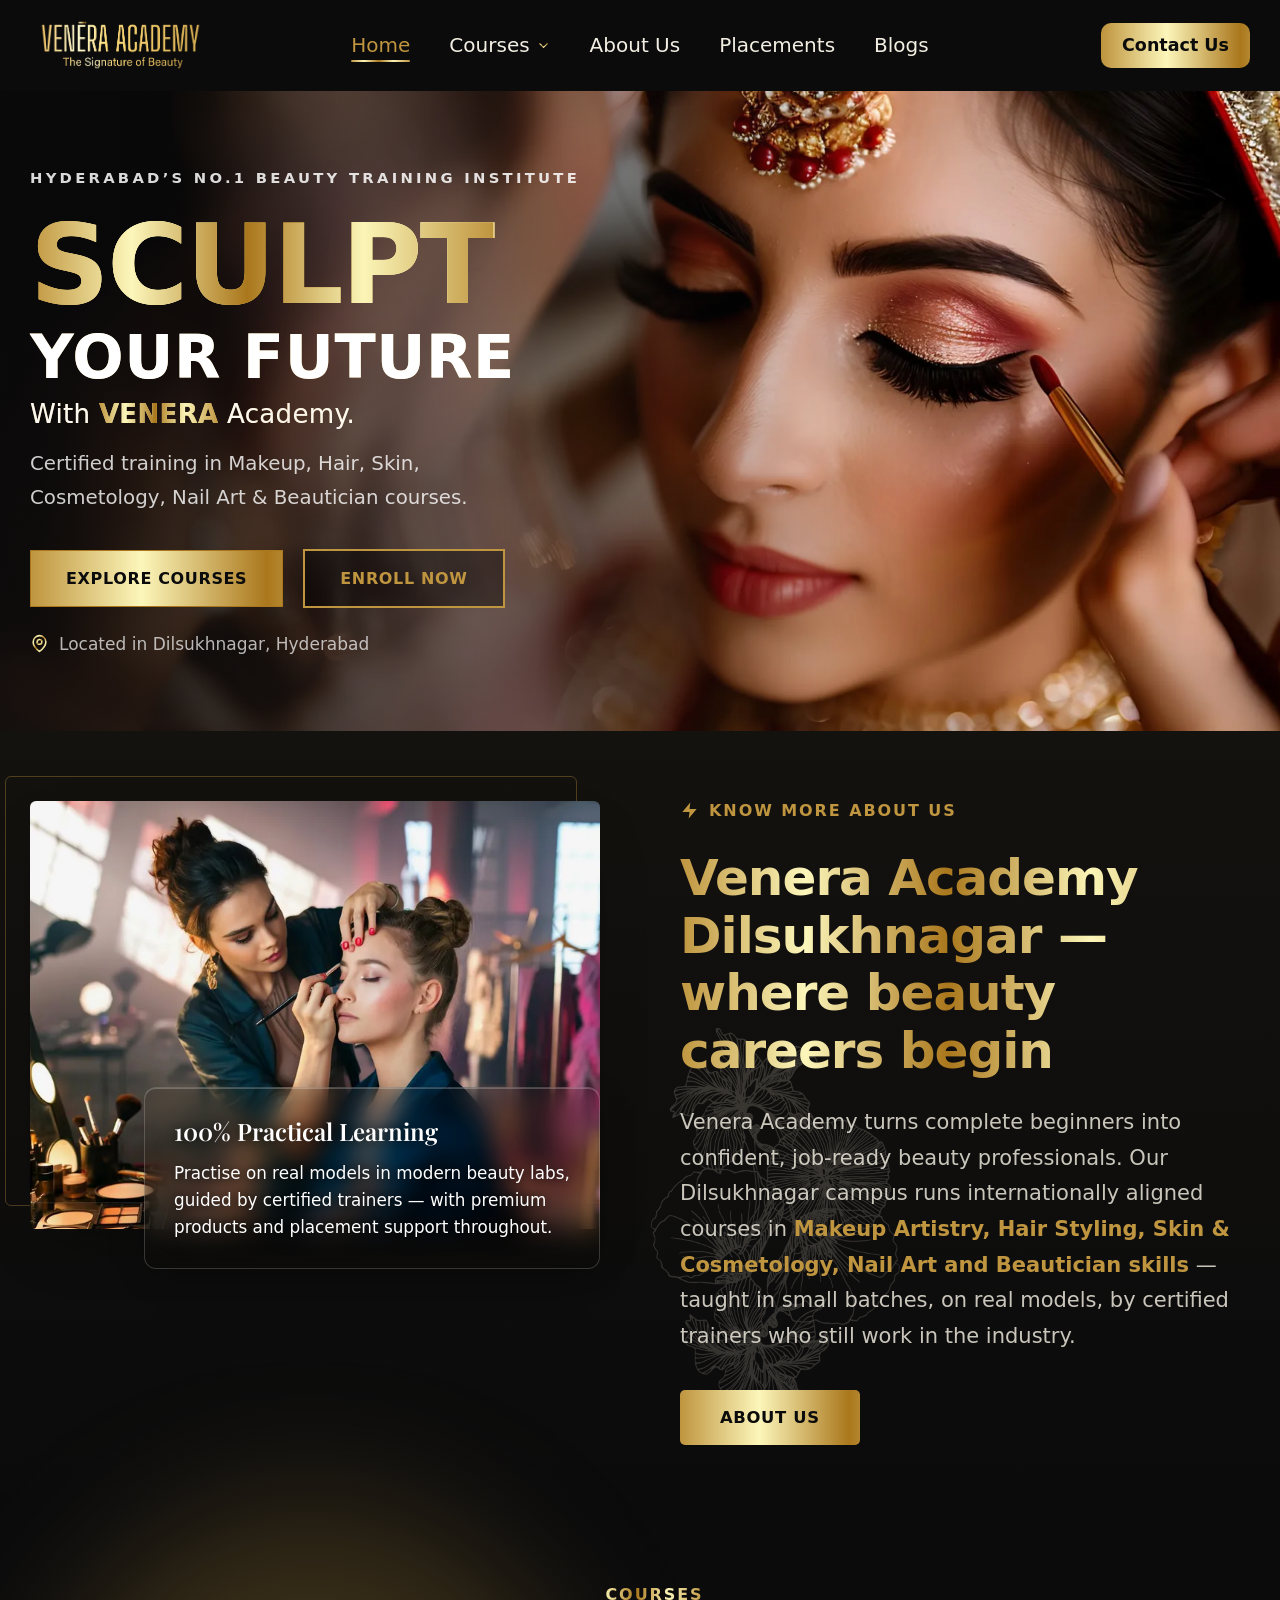
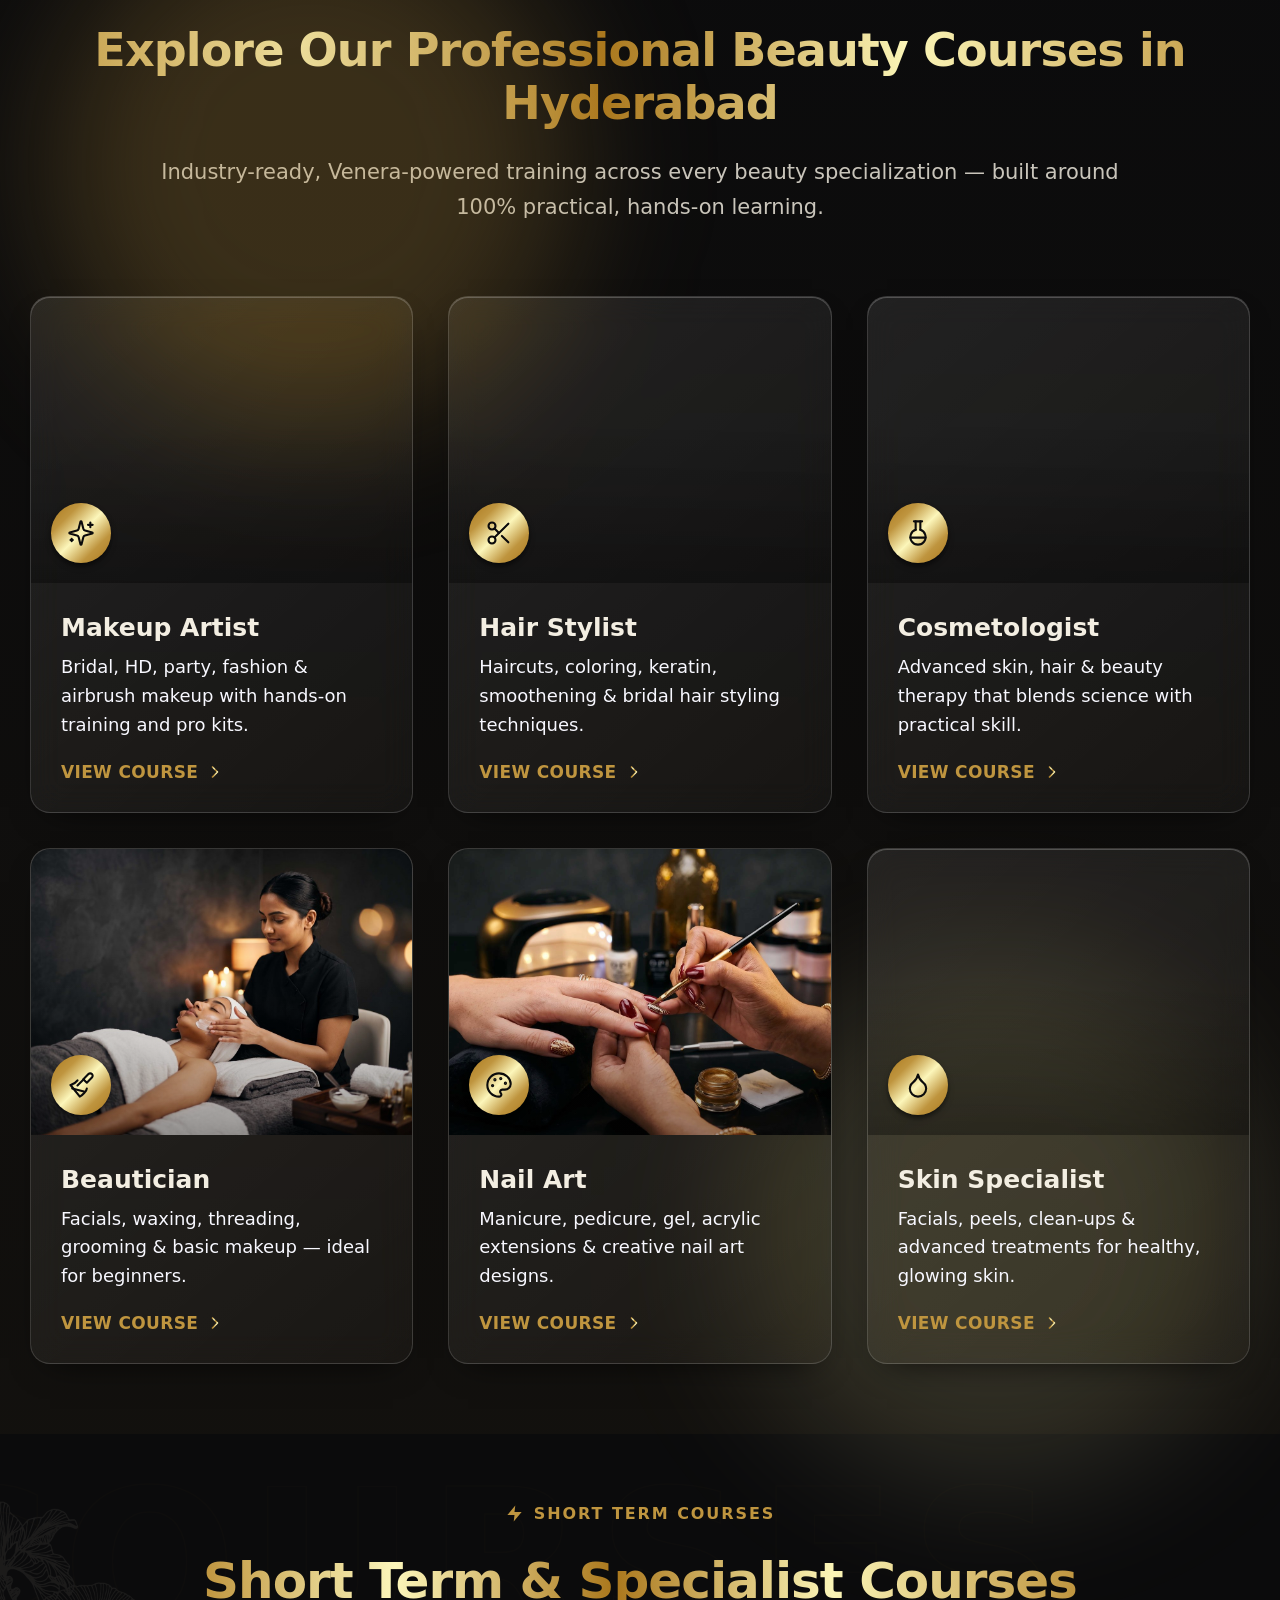
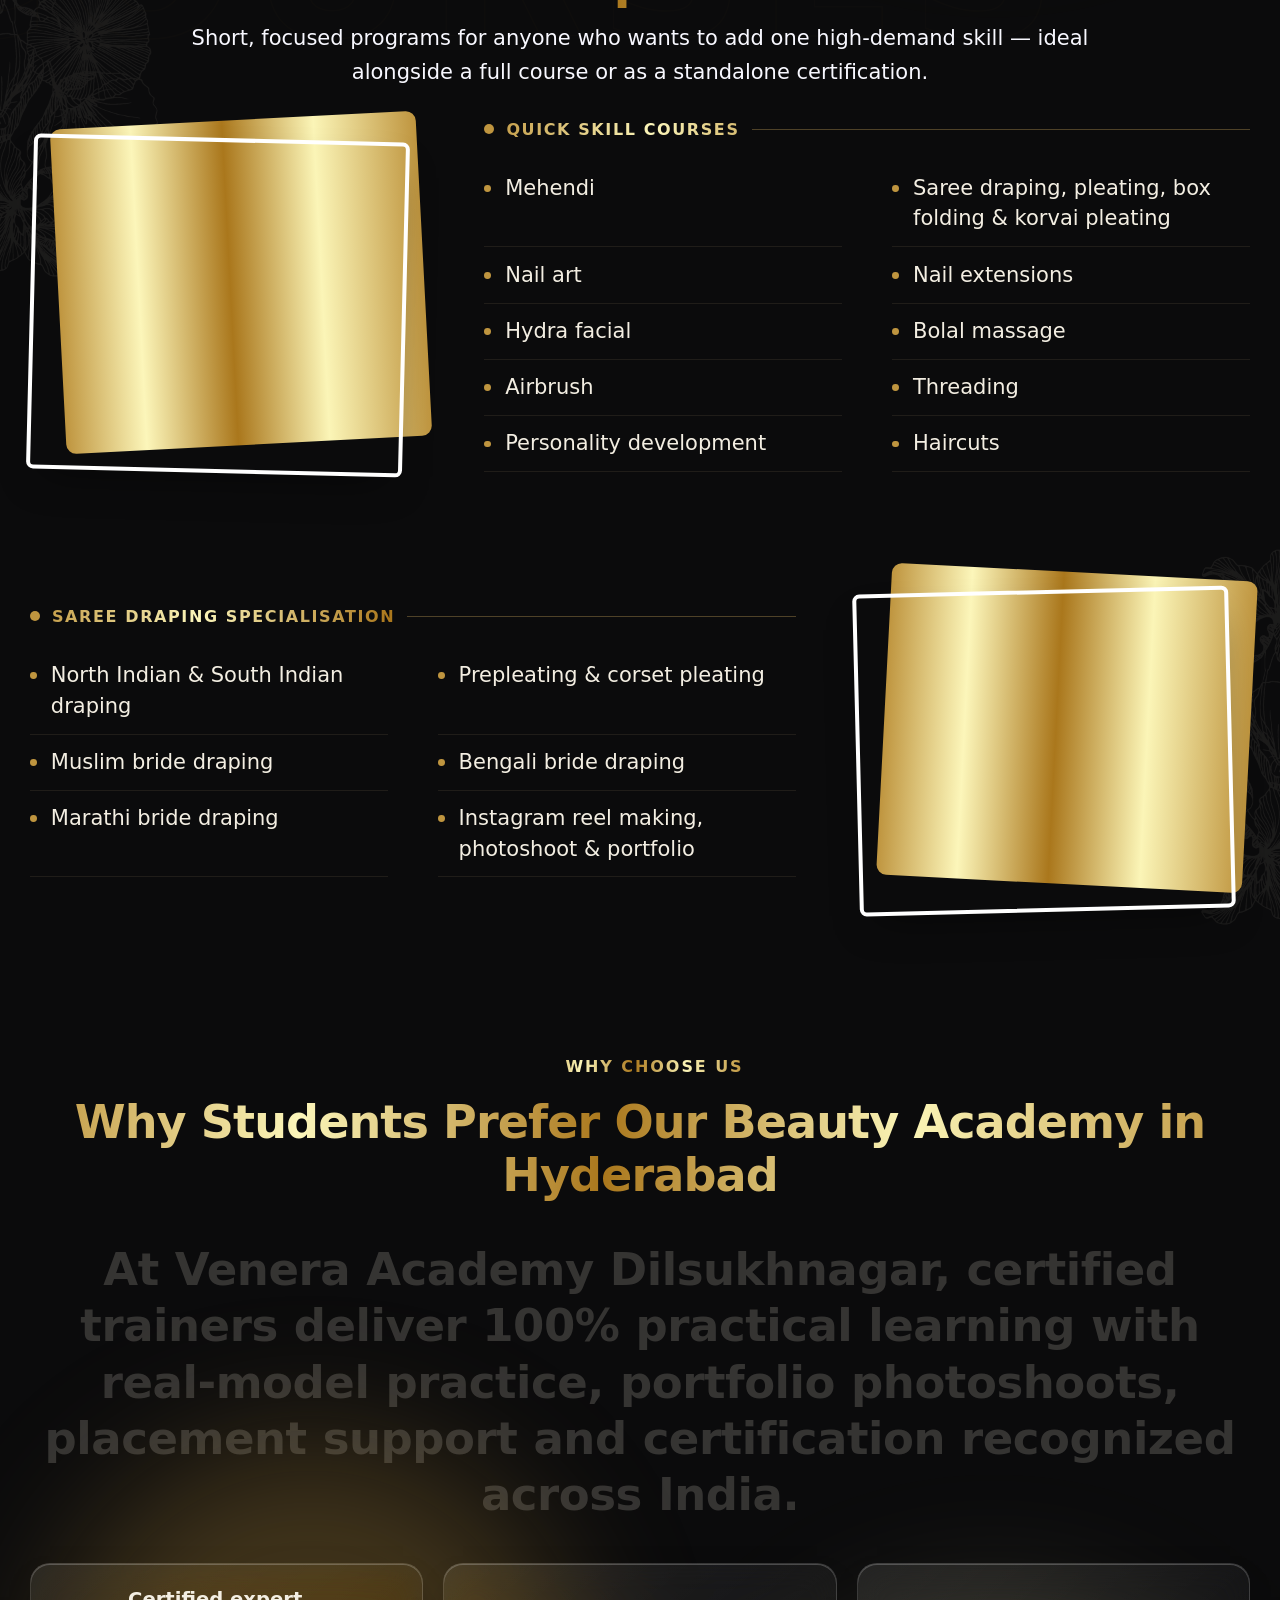
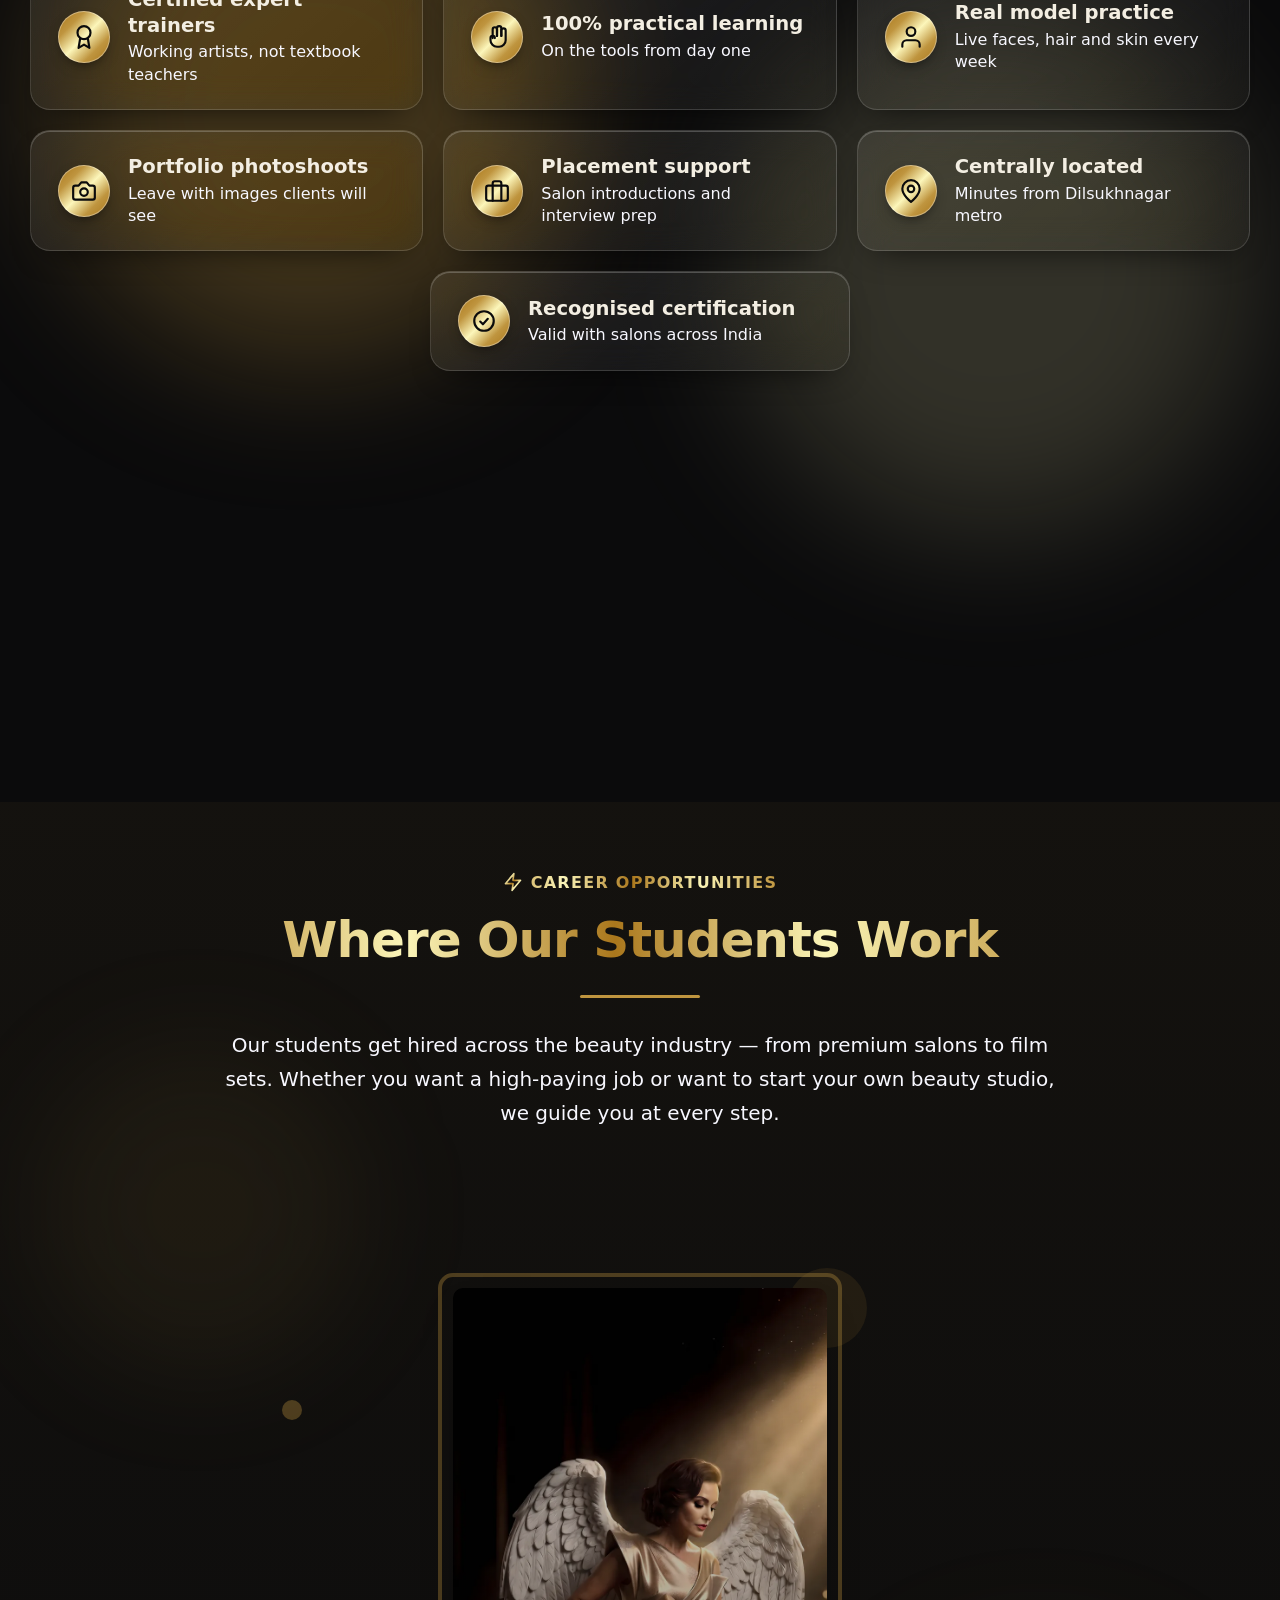
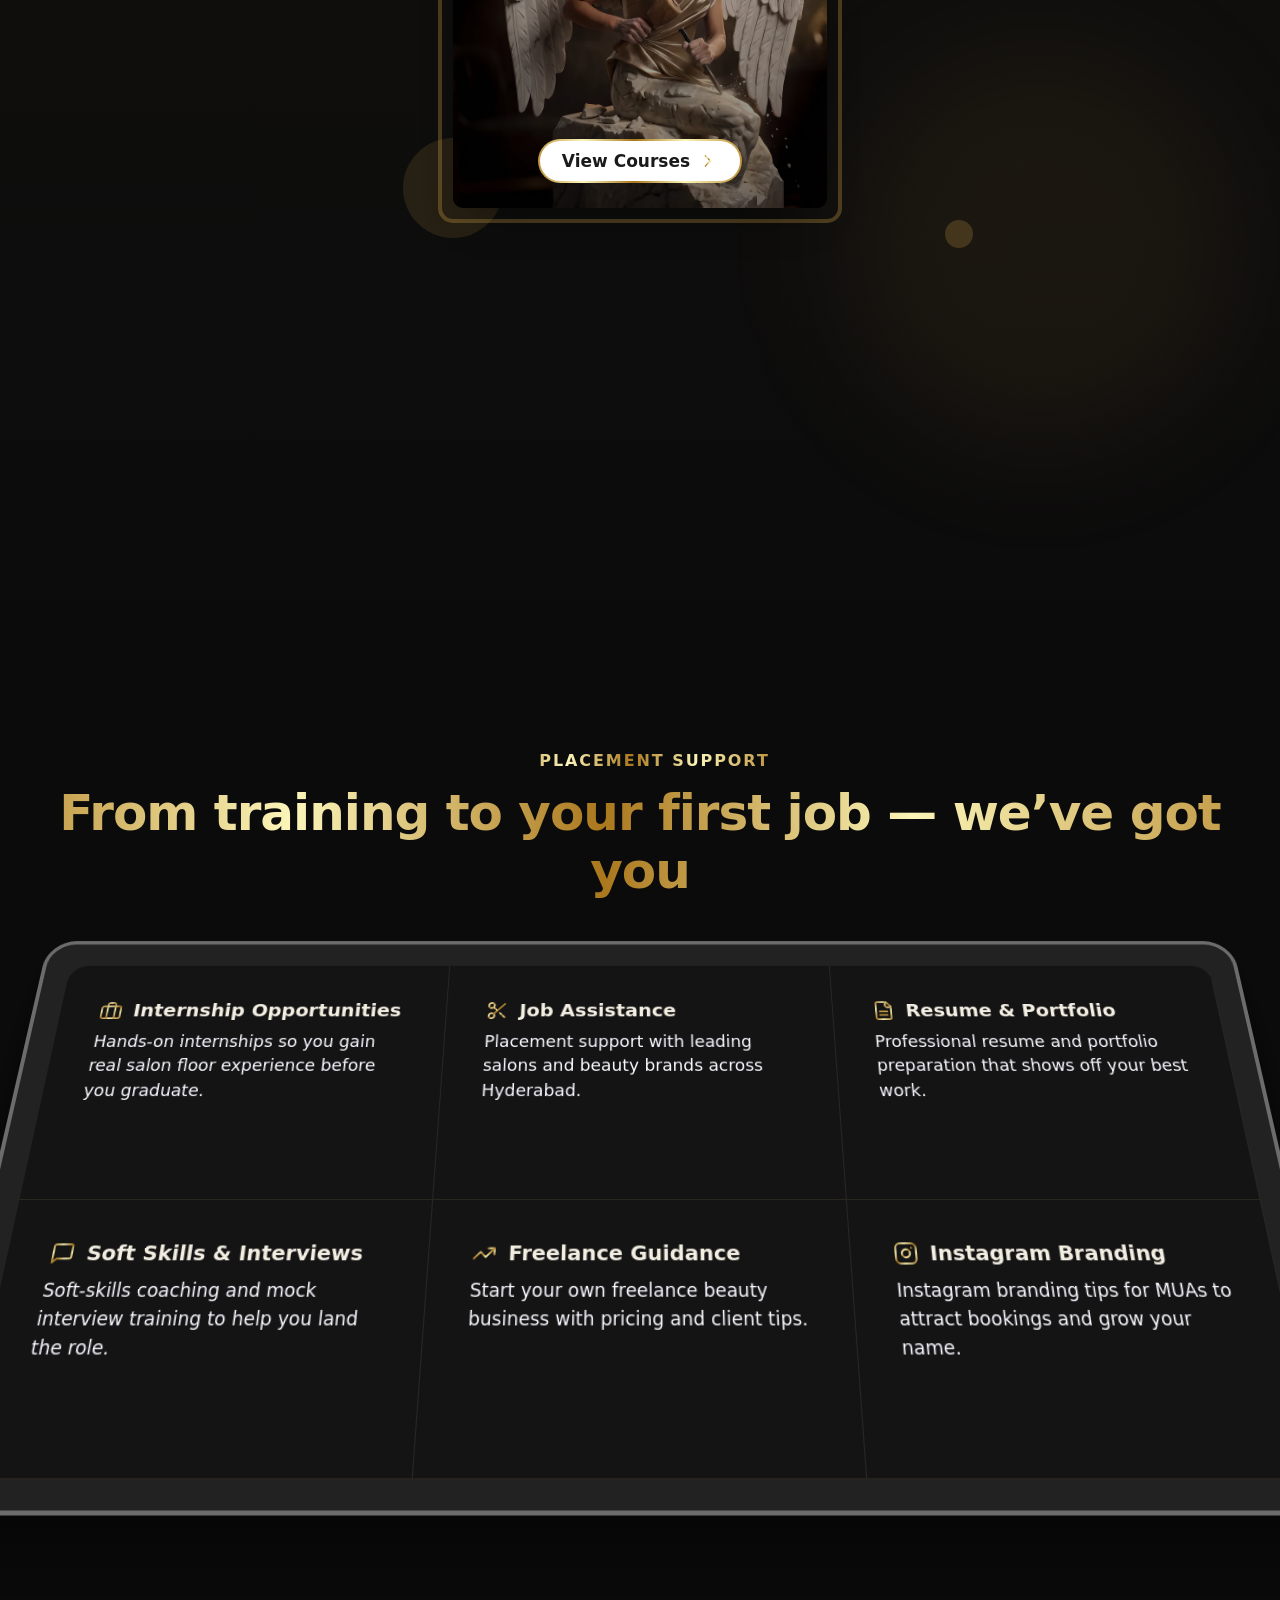
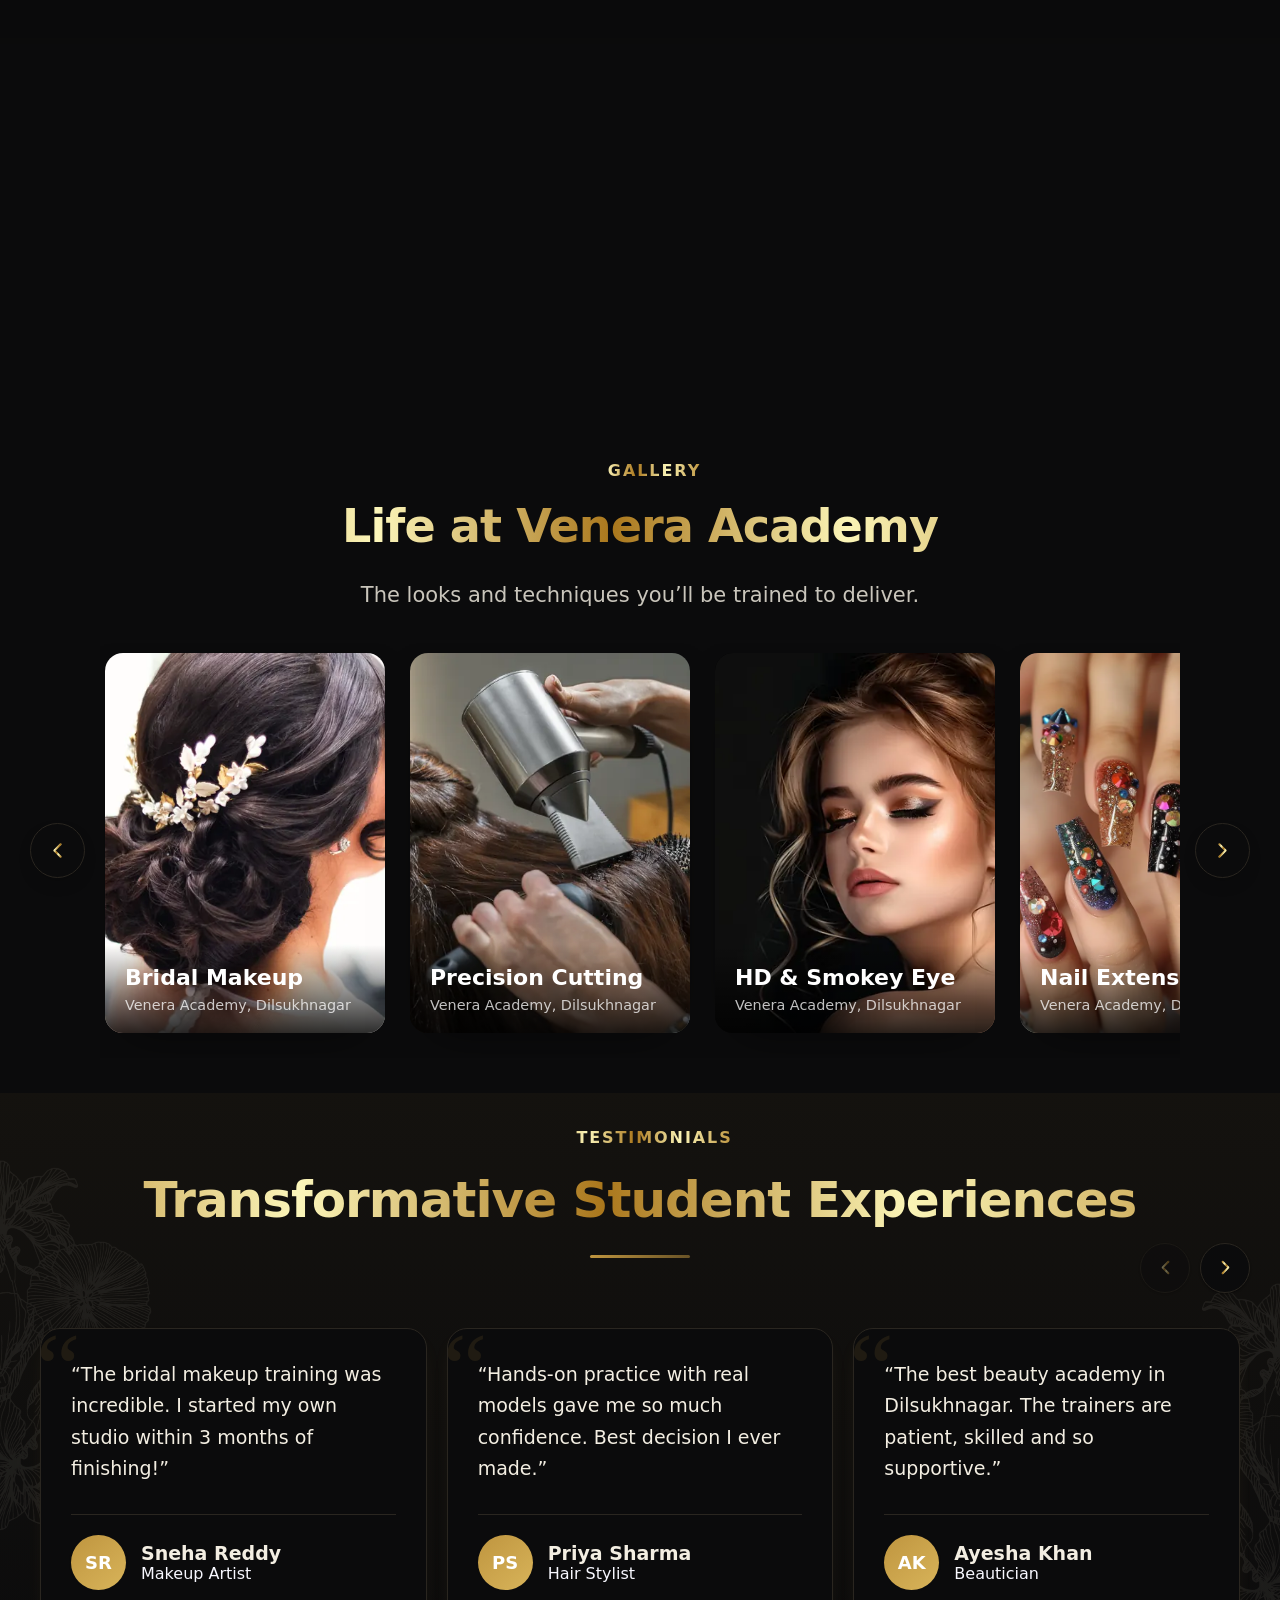
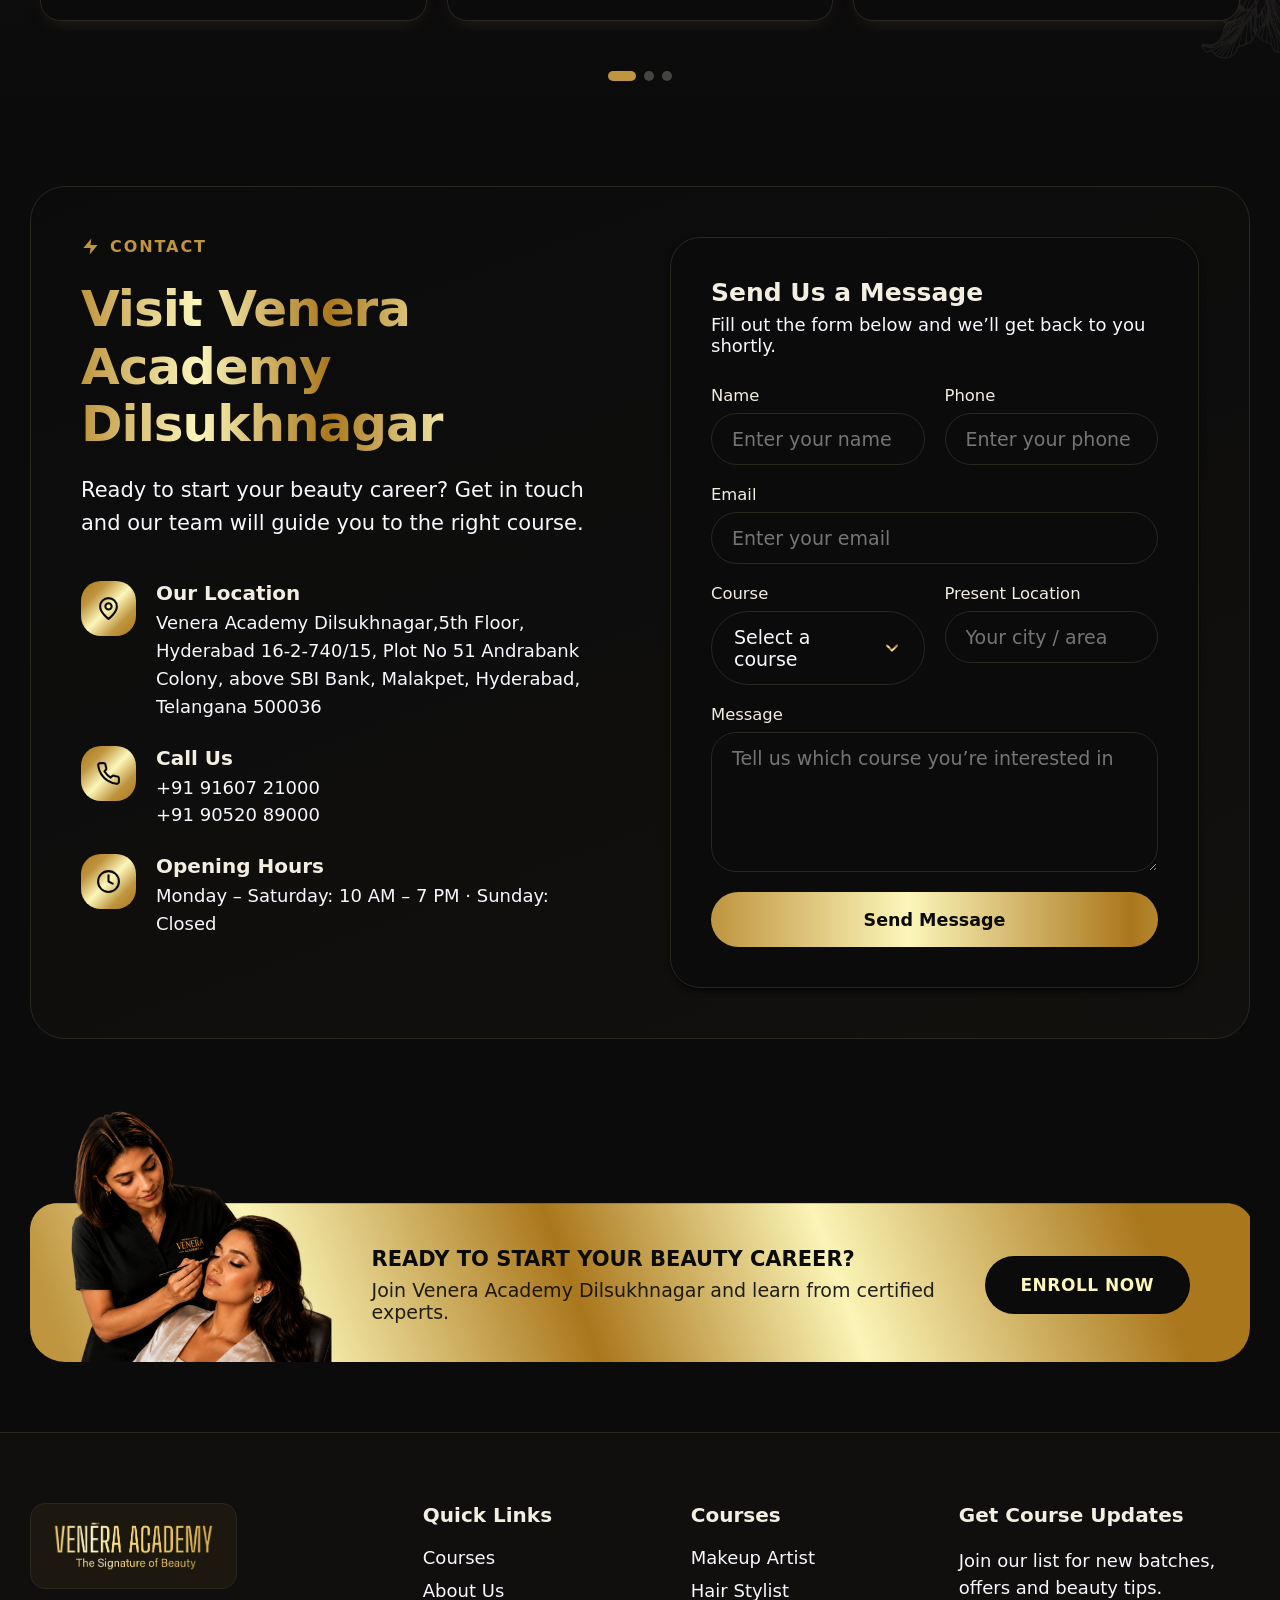
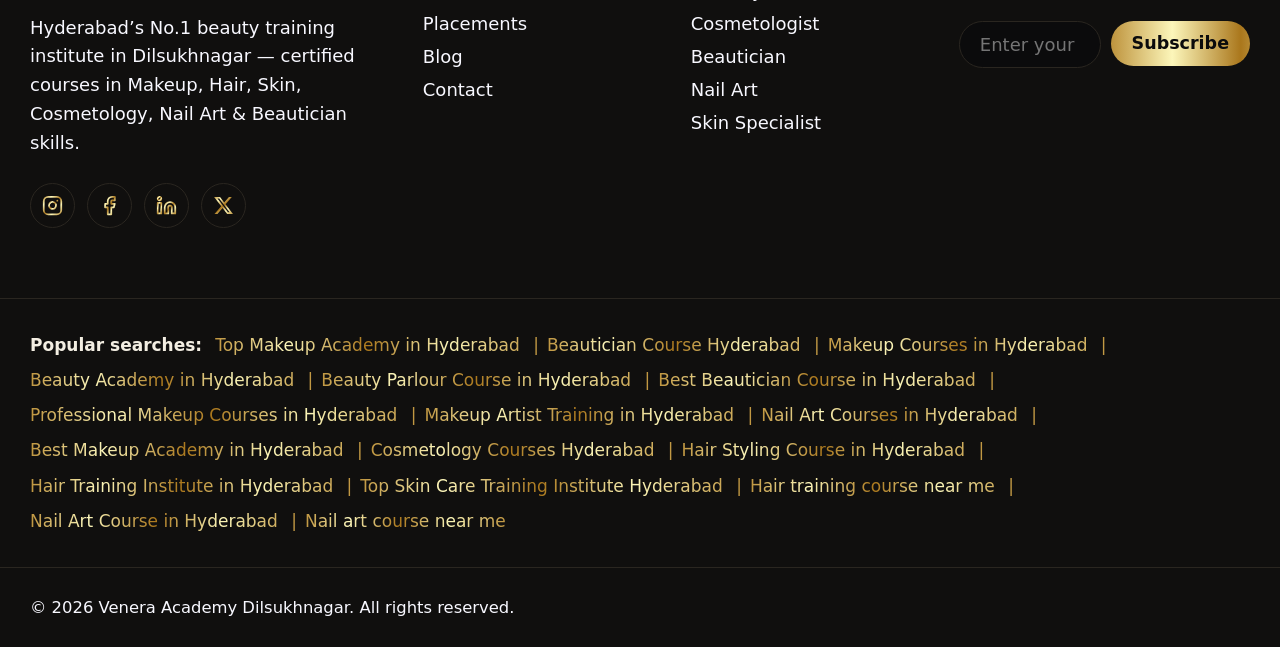
<file: index.html>
<!DOCTYPE html>
<html lang="en-IN">

<head>
	<meta charset="UTF-8">
	<meta name="viewport" content="width=device-width, initial-scale=1.0">
	<link rel="icon" type="image/png" sizes="16x16" href="assets/img/favicon-16.png">
	<link rel="icon" type="image/png" sizes="32x32" href="assets/img/favicon-32.png">
	<link rel="icon" type="image/png" sizes="48x48" href="assets/img/favicon-48.png">
	<link rel="icon" type="image/png" sizes="256x256" href="assets/img/favicon.png">
	<link rel="apple-touch-icon" sizes="180x180" href="assets/img/apple-touch-icon.png">
	<link rel="manifest" href="site.webmanifest">
	<title>Venera Academy Dilsukhnagar | Best Beauty Training Institute in Hyderabad</title>
	<meta name="description" content="Venera Academy Dilsukhnagar — Hyderabad's leading beauty training institute. Certified courses in Makeup, Hair, Skin, Cosmetology, Nail Art &amp; Beautician with 100% practical training and placement support.">
	<meta name="keywords" content="Venera Academy Dilsukhnagar, beauty academy Hyderabad, beauty training institute Hyderabad, makeup course Hyderabad, hair styling course, cosmetology course, nail art course, beautician course, skin care training">
	<meta name="author" content="Venera Academy Dilsukhnagar">
	<meta name="robots" content="index, follow, max-snippet:-1, max-image-preview:large, max-video-preview:-1">
	<meta name="theme-color" content="#0B0B0C">
	<link rel="canonical" href="https://www.venera-academy.com/">
	<!-- Local / GEO -->
	<meta name="geo.region" content="IN-TG">
	<meta name="geo.placename" content="Dilsukhnagar, Malakpet, Hyderabad">
	<meta name="geo.position" content="17.3746;78.5063">
	<meta name="ICBM" content="17.3746, 78.5063">
	<meta name="business:contact_data:street_address" content="5th Floor, 16-2-740/15, Plot No 51, Andrabank Colony, above SBI Bank">
	<meta name="business:contact_data:locality" content="Malakpet, Hyderabad">
	<meta name="business:contact_data:region" content="Telangana">
	<meta name="business:contact_data:postal_code" content="500036">
	<meta name="business:contact_data:country_name" content="India">
	<meta name="business:contact_data:phone_number" content="+91-91607-21000">
	<meta name="business:contact_data:email" content="info@veneraacademy.in">
	<!-- Open Graph -->
	<meta property="og:type" content="website">
	<meta property="og:site_name" content="Venera Academy Dilsukhnagar">
	<meta property="og:title" content="Venera Academy Dilsukhnagar | Best Beauty Training Institute in Hyderabad">
	<meta property="og:description" content="Venera Academy Dilsukhnagar — Hyderabad's leading beauty training institute. Certified courses in Makeup, Hair, Skin, Cosmetology, Nail Art &amp; Beautician with 100% practical training and placement support.">
	<meta property="og:url" content="https://www.venera-academy.com/">
	<meta property="og:locale" content="en_IN">
	<meta property="og:image" content="https://www.venera-academy.com/assets/img/beauty-training-institute-hyderabad-hero.png">
	<meta property="og:image:secure_url" content="https://www.venera-academy.com/assets/img/beauty-training-institute-hyderabad-hero.png">
	<meta property="og:image:type" content="image/png">
	<meta property="og:image:width" content="1920">
	<meta property="og:image:height" content="900">
	<meta property="og:image:alt" content="Venera Academy Dilsukhnagar — beauty training institute in Hyderabad">
	<!-- Twitter / X -->
	<meta name="twitter:card" content="summary_large_image">
	<meta name="twitter:site" content="@veneraacademy">
	<meta name="twitter:creator" content="@veneraacademy">
	<meta name="twitter:title" content="Venera Academy Dilsukhnagar | Best Beauty Training Institute in Hyderabad">
	<meta name="twitter:description" content="Venera Academy Dilsukhnagar — Hyderabad's leading beauty training institute. Certified courses in Makeup, Hair, Skin, Cosmetology, Nail Art &amp; Beautician with 100% practical training and placement support.">
	<meta name="twitter:image" content="https://www.venera-academy.com/assets/img/beauty-training-institute-hyderabad-hero.png">
	<meta name="twitter:image:alt" content="Venera Academy Dilsukhnagar — beauty training institute in Hyderabad">
	<link rel="preconnect" href="https://fonts.googleapis.com">
	<link rel="preconnect" href="https://fonts.gstatic.com" crossorigin>
	<link href="https://fonts.googleapis.com/css2?family=Playfair+Display:ital,wght@0,600;0,700;1,600&display=swap" rel="stylesheet">
	<link rel="stylesheet" href="css/styles.css">
	<!-- SEO:START — structured data (schema.org). Generated; keep in sync with visible page content. -->
	<script type="application/ld+json">
	{
		"@context": "https://schema.org",
		"@graph": [
			{
				"@type": [
					"EducationalOrganization",
					"LocalBusiness"
				],
				"@id": "https://www.venera-academy.com/#localbusiness",
				"name": "Venera Academy Dilsukhnagar",
				"alternateName": [
					"Venera Academy",
					"Venera Beauty Academy Hyderabad"
				],
				"url": "https://www.venera-academy.com/",
				"logo": {
					"@type": "ImageObject",
					"url": "https://www.venera-academy.com/assets/img/venera-academy-logo-gold.png",
					"width": 1500,
					"height": 465
				},
				"image": "https://www.venera-academy.com/assets/img/beauty-training-institute-hyderabad-hero.png",
				"description": "Venera Academy Dilsukhnagar is a leading beauty training institute in Hyderabad offering certified courses in Makeup, Hair Styling, Skin, Cosmetology, Nail Art and Beautician skills with 100% practical training and placement support.",
				"telephone": "+91-91607-21000",
				"email": "info@veneraacademy.in",
				"priceRange": "₹₹",
				"currenciesAccepted": "INR",
				"address": {
					"@type": "PostalAddress",
					"streetAddress": "5th Floor, 16-2-740/15, Plot No 51, Andrabank Colony, above SBI Bank",
					"addressLocality": "Malakpet",
					"addressRegion": "Telangana",
					"postalCode": "500036",
					"addressCountry": "IN"
				},
				"geo": {
					"@type": "GeoCoordinates",
					"latitude": "17.3746",
					"longitude": "78.5063"
				},
				"hasMap": "https://www.google.com/maps?q=Andrabank+Colony,+Malakpet,+Hyderabad,+Telangana+500036",
				"openingHoursSpecification": [
					{
						"@type": "OpeningHoursSpecification",
						"dayOfWeek": [
							"Monday",
							"Tuesday",
							"Wednesday",
							"Thursday",
							"Friday",
							"Saturday"
						],
						"opens": "10:00",
						"closes": "19:00"
					}
				],
				"areaServed": [
					{
						"@type": "City",
						"name": "Hyderabad"
					},
					{
						"@type": "City",
						"name": "Secunderabad"
					},
					{
						"@type": "AdministrativeArea",
						"name": "Telangana"
					}
				],
				"knowsAbout": [
					"Bridal Makeup",
					"HD Makeup",
					"Airbrush Makeup",
					"Hair Cutting",
					"Hair Coloring",
					"Keratin Treatment",
					"Cosmetology",
					"Skin Care Treatments",
					"Nail Art",
					"Nail Extensions",
					"Beauty Therapy",
					"Salon Management"
				],
				"sameAs": [
					"https://www.instagram.com/veneraacademyofficial/",
					"https://www.facebook.com/VeneraAcademyofficial",
					"https://www.linkedin.com/company/veneraacademy",
					"https://x.com/veneraacademy"
				],
				"contactPoint": [
					{
						"@type": "ContactPoint",
						"telephone": "+91-91607-21000",
						"contactType": "admissions",
						"email": "info@veneraacademy.in",
						"areaServed": "IN",
						"availableLanguage": [
							"en",
							"te",
							"hi"
						]
					}
				]
			},
			{
				"@type": "WebSite",
				"@id": "https://www.venera-academy.com/#website",
				"url": "https://www.venera-academy.com/",
				"name": "Venera Academy Dilsukhnagar",
				"publisher": {
					"@id": "https://www.venera-academy.com/#localbusiness"
				},
				"inLanguage": "en-IN",
				"potentialAction": {
					"@type": "SearchAction",
					"target": {
						"@type": "EntryPoint",
						"urlTemplate": "https://www.venera-academy.com/blog.html?q={search_term_string}"
					},
					"query-input": "required name=search_term_string"
				}
			},
			{
				"@type": "WebPage",
				"@id": "https://www.venera-academy.com/#webpage",
				"url": "https://www.venera-academy.com/",
				"name": "Venera Academy Dilsukhnagar | Best Beauty Training Institute in Hyderabad",
				"description": "Venera Academy Dilsukhnagar — Hyderabad's leading beauty training institute. Certified courses in Makeup, Hair, Skin, Cosmetology, Nail Art & Beautician with 100% practical training and placement support.",
				"isPartOf": {
					"@id": "https://www.venera-academy.com/#website"
				},
				"about": {
					"@id": "https://www.venera-academy.com/#localbusiness"
				},
				"inLanguage": "en-IN",
				"primaryImageOfPage": {
					"@type": "ImageObject",
					"url": "https://www.venera-academy.com/assets/img/beauty-training-institute-hyderabad-hero.png"
				},
				"speakable": {
					"@type": "SpeakableSpecification",
					"cssSelector": [
						"h1",
						".hero-sub",
						".chero-sub",
						".about-hero p"
					]
				}
			},
			{
				"@type": "ItemList",
				"@id": "https://www.venera-academy.com/#courses-list",
				"name": "Beauty Courses in Hyderabad",
				"itemListElement": [
					{
						"@type": "ListItem",
						"position": 1,
						"name": "Makeup Artist Course",
						"url": "https://www.venera-academy.com/makeup-artist.html"
					},
					{
						"@type": "ListItem",
						"position": 2,
						"name": "Hair Styling & Hairdressing Course",
						"url": "https://www.venera-academy.com/hair-stylist.html"
					},
					{
						"@type": "ListItem",
						"position": 3,
						"name": "Cosmetology Course",
						"url": "https://www.venera-academy.com/cosmetologist.html"
					},
					{
						"@type": "ListItem",
						"position": 4,
						"name": "Beautician Course",
						"url": "https://www.venera-academy.com/beautician.html"
					},
					{
						"@type": "ListItem",
						"position": 5,
						"name": "Nail Art & Nail Extensions Course",
						"url": "https://www.venera-academy.com/nail.html"
					},
					{
						"@type": "ListItem",
						"position": 6,
						"name": "Skin Specialist Course",
						"url": "https://www.venera-academy.com/skin-specialist.html"
					}
				]
			}
		]
	}
	</script>
	<!-- SEO:END -->
</head>

<body>
	<!-- gold gradient for SVG icons -->
	<svg aria-hidden="true" focusable="false" width="0" height="0" style="position:absolute" xmlns="http://www.w3.org/2000/svg">
		<linearGradient id="gold-grad" x1="0" y1="0" x2="1" y2="1">
			<stop offset="0" stop-color="#BF953F"/>
			<stop offset="0.22" stop-color="#FCF6BA"/>
			<stop offset="0.5" stop-color="#AA771C"/>
			<stop offset="0.72" stop-color="#FBF5B7"/>
			<stop offset="1" stop-color="#BF953F"/>
		</linearGradient>
	</svg>
	<header class="header" id="header">
		<nav class="nav">
			<div class="nav-left">
				<a href="index.html" class="logo" aria-label="Venera Academy home" title="Venera Academy home">
					<img src="assets/img/venera-academy-logo-gold.png" alt="Venera Academy Dilsukhnagar" title="Venera Academy Dilsukhnagar — home" width="1500" height="465" loading="eager" decoding="async">
				</a>

				<!-- Desktop navigation -->
				<div class="nav-menu" id="nav-menu">
					<a href="index.html" class="nav-link" title="Home">Home</a>
					<!-- Courses -->
					<div class="nav-item" data-menu="product">
						<a class="nav-trigger" href="courses.html" title="Courses" aria-haspopup="true" aria-expanded="false">
							Courses
							<svg class="chevron" viewBox="0 0 24 24" fill="none" stroke="currentColor" stroke-width="2" stroke-linecap="round" stroke-linejoin="round"><polyline points="6 9 12 15 18 9"></polyline></svg>
						</a>
						<div class="dropdown" role="menu">
							<div class="dropdown-panel">
								<ul class="grid grid-2" id="product-list"></ul>
								<div class="dropdown-footer">
									<p>Not sure which to pick? <a href="tel:9160721000" title="Talk to a counsellor">Talk to a counsellor</a></p>
								</div>
							</div>
						</div>
					</div>

					<a href="about.html" class="nav-link" title="About Us">About Us</a>
					<a href="placements.html" class="nav-link" title="Placements">Placements</a>
					<a href="blog.html" class="nav-link" title="Blogs">Blogs</a>
				</div>
			</div>

			<div class="nav-actions">
				<a href="contact.html" class="btn btn-primary" title="Contact Us">Contact Us</a>
			</div>

			<button class="btn btn-outline btn-icon menu-toggle" id="menu-toggle" aria-expanded="false" aria-controls="mobile-menu" aria-label="Toggle menu">
				<svg class="menu-icon" viewBox="0 0 24 24" fill="none" stroke="currentColor" stroke-width="2" stroke-linecap="round" stroke-linejoin="round">
					<line class="line line-top" x1="3" y1="6" x2="21" y2="6"></line>
					<line class="line line-mid" x1="3" y1="12" x2="21" y2="12"></line>
					<line class="line line-bot" x1="3" y1="18" x2="21" y2="18"></line>
				</svg>
			</button>
		</nav>
	</header>

	<!-- Mobile menu (populated + toggled by JS) -->
	<div class="mobile-menu" id="mobile-menu" aria-hidden="true">
		<div class="mobile-menu-inner">
			<div class="mobile-links">
				<a href="index.html" class="mobile-link" title="Home">Home</a>
					<a href="courses.html" class="mobile-section mobile-link" title="Courses">Courses</a>
				<div id="m-product"></div>
					<a href="about.html" class="mobile-link" title="About Us">About Us</a>
					<a href="placements.html" class="mobile-link" title="Placements">Placements</a>
					<a href="blog.html" class="mobile-link" title="Blogs">Blogs</a>
			</div>
			<div class="mobile-actions">
				<a href="contact.html" class="btn btn-primary btn-block" title="Contact Us">Contact Us</a>
			</div>
		</div>
	</div>

	<!-- Hero -->
	<main class="hero-main">
		<section class="hero">
			<div class="hero-photo" aria-hidden="true">
				<picture>
					<img class="hero-slide is-active" src="assets/img/hero/hero-bridal.webp" srcset="assets/img/hero/hero-bridal-1200.webp 1200w, assets/img/hero/hero-bridal.webp 1920w" sizes="100vw" alt="Bridal makeup artist detailing a bride's eye makeup at Venera Academy" title="Bridal makeup training in Hyderabad" width="1920" height="960" loading="eager" fetchpriority="high" decoding="async">
				</picture>
				<picture>
					<img class="hero-slide" src="assets/img/hero/hero-pearl.webp" srcset="assets/img/hero/hero-pearl-1200.webp 1200w, assets/img/hero/hero-pearl.webp 1920w" sizes="100vw" alt="Beauty student wearing a pearl headband with evening makeup by Venera Academy" title="Evening and party makeup training" width="1920" height="960" loading="lazy" decoding="async">
				</picture>
				<picture>
					<img class="hero-slide" src="assets/img/hero/hero-glam.webp" srcset="assets/img/hero/hero-glam-1200.webp 1200w, assets/img/hero/hero-glam.webp 1920w" sizes="100vw" alt="Soft-glam makeup and a textured updo created by a Venera Academy student" title="Glam makeup and hairstyling" width="1920" height="960" loading="lazy" decoding="async">
				</picture>
				<picture>
					<img class="hero-slide hero-slide--phone" src="assets/img/hero/hero-brush.webp" srcset="assets/img/hero/hero-brush-1200.webp 1200w, assets/img/hero/hero-brush.webp 1920w" sizes="100vw" alt="Makeup artist sculpting a client's cheekbones with a contour brush" title="Professional makeup artistry training" width="1920" height="960" loading="lazy" decoding="async">
				</picture>
			</div>
			<div class="hero-inner">
				<div class="hero-content">
					<span class="hero-eyebrow">Hyderabad’s No.1 Beauty<br class="brk-phone"> Training Institute</span>
					<h1 class="hero-title hero-title--sculpt">
						<span class="ht-sculpt"><em>Sculpt</em></span>
						<span class="ht-future">Your Future</span>
						<span class="ht-with">With <em>Venera</em> Academy.</span>
						<span class="sr-only">Venera Academy Dilsukhnagar — Best Beauty Training Institute in Hyderabad offering professional Makeup, Hair, Skin, Cosmetology, Nail Art &amp; Beautician courses with 100% practical training and placement support.</span>
					</h1>
					<p class="hero-sub">Certified training in Makeup, Hair, Skin,<br class="brk-line"> Cosmetology, Nail Art &amp; Beautician courses.</p>

					<div class="hero-actions">
						<div class="hero-btn-row">
							<a href="#courses" class="hero-cta" title="Explore Courses">Explore Courses</a>
							<a href="#message" class="hero-cta hero-cta-alt" title="Enroll Now">Enroll Now</a>
						</div>
					</div>

					<p class="hero-location">
						<svg viewBox="0 0 24 24" fill="none" stroke="currentColor" stroke-width="2" stroke-linecap="round" stroke-linejoin="round"><path d="M20 10c0 6-8 12-8 12s-8-6-8-12a8 8 0 0 1 16 0Z"/><circle cx="12" cy="10" r="3"/></svg>
						Located in Dilsukhnagar, Hyderabad
					</p>
				</div>
			</div>
		</section>

		<!-- About Us -->
		<section class="about" id="about">
			<div class="about-inner">
				<div class="about-cols">
					<!-- Left: text + button + small image card -->
					<div class="about-col-left reveal reveal-left">
						<img class="about-flower" src="assets/img/decorative-floral-accent.png" alt="" aria-hidden="true" width="600" height="600" loading="lazy" decoding="async">
						<span class="about-eyebrow">Know More About Us</span>
						<h2 class="about-title">Venera Academy Dilsukhnagar — where beauty careers begin</h2>
						<p class="about-text">Venera Academy turns complete beginners into confident, job-ready beauty professionals. Our Dilsukhnagar campus runs internationally aligned courses in <strong>Makeup Artistry, Hair Styling, Skin &amp; Cosmetology, Nail Art and Beautician skills</strong> — taught in small batches, on real models, by certified trainers who still work in the industry.</p>
						<a href="about.html" class="about-btn" title="About Us">About Us</a>
					</div>

					<!-- Right: practical-learning feature -->
					<div class="about-col-right reveal reveal-right">
						<div class="about-feature">
							<img class="about-feature-img" src="assets/img/about/about-practical.webp" alt="Certified trainer guiding a student through a hands-on makeup session" title="100% practical training" width="768" height="768" loading="lazy" decoding="async">
							<div class="about-feature-card">
								<h3>100% Practical Learning</h3>
								<p>Practise on real models in modern beauty labs, guided by certified trainers — with premium products and placement support throughout.</p>
							</div>
						</div>
					</div>
				</div>
			</div>
		</section>

		<!-- Our Top Courses -->
		<section class="courses" id="courses">
			<div class="courses-inner">
				<div class="about-head">
					<span class="section-eyebrow">Courses</span>
					<h2 class="section-title">Explore Our Professional Beauty Courses in Hyderabad</h2>
					<p class="about-text">Industry-ready, Venera-powered training across every beauty specialization — built around 100% practical, hands-on learning.</p>
				</div>

				<div class="feature-grid" id="feature-grid"></div>
			</div>
		</section>

		<!-- Short Term Courses -->
		<section class="course-modules" id="short-term" data-watermark="COURSES">
			<div class="cm-inner">
				<span class="badge-pill">Short Term Courses</span>
				<div class="cm-head">
					<h2>Short Term &amp; Specialist Courses</h2>
					<p>Short, focused programs for anyone who wants to add one high-demand skill — ideal alongside a full course or as a standalone certification.</p>
				</div>
				<div class="cm-group cm-group--split">
					<div class="cm-shot">
						<img src="assets/img/library/bridal-mehendi-design.webp" srcset="assets/img/library/bridal-mehendi-design-800.webp 800w, assets/img/library/bridal-mehendi-design.webp 1600w" sizes="(min-width: 900px) 38vw, 100vw" width="1600" height="1067" loading="lazy" decoding="async" alt="Bridal mehendi design, taught as a short term course">
					</div>
					<div class="cm-body">
						<h3 class="cm-subtitle">Quick Skill Courses</h3>
						<div class="cm-grid">
							<div class="cm-item"><p>Mehendi</p></div>
							<div class="cm-item"><p>Saree draping, pleating, box folding &amp; korvai pleating</p></div>
							<div class="cm-item"><p>Nail art</p></div>
							<div class="cm-item"><p>Nail extensions</p></div>
							<div class="cm-item"><p>Hydra facial</p></div>
							<div class="cm-item"><p>Bolal massage</p></div>
							<div class="cm-item"><p>Airbrush</p></div>
							<div class="cm-item"><p>Threading</p></div>
							<div class="cm-item"><p>Personality development</p></div>
							<div class="cm-item"><p>Haircuts</p></div>
						</div>
					</div>
				</div>
				<div class="cm-group cm-group--split cm-group--flip">
					<div class="cm-shot">
						<img src="assets/img/library/saree-draping-portrait.webp" srcset="assets/img/library/saree-draping-portrait-800.webp 800w, assets/img/library/saree-draping-portrait.webp 1600w" sizes="(min-width: 900px) 38vw, 100vw" width="1600" height="1066" loading="lazy" decoding="async" alt="Saree draping specialisation at Venera Academy">
					</div>
					<div class="cm-body">
						<h3 class="cm-subtitle">Saree Draping Specialisation</h3>
						<div class="cm-grid">
							<div class="cm-item"><p>North Indian &amp; South Indian draping</p></div>
							<div class="cm-item"><p>Prepleating &amp; corset pleating</p></div>
							<div class="cm-item"><p>Muslim bride draping</p></div>
							<div class="cm-item"><p>Bengali bride draping</p></div>
							<div class="cm-item"><p>Marathi bride draping</p></div>
							<div class="cm-item"><p>Instagram reel making, photoshoot &amp; portfolio</p></div>
						</div>
					</div>
				</div>
			</div>
		</section>

		<!-- Why Choose Us -->
		<section class="why" id="why">
			<!-- Pinned scroll track: heading + reveal + reasons stay together -->
			<div class="why-track" id="why-track">
				<div class="why-stage">
					<div class="why-head about-head">
						<span class="section-eyebrow">Why Choose Us</span>
						<h2 class="section-title">Why Students Prefer Our Beauty Academy in Hyderabad</h2>
					</div>

					<!-- Scroll text reveal -->
					<div class="text-reveal" id="text-reveal">
						<p class="tr-text" id="tr-text"
							data-text="At Venera Academy Dilsukhnagar, certified trainers deliver 100% practical learning with real-model practice, portfolio photoshoots, placement support and certification recognized across India."></p>
					</div>

					<!-- Reasons grid -->
					<div class="why-inner">
						<ul class="why-grid" id="why-grid"></ul>
					</div>
				</div>
			</div>
		</section>

		<!-- Career Opportunities -->
		<section class="career" id="career">
			<div class="co-blur co-blur-1" aria-hidden="true"></div>
			<div class="co-blur co-blur-2" aria-hidden="true"></div>
			<div class="co-dot co-dot-1" aria-hidden="true"></div>
			<div class="co-dot co-dot-2" aria-hidden="true"></div>

			<div class="career-inner reveal-root">
				<div class="career-head">
					<span class="co-eyebrow"><svg viewBox="0 0 24 24" fill="none" stroke="currentColor" stroke-width="2" stroke-linecap="round" stroke-linejoin="round"><polygon points="13 2 3 14 12 14 11 22 21 10 12 10 13 2"/></svg> Career Opportunities</span>
					<h2 class="career-title">Where Our Students Work</h2>
					<div class="co-underline"></div>
					<p class="career-sub">Our students get hired across the beauty industry — from premium salons to film sets. Whether you want a high-paying job or want to start your own beauty studio, we guide you at every step.</p>
				</div>

				<div class="co-grid">
					<!-- Left column -->
					<div class="co-col">
						<div class="co-item" data-dir="left">
							<div class="co-item-head"><span class="co-chip"><svg viewBox="0 0 24 24" fill="none" stroke="currentColor" stroke-width="1.8" stroke-linecap="round" stroke-linejoin="round"><circle cx="6" cy="6" r="3"/><circle cx="6" cy="18" r="3"/><line x1="20" y1="4" x2="8.12" y2="15.88"/><line x1="14.47" y1="14.48" x2="20" y2="20"/><line x1="8.12" y1="8.12" x2="12" y2="12"/></svg></span><h3>Salons</h3></div>
							<p>Work at premium Salons and partner chains across India.</p>
						</div>
						<div class="co-item" data-dir="left">
							<div class="co-item-head"><span class="co-chip"><svg viewBox="0 0 24 24" fill="none" stroke="currentColor" stroke-width="1.8" stroke-linecap="round" stroke-linejoin="round"><path d="M3 9 5 3h14l2 6"/><path d="M4 9v11a1 1 0 0 0 1 1h14a1 1 0 0 0 1-1V9"/><path d="M9 21v-6h6v6"/></svg></span><h3>Top Beauty Studios</h3></div>
							<p>Join leading beauty studios and salons across Hyderabad.</p>
						</div>
						<div class="co-item" data-dir="left">
							<div class="co-item-head"><span class="co-chip"><svg viewBox="0 0 24 24" fill="none" stroke="currentColor" stroke-width="1.8" stroke-linecap="round" stroke-linejoin="round"><path d="M14.5 4h-5L7 7H4a2 2 0 0 0-2 2v9a2 2 0 0 0 2 2h16a2 2 0 0 0 2-2V9a2 2 0 0 0-2-2h-3l-2.5-3z"/><circle cx="12" cy="13" r="3"/></svg></span><h3>Fashion &amp; Editorial</h3></div>
							<p>Glam teams for runway shows, magazine and editorial shoots.</p>
						</div>
						<div class="co-item" data-dir="left">
							<div class="co-item-head"><span class="co-chip"><svg viewBox="0 0 24 24" fill="none" stroke="currentColor" stroke-width="1.8" stroke-linecap="round" stroke-linejoin="round"><path d="M19 14c1.49-1.46 3-3.21 3-5.5A5.5 5.5 0 0 0 16.5 3c-1.76 0-3 .5-4.5 2-1.5-1.5-2.74-2-4.5-2A5.5 5.5 0 0 0 2 8.5c0 2.3 1.5 4.05 3 5.5l7 7Z"/></svg></span><h3>Freelance Bridal Makeup</h3></div>
							<p>Build a profitable freelance bridal makeup career on your terms.</p>
						</div>
					</div>

					<!-- Center image -->
					<div class="co-center">
						<div class="co-figure">
							<div class="co-frame"></div>
							<div class="co-image">
								<img src="assets/img/about/career-angel.webp" alt="Sculpt your future with Venera Academy" title="Career opportunities after the course" width="900" height="1200" loading="lazy" decoding="async">
								<div class="co-image-overlay">
									<a href="#courses" class="co-portfolio" title="View Courses">View Courses <svg viewBox="0 0 24 24" fill="none" stroke="currentColor" stroke-width="2" stroke-linecap="round" stroke-linejoin="round"><path d="m9 18 6-6-6-6"/></svg></a>
								</div>
							</div>
							<span class="co-accent co-accent-1" aria-hidden="true"></span>
							<span class="co-accent co-accent-2" aria-hidden="true"></span>
						</div>
					</div>

					<!-- Right column -->
					<div class="co-col">
						<div class="co-item" data-dir="right">
							<div class="co-item-head"><span class="co-chip"><svg viewBox="0 0 24 24" fill="none" stroke="currentColor" stroke-width="1.8" stroke-linecap="round" stroke-linejoin="round"><path d="m4 6 16-2v16l-16-2z"/><path d="M4 6 2 9v6l2 3"/><path d="M8 5.5v13"/><path d="M12 5v14"/><path d="M16 4.5v15"/></svg></span><h3>TV &amp; Film Industry</h3></div>
							<p>Makeup artist roles in TV serials, films and OTT productions.</p>
						</div>
						<div class="co-item" data-dir="right">
							<div class="co-item-head"><span class="co-chip"><svg viewBox="0 0 24 24" fill="none" stroke="currentColor" stroke-width="1.8" stroke-linecap="round" stroke-linejoin="round"><path d="M9.937 15.5A2 2 0 0 0 8.5 14.063l-6.135-1.582a.5.5 0 0 1 0-.962L8.5 9.936A2 2 0 0 0 9.937 8.5l1.582-6.135a.5.5 0 0 1 .963 0L14.063 8.5A2 2 0 0 0 15.5 9.937l6.135 1.581a.5.5 0 0 1 0 .964L15.5 14.063a2 2 0 0 0-1.437 1.437l-1.582 6.135a.5.5 0 0 1-.963 0z"/></svg></span><h3>Nail Studios &amp; Spas</h3></div>
							<p>Specialist nail-art and therapy roles in studios and spas.</p>
						</div>
						<div class="co-item" data-dir="right">
							<div class="co-item-head"><span class="co-chip"><svg viewBox="0 0 24 24" fill="none" stroke="currentColor" stroke-width="1.8" stroke-linecap="round" stroke-linejoin="round"><path d="M12 22a7 7 0 0 0 7-7c0-2-1-3.9-3-5.5s-3.5-4-4-6.5c-.5 2.5-2 4.9-4 6.5C6 11.1 5 13 5 15a7 7 0 0 0 7 7z"/></svg></span><h3>Beauty &amp; Wellness Clinics</h3></div>
							<p>Skin, facial and wellness roles in clinics and centers.</p>
						</div>
						<div class="co-item" data-dir="right">
							<div class="co-item-head"><span class="co-chip"><svg viewBox="0 0 24 24" fill="none" stroke="currentColor" stroke-width="1.8" stroke-linecap="round" stroke-linejoin="round"><polyline points="22 7 13.5 15.5 8.5 10.5 2 17"/><polyline points="16 7 22 7 22 13"/></svg></span><h3>Salon Entrepreneurship</h3></div>
							<p>Start your own salon or home-based beauty business.</p>
						</div>
					</div>
				</div>

				<!-- Stats -->
				<div class="co-stats" id="co-stats">
					<div class="stat-card"><div class="stat-icon"><svg viewBox="0 0 24 24" fill="none" stroke="currentColor" stroke-width="1.8" stroke-linecap="round" stroke-linejoin="round"><circle cx="12" cy="8" r="6"/><path d="M15.477 12.89 17 22l-5-3-5 3 1.523-9.11"/></svg></div><div class="stat-value" data-value="100" data-suffix="+">0</div><p>Students Trained</p><span class="stat-bar"></span></div>
					<div class="stat-card"><div class="stat-icon"><svg viewBox="0 0 24 24" fill="none" stroke="currentColor" stroke-width="1.8" stroke-linecap="round" stroke-linejoin="round"><path d="M16 21v-2a4 4 0 0 0-4-4H6a4 4 0 0 0-4 4v2"/><circle cx="9" cy="7" r="4"/><path d="M22 21v-2a4 4 0 0 0-3-3.87"/><path d="M16 3.13a4 4 0 0 1 0 7.75"/></svg></div><div class="stat-value" data-value="15" data-suffix="+">0</div><p>Hiring Partners</p><span class="stat-bar"></span></div>
					<div class="stat-card"><div class="stat-icon"><svg viewBox="0 0 24 24" fill="none" stroke="currentColor" stroke-width="1.8" stroke-linecap="round" stroke-linejoin="round"><rect x="3" y="4" width="18" height="18" rx="2"/><path d="M16 2v4"/><path d="M8 2v4"/><path d="M3 10h18"/></svg></div><div class="stat-value" data-value="5" data-suffix="+">0</div><p>Years Experience</p><span class="stat-bar"></span></div>
					<div class="stat-card"><div class="stat-icon"><svg viewBox="0 0 24 24" fill="none" stroke="currentColor" stroke-width="1.8" stroke-linecap="round" stroke-linejoin="round"><polyline points="22 7 13.5 15.5 8.5 10.5 2 17"/><polyline points="16 7 22 7 22 13"/></svg></div><div class="stat-value" data-value="100" data-suffix="%">0</div><p>Placement Rate</p><span class="stat-bar"></span></div>
				</div>
			</div>
		</section>

		<!-- Placement Support (container scroll) -->
		<section class="placement" id="placement">
			<div class="container-scroll" id="container-scroll">
				<div class="cs-perspective">
					<div class="cs-header" id="cs-header">
						<span class="section-eyebrow">Placement Support</span>
						<h2 class="section-title">From training to your first job — we’ve got you</h2>
					</div>
					<div class="cs-card" id="cs-card">
						<div class="cs-card-inner">
							<div class="placement-grid">
								<div class="placement-item">
									<div class="pi-head"><svg viewBox="0 0 24 24" fill="none" stroke="currentColor" stroke-width="1.8" stroke-linecap="round" stroke-linejoin="round"><rect width="20" height="14" x="2" y="7" rx="2"/><path d="M16 21V5a2 2 0 0 0-2-2h-4a2 2 0 0 0-2 2v16"/></svg><h3>Internship Opportunities</h3></div>
									<p>Hands-on internships so you gain real salon floor experience before you graduate.</p>
								</div>
								<div class="placement-item">
									<div class="pi-head"><svg viewBox="0 0 24 24" fill="none" stroke="currentColor" stroke-width="1.8" stroke-linecap="round" stroke-linejoin="round"><circle cx="6" cy="6" r="3"/><circle cx="6" cy="18" r="3"/><line x1="20" y1="4" x2="8.12" y2="15.88"/><line x1="14.47" y1="14.48" x2="20" y2="20"/><line x1="8.12" y1="8.12" x2="12" y2="12"/></svg><h3>Job Assistance</h3></div>
									<p>Placement support with leading salons and beauty brands across Hyderabad.</p>
								</div>
								<div class="placement-item">
									<div class="pi-head"><svg viewBox="0 0 24 24" fill="none" stroke="currentColor" stroke-width="1.8" stroke-linecap="round" stroke-linejoin="round"><path d="M15 2H6a2 2 0 0 0-2 2v16a2 2 0 0 0 2 2h12a2 2 0 0 0 2-2V7Z"/><path d="M14 2v4a2 2 0 0 0 2 2h4"/><path d="M16 13H8"/><path d="M16 17H8"/></svg><h3>Resume &amp; Portfolio</h3></div>
									<p>Professional resume and portfolio preparation that shows off your best work.</p>
								</div>
								<div class="placement-item">
									<div class="pi-head"><svg viewBox="0 0 24 24" fill="none" stroke="currentColor" stroke-width="1.8" stroke-linecap="round" stroke-linejoin="round"><path d="M21 15a2 2 0 0 1-2 2H7l-4 4V5a2 2 0 0 1 2-2h14a2 2 0 0 1 2 2z"/></svg><h3>Soft Skills &amp; Interviews</h3></div>
									<p>Soft-skills coaching and mock interview training to help you land the role.</p>
								</div>
								<div class="placement-item">
									<div class="pi-head"><svg viewBox="0 0 24 24" fill="none" stroke="currentColor" stroke-width="1.8" stroke-linecap="round" stroke-linejoin="round"><polyline points="22 7 13.5 15.5 8.5 10.5 2 17"/><polyline points="16 7 22 7 22 13"/></svg><h3>Freelance Guidance</h3></div>
									<p>Start your own freelance beauty business with pricing and client tips.</p>
								</div>
								<div class="placement-item">
									<div class="pi-head"><svg viewBox="0 0 24 24" fill="none" stroke="currentColor" stroke-width="1.8" stroke-linecap="round" stroke-linejoin="round"><rect x="2" y="2" width="20" height="20" rx="5" ry="5"/><path d="M16 11.37A4 4 0 1 1 12.63 8 4 4 0 0 1 16 11.37z"/><line x1="17.5" y1="6.5" x2="17.51" y2="6.5"/></svg><h3>Instagram Branding</h3></div>
									<p>Instagram branding tips for MUAs to attract bookings and grow your name.</p>
								</div>
							</div>
						</div>
					</div>
				</div>
			</div>
		</section>

		<!-- Gallery (3D circular, auto-rotate + drag) -->
		<section class="gallery" id="gallery">
			<div class="gallery-head about-head">
				<span class="section-eyebrow">Gallery</span>
				<h2 class="section-title">Life at Venera Academy</h2>
				<p class="about-text">The looks and techniques you’ll be trained to deliver.</p>
			</div>
			<div class="hgallery" role="region" aria-label="Gallery carousel">
				<button class="hg-btn hg-prev" id="hg-prev" type="button" aria-label="Previous">
					<svg viewBox="0 0 24 24" fill="none" stroke="currentColor" stroke-width="2" stroke-linecap="round" stroke-linejoin="round"><polyline points="15 18 9 12 15 6"></polyline></svg>
				</button>
				<div class="hg-track" id="hg-track"></div>
				<button class="hg-btn hg-next" id="hg-next" type="button" aria-label="Next">
					<svg viewBox="0 0 24 24" fill="none" stroke="currentColor" stroke-width="2" stroke-linecap="round" stroke-linejoin="round"><polyline points="9 18 15 12 9 6"></polyline></svg>
				</button>
			</div>
		</section>

		<!-- Testimonials -->
		<section class="testimonials" id="testimonials">
			<div class="t-inner">
				<div class="t-head">
					<span class="t-eyebrow">Testimonials</span>
					<h3 class="t-title">Transformative Student Experiences</h3>
					<div class="t-underline"></div>
				</div>

				<div class="t-wrap">
					<div class="t-nav">
						<button class="t-btn" id="t-prev" aria-label="Previous testimonial">
							<svg viewBox="0 0 24 24" fill="none" stroke="currentColor" stroke-width="2" stroke-linecap="round" stroke-linejoin="round"><polyline points="15 18 9 12 15 6"></polyline></svg>
						</button>
						<button class="t-btn" id="t-next" aria-label="Next testimonial">
							<svg viewBox="0 0 24 24" fill="none" stroke="currentColor" stroke-width="2" stroke-linecap="round" stroke-linejoin="round"><polyline points="9 18 15 12 9 6"></polyline></svg>
						</button>
					</div>

					<div class="t-viewport">
						<div class="t-track" id="t-track"></div>
					</div>

					<div class="t-dots" id="t-dots"></div>
				</div>
			</div>
		</section>

		<!-- Contact Us -->
		<section class="contact" id="contact">
			<div class="contact-container">
				<div class="contact-grid">
					<!-- Left: info -->
					<div class="contact-left">
						<span class="da-badge">Contact</span>
						<h2 class="da-h2">Visit Venera Academy Dilsukhnagar</h2>
						<p class="da-lead">Ready to start your beauty career? Get in touch and our team will guide you to the right course.</p>

						<div class="da-info">
							<div class="da-info-row">
								<span class="da-chip"><svg viewBox="0 0 24 24" fill="none" stroke="currentColor" stroke-width="2" stroke-linecap="round" stroke-linejoin="round"><path d="M20 10c0 6-8 12-8 12s-8-6-8-12a8 8 0 0 1 16 0Z"/><circle cx="12" cy="10" r="3"/></svg></span>
								<div>
									<h3>Our Location</h3>
									<p>Venera Academy Dilsukhnagar,5th Floor, Hyderabad 16-2-740/15, Plot No 51 Andrabank Colony, above SBI Bank, Malakpet, Hyderabad, Telangana 500036</p>
								</div>
							</div>
							<div class="da-info-row">
								<span class="da-chip"><svg viewBox="0 0 24 24" fill="none" stroke="currentColor" stroke-width="2" stroke-linecap="round" stroke-linejoin="round"><path d="M22 16.92v3a2 2 0 0 1-2.18 2 19.79 19.79 0 0 1-8.63-3.07 19.5 19.5 0 0 1-6-6 19.79 19.79 0 0 1-3.07-8.67A2 2 0 0 1 4.11 2h3a2 2 0 0 1 2 1.72c.13.96.36 1.9.7 2.81a2 2 0 0 1-.45 2.11L8.09 9.91a16 16 0 0 0 6 6l1.27-1.27a2 2 0 0 1 2.11-.45c.91.34 1.85.57 2.81.7A2 2 0 0 1 22 16.92z"/></svg></span>
								<div>
									<h3>Call Us</h3>
									<p><a href="tel:+919160721000" title="+91 91607 21000">+91 91607 21000</a><br><a href="tel:+919052089000" title="+91 90520 89000">+91 90520 89000</a></p>
								</div>
							</div>
							<div class="da-info-row">
								<span class="da-chip"><svg viewBox="0 0 24 24" fill="none" stroke="currentColor" stroke-width="2" stroke-linecap="round" stroke-linejoin="round"><circle cx="12" cy="12" r="10"/><polyline points="12 6 12 12 16 14"/></svg></span>
								<div>
									<h3>Opening Hours</h3>
									<p>Monday – Saturday: 10 AM – 7 PM · Sunday: Closed</p>
								</div>
							</div>
						</div>

						
					</div>

					<!-- Right: form card -->
					<div class="contact-right" id="message">
						<h3 class="da-form-title">Send Us a Message</h3>
						<p class="da-form-sub">Fill out the form below and we’ll get back to you shortly.</p>
						<form id="contact-form" class="da-form">
							<div class="da-grid-2">
								<div class="da-group">
									<label for="c-name">Name</label>
									<input id="c-name" type="text" name="name" placeholder="Enter your name" required>
								</div>
								<div class="da-group">
									<label for="c-phone">Phone</label>
									<input id="c-phone" type="tel" name="phone" placeholder="Enter your phone">
								</div>
							</div>
							<div class="da-group">
								<label for="c-email">Email</label>
								<input id="c-email" type="email" name="email" placeholder="Enter your email" required>
							</div>
							<div class="da-grid-2">
								<div class="da-group">
									<label for="c-course">Course</label>
									<select id="c-course" name="course" required>
										<option value="" disabled selected>Select a course</option>
										<option value="Makeup Artist">Makeup Artist</option>
										<option value="Hair Stylist">Hair Stylist</option>
										<option value="Cosmetologist">Cosmetologist</option>
										<option value="Beautician">Beautician</option>
										<option value="Nail Art">Nail Art</option>
										<option value="Skin Specialist">Skin Specialist</option>
										<option value="Not sure yet">Not sure yet</option>
									</select>
								</div>
								<div class="da-group">
									<label for="c-location">Present Location</label>
									<input id="c-location" type="text" name="location" placeholder="Your city / area">
								</div>
							</div>
							<div class="da-group">
								<label for="c-message">Message</label>
								<textarea id="c-message" name="message" placeholder="Tell us which course you’re interested in" rows="4"></textarea>
							</div>
							<button type="submit" class="btn btn-primary cf-submit da-submit">Send Message</button>
						</form>
					</div>
				</div>
			</div>
		</section>
	</main>

	<!-- CTA bar -->
	<section class="cta-bar">
		<div class="cta-inner">
			<div class="cta-text">
				<h2>Ready to start your beauty career?</h2>
				<p>Join Venera Academy Dilsukhnagar and learn from certified experts.</p>
			</div>
			<a href="tel:9160721000" class="cta-btn" title="Enroll Now">Enroll Now</a>
		</div>
	</section>

	<!-- Footer -->
	<footer class="footer">
		<div class="footer-grid">
			<!-- Brand -->
			<div class="f-brand">
				<div class="f-logo"><img src="assets/img/venera-academy-logo-gold.png" alt="" width="1500" height="465" loading="lazy" decoding="async"></div>
				<p class="f-desc">Hyderabad’s No.1 beauty training institute in Dilsukhnagar — certified courses in Makeup, Hair, Skin, Cosmetology, Nail Art &amp; Beautician skills.</p>
				<div class="f-social">
					<a href="https://www.instagram.com/veneraacademyofficial/" target="_blank" rel="noopener" aria-label="Instagram" title="Instagram"><svg viewBox="0 0 24 24" fill="none" stroke="currentColor" stroke-width="2" stroke-linecap="round" stroke-linejoin="round"><rect x="2" y="2" width="20" height="20" rx="5" ry="5"/><path d="M16 11.37A4 4 0 1 1 12.63 8 4 4 0 0 1 16 11.37z"/><line x1="17.5" y1="6.5" x2="17.51" y2="6.5"/></svg></a>
					<a href="https://www.facebook.com/VeneraAcademyofficial" target="_blank" rel="noopener" aria-label="Facebook" title="Facebook"><svg viewBox="0 0 24 24" fill="none" stroke="currentColor" stroke-width="2" stroke-linecap="round" stroke-linejoin="round"><path d="M18 2h-3a5 5 0 0 0-5 5v3H7v4h3v8h4v-8h3l1-4h-4V7a1 1 0 0 1 1-1h3z"/></svg></a>
					<a href="https://www.linkedin.com/company/veneraacademy" target="_blank" rel="noopener" aria-label="LinkedIn" title="LinkedIn"><svg viewBox="0 0 24 24" fill="none" stroke="currentColor" stroke-width="2" stroke-linecap="round" stroke-linejoin="round"><path d="M16 8a6 6 0 0 1 6 6v7h-4v-7a2 2 0 0 0-2-2 2 2 0 0 0-2 2v7h-4v-7a6 6 0 0 1 6-6z"/><rect x="2" y="9" width="4" height="12"/><circle cx="4" cy="4" r="2"/></svg></a>
					<a href="https://x.com/veneraacademy" target="_blank" rel="noopener" aria-label="X (Twitter)" title="X (Twitter)"><svg viewBox="0 0 24 24" fill="currentColor"><path d="M18.244 2.25h3.308l-7.227 8.26 8.502 11.24h-6.66l-5.214-6.817L4.99 21.75H1.68l7.73-8.835L1.254 2.25H8.08l4.713 6.231zm-1.161 17.52h1.833L7.084 4.126H5.117z"/></svg></a>
				</div>
			</div>

			<!-- Quick links -->
			<div class="f-col">
				<h3>Quick Links</h3>
				<nav>
					<a href="courses.html" title="Courses">Courses</a>
					<a href="about.html" title="About Us">About Us</a>
					<a href="placements.html" title="Placements">Placements</a>
					<a href="blog.html" title="Blog">Blog</a>
					<a href="contact.html" title="Contact">Contact</a>
				</nav>
			</div>

			<!-- Courses -->
			<div class="f-col">
				<h3>Courses</h3>
				<nav>
					<a href="makeup-artist.html" title="Makeup Artist">Makeup Artist</a>
					<a href="hair-stylist.html" title="Hair Stylist">Hair Stylist</a>
					<a href="cosmetologist.html" title="Cosmetologist">Cosmetologist</a>
					<a href="beautician.html" title="Beautician">Beautician</a>
					<a href="nail.html" title="Nail Art">Nail Art</a>
					<a href="skin-specialist.html" title="Skin Specialist">Skin Specialist</a>
				</nav>
			</div>

			<!-- Newsletter -->
			<div class="f-col f-subscribe">
				<h3>Get Course Updates</h3>
				<p>Join our list for new batches, offers and beauty tips.</p>
				<form class="f-sub-form" id="newsletter-form">
					<input type="email" placeholder="Enter your email" required>
					<button type="submit" class="btn btn-primary">Subscribe</button>
				</form>
			</div>
		</div>

		<!-- Popular searches (SEO links) -->
		<div class="f-tags-wrap">
			<div class="f-tags">
				<span class="f-tags-label">Popular searches:</span>
				<a href="makeup-artist.html" title="Top Makeup Academy in Hyderabad">Top Makeup Academy in Hyderabad</a>
				<a href="beautician.html" title="Beautician Course Hyderabad">Beautician Course Hyderabad</a>
				<a href="makeup-artist.html" title="Makeup Courses in Hyderabad">Makeup Courses in Hyderabad</a>
				<a href="beautician.html" title="Beauty Academy in Hyderabad">Beauty Academy in Hyderabad</a>
				<a href="beautician.html" title="Beauty Parlour Course in Hyderabad">Beauty Parlour Course in Hyderabad</a>
				<a href="beautician.html" title="Best Beautician Course in Hyderabad">Best Beautician Course in Hyderabad</a>
				<a href="makeup-artist.html" title="Professional Makeup Courses in Hyderabad">Professional Makeup Courses in Hyderabad</a>
				<a href="makeup-artist.html" title="Makeup Artist Training in Hyderabad">Makeup Artist Training in Hyderabad</a>
				<a href="nail.html" title="Nail Art Courses in Hyderabad">Nail Art Courses in Hyderabad</a>
				<a href="beautician.html" title="Best Makeup Academy in Hyderabad">Best Makeup Academy in Hyderabad</a>
				<a href="cosmetologist.html" title="Cosmetology Courses Hyderabad">Cosmetology Courses Hyderabad</a>
				<a href="hair-stylist.html" title="Hair Styling Course in Hyderabad">Hair Styling Course in Hyderabad</a>
				<a href="hair-stylist.html" title="Hair Training Institute in Hyderabad">Hair Training Institute in Hyderabad</a>
				<a href="skin-specialist.html" title="Top Skin Care Training Institute Hyderabad">Top Skin Care Training Institute Hyderabad</a>
				<a href="hair-stylist.html" title="Hair training course near me">Hair training course near me</a>
				<a href="nail.html" title="Nail Art Course in Hyderabad">Nail Art Course in Hyderabad</a>
				<a href="nail.html" title="Nail art course near me">Nail art course near me</a>
			</div>
		</div>

		<div class="footer-bottom">
			<p>&copy; 2026 Venera Academy Dilsukhnagar. All rights reserved.</p>
		</div>
	</footer>

	<script src="js/script.js"></script>
</body>

</html>
</file>
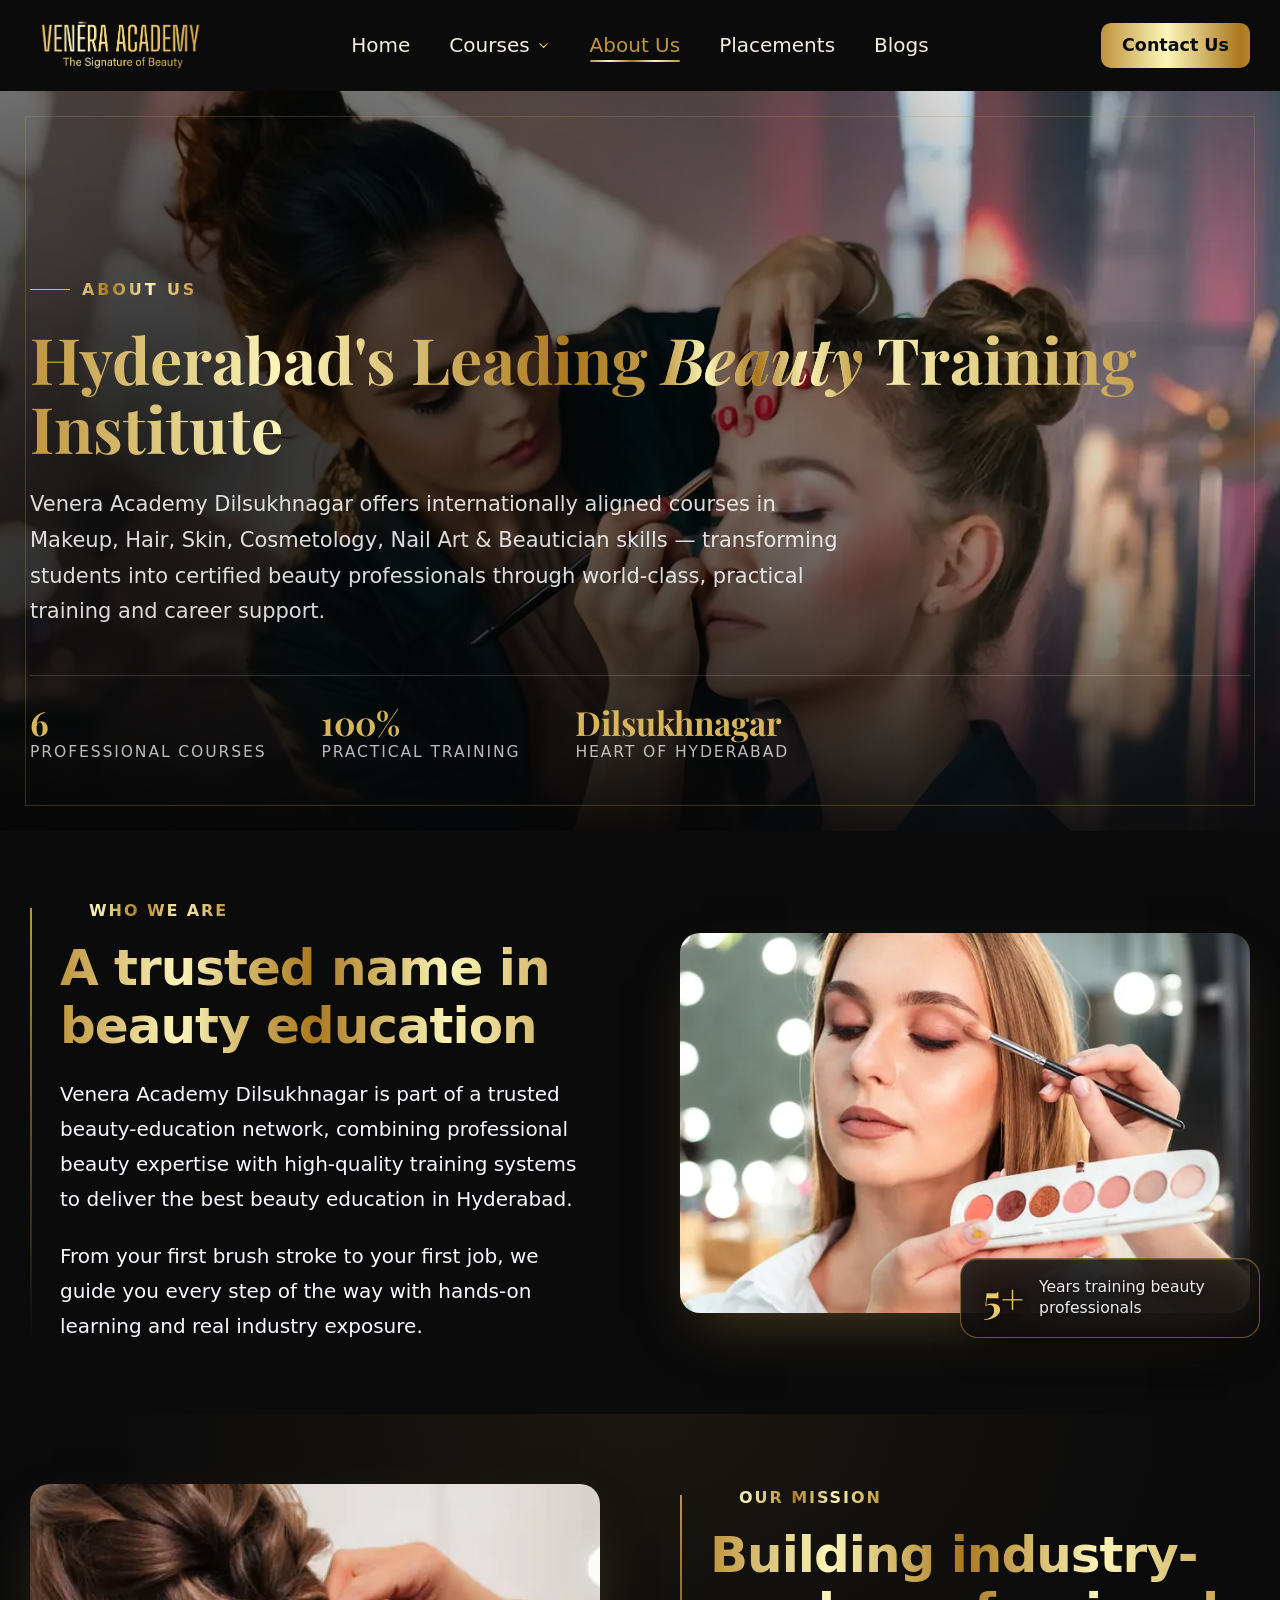
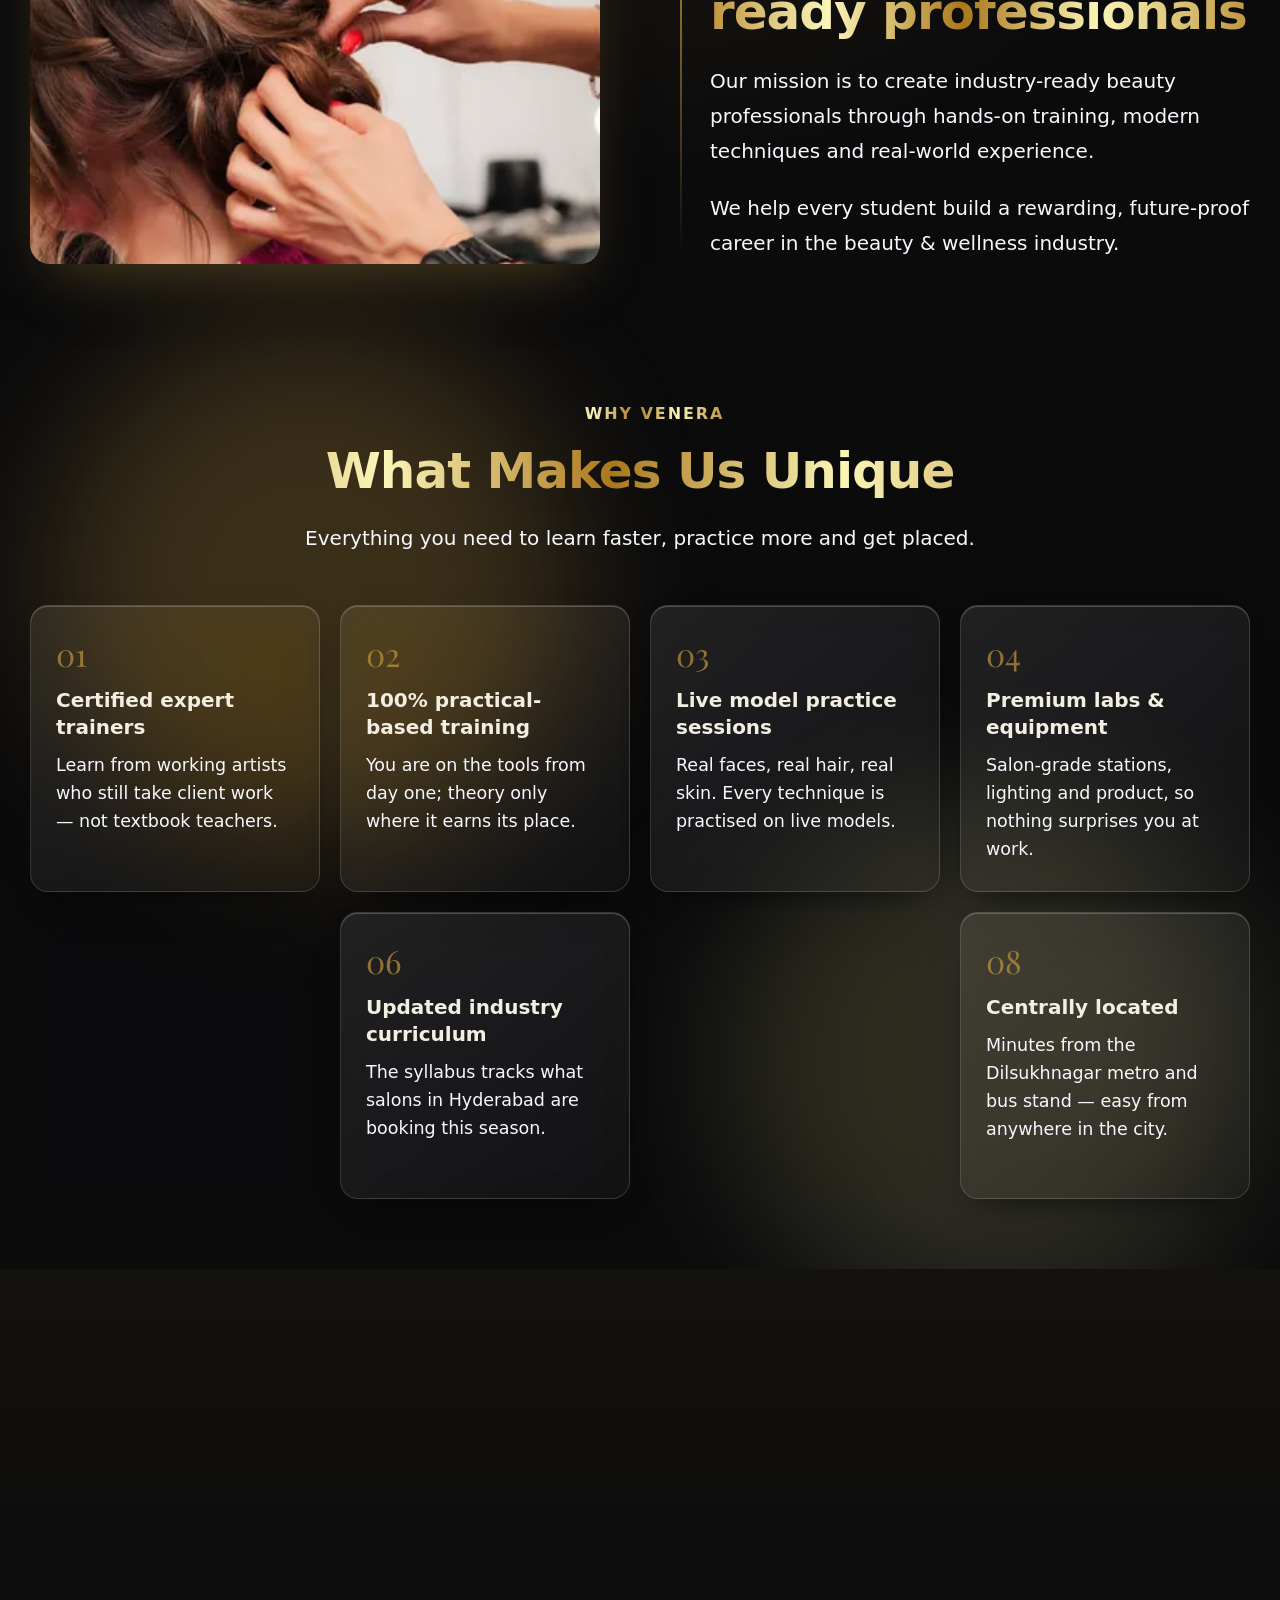
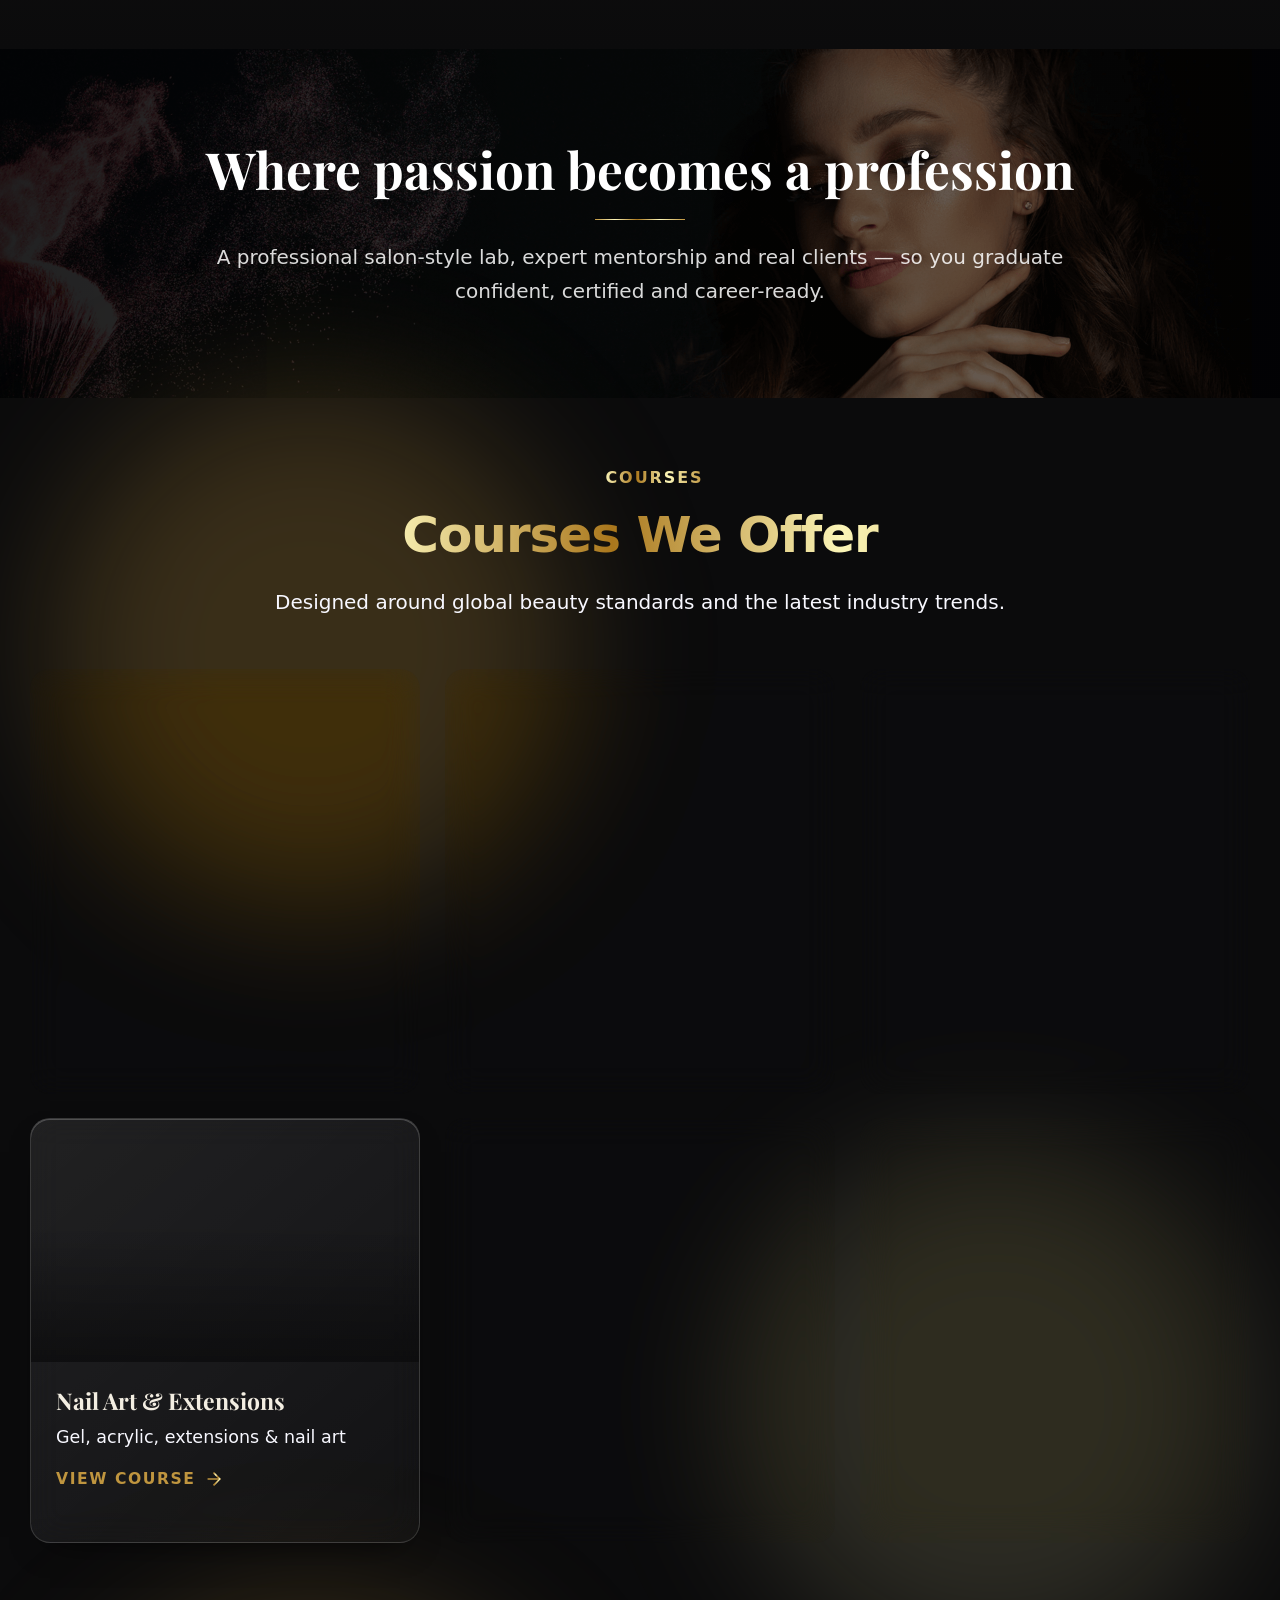
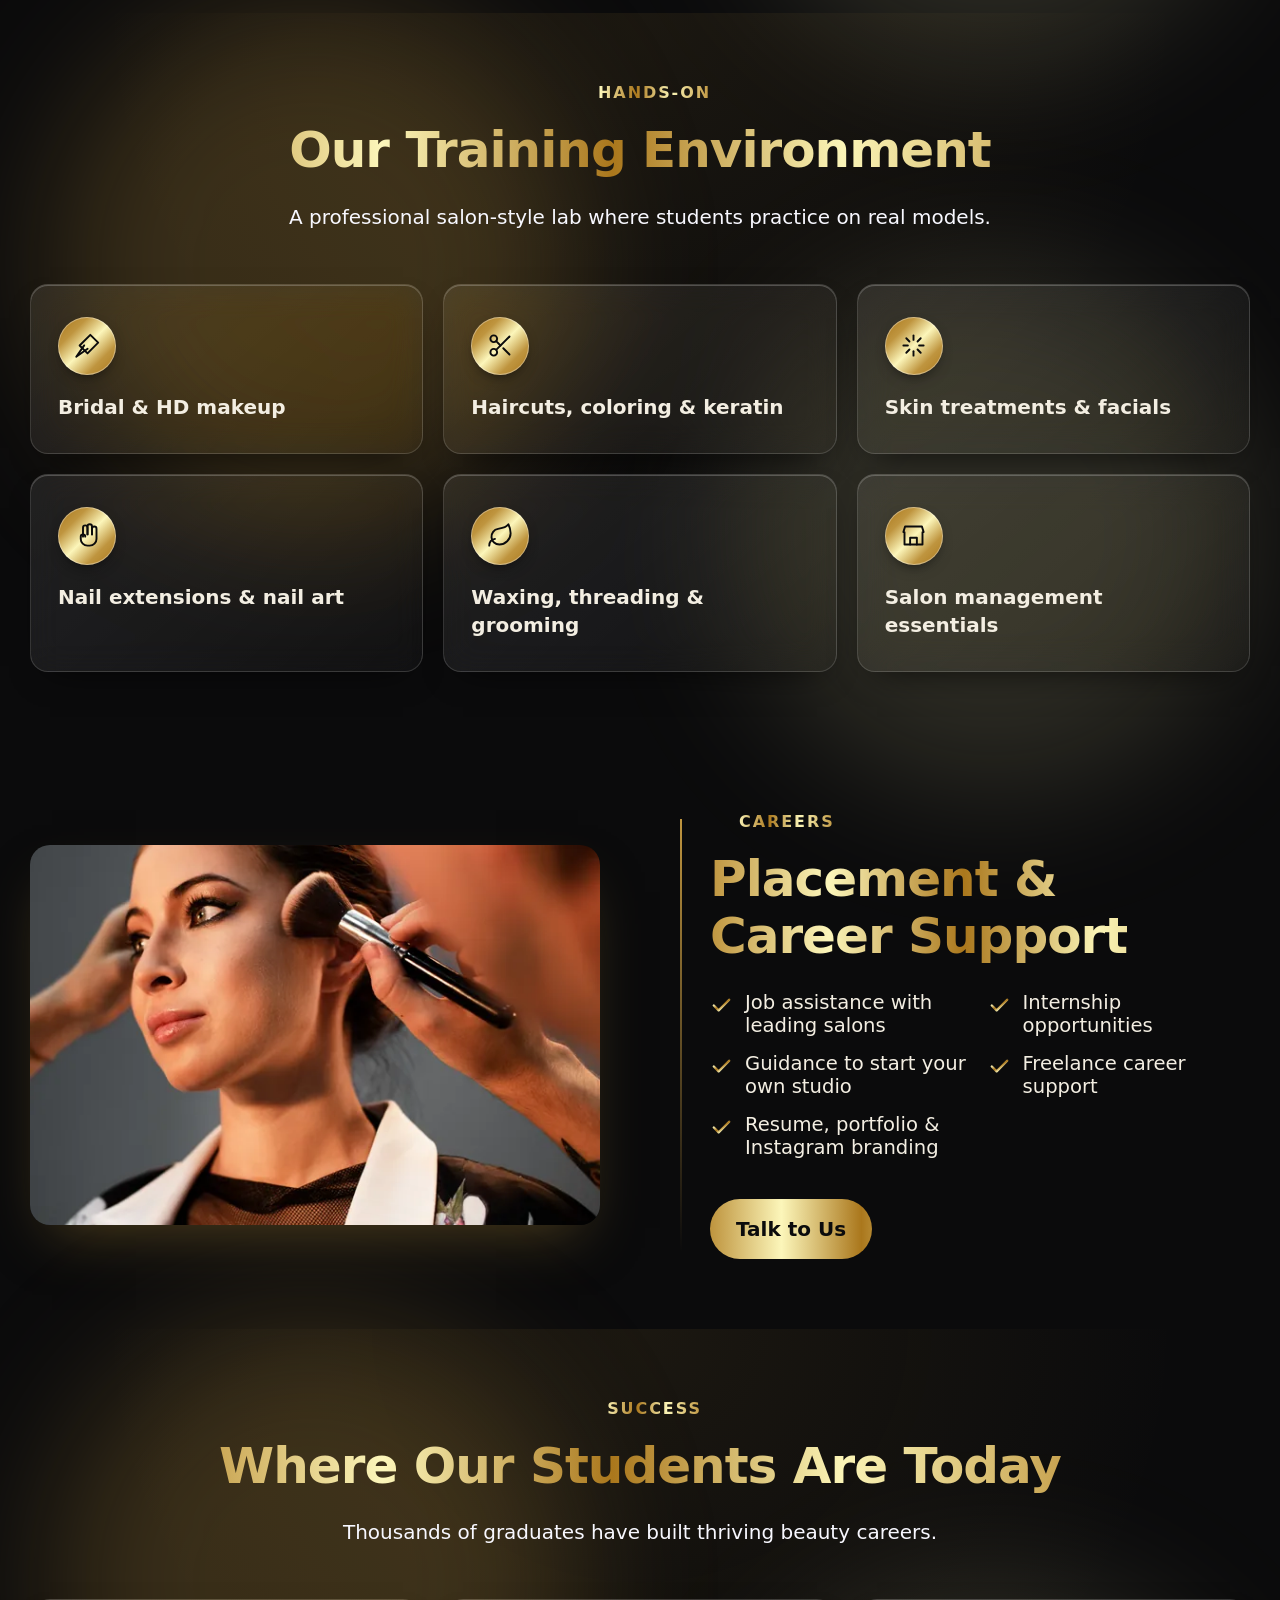
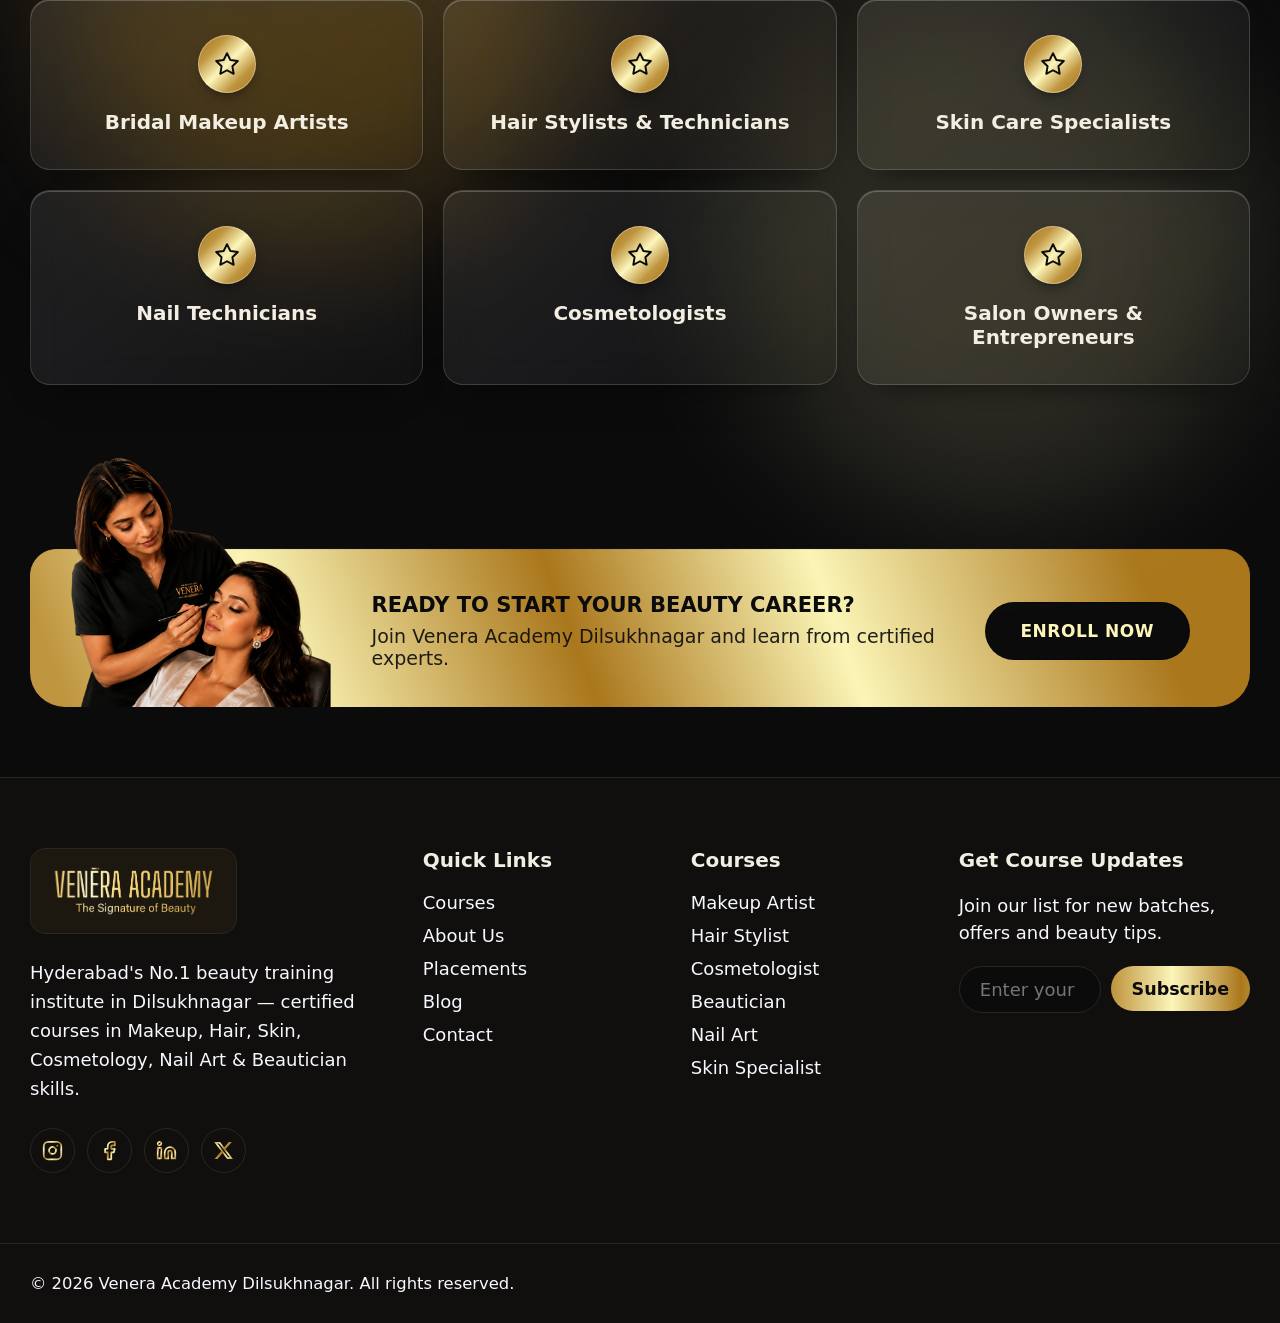
<file: about.html>
<!DOCTYPE html>
<html lang="en-IN">

<head>
	<meta charset="UTF-8">
	<meta name="viewport" content="width=device-width, initial-scale=1.0">
	<link rel="icon" type="image/png" sizes="16x16" href="assets/img/favicon-16.png">
	<link rel="icon" type="image/png" sizes="32x32" href="assets/img/favicon-32.png">
	<link rel="icon" type="image/png" sizes="48x48" href="assets/img/favicon-48.png">
	<link rel="icon" type="image/png" sizes="256x256" href="assets/img/favicon.png">
	<link rel="apple-touch-icon" sizes="180x180" href="assets/img/apple-touch-icon.png">
	<link rel="manifest" href="site.webmanifest">
	<title>About Us | Venera Academy Dilsukhnagar</title>
	<meta name="description" content="About Venera Academy Dilsukhnagar — Hyderabad's leading beauty training institute for Makeup, Hair, Skin, Cosmetology, Nail Art & Beautician courses with 100% practical training and placement support.">
	<meta name="keywords" content="about Venera Academy Dilsukhnagar, beauty training institute Hyderabad, beauty academy">
	<meta name="author" content="Venera Academy Dilsukhnagar">
	<meta name="robots" content="index, follow, max-snippet:-1, max-image-preview:large, max-video-preview:-1">
	<meta name="theme-color" content="#0B0B0C">
	<link rel="canonical" href="https://www.venera-academy.com/about.html">
	<!-- Local / GEO -->
	<meta name="geo.region" content="IN-TG">
	<meta name="geo.placename" content="Dilsukhnagar, Malakpet, Hyderabad">
	<meta name="geo.position" content="17.3746;78.5063">
	<meta name="ICBM" content="17.3746, 78.5063">
	<meta name="business:contact_data:street_address" content="5th Floor, 16-2-740/15, Plot No 51, Andrabank Colony, above SBI Bank">
	<meta name="business:contact_data:locality" content="Malakpet, Hyderabad">
	<meta name="business:contact_data:region" content="Telangana">
	<meta name="business:contact_data:postal_code" content="500036">
	<meta name="business:contact_data:country_name" content="India">
	<meta name="business:contact_data:phone_number" content="+91-91607-21000">
	<meta name="business:contact_data:email" content="info@veneraacademy.in">
	<!-- Open Graph -->
	<meta property="og:type" content="website">
	<meta property="og:site_name" content="Venera Academy Dilsukhnagar">
	<meta property="og:title" content="About Us | Venera Academy Dilsukhnagar">
	<meta property="og:description" content="About Venera Academy Dilsukhnagar — Hyderabad's leading beauty training institute for Makeup, Hair, Skin, Cosmetology, Nail Art & Beautician courses with 100% practical training and placement support.">
	<meta property="og:url" content="https://www.venera-academy.com/about.html">
	<meta property="og:locale" content="en_IN">
	<meta property="og:image" content="https://www.venera-academy.com/assets/img/beauty-training-institute-hyderabad-hero.png">
	<meta property="og:image:secure_url" content="https://www.venera-academy.com/assets/img/beauty-training-institute-hyderabad-hero.png">
	<meta property="og:image:type" content="image/png">
	<meta property="og:image:width" content="1920">
	<meta property="og:image:height" content="900">
	<meta property="og:image:alt" content="Venera Academy Dilsukhnagar — beauty training institute in Hyderabad">
	<!-- Twitter / X -->
	<meta name="twitter:card" content="summary_large_image">
	<meta name="twitter:site" content="@veneraacademy">
	<meta name="twitter:creator" content="@veneraacademy">
	<meta name="twitter:title" content="About Us | Venera Academy Dilsukhnagar">
	<meta name="twitter:description" content="About Venera Academy Dilsukhnagar — Hyderabad's leading beauty training institute for Makeup, Hair, Skin, Cosmetology, Nail Art & Beautician courses with 100% practical training and placement support.">
	<meta name="twitter:image" content="https://www.venera-academy.com/assets/img/beauty-training-institute-hyderabad-hero.png">
	<meta name="twitter:image:alt" content="Venera Academy Dilsukhnagar — beauty training institute in Hyderabad">
	<link rel="preconnect" href="https://fonts.googleapis.com">
	<link rel="preconnect" href="https://fonts.gstatic.com" crossorigin>
	<link href="https://fonts.googleapis.com/css2?family=Playfair+Display:ital,wght@0,600;0,700;1,600&display=swap" rel="stylesheet">
	<link rel="stylesheet" href="css/styles.css">
	<!-- SEO:START — structured data (schema.org). Generated; keep in sync with visible page content. -->
	<script type="application/ld+json">
	{
		"@context": "https://schema.org",
		"@graph": [
			{
				"@type": [
					"EducationalOrganization",
					"LocalBusiness"
				],
				"@id": "https://www.venera-academy.com/#localbusiness",
				"name": "Venera Academy Dilsukhnagar",
				"alternateName": [
					"Venera Academy",
					"Venera Beauty Academy Hyderabad"
				],
				"url": "https://www.venera-academy.com/",
				"logo": {
					"@type": "ImageObject",
					"url": "https://www.venera-academy.com/assets/img/venera-academy-logo-gold.png",
					"width": 1500,
					"height": 465
				},
				"image": "https://www.venera-academy.com/assets/img/beauty-training-institute-hyderabad-hero.png",
				"description": "Venera Academy Dilsukhnagar is a leading beauty training institute in Hyderabad offering certified courses in Makeup, Hair Styling, Skin, Cosmetology, Nail Art and Beautician skills with 100% practical training and placement support.",
				"telephone": "+91-91607-21000",
				"email": "info@veneraacademy.in",
				"priceRange": "₹₹",
				"currenciesAccepted": "INR",
				"address": {
					"@type": "PostalAddress",
					"streetAddress": "5th Floor, 16-2-740/15, Plot No 51, Andrabank Colony, above SBI Bank",
					"addressLocality": "Malakpet",
					"addressRegion": "Telangana",
					"postalCode": "500036",
					"addressCountry": "IN"
				},
				"geo": {
					"@type": "GeoCoordinates",
					"latitude": "17.3746",
					"longitude": "78.5063"
				},
				"hasMap": "https://www.google.com/maps?q=Andrabank+Colony,+Malakpet,+Hyderabad,+Telangana+500036",
				"openingHoursSpecification": [
					{
						"@type": "OpeningHoursSpecification",
						"dayOfWeek": [
							"Monday",
							"Tuesday",
							"Wednesday",
							"Thursday",
							"Friday",
							"Saturday"
						],
						"opens": "10:00",
						"closes": "19:00"
					}
				],
				"areaServed": [
					{
						"@type": "City",
						"name": "Hyderabad"
					},
					{
						"@type": "City",
						"name": "Secunderabad"
					},
					{
						"@type": "AdministrativeArea",
						"name": "Telangana"
					}
				],
				"knowsAbout": [
					"Bridal Makeup",
					"HD Makeup",
					"Airbrush Makeup",
					"Hair Cutting",
					"Hair Coloring",
					"Keratin Treatment",
					"Cosmetology",
					"Skin Care Treatments",
					"Nail Art",
					"Nail Extensions",
					"Beauty Therapy",
					"Salon Management"
				],
				"sameAs": [
					"https://www.instagram.com/veneraacademyofficial/",
					"https://www.facebook.com/VeneraAcademyofficial",
					"https://www.linkedin.com/company/veneraacademy",
					"https://x.com/veneraacademy"
				],
				"contactPoint": [
					{
						"@type": "ContactPoint",
						"telephone": "+91-91607-21000",
						"contactType": "admissions",
						"email": "info@veneraacademy.in",
						"areaServed": "IN",
						"availableLanguage": [
							"en",
							"te",
							"hi"
						]
					}
				]
			},
			{
				"@type": "WebSite",
				"@id": "https://www.venera-academy.com/#website",
				"url": "https://www.venera-academy.com/",
				"name": "Venera Academy Dilsukhnagar",
				"publisher": {
					"@id": "https://www.venera-academy.com/#localbusiness"
				},
				"inLanguage": "en-IN",
				"potentialAction": {
					"@type": "SearchAction",
					"target": {
						"@type": "EntryPoint",
						"urlTemplate": "https://www.venera-academy.com/blog.html?q={search_term_string}"
					},
					"query-input": "required name=search_term_string"
				}
			},
			{
				"@type": "AboutPage",
				"@id": "https://www.venera-academy.com/about.html#webpage",
				"url": "https://www.venera-academy.com/about.html",
				"name": "About Us | Venera Academy Dilsukhnagar",
				"description": "About Venera Academy Dilsukhnagar — Hyderabad's leading beauty training institute for Makeup, Hair, Skin, Cosmetology, Nail Art & Beautician courses with 100% practical training and placement support.",
				"isPartOf": {
					"@id": "https://www.venera-academy.com/#website"
				},
				"about": {
					"@id": "https://www.venera-academy.com/#localbusiness"
				},
				"inLanguage": "en-IN",
				"primaryImageOfPage": {
					"@type": "ImageObject",
					"url": "https://www.venera-academy.com/assets/img/beauty-training-institute-hyderabad-hero.png"
				},
				"breadcrumb": {
					"@id": "https://www.venera-academy.com/about.html#breadcrumb"
				},
				"speakable": {
					"@type": "SpeakableSpecification",
					"cssSelector": [
						"h1",
						".hero-sub",
						".chero-sub",
						".about-hero p"
					]
				}
			},
			{
				"@type": "BreadcrumbList",
				"@id": "https://www.venera-academy.com/about.html#breadcrumb",
				"itemListElement": [
					{
						"@type": "ListItem",
						"position": 1,
						"name": "Home",
						"item": "https://www.venera-academy.com/"
					},
					{
						"@type": "ListItem",
						"position": 2,
						"name": "About Us",
						"item": "https://www.venera-academy.com/about.html"
					}
				]
			}
		]
	}
	</script>
	<!-- SEO:END -->
</head>

<body>
	<!-- gold gradient for SVG icons -->
	<svg aria-hidden="true" focusable="false" width="0" height="0" style="position:absolute" xmlns="http://www.w3.org/2000/svg">
		<linearGradient id="gold-grad" x1="0" y1="0" x2="1" y2="1">
			<stop offset="0" stop-color="#BF953F"/>
			<stop offset="0.22" stop-color="#FCF6BA"/>
			<stop offset="0.5" stop-color="#AA771C"/>
			<stop offset="0.72" stop-color="#FBF5B7"/>
			<stop offset="1" stop-color="#BF953F"/>
		</linearGradient>
	</svg>
	<header class="header" id="header">
		<nav class="nav">
			<div class="nav-left">
				<a href="index.html" class="logo" aria-label="Venera Academy home" title="Venera Academy home">
					<img src="assets/img/venera-academy-logo-gold.png" alt="Venera Academy Dilsukhnagar" title="Venera Academy Dilsukhnagar — home" width="1500" height="465" loading="eager" decoding="async">
				</a>
				<div class="nav-menu" id="nav-menu">
					<a href="index.html" class="nav-link" title="Home">Home</a>
					<div class="nav-item" data-menu="product">
						<a class="nav-trigger" href="courses.html" title="Courses" aria-haspopup="true" aria-expanded="false">
							Courses
							<svg class="chevron" viewBox="0 0 24 24" fill="none" stroke="currentColor" stroke-width="2" stroke-linecap="round" stroke-linejoin="round"><polyline points="6 9 12 15 18 9"></polyline></svg>
						</a>
						<div class="dropdown" role="menu">
							<div class="dropdown-panel">
								<ul class="grid grid-2" id="product-list"></ul>
								<div class="dropdown-footer">
									<p>Not sure which to pick? <a href="tel:9160721000" title="Talk to a counsellor">Talk to a counsellor</a></p>
								</div>
							</div>
						</div>
					</div>
					<a href="about.html" class="nav-link" title="About Us">About Us</a>
					<a href="placements.html" class="nav-link" title="Placements">Placements</a>
					<a href="blog.html" class="nav-link" title="Blogs">Blogs</a>
				</div>
			</div>
			<div class="nav-actions">
				<a href="contact.html" class="btn btn-primary" title="Contact Us">Contact Us</a>
			</div>
			<button class="btn btn-outline btn-icon menu-toggle" id="menu-toggle" aria-expanded="false" aria-controls="mobile-menu" aria-label="Toggle menu">
				<svg class="menu-icon" viewBox="0 0 24 24" fill="none" stroke="currentColor" stroke-width="2" stroke-linecap="round" stroke-linejoin="round">
					<line class="line line-top" x1="3" y1="6" x2="21" y2="6"></line>
					<line class="line line-mid" x1="3" y1="12" x2="21" y2="12"></line>
					<line class="line line-bot" x1="3" y1="18" x2="21" y2="18"></line>
				</svg>
			</button>
		</nav>
	</header>

	<div class="mobile-menu" id="mobile-menu" aria-hidden="true">
		<div class="mobile-menu-inner">
			<div class="mobile-links">
				<a href="index.html" class="mobile-link" title="Home">Home</a>
				<a href="courses.html" class="mobile-section mobile-link" title="Courses">Courses</a>
				<div id="m-product"></div>
				<a href="about.html" class="mobile-link" title="About Us">About Us</a>
				<a href="placements.html" class="mobile-link" title="Placements">Placements</a>
				<a href="blog.html" class="mobile-link" title="Blogs">Blogs</a>
			</div>
			<div class="mobile-actions">
				<a href="contact.html" class="btn btn-primary btn-block" title="Contact Us">Contact Us</a>
			</div>
		</div>
	</div>

	<main>
		<!-- Hero -->
		<section class="about-hero">
			<img class="ah-bg" src="assets/img/about/about-hero-2.webp" alt="" width="1600" height="727" loading="eager" fetchpriority="high" decoding="async">
			<div class="about-hero-inner">
				<span class="ah-eyebrow">About Us</span>
				<h1>Hyderabad's Leading <em>Beauty</em> Training Institute</h1>
				<p>Venera Academy Dilsukhnagar offers internationally aligned courses in Makeup, Hair, Skin, Cosmetology, Nail Art &amp; Beautician skills — transforming students into certified beauty professionals through world-class, practical training and career support.</p>
				<ul class="ah-facts">
					<li><strong>6</strong><span>Professional courses</span></li>
					<li><strong>100%</strong><span>Practical training</span></li>
					<li><strong>Dilsukhnagar</strong><span>Heart of Hyderabad</span></li>
				</ul>
			</div>
		</section>

		<!-- Who We Are -->
		<section class="ab-section">
			<div class="ab-wrap">
				<div class="ab-split">
					<div class="ab-text ab-text--rule reveal reveal-left">
						<span class="section-eyebrow">Who We Are</span>
						<h2 class="section-title">A trusted name in beauty education</h2>
						<p>Venera Academy Dilsukhnagar is part of a trusted beauty-education network, combining professional beauty expertise with high-quality training systems to deliver the best beauty education in Hyderabad.</p>
						<p>From your first brush stroke to your first job, we guide you every step of the way with hands-on learning and real industry exposure.</p>
					</div>
					<div class="ab-figure reveal reveal-right">
						<div class="ab-img framed">
						<img src="assets/img/about/about-whoweare.webp" alt="Students training together in the professional beauty lab at Venera Academy Dilsukhnagar" title="Inside our beauty lab" width="655" height="509" loading="lazy" decoding="async">
						</div>
						<div class="ab-badge"><strong>5+</strong><span>Years training beauty professionals</span></div>
					</div>
				</div>
			</div>
		</section>

		<!-- Our Mission -->
		<section class="ab-section tint">
			<div class="ab-wrap">
				<div class="ab-split reverse">
					<div class="ab-text ab-text--rule reveal reveal-right">
						<span class="section-eyebrow">Our Mission</span>
						<h2 class="section-title">Building industry-ready professionals</h2>
						<p>Our mission is to create industry-ready beauty professionals through hands-on training, modern techniques and real-world experience.</p>
						<p>We help every student build a rewarding, future-proof career in the beauty &amp; wellness industry.</p>
					</div>
					<div class="ab-img framed reveal reveal-left">
						<img src="assets/img/about/about-mission.webp" alt="Hands-on beauty workshop in progress at Venera Academy Dilsukhnagar, Hyderabad" title="Workshops and masterclasses" width="600" height="250" loading="lazy" decoding="async">
					</div>
				</div>
			</div>
		</section>

		<!-- What Makes Us Unique -->
		<section class="ab-section">
			<div class="ab-wrap">
				<div class="ab-head reveal reveal-up">
					<span class="section-eyebrow">Why Venera</span>
					<h2 class="section-title">What Makes Us Unique</h2>
					<p>Everything you need to learn faster, practice more and get placed.</p>
				</div>
				<div class="ab-features">
					<article class="ab-feature reveal reveal-up">
						<span class="abf-num">01</span>
						<h3>Certified expert trainers</h3>
						<p>Learn from working artists who still take client work — not textbook teachers.</p>
					</article>
					<article class="ab-feature reveal reveal-up">
						<span class="abf-num">02</span>
						<h3>100% practical-based training</h3>
						<p>You are on the tools from day one; theory only where it earns its place.</p>
					</article>
					<article class="ab-feature reveal reveal-up">
						<span class="abf-num">03</span>
						<h3>Live model practice sessions</h3>
						<p>Real faces, real hair, real skin. Every technique is practised on live models.</p>
					</article>
					<article class="ab-feature reveal reveal-up">
						<span class="abf-num">04</span>
						<h3>Premium labs &amp; equipment</h3>
						<p>Salon-grade stations, lighting and product, so nothing surprises you at work.</p>
					</article>
					<article class="ab-feature reveal reveal-up">
						<span class="abf-num">05</span>
						<h3>Portfolio photoshoots</h3>
						<p>Leave with shot, edited images you can actually put in front of a client.</p>
					</article>
					<article class="ab-feature reveal reveal-up">
						<span class="abf-num">06</span>
						<h3>Updated industry curriculum</h3>
						<p>The syllabus tracks what salons in Hyderabad are booking this season.</p>
					</article>
					<article class="ab-feature reveal reveal-up">
						<span class="abf-num">07</span>
						<h3>Placement &amp; internship support</h3>
						<p>Interview prep, salon introductions and internships while you study.</p>
					</article>
					<article class="ab-feature reveal reveal-up">
						<span class="abf-num">08</span>
						<h3>Centrally located</h3>
						<p>Minutes from the Dilsukhnagar metro and bus stand — easy from anywhere in the city.</p>
					</article>
				</div>
			</div>
		</section>

		<!-- Stats -->
		<section class="career" id="career">
			<div class="career-inner reveal-root">
				<div class="co-stats" id="co-stats">
					<div class="stat-card"><div class="stat-icon"><svg viewBox="0 0 24 24" fill="none" stroke="currentColor" stroke-width="1.8" stroke-linecap="round" stroke-linejoin="round"><circle cx="12" cy="8" r="6"/><path d="M15.477 12.89 17 22l-5-3-5 3 1.523-9.11"/></svg></div><div class="stat-value" data-value="100" data-suffix="+">0</div><p>Students Trained</p><span class="stat-bar"></span></div>
					<div class="stat-card"><div class="stat-icon"><svg viewBox="0 0 24 24" fill="none" stroke="currentColor" stroke-width="1.8" stroke-linecap="round" stroke-linejoin="round"><path d="M16 21v-2a4 4 0 0 0-4-4H6a4 4 0 0 0-4 4v2"/><circle cx="9" cy="7" r="4"/><path d="M22 21v-2a4 4 0 0 0-3-3.87"/><path d="M16 3.13a4 4 0 0 1 0 7.75"/></svg></div><div class="stat-value" data-value="15" data-suffix="+">0</div><p>Hiring Partners</p><span class="stat-bar"></span></div>
					<div class="stat-card"><div class="stat-icon"><svg viewBox="0 0 24 24" fill="none" stroke="currentColor" stroke-width="1.8" stroke-linecap="round" stroke-linejoin="round"><rect x="3" y="4" width="18" height="18" rx="2"/><path d="M16 2v4"/><path d="M8 2v4"/><path d="M3 10h18"/></svg></div><div class="stat-value" data-value="5" data-suffix="+">0</div><p>Years Experience</p><span class="stat-bar"></span></div>
					<div class="stat-card"><div class="stat-icon"><svg viewBox="0 0 24 24" fill="none" stroke="currentColor" stroke-width="1.8" stroke-linecap="round" stroke-linejoin="round"><polyline points="22 7 13.5 15.5 8.5 10.5 2 17"/><polyline points="16 7 22 7 22 13"/></svg></div><div class="stat-value" data-value="100" data-suffix="%">0</div><p>Placement Rate</p><span class="stat-bar"></span></div>
				</div>
			</div>
		</section>

		<!-- Powder banner -->
		<section class="ab-band">
			<img class="abb-bg" src="assets/img/contact-page-banner.png" alt="" width="1920" height="671" loading="lazy" decoding="async">
			<div class="ab-band-inner reveal reveal-up">
				<h2>Where passion becomes a profession</h2>
				<p>A professional salon-style lab, expert mentorship and real clients — so you graduate confident, certified and career-ready.</p>
			</div>
		</section>

		<!-- Courses We Offer -->
		<section class="ab-section">
			<div class="ab-wrap">
				<div class="ab-head reveal reveal-up">
					<span class="section-eyebrow">Courses</span>
					<h2 class="section-title">Courses We Offer</h2>
					<p>Designed around global beauty standards and the latest industry trends.</p>
				</div>
				<div class="ab-courses">
					<a class="ab-course reveal reveal-up" href="makeup-artist.html" title="Makeup Artist Course">
						<span class="abc-media"><img src="assets/img/library/makeup-artist-studio-session-800.webp" alt="Makeup Artist Course training at Venera Academy Dilsukhnagar" width="800" height="533" loading="lazy" decoding="async"></span>
						<span class="abc-body">
							<span class="abc-name">Makeup Artist Course</span>
							<span class="abc-desc">Bridal, HD, party &amp; editorial makeup</span>
							<span class="abc-go">View course<svg viewBox="0 0 24 24" fill="none" stroke="currentColor" stroke-width="2" stroke-linecap="round" stroke-linejoin="round"><path d="M5 12h14"/><path d="m12 5 7 7-7 7"/></svg></span>
						</span>
					</a>
					<a class="ab-course reveal reveal-up" href="hair-stylist.html" title="Hair Styling & Hairdressing">
						<span class="abc-media"><img src="assets/img/library/hairdresser-precision-cutting-800.webp" alt="Hair Styling and Hairdressing training at Venera Academy Dilsukhnagar" width="800" height="533" loading="lazy" decoding="async"></span>
						<span class="abc-body">
							<span class="abc-name">Hair Styling &amp; Hairdressing</span>
							<span class="abc-desc">Cutting, colouring, keratin &amp; styling</span>
							<span class="abc-go">View course<svg viewBox="0 0 24 24" fill="none" stroke="currentColor" stroke-width="2" stroke-linecap="round" stroke-linejoin="round"><path d="M5 12h14"/><path d="m12 5 7 7-7 7"/></svg></span>
						</span>
					</a>
					<a class="ab-course reveal reveal-up" href="skin-specialist.html" title="Skin Training Course">
						<span class="abc-media"><img src="assets/img/library/hydra-facial-treatment-800.webp" alt="Skin Training Course training at Venera Academy Dilsukhnagar" width="800" height="533" loading="lazy" decoding="async"></span>
						<span class="abc-body">
							<span class="abc-name">Skin Training Course</span>
							<span class="abc-desc">Facials, peels &amp; advanced skin therapy</span>
							<span class="abc-go">View course<svg viewBox="0 0 24 24" fill="none" stroke="currentColor" stroke-width="2" stroke-linecap="round" stroke-linejoin="round"><path d="M5 12h14"/><path d="m12 5 7 7-7 7"/></svg></span>
						</span>
					</a>
					<a class="ab-course reveal reveal-up" href="nail.html" title="Nail Art & Extensions">
						<span class="abc-media"><img src="assets/img/library/nail-art-crystal-extensions-800.webp" alt="Nail Art and Extensions training at Venera Academy Dilsukhnagar" width="800" height="533" loading="lazy" decoding="async"></span>
						<span class="abc-body">
							<span class="abc-name">Nail Art &amp; Extensions</span>
							<span class="abc-desc">Gel, acrylic, extensions &amp; nail art</span>
							<span class="abc-go">View course<svg viewBox="0 0 24 24" fill="none" stroke="currentColor" stroke-width="2" stroke-linecap="round" stroke-linejoin="round"><path d="M5 12h14"/><path d="m12 5 7 7-7 7"/></svg></span>
						</span>
					</a>
					<a class="ab-course reveal reveal-up" href="beautician.html" title="Beautician Course">
						<span class="abc-media"><img src="assets/img/library/facial-massage-clinic-800.webp" alt="Beautician Course training at Venera Academy Dilsukhnagar" width="800" height="533" loading="lazy" decoding="async"></span>
						<span class="abc-body">
							<span class="abc-name">Beautician Course</span>
							<span class="abc-desc">Everyday salon services, end to end</span>
							<span class="abc-go">View course<svg viewBox="0 0 24 24" fill="none" stroke="currentColor" stroke-width="2" stroke-linecap="round" stroke-linejoin="round"><path d="M5 12h14"/><path d="m12 5 7 7-7 7"/></svg></span>
						</span>
					</a>
					<a class="ab-course reveal reveal-up" href="cosmetologist.html" title="Cosmetology Course">
						<span class="abc-media"><img src="assets/img/library/beauty-skin-glow-portrait-800.webp" alt="Cosmetology Course training at Venera Academy Dilsukhnagar" width="800" height="533" loading="lazy" decoding="async"></span>
						<span class="abc-body">
							<span class="abc-name">Cosmetology Course</span>
							<span class="abc-desc">The complete beauty professional track</span>
							<span class="abc-go">View course<svg viewBox="0 0 24 24" fill="none" stroke="currentColor" stroke-width="2" stroke-linecap="round" stroke-linejoin="round"><path d="M5 12h14"/><path d="m12 5 7 7-7 7"/></svg></span>
						</span>
					</a>
				</div>
			</div>
		</section>

		<!-- Training Environment -->
		<section class="ab-section tint">
			<div class="ab-wrap">
				<div class="ab-head reveal reveal-up">
					<span class="section-eyebrow">Hands-On</span>
					<h2 class="section-title">Our Training Environment</h2>
					<p>A professional salon-style lab where students practice on real models.</p>
				</div>
				<div class="ab-envs">
					<div class="ab-env reveal reveal-up">
						<span class="abe-icon"><svg viewBox="0 0 24 24" fill="none" stroke="currentColor" stroke-width="1.7" stroke-linecap="round" stroke-linejoin="round"><path d="M9.06 11.9 2 22l10.1-7.06"/><path d="M14.5 2.5 21.5 9.5 12 19 5 12z"/></svg></span>
						<p>Bridal &amp; HD makeup</p>
					</div>
					<div class="ab-env reveal reveal-up">
						<span class="abe-icon"><svg viewBox="0 0 24 24" fill="none" stroke="currentColor" stroke-width="1.7" stroke-linecap="round" stroke-linejoin="round"><circle cx="6" cy="6" r="3"/><circle cx="6" cy="18" r="3"/><path d="M20 4 8.12 15.88"/><path d="M14.47 14.48 20 20"/><path d="M8.12 8.12 12 12"/></svg></span>
						<p>Haircuts, coloring &amp; keratin</p>
					</div>
					<div class="ab-env reveal reveal-up">
						<span class="abe-icon"><svg viewBox="0 0 24 24" fill="none" stroke="currentColor" stroke-width="1.7" stroke-linecap="round" stroke-linejoin="round"><path d="M12 3v4"/><path d="M12 17v4"/><path d="M3 12h4"/><path d="M17 12h4"/><path d="m5.6 5.6 2.8 2.8"/><path d="m15.6 15.6 2.8 2.8"/><path d="m18.4 5.6-2.8 2.8"/><path d="m8.4 15.6-2.8 2.8"/></svg></span>
						<p>Skin treatments &amp; facials</p>
					</div>
					<div class="ab-env reveal reveal-up">
						<span class="abe-icon"><svg viewBox="0 0 24 24" fill="none" stroke="currentColor" stroke-width="1.7" stroke-linecap="round" stroke-linejoin="round"><path d="M8 13V5a2 2 0 1 1 4 0v6"/><path d="M12 11V4a2 2 0 1 1 4 0v7"/><path d="M16 11V6a2 2 0 1 1 4 0v9a6 6 0 0 1-6 6h-2a6 6 0 0 1-6-6v-2a2 2 0 1 1 4 0"/></svg></span>
						<p>Nail extensions &amp; nail art</p>
					</div>
					<div class="ab-env reveal reveal-up">
						<span class="abe-icon"><svg viewBox="0 0 24 24" fill="none" stroke="currentColor" stroke-width="1.7" stroke-linecap="round" stroke-linejoin="round"><path d="M11 20A7 7 0 0 1 9.8 6.1C15.5 5 17 4.48 19 2c1 2 2 4.18 2 8 0 5.5-4.78 10-10 10Z"/><path d="M2 21c0-3 1.85-5.36 5.08-6"/></svg></span>
						<p>Waxing, threading &amp; grooming</p>
					</div>
					<div class="ab-env reveal reveal-up">
						<span class="abe-icon"><svg viewBox="0 0 24 24" fill="none" stroke="currentColor" stroke-width="1.7" stroke-linecap="round" stroke-linejoin="round"><path d="M3 9 4.5 4h15L21 9"/><path d="M4 9v11h16V9"/><path d="M9 20v-6h6v6"/></svg></span>
						<p>Salon management essentials</p>
					</div>
				</div>
			</div>
		</section>

		<!-- Placement & Career Support -->
		<section class="ab-section">
			<div class="ab-wrap">
				<div class="ab-split">
					<div class="ab-img framed reveal reveal-left">
						<img src="assets/img/about/about-placement.webp" alt="Placement support session preparing Venera Academy Dilsukhnagar students for salon interviews" title="Placement and career support" width="600" height="600" loading="lazy" decoding="async">
					</div>
					<div class="ab-text ab-text--rule reveal reveal-right">
						<span class="section-eyebrow">Careers</span>
						<h2 class="section-title">Placement &amp; Career Support</h2>
						<ul class="cd-list">
							<li><svg viewBox="0 0 24 24" fill="none" stroke="currentColor" stroke-width="2.5" stroke-linecap="round" stroke-linejoin="round"><polyline points="20 6 9 17 4 12"></polyline></svg>Job assistance with leading salons</li>
							<li><svg viewBox="0 0 24 24" fill="none" stroke="currentColor" stroke-width="2.5" stroke-linecap="round" stroke-linejoin="round"><polyline points="20 6 9 17 4 12"></polyline></svg>Internship opportunities</li>
							<li><svg viewBox="0 0 24 24" fill="none" stroke="currentColor" stroke-width="2.5" stroke-linecap="round" stroke-linejoin="round"><polyline points="20 6 9 17 4 12"></polyline></svg>Guidance to start your own studio</li>
							<li><svg viewBox="0 0 24 24" fill="none" stroke="currentColor" stroke-width="2.5" stroke-linecap="round" stroke-linejoin="round"><polyline points="20 6 9 17 4 12"></polyline></svg>Freelance career support</li>
							<li><svg viewBox="0 0 24 24" fill="none" stroke="currentColor" stroke-width="2.5" stroke-linecap="round" stroke-linejoin="round"><polyline points="20 6 9 17 4 12"></polyline></svg>Resume, portfolio &amp; Instagram branding</li>
						</ul>
						<a href="index.html#contact" class="btn btn-primary btn-lg" title="Talk to Us">Talk to Us</a>
					</div>
				</div>
			</div>
		</section>

		<!-- Success Stories -->
		<section class="ab-section tint">
			<div class="ab-wrap">
				<div class="ab-head reveal reveal-up">
					<span class="section-eyebrow">Success</span>
					<h2 class="section-title">Where Our Students Are Today</h2>
					<p>Thousands of graduates have built thriving beauty careers.</p>
				</div>
				<div class="ab-roles">
					<div class="ab-role reveal reveal-up"><svg viewBox="0 0 24 24" fill="none" stroke="currentColor" stroke-width="1.8" stroke-linecap="round" stroke-linejoin="round"><polygon points="12 2 15.09 8.26 22 9.27 17 14.14 18.18 21.02 12 17.77 5.82 21.02 7 14.14 2 9.27 8.91 8.26 12 2"/></svg>Bridal Makeup Artists</div>
					<div class="ab-role reveal reveal-up"><svg viewBox="0 0 24 24" fill="none" stroke="currentColor" stroke-width="1.8" stroke-linecap="round" stroke-linejoin="round"><polygon points="12 2 15.09 8.26 22 9.27 17 14.14 18.18 21.02 12 17.77 5.82 21.02 7 14.14 2 9.27 8.91 8.26 12 2"/></svg>Hair Stylists &amp; Technicians</div>
					<div class="ab-role reveal reveal-up"><svg viewBox="0 0 24 24" fill="none" stroke="currentColor" stroke-width="1.8" stroke-linecap="round" stroke-linejoin="round"><polygon points="12 2 15.09 8.26 22 9.27 17 14.14 18.18 21.02 12 17.77 5.82 21.02 7 14.14 2 9.27 8.91 8.26 12 2"/></svg>Skin Care Specialists</div>
					<div class="ab-role reveal reveal-up"><svg viewBox="0 0 24 24" fill="none" stroke="currentColor" stroke-width="1.8" stroke-linecap="round" stroke-linejoin="round"><polygon points="12 2 15.09 8.26 22 9.27 17 14.14 18.18 21.02 12 17.77 5.82 21.02 7 14.14 2 9.27 8.91 8.26 12 2"/></svg>Nail Technicians</div>
					<div class="ab-role reveal reveal-up"><svg viewBox="0 0 24 24" fill="none" stroke="currentColor" stroke-width="1.8" stroke-linecap="round" stroke-linejoin="round"><polygon points="12 2 15.09 8.26 22 9.27 17 14.14 18.18 21.02 12 17.77 5.82 21.02 7 14.14 2 9.27 8.91 8.26 12 2"/></svg>Cosmetologists</div>
					<div class="ab-role reveal reveal-up"><svg viewBox="0 0 24 24" fill="none" stroke="currentColor" stroke-width="1.8" stroke-linecap="round" stroke-linejoin="round"><polygon points="12 2 15.09 8.26 22 9.27 17 14.14 18.18 21.02 12 17.77 5.82 21.02 7 14.14 2 9.27 8.91 8.26 12 2"/></svg>Salon Owners &amp; Entrepreneurs</div>
				</div>
			</div>
		</section>
	</main>

	<!-- CTA bar -->
	<section class="cta-bar">
		<div class="cta-inner">
			<div class="cta-text">
				<h2>Ready to start your beauty career?</h2>
				<p>Join Venera Academy Dilsukhnagar and learn from certified experts.</p>
			</div>
			<a href="tel:9160721000" class="cta-btn" title="Enroll Now">Enroll Now</a>
		</div>
	</section>

	<!-- Footer -->
	<footer class="footer">
		<div class="footer-grid">
			<div class="f-brand">
				<div class="f-logo"><img src="assets/img/venera-academy-logo-gold.png" alt="" width="1500" height="465" loading="lazy" decoding="async"></div>
				<p class="f-desc">Hyderabad's No.1 beauty training institute in Dilsukhnagar — certified courses in Makeup, Hair, Skin, Cosmetology, Nail Art &amp; Beautician skills.</p>
				<div class="f-social">
					<a href="#" aria-label="Instagram" title="Instagram"><svg viewBox="0 0 24 24" fill="none" stroke="currentColor" stroke-width="2" stroke-linecap="round" stroke-linejoin="round"><rect x="2" y="2" width="20" height="20" rx="5" ry="5"/><path d="M16 11.37A4 4 0 1 1 12.63 8 4 4 0 0 1 16 11.37z"/><line x1="17.5" y1="6.5" x2="17.51" y2="6.5"/></svg></a>
					<a href="#" aria-label="Facebook" title="Facebook"><svg viewBox="0 0 24 24" fill="none" stroke="currentColor" stroke-width="2" stroke-linecap="round" stroke-linejoin="round"><path d="M18 2h-3a5 5 0 0 0-5 5v3H7v4h3v8h4v-8h3l1-4h-4V7a1 1 0 0 1 1-1h3z"/></svg></a>
					<a href="#" aria-label="LinkedIn" title="LinkedIn"><svg viewBox="0 0 24 24" fill="none" stroke="currentColor" stroke-width="2" stroke-linecap="round" stroke-linejoin="round"><path d="M16 8a6 6 0 0 1 6 6v7h-4v-7a2 2 0 0 0-2-2 2 2 0 0 0-2 2v7h-4v-7a6 6 0 0 1 6-6z"/><rect x="2" y="9" width="4" height="12"/><circle cx="4" cy="4" r="2"/></svg></a>
				<a href="https://x.com/veneraacademy" target="_blank" rel="noopener" aria-label="X (Twitter)" title="X (Twitter)"><svg viewBox="0 0 24 24" fill="currentColor"><path d="M18.244 2.25h3.308l-7.227 8.26 8.502 11.24h-6.66l-5.214-6.817L4.99 21.75H1.68l7.73-8.835L1.254 2.25H8.08l4.713 6.231zm-1.161 17.52h1.833L7.084 4.126H5.117z"/></svg></a>
			</div>
			</div>
			<div class="f-col">
				<h3>Quick Links</h3>
				<nav>
					<a href="courses.html" title="Courses">Courses</a>
					<a href="about.html" title="About Us">About Us</a>
					<a href="placements.html" title="Placements">Placements</a>
					<a href="blog.html" title="Blog">Blog</a>
					<a href="contact.html" title="Contact">Contact</a>
				</nav>
			</div>
			<div class="f-col">
				<h3>Courses</h3>
				<nav>
					<a href="makeup-artist.html" title="Makeup Artist">Makeup Artist</a>
					<a href="hair-stylist.html" title="Hair Stylist">Hair Stylist</a>
					<a href="cosmetologist.html" title="Cosmetologist">Cosmetologist</a>
					<a href="beautician.html" title="Beautician">Beautician</a>
					<a href="nail.html" title="Nail Art">Nail Art</a>
					<a href="skin-specialist.html" title="Skin Specialist">Skin Specialist</a>
				</nav>
			</div>
			<div class="f-col f-subscribe">
				<h3>Get Course Updates</h3>
				<p>Join our list for new batches, offers and beauty tips.</p>
				<form class="f-sub-form" id="newsletter-form">
					<input type="email" placeholder="Enter your email" required>
					<button type="submit" class="btn btn-primary">Subscribe</button>
				</form>
			</div>
		</div>
		<div class="footer-bottom">
			<p>&copy; 2026 Venera Academy Dilsukhnagar. All rights reserved.</p>
		</div>
	</footer>

	<script src="js/script.js"></script>
</body>

</html>
</file>
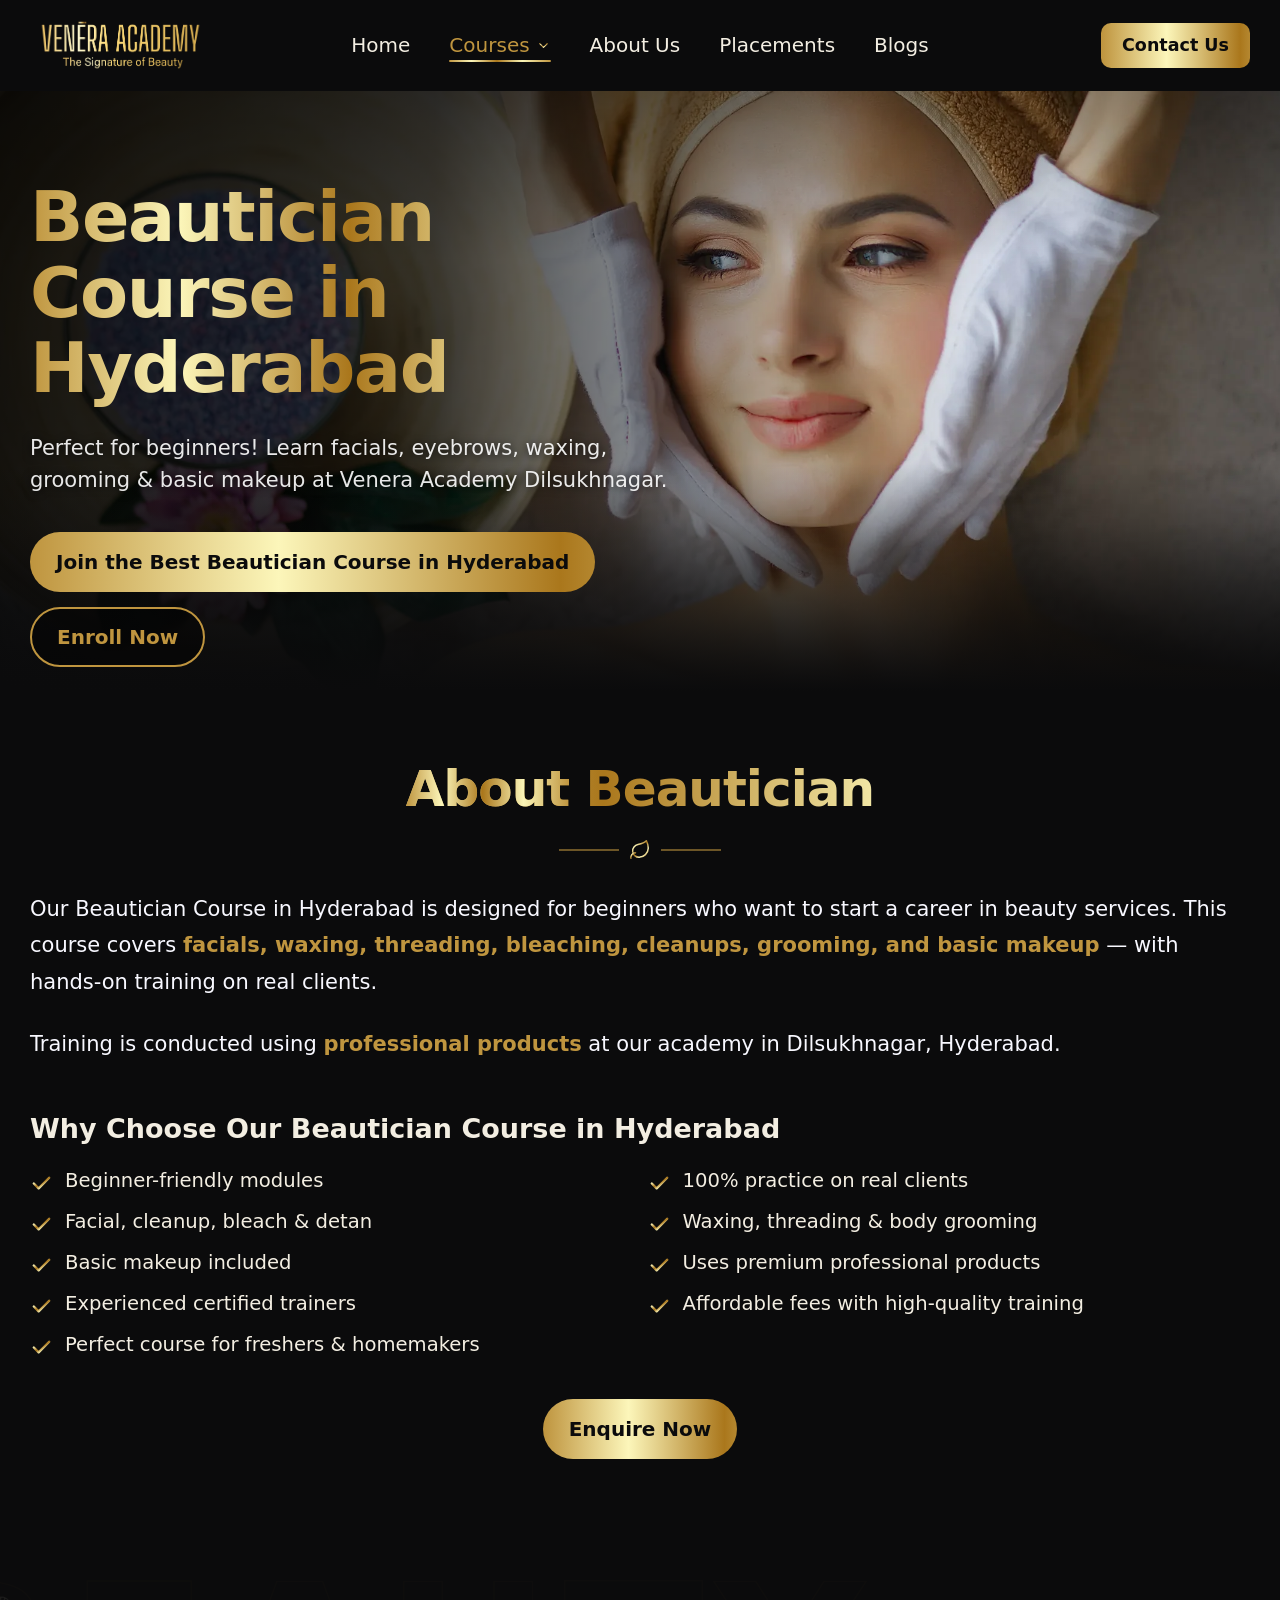
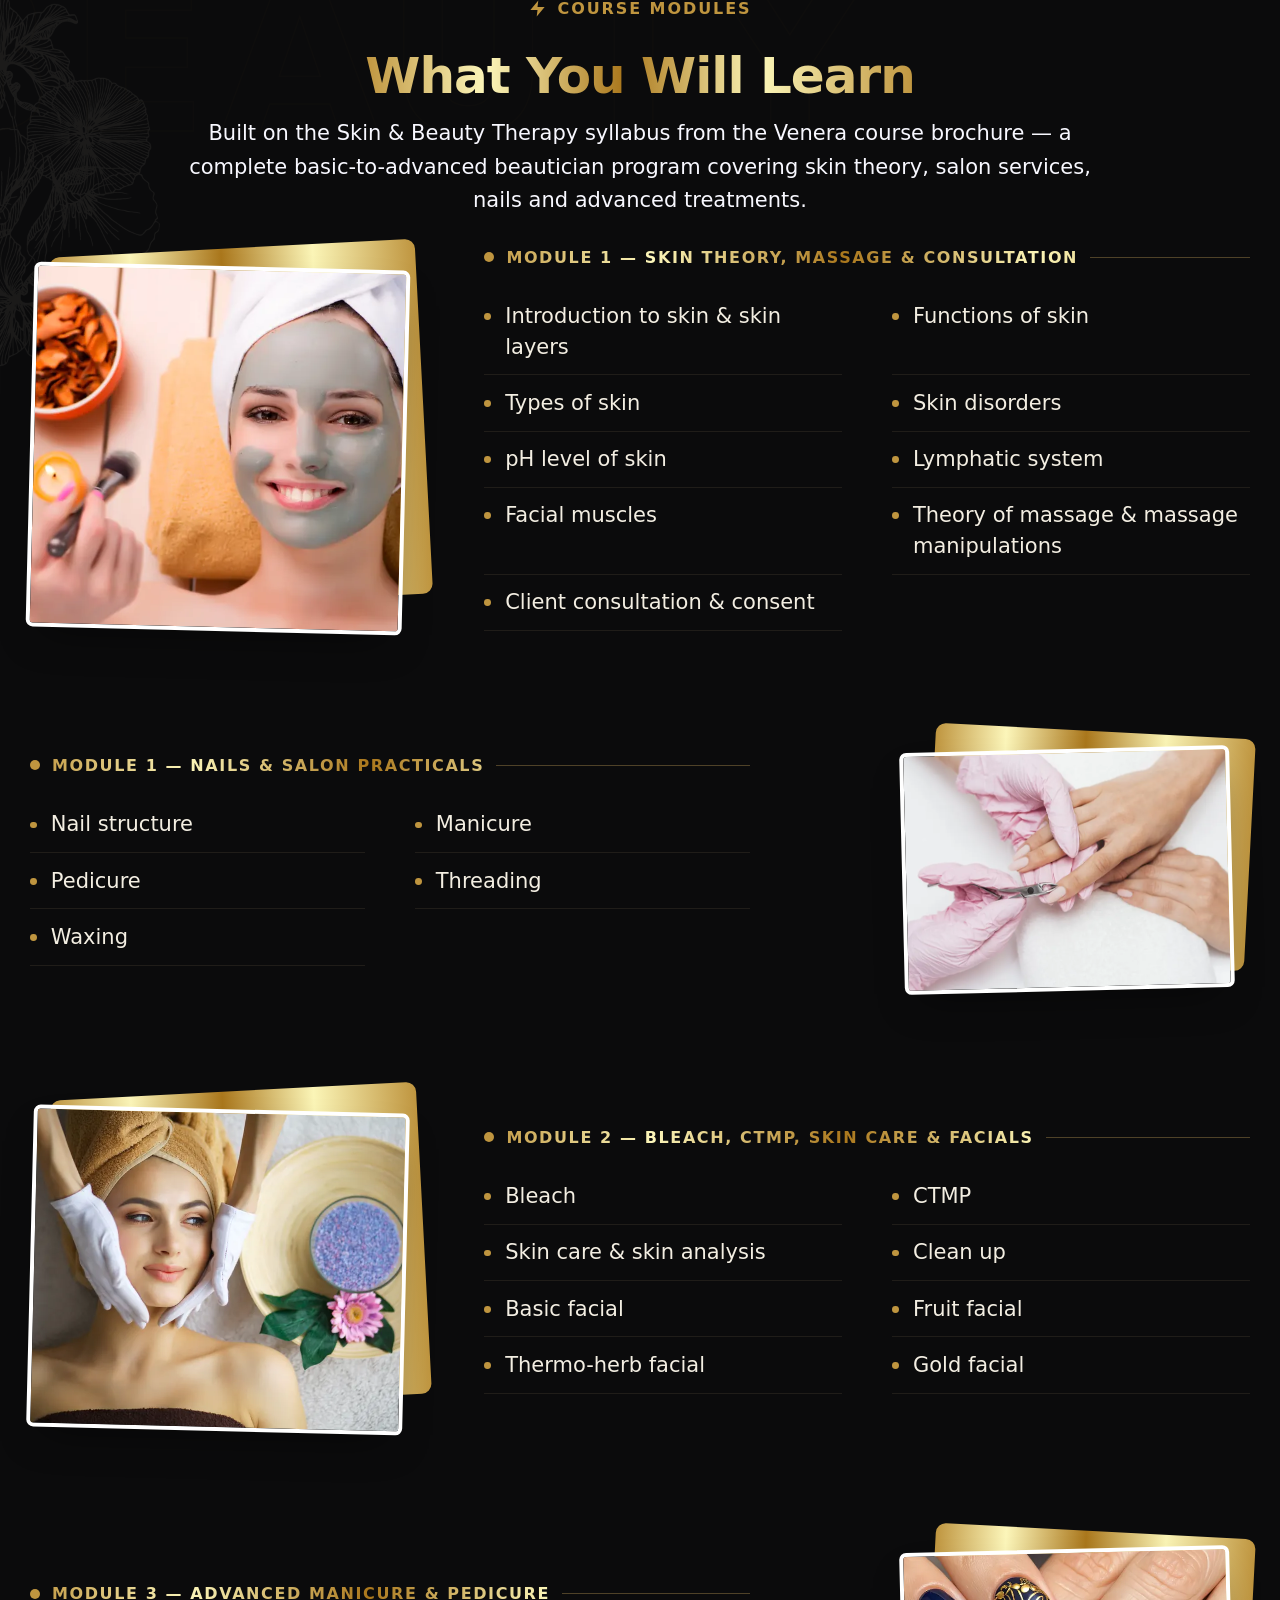
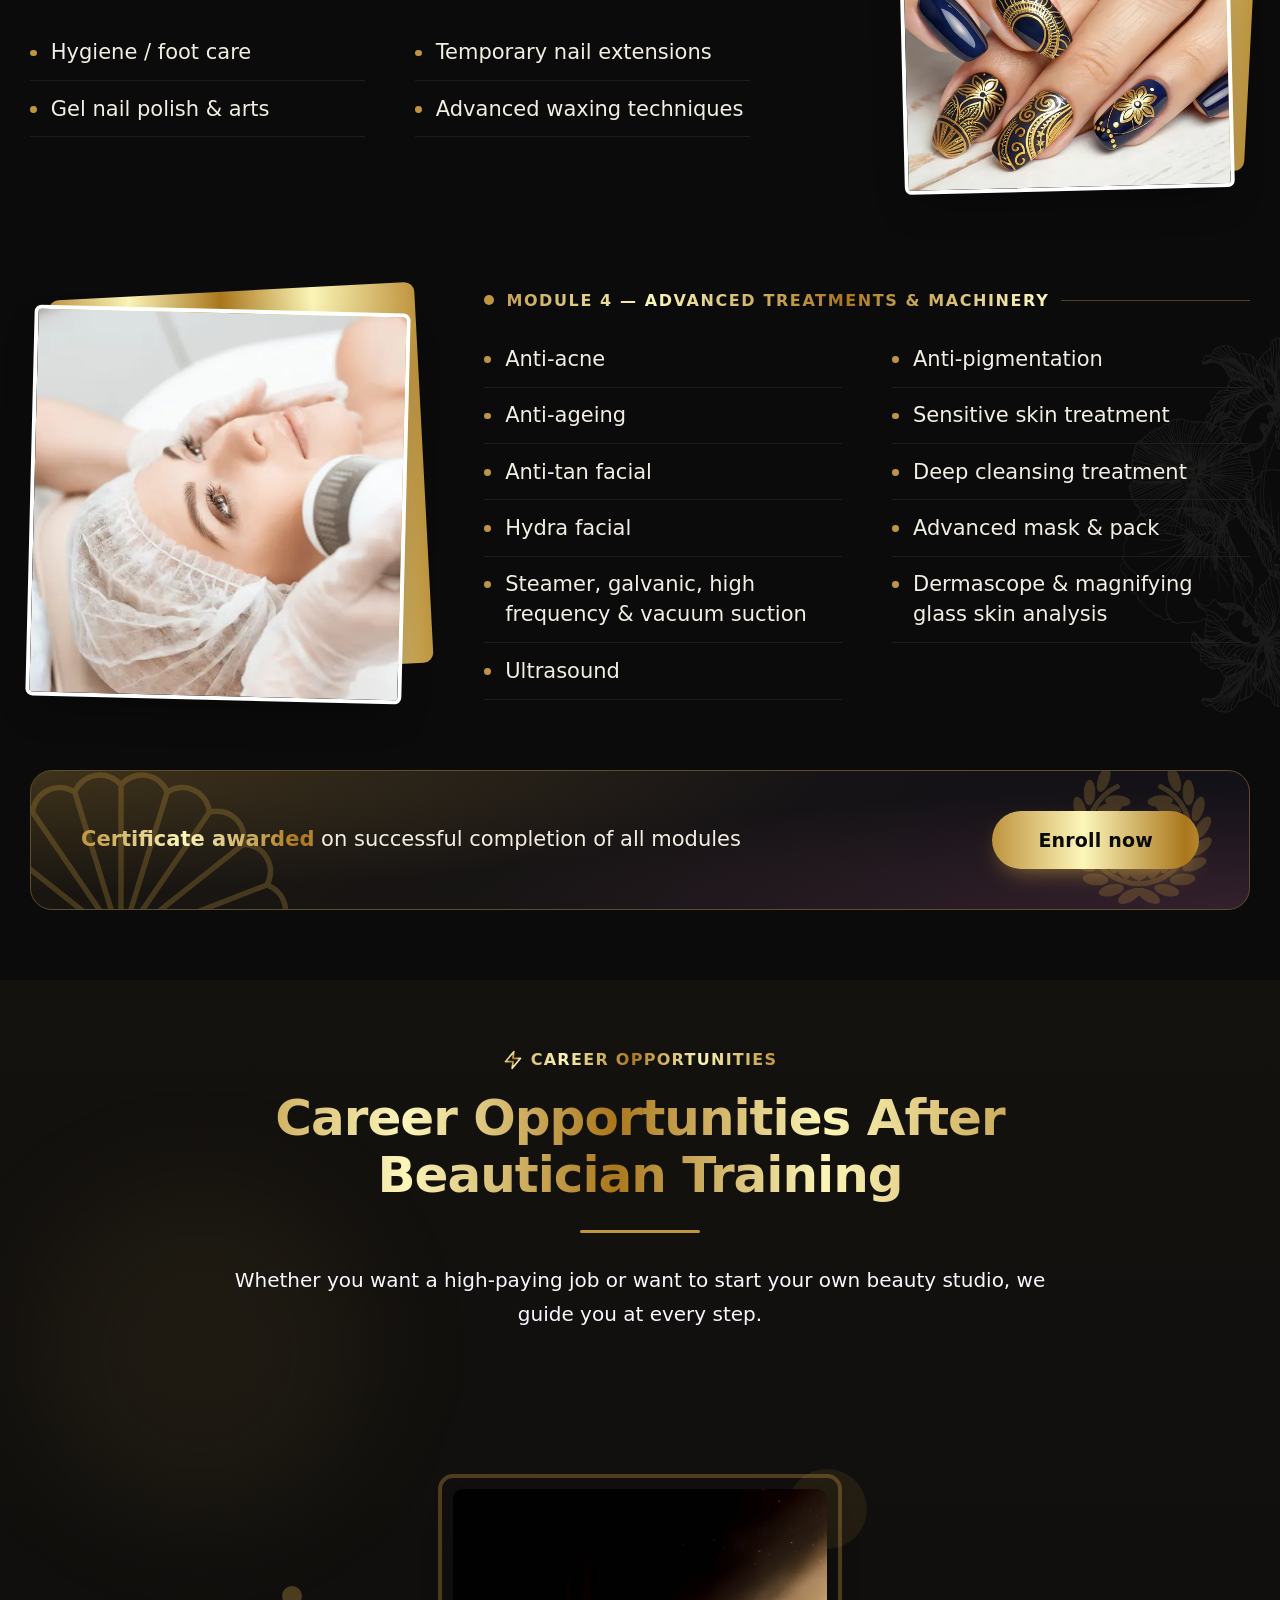
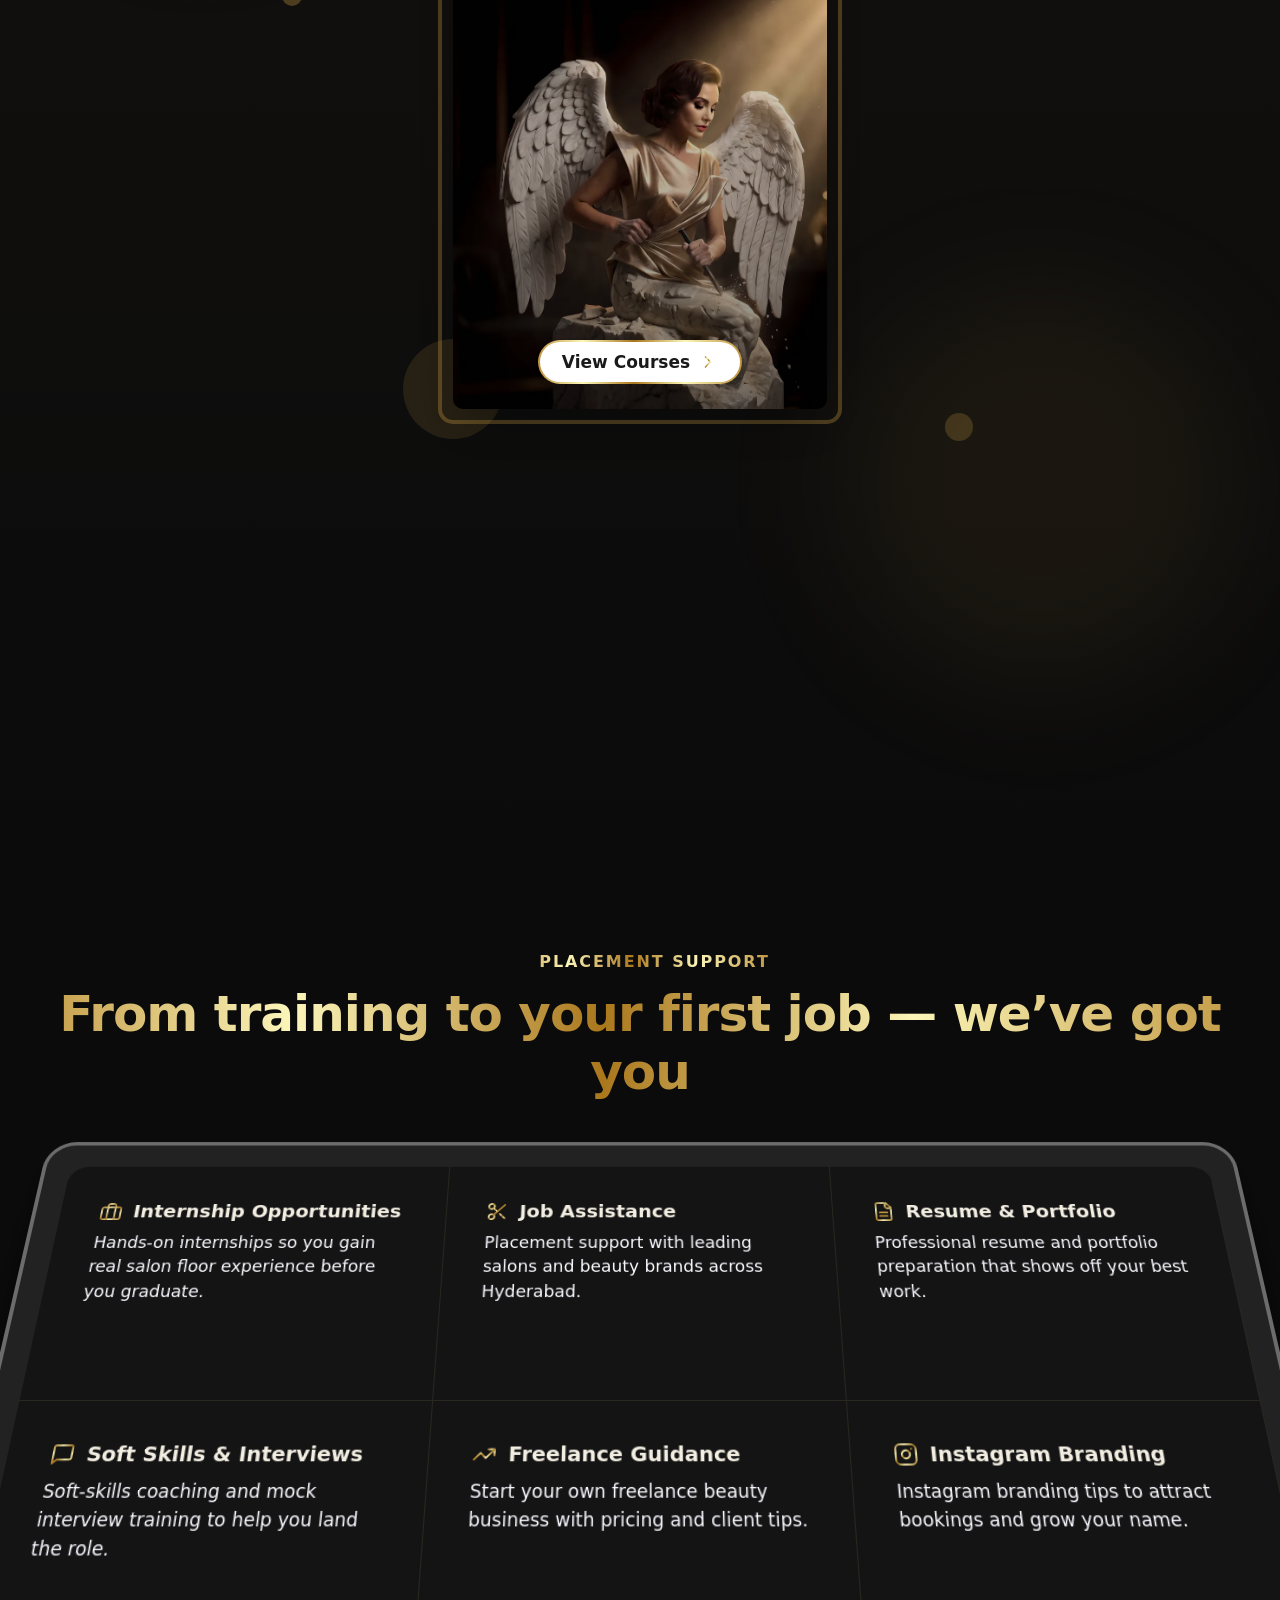
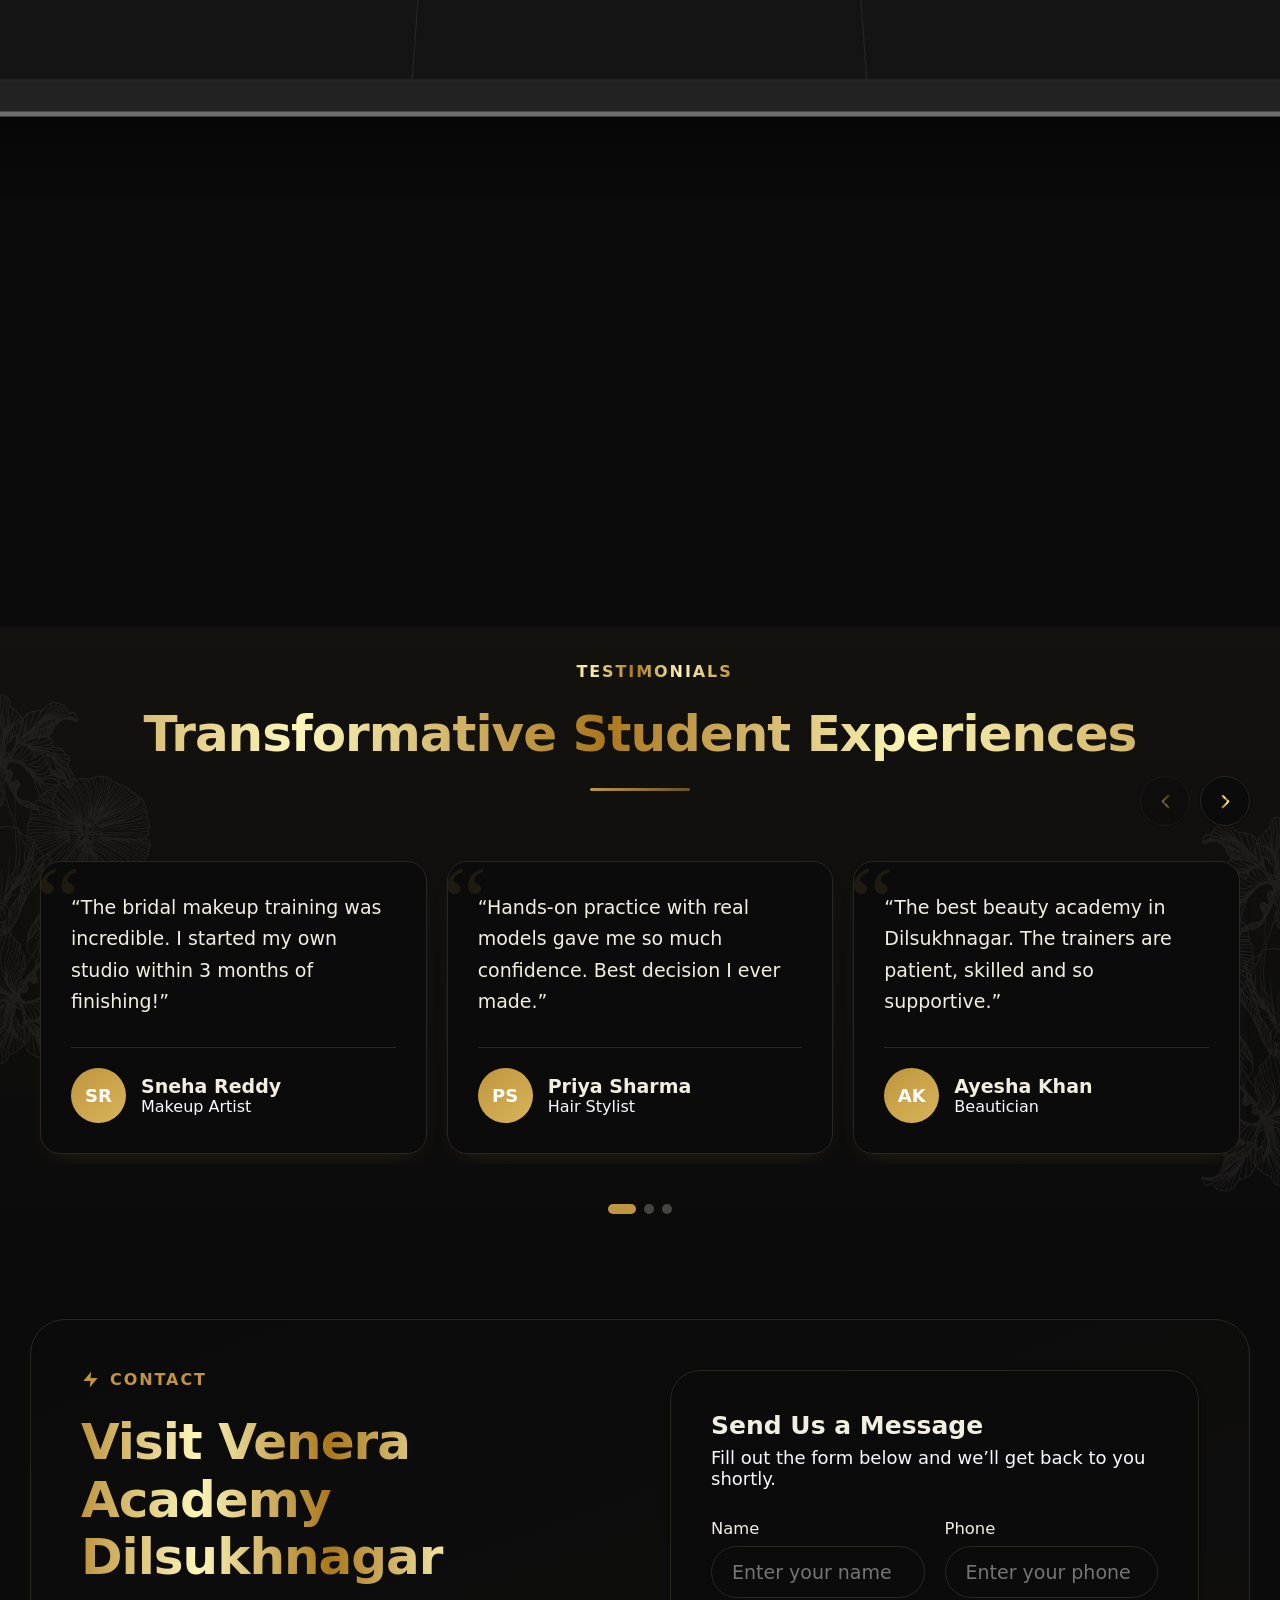
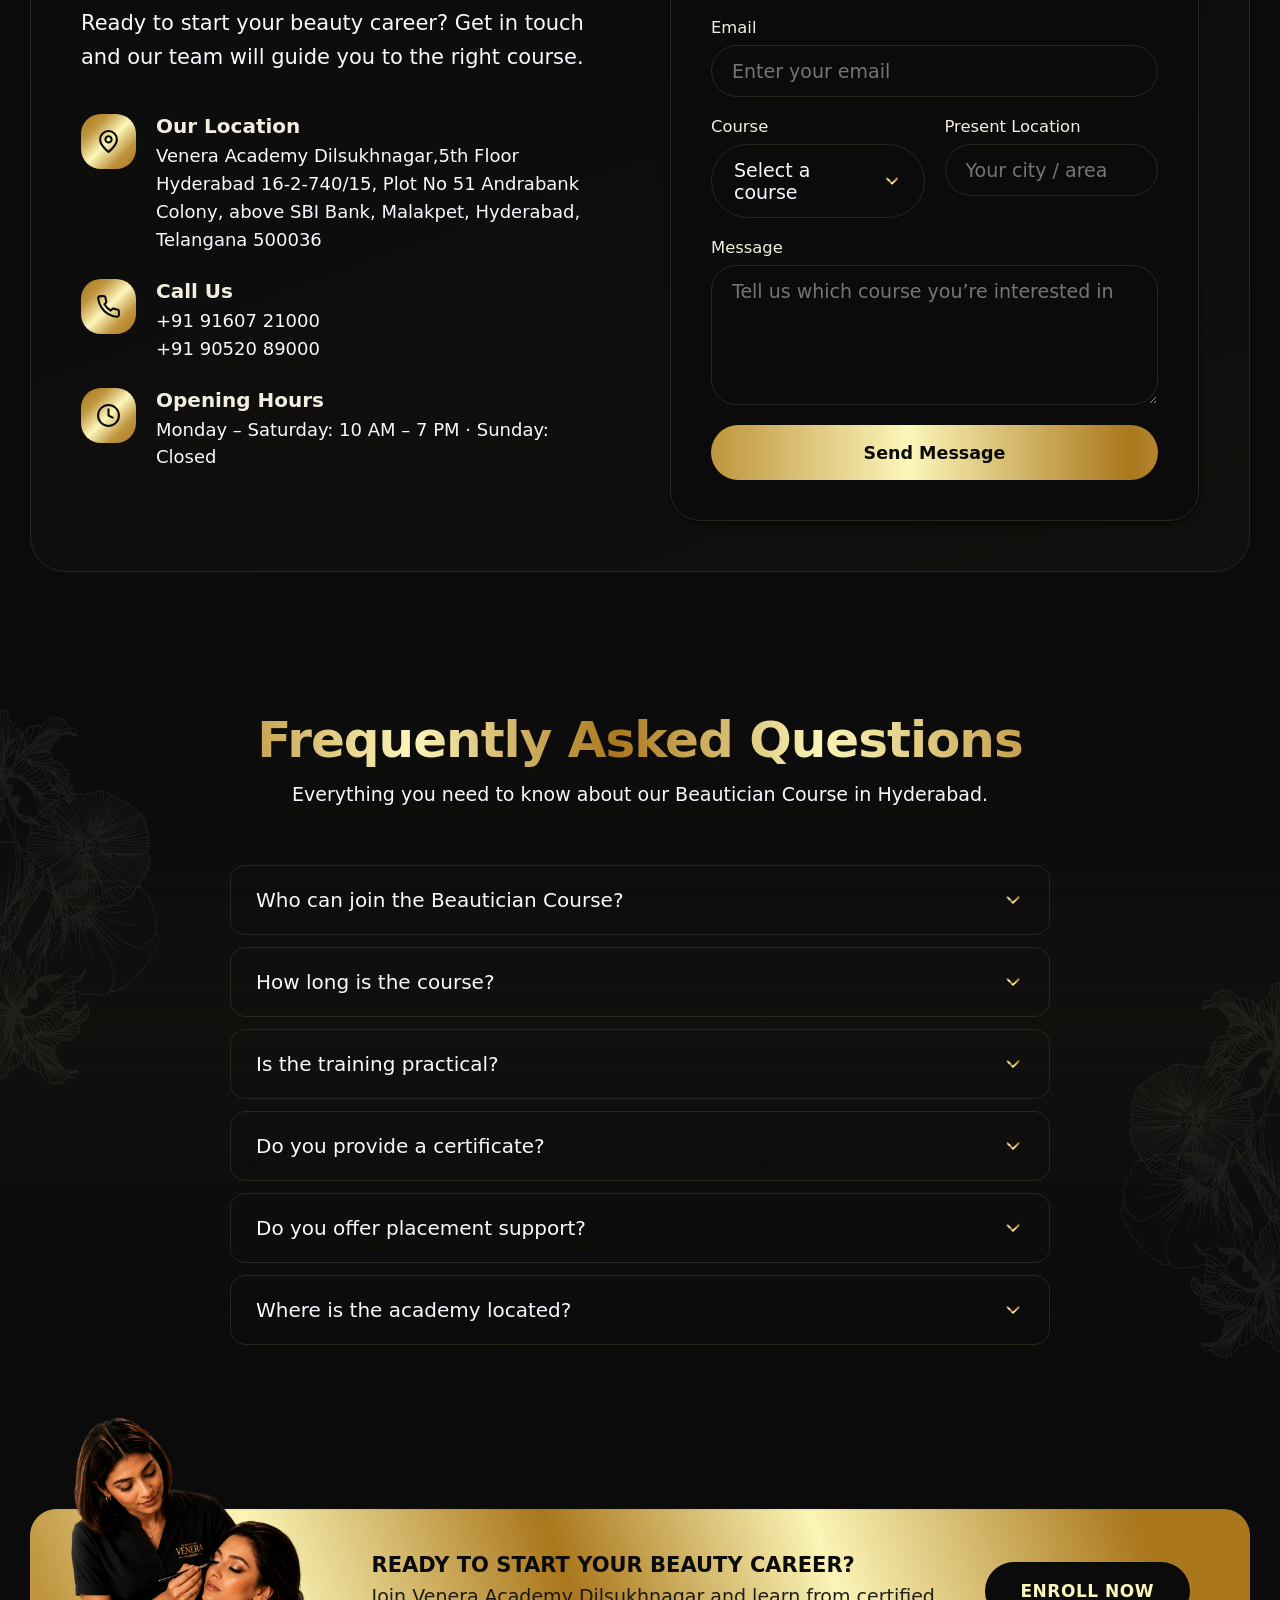
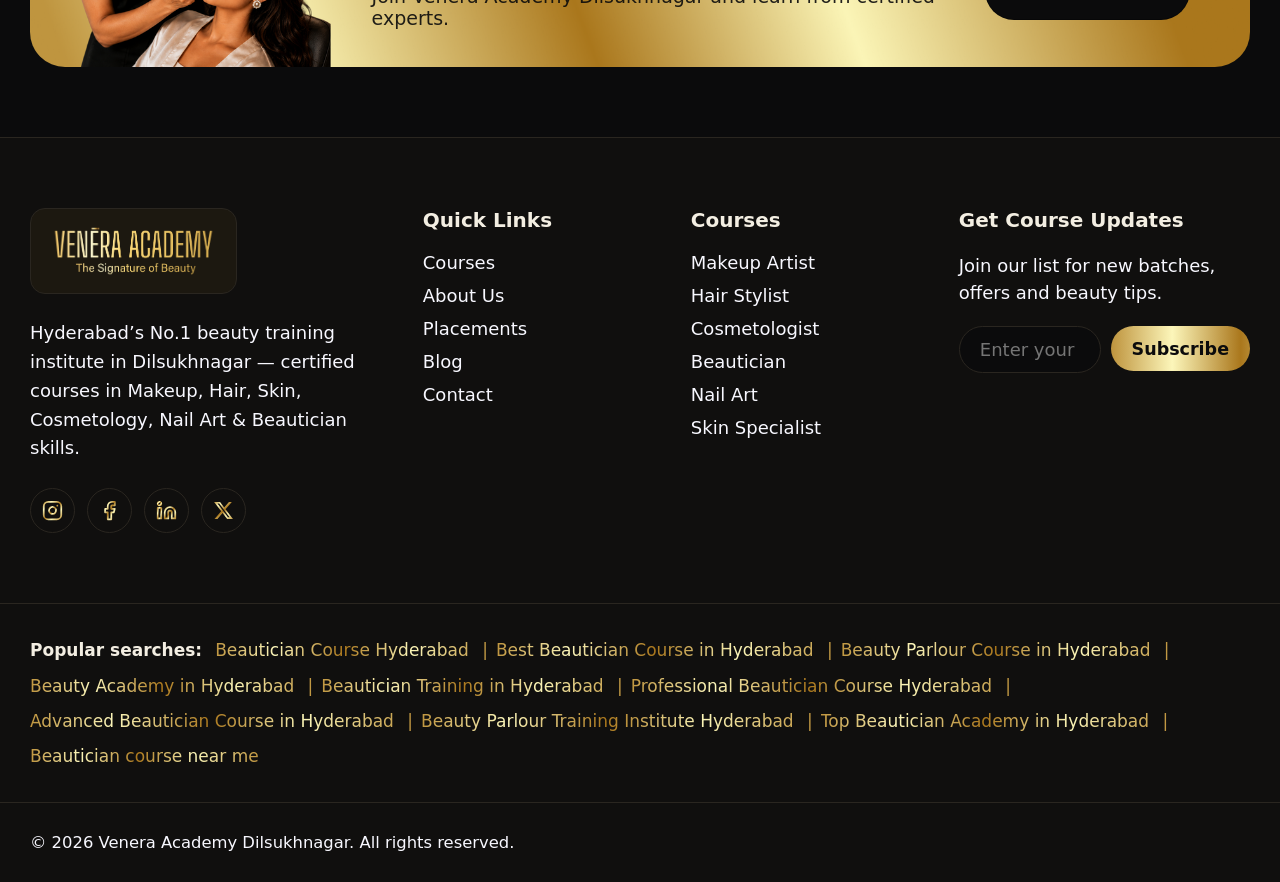
<file: beautician.html>
<!DOCTYPE html>
<html lang="en-IN">

<head>
	<meta charset="UTF-8">
	<meta name="viewport" content="width=device-width, initial-scale=1.0">
	<link rel="icon" type="image/png" sizes="16x16" href="assets/img/favicon-16.png">
	<link rel="icon" type="image/png" sizes="32x32" href="assets/img/favicon-32.png">
	<link rel="icon" type="image/png" sizes="48x48" href="assets/img/favicon-48.png">
	<link rel="icon" type="image/png" sizes="256x256" href="assets/img/favicon.png">
	<link rel="apple-touch-icon" sizes="180x180" href="assets/img/apple-touch-icon.png">
	<link rel="manifest" href="site.webmanifest">
	<title>Beautician Course in Hyderabad | Venera Academy Dilsukhnagar</title>
	<meta name="description" content="Beginner-friendly Beautician Course in Hyderabad — facials, waxing, threading, grooming & basic makeup with 100% practical training at Venera Academy Dilsukhnagar.">
	<meta name="keywords" content="beautician course Hyderabad, beauty parlour course, beautician training, beauty academy Hyderabad, Venera Academy">
	<meta name="author" content="Venera Academy Dilsukhnagar">
	<meta name="robots" content="index, follow, max-snippet:-1, max-image-preview:large, max-video-preview:-1">
	<meta name="theme-color" content="#0B0B0C">
	<link rel="canonical" href="https://www.venera-academy.com/beautician.html">
	<!-- Local / GEO -->
	<meta name="geo.region" content="IN-TG">
	<meta name="geo.placename" content="Dilsukhnagar, Malakpet, Hyderabad">
	<meta name="geo.position" content="17.3746;78.5063">
	<meta name="ICBM" content="17.3746, 78.5063">
	<meta name="business:contact_data:street_address" content="5th Floor, 16-2-740/15, Plot No 51, Andrabank Colony, above SBI Bank">
	<meta name="business:contact_data:locality" content="Malakpet, Hyderabad">
	<meta name="business:contact_data:region" content="Telangana">
	<meta name="business:contact_data:postal_code" content="500036">
	<meta name="business:contact_data:country_name" content="India">
	<meta name="business:contact_data:phone_number" content="+91-91607-21000">
	<meta name="business:contact_data:email" content="info@veneraacademy.in">
	<!-- Open Graph -->
	<meta property="og:type" content="website">
	<meta property="og:site_name" content="Venera Academy Dilsukhnagar">
	<meta property="og:title" content="Beautician Course in Hyderabad | Venera Academy Dilsukhnagar">
	<meta property="og:description" content="Beginner-friendly Beautician Course in Hyderabad — facials, waxing, threading, grooming & basic makeup with 100% practical training at Venera Academy Dilsukhnagar.">
	<meta property="og:url" content="https://www.venera-academy.com/beautician.html">
	<meta property="og:locale" content="en_IN">
	<meta property="og:image" content="https://www.venera-academy.com/assets/img/beauty-training-institute-hyderabad-hero.png">
	<meta property="og:image:secure_url" content="https://www.venera-academy.com/assets/img/beauty-training-institute-hyderabad-hero.png">
	<meta property="og:image:type" content="image/png">
	<meta property="og:image:width" content="1920">
	<meta property="og:image:height" content="900">
	<meta property="og:image:alt" content="Venera Academy Dilsukhnagar — beauty training institute in Hyderabad">
	<!-- Twitter / X -->
	<meta name="twitter:card" content="summary_large_image">
	<meta name="twitter:site" content="@veneraacademy">
	<meta name="twitter:creator" content="@veneraacademy">
	<meta name="twitter:title" content="Beautician Course in Hyderabad | Venera Academy Dilsukhnagar">
	<meta name="twitter:description" content="Beginner-friendly Beautician Course in Hyderabad — facials, waxing, threading, grooming & basic makeup with 100% practical training at Venera Academy Dilsukhnagar.">
	<meta name="twitter:image" content="https://www.venera-academy.com/assets/img/beauty-training-institute-hyderabad-hero.png">
	<meta name="twitter:image:alt" content="Venera Academy Dilsukhnagar — beauty training institute in Hyderabad">
	<link rel="stylesheet" href="css/styles.css">
	<!-- SEO:START — structured data (schema.org). Generated; keep in sync with visible page content. -->
	<script type="application/ld+json">
	{
		"@context": "https://schema.org",
		"@graph": [
			{
				"@type": [
					"EducationalOrganization",
					"LocalBusiness"
				],
				"@id": "https://www.venera-academy.com/#localbusiness",
				"name": "Venera Academy Dilsukhnagar",
				"alternateName": [
					"Venera Academy",
					"Venera Beauty Academy Hyderabad"
				],
				"url": "https://www.venera-academy.com/",
				"logo": {
					"@type": "ImageObject",
					"url": "https://www.venera-academy.com/assets/img/venera-academy-logo-gold.png",
					"width": 1500,
					"height": 465
				},
				"image": "https://www.venera-academy.com/assets/img/beauty-training-institute-hyderabad-hero.png",
				"description": "Venera Academy Dilsukhnagar is a leading beauty training institute in Hyderabad offering certified courses in Makeup, Hair Styling, Skin, Cosmetology, Nail Art and Beautician skills with 100% practical training and placement support.",
				"telephone": "+91-91607-21000",
				"email": "info@veneraacademy.in",
				"priceRange": "₹₹",
				"currenciesAccepted": "INR",
				"address": {
					"@type": "PostalAddress",
					"streetAddress": "5th Floor, 16-2-740/15, Plot No 51, Andrabank Colony, above SBI Bank",
					"addressLocality": "Malakpet",
					"addressRegion": "Telangana",
					"postalCode": "500036",
					"addressCountry": "IN"
				},
				"geo": {
					"@type": "GeoCoordinates",
					"latitude": "17.3746",
					"longitude": "78.5063"
				},
				"hasMap": "https://www.google.com/maps?q=Andrabank+Colony,+Malakpet,+Hyderabad,+Telangana+500036",
				"openingHoursSpecification": [
					{
						"@type": "OpeningHoursSpecification",
						"dayOfWeek": [
							"Monday",
							"Tuesday",
							"Wednesday",
							"Thursday",
							"Friday",
							"Saturday"
						],
						"opens": "10:00",
						"closes": "19:00"
					}
				],
				"areaServed": [
					{
						"@type": "City",
						"name": "Hyderabad"
					},
					{
						"@type": "City",
						"name": "Secunderabad"
					},
					{
						"@type": "AdministrativeArea",
						"name": "Telangana"
					}
				],
				"knowsAbout": [
					"Bridal Makeup",
					"HD Makeup",
					"Airbrush Makeup",
					"Hair Cutting",
					"Hair Coloring",
					"Keratin Treatment",
					"Cosmetology",
					"Skin Care Treatments",
					"Nail Art",
					"Nail Extensions",
					"Beauty Therapy",
					"Salon Management"
				],
				"sameAs": [
					"https://www.instagram.com/veneraacademyofficial/",
					"https://www.facebook.com/VeneraAcademyofficial",
					"https://www.linkedin.com/company/veneraacademy",
					"https://x.com/veneraacademy"
				],
				"contactPoint": [
					{
						"@type": "ContactPoint",
						"telephone": "+91-91607-21000",
						"contactType": "admissions",
						"email": "info@veneraacademy.in",
						"areaServed": "IN",
						"availableLanguage": [
							"en",
							"te",
							"hi"
						]
					}
				]
			},
			{
				"@type": "WebSite",
				"@id": "https://www.venera-academy.com/#website",
				"url": "https://www.venera-academy.com/",
				"name": "Venera Academy Dilsukhnagar",
				"publisher": {
					"@id": "https://www.venera-academy.com/#localbusiness"
				},
				"inLanguage": "en-IN",
				"potentialAction": {
					"@type": "SearchAction",
					"target": {
						"@type": "EntryPoint",
						"urlTemplate": "https://www.venera-academy.com/blog.html?q={search_term_string}"
					},
					"query-input": "required name=search_term_string"
				}
			},
			{
				"@type": "WebPage",
				"@id": "https://www.venera-academy.com/beautician.html#webpage",
				"url": "https://www.venera-academy.com/beautician.html",
				"name": "Beautician Course in Hyderabad | Venera Academy Dilsukhnagar",
				"description": "Beginner-friendly Beautician Course in Hyderabad — facials, waxing, threading, grooming & basic makeup with 100% practical training at Venera Academy Dilsukhnagar.",
				"isPartOf": {
					"@id": "https://www.venera-academy.com/#website"
				},
				"about": {
					"@id": "https://www.venera-academy.com/#localbusiness"
				},
				"inLanguage": "en-IN",
				"primaryImageOfPage": {
					"@type": "ImageObject",
					"url": "https://www.venera-academy.com/assets/img/beauty-training-institute-hyderabad-hero.png"
				},
				"breadcrumb": {
					"@id": "https://www.venera-academy.com/beautician.html#breadcrumb"
				},
				"speakable": {
					"@type": "SpeakableSpecification",
					"cssSelector": [
						"h1",
						".hero-sub",
						".chero-sub",
						".about-hero p"
					]
				}
			},
			{
				"@type": "BreadcrumbList",
				"@id": "https://www.venera-academy.com/beautician.html#breadcrumb",
				"itemListElement": [
					{
						"@type": "ListItem",
						"position": 1,
						"name": "Home",
						"item": "https://www.venera-academy.com/"
					},
					{
						"@type": "ListItem",
						"position": 2,
						"name": "Courses",
						"item": "https://www.venera-academy.com/#courses"
					},
					{
						"@type": "ListItem",
						"position": 3,
						"name": "Beautician Course",
						"item": "https://www.venera-academy.com/beautician.html"
					}
				]
			},
			{
				"@type": "Course",
				"@id": "https://www.venera-academy.com/beautician.html#course",
				"name": "Beautician Course in Hyderabad",
				"description": "Beginner-friendly beautician training covering facials, waxing, threading, grooming and basic makeup.",
				"url": "https://www.venera-academy.com/beautician.html",
				"provider": {
					"@id": "https://www.venera-academy.com/#localbusiness"
				},
				"inLanguage": "en-IN",
				"educationalLevel": "Beginner to Advanced",
				"teaches": "Beginner-friendly beautician training covering facials, waxing, threading, grooming and basic makeup.",
				"isAccessibleForFree": false,
				"offers": {
					"@type": "Offer",
					"category": "Paid",
					"priceCurrency": "INR",
					"availability": "https://schema.org/InStock",
					"url": "https://www.venera-academy.com/contact.html"
				},
				"hasCourseInstance": [
					{
						"@type": "CourseInstance",
						"courseMode": [
							"Onsite",
							"InPerson"
						],
						"courseWorkload": "P1M",
						"location": {
							"@type": "Place",
							"name": "Venera Academy Dilsukhnagar",
							"address": {
								"@type": "PostalAddress",
								"streetAddress": "5th Floor, 16-2-740/15, Plot No 51, Andrabank Colony, above SBI Bank",
								"addressLocality": "Malakpet",
								"addressRegion": "Telangana",
								"postalCode": "500036",
								"addressCountry": "IN"
							}
						},
						"instructor": {
							"@type": "Organization",
							"name": "Venera Academy Dilsukhnagar"
						}
					}
				],
				"occupationalCredentialAwarded": "Professional Certification in Beautician Course",
				"coursePrerequisites": "No prior experience required"
			},
			{
				"@type": "FAQPage",
				"@id": "https://www.venera-academy.com/beautician.html#faq",
				"mainEntity": [
					{
						"@type": "Question",
						"name": "Who can join the Beautician Course?",
						"acceptedAnswer": {
							"@type": "Answer",
							"text": "Anyone can join — the course is designed for beginners and aspiring beauty professionals. No prior experience is required."
						}
					},
					{
						"@type": "Question",
						"name": "How long is the course?",
						"acceptedAnswer": {
							"@type": "Answer",
							"text": "We offer flexible batches. Duration depends on the modules you choose — most students complete it within 1–3 months."
						}
					},
					{
						"@type": "Question",
						"name": "Is the training practical?",
						"acceptedAnswer": {
							"@type": "Answer",
							"text": "Yes — it is 100% practical, with hands-on sessions on real clients across every module using professional products."
						}
					},
					{
						"@type": "Question",
						"name": "Do you provide a certificate?",
						"acceptedAnswer": {
							"@type": "Answer",
							"text": "Yes. On successful completion you receive a recognized certification that helps you build a professional career."
						}
					},
					{
						"@type": "Question",
						"name": "Do you offer placement support?",
						"acceptedAnswer": {
							"@type": "Answer",
							"text": "Absolutely — we provide job assistance with leading salons, plus portfolio and interview preparation."
						}
					},
					{
						"@type": "Question",
						"name": "Where is the academy located?",
						"acceptedAnswer": {
							"@type": "Answer",
							"text": "We are centrally located in Dilsukhnagar, Hyderabad — easy to reach from across the city."
						}
					}
				]
			}
		]
	}
	</script>
	<!-- SEO:END -->
</head>

<body>
	<!-- gold gradient for SVG icons -->
	<svg aria-hidden="true" focusable="false" width="0" height="0" style="position:absolute" xmlns="http://www.w3.org/2000/svg">
		<linearGradient id="gold-grad" x1="0" y1="0" x2="1" y2="1">
			<stop offset="0" stop-color="#BF953F"/>
			<stop offset="0.22" stop-color="#FCF6BA"/>
			<stop offset="0.5" stop-color="#AA771C"/>
			<stop offset="0.72" stop-color="#FBF5B7"/>
			<stop offset="1" stop-color="#BF953F"/>
		</linearGradient>
	</svg>
	<header class="header" id="header">
		<nav class="nav">
			<div class="nav-left">
				<a href="index.html" class="logo" aria-label="Venera Academy home" title="Venera Academy home">
					<img src="assets/img/venera-academy-logo-gold.png" alt="Venera Academy Dilsukhnagar" title="Venera Academy Dilsukhnagar — home" width="1500" height="465" loading="eager" decoding="async">
				</a>

				<!-- Desktop navigation -->
				<div class="nav-menu" id="nav-menu">
					<a href="index.html" class="nav-link" title="Home">Home</a>
					<!-- Courses -->
					<div class="nav-item" data-menu="product">
						<a class="nav-trigger" href="courses.html" title="Courses" aria-haspopup="true" aria-expanded="false">
							Courses
							<svg class="chevron" viewBox="0 0 24 24" fill="none" stroke="currentColor" stroke-width="2" stroke-linecap="round" stroke-linejoin="round"><polyline points="6 9 12 15 18 9"></polyline></svg>
						</a>
						<div class="dropdown" role="menu">
							<div class="dropdown-panel">
								<ul class="grid grid-2" id="product-list"></ul>
								<div class="dropdown-footer">
									<p>Not sure which to pick? <a href="tel:9160721000" title="Talk to a counsellor">Talk to a counsellor</a></p>
								</div>
							</div>
						</div>
					</div>

					<a href="about.html" class="nav-link" title="About Us">About Us</a>
					<a href="placements.html" class="nav-link" title="Placements">Placements</a>
					<a href="blog.html" class="nav-link" title="Blogs">Blogs</a>
				</div>
			</div>

			<div class="nav-actions">
				<a href="contact.html" class="btn btn-primary" title="Contact Us">Contact Us</a>
			</div>

			<button class="btn btn-outline btn-icon menu-toggle" id="menu-toggle" aria-expanded="false" aria-controls="mobile-menu" aria-label="Toggle menu">
				<svg class="menu-icon" viewBox="0 0 24 24" fill="none" stroke="currentColor" stroke-width="2" stroke-linecap="round" stroke-linejoin="round">
					<line class="line line-top" x1="3" y1="6" x2="21" y2="6"></line>
					<line class="line line-mid" x1="3" y1="12" x2="21" y2="12"></line>
					<line class="line line-bot" x1="3" y1="18" x2="21" y2="18"></line>
				</svg>
			</button>
		</nav>
	</header>

	<!-- Mobile menu (populated + toggled by JS) -->
	<div class="mobile-menu" id="mobile-menu" aria-hidden="true">
		<div class="mobile-menu-inner">
			<div class="mobile-links">
				<a href="index.html" class="mobile-link" title="Home">Home</a>
					<a href="courses.html" class="mobile-section mobile-link" title="Courses">Courses</a>
				<div id="m-product"></div>
					<a href="about.html" class="mobile-link" title="About Us">About Us</a>
					<a href="placements.html" class="mobile-link" title="Placements">Placements</a>
					<a href="blog.html" class="mobile-link" title="Blogs">Blogs</a>
			</div>
			<div class="mobile-actions">
				<a href="contact.html" class="btn btn-primary btn-block" title="Contact Us">Contact Us</a>
			</div>
		</div>
	</div>

	<main>
		<!-- Hero (full image, animated entrance) -->
		<section class="chero chero--image chero--left">
			<div class="chero-bg" aria-hidden="true">
				<img src="assets/img/hero/hero-beautician.webp" srcset="assets/img/hero/hero-beautician-1200.webp 1200w, assets/img/hero/hero-beautician.webp 2400w" sizes="100vw" alt="" width="2400" height="1000" loading="eager" fetchpriority="high" decoding="async">
			</div>
			<div class="chero-overlay" aria-hidden="true"></div>

			<div class="chero-inner">
				<h1 class="chero-title anim anim-2">Beautician Course in Hyderabad</h1>
				<p class="chero-sub anim anim-3">Perfect for beginners! Learn facials, eyebrows, waxing, grooming &amp; basic makeup at Venera Academy Dilsukhnagar.</p>

				<div class="chero-actions anim anim-4">
					<a href="#contact" class="btn btn-primary btn-lg chero-pill-btn" title="Join the Best Beautician Course in Hyderabad">Join the Best Beautician Course in Hyderabad</a>
					<a href="tel:9160721000" class="btn btn-lg chero-outline-gold" title="Enroll Now">Enroll Now</a>
				</div>
			</div>
		</section>

		<!-- Course detail -->
		<section class="course-detail" id="about">
			<div class="cd-inner">
				<div class="cd-head">
					<h2 class="cd-title"><span>About</span> Beautician</h2>
					<div class="leaf-divider">
						<span class="ld-line"></span>
						<svg viewBox="0 0 24 24" fill="none" stroke="currentColor" stroke-width="1.6" stroke-linecap="round" stroke-linejoin="round"><path d="M11 20A7 7 0 0 1 9.8 6.1C15.5 5 17 4.48 19 2c1 2 2 4.18 2 8 0 5.5-4.78 10-10 10Z"/><path d="M2 21c0-3 1.85-5.36 5.08-6"/></svg>
						<span class="ld-line"></span>
					</div>
				</div>
				<p>Our Beautician Course in Hyderabad is designed for beginners who want to start a career in beauty services. This course covers <strong>facials, waxing, threading, bleaching, cleanups, grooming, and basic makeup</strong> — with hands-on training on real clients.</p>
				<p>Training is conducted using <strong>professional products</strong> at our academy in Dilsukhnagar, Hyderabad.</p>

				<h3 class="cd-sub">Why Choose Our Beautician Course in Hyderabad</h3>
				<ul class="cd-list">
					<li><svg viewBox="0 0 24 24" fill="none" stroke="currentColor" stroke-width="2.5" stroke-linecap="round" stroke-linejoin="round"><polyline points="20 6 9 17 4 12"></polyline></svg>Beginner-friendly modules</li>
					<li><svg viewBox="0 0 24 24" fill="none" stroke="currentColor" stroke-width="2.5" stroke-linecap="round" stroke-linejoin="round"><polyline points="20 6 9 17 4 12"></polyline></svg>100% practice on real clients</li>
					<li><svg viewBox="0 0 24 24" fill="none" stroke="currentColor" stroke-width="2.5" stroke-linecap="round" stroke-linejoin="round"><polyline points="20 6 9 17 4 12"></polyline></svg>Facial, cleanup, bleach &amp; detan</li>
					<li><svg viewBox="0 0 24 24" fill="none" stroke="currentColor" stroke-width="2.5" stroke-linecap="round" stroke-linejoin="round"><polyline points="20 6 9 17 4 12"></polyline></svg>Waxing, threading &amp; body grooming</li>
					<li><svg viewBox="0 0 24 24" fill="none" stroke="currentColor" stroke-width="2.5" stroke-linecap="round" stroke-linejoin="round"><polyline points="20 6 9 17 4 12"></polyline></svg>Basic makeup included</li>
					<li><svg viewBox="0 0 24 24" fill="none" stroke="currentColor" stroke-width="2.5" stroke-linecap="round" stroke-linejoin="round"><polyline points="20 6 9 17 4 12"></polyline></svg>Uses premium professional products</li>
					<li><svg viewBox="0 0 24 24" fill="none" stroke="currentColor" stroke-width="2.5" stroke-linecap="round" stroke-linejoin="round"><polyline points="20 6 9 17 4 12"></polyline></svg>Experienced certified trainers</li>
					<li><svg viewBox="0 0 24 24" fill="none" stroke="currentColor" stroke-width="2.5" stroke-linecap="round" stroke-linejoin="round"><polyline points="20 6 9 17 4 12"></polyline></svg>Affordable fees with high-quality training</li>
					<li><svg viewBox="0 0 24 24" fill="none" stroke="currentColor" stroke-width="2.5" stroke-linecap="round" stroke-linejoin="round"><polyline points="20 6 9 17 4 12"></polyline></svg>Perfect course for freshers &amp; homemakers</li>
				</ul>
				<a href="tel:9160721000" class="btn btn-primary btn-lg" title="Enquire Now">Enquire Now</a>
			</div>
		</section>

		<!-- Course Modules (feature grid) -->
		<section class="course-modules" id="modules" data-watermark="BEAUTY">
			<div class="cm-inner">
				<span class="badge-pill">Course Modules</span>
				<div class="cm-head">
					<h2>What You Will Learn</h2>
					<p>Built on the Skin &amp; Beauty Therapy syllabus from the Venera course brochure — a complete basic-to-advanced beautician program covering skin theory, salon services, nails and advanced treatments.</p>
				</div>
				<div class="cm-group cm-group--split">
					<div class="cm-shot">
						<img src="assets/img/library/spa-relaxation-therapy.webp" srcset="assets/img/library/spa-relaxation-therapy-800.webp 800w, assets/img/library/spa-relaxation-therapy.webp 1600w" sizes="(min-width: 900px) 38vw, 100vw" width="1600" height="1068" loading="lazy" decoding="async" alt="Client relaxing during a professional beauty therapy session">
					</div>
					<div class="cm-body">
						<h3 class="cm-subtitle">Module 1 — Skin Theory, Massage &amp; Consultation</h3>
						<div class="cm-grid">
							<div class="cm-item"><p>Introduction to skin &amp; skin layers</p></div>
							<div class="cm-item"><p>Functions of skin</p></div>
							<div class="cm-item"><p>Types of skin</p></div>
							<div class="cm-item"><p>Skin disorders</p></div>
							<div class="cm-item"><p>pH level of skin</p></div>
							<div class="cm-item"><p>Lymphatic system</p></div>
							<div class="cm-item"><p>Facial muscles</p></div>
							<div class="cm-item"><p>Theory of massage &amp; massage manipulations</p></div>
							<div class="cm-item"><p>Client consultation &amp; consent</p></div>
						</div>
					</div>
				</div>
				<div class="cm-group cm-group--split cm-group--flip cm-group--short">
					<div class="cm-shot">
						<img src="assets/img/library/manicured-hands-top-view.webp" srcset="assets/img/library/manicured-hands-top-view-800.webp 800w, assets/img/library/manicured-hands-top-view.webp 1600w" sizes="(min-width: 900px) 38vw, 100vw" width="1600" height="1067" loading="lazy" decoding="async" alt="Manicure and nail care practical">
					</div>
					<div class="cm-body">
						<h3 class="cm-subtitle">Module 1 — Nails &amp; Salon Practicals</h3>
						<div class="cm-grid">
							<div class="cm-item"><p>Nail structure</p></div>
							<div class="cm-item"><p>Manicure</p></div>
							<div class="cm-item"><p>Pedicure</p></div>
							<div class="cm-item"><p>Threading</p></div>
							<div class="cm-item"><p>Waxing</p></div>
						</div>
					</div>
				</div>
				<div class="cm-group cm-group--split">
					<div class="cm-shot">
						<img src="assets/img/library/facial-massage-clinic.webp" srcset="assets/img/library/facial-massage-clinic-800.webp 800w, assets/img/library/facial-massage-clinic.webp 1600w" sizes="(min-width: 900px) 38vw, 100vw" width="1600" height="1067" loading="lazy" decoding="async" alt="Facial and clean-up practical in the beauty clinic">
					</div>
					<div class="cm-body">
						<h3 class="cm-subtitle">Module 2 — Bleach, CTMP, Skin Care &amp; Facials</h3>
						<div class="cm-grid">
							<div class="cm-item"><p>Bleach</p></div>
							<div class="cm-item"><p>CTMP</p></div>
							<div class="cm-item"><p>Skin care &amp; skin analysis</p></div>
							<div class="cm-item"><p>Clean up</p></div>
							<div class="cm-item"><p>Basic facial</p></div>
							<div class="cm-item"><p>Fruit facial</p></div>
							<div class="cm-item"><p>Thermo-herb facial</p></div>
							<div class="cm-item"><p>Gold facial</p></div>
						</div>
					</div>
				</div>
				<div class="cm-group cm-group--split cm-group--flip cm-group--short">
					<div class="cm-shot">
						<img src="assets/img/library/creative-nail-design.webp" srcset="assets/img/library/creative-nail-design-800.webp 800w, assets/img/library/creative-nail-design.webp 1600w" sizes="(min-width: 900px) 38vw, 100vw" width="1600" height="900" loading="lazy" decoding="async" alt="Advanced manicure and nail finish">
					</div>
					<div class="cm-body">
						<h3 class="cm-subtitle">Module 3 — Advanced Manicure &amp; Pedicure</h3>
						<div class="cm-grid">
							<div class="cm-item"><p>Hygiene / foot care</p></div>
							<div class="cm-item"><p>Temporary nail extensions</p></div>
							<div class="cm-item"><p>Gel nail polish &amp; arts</p></div>
							<div class="cm-item"><p>Advanced waxing techniques</p></div>
						</div>
					</div>
				</div>
				<div class="cm-group cm-group--split">
					<div class="cm-shot">
						<img src="assets/img/library/advanced-skin-treatment.webp" srcset="assets/img/library/advanced-skin-treatment-800.webp 800w, assets/img/library/advanced-skin-treatment.webp 1600w" sizes="(min-width: 900px) 38vw, 100vw" width="1600" height="1068" loading="lazy" decoding="async" alt="Advanced skin treatment using salon machinery">
					</div>
					<div class="cm-body">
						<h3 class="cm-subtitle">Module 4 — Advanced Treatments &amp; Machinery</h3>
						<div class="cm-grid">
							<div class="cm-item"><p>Anti-acne</p></div>
							<div class="cm-item"><p>Anti-pigmentation</p></div>
							<div class="cm-item"><p>Anti-ageing</p></div>
							<div class="cm-item"><p>Sensitive skin treatment</p></div>
							<div class="cm-item"><p>Anti-tan facial</p></div>
							<div class="cm-item"><p>Deep cleansing treatment</p></div>
							<div class="cm-item"><p>Hydra facial</p></div>
							<div class="cm-item"><p>Advanced mask &amp; pack</p></div>
							<div class="cm-item"><p>Steamer, galvanic, high frequency &amp; vacuum suction</p></div>
							<div class="cm-item"><p>Dermascope &amp; magnifying glass skin analysis</p></div>
							<div class="cm-item"><p>Ultrasound</p></div>
						</div>
					</div>
				</div>
			</div>
		</section>

		<!-- Certificate bar -->
		<section class="cm-cert">
			<div class="cm-cert-inner">
				<p><strong>Certificate awarded</strong> on successful completion of all modules</p>
				<a href="tel:9160721000" class="cm-cert-btn" title="Enroll now">Enroll now</a>
			</div>
		</section>

		<!-- Career Opportunities -->
		<section class="career" id="career">
			<div class="co-blur co-blur-1" aria-hidden="true"></div>
			<div class="co-blur co-blur-2" aria-hidden="true"></div>
			<div class="co-dot co-dot-1" aria-hidden="true"></div>
			<div class="co-dot co-dot-2" aria-hidden="true"></div>

			<div class="career-inner reveal-root">
				<div class="career-head">
					<span class="co-eyebrow"><svg viewBox="0 0 24 24" fill="none" stroke="currentColor" stroke-width="2" stroke-linecap="round" stroke-linejoin="round"><polygon points="13 2 3 14 12 14 11 22 21 10 12 10 13 2"/></svg> Career Opportunities</span>
					<h2 class="career-title">Career Opportunities After Beautician Training</h2>
					<div class="co-underline"></div>
					<p class="career-sub">Whether you want a high-paying job or want to start your own beauty studio, we guide you at every step.</p>
				</div>

				<div class="co-grid">
					<div class="co-col">
						<div class="co-item" data-dir="left">
							<div class="co-item-head"><span class="co-chip"><svg viewBox="0 0 24 24" fill="none" stroke="currentColor" stroke-width="1.8" stroke-linecap="round" stroke-linejoin="round"><path d="M9.937 15.5A2 2 0 0 0 8.5 14.063l-6.135-1.582a.5.5 0 0 1 0-.962L8.5 9.936A2 2 0 0 0 9.937 8.5l1.582-6.135a.5.5 0 0 1 .963 0L14.063 8.5A2 2 0 0 0 15.5 9.937l6.135 1.581a.5.5 0 0 1 0 .964L15.5 14.063a2 2 0 0 0-1.437 1.437l-1.582 6.135a.5.5 0 0 1-.963 0z"/></svg></span><h3>Salon Beautician</h3></div>
							<p>Work as a beautician in salons and beauty parlours.</p>
						</div>
						<div class="co-item" data-dir="left">
							<div class="co-item-head"><span class="co-chip"><svg viewBox="0 0 24 24" fill="none" stroke="currentColor" stroke-width="1.8" stroke-linecap="round" stroke-linejoin="round"><path d="M19 14c1.49-1.46 3-3.21 3-5.5A5.5 5.5 0 0 0 16.5 3c-1.76 0-3 .5-4.5 2-1.5-1.5-2.74-2-4.5-2A5.5 5.5 0 0 0 2 8.5c0 2.3 1.5 4.05 3 5.5l7 7Z"/></svg></span><h3>Bridal Grooming Expert</h3></div>
							<p>Provide pre-bridal grooming and beauty services.</p>
						</div>
						<div class="co-item" data-dir="left">
							<div class="co-item-head"><span class="co-chip"><svg viewBox="0 0 24 24" fill="none" stroke="currentColor" stroke-width="1.8" stroke-linecap="round" stroke-linejoin="round"><path d="M3 9 5 3h14l2 6"/><path d="M4 9v11a1 1 0 0 0 1 1h14a1 1 0 0 0 1-1V9"/><path d="M9 21v-6h6v6"/></svg></span><h3>Junior Beautician</h3></div>
							<p>Start as a junior beautician at premium salons.</p>
						</div>
						<div class="co-item" data-dir="left">
							<div class="co-item-head"><span class="co-chip"><svg viewBox="0 0 24 24" fill="none" stroke="currentColor" stroke-width="1.8" stroke-linecap="round" stroke-linejoin="round"><path d="M3 9 5 3h14l2 6"/><path d="M4 9v11a1 1 0 0 0 1 1h14a1 1 0 0 0 1-1V9"/><path d="M9 21v-6h6v6"/></svg></span><h3>Home-Based Beautician</h3></div>
							<p>Offer beauty services from the comfort of home.</p>
						</div>
					</div>

					<div class="co-center">
						<div class="co-figure">
							<div class="co-frame"></div>
							<div class="co-image">
								<img src="assets/img/about/career-angel.webp" alt="Sculpt your future with Venera Academy" title="Careers after the Beautician course" width="900" height="1200" loading="lazy" decoding="async">
								<div class="co-image-overlay">
									<a href="index.html#courses" class="co-portfolio" title="View Courses">View Courses <svg viewBox="0 0 24 24" fill="none" stroke="currentColor" stroke-width="2" stroke-linecap="round" stroke-linejoin="round"><path d="m9 18 6-6-6-6"/></svg></a>
								</div>
							</div>
							<span class="co-accent co-accent-1" aria-hidden="true"></span>
							<span class="co-accent co-accent-2" aria-hidden="true"></span>
						</div>
					</div>

					<div class="co-col">
						<div class="co-item" data-dir="right">
							<div class="co-item-head"><span class="co-chip"><svg viewBox="0 0 24 24" fill="none" stroke="currentColor" stroke-width="1.8" stroke-linecap="round" stroke-linejoin="round"><path d="M12 22a7 7 0 0 0 7-7c0-2-1-3.9-3-5.5s-3.5-4-4-6.5c-.5 2.5-2 4.9-4 6.5C6 11.1 5 13 5 15a7 7 0 0 0 7 7z"/></svg></span><h3>Skin Care Assistant</h3></div>
							<p>Assist with facials, cleanups and skin treatments.</p>
						</div>
						<div class="co-item" data-dir="right">
							<div class="co-item-head"><span class="co-chip"><svg viewBox="0 0 24 24" fill="none" stroke="currentColor" stroke-width="1.8" stroke-linecap="round" stroke-linejoin="round"><path d="M19 14c1.49-1.46 3-3.21 3-5.5A5.5 5.5 0 0 0 16.5 3c-1.76 0-3 .5-4.5 2-1.5-1.5-2.74-2-4.5-2A5.5 5.5 0 0 0 2 8.5c0 2.3 1.5 4.05 3 5.5l7 7Z"/></svg></span><h3>Freelance Beauty Provider</h3></div>
							<p>Provide freelance beauty services for clients &amp; events.</p>
						</div>
						<div class="co-item" data-dir="right">
							<div class="co-item-head"><span class="co-chip"><svg viewBox="0 0 24 24" fill="none" stroke="currentColor" stroke-width="1.8" stroke-linecap="round" stroke-linejoin="round"><path d="M3 9 5 3h14l2 6"/><path d="M4 9v11a1 1 0 0 0 1 1h14a1 1 0 0 0 1-1V9"/><path d="M9 21v-6h6v6"/></svg></span><h3>Beauty Studio Owner</h3></div>
							<p>Open and run your own beauty studio or parlour.</p>
						</div>
						<div class="co-item" data-dir="right">
							<div class="co-item-head"><span class="co-chip"><svg viewBox="0 0 24 24" fill="none" stroke="currentColor" stroke-width="1.8" stroke-linecap="round" stroke-linejoin="round"><circle cx="12" cy="12" r="10"/><path d="M9.09 9a3 3 0 0 1 5.83 1c0 2-3 3-3 3"/><path d="M12 17h.01"/></svg></span><h3>Beauty Consultant</h3></div>
							<p>Advise clients on skincare, grooming and products.</p>
						</div>
					</div>
				</div>

				<div class="co-stats" id="co-stats">
					<div class="stat-card"><div class="stat-icon"><svg viewBox="0 0 24 24" fill="none" stroke="currentColor" stroke-width="1.8" stroke-linecap="round" stroke-linejoin="round"><circle cx="12" cy="8" r="6"/><path d="M15.477 12.89 17 22l-5-3-5 3 1.523-9.11"/></svg></div><div class="stat-value" data-value="100" data-suffix="+">0</div><p>Students Trained</p><span class="stat-bar"></span></div>
					<div class="stat-card"><div class="stat-icon"><svg viewBox="0 0 24 24" fill="none" stroke="currentColor" stroke-width="1.8" stroke-linecap="round" stroke-linejoin="round"><path d="M16 21v-2a4 4 0 0 0-4-4H6a4 4 0 0 0-4 4v2"/><circle cx="9" cy="7" r="4"/><path d="M22 21v-2a4 4 0 0 0-3-3.87"/><path d="M16 3.13a4 4 0 0 1 0 7.75"/></svg></div><div class="stat-value" data-value="15" data-suffix="+">0</div><p>Hiring Partners</p><span class="stat-bar"></span></div>
					<div class="stat-card"><div class="stat-icon"><svg viewBox="0 0 24 24" fill="none" stroke="currentColor" stroke-width="1.8" stroke-linecap="round" stroke-linejoin="round"><rect x="3" y="4" width="18" height="18" rx="2"/><path d="M16 2v4"/><path d="M8 2v4"/><path d="M3 10h18"/></svg></div><div class="stat-value" data-value="5" data-suffix="+">0</div><p>Years Experience</p><span class="stat-bar"></span></div>
					<div class="stat-card"><div class="stat-icon"><svg viewBox="0 0 24 24" fill="none" stroke="currentColor" stroke-width="1.8" stroke-linecap="round" stroke-linejoin="round"><polyline points="22 7 13.5 15.5 8.5 10.5 2 17"/><polyline points="16 7 22 7 22 13"/></svg></div><div class="stat-value" data-value="100" data-suffix="%">0</div><p>Placement Rate</p><span class="stat-bar"></span></div>
				</div>
			</div>
		</section>

		<!-- Placement Support (container scroll) -->
		<section class="placement" id="placement">
			<div class="container-scroll" id="container-scroll">
				<div class="cs-perspective">
					<div class="cs-header" id="cs-header">
						<span class="section-eyebrow">Placement Support</span>
						<h2 class="section-title">From training to your first job — we’ve got you</h2>
					</div>
					<div class="cs-card" id="cs-card">
						<div class="cs-card-inner">
							<div class="placement-grid">
								<div class="placement-item">
									<div class="pi-head"><svg viewBox="0 0 24 24" fill="none" stroke="currentColor" stroke-width="1.8" stroke-linecap="round" stroke-linejoin="round"><rect width="20" height="14" x="2" y="7" rx="2"/><path d="M16 21V5a2 2 0 0 0-2-2h-4a2 2 0 0 0-2 2v16"/></svg><h3>Internship Opportunities</h3></div>
									<p>Hands-on internships so you gain real salon floor experience before you graduate.</p>
								</div>
								<div class="placement-item">
									<div class="pi-head"><svg viewBox="0 0 24 24" fill="none" stroke="currentColor" stroke-width="1.8" stroke-linecap="round" stroke-linejoin="round"><circle cx="6" cy="6" r="3"/><circle cx="6" cy="18" r="3"/><line x1="20" y1="4" x2="8.12" y2="15.88"/><line x1="14.47" y1="14.48" x2="20" y2="20"/><line x1="8.12" y1="8.12" x2="12" y2="12"/></svg><h3>Job Assistance</h3></div>
									<p>Placement support with leading salons and beauty brands across Hyderabad.</p>
								</div>
								<div class="placement-item">
									<div class="pi-head"><svg viewBox="0 0 24 24" fill="none" stroke="currentColor" stroke-width="1.8" stroke-linecap="round" stroke-linejoin="round"><path d="M15 2H6a2 2 0 0 0-2 2v16a2 2 0 0 0 2 2h12a2 2 0 0 0 2-2V7Z"/><path d="M14 2v4a2 2 0 0 0 2 2h4"/><path d="M16 13H8"/><path d="M16 17H8"/></svg><h3>Resume &amp; Portfolio</h3></div>
									<p>Professional resume and portfolio preparation that shows off your best work.</p>
								</div>
								<div class="placement-item">
									<div class="pi-head"><svg viewBox="0 0 24 24" fill="none" stroke="currentColor" stroke-width="1.8" stroke-linecap="round" stroke-linejoin="round"><path d="M21 15a2 2 0 0 1-2 2H7l-4 4V5a2 2 0 0 1 2-2h14a2 2 0 0 1 2 2z"/></svg><h3>Soft Skills &amp; Interviews</h3></div>
									<p>Soft-skills coaching and mock interview training to help you land the role.</p>
								</div>
								<div class="placement-item">
									<div class="pi-head"><svg viewBox="0 0 24 24" fill="none" stroke="currentColor" stroke-width="1.8" stroke-linecap="round" stroke-linejoin="round"><polyline points="22 7 13.5 15.5 8.5 10.5 2 17"/><polyline points="16 7 22 7 22 13"/></svg><h3>Freelance Guidance</h3></div>
									<p>Start your own freelance beauty business with pricing and client tips.</p>
								</div>
								<div class="placement-item">
									<div class="pi-head"><svg viewBox="0 0 24 24" fill="none" stroke="currentColor" stroke-width="1.8" stroke-linecap="round" stroke-linejoin="round"><rect x="2" y="2" width="20" height="20" rx="5" ry="5"/><path d="M16 11.37A4 4 0 1 1 12.63 8 4 4 0 0 1 16 11.37z"/><line x1="17.5" y1="6.5" x2="17.51" y2="6.5"/></svg><h3>Instagram Branding</h3></div>
									<p>Instagram branding tips to attract bookings and grow your name.</p>
								</div>
							</div>
						</div>
					</div>
				</div>
			</div>
		</section>

		<!-- Testimonials -->
		<section class="testimonials" id="testimonials">
			<div class="t-inner">
				<div class="t-head">
					<span class="t-eyebrow">Testimonials</span>
					<h3 class="t-title">Transformative Student Experiences</h3>
					<div class="t-underline"></div>
				</div>

				<div class="t-wrap">
					<div class="t-nav">
						<button class="t-btn" id="t-prev" aria-label="Previous testimonial">
							<svg viewBox="0 0 24 24" fill="none" stroke="currentColor" stroke-width="2" stroke-linecap="round" stroke-linejoin="round"><polyline points="15 18 9 12 15 6"></polyline></svg>
						</button>
						<button class="t-btn" id="t-next" aria-label="Next testimonial">
							<svg viewBox="0 0 24 24" fill="none" stroke="currentColor" stroke-width="2" stroke-linecap="round" stroke-linejoin="round"><polyline points="9 18 15 12 9 6"></polyline></svg>
						</button>
					</div>

					<div class="t-viewport">
						<div class="t-track" id="t-track"></div>
					</div>

					<div class="t-dots" id="t-dots"></div>
				</div>
			</div>
		</section>

		<!-- Contact Us -->
		<section class="contact" id="contact">
			<div class="contact-container">
				<div class="contact-grid">
					<div class="contact-left">
						<span class="da-badge">Contact</span>
						<h2 class="da-h2">Visit Venera Academy Dilsukhnagar</h2>
						<p class="da-lead">Ready to start your beauty career? Get in touch and our team will guide you to the right course.</p>

						<div class="da-info">
							<div class="da-info-row">
								<span class="da-chip"><svg viewBox="0 0 24 24" fill="none" stroke="currentColor" stroke-width="2" stroke-linecap="round" stroke-linejoin="round"><path d="M20 10c0 6-8 12-8 12s-8-6-8-12a8 8 0 0 1 16 0Z"/><circle cx="12" cy="10" r="3"/></svg></span>
								<div>
									<h3>Our Location</h3>
									<p>Venera Academy Dilsukhnagar,5th Floor Hyderabad 16-2-740/15, Plot No 51 Andrabank Colony, above SBI Bank, Malakpet, Hyderabad, Telangana 500036</p>
								</div>
							</div>
							<div class="da-info-row">
								<span class="da-chip"><svg viewBox="0 0 24 24" fill="none" stroke="currentColor" stroke-width="2" stroke-linecap="round" stroke-linejoin="round"><path d="M22 16.92v3a2 2 0 0 1-2.18 2 19.79 19.79 0 0 1-8.63-3.07 19.5 19.5 0 0 1-6-6 19.79 19.79 0 0 1-3.07-8.67A2 2 0 0 1 4.11 2h3a2 2 0 0 1 2 1.72c.13.96.36 1.9.7 2.81a2 2 0 0 1-.45 2.11L8.09 9.91a16 16 0 0 0 6 6l1.27-1.27a2 2 0 0 1 2.11-.45c.91.34 1.85.57 2.81.7A2 2 0 0 1 22 16.92z"/></svg></span>
								<div>
									<h3>Call Us</h3>
									<p><a href="tel:+919160721000" title="+91 91607 21000">+91 91607 21000</a><br><a href="tel:+919052089000" title="+91 90520 89000">+91 90520 89000</a></p>
								</div>
							</div>
							<div class="da-info-row">
								<span class="da-chip"><svg viewBox="0 0 24 24" fill="none" stroke="currentColor" stroke-width="2" stroke-linecap="round" stroke-linejoin="round"><circle cx="12" cy="12" r="10"/><polyline points="12 6 12 12 16 14"/></svg></span>
								<div>
									<h3>Opening Hours</h3>
									<p>Monday – Saturday: 10 AM – 7 PM · Sunday: Closed</p>
								</div>
							</div>
						</div>

						
					</div>

					<div class="contact-right">
						<h3 class="da-form-title">Send Us a Message</h3>
						<p class="da-form-sub">Fill out the form below and we’ll get back to you shortly.</p>
						<form id="contact-form" class="da-form">
							<div class="da-grid-2">
								<div class="da-group">
									<label for="c-name">Name</label>
									<input id="c-name" type="text" name="name" placeholder="Enter your name" required>
								</div>
								<div class="da-group">
									<label for="c-phone">Phone</label>
									<input id="c-phone" type="tel" name="phone" placeholder="Enter your phone">
								</div>
							</div>
							<div class="da-group">
								<label for="c-email">Email</label>
								<input id="c-email" type="email" name="email" placeholder="Enter your email" required>
							</div>
							<div class="da-grid-2">
								<div class="da-group">
									<label for="c-course">Course</label>
									<select id="c-course" name="course" required>
										<option value="" disabled selected>Select a course</option>
										<option value="Makeup Artist">Makeup Artist</option>
										<option value="Hair Stylist">Hair Stylist</option>
										<option value="Cosmetologist">Cosmetologist</option>
										<option value="Beautician">Beautician</option>
										<option value="Nail Art">Nail Art</option>
										<option value="Skin Specialist">Skin Specialist</option>
										<option value="Not sure yet">Not sure yet</option>
									</select>
								</div>
								<div class="da-group">
									<label for="c-location">Present Location</label>
									<input id="c-location" type="text" name="location" placeholder="Your city / area">
								</div>
							</div>
							<div class="da-group">
								<label for="c-message">Message</label>
								<textarea id="c-message" name="message" placeholder="Tell us which course you’re interested in" rows="4"></textarea>
							</div>
							<button type="submit" class="btn btn-primary cf-submit da-submit">Send Message</button>
						</form>
					</div>
				</div>
			</div>
		</section>

		<!-- FAQ -->
		<section class="faq" id="faq">
			<div class="faq-inner">
				<div class="faq-head">
					<h2>Frequently Asked Questions</h2>
					<p>Everything you need to know about our Beautician Course in Hyderabad.</p>
				</div>

				<div class="faq-list">
					<div class="faq-item">
						<button class="faq-q" aria-expanded="false">
							<span>Who can join the Beautician Course?</span>
							<svg class="faq-chevron" viewBox="0 0 24 24" fill="none" stroke="currentColor" stroke-width="2" stroke-linecap="round" stroke-linejoin="round"><polyline points="6 9 12 15 18 9"></polyline></svg>
						</button>
						<div class="faq-a"><div class="faq-a-inner"><p>Anyone can join — the course is designed for beginners and aspiring beauty professionals. No prior experience is required.</p></div></div>
					</div>
					<div class="faq-item">
						<button class="faq-q" aria-expanded="false">
							<span>How long is the course?</span>
							<svg class="faq-chevron" viewBox="0 0 24 24" fill="none" stroke="currentColor" stroke-width="2" stroke-linecap="round" stroke-linejoin="round"><polyline points="6 9 12 15 18 9"></polyline></svg>
						</button>
						<div class="faq-a"><div class="faq-a-inner"><p>We offer flexible batches. Duration depends on the modules you choose — most students complete it within 1–3 months.</p></div></div>
					</div>
					<div class="faq-item">
						<button class="faq-q" aria-expanded="false">
							<span>Is the training practical?</span>
							<svg class="faq-chevron" viewBox="0 0 24 24" fill="none" stroke="currentColor" stroke-width="2" stroke-linecap="round" stroke-linejoin="round"><polyline points="6 9 12 15 18 9"></polyline></svg>
						</button>
						<div class="faq-a"><div class="faq-a-inner"><p>Yes — it is 100% practical, with hands-on sessions on real clients across every module using professional products.</p></div></div>
					</div>
					<div class="faq-item">
						<button class="faq-q" aria-expanded="false">
							<span>Do you provide a certificate?</span>
							<svg class="faq-chevron" viewBox="0 0 24 24" fill="none" stroke="currentColor" stroke-width="2" stroke-linecap="round" stroke-linejoin="round"><polyline points="6 9 12 15 18 9"></polyline></svg>
						</button>
						<div class="faq-a"><div class="faq-a-inner"><p>Yes. On successful completion you receive a recognized certification that helps you build a professional career.</p></div></div>
					</div>
					<div class="faq-item">
						<button class="faq-q" aria-expanded="false">
							<span>Do you offer placement support?</span>
							<svg class="faq-chevron" viewBox="0 0 24 24" fill="none" stroke="currentColor" stroke-width="2" stroke-linecap="round" stroke-linejoin="round"><polyline points="6 9 12 15 18 9"></polyline></svg>
						</button>
						<div class="faq-a"><div class="faq-a-inner"><p>Absolutely — we provide job assistance with leading salons, plus portfolio and interview preparation.</p></div></div>
					</div>
					<div class="faq-item">
						<button class="faq-q" aria-expanded="false">
							<span>Where is the academy located?</span>
							<svg class="faq-chevron" viewBox="0 0 24 24" fill="none" stroke="currentColor" stroke-width="2" stroke-linecap="round" stroke-linejoin="round"><polyline points="6 9 12 15 18 9"></polyline></svg>
						</button>
						<div class="faq-a"><div class="faq-a-inner"><p>We are centrally located in Dilsukhnagar, Hyderabad — easy to reach from across the city.</p></div></div>
					</div>
				</div>
			</div>
		</section>
	</main>

	<!-- CTA bar -->
	<section class="cta-bar">
		<div class="cta-inner">
			<div class="cta-text">
				<h2>Ready to start your beauty career?</h2>
				<p>Join Venera Academy Dilsukhnagar and learn from certified experts.</p>
			</div>
			<a href="tel:9160721000" class="cta-btn" title="Enroll Now">Enroll Now</a>
		</div>
	</section>

	<!-- Footer -->
	<footer class="footer">
		<div class="footer-grid">
			<div class="f-brand">
				<div class="f-logo"><img src="assets/img/venera-academy-logo-gold.png" alt="" width="1500" height="465" loading="lazy" decoding="async"></div>
				<p class="f-desc">Hyderabad’s No.1 beauty training institute in Dilsukhnagar — certified courses in Makeup, Hair, Skin, Cosmetology, Nail Art &amp; Beautician skills.</p>
				<div class="f-social">
					<a href="https://www.instagram.com/veneraacademyofficial/" target="_blank" rel="noopener" aria-label="Instagram" title="Instagram"><svg viewBox="0 0 24 24" fill="none" stroke="currentColor" stroke-width="2" stroke-linecap="round" stroke-linejoin="round"><rect x="2" y="2" width="20" height="20" rx="5" ry="5"/><path d="M16 11.37A4 4 0 1 1 12.63 8 4 4 0 0 1 16 11.37z"/><line x1="17.5" y1="6.5" x2="17.51" y2="6.5"/></svg></a>
					<a href="https://www.facebook.com/VeneraAcademyofficial" target="_blank" rel="noopener" aria-label="Facebook" title="Facebook"><svg viewBox="0 0 24 24" fill="none" stroke="currentColor" stroke-width="2" stroke-linecap="round" stroke-linejoin="round"><path d="M18 2h-3a5 5 0 0 0-5 5v3H7v4h3v8h4v-8h3l1-4h-4V7a1 1 0 0 1 1-1h3z"/></svg></a>
					<a href="https://www.linkedin.com/company/veneraacademy" target="_blank" rel="noopener" aria-label="LinkedIn" title="LinkedIn"><svg viewBox="0 0 24 24" fill="none" stroke="currentColor" stroke-width="2" stroke-linecap="round" stroke-linejoin="round"><path d="M16 8a6 6 0 0 1 6 6v7h-4v-7a2 2 0 0 0-2-2 2 2 0 0 0-2 2v7h-4v-7a6 6 0 0 1 6-6z"/><rect x="2" y="9" width="4" height="12"/><circle cx="4" cy="4" r="2"/></svg></a>
					<a href="https://x.com/veneraacademy" target="_blank" rel="noopener" aria-label="X (Twitter)" title="X (Twitter)"><svg viewBox="0 0 24 24" fill="currentColor"><path d="M18.244 2.25h3.308l-7.227 8.26 8.502 11.24h-6.66l-5.214-6.817L4.99 21.75H1.68l7.73-8.835L1.254 2.25H8.08l4.713 6.231zm-1.161 17.52h1.833L7.084 4.126H5.117z"/></svg></a>
				</div>
			</div>

			<div class="f-col">
				<h3>Quick Links</h3>
				<nav>
					<a href="courses.html" title="Courses">Courses</a>
					<a href="about.html" title="About Us">About Us</a>
					<a href="placements.html" title="Placements">Placements</a>
					<a href="blog.html" title="Blog">Blog</a>
					<a href="contact.html" title="Contact">Contact</a>
				</nav>
			</div>

			<div class="f-col">
				<h3>Courses</h3>
				<nav>
					<a href="makeup-artist.html" title="Makeup Artist">Makeup Artist</a>
					<a href="hair-stylist.html" title="Hair Stylist">Hair Stylist</a>
					<a href="cosmetologist.html" title="Cosmetologist">Cosmetologist</a>
					<a href="beautician.html" title="Beautician">Beautician</a>
					<a href="nail.html" title="Nail Art">Nail Art</a>
					<a href="skin-specialist.html" title="Skin Specialist">Skin Specialist</a>
				</nav>
			</div>

			<div class="f-col f-subscribe">
				<h3>Get Course Updates</h3>
				<p>Join our list for new batches, offers and beauty tips.</p>
				<form class="f-sub-form" id="newsletter-form">
					<input type="email" placeholder="Enter your email" required>
					<button type="submit" class="btn btn-primary">Subscribe</button>
				</form>
			</div>
		</div>

		<div class="f-tags-wrap">
			<div class="f-tags">
				<span class="f-tags-label">Popular searches:</span>
				<a href="#" title="Beautician Course Hyderabad">Beautician Course Hyderabad</a>
				<a href="#" title="Best Beautician Course in Hyderabad">Best Beautician Course in Hyderabad</a>
				<a href="#" title="Beauty Parlour Course in Hyderabad">Beauty Parlour Course in Hyderabad</a>
				<a href="#" title="Beauty Academy in Hyderabad">Beauty Academy in Hyderabad</a>
				<a href="#" title="Beautician Training in Hyderabad">Beautician Training in Hyderabad</a>
				<a href="#" title="Professional Beautician Course Hyderabad">Professional Beautician Course Hyderabad</a>
				<a href="#" title="Advanced Beautician Course in Hyderabad">Advanced Beautician Course in Hyderabad</a>
				<a href="#" title="Beauty Parlour Training Institute Hyderabad">Beauty Parlour Training Institute Hyderabad</a>
				<a href="#" title="Top Beautician Academy in Hyderabad">Top Beautician Academy in Hyderabad</a>
				<a href="#" title="Beautician course near me">Beautician course near me</a>
			</div>
		</div>

		<div class="footer-bottom">
			<p>&copy; 2026 Venera Academy Dilsukhnagar. All rights reserved.</p>
		</div>
	</footer>

	<script src="js/script.js"></script>
</body>

</html>
</file>
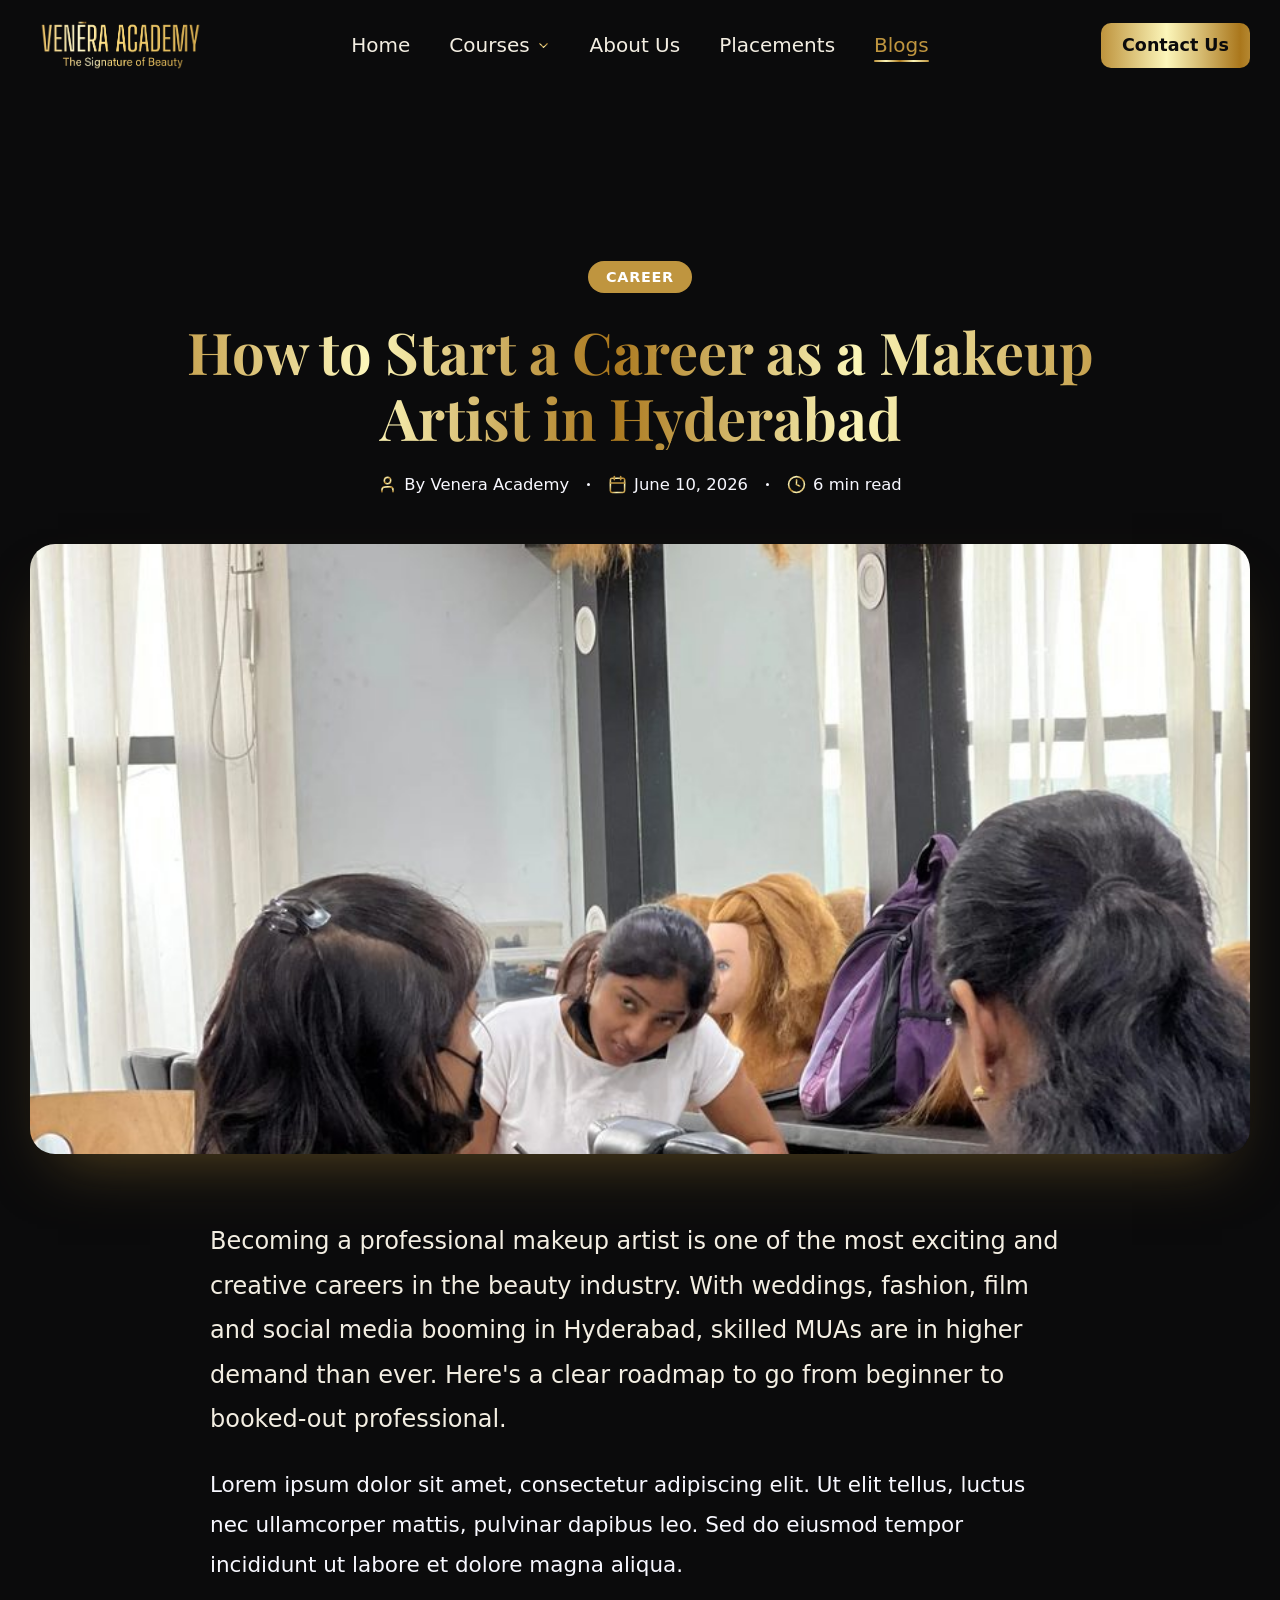
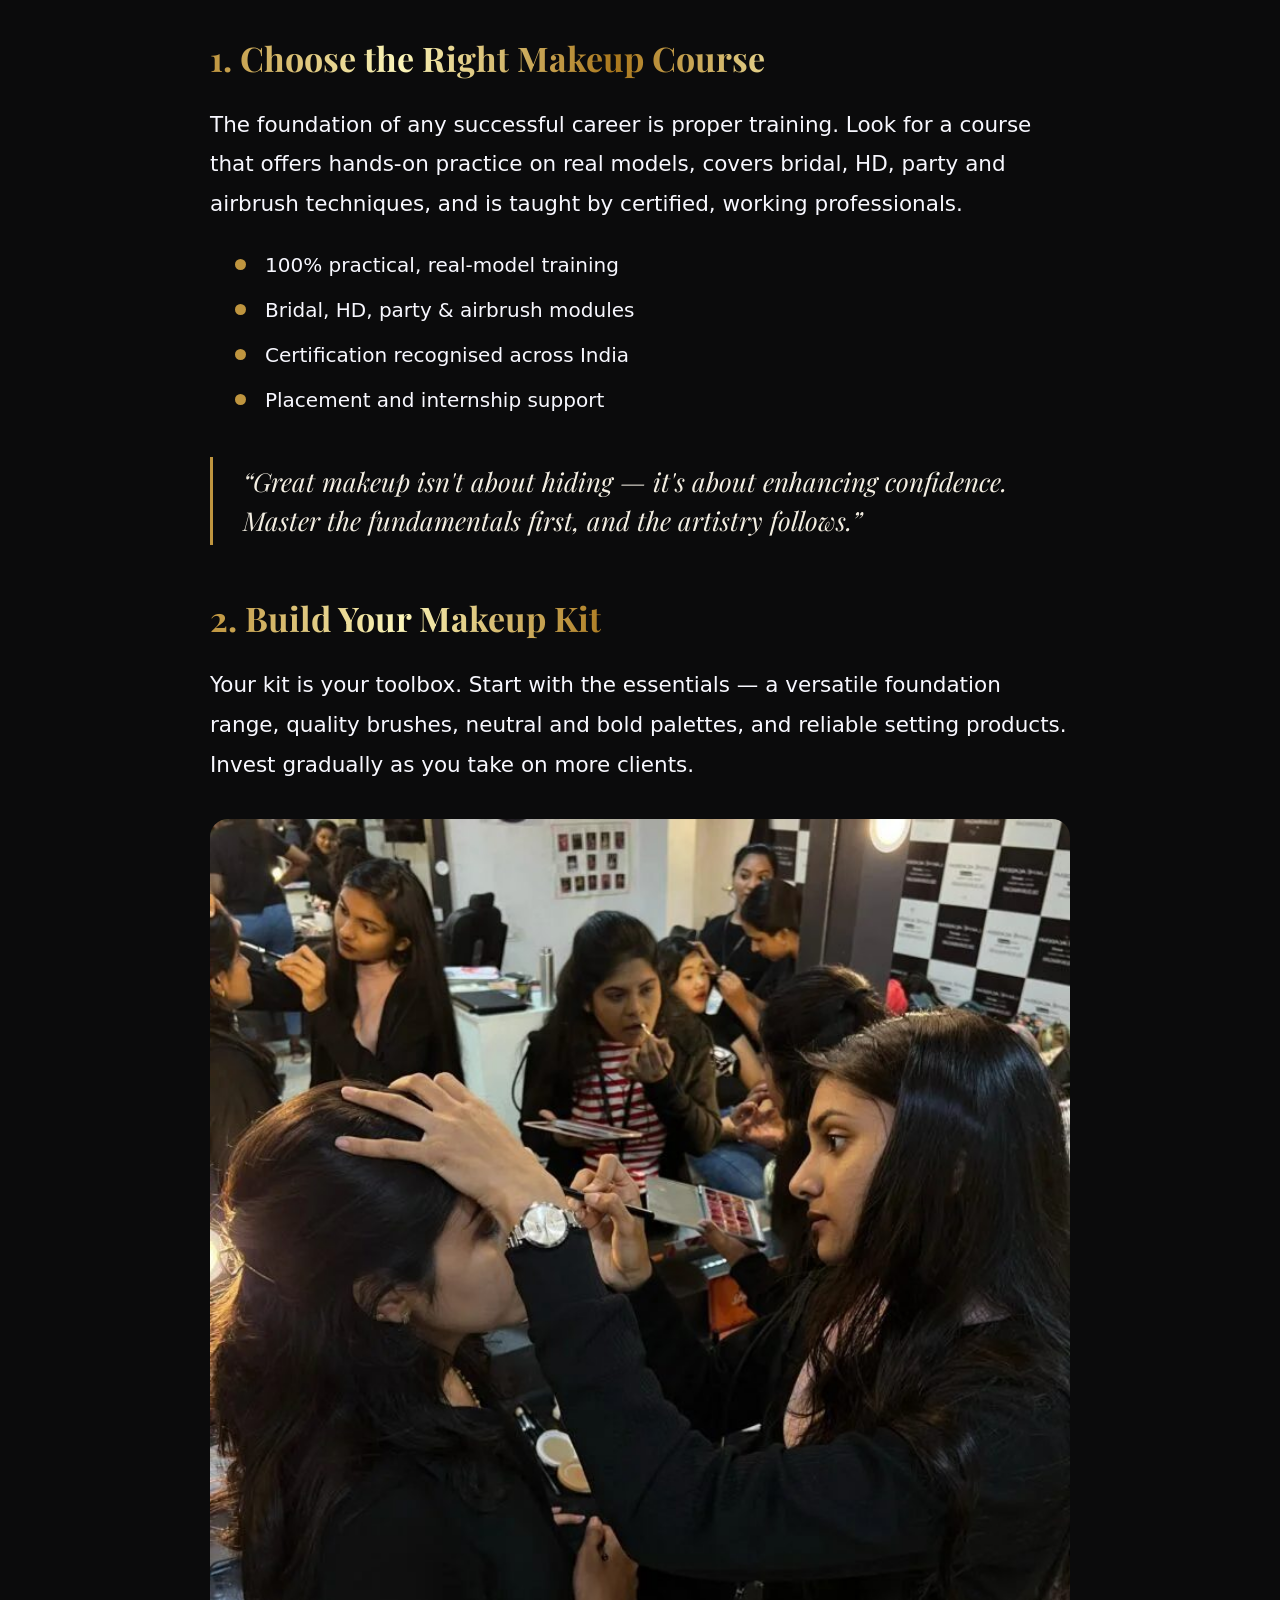
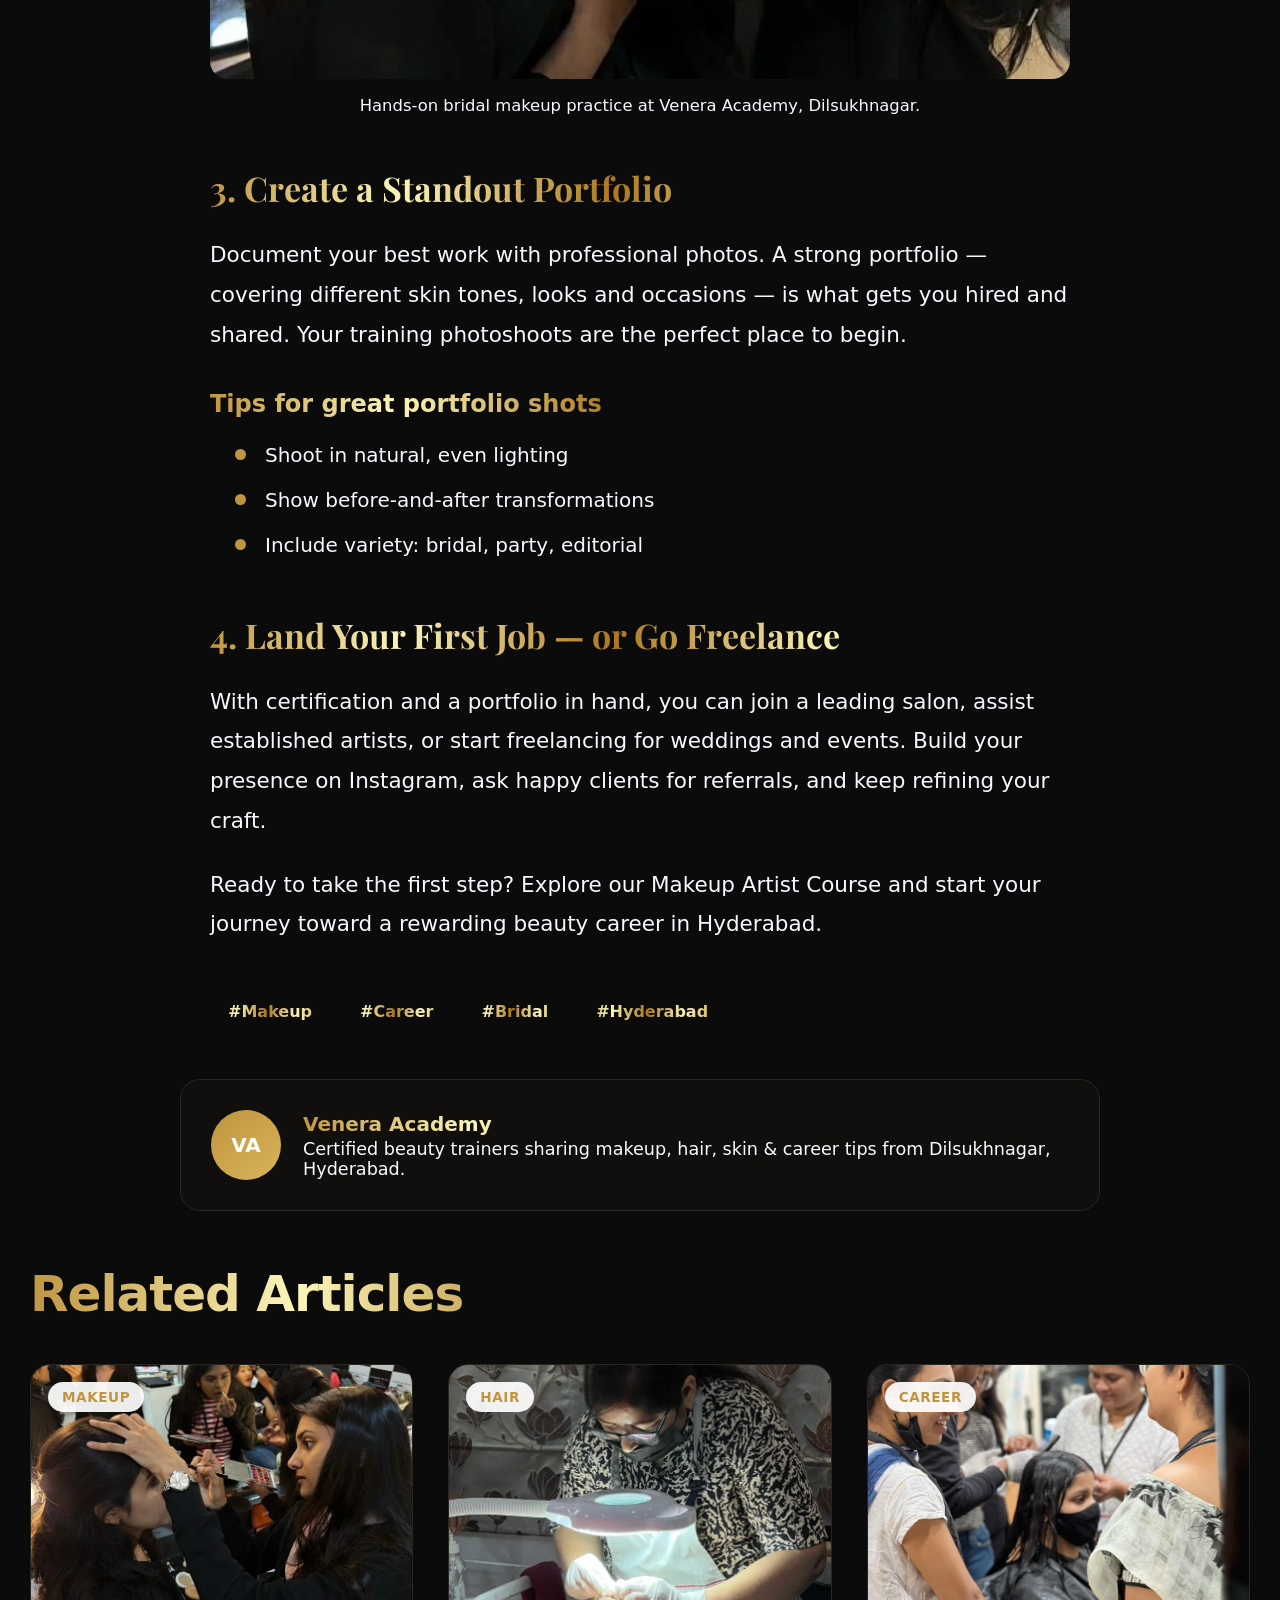
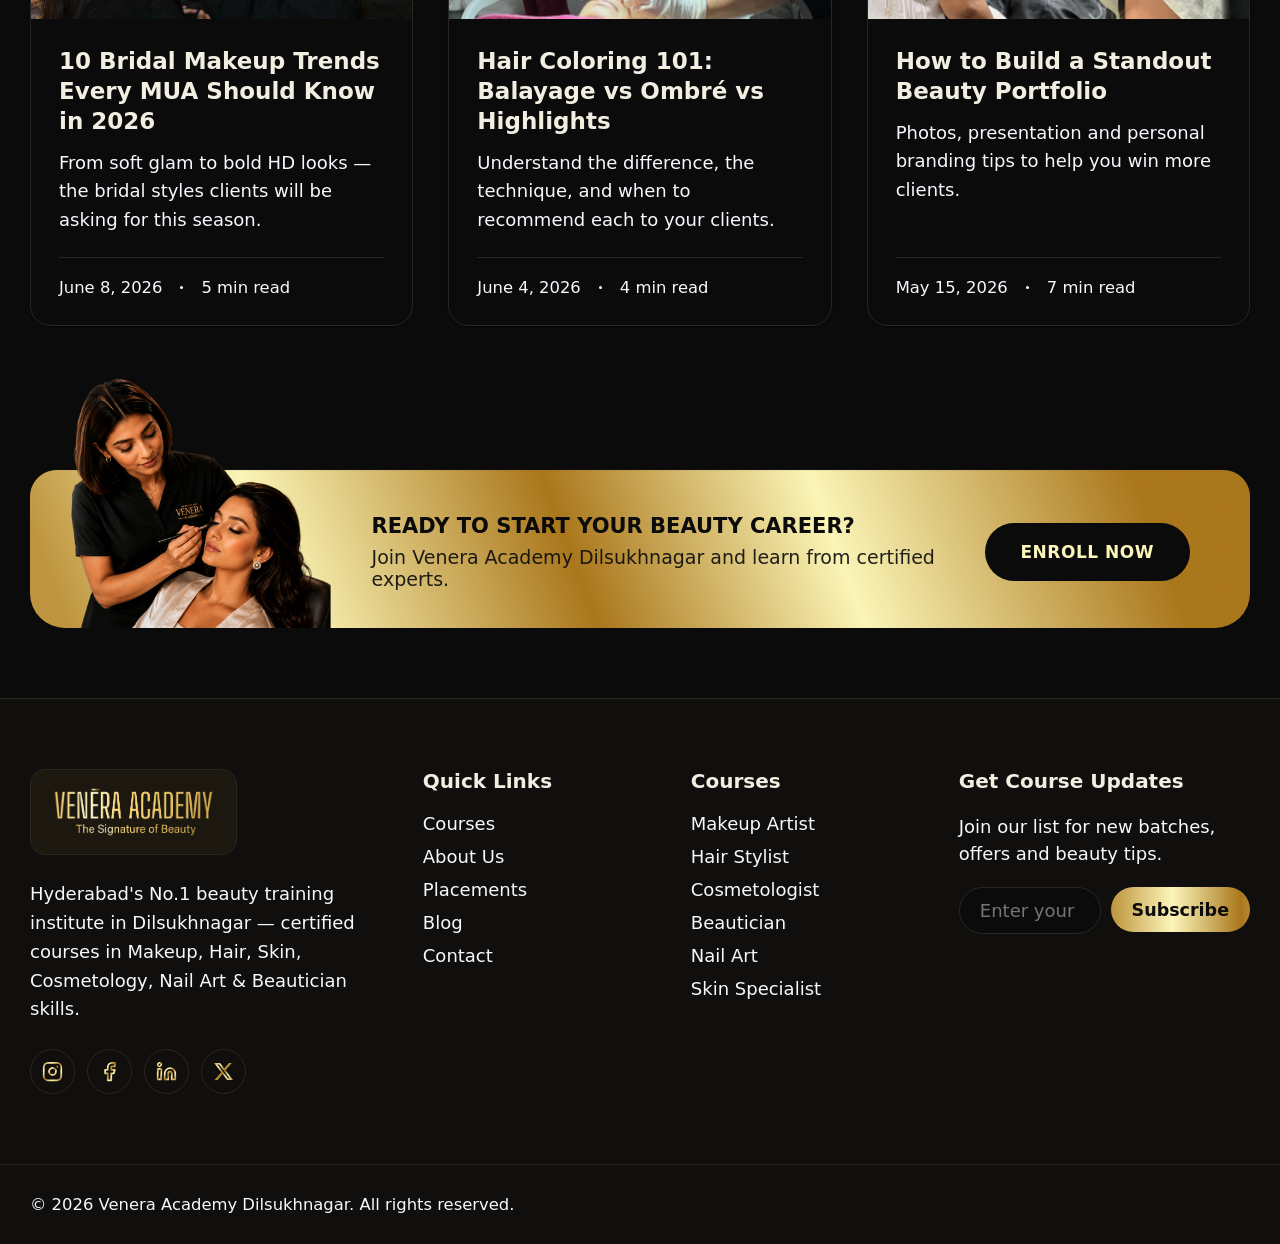
<file: blog-post.html>
<!DOCTYPE html>
<html lang="en-IN">

<head>
	<meta charset="UTF-8">
	<meta name="viewport" content="width=device-width, initial-scale=1.0">
	<link rel="icon" type="image/png" sizes="16x16" href="assets/img/favicon-16.png">
	<link rel="icon" type="image/png" sizes="32x32" href="assets/img/favicon-32.png">
	<link rel="icon" type="image/png" sizes="48x48" href="assets/img/favicon-48.png">
	<link rel="icon" type="image/png" sizes="256x256" href="assets/img/favicon.png">
	<link rel="apple-touch-icon" sizes="180x180" href="assets/img/apple-touch-icon.png">
	<link rel="manifest" href="site.webmanifest">
	<title>How to Start a Career as a Makeup Artist in Hyderabad | Venera Academy</title>
	<meta name="description" content="A step-by-step roadmap to becoming a professional makeup artist in Hyderabad — courses, portfolio, kit and landing your first salon job.">
	<meta name="keywords" content="makeup artist career Hyderabad, beauty career tips, Venera Academy blog">
	<meta name="author" content="Venera Academy Dilsukhnagar">
	<meta name="robots" content="index, follow, max-snippet:-1, max-image-preview:large, max-video-preview:-1">
	<meta name="theme-color" content="#0B0B0C">
	<link rel="canonical" href="https://www.venera-academy.com/blog-post.html">
	<!-- Local / GEO -->
	<meta name="geo.region" content="IN-TG">
	<meta name="geo.placename" content="Dilsukhnagar, Malakpet, Hyderabad">
	<meta name="geo.position" content="17.3746;78.5063">
	<meta name="ICBM" content="17.3746, 78.5063">
	<meta name="business:contact_data:street_address" content="5th Floor, 16-2-740/15, Plot No 51, Andrabank Colony, above SBI Bank">
	<meta name="business:contact_data:locality" content="Malakpet, Hyderabad">
	<meta name="business:contact_data:region" content="Telangana">
	<meta name="business:contact_data:postal_code" content="500036">
	<meta name="business:contact_data:country_name" content="India">
	<meta name="business:contact_data:phone_number" content="+91-91607-21000">
	<meta name="business:contact_data:email" content="info@veneraacademy.in">
	<!-- Open Graph -->
	<meta property="og:type" content="article">
	<meta property="og:site_name" content="Venera Academy Dilsukhnagar">
	<meta property="og:title" content="How to Start a Career as a Makeup Artist in Hyderabad | Venera Academy">
	<meta property="og:description" content="A step-by-step roadmap to becoming a professional makeup artist in Hyderabad — courses, portfolio, kit and landing your first salon job.">
	<meta property="og:url" content="https://www.venera-academy.com/blog-post.html">
	<meta property="og:locale" content="en_IN">
	<meta property="og:image" content="https://www.venera-academy.com/assets/img/beauty-training-institute-hyderabad-hero.png">
	<meta property="og:image:secure_url" content="https://www.venera-academy.com/assets/img/beauty-training-institute-hyderabad-hero.png">
	<meta property="og:image:type" content="image/png">
	<meta property="og:image:width" content="1920">
	<meta property="og:image:height" content="900">
	<meta property="og:image:alt" content="Venera Academy Dilsukhnagar — beauty training institute in Hyderabad">
	<meta property="article:published_time" content="2026-06-10T09:00:00+05:30">
	<meta property="article:modified_time" content="2026-06-10T09:00:00+05:30">
	<meta property="article:author" content="Venera Academy Dilsukhnagar">
	<meta property="article:section" content="Career">
	<meta property="article:tag" content="makeup artist course Hyderabad">
	<!-- Twitter / X -->
	<meta name="twitter:card" content="summary_large_image">
	<meta name="twitter:site" content="@veneraacademy">
	<meta name="twitter:creator" content="@veneraacademy">
	<meta name="twitter:title" content="How to Start a Career as a Makeup Artist in Hyderabad | Venera Academy">
	<meta name="twitter:description" content="A step-by-step roadmap to becoming a professional makeup artist in Hyderabad — courses, portfolio, kit and landing your first salon job.">
	<meta name="twitter:image" content="https://www.venera-academy.com/assets/img/beauty-training-institute-hyderabad-hero.png">
	<meta name="twitter:image:alt" content="Venera Academy Dilsukhnagar — beauty training institute in Hyderabad">
	<link rel="preconnect" href="https://fonts.googleapis.com">
	<link rel="preconnect" href="https://fonts.gstatic.com" crossorigin>
	<link href="https://fonts.googleapis.com/css2?family=Playfair+Display:ital,wght@0,600;0,700;1,600&display=swap" rel="stylesheet">
	<link rel="stylesheet" href="css/styles.css">
	<!-- SEO:START — structured data (schema.org). Generated; keep in sync with visible page content. -->
	<script type="application/ld+json">
	{
		"@context": "https://schema.org",
		"@graph": [
			{
				"@type": [
					"EducationalOrganization",
					"LocalBusiness"
				],
				"@id": "https://www.venera-academy.com/#localbusiness",
				"name": "Venera Academy Dilsukhnagar",
				"alternateName": [
					"Venera Academy",
					"Venera Beauty Academy Hyderabad"
				],
				"url": "https://www.venera-academy.com/",
				"logo": {
					"@type": "ImageObject",
					"url": "https://www.venera-academy.com/assets/img/venera-academy-logo-gold.png",
					"width": 1500,
					"height": 465
				},
				"image": "https://www.venera-academy.com/assets/img/beauty-training-institute-hyderabad-hero.png",
				"description": "Venera Academy Dilsukhnagar is a leading beauty training institute in Hyderabad offering certified courses in Makeup, Hair Styling, Skin, Cosmetology, Nail Art and Beautician skills with 100% practical training and placement support.",
				"telephone": "+91-91607-21000",
				"email": "info@veneraacademy.in",
				"priceRange": "₹₹",
				"currenciesAccepted": "INR",
				"address": {
					"@type": "PostalAddress",
					"streetAddress": "5th Floor, 16-2-740/15, Plot No 51, Andrabank Colony, above SBI Bank",
					"addressLocality": "Malakpet",
					"addressRegion": "Telangana",
					"postalCode": "500036",
					"addressCountry": "IN"
				},
				"geo": {
					"@type": "GeoCoordinates",
					"latitude": "17.3746",
					"longitude": "78.5063"
				},
				"hasMap": "https://www.google.com/maps?q=Andrabank+Colony,+Malakpet,+Hyderabad,+Telangana+500036",
				"openingHoursSpecification": [
					{
						"@type": "OpeningHoursSpecification",
						"dayOfWeek": [
							"Monday",
							"Tuesday",
							"Wednesday",
							"Thursday",
							"Friday",
							"Saturday"
						],
						"opens": "10:00",
						"closes": "19:00"
					}
				],
				"areaServed": [
					{
						"@type": "City",
						"name": "Hyderabad"
					},
					{
						"@type": "City",
						"name": "Secunderabad"
					},
					{
						"@type": "AdministrativeArea",
						"name": "Telangana"
					}
				],
				"knowsAbout": [
					"Bridal Makeup",
					"HD Makeup",
					"Airbrush Makeup",
					"Hair Cutting",
					"Hair Coloring",
					"Keratin Treatment",
					"Cosmetology",
					"Skin Care Treatments",
					"Nail Art",
					"Nail Extensions",
					"Beauty Therapy",
					"Salon Management"
				],
				"sameAs": [
					"https://www.instagram.com/veneraacademyofficial/",
					"https://www.facebook.com/VeneraAcademyofficial",
					"https://www.linkedin.com/company/veneraacademy",
					"https://x.com/veneraacademy"
				],
				"contactPoint": [
					{
						"@type": "ContactPoint",
						"telephone": "+91-91607-21000",
						"contactType": "admissions",
						"email": "info@veneraacademy.in",
						"areaServed": "IN",
						"availableLanguage": [
							"en",
							"te",
							"hi"
						]
					}
				]
			},
			{
				"@type": "WebSite",
				"@id": "https://www.venera-academy.com/#website",
				"url": "https://www.venera-academy.com/",
				"name": "Venera Academy Dilsukhnagar",
				"publisher": {
					"@id": "https://www.venera-academy.com/#localbusiness"
				},
				"inLanguage": "en-IN",
				"potentialAction": {
					"@type": "SearchAction",
					"target": {
						"@type": "EntryPoint",
						"urlTemplate": "https://www.venera-academy.com/blog.html?q={search_term_string}"
					},
					"query-input": "required name=search_term_string"
				}
			},
			{
				"@type": "WebPage",
				"@id": "https://www.venera-academy.com/blog-post.html#webpage",
				"url": "https://www.venera-academy.com/blog-post.html",
				"name": "How to Start a Career as a Makeup Artist in Hyderabad | Venera Academy",
				"description": "A step-by-step roadmap to becoming a professional makeup artist in Hyderabad — courses, portfolio, kit and landing your first salon job.",
				"isPartOf": {
					"@id": "https://www.venera-academy.com/#website"
				},
				"about": {
					"@id": "https://www.venera-academy.com/#localbusiness"
				},
				"inLanguage": "en-IN",
				"primaryImageOfPage": {
					"@type": "ImageObject",
					"url": "https://www.venera-academy.com/assets/img/beauty-training-institute-hyderabad-hero.png"
				},
				"breadcrumb": {
					"@id": "https://www.venera-academy.com/blog-post.html#breadcrumb"
				},
				"speakable": {
					"@type": "SpeakableSpecification",
					"cssSelector": [
						"h1",
						".hero-sub",
						".chero-sub",
						".about-hero p"
					]
				}
			},
			{
				"@type": "BreadcrumbList",
				"@id": "https://www.venera-academy.com/blog-post.html#breadcrumb",
				"itemListElement": [
					{
						"@type": "ListItem",
						"position": 1,
						"name": "Home",
						"item": "https://www.venera-academy.com/"
					},
					{
						"@type": "ListItem",
						"position": 2,
						"name": "Blog",
						"item": "https://www.venera-academy.com/blog.html"
					},
					{
						"@type": "ListItem",
						"position": 3,
						"name": "How to Start a Career as a Makeup Artist in Hyderabad",
						"item": "https://www.venera-academy.com/blog-post.html"
					}
				]
			},
			{
				"@type": "BlogPosting",
				"@id": "https://www.venera-academy.com/blog-post.html#article",
				"headline": "How to Start a Career as a Makeup Artist in Hyderabad",
				"description": "A step-by-step roadmap to becoming a professional makeup artist in Hyderabad — courses, portfolio, kit and landing your first salon job.",
				"image": [
					"https://www.venera-academy.com/assets/img/student-professional-makeup-look.jpg"
				],
				"datePublished": "2026-06-10",
				"dateModified": "2026-06-10",
				"author": {
					"@id": "https://www.venera-academy.com/#localbusiness"
				},
				"publisher": {
					"@id": "https://www.venera-academy.com/#localbusiness"
				},
				"mainEntityOfPage": {
					"@id": "https://www.venera-academy.com/blog-post.html#webpage"
				},
				"inLanguage": "en-IN",
				"articleSection": "Career"
			}
		]
	}
	</script>
	<!-- SEO:END -->
</head>

<body>
	<!-- gold gradient for SVG icons -->
	<svg aria-hidden="true" focusable="false" width="0" height="0" style="position:absolute" xmlns="http://www.w3.org/2000/svg">
		<linearGradient id="gold-grad" x1="0" y1="0" x2="1" y2="1">
			<stop offset="0" stop-color="#BF953F"/>
			<stop offset="0.22" stop-color="#FCF6BA"/>
			<stop offset="0.5" stop-color="#AA771C"/>
			<stop offset="0.72" stop-color="#FBF5B7"/>
			<stop offset="1" stop-color="#BF953F"/>
		</linearGradient>
	</svg>
	<header class="header" id="header">
		<nav class="nav">
			<div class="nav-left">
				<a href="index.html" class="logo" aria-label="Venera Academy home" title="Venera Academy home">
					<img src="assets/img/venera-academy-logo-gold.png" alt="Venera Academy Dilsukhnagar" title="Venera Academy Dilsukhnagar — home" width="1500" height="465" loading="eager" decoding="async">
				</a>
				<div class="nav-menu" id="nav-menu">
					<a href="index.html" class="nav-link" title="Home">Home</a>
					<div class="nav-item" data-menu="product">
						<a class="nav-trigger" href="courses.html" title="Courses" aria-haspopup="true" aria-expanded="false">
							Courses
							<svg class="chevron" viewBox="0 0 24 24" fill="none" stroke="currentColor" stroke-width="2" stroke-linecap="round" stroke-linejoin="round"><polyline points="6 9 12 15 18 9"></polyline></svg>
						</a>
						<div class="dropdown" role="menu">
							<div class="dropdown-panel">
								<ul class="grid grid-2" id="product-list"></ul>
								<div class="dropdown-footer">
									<p>Not sure which to pick? <a href="tel:9160721000" title="Talk to a counsellor">Talk to a counsellor</a></p>
								</div>
							</div>
						</div>
					</div>
					<a href="about.html" class="nav-link" title="About Us">About Us</a>
					<a href="placements.html" class="nav-link" title="Placements">Placements</a>
					<a href="blog.html" class="nav-link" title="Blogs">Blogs</a>
				</div>
			</div>
			<div class="nav-actions">
				<a href="contact.html" class="btn btn-primary" title="Contact Us">Contact Us</a>
			</div>
			<button class="btn btn-outline btn-icon menu-toggle" id="menu-toggle" aria-expanded="false" aria-controls="mobile-menu" aria-label="Toggle menu">
				<svg class="menu-icon" viewBox="0 0 24 24" fill="none" stroke="currentColor" stroke-width="2" stroke-linecap="round" stroke-linejoin="round">
					<line class="line line-top" x1="3" y1="6" x2="21" y2="6"></line>
					<line class="line line-mid" x1="3" y1="12" x2="21" y2="12"></line>
					<line class="line line-bot" x1="3" y1="18" x2="21" y2="18"></line>
				</svg>
			</button>
		</nav>
	</header>

	<div class="mobile-menu" id="mobile-menu" aria-hidden="true">
		<div class="mobile-menu-inner">
			<div class="mobile-links">
				<a href="index.html" class="mobile-link" title="Home">Home</a>
				<a href="courses.html" class="mobile-section mobile-link" title="Courses">Courses</a>
				<div id="m-product"></div>
				<a href="about.html" class="mobile-link" title="About Us">About Us</a>
				<a href="placements.html" class="mobile-link" title="Placements">Placements</a>
				<a href="blog.html" class="mobile-link" title="Blogs">Blogs</a>
			</div>
			<div class="mobile-actions">
				<a href="contact.html" class="btn btn-primary btn-block" title="Contact Us">Contact Us</a>
			</div>
		</div>
	</div>

	<main>
		<!-- Post hero -->
		<article>
			<div class="post-hero">
				<div class="post-hero-inner">
					<span class="post-tagline">Career</span>
					<h1>How to Start a Career as a Makeup Artist in Hyderabad</h1>
					<div class="post-meta">
						<span class="pm-item"><svg viewBox="0 0 24 24" fill="none" stroke="currentColor" stroke-width="2" stroke-linecap="round" stroke-linejoin="round"><path d="M19 21v-2a4 4 0 0 0-4-4H9a4 4 0 0 0-4 4v2"/><circle cx="12" cy="7" r="4"/></svg>By Venera Academy</span>
						<span class="pm-dot"></span>
						<span class="pm-item"><svg viewBox="0 0 24 24" fill="none" stroke="currentColor" stroke-width="2" stroke-linecap="round" stroke-linejoin="round"><rect x="3" y="4" width="18" height="18" rx="2"/><path d="M16 2v4"/><path d="M8 2v4"/><path d="M3 10h18"/></svg>June 10, 2026</span>
						<span class="pm-dot"></span>
						<span class="pm-item"><svg viewBox="0 0 24 24" fill="none" stroke="currentColor" stroke-width="2" stroke-linecap="round" stroke-linejoin="round"><circle cx="12" cy="12" r="10"/><polyline points="12 6 12 12 16 14"/></svg>6 min read</span>
					</div>
				</div>
			</div>

			<div class="post-cover">
				<img src="assets/img/student-professional-makeup-look.jpg" alt="Professional makeup artist working on a client in a Hyderabad salon" title="Starting a makeup artist career" width="900" height="1199" loading="eager" fetchpriority="high" decoding="async">
			</div>

			<div class="post-body">
				<p>Becoming a professional makeup artist is one of the most exciting and creative careers in the beauty industry. With weddings, fashion, film and social media booming in Hyderabad, skilled MUAs are in higher demand than ever. Here's a clear roadmap to go from beginner to booked-out professional.</p>

				<p>Lorem ipsum dolor sit amet, consectetur adipiscing elit. Ut elit tellus, luctus nec ullamcorper mattis, pulvinar dapibus leo. Sed do eiusmod tempor incididunt ut labore et dolore magna aliqua.</p>

				<h2>1. Choose the Right Makeup Course</h2>
				<p>The foundation of any successful career is proper training. Look for a course that offers hands-on practice on real models, covers bridal, HD, party and airbrush techniques, and is taught by certified, working professionals.</p>
				<ul>
					<li>100% practical, real-model training</li>
					<li>Bridal, HD, party &amp; airbrush modules</li>
					<li>Certification recognised across India</li>
					<li>Placement and internship support</li>
				</ul>

				<blockquote>“Great makeup isn't about hiding — it's about enhancing confidence. Master the fundamentals first, and the artistry follows.”</blockquote>

				<h2>2. Build Your Makeup Kit</h2>
				<p>Your kit is your toolbox. Start with the essentials — a versatile foundation range, quality brushes, neutral and bold palettes, and reliable setting products. Invest gradually as you take on more clients.</p>

				<figure>
					<img src="assets/img/bridal-makeup-training.jpg" alt="Student practising bridal makeup on a live model during training" title="Practising bridal makeup" width="768" height="768" loading="lazy" decoding="async">
					<figcaption>Hands-on bridal makeup practice at Venera Academy, Dilsukhnagar.</figcaption>
				</figure>

				<h2>3. Create a Standout Portfolio</h2>
				<p>Document your best work with professional photos. A strong portfolio — covering different skin tones, looks and occasions — is what gets you hired and shared. Your training photoshoots are the perfect place to begin.</p>

				<h3>Tips for great portfolio shots</h3>
				<ul>
					<li>Shoot in natural, even lighting</li>
					<li>Show before-and-after transformations</li>
					<li>Include variety: bridal, party, editorial</li>
				</ul>

				<h2>4. Land Your First Job — or Go Freelance</h2>
				<p>With certification and a portfolio in hand, you can join a leading salon, assist established artists, or start freelancing for weddings and events. Build your presence on Instagram, ask happy clients for referrals, and keep refining your craft.</p>

				<p>Ready to take the first step? Explore our Makeup Artist Course and start your journey toward a rewarding beauty career in Hyderabad.</p>
			</div>

			<div class="post-tags">
				<span class="post-tag">#Makeup</span>
				<span class="post-tag">#Career</span>
				<span class="post-tag">#Bridal</span>
				<span class="post-tag">#Hyderabad</span>
			</div>

			<div class="author-box">
				<span class="author-avatar">VA</span>
				<div>
					<h4>Venera Academy</h4>
					<p>Certified beauty trainers sharing makeup, hair, skin &amp; career tips from Dilsukhnagar, Hyderabad.</p>
				</div>
			</div>
		</article>

		<!-- Related posts -->
		<section class="related">
			<div class="ab-wrap">
				<h2 class="section-title">Related Articles</h2>
				<div class="blog-grid">
					<article class="blog-card reveal reveal-up">
						<a class="bc-media" href="blog-post.html" title="Bridal makeup trends"><span class="bc-tag">Makeup</span><img src="assets/img/bridal-makeup-training.jpg" alt="Bridal makeup being applied, showing 2026 bridal makeup trends" title="Bridal makeup trends for 2026" width="768" height="768" loading="lazy" decoding="async"></a>
						<div class="bc-body">
							<h3 class="bc-title"><a href="blog-post.html" title="10 Bridal Makeup Trends Every MUA Should Know in 2026">10 Bridal Makeup Trends Every MUA Should Know in 2026</a></h3>
							<p class="bc-excerpt">From soft glam to bold HD looks — the bridal styles clients will be asking for this season.</p>
							<div class="bc-foot post-meta"><span class="pm-item">June 8, 2026</span><span class="pm-dot"></span><span class="pm-item">5 min read</span></div>
						</div>
					</article>
					<article class="blog-card reveal reveal-up">
						<a class="bc-media" href="blog-post.html" title="Hair coloring guide"><span class="bc-tag">Hair</span><img src="assets/img/practical-beauty-training-session.jpg" alt="Hair colouring in progress, comparing balayage, ombré and highlights" title="Hair colouring techniques explained" width="768" height="768" loading="lazy" decoding="async"></a>
						<div class="bc-body">
							<h3 class="bc-title"><a href="blog-post.html" title="Hair Coloring 101: Balayage vs Ombré vs Highlights">Hair Coloring 101: Balayage vs Ombré vs Highlights</a></h3>
							<p class="bc-excerpt">Understand the difference, the technique, and when to recommend each to your clients.</p>
							<div class="bc-foot post-meta"><span class="pm-item">June 4, 2026</span><span class="pm-dot"></span><span class="pm-item">4 min read</span></div>
						</div>
					</article>
					<article class="blog-card reveal reveal-up">
						<a class="bc-media" href="blog-post.html" title="Beauty portfolio tips"><span class="bc-tag">Career</span><img src="assets/img/beauty-portfolio-shoot.jpg" alt="Makeup portfolio shoot showing how to build a beauty portfolio" title="Building a beauty portfolio" width="900" height="1199" loading="lazy" decoding="async"></a>
						<div class="bc-body">
							<h3 class="bc-title"><a href="blog-post.html" title="How to Build a Standout Beauty Portfolio">How to Build a Standout Beauty Portfolio</a></h3>
							<p class="bc-excerpt">Photos, presentation and personal branding tips to help you win more clients.</p>
							<div class="bc-foot post-meta"><span class="pm-item">May 15, 2026</span><span class="pm-dot"></span><span class="pm-item">7 min read</span></div>
						</div>
					</article>
				</div>
			</div>
		</section>
	</main>

	<!-- CTA bar -->
	<section class="cta-bar">
		<div class="cta-inner">
			<div class="cta-text">
				<h2>Ready to start your beauty career?</h2>
				<p>Join Venera Academy Dilsukhnagar and learn from certified experts.</p>
			</div>
			<a href="tel:9160721000" class="cta-btn" title="Enroll Now">Enroll Now</a>
		</div>
	</section>

	<!-- Footer -->
	<footer class="footer">
		<div class="footer-grid">
			<div class="f-brand">
				<div class="f-logo"><img src="assets/img/venera-academy-logo-gold.png" alt="" width="1500" height="465" loading="lazy" decoding="async"></div>
				<p class="f-desc">Hyderabad's No.1 beauty training institute in Dilsukhnagar — certified courses in Makeup, Hair, Skin, Cosmetology, Nail Art &amp; Beautician skills.</p>
				<div class="f-social">
					<a href="#" aria-label="Instagram" title="Instagram"><svg viewBox="0 0 24 24" fill="none" stroke="currentColor" stroke-width="2" stroke-linecap="round" stroke-linejoin="round"><rect x="2" y="2" width="20" height="20" rx="5" ry="5"/><path d="M16 11.37A4 4 0 1 1 12.63 8 4 4 0 0 1 16 11.37z"/><line x1="17.5" y1="6.5" x2="17.51" y2="6.5"/></svg></a>
					<a href="#" aria-label="Facebook" title="Facebook"><svg viewBox="0 0 24 24" fill="none" stroke="currentColor" stroke-width="2" stroke-linecap="round" stroke-linejoin="round"><path d="M18 2h-3a5 5 0 0 0-5 5v3H7v4h3v8h4v-8h3l1-4h-4V7a1 1 0 0 1 1-1h3z"/></svg></a>
					<a href="#" aria-label="LinkedIn" title="LinkedIn"><svg viewBox="0 0 24 24" fill="none" stroke="currentColor" stroke-width="2" stroke-linecap="round" stroke-linejoin="round"><path d="M16 8a6 6 0 0 1 6 6v7h-4v-7a2 2 0 0 0-2-2 2 2 0 0 0-2 2v7h-4v-7a6 6 0 0 1 6-6z"/><rect x="2" y="9" width="4" height="12"/><circle cx="4" cy="4" r="2"/></svg></a>
				<a href="https://x.com/veneraacademy" target="_blank" rel="noopener" aria-label="X (Twitter)" title="X (Twitter)"><svg viewBox="0 0 24 24" fill="currentColor"><path d="M18.244 2.25h3.308l-7.227 8.26 8.502 11.24h-6.66l-5.214-6.817L4.99 21.75H1.68l7.73-8.835L1.254 2.25H8.08l4.713 6.231zm-1.161 17.52h1.833L7.084 4.126H5.117z"/></svg></a>
			</div>
			</div>
			<div class="f-col">
				<h3>Quick Links</h3>
				<nav>
					<a href="courses.html" title="Courses">Courses</a>
					<a href="about.html" title="About Us">About Us</a>
					<a href="placements.html" title="Placements">Placements</a>
					<a href="blog.html" title="Blog">Blog</a>
					<a href="contact.html" title="Contact">Contact</a>
				</nav>
			</div>
			<div class="f-col">
				<h3>Courses</h3>
				<nav>
					<a href="makeup-artist.html" title="Makeup Artist">Makeup Artist</a>
					<a href="hair-stylist.html" title="Hair Stylist">Hair Stylist</a>
					<a href="cosmetologist.html" title="Cosmetologist">Cosmetologist</a>
					<a href="beautician.html" title="Beautician">Beautician</a>
					<a href="nail.html" title="Nail Art">Nail Art</a>
					<a href="skin-specialist.html" title="Skin Specialist">Skin Specialist</a>
				</nav>
			</div>
			<div class="f-col f-subscribe">
				<h3>Get Course Updates</h3>
				<p>Join our list for new batches, offers and beauty tips.</p>
				<form class="f-sub-form" id="newsletter-form">
					<input type="email" placeholder="Enter your email" required>
					<button type="submit" class="btn btn-primary">Subscribe</button>
				</form>
			</div>
		</div>
		<div class="footer-bottom">
			<p>&copy; 2026 Venera Academy Dilsukhnagar. All rights reserved.</p>
		</div>
	</footer>

	<script src="js/script.js"></script>
</body>

</html>
</file>
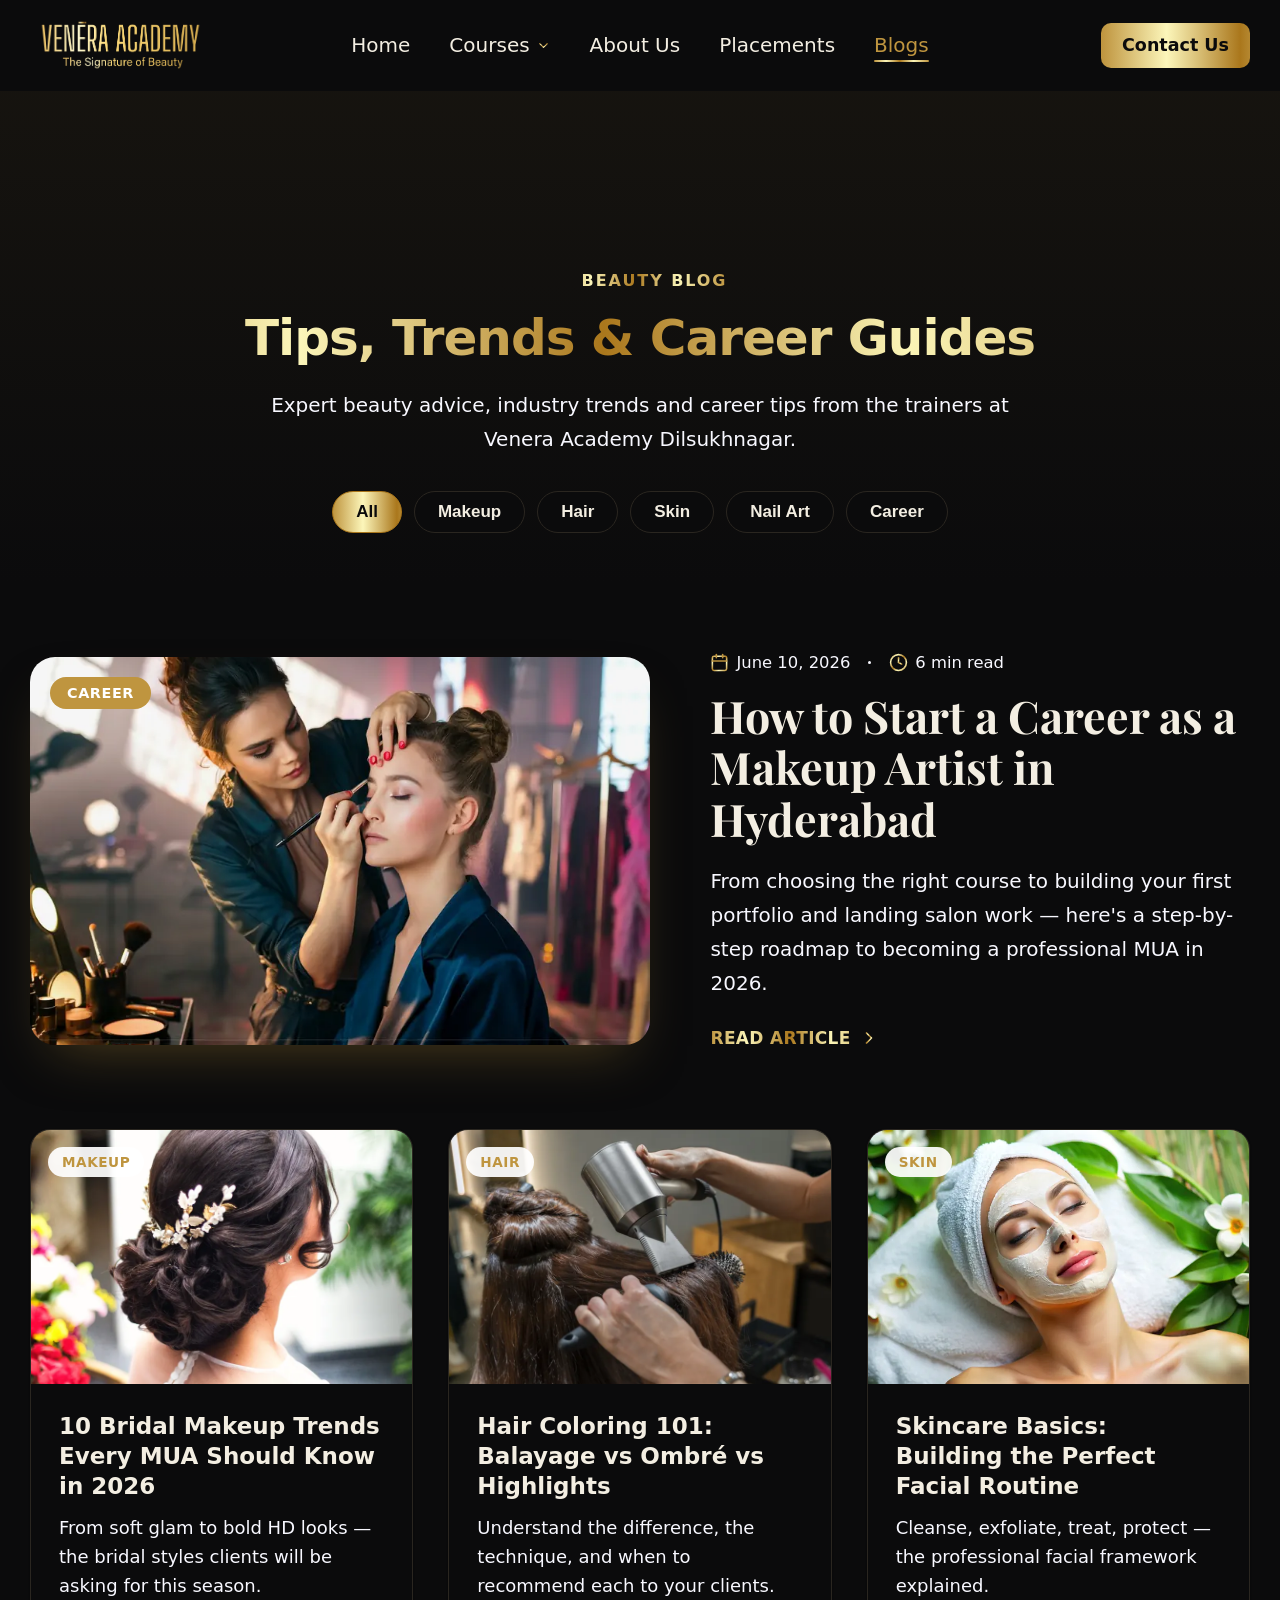
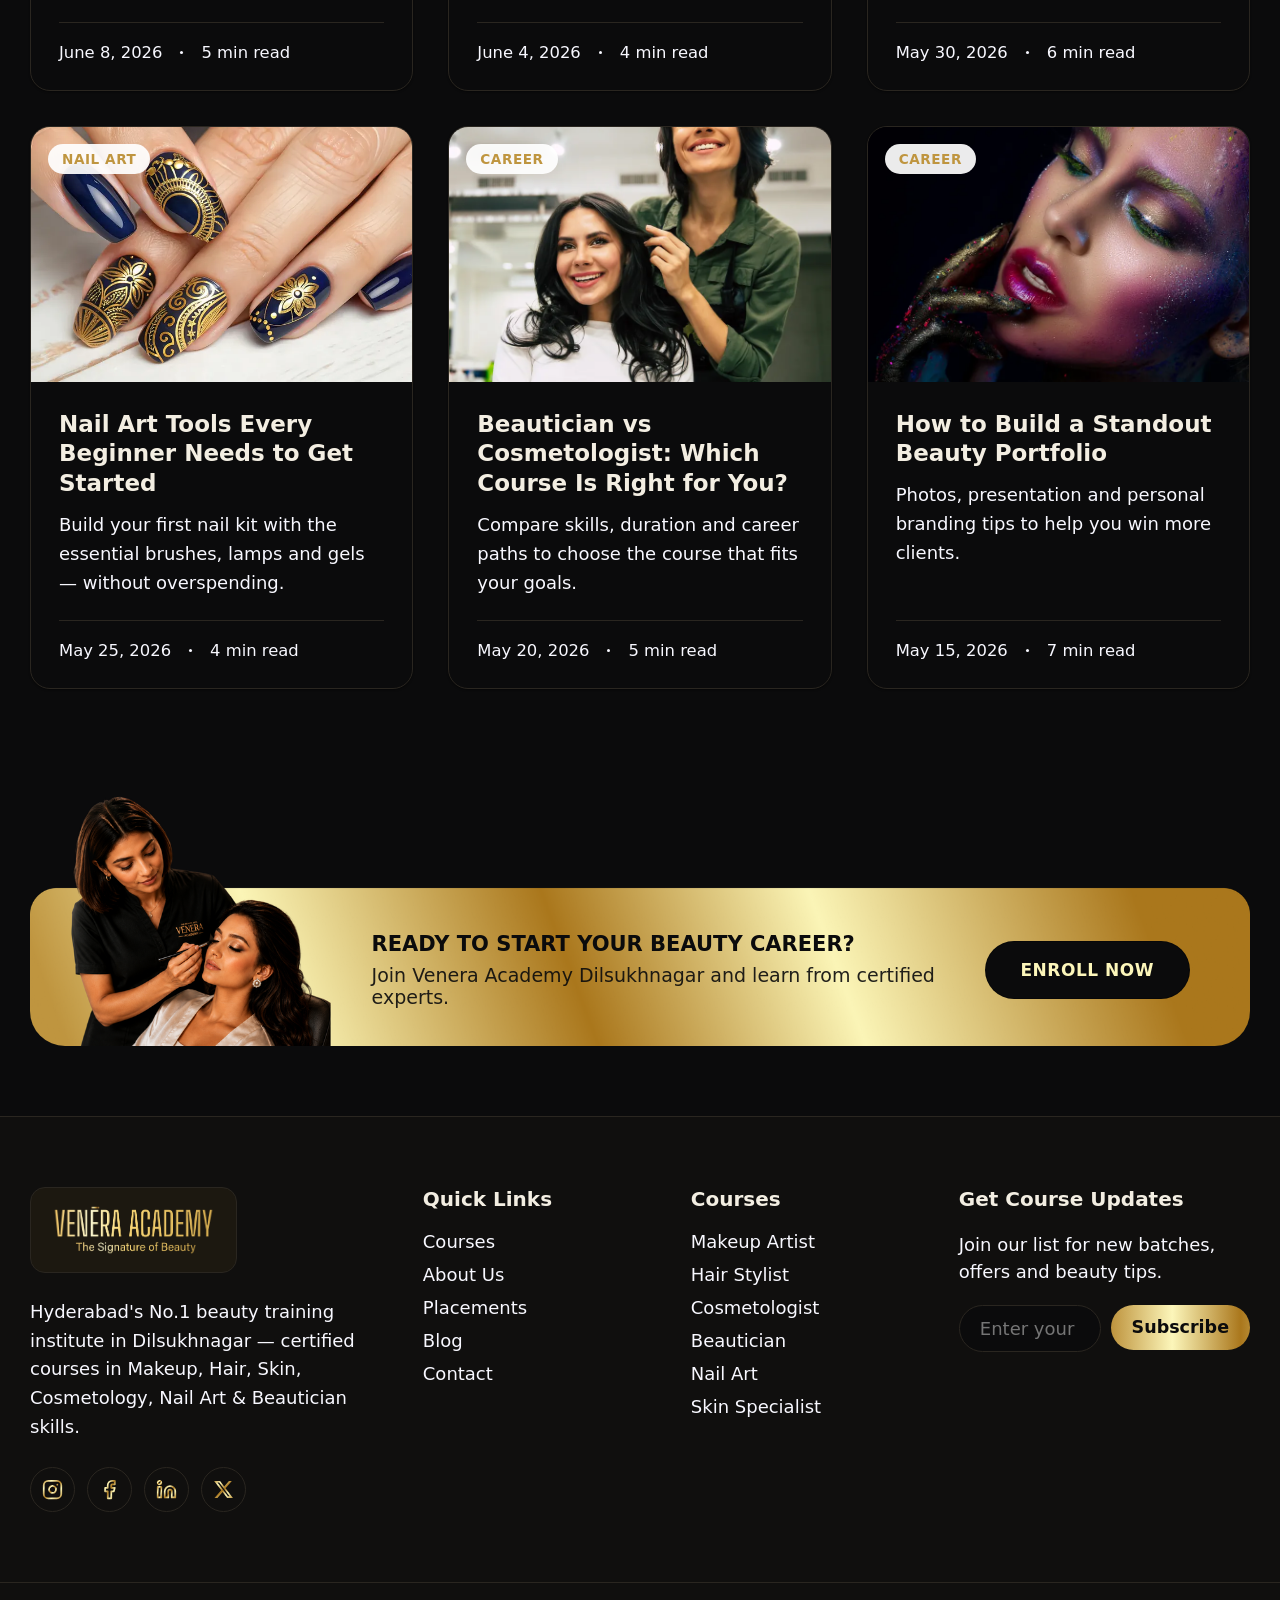
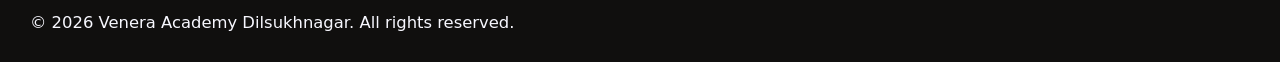
<file: blog.html>
<!DOCTYPE html>
<html lang="en-IN">

<head>
	<meta charset="UTF-8">
	<meta name="viewport" content="width=device-width, initial-scale=1.0">
	<link rel="icon" type="image/png" sizes="16x16" href="assets/img/favicon-16.png">
	<link rel="icon" type="image/png" sizes="32x32" href="assets/img/favicon-32.png">
	<link rel="icon" type="image/png" sizes="48x48" href="assets/img/favicon-48.png">
	<link rel="icon" type="image/png" sizes="256x256" href="assets/img/favicon.png">
	<link rel="apple-touch-icon" sizes="180x180" href="assets/img/apple-touch-icon.png">
	<link rel="manifest" href="site.webmanifest">
	<title>Beauty Blog & Tips | Venera Academy Dilsukhnagar</title>
	<meta name="description" content="Beauty tips, career guides and trends from Venera Academy Dilsukhnagar — Makeup, Hair, Skin, Nail Art & Cosmetology insights for aspiring beauty professionals.">
	<meta name="keywords" content="beauty blog, makeup tips, hair care tips, beauty career guides, Venera Academy blog">
	<meta name="author" content="Venera Academy Dilsukhnagar">
	<meta name="robots" content="index, follow, max-snippet:-1, max-image-preview:large, max-video-preview:-1">
	<meta name="theme-color" content="#0B0B0C">
	<link rel="canonical" href="https://www.venera-academy.com/blog.html">
	<!-- Local / GEO -->
	<meta name="geo.region" content="IN-TG">
	<meta name="geo.placename" content="Dilsukhnagar, Malakpet, Hyderabad">
	<meta name="geo.position" content="17.3746;78.5063">
	<meta name="ICBM" content="17.3746, 78.5063">
	<meta name="business:contact_data:street_address" content="5th Floor, 16-2-740/15, Plot No 51, Andrabank Colony, above SBI Bank">
	<meta name="business:contact_data:locality" content="Malakpet, Hyderabad">
	<meta name="business:contact_data:region" content="Telangana">
	<meta name="business:contact_data:postal_code" content="500036">
	<meta name="business:contact_data:country_name" content="India">
	<meta name="business:contact_data:phone_number" content="+91-91607-21000">
	<meta name="business:contact_data:email" content="info@veneraacademy.in">
	<!-- Open Graph -->
	<meta property="og:type" content="website">
	<meta property="og:site_name" content="Venera Academy Dilsukhnagar">
	<meta property="og:title" content="Beauty Blog & Tips | Venera Academy Dilsukhnagar">
	<meta property="og:description" content="Beauty tips, career guides and trends from Venera Academy Dilsukhnagar — Makeup, Hair, Skin, Nail Art & Cosmetology insights for aspiring beauty professionals.">
	<meta property="og:url" content="https://www.venera-academy.com/blog.html">
	<meta property="og:locale" content="en_IN">
	<meta property="og:image" content="https://www.venera-academy.com/assets/img/beauty-training-institute-hyderabad-hero.png">
	<meta property="og:image:secure_url" content="https://www.venera-academy.com/assets/img/beauty-training-institute-hyderabad-hero.png">
	<meta property="og:image:type" content="image/png">
	<meta property="og:image:width" content="1920">
	<meta property="og:image:height" content="900">
	<meta property="og:image:alt" content="Venera Academy Dilsukhnagar — beauty training institute in Hyderabad">
	<!-- Twitter / X -->
	<meta name="twitter:card" content="summary_large_image">
	<meta name="twitter:site" content="@veneraacademy">
	<meta name="twitter:creator" content="@veneraacademy">
	<meta name="twitter:title" content="Beauty Blog & Tips | Venera Academy Dilsukhnagar">
	<meta name="twitter:description" content="Beauty tips, career guides and trends from Venera Academy Dilsukhnagar — Makeup, Hair, Skin, Nail Art & Cosmetology insights for aspiring beauty professionals.">
	<meta name="twitter:image" content="https://www.venera-academy.com/assets/img/beauty-training-institute-hyderabad-hero.png">
	<meta name="twitter:image:alt" content="Venera Academy Dilsukhnagar — beauty training institute in Hyderabad">
	<link rel="preconnect" href="https://fonts.googleapis.com">
	<link rel="preconnect" href="https://fonts.gstatic.com" crossorigin>
	<link href="https://fonts.googleapis.com/css2?family=Playfair+Display:ital,wght@0,600;0,700;1,600&display=swap" rel="stylesheet">
	<link rel="stylesheet" href="css/styles.css">
	<!-- SEO:START — structured data (schema.org). Generated; keep in sync with visible page content. -->
	<script type="application/ld+json">
	{
		"@context": "https://schema.org",
		"@graph": [
			{
				"@type": [
					"EducationalOrganization",
					"LocalBusiness"
				],
				"@id": "https://www.venera-academy.com/#localbusiness",
				"name": "Venera Academy Dilsukhnagar",
				"alternateName": [
					"Venera Academy",
					"Venera Beauty Academy Hyderabad"
				],
				"url": "https://www.venera-academy.com/",
				"logo": {
					"@type": "ImageObject",
					"url": "https://www.venera-academy.com/assets/img/venera-academy-logo-gold.png",
					"width": 1500,
					"height": 465
				},
				"image": "https://www.venera-academy.com/assets/img/beauty-training-institute-hyderabad-hero.png",
				"description": "Venera Academy Dilsukhnagar is a leading beauty training institute in Hyderabad offering certified courses in Makeup, Hair Styling, Skin, Cosmetology, Nail Art and Beautician skills with 100% practical training and placement support.",
				"telephone": "+91-91607-21000",
				"email": "info@veneraacademy.in",
				"priceRange": "₹₹",
				"currenciesAccepted": "INR",
				"address": {
					"@type": "PostalAddress",
					"streetAddress": "5th Floor, 16-2-740/15, Plot No 51, Andrabank Colony, above SBI Bank",
					"addressLocality": "Malakpet",
					"addressRegion": "Telangana",
					"postalCode": "500036",
					"addressCountry": "IN"
				},
				"geo": {
					"@type": "GeoCoordinates",
					"latitude": "17.3746",
					"longitude": "78.5063"
				},
				"hasMap": "https://www.google.com/maps?q=Andrabank+Colony,+Malakpet,+Hyderabad,+Telangana+500036",
				"openingHoursSpecification": [
					{
						"@type": "OpeningHoursSpecification",
						"dayOfWeek": [
							"Monday",
							"Tuesday",
							"Wednesday",
							"Thursday",
							"Friday",
							"Saturday"
						],
						"opens": "10:00",
						"closes": "19:00"
					}
				],
				"areaServed": [
					{
						"@type": "City",
						"name": "Hyderabad"
					},
					{
						"@type": "City",
						"name": "Secunderabad"
					},
					{
						"@type": "AdministrativeArea",
						"name": "Telangana"
					}
				],
				"knowsAbout": [
					"Bridal Makeup",
					"HD Makeup",
					"Airbrush Makeup",
					"Hair Cutting",
					"Hair Coloring",
					"Keratin Treatment",
					"Cosmetology",
					"Skin Care Treatments",
					"Nail Art",
					"Nail Extensions",
					"Beauty Therapy",
					"Salon Management"
				],
				"sameAs": [
					"https://www.instagram.com/veneraacademyofficial/",
					"https://www.facebook.com/VeneraAcademyofficial",
					"https://www.linkedin.com/company/veneraacademy",
					"https://x.com/veneraacademy"
				],
				"contactPoint": [
					{
						"@type": "ContactPoint",
						"telephone": "+91-91607-21000",
						"contactType": "admissions",
						"email": "info@veneraacademy.in",
						"areaServed": "IN",
						"availableLanguage": [
							"en",
							"te",
							"hi"
						]
					}
				]
			},
			{
				"@type": "WebSite",
				"@id": "https://www.venera-academy.com/#website",
				"url": "https://www.venera-academy.com/",
				"name": "Venera Academy Dilsukhnagar",
				"publisher": {
					"@id": "https://www.venera-academy.com/#localbusiness"
				},
				"inLanguage": "en-IN",
				"potentialAction": {
					"@type": "SearchAction",
					"target": {
						"@type": "EntryPoint",
						"urlTemplate": "https://www.venera-academy.com/blog.html?q={search_term_string}"
					},
					"query-input": "required name=search_term_string"
				}
			},
			{
				"@type": "CollectionPage",
				"@id": "https://www.venera-academy.com/blog.html#webpage",
				"url": "https://www.venera-academy.com/blog.html",
				"name": "Beauty Blog & Tips | Venera Academy Dilsukhnagar",
				"description": "Beauty tips, career guides and trends from Venera Academy Dilsukhnagar — Makeup, Hair, Skin, Nail Art & Cosmetology insights for aspiring beauty professionals.",
				"isPartOf": {
					"@id": "https://www.venera-academy.com/#website"
				},
				"about": {
					"@id": "https://www.venera-academy.com/#localbusiness"
				},
				"inLanguage": "en-IN",
				"primaryImageOfPage": {
					"@type": "ImageObject",
					"url": "https://www.venera-academy.com/assets/img/beauty-training-institute-hyderabad-hero.png"
				},
				"breadcrumb": {
					"@id": "https://www.venera-academy.com/blog.html#breadcrumb"
				},
				"speakable": {
					"@type": "SpeakableSpecification",
					"cssSelector": [
						"h1",
						".hero-sub",
						".chero-sub",
						".about-hero p"
					]
				}
			},
			{
				"@type": "BreadcrumbList",
				"@id": "https://www.venera-academy.com/blog.html#breadcrumb",
				"itemListElement": [
					{
						"@type": "ListItem",
						"position": 1,
						"name": "Home",
						"item": "https://www.venera-academy.com/"
					},
					{
						"@type": "ListItem",
						"position": 2,
						"name": "Blog",
						"item": "https://www.venera-academy.com/blog.html"
					}
				]
			},
			{
				"@type": "Blog",
				"@id": "https://www.venera-academy.com/blog.html#blog",
				"url": "https://www.venera-academy.com/blog.html",
				"name": "Venera Academy Beauty Blog",
				"publisher": {
					"@id": "https://www.venera-academy.com/#localbusiness"
				},
				"inLanguage": "en-IN",
				"blogPost": [
					{
						"@type": "BlogPosting",
						"headline": "How to Start a Career as a Makeup Artist in Hyderabad",
						"datePublished": "2026-06-10",
						"url": "https://www.venera-academy.com/blog-post.html",
						"author": {
							"@id": "https://www.venera-academy.com/#localbusiness"
						}
					},
					{
						"@type": "BlogPosting",
						"headline": "10 Bridal Makeup Trends Every MUA Should Know in 2026",
						"datePublished": "2026-06-08",
						"url": "https://www.venera-academy.com/blog-post.html",
						"author": {
							"@id": "https://www.venera-academy.com/#localbusiness"
						}
					},
					{
						"@type": "BlogPosting",
						"headline": "Hair Coloring 101: Balayage vs Ombré vs Highlights",
						"datePublished": "2026-06-04",
						"url": "https://www.venera-academy.com/blog-post.html",
						"author": {
							"@id": "https://www.venera-academy.com/#localbusiness"
						}
					},
					{
						"@type": "BlogPosting",
						"headline": "Skincare Basics: Building the Perfect Facial Routine",
						"datePublished": "2026-05-28",
						"url": "https://www.venera-academy.com/blog-post.html",
						"author": {
							"@id": "https://www.venera-academy.com/#localbusiness"
						}
					},
					{
						"@type": "BlogPosting",
						"headline": "Nail Art Tools Every Beginner Needs to Get Started",
						"datePublished": "2026-05-22",
						"url": "https://www.venera-academy.com/blog-post.html",
						"author": {
							"@id": "https://www.venera-academy.com/#localbusiness"
						}
					},
					{
						"@type": "BlogPosting",
						"headline": "Beautician vs Cosmetologist: Which Course Is Right for You?",
						"datePublished": "2026-05-18",
						"url": "https://www.venera-academy.com/blog-post.html",
						"author": {
							"@id": "https://www.venera-academy.com/#localbusiness"
						}
					},
					{
						"@type": "BlogPosting",
						"headline": "How to Build a Standout Beauty Portfolio",
						"datePublished": "2026-05-15",
						"url": "https://www.venera-academy.com/blog-post.html",
						"author": {
							"@id": "https://www.venera-academy.com/#localbusiness"
						}
					}
				]
			}
		]
	}
	</script>
	<!-- SEO:END -->
</head>

<body>
	<!-- gold gradient for SVG icons -->
	<svg aria-hidden="true" focusable="false" width="0" height="0" style="position:absolute" xmlns="http://www.w3.org/2000/svg">
		<linearGradient id="gold-grad" x1="0" y1="0" x2="1" y2="1">
			<stop offset="0" stop-color="#BF953F"/>
			<stop offset="0.22" stop-color="#FCF6BA"/>
			<stop offset="0.5" stop-color="#AA771C"/>
			<stop offset="0.72" stop-color="#FBF5B7"/>
			<stop offset="1" stop-color="#BF953F"/>
		</linearGradient>
	</svg>
	<header class="header" id="header">
		<nav class="nav">
			<div class="nav-left">
				<a href="index.html" class="logo" aria-label="Venera Academy home" title="Venera Academy home">
					<img src="assets/img/venera-academy-logo-gold.png" alt="Venera Academy Dilsukhnagar" title="Venera Academy Dilsukhnagar — home" width="1500" height="465" loading="eager" decoding="async">
				</a>
				<div class="nav-menu" id="nav-menu">
					<a href="index.html" class="nav-link" title="Home">Home</a>
					<div class="nav-item" data-menu="product">
						<a class="nav-trigger" href="courses.html" title="Courses" aria-haspopup="true" aria-expanded="false">
							Courses
							<svg class="chevron" viewBox="0 0 24 24" fill="none" stroke="currentColor" stroke-width="2" stroke-linecap="round" stroke-linejoin="round"><polyline points="6 9 12 15 18 9"></polyline></svg>
						</a>
						<div class="dropdown" role="menu">
							<div class="dropdown-panel">
								<ul class="grid grid-2" id="product-list"></ul>
								<div class="dropdown-footer">
									<p>Not sure which to pick? <a href="tel:9160721000" title="Talk to a counsellor">Talk to a counsellor</a></p>
								</div>
							</div>
						</div>
					</div>
					<a href="about.html" class="nav-link" title="About Us">About Us</a>
					<a href="placements.html" class="nav-link" title="Placements">Placements</a>
					<a href="blog.html" class="nav-link" title="Blogs">Blogs</a>
				</div>
			</div>
			<div class="nav-actions">
				<a href="contact.html" class="btn btn-primary" title="Contact Us">Contact Us</a>
			</div>
			<button class="btn btn-outline btn-icon menu-toggle" id="menu-toggle" aria-expanded="false" aria-controls="mobile-menu" aria-label="Toggle menu">
				<svg class="menu-icon" viewBox="0 0 24 24" fill="none" stroke="currentColor" stroke-width="2" stroke-linecap="round" stroke-linejoin="round">
					<line class="line line-top" x1="3" y1="6" x2="21" y2="6"></line>
					<line class="line line-mid" x1="3" y1="12" x2="21" y2="12"></line>
					<line class="line line-bot" x1="3" y1="18" x2="21" y2="18"></line>
				</svg>
			</button>
		</nav>
	</header>

	<div class="mobile-menu" id="mobile-menu" aria-hidden="true">
		<div class="mobile-menu-inner">
			<div class="mobile-links">
				<a href="index.html" class="mobile-link" title="Home">Home</a>
				<a href="courses.html" class="mobile-section mobile-link" title="Courses">Courses</a>
				<div id="m-product"></div>
				<a href="about.html" class="mobile-link" title="About Us">About Us</a>
				<a href="placements.html" class="mobile-link" title="Placements">Placements</a>
				<a href="blog.html" class="mobile-link" title="Blogs">Blogs</a>
			</div>
			<div class="mobile-actions">
				<a href="contact.html" class="btn btn-primary btn-block" title="Contact Us">Contact Us</a>
			</div>
		</div>
	</div>

	<main>
		<!-- Blog header -->
		<section class="blog-head">
			<div class="ab-wrap">
				<span class="section-eyebrow">Beauty Blog</span>
				<h1 class="section-title">Tips, Trends &amp; Career Guides<span class="sr-only"> — Beauty blog with makeup, hair, skin care and beauty career tips from Venera Academy Dilsukhnagar, Hyderabad.</span></h1>
				<p class="blog-lead">Expert beauty advice, industry trends and career tips from the trainers at Venera Academy Dilsukhnagar.</p>
				<div class="blog-cats">
					<button class="blog-cat active">All</button>
					<button class="blog-cat">Makeup</button>
					<button class="blog-cat">Hair</button>
					<button class="blog-cat">Skin</button>
					<button class="blog-cat">Nail Art</button>
					<button class="blog-cat">Career</button>
				</div>
			</div>
		</section>

		<section class="blog-section">
			<div class="ab-wrap">
				<!-- Featured -->
				<article class="blog-featured reveal reveal-up">
					<a class="bf-media" href="blog-post.html" title="How to start a career as a makeup artist">
						<span class="bf-tag">Career</span>
						<img src="assets/img/library/makeup-artist-studio-session-800.webp" srcset="assets/img/library/makeup-artist-studio-session-800.webp 800w, assets/img/library/makeup-artist-studio-session.webp 1600w" sizes="(min-width: 900px) 40vw, 92vw" alt="Makeup artist working on a client in a studio session, illustrating how to start a beauty career in Hyderabad" title="How to start a career as a makeup artist" width="1600" height="1600" loading="eager" fetchpriority="high" decoding="async">
					</a>
					<div class="bf-body">
						<div class="post-meta">
							<span class="pm-item"><svg viewBox="0 0 24 24" fill="none" stroke="currentColor" stroke-width="2" stroke-linecap="round" stroke-linejoin="round"><rect x="3" y="4" width="18" height="18" rx="2"/><path d="M16 2v4"/><path d="M8 2v4"/><path d="M3 10h18"/></svg>June 10, 2026</span>
							<span class="pm-dot"></span>
							<span class="pm-item"><svg viewBox="0 0 24 24" fill="none" stroke="currentColor" stroke-width="2" stroke-linecap="round" stroke-linejoin="round"><circle cx="12" cy="12" r="10"/><polyline points="12 6 12 12 16 14"/></svg>6 min read</span>
						</div>
						<h2 class="bf-title"><a href="blog-post.html" title="How to Start a Career as a Makeup Artist in Hyderabad">How to Start a Career as a Makeup Artist in Hyderabad</a></h2>
						<p class="bf-excerpt">From choosing the right course to building your first portfolio and landing salon work — here's a step-by-step roadmap to becoming a professional MUA in 2026.</p>
						<a href="blog-post.html" class="read-more" title="Read Article">Read Article <svg viewBox="0 0 24 24" fill="none" stroke="currentColor" stroke-width="2" stroke-linecap="round" stroke-linejoin="round"><path d="m9 18 6-6-6-6"/></svg></a>
					</div>
				</article>

				<!-- Grid -->
				<div class="blog-grid">
					<article class="blog-card reveal reveal-up">
						<a class="bc-media" href="blog-post.html" title="Bridal makeup trends"><span class="bc-tag">Makeup</span><img src="assets/img/library/bridal-makeup-portrait-800.webp" srcset="assets/img/library/bridal-makeup-portrait-800.webp 800w, assets/img/library/bridal-makeup-portrait.webp 1600w" sizes="(min-width: 900px) 40vw, 92vw" alt="Bridal makeup portrait showing 2026 bridal makeup trends" title="Bridal makeup trends for 2026" width="1600" height="1067" loading="lazy" decoding="async"></a>
						<div class="bc-body">
							<h3 class="bc-title"><a href="blog-post.html" title="10 Bridal Makeup Trends Every MUA Should Know in 2026">10 Bridal Makeup Trends Every MUA Should Know in 2026</a></h3>
							<p class="bc-excerpt">From soft glam to bold HD looks — the bridal styles clients will be asking for this season.</p>
							<div class="bc-foot post-meta"><span class="pm-item">June 8, 2026</span><span class="pm-dot"></span><span class="pm-item">5 min read</span></div>
						</div>
					</article>

					<article class="blog-card reveal reveal-up">
						<a class="bc-media" href="blog-post.html" title="Hair coloring guide"><span class="bc-tag">Hair</span><img src="assets/img/library/hairdresser-precision-cutting-800.webp" srcset="assets/img/library/hairdresser-precision-cutting-800.webp 800w, assets/img/library/hairdresser-precision-cutting.webp 1600w" sizes="(min-width: 900px) 40vw, 92vw" alt="Hairdresser working on a precision cut and colour, comparing balayage, ombre and highlights" title="Hair colouring techniques explained" width="1600" height="1065" loading="lazy" decoding="async"></a>
						<div class="bc-body">
							<h3 class="bc-title"><a href="blog-post.html" title="Hair Coloring 101: Balayage vs Ombré vs Highlights">Hair Coloring 101: Balayage vs Ombré vs Highlights</a></h3>
							<p class="bc-excerpt">Understand the difference, the technique, and when to recommend each to your clients.</p>
							<div class="bc-foot post-meta"><span class="pm-item">June 4, 2026</span><span class="pm-dot"></span><span class="pm-item">4 min read</span></div>
						</div>
					</article>

					<article class="blog-card reveal reveal-up">
						<a class="bc-media" href="blog-post.html" title="Skincare routine basics"><span class="bc-tag">Skin</span><img src="assets/img/library/hydrating-face-treatment-800.webp" srcset="assets/img/library/hydrating-face-treatment-800.webp 800w, assets/img/library/hydrating-face-treatment.webp 1600w" sizes="(min-width: 900px) 40vw, 92vw" alt="Hydrating facial treatment demonstrating a basic daily skincare routine" title="Skincare routine basics" width="1600" height="900" loading="lazy" decoding="async"></a>
						<div class="bc-body">
							<h3 class="bc-title"><a href="blog-post.html" title="Skincare Basics: Building the Perfect Facial Routine">Skincare Basics: Building the Perfect Facial Routine</a></h3>
							<p class="bc-excerpt">Cleanse, exfoliate, treat, protect — the professional facial framework explained.</p>
							<div class="bc-foot post-meta"><span class="pm-item">May 30, 2026</span><span class="pm-dot"></span><span class="pm-item">6 min read</span></div>
						</div>
					</article>

					<article class="blog-card reveal reveal-up">
						<a class="bc-media" href="blog-post.html" title="Nail art tools"><span class="bc-tag">Nail Art</span><img src="assets/img/library/creative-nail-design-800.webp" srcset="assets/img/library/creative-nail-design-800.webp 800w, assets/img/library/creative-nail-design.webp 1600w" sizes="(min-width: 900px) 40vw, 92vw" alt="Creative nail art design a beginner can build towards with the right tools" title="Nail art starter tools" width="1600" height="900" loading="lazy" decoding="async"></a>
						<div class="bc-body">
							<h3 class="bc-title"><a href="blog-post.html" title="Nail Art Tools Every Beginner Needs to Get Started">Nail Art Tools Every Beginner Needs to Get Started</a></h3>
							<p class="bc-excerpt">Build your first nail kit with the essential brushes, lamps and gels — without overspending.</p>
							<div class="bc-foot post-meta"><span class="pm-item">May 25, 2026</span><span class="pm-dot"></span><span class="pm-item">4 min read</span></div>
						</div>
					</article>

					<article class="blog-card reveal reveal-up">
						<a class="bc-media" href="blog-post.html" title="Beautician vs cosmetologist"><span class="bc-tag">Career</span><img src="assets/img/library/salon-students-portrait-800.webp" srcset="assets/img/library/salon-students-portrait-800.webp 800w, assets/img/library/salon-students-portrait.webp 1600w" sizes="(min-width: 900px) 40vw, 92vw" alt="Salon students in training, comparing beautician and cosmetologist careers" title="Beautician or cosmetologist?" width="1600" height="1600" loading="lazy" decoding="async"></a>
						<div class="bc-body">
							<h3 class="bc-title"><a href="blog-post.html" title="Beautician vs Cosmetologist: Which Course Is Right for You?">Beautician vs Cosmetologist: Which Course Is Right for You?</a></h3>
							<p class="bc-excerpt">Compare skills, duration and career paths to choose the course that fits your goals.</p>
							<div class="bc-foot post-meta"><span class="pm-item">May 20, 2026</span><span class="pm-dot"></span><span class="pm-item">5 min read</span></div>
						</div>
					</article>

					<article class="blog-card reveal reveal-up">
						<a class="bc-media" href="blog-post.html" title="Beauty portfolio tips"><span class="bc-tag">Career</span><img src="assets/img/library/editorial-creative-makeup-800.webp" srcset="assets/img/library/editorial-creative-makeup-800.webp 800w, assets/img/library/editorial-creative-makeup.webp 1600w" sizes="(min-width: 900px) 40vw, 92vw" alt="Editorial creative makeup shoot showing how to build a beauty portfolio" title="Building a beauty portfolio" width="1600" height="1067" loading="lazy" decoding="async"></a>
						<div class="bc-body">
							<h3 class="bc-title"><a href="blog-post.html" title="How to Build a Standout Beauty Portfolio">How to Build a Standout Beauty Portfolio</a></h3>
							<p class="bc-excerpt">Photos, presentation and personal branding tips to help you win more clients.</p>
							<div class="bc-foot post-meta"><span class="pm-item">May 15, 2026</span><span class="pm-dot"></span><span class="pm-item">7 min read</span></div>
						</div>
					</article>
				</div>
			</div>
		</section>
	</main>

	<!-- CTA bar -->
	<section class="cta-bar">
		<div class="cta-inner">
			<div class="cta-text">
				<h2>Ready to start your beauty career?</h2>
				<p>Join Venera Academy Dilsukhnagar and learn from certified experts.</p>
			</div>
			<a href="tel:9160721000" class="cta-btn" title="Enroll Now">Enroll Now</a>
		</div>
	</section>

	<!-- Footer -->
	<footer class="footer">
		<div class="footer-grid">
			<div class="f-brand">
				<div class="f-logo"><img src="assets/img/venera-academy-logo-gold.png" alt="" width="1500" height="465" loading="lazy" decoding="async"></div>
				<p class="f-desc">Hyderabad's No.1 beauty training institute in Dilsukhnagar — certified courses in Makeup, Hair, Skin, Cosmetology, Nail Art &amp; Beautician skills.</p>
				<div class="f-social">
					<a href="#" aria-label="Instagram" title="Instagram"><svg viewBox="0 0 24 24" fill="none" stroke="currentColor" stroke-width="2" stroke-linecap="round" stroke-linejoin="round"><rect x="2" y="2" width="20" height="20" rx="5" ry="5"/><path d="M16 11.37A4 4 0 1 1 12.63 8 4 4 0 0 1 16 11.37z"/><line x1="17.5" y1="6.5" x2="17.51" y2="6.5"/></svg></a>
					<a href="#" aria-label="Facebook" title="Facebook"><svg viewBox="0 0 24 24" fill="none" stroke="currentColor" stroke-width="2" stroke-linecap="round" stroke-linejoin="round"><path d="M18 2h-3a5 5 0 0 0-5 5v3H7v4h3v8h4v-8h3l1-4h-4V7a1 1 0 0 1 1-1h3z"/></svg></a>
					<a href="#" aria-label="LinkedIn" title="LinkedIn"><svg viewBox="0 0 24 24" fill="none" stroke="currentColor" stroke-width="2" stroke-linecap="round" stroke-linejoin="round"><path d="M16 8a6 6 0 0 1 6 6v7h-4v-7a2 2 0 0 0-2-2 2 2 0 0 0-2 2v7h-4v-7a6 6 0 0 1 6-6z"/><rect x="2" y="9" width="4" height="12"/><circle cx="4" cy="4" r="2"/></svg></a>
				<a href="https://x.com/veneraacademy" target="_blank" rel="noopener" aria-label="X (Twitter)" title="X (Twitter)"><svg viewBox="0 0 24 24" fill="currentColor"><path d="M18.244 2.25h3.308l-7.227 8.26 8.502 11.24h-6.66l-5.214-6.817L4.99 21.75H1.68l7.73-8.835L1.254 2.25H8.08l4.713 6.231zm-1.161 17.52h1.833L7.084 4.126H5.117z"/></svg></a>
			</div>
			</div>
			<div class="f-col">
				<h3>Quick Links</h3>
				<nav>
					<a href="courses.html" title="Courses">Courses</a>
					<a href="about.html" title="About Us">About Us</a>
					<a href="placements.html" title="Placements">Placements</a>
					<a href="blog.html" title="Blog">Blog</a>
					<a href="contact.html" title="Contact">Contact</a>
				</nav>
			</div>
			<div class="f-col">
				<h3>Courses</h3>
				<nav>
					<a href="makeup-artist.html" title="Makeup Artist">Makeup Artist</a>
					<a href="hair-stylist.html" title="Hair Stylist">Hair Stylist</a>
					<a href="cosmetologist.html" title="Cosmetologist">Cosmetologist</a>
					<a href="beautician.html" title="Beautician">Beautician</a>
					<a href="nail.html" title="Nail Art">Nail Art</a>
					<a href="skin-specialist.html" title="Skin Specialist">Skin Specialist</a>
				</nav>
			</div>
			<div class="f-col f-subscribe">
				<h3>Get Course Updates</h3>
				<p>Join our list for new batches, offers and beauty tips.</p>
				<form class="f-sub-form" id="newsletter-form">
					<input type="email" placeholder="Enter your email" required>
					<button type="submit" class="btn btn-primary">Subscribe</button>
				</form>
			</div>
		</div>
		<div class="footer-bottom">
			<p>&copy; 2026 Venera Academy Dilsukhnagar. All rights reserved.</p>
		</div>
	</footer>

	<script src="js/script.js"></script>
</body>

</html>
</file>
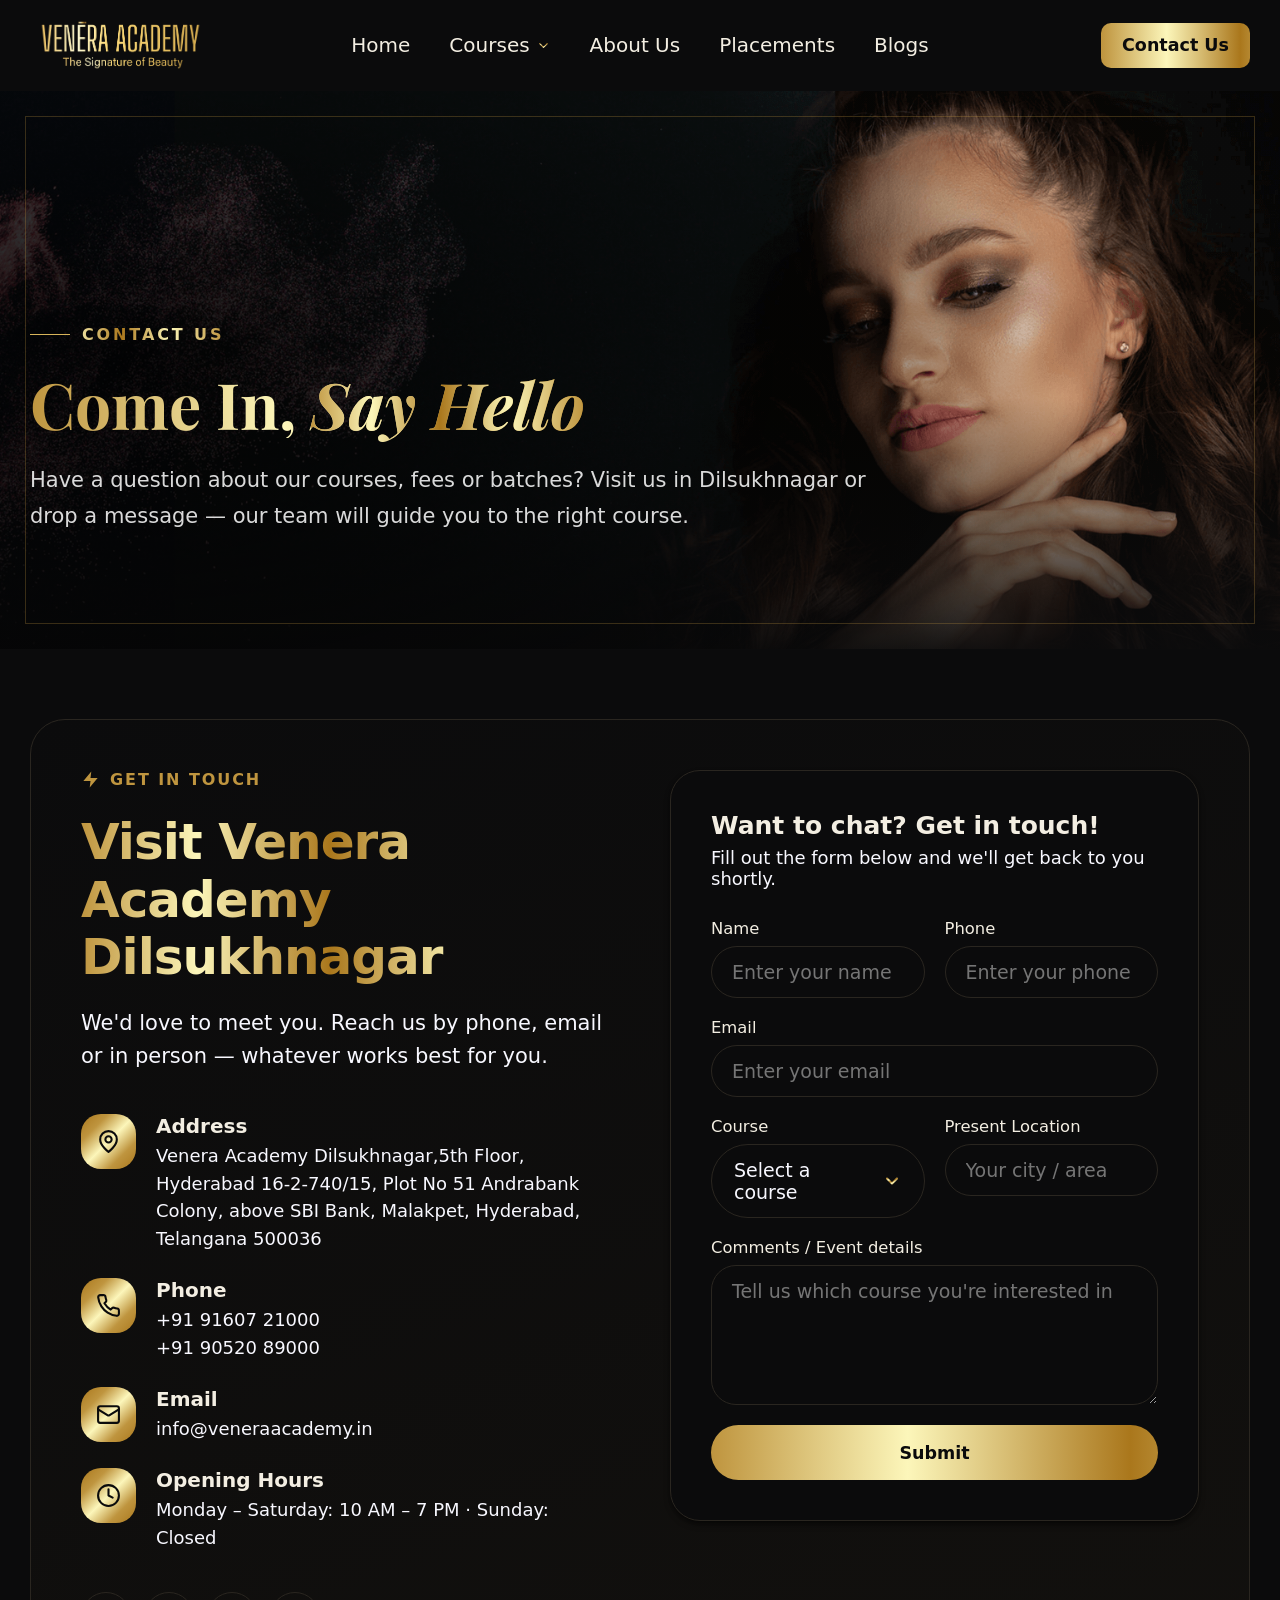
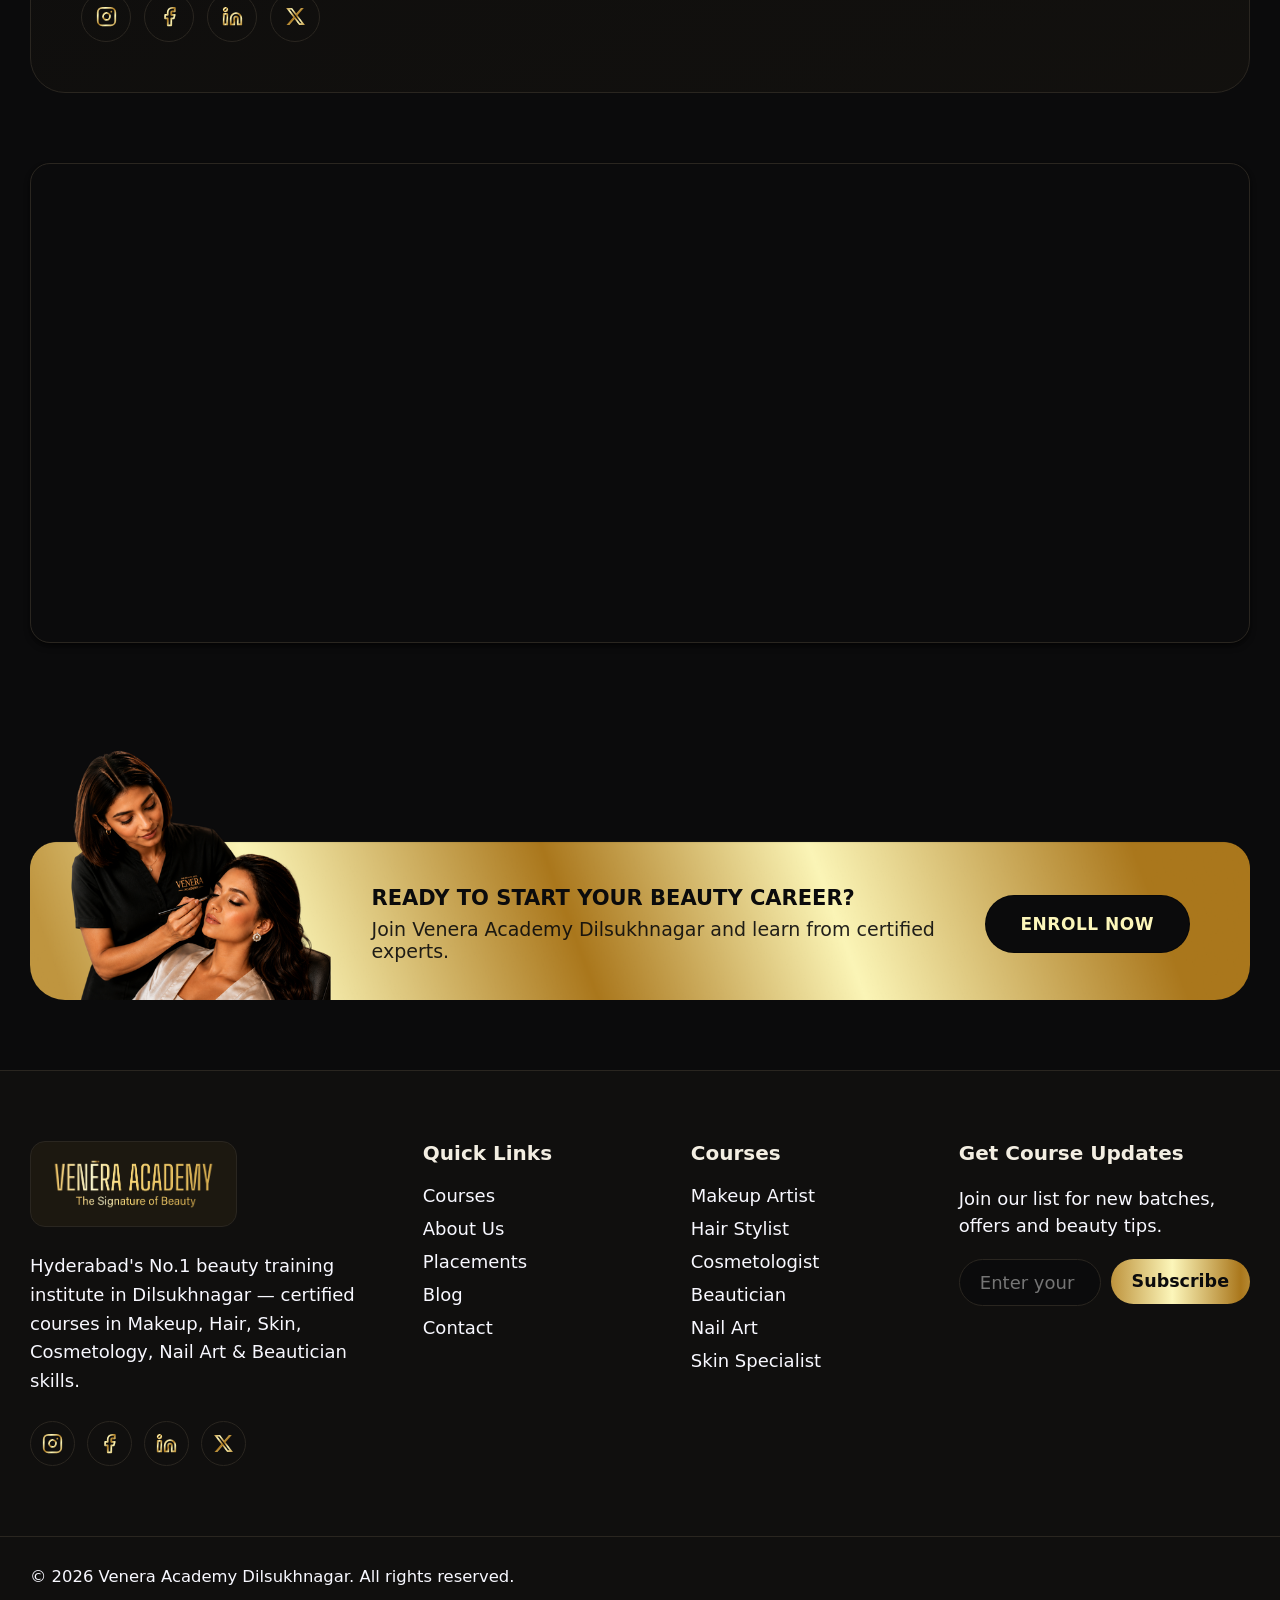
<file: contact.html>
<!DOCTYPE html>
<html lang="en-IN">

<head>
	<meta charset="UTF-8">
	<meta name="viewport" content="width=device-width, initial-scale=1.0">
	<link rel="icon" type="image/png" sizes="16x16" href="assets/img/favicon-16.png">
	<link rel="icon" type="image/png" sizes="32x32" href="assets/img/favicon-32.png">
	<link rel="icon" type="image/png" sizes="48x48" href="assets/img/favicon-48.png">
	<link rel="icon" type="image/png" sizes="256x256" href="assets/img/favicon.png">
	<link rel="apple-touch-icon" sizes="180x180" href="assets/img/apple-touch-icon.png">
	<link rel="manifest" href="site.webmanifest">
	<title>Contact Us | Venera Academy Dilsukhnagar</title>
	<meta name="description" content="Contact Venera Academy Dilsukhnagar — call 91607 21000 or visit us in Dilsukhnagar, Hyderabad. Get in touch about Makeup, Hair, Skin, Cosmetology, Nail Art & Beautician courses.">
	<meta name="keywords" content="contact Venera Academy Dilsukhnagar, beauty academy Hyderabad address, beauty course enquiry">
	<meta name="author" content="Venera Academy Dilsukhnagar">
	<meta name="robots" content="index, follow, max-snippet:-1, max-image-preview:large, max-video-preview:-1">
	<meta name="theme-color" content="#0B0B0C">
	<link rel="canonical" href="https://www.venera-academy.com/contact.html">
	<!-- Local / GEO -->
	<meta name="geo.region" content="IN-TG">
	<meta name="geo.placename" content="Dilsukhnagar, Malakpet, Hyderabad">
	<meta name="geo.position" content="17.3746;78.5063">
	<meta name="ICBM" content="17.3746, 78.5063">
	<meta name="business:contact_data:street_address" content="5th Floor, 16-2-740/15, Plot No 51, Andrabank Colony, above SBI Bank">
	<meta name="business:contact_data:locality" content="Malakpet, Hyderabad">
	<meta name="business:contact_data:region" content="Telangana">
	<meta name="business:contact_data:postal_code" content="500036">
	<meta name="business:contact_data:country_name" content="India">
	<meta name="business:contact_data:phone_number" content="+91-91607-21000">
	<meta name="business:contact_data:email" content="info@veneraacademy.in">
	<!-- Open Graph -->
	<meta property="og:type" content="website">
	<meta property="og:site_name" content="Venera Academy Dilsukhnagar">
	<meta property="og:title" content="Contact Us | Venera Academy Dilsukhnagar">
	<meta property="og:description" content="Contact Venera Academy Dilsukhnagar — call 91607 21000 or visit us in Dilsukhnagar, Hyderabad. Get in touch about Makeup, Hair, Skin, Cosmetology, Nail Art & Beautician courses.">
	<meta property="og:url" content="https://www.venera-academy.com/contact.html">
	<meta property="og:locale" content="en_IN">
	<meta property="og:image" content="https://www.venera-academy.com/assets/img/beauty-training-institute-hyderabad-hero.png">
	<meta property="og:image:secure_url" content="https://www.venera-academy.com/assets/img/beauty-training-institute-hyderabad-hero.png">
	<meta property="og:image:type" content="image/png">
	<meta property="og:image:width" content="1920">
	<meta property="og:image:height" content="900">
	<meta property="og:image:alt" content="Venera Academy Dilsukhnagar — beauty training institute in Hyderabad">
	<!-- Twitter / X -->
	<meta name="twitter:card" content="summary_large_image">
	<meta name="twitter:site" content="@veneraacademy">
	<meta name="twitter:creator" content="@veneraacademy">
	<meta name="twitter:title" content="Contact Us | Venera Academy Dilsukhnagar">
	<meta name="twitter:description" content="Contact Venera Academy Dilsukhnagar — call 91607 21000 or visit us in Dilsukhnagar, Hyderabad. Get in touch about Makeup, Hair, Skin, Cosmetology, Nail Art & Beautician courses.">
	<meta name="twitter:image" content="https://www.venera-academy.com/assets/img/beauty-training-institute-hyderabad-hero.png">
	<meta name="twitter:image:alt" content="Venera Academy Dilsukhnagar — beauty training institute in Hyderabad">
	<link rel="preconnect" href="https://fonts.googleapis.com">
	<link rel="preconnect" href="https://fonts.gstatic.com" crossorigin>
	<link href="https://fonts.googleapis.com/css2?family=Playfair+Display:ital,wght@0,600;0,700;1,600&display=swap" rel="stylesheet">
	<link rel="stylesheet" href="css/styles.css">
	<!-- SEO:START — structured data (schema.org). Generated; keep in sync with visible page content. -->
	<script type="application/ld+json">
	{
		"@context": "https://schema.org",
		"@graph": [
			{
				"@type": [
					"EducationalOrganization",
					"LocalBusiness"
				],
				"@id": "https://www.venera-academy.com/#localbusiness",
				"name": "Venera Academy Dilsukhnagar",
				"alternateName": [
					"Venera Academy",
					"Venera Beauty Academy Hyderabad"
				],
				"url": "https://www.venera-academy.com/",
				"logo": {
					"@type": "ImageObject",
					"url": "https://www.venera-academy.com/assets/img/venera-academy-logo-gold.png",
					"width": 1500,
					"height": 465
				},
				"image": "https://www.venera-academy.com/assets/img/beauty-training-institute-hyderabad-hero.png",
				"description": "Venera Academy Dilsukhnagar is a leading beauty training institute in Hyderabad offering certified courses in Makeup, Hair Styling, Skin, Cosmetology, Nail Art and Beautician skills with 100% practical training and placement support.",
				"telephone": "+91-91607-21000",
				"email": "info@veneraacademy.in",
				"priceRange": "₹₹",
				"currenciesAccepted": "INR",
				"address": {
					"@type": "PostalAddress",
					"streetAddress": "5th Floor, 16-2-740/15, Plot No 51, Andrabank Colony, above SBI Bank",
					"addressLocality": "Malakpet",
					"addressRegion": "Telangana",
					"postalCode": "500036",
					"addressCountry": "IN"
				},
				"geo": {
					"@type": "GeoCoordinates",
					"latitude": "17.3746",
					"longitude": "78.5063"
				},
				"hasMap": "https://www.google.com/maps?q=Andrabank+Colony,+Malakpet,+Hyderabad,+Telangana+500036",
				"openingHoursSpecification": [
					{
						"@type": "OpeningHoursSpecification",
						"dayOfWeek": [
							"Monday",
							"Tuesday",
							"Wednesday",
							"Thursday",
							"Friday",
							"Saturday"
						],
						"opens": "10:00",
						"closes": "19:00"
					}
				],
				"areaServed": [
					{
						"@type": "City",
						"name": "Hyderabad"
					},
					{
						"@type": "City",
						"name": "Secunderabad"
					},
					{
						"@type": "AdministrativeArea",
						"name": "Telangana"
					}
				],
				"knowsAbout": [
					"Bridal Makeup",
					"HD Makeup",
					"Airbrush Makeup",
					"Hair Cutting",
					"Hair Coloring",
					"Keratin Treatment",
					"Cosmetology",
					"Skin Care Treatments",
					"Nail Art",
					"Nail Extensions",
					"Beauty Therapy",
					"Salon Management"
				],
				"sameAs": [
					"https://www.instagram.com/veneraacademyofficial/",
					"https://www.facebook.com/VeneraAcademyofficial",
					"https://www.linkedin.com/company/veneraacademy",
					"https://x.com/veneraacademy"
				],
				"contactPoint": [
					{
						"@type": "ContactPoint",
						"telephone": "+91-91607-21000",
						"contactType": "admissions",
						"email": "info@veneraacademy.in",
						"areaServed": "IN",
						"availableLanguage": [
							"en",
							"te",
							"hi"
						]
					}
				]
			},
			{
				"@type": "WebSite",
				"@id": "https://www.venera-academy.com/#website",
				"url": "https://www.venera-academy.com/",
				"name": "Venera Academy Dilsukhnagar",
				"publisher": {
					"@id": "https://www.venera-academy.com/#localbusiness"
				},
				"inLanguage": "en-IN",
				"potentialAction": {
					"@type": "SearchAction",
					"target": {
						"@type": "EntryPoint",
						"urlTemplate": "https://www.venera-academy.com/blog.html?q={search_term_string}"
					},
					"query-input": "required name=search_term_string"
				}
			},
			{
				"@type": "ContactPage",
				"@id": "https://www.venera-academy.com/contact.html#webpage",
				"url": "https://www.venera-academy.com/contact.html",
				"name": "Contact Us | Venera Academy Dilsukhnagar",
				"description": "Contact Venera Academy Dilsukhnagar — call 91607 21000 or visit us in Dilsukhnagar, Hyderabad. Get in touch about Makeup, Hair, Skin, Cosmetology, Nail Art & Beautician courses.",
				"isPartOf": {
					"@id": "https://www.venera-academy.com/#website"
				},
				"about": {
					"@id": "https://www.venera-academy.com/#localbusiness"
				},
				"inLanguage": "en-IN",
				"primaryImageOfPage": {
					"@type": "ImageObject",
					"url": "https://www.venera-academy.com/assets/img/beauty-training-institute-hyderabad-hero.png"
				},
				"breadcrumb": {
					"@id": "https://www.venera-academy.com/contact.html#breadcrumb"
				},
				"speakable": {
					"@type": "SpeakableSpecification",
					"cssSelector": [
						"h1",
						".hero-sub",
						".chero-sub",
						".about-hero p"
					]
				}
			},
			{
				"@type": "BreadcrumbList",
				"@id": "https://www.venera-academy.com/contact.html#breadcrumb",
				"itemListElement": [
					{
						"@type": "ListItem",
						"position": 1,
						"name": "Home",
						"item": "https://www.venera-academy.com/"
					},
					{
						"@type": "ListItem",
						"position": 2,
						"name": "Contact Us",
						"item": "https://www.venera-academy.com/contact.html"
					}
				]
			}
		]
	}
	</script>
	<!-- SEO:END -->
</head>

<body>
	<!-- gold gradient for SVG icons -->
	<svg aria-hidden="true" focusable="false" width="0" height="0" style="position:absolute" xmlns="http://www.w3.org/2000/svg">
		<linearGradient id="gold-grad" x1="0" y1="0" x2="1" y2="1">
			<stop offset="0" stop-color="#BF953F"/>
			<stop offset="0.22" stop-color="#FCF6BA"/>
			<stop offset="0.5" stop-color="#AA771C"/>
			<stop offset="0.72" stop-color="#FBF5B7"/>
			<stop offset="1" stop-color="#BF953F"/>
		</linearGradient>
	</svg>
	<header class="header" id="header">
		<nav class="nav">
			<div class="nav-left">
				<a href="index.html" class="logo" aria-label="Venera Academy home" title="Venera Academy home">
					<img src="assets/img/venera-academy-logo-gold.png" alt="Venera Academy Dilsukhnagar" title="Venera Academy Dilsukhnagar — home" width="1500" height="465" loading="eager" decoding="async">
				</a>
				<div class="nav-menu" id="nav-menu">
					<a href="index.html" class="nav-link" title="Home">Home</a>
					<div class="nav-item" data-menu="product">
						<a class="nav-trigger" href="courses.html" title="Courses" aria-haspopup="true" aria-expanded="false">
							Courses
							<svg class="chevron" viewBox="0 0 24 24" fill="none" stroke="currentColor" stroke-width="2" stroke-linecap="round" stroke-linejoin="round"><polyline points="6 9 12 15 18 9"></polyline></svg>
						</a>
						<div class="dropdown" role="menu">
							<div class="dropdown-panel">
								<ul class="grid grid-2" id="product-list"></ul>
								<div class="dropdown-footer">
									<p>Not sure which to pick? <a href="tel:9160721000" title="Talk to a counsellor">Talk to a counsellor</a></p>
								</div>
							</div>
						</div>
					</div>
					<a href="about.html" class="nav-link" title="About Us">About Us</a>
					<a href="placements.html" class="nav-link" title="Placements">Placements</a>
					<a href="blog.html" class="nav-link" title="Blogs">Blogs</a>
				</div>
			</div>
			<div class="nav-actions">
				<a href="contact.html" class="btn btn-primary" title="Contact Us">Contact Us</a>
			</div>
			<button class="btn btn-outline btn-icon menu-toggle" id="menu-toggle" aria-expanded="false" aria-controls="mobile-menu" aria-label="Toggle menu">
				<svg class="menu-icon" viewBox="0 0 24 24" fill="none" stroke="currentColor" stroke-width="2" stroke-linecap="round" stroke-linejoin="round">
					<line class="line line-top" x1="3" y1="6" x2="21" y2="6"></line>
					<line class="line line-mid" x1="3" y1="12" x2="21" y2="12"></line>
					<line class="line line-bot" x1="3" y1="18" x2="21" y2="18"></line>
				</svg>
			</button>
		</nav>
	</header>

	<div class="mobile-menu" id="mobile-menu" aria-hidden="true">
		<div class="mobile-menu-inner">
			<div class="mobile-links">
				<a href="index.html" class="mobile-link" title="Home">Home</a>
				<a href="courses.html" class="mobile-section mobile-link" title="Courses">Courses</a>
				<div id="m-product"></div>
				<a href="about.html" class="mobile-link" title="About Us">About Us</a>
				<a href="placements.html" class="mobile-link" title="Placements">Placements</a>
				<a href="blog.html" class="mobile-link" title="Blogs">Blogs</a>
			</div>
			<div class="mobile-actions">
				<a href="contact.html" class="btn btn-primary btn-block" title="Contact Us">Contact Us</a>
			</div>
		</div>
	</div>

	<main>
		<!-- Contact hero -->
		<section class="about-hero">
			<img class="ah-bg" src="assets/img/contact-page-banner.png" alt="" width="1920" height="671" loading="eager" fetchpriority="high" decoding="async">
			<div class="about-hero-inner">
				<span class="ah-eyebrow">Contact Us</span>
				<h1>Come In, <em>Say Hello</em><span class="sr-only"> — Contact Venera Academy Dilsukhnagar, the leading beauty training institute in Hyderabad, for makeup, hair, skin, cosmetology, nail art and beautician course enquiries.</span></h1>
				<p>Have a question about our courses, fees or batches? Visit us in Dilsukhnagar or drop a message — our team will guide you to the right course.</p>
			</div>
		</section>

		<!-- Contact info + form -->
		<section class="contact" id="contact">
			<div class="contact-container">
				<div class="contact-grid">
					<div class="contact-left">
						<span class="da-badge">Get in touch</span>
						<h2 class="da-h2">Visit Venera Academy Dilsukhnagar</h2>
						<p class="da-lead">We'd love to meet you. Reach us by phone, email or in person — whatever works best for you.</p>

						<div class="da-info">
							<div class="da-info-row">
								<span class="da-chip"><svg viewBox="0 0 24 24" fill="none" stroke="currentColor" stroke-width="2" stroke-linecap="round" stroke-linejoin="round"><path d="M20 10c0 6-8 12-8 12s-8-6-8-12a8 8 0 0 1 16 0Z"/><circle cx="12" cy="10" r="3"/></svg></span>
								<div>
									<h3>Address</h3>
									<p>Venera Academy Dilsukhnagar,5th Floor, Hyderabad 16-2-740/15, Plot No 51 Andrabank Colony, above SBI Bank, Malakpet, Hyderabad, Telangana 500036</p>
								</div>
							</div>
							<div class="da-info-row">
								<span class="da-chip"><svg viewBox="0 0 24 24" fill="none" stroke="currentColor" stroke-width="2" stroke-linecap="round" stroke-linejoin="round"><path d="M22 16.92v3a2 2 0 0 1-2.18 2 19.79 19.79 0 0 1-8.63-3.07 19.5 19.5 0 0 1-6-6 19.79 19.79 0 0 1-3.07-8.67A2 2 0 0 1 4.11 2h3a2 2 0 0 1 2 1.72c.13.96.36 1.9.7 2.81a2 2 0 0 1-.45 2.11L8.09 9.91a16 16 0 0 0 6 6l1.27-1.27a2 2 0 0 1 2.11-.45c.91.34 1.85.57 2.81.7A2 2 0 0 1 22 16.92z"/></svg></span>
								<div>
									<h3>Phone</h3>
									<p><a href="tel:+919160721000" title="+91 91607 21000">+91 91607 21000</a><br><a href="tel:+919052089000" title="+91 90520 89000">+91 90520 89000</a></p>
								</div>
							</div>
							<div class="da-info-row">
								<span class="da-chip"><svg viewBox="0 0 24 24" fill="none" stroke="currentColor" stroke-width="2" stroke-linecap="round" stroke-linejoin="round"><rect x="2" y="4" width="20" height="16" rx="2"/><path d="m22 7-8.97 5.7a1.94 1.94 0 0 1-2.06 0L2 7"/></svg></span>
								<div>
									<h3>Email</h3>
									<p><a href="mailto:info@veneraacademy.in" title="info@veneraacademy.in">info@veneraacademy.in</a></p>
								</div>
							</div>
							<div class="da-info-row">
								<span class="da-chip"><svg viewBox="0 0 24 24" fill="none" stroke="currentColor" stroke-width="2" stroke-linecap="round" stroke-linejoin="round"><circle cx="12" cy="12" r="10"/><polyline points="12 6 12 12 16 14"/></svg></span>
								<div>
									<h3>Opening Hours</h3>
									<p>Monday – Saturday: 10 AM – 7 PM · Sunday: Closed</p>
								</div>
							</div>
						</div>

						<div class="da-social">
					<a href="https://www.instagram.com/veneraacademyofficial/" target="_blank" rel="noopener" aria-label="Instagram" title="Instagram"><svg viewBox="0 0 24 24" fill="none" stroke="currentColor" stroke-width="2" stroke-linecap="round" stroke-linejoin="round"><rect x="2" y="2" width="20" height="20" rx="5" ry="5"/><path d="M16 11.37A4 4 0 1 1 12.63 8 4 4 0 0 1 16 11.37z"/><line x1="17.5" y1="6.5" x2="17.51" y2="6.5"/></svg></a>
					<a href="https://www.facebook.com/VeneraAcademyofficial" target="_blank" rel="noopener" aria-label="Facebook" title="Facebook"><svg viewBox="0 0 24 24" fill="none" stroke="currentColor" stroke-width="2" stroke-linecap="round" stroke-linejoin="round"><path d="M18 2h-3a5 5 0 0 0-5 5v3H7v4h3v8h4v-8h3l1-4h-4V7a1 1 0 0 1 1-1h3z"/></svg></a>
					<a href="https://www.linkedin.com/company/veneraacademy" target="_blank" rel="noopener" aria-label="LinkedIn" title="LinkedIn"><svg viewBox="0 0 24 24" fill="none" stroke="currentColor" stroke-width="2" stroke-linecap="round" stroke-linejoin="round"><path d="M16 8a6 6 0 0 1 6 6v7h-4v-7a2 2 0 0 0-2-2 2 2 0 0 0-2 2v7h-4v-7a6 6 0 0 1 6-6z"/><rect x="2" y="9" width="4" height="12"/><circle cx="4" cy="4" r="2"/></svg></a>
					<a href="https://x.com/veneraacademy" target="_blank" rel="noopener" aria-label="X (Twitter)" title="X (Twitter)"><svg viewBox="0 0 24 24" fill="currentColor"><path d="M18.244 2.25h3.308l-7.227 8.26 8.502 11.24h-6.66l-5.214-6.817L4.99 21.75H1.68l7.73-8.835L1.254 2.25H8.08l4.713 6.231zm-1.161 17.52h1.833L7.084 4.126H5.117z"/></svg></a>
						</div>
					</div>

					<div class="contact-right">
						<h3 class="da-form-title">Want to chat? Get in touch!</h3>
						<p class="da-form-sub">Fill out the form below and we'll get back to you shortly.</p>
						<form id="contact-form" class="da-form">
							<div class="da-grid-2">
								<div class="da-group">
									<label for="c-name">Name</label>
									<input id="c-name" type="text" name="name" placeholder="Enter your name" required>
								</div>
								<div class="da-group">
									<label for="c-phone">Phone</label>
									<input id="c-phone" type="tel" name="phone" placeholder="Enter your phone">
								</div>
							</div>
							<div class="da-group">
								<label for="c-email">Email</label>
								<input id="c-email" type="email" name="email" placeholder="Enter your email" required>
							</div>
							<div class="da-grid-2">
								<div class="da-group">
									<label for="c-course">Course</label>
									<select id="c-course" name="course" required>
										<option value="" disabled selected>Select a course</option>
										<option value="Makeup Artist">Makeup Artist</option>
										<option value="Hair Stylist">Hair Stylist</option>
										<option value="Cosmetologist">Cosmetologist</option>
										<option value="Beautician">Beautician</option>
										<option value="Nail Art">Nail Art</option>
										<option value="Skin Specialist">Skin Specialist</option>
										<option value="Not sure yet">Not sure yet</option>
									</select>
								</div>
								<div class="da-group">
									<label for="c-location">Present Location</label>
									<input id="c-location" type="text" name="location" placeholder="Your city / area">
								</div>
							</div>
							<div class="da-group">
								<label for="c-message">Comments / Event details</label>
								<textarea id="c-message" name="message" placeholder="Tell us which course you're interested in" rows="4"></textarea>
							</div>
							<button type="submit" class="btn btn-primary cf-submit da-submit">Submit</button>
						</form>
					</div>
				</div>
			</div>
		</section>

		<!-- Map -->
		<section class="contact-map-section">
			<div class="ab-wrap">
				<div class="contact-map">
					<iframe
						src="https://www.google.com/maps?q=Andrabank%20Colony%2C%20Malakpet%2C%20Hyderabad%2C%20Telangana%20500036&output=embed"
						width="100%" height="100%" style="border:0;" allowfullscreen="" loading="lazy"
						referrerpolicy="no-referrer-when-downgrade" title="Venera Academy Dilsukhnagar location"></iframe>
				</div>
			</div>
		</section>
	</main>

	<!-- CTA bar -->
	<section class="cta-bar">
		<div class="cta-inner">
			<div class="cta-text">
				<h2>Ready to start your beauty career?</h2>
				<p>Join Venera Academy Dilsukhnagar and learn from certified experts.</p>
			</div>
			<a href="tel:9160721000" class="cta-btn" title="Enroll Now">Enroll Now</a>
		</div>
	</section>

	<!-- Footer -->
	<footer class="footer">
		<div class="footer-grid">
			<div class="f-brand">
				<div class="f-logo"><img src="assets/img/venera-academy-logo-gold.png" alt="" width="1500" height="465" loading="lazy" decoding="async"></div>
				<p class="f-desc">Hyderabad's No.1 beauty training institute in Dilsukhnagar — certified courses in Makeup, Hair, Skin, Cosmetology, Nail Art &amp; Beautician skills.</p>
				<div class="f-social">
					<a href="https://www.instagram.com/veneraacademyofficial/" target="_blank" rel="noopener" aria-label="Instagram" title="Instagram"><svg viewBox="0 0 24 24" fill="none" stroke="currentColor" stroke-width="2" stroke-linecap="round" stroke-linejoin="round"><rect x="2" y="2" width="20" height="20" rx="5" ry="5"/><path d="M16 11.37A4 4 0 1 1 12.63 8 4 4 0 0 1 16 11.37z"/><line x1="17.5" y1="6.5" x2="17.51" y2="6.5"/></svg></a>
					<a href="https://www.facebook.com/VeneraAcademyofficial" target="_blank" rel="noopener" aria-label="Facebook" title="Facebook"><svg viewBox="0 0 24 24" fill="none" stroke="currentColor" stroke-width="2" stroke-linecap="round" stroke-linejoin="round"><path d="M18 2h-3a5 5 0 0 0-5 5v3H7v4h3v8h4v-8h3l1-4h-4V7a1 1 0 0 1 1-1h3z"/></svg></a>
					<a href="https://www.linkedin.com/company/veneraacademy" target="_blank" rel="noopener" aria-label="LinkedIn" title="LinkedIn"><svg viewBox="0 0 24 24" fill="none" stroke="currentColor" stroke-width="2" stroke-linecap="round" stroke-linejoin="round"><path d="M16 8a6 6 0 0 1 6 6v7h-4v-7a2 2 0 0 0-2-2 2 2 0 0 0-2 2v7h-4v-7a6 6 0 0 1 6-6z"/><rect x="2" y="9" width="4" height="12"/><circle cx="4" cy="4" r="2"/></svg></a>
					<a href="https://x.com/veneraacademy" target="_blank" rel="noopener" aria-label="X (Twitter)" title="X (Twitter)"><svg viewBox="0 0 24 24" fill="currentColor"><path d="M18.244 2.25h3.308l-7.227 8.26 8.502 11.24h-6.66l-5.214-6.817L4.99 21.75H1.68l7.73-8.835L1.254 2.25H8.08l4.713 6.231zm-1.161 17.52h1.833L7.084 4.126H5.117z"/></svg></a>
				</div>
			</div>
			<div class="f-col">
				<h3>Quick Links</h3>
				<nav>
					<a href="courses.html" title="Courses">Courses</a>
					<a href="about.html" title="About Us">About Us</a>
					<a href="placements.html" title="Placements">Placements</a>
					<a href="blog.html" title="Blog">Blog</a>
					<a href="contact.html" title="Contact">Contact</a>
				</nav>
			</div>
			<div class="f-col">
				<h3>Courses</h3>
				<nav>
					<a href="makeup-artist.html" title="Makeup Artist">Makeup Artist</a>
					<a href="hair-stylist.html" title="Hair Stylist">Hair Stylist</a>
					<a href="cosmetologist.html" title="Cosmetologist">Cosmetologist</a>
					<a href="beautician.html" title="Beautician">Beautician</a>
					<a href="nail.html" title="Nail Art">Nail Art</a>
					<a href="skin-specialist.html" title="Skin Specialist">Skin Specialist</a>
				</nav>
			</div>
			<div class="f-col f-subscribe">
				<h3>Get Course Updates</h3>
				<p>Join our list for new batches, offers and beauty tips.</p>
				<form class="f-sub-form" id="newsletter-form">
					<input type="email" placeholder="Enter your email" required>
					<button type="submit" class="btn btn-primary">Subscribe</button>
				</form>
			</div>
		</div>
		<div class="footer-bottom">
			<p>&copy; 2026 Venera Academy Dilsukhnagar. All rights reserved.</p>
		</div>
	</footer>

	<script src="js/script.js"></script>
</body>

</html>
</file>
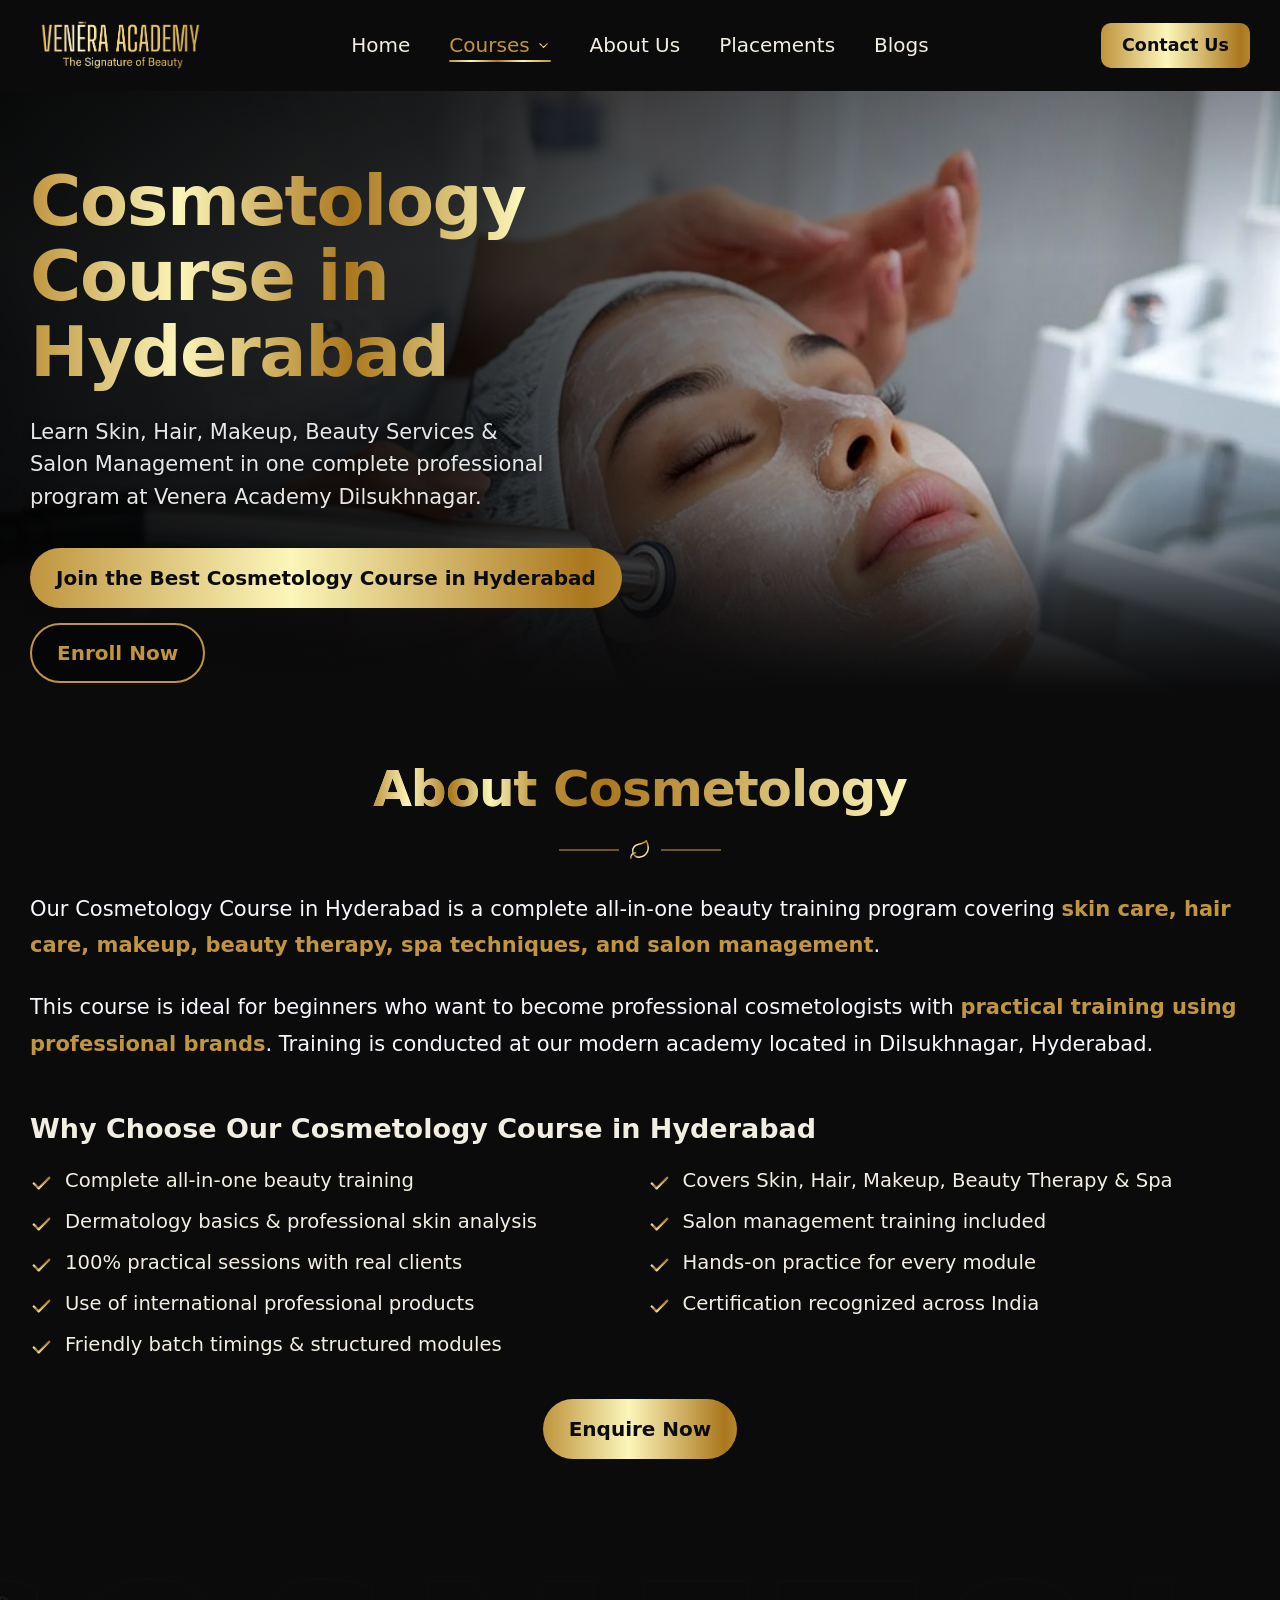
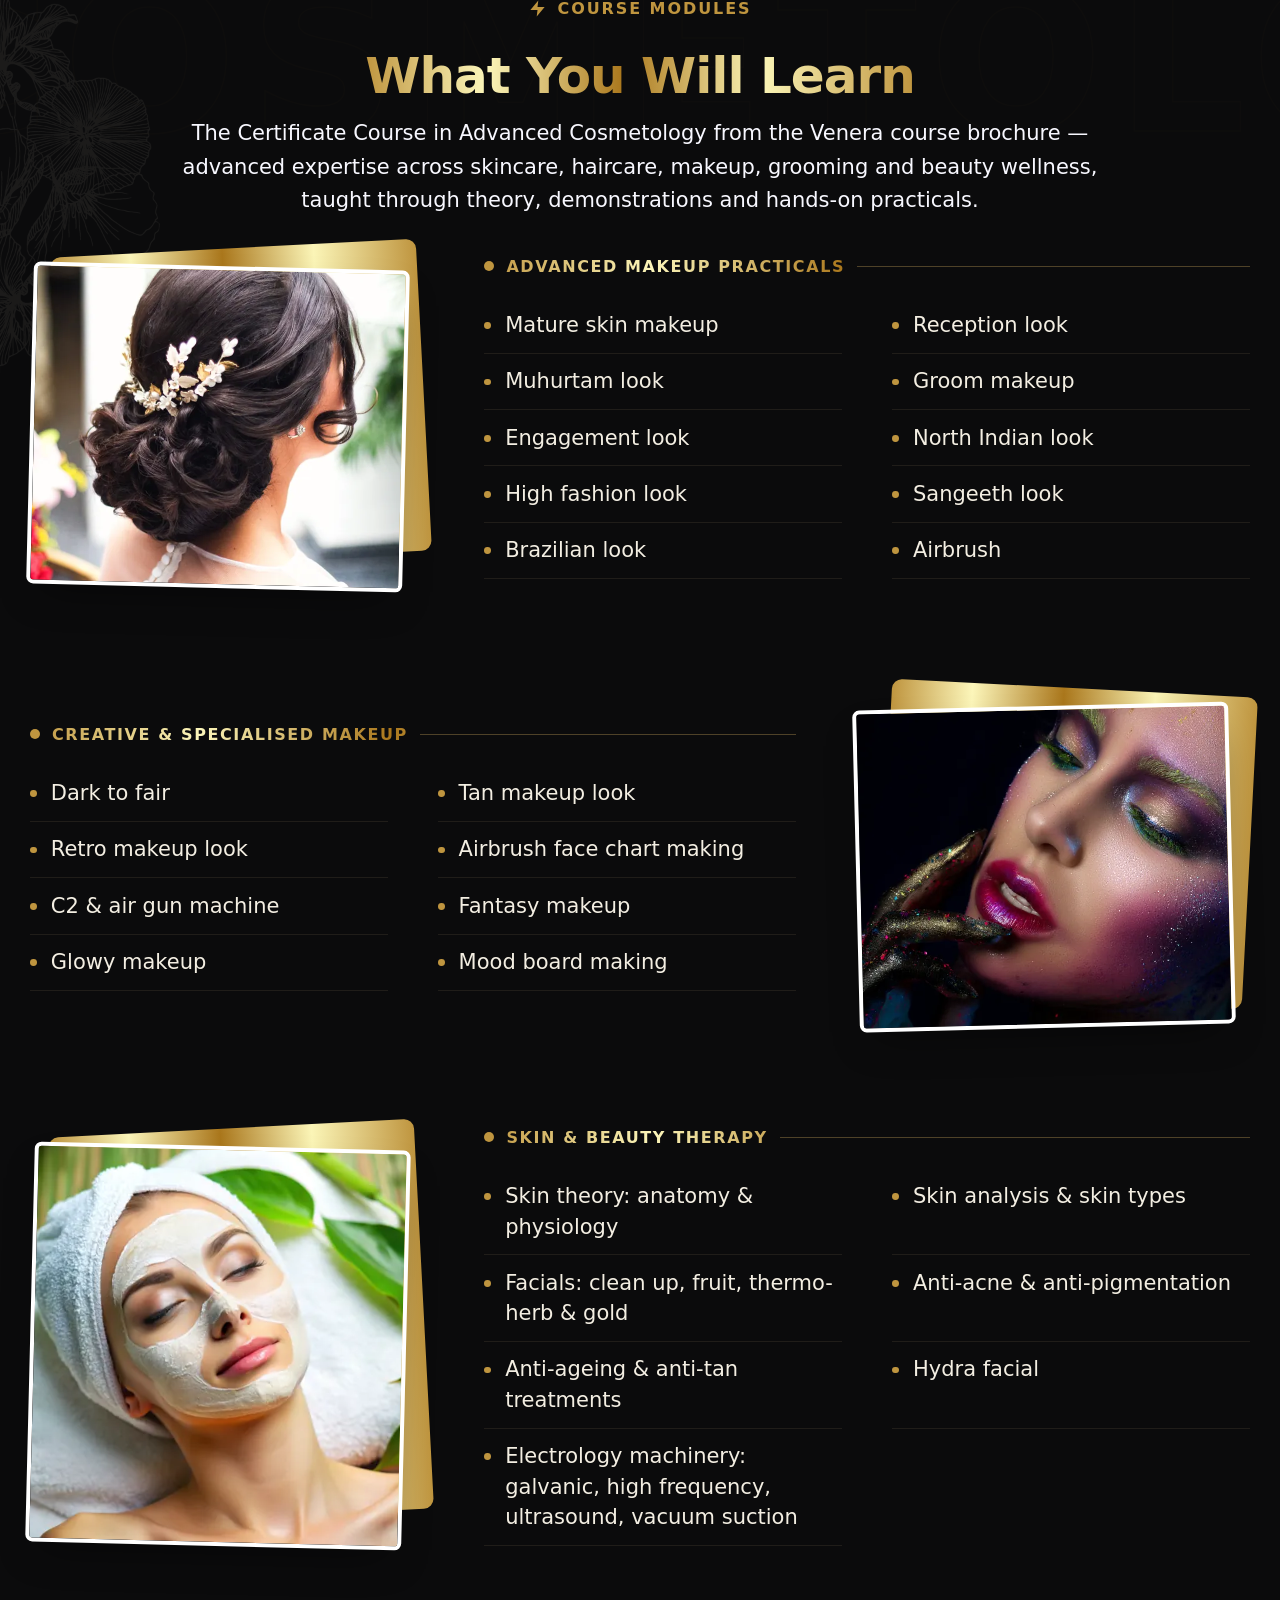
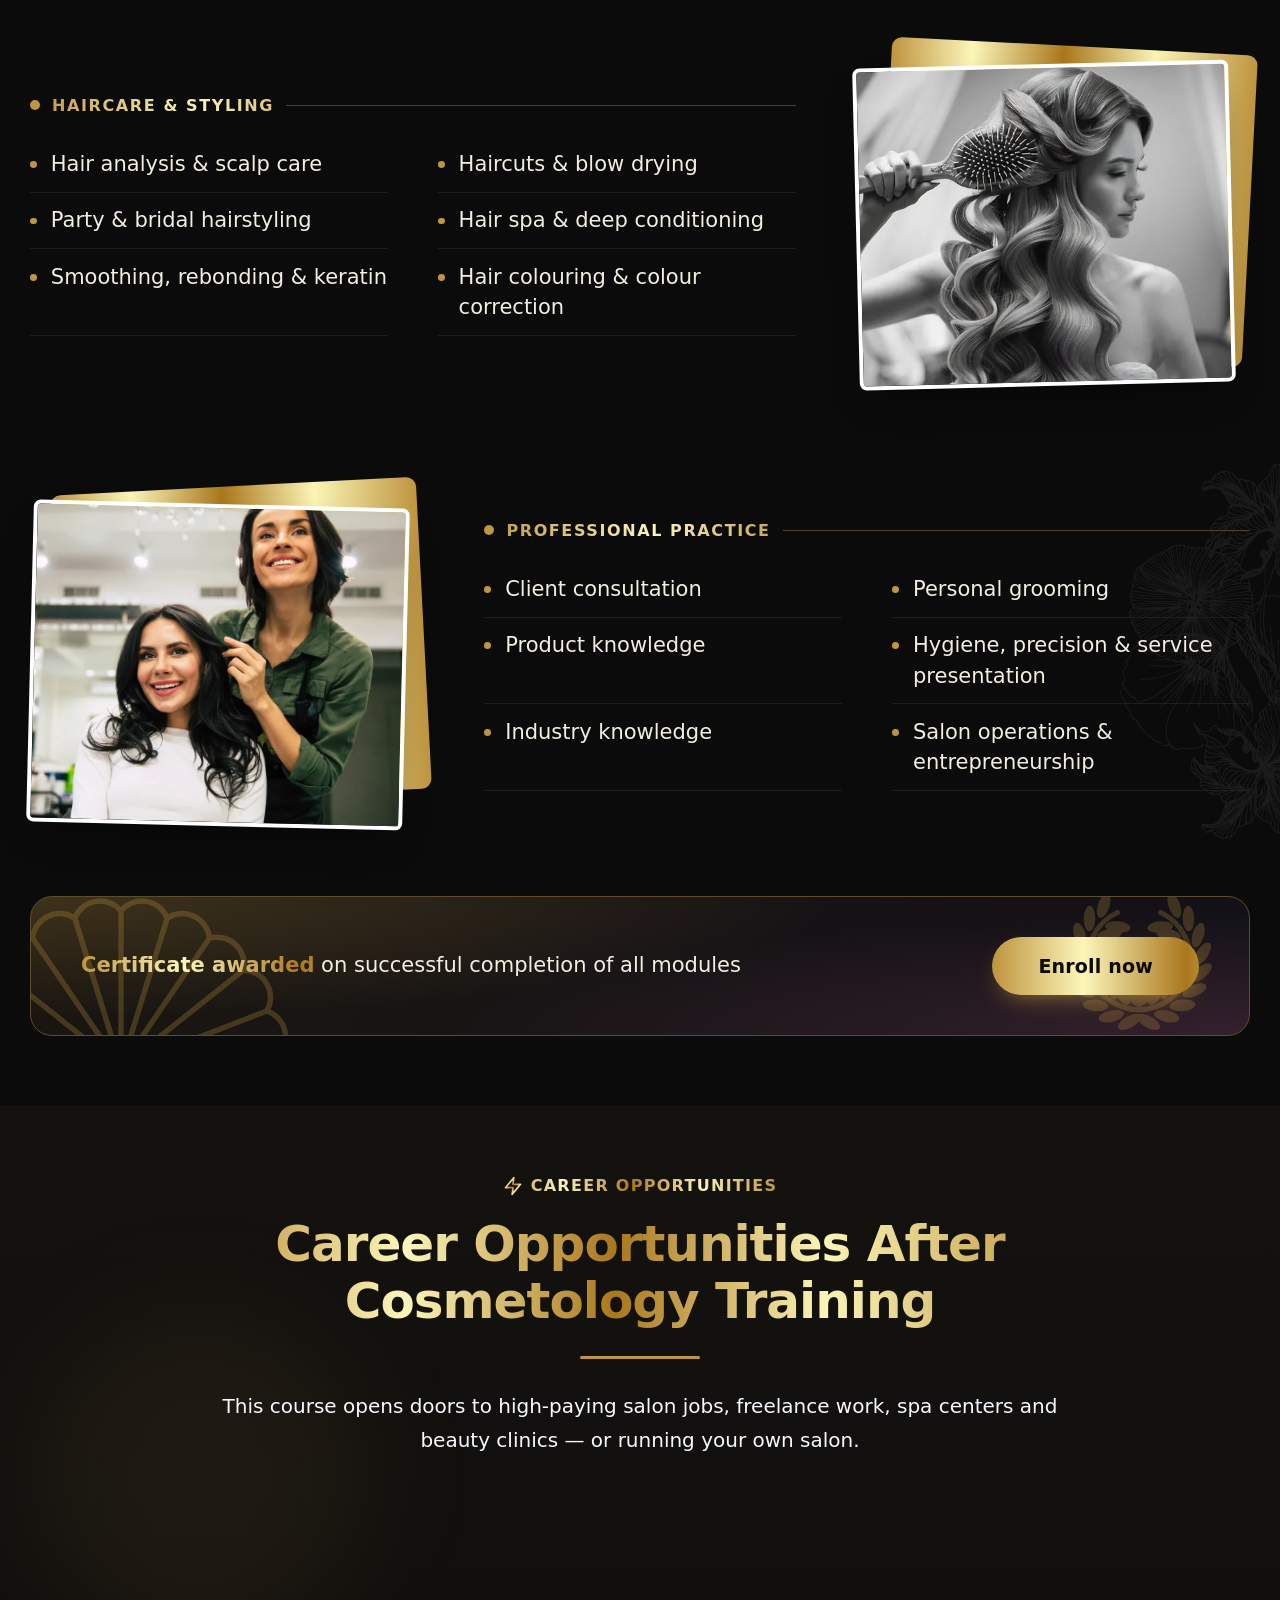
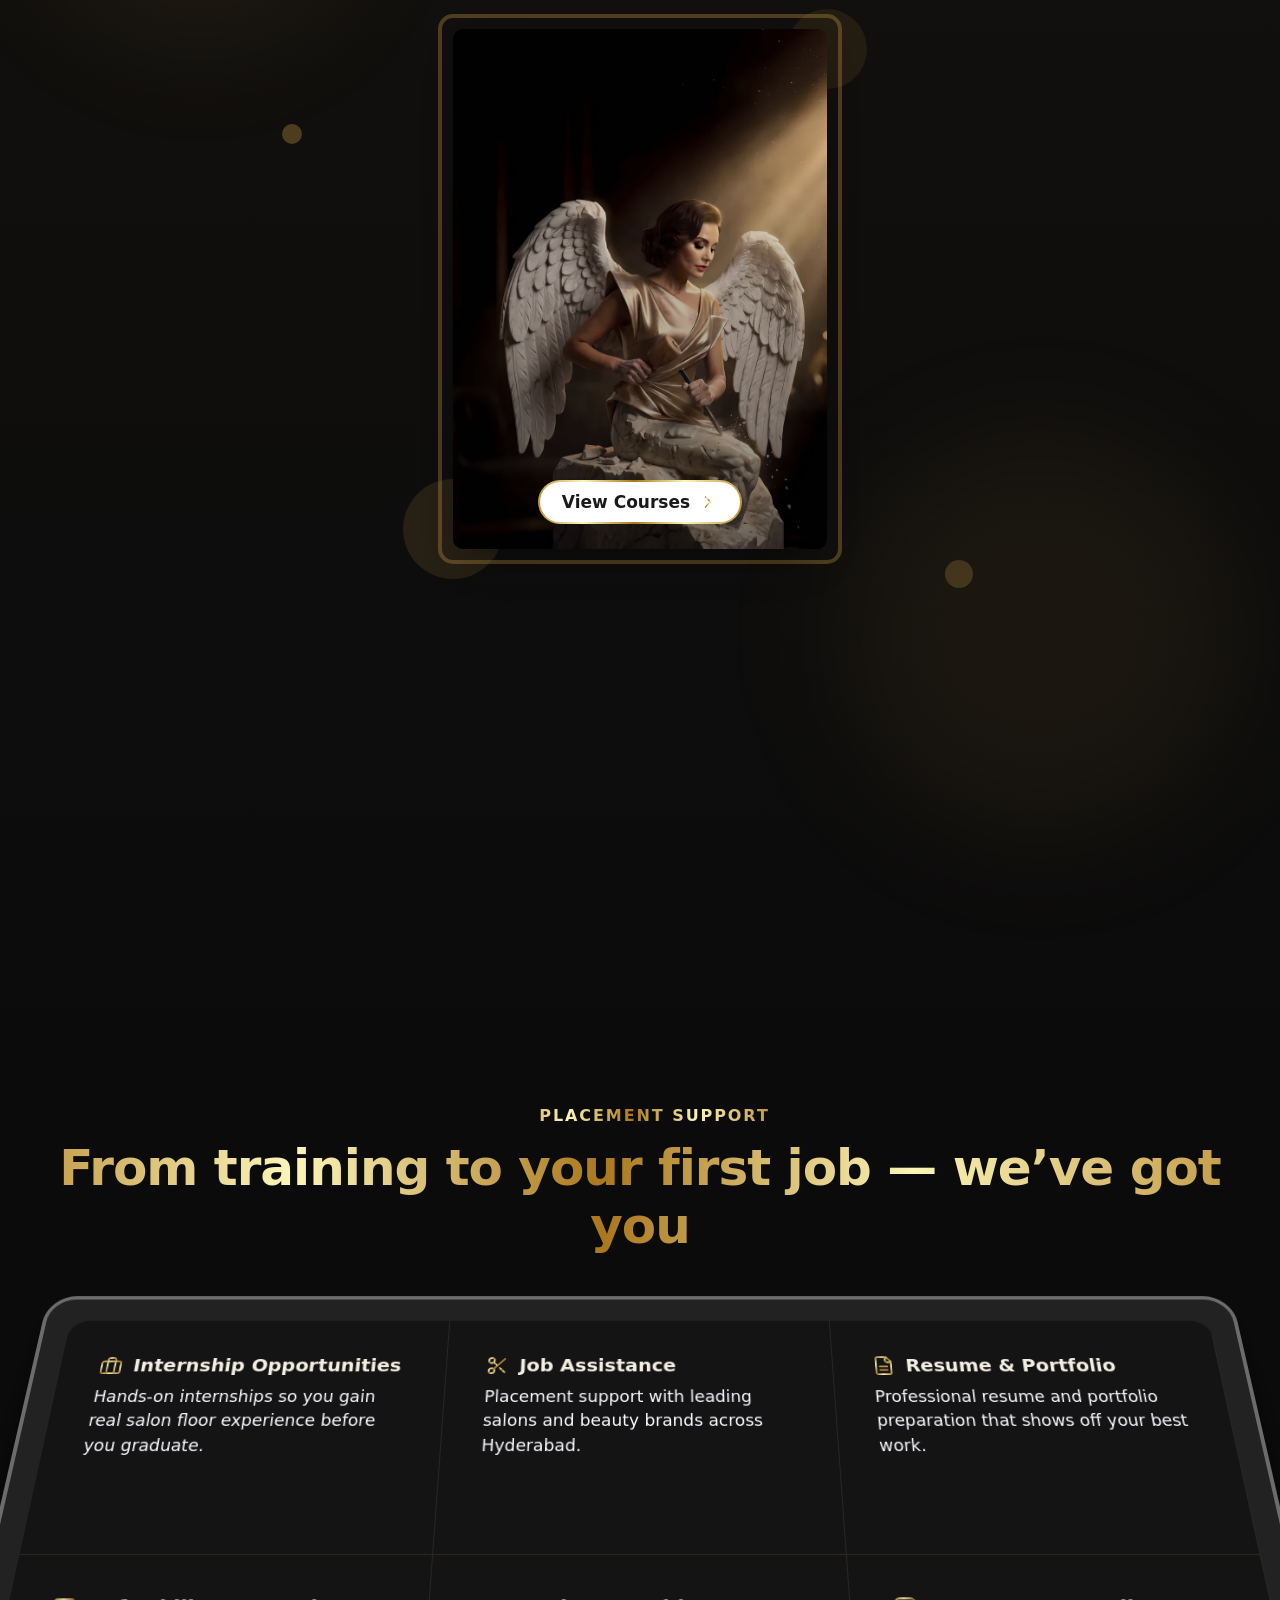
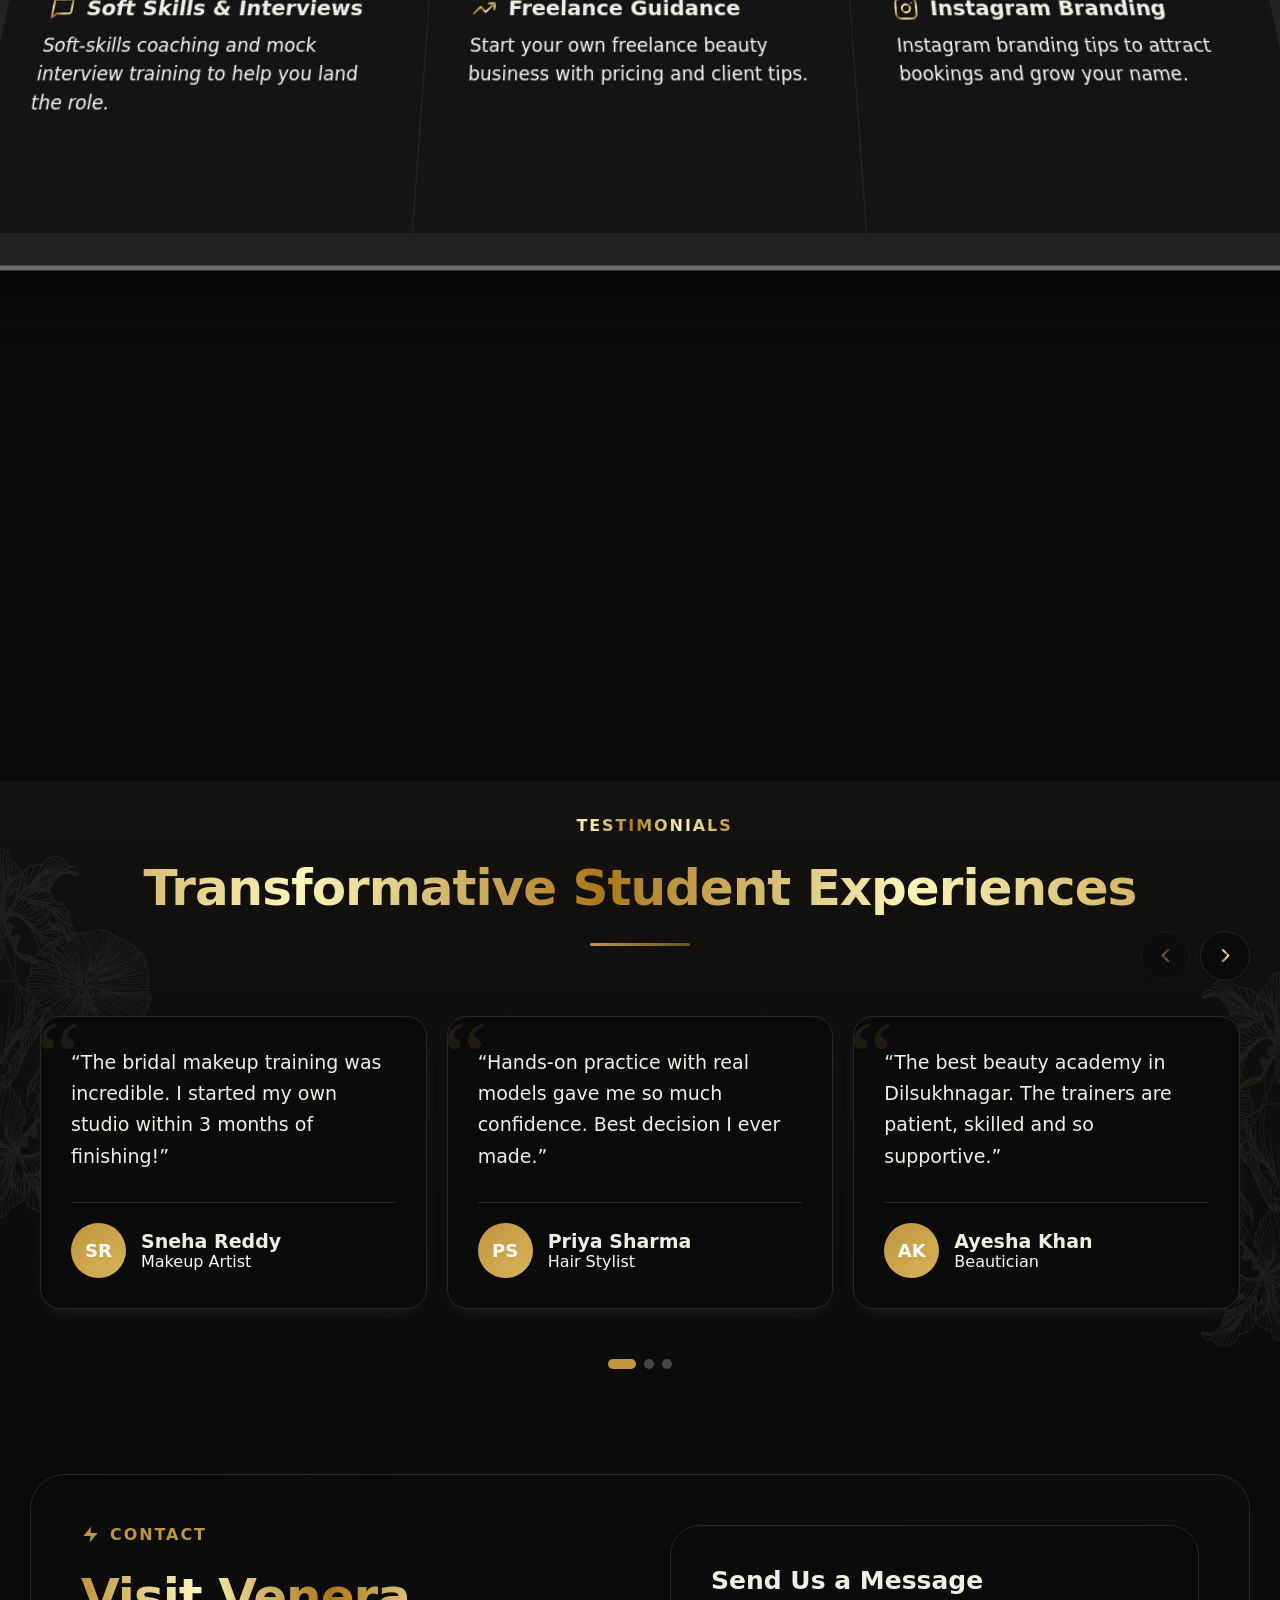
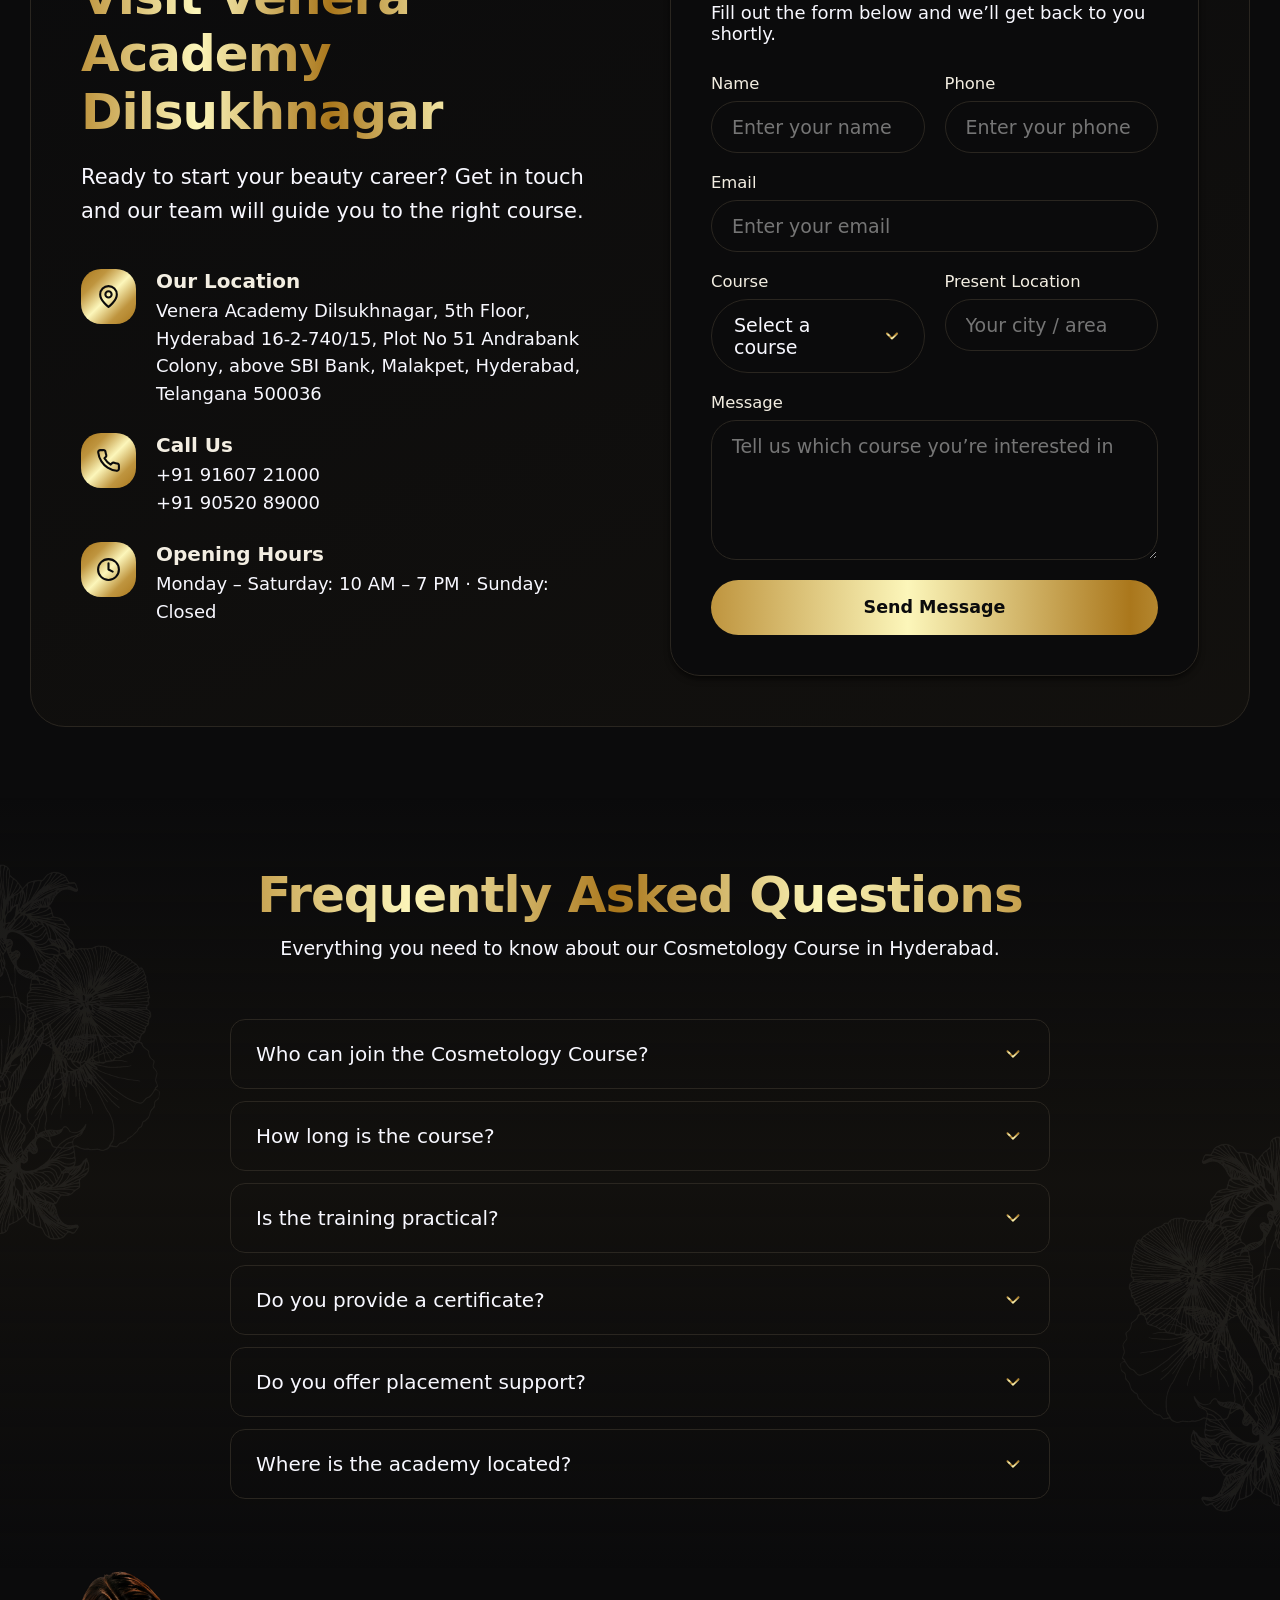
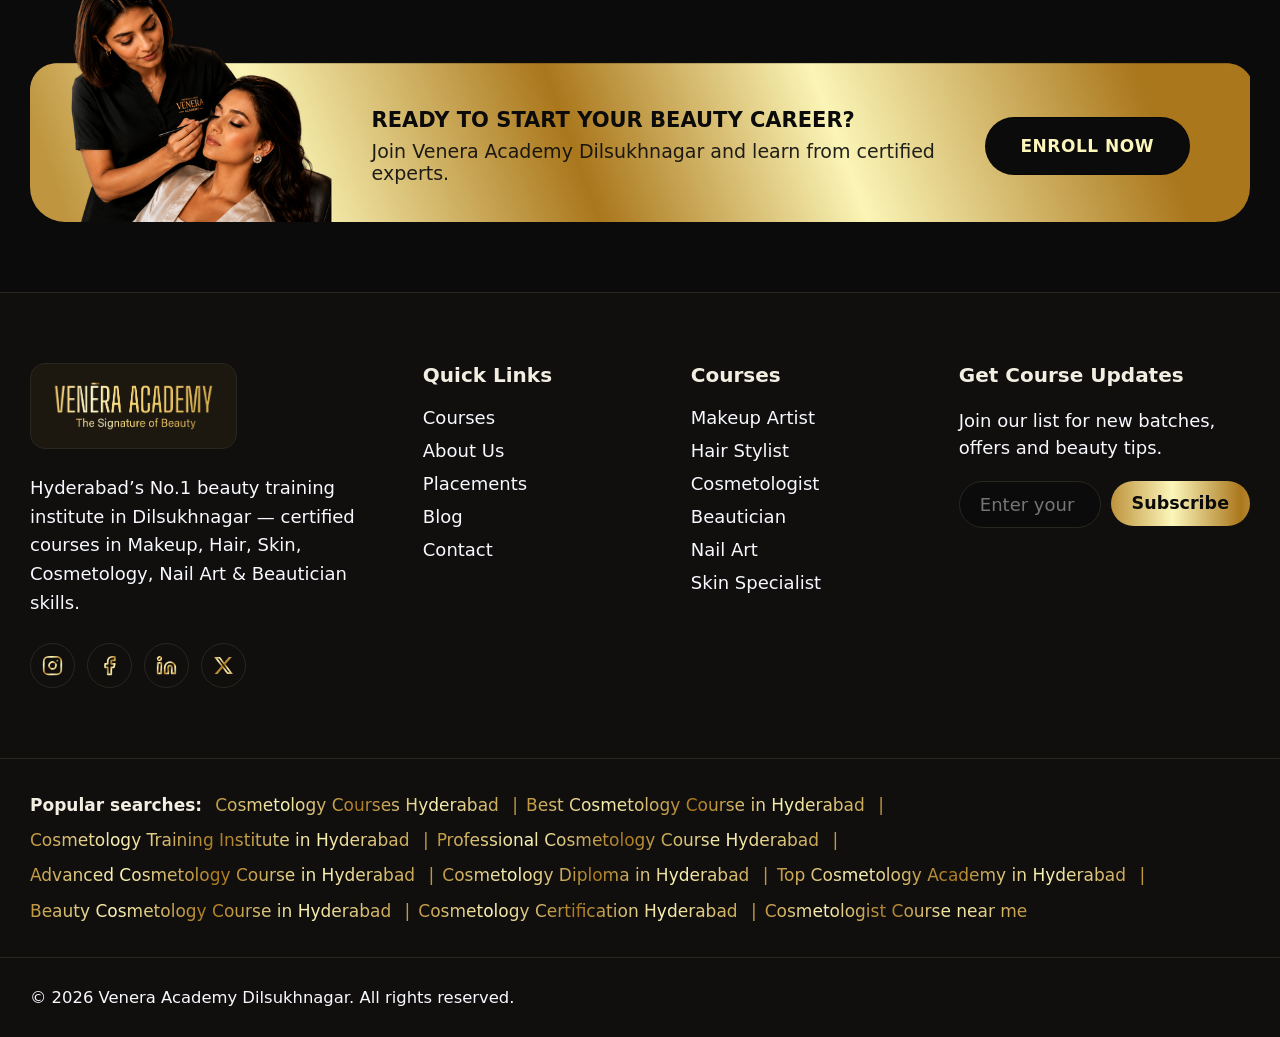
<file: cosmetologist.html>
<!DOCTYPE html>
<html lang="en-IN">

<head>
	<meta charset="UTF-8">
	<meta name="viewport" content="width=device-width, initial-scale=1.0">
	<link rel="icon" type="image/png" sizes="16x16" href="assets/img/favicon-16.png">
	<link rel="icon" type="image/png" sizes="32x32" href="assets/img/favicon-32.png">
	<link rel="icon" type="image/png" sizes="48x48" href="assets/img/favicon-48.png">
	<link rel="icon" type="image/png" sizes="256x256" href="assets/img/favicon.png">
	<link rel="apple-touch-icon" sizes="180x180" href="assets/img/apple-touch-icon.png">
	<link rel="manifest" href="site.webmanifest">
	<title>Cosmetology Course in Hyderabad | Venera Academy Dilsukhnagar</title>
	<meta name="description" content="Complete Cosmetology Course in Hyderabad — Skin, Hair, Makeup, Beauty Services & Salon Management with 100% practical training at Venera Academy Dilsukhnagar.">
	<meta name="keywords" content="cosmetology course Hyderabad, cosmetologist training, cosmetology diploma, beauty therapy course, cosmetology academy Hyderabad, Venera Academy">
	<meta name="author" content="Venera Academy Dilsukhnagar">
	<meta name="robots" content="index, follow, max-snippet:-1, max-image-preview:large, max-video-preview:-1">
	<meta name="theme-color" content="#0B0B0C">
	<link rel="canonical" href="https://www.venera-academy.com/cosmetologist.html">
	<!-- Local / GEO -->
	<meta name="geo.region" content="IN-TG">
	<meta name="geo.placename" content="Dilsukhnagar, Malakpet, Hyderabad">
	<meta name="geo.position" content="17.3746;78.5063">
	<meta name="ICBM" content="17.3746, 78.5063">
	<meta name="business:contact_data:street_address" content="5th Floor, 16-2-740/15, Plot No 51, Andrabank Colony, above SBI Bank">
	<meta name="business:contact_data:locality" content="Malakpet, Hyderabad">
	<meta name="business:contact_data:region" content="Telangana">
	<meta name="business:contact_data:postal_code" content="500036">
	<meta name="business:contact_data:country_name" content="India">
	<meta name="business:contact_data:phone_number" content="+91-91607-21000">
	<meta name="business:contact_data:email" content="info@veneraacademy.in">
	<!-- Open Graph -->
	<meta property="og:type" content="website">
	<meta property="og:site_name" content="Venera Academy Dilsukhnagar">
	<meta property="og:title" content="Cosmetology Course in Hyderabad | Venera Academy Dilsukhnagar">
	<meta property="og:description" content="Complete Cosmetology Course in Hyderabad — Skin, Hair, Makeup, Beauty Services & Salon Management with 100% practical training at Venera Academy Dilsukhnagar.">
	<meta property="og:url" content="https://www.venera-academy.com/cosmetologist.html">
	<meta property="og:locale" content="en_IN">
	<meta property="og:image" content="https://www.venera-academy.com/assets/img/beauty-training-institute-hyderabad-hero.png">
	<meta property="og:image:secure_url" content="https://www.venera-academy.com/assets/img/beauty-training-institute-hyderabad-hero.png">
	<meta property="og:image:type" content="image/png">
	<meta property="og:image:width" content="1920">
	<meta property="og:image:height" content="900">
	<meta property="og:image:alt" content="Venera Academy Dilsukhnagar — beauty training institute in Hyderabad">
	<!-- Twitter / X -->
	<meta name="twitter:card" content="summary_large_image">
	<meta name="twitter:site" content="@veneraacademy">
	<meta name="twitter:creator" content="@veneraacademy">
	<meta name="twitter:title" content="Cosmetology Course in Hyderabad | Venera Academy Dilsukhnagar">
	<meta name="twitter:description" content="Complete Cosmetology Course in Hyderabad — Skin, Hair, Makeup, Beauty Services & Salon Management with 100% practical training at Venera Academy Dilsukhnagar.">
	<meta name="twitter:image" content="https://www.venera-academy.com/assets/img/beauty-training-institute-hyderabad-hero.png">
	<meta name="twitter:image:alt" content="Venera Academy Dilsukhnagar — beauty training institute in Hyderabad">
	<link rel="stylesheet" href="css/styles.css">
	<!-- SEO:START — structured data (schema.org). Generated; keep in sync with visible page content. -->
	<script type="application/ld+json">
	{
		"@context": "https://schema.org",
		"@graph": [
			{
				"@type": [
					"EducationalOrganization",
					"LocalBusiness"
				],
				"@id": "https://www.venera-academy.com/#localbusiness",
				"name": "Venera Academy Dilsukhnagar",
				"alternateName": [
					"Venera Academy",
					"Venera Beauty Academy Hyderabad"
				],
				"url": "https://www.venera-academy.com/",
				"logo": {
					"@type": "ImageObject",
					"url": "https://www.venera-academy.com/assets/img/venera-academy-logo-gold.png",
					"width": 1500,
					"height": 465
				},
				"image": "https://www.venera-academy.com/assets/img/beauty-training-institute-hyderabad-hero.png",
				"description": "Venera Academy Dilsukhnagar is a leading beauty training institute in Hyderabad offering certified courses in Makeup, Hair Styling, Skin, Cosmetology, Nail Art and Beautician skills with 100% practical training and placement support.",
				"telephone": "+91-91607-21000",
				"email": "info@veneraacademy.in",
				"priceRange": "₹₹",
				"currenciesAccepted": "INR",
				"address": {
					"@type": "PostalAddress",
					"streetAddress": "5th Floor, 16-2-740/15, Plot No 51, Andrabank Colony, above SBI Bank",
					"addressLocality": "Malakpet",
					"addressRegion": "Telangana",
					"postalCode": "500036",
					"addressCountry": "IN"
				},
				"geo": {
					"@type": "GeoCoordinates",
					"latitude": "17.3746",
					"longitude": "78.5063"
				},
				"hasMap": "https://www.google.com/maps?q=Andrabank+Colony,+Malakpet,+Hyderabad,+Telangana+500036",
				"openingHoursSpecification": [
					{
						"@type": "OpeningHoursSpecification",
						"dayOfWeek": [
							"Monday",
							"Tuesday",
							"Wednesday",
							"Thursday",
							"Friday",
							"Saturday"
						],
						"opens": "10:00",
						"closes": "19:00"
					}
				],
				"areaServed": [
					{
						"@type": "City",
						"name": "Hyderabad"
					},
					{
						"@type": "City",
						"name": "Secunderabad"
					},
					{
						"@type": "AdministrativeArea",
						"name": "Telangana"
					}
				],
				"knowsAbout": [
					"Bridal Makeup",
					"HD Makeup",
					"Airbrush Makeup",
					"Hair Cutting",
					"Hair Coloring",
					"Keratin Treatment",
					"Cosmetology",
					"Skin Care Treatments",
					"Nail Art",
					"Nail Extensions",
					"Beauty Therapy",
					"Salon Management"
				],
				"sameAs": [
					"https://www.instagram.com/veneraacademyofficial/",
					"https://www.facebook.com/VeneraAcademyofficial",
					"https://www.linkedin.com/company/veneraacademy",
					"https://x.com/veneraacademy"
				],
				"contactPoint": [
					{
						"@type": "ContactPoint",
						"telephone": "+91-91607-21000",
						"contactType": "admissions",
						"email": "info@veneraacademy.in",
						"areaServed": "IN",
						"availableLanguage": [
							"en",
							"te",
							"hi"
						]
					}
				]
			},
			{
				"@type": "WebSite",
				"@id": "https://www.venera-academy.com/#website",
				"url": "https://www.venera-academy.com/",
				"name": "Venera Academy Dilsukhnagar",
				"publisher": {
					"@id": "https://www.venera-academy.com/#localbusiness"
				},
				"inLanguage": "en-IN",
				"potentialAction": {
					"@type": "SearchAction",
					"target": {
						"@type": "EntryPoint",
						"urlTemplate": "https://www.venera-academy.com/blog.html?q={search_term_string}"
					},
					"query-input": "required name=search_term_string"
				}
			},
			{
				"@type": "WebPage",
				"@id": "https://www.venera-academy.com/cosmetologist.html#webpage",
				"url": "https://www.venera-academy.com/cosmetologist.html",
				"name": "Cosmetology Course in Hyderabad | Venera Academy Dilsukhnagar",
				"description": "Complete Cosmetology Course in Hyderabad — Skin, Hair, Makeup, Beauty Services & Salon Management with 100% practical training at Venera Academy Dilsukhnagar.",
				"isPartOf": {
					"@id": "https://www.venera-academy.com/#website"
				},
				"about": {
					"@id": "https://www.venera-academy.com/#localbusiness"
				},
				"inLanguage": "en-IN",
				"primaryImageOfPage": {
					"@type": "ImageObject",
					"url": "https://www.venera-academy.com/assets/img/beauty-training-institute-hyderabad-hero.png"
				},
				"breadcrumb": {
					"@id": "https://www.venera-academy.com/cosmetologist.html#breadcrumb"
				},
				"speakable": {
					"@type": "SpeakableSpecification",
					"cssSelector": [
						"h1",
						".hero-sub",
						".chero-sub",
						".about-hero p"
					]
				}
			},
			{
				"@type": "BreadcrumbList",
				"@id": "https://www.venera-academy.com/cosmetologist.html#breadcrumb",
				"itemListElement": [
					{
						"@type": "ListItem",
						"position": 1,
						"name": "Home",
						"item": "https://www.venera-academy.com/"
					},
					{
						"@type": "ListItem",
						"position": 2,
						"name": "Courses",
						"item": "https://www.venera-academy.com/#courses"
					},
					{
						"@type": "ListItem",
						"position": 3,
						"name": "Cosmetology Course",
						"item": "https://www.venera-academy.com/cosmetologist.html"
					}
				]
			},
			{
				"@type": "Course",
				"@id": "https://www.venera-academy.com/cosmetologist.html#course",
				"name": "Cosmetology Course in Hyderabad",
				"description": "Complete cosmetology training covering skin, hair, makeup, beauty services and salon management.",
				"url": "https://www.venera-academy.com/cosmetologist.html",
				"provider": {
					"@id": "https://www.venera-academy.com/#localbusiness"
				},
				"inLanguage": "en-IN",
				"educationalLevel": "Beginner to Advanced",
				"teaches": "Complete cosmetology training covering skin, hair, makeup, beauty services and salon management.",
				"isAccessibleForFree": false,
				"offers": {
					"@type": "Offer",
					"category": "Paid",
					"priceCurrency": "INR",
					"availability": "https://schema.org/InStock",
					"url": "https://www.venera-academy.com/contact.html"
				},
				"hasCourseInstance": [
					{
						"@type": "CourseInstance",
						"courseMode": [
							"Onsite",
							"InPerson"
						],
						"courseWorkload": "P1M",
						"location": {
							"@type": "Place",
							"name": "Venera Academy Dilsukhnagar",
							"address": {
								"@type": "PostalAddress",
								"streetAddress": "5th Floor, 16-2-740/15, Plot No 51, Andrabank Colony, above SBI Bank",
								"addressLocality": "Malakpet",
								"addressRegion": "Telangana",
								"postalCode": "500036",
								"addressCountry": "IN"
							}
						},
						"instructor": {
							"@type": "Organization",
							"name": "Venera Academy Dilsukhnagar"
						}
					}
				],
				"occupationalCredentialAwarded": "Professional Certification in Cosmetology Course",
				"coursePrerequisites": "No prior experience required"
			},
			{
				"@type": "FAQPage",
				"@id": "https://www.venera-academy.com/cosmetologist.html#faq",
				"mainEntity": [
					{
						"@type": "Question",
						"name": "Who can join the Cosmetology Course?",
						"acceptedAnswer": {
							"@type": "Answer",
							"text": "Anyone can join — the course is designed for beginners and aspiring beauty professionals. No prior experience is required."
						}
					},
					{
						"@type": "Question",
						"name": "How long is the course?",
						"acceptedAnswer": {
							"@type": "Answer",
							"text": "We offer flexible batches. Duration depends on the modules you choose — most students complete it within 1–3 months."
						}
					},
					{
						"@type": "Question",
						"name": "Is the training practical?",
						"acceptedAnswer": {
							"@type": "Answer",
							"text": "Yes — it is 100% practical, with hands-on sessions on real clients across every module using professional products."
						}
					},
					{
						"@type": "Question",
						"name": "Do you provide a certificate?",
						"acceptedAnswer": {
							"@type": "Answer",
							"text": "Yes. On successful completion you receive a recognized certification that helps you build a professional career."
						}
					},
					{
						"@type": "Question",
						"name": "Do you offer placement support?",
						"acceptedAnswer": {
							"@type": "Answer",
							"text": "Absolutely — we provide job assistance with leading salons, plus portfolio and interview preparation."
						}
					},
					{
						"@type": "Question",
						"name": "Where is the academy located?",
						"acceptedAnswer": {
							"@type": "Answer",
							"text": "We are centrally located in Dilsukhnagar, Hyderabad — easy to reach from across the city."
						}
					}
				]
			}
		]
	}
	</script>
	<!-- SEO:END -->
</head>

<body>
	<!-- gold gradient for SVG icons -->
	<svg aria-hidden="true" focusable="false" width="0" height="0" style="position:absolute" xmlns="http://www.w3.org/2000/svg">
		<linearGradient id="gold-grad" x1="0" y1="0" x2="1" y2="1">
			<stop offset="0" stop-color="#BF953F"/>
			<stop offset="0.22" stop-color="#FCF6BA"/>
			<stop offset="0.5" stop-color="#AA771C"/>
			<stop offset="0.72" stop-color="#FBF5B7"/>
			<stop offset="1" stop-color="#BF953F"/>
		</linearGradient>
	</svg>
	<header class="header" id="header">
		<nav class="nav">
			<div class="nav-left">
				<a href="index.html" class="logo" aria-label="Venera Academy home" title="Venera Academy home">
					<img src="assets/img/venera-academy-logo-gold.png" alt="Venera Academy Dilsukhnagar" title="Venera Academy Dilsukhnagar — home" width="1500" height="465" loading="eager" decoding="async">
				</a>

				<!-- Desktop navigation -->
				<div class="nav-menu" id="nav-menu">
					<a href="index.html" class="nav-link" title="Home">Home</a>
					<!-- Courses -->
					<div class="nav-item" data-menu="product">
						<a class="nav-trigger" href="courses.html" title="Courses" aria-haspopup="true" aria-expanded="false">
							Courses
							<svg class="chevron" viewBox="0 0 24 24" fill="none" stroke="currentColor" stroke-width="2" stroke-linecap="round" stroke-linejoin="round"><polyline points="6 9 12 15 18 9"></polyline></svg>
						</a>
						<div class="dropdown" role="menu">
							<div class="dropdown-panel">
								<ul class="grid grid-2" id="product-list"></ul>
								<div class="dropdown-footer">
									<p>Not sure which to pick? <a href="tel:9160721000" title="Talk to a counsellor">Talk to a counsellor</a></p>
								</div>
							</div>
						</div>
					</div>

					<a href="about.html" class="nav-link" title="About Us">About Us</a>
					<a href="placements.html" class="nav-link" title="Placements">Placements</a>
					<a href="blog.html" class="nav-link" title="Blogs">Blogs</a>
				</div>
			</div>

			<div class="nav-actions">
				<a href="contact.html" class="btn btn-primary" title="Contact Us">Contact Us</a>
			</div>

			<button class="btn btn-outline btn-icon menu-toggle" id="menu-toggle" aria-expanded="false" aria-controls="mobile-menu" aria-label="Toggle menu">
				<svg class="menu-icon" viewBox="0 0 24 24" fill="none" stroke="currentColor" stroke-width="2" stroke-linecap="round" stroke-linejoin="round">
					<line class="line line-top" x1="3" y1="6" x2="21" y2="6"></line>
					<line class="line line-mid" x1="3" y1="12" x2="21" y2="12"></line>
					<line class="line line-bot" x1="3" y1="18" x2="21" y2="18"></line>
				</svg>
			</button>
		</nav>
	</header>

	<!-- Mobile menu (populated + toggled by JS) -->
	<div class="mobile-menu" id="mobile-menu" aria-hidden="true">
		<div class="mobile-menu-inner">
			<div class="mobile-links">
				<a href="index.html" class="mobile-link" title="Home">Home</a>
					<a href="courses.html" class="mobile-section mobile-link" title="Courses">Courses</a>
				<div id="m-product"></div>
					<a href="about.html" class="mobile-link" title="About Us">About Us</a>
					<a href="placements.html" class="mobile-link" title="Placements">Placements</a>
					<a href="blog.html" class="mobile-link" title="Blogs">Blogs</a>
			</div>
			<div class="mobile-actions">
				<a href="contact.html" class="btn btn-primary btn-block" title="Contact Us">Contact Us</a>
			</div>
		</div>
	</div>

	<main>
		<!-- Hero (full image, animated entrance) -->
		<section class="chero chero--image chero--left chero--scrim-strong">
			<div class="chero-bg" aria-hidden="true">
				<img src="assets/img/hero/hero-cosmetology.webp" srcset="assets/img/hero/hero-cosmetology-1200.webp 1200w, assets/img/hero/hero-cosmetology.webp 2400w" sizes="100vw" alt="" width="2400" height="1000" loading="eager" fetchpriority="high" decoding="async">
			</div>
			<div class="chero-overlay" aria-hidden="true"></div>

			<div class="chero-inner">
				<h1 class="chero-title anim anim-2">Cosmetology Course in Hyderabad</h1>
				<p class="chero-sub anim anim-3">Learn Skin, Hair, Makeup, Beauty Services &amp; Salon Management in one complete professional program at Venera Academy Dilsukhnagar.</p>

				<div class="chero-actions anim anim-4">
					<a href="#contact" class="btn btn-primary btn-lg chero-pill-btn" title="Join the Best Cosmetology Course in Hyderabad">Join the Best Cosmetology Course in Hyderabad</a>
					<a href="tel:9160721000" class="btn btn-lg chero-outline-gold" title="Enroll Now">Enroll Now</a>
				</div>
			</div>
		</section>

		<!-- Course detail -->
		<section class="course-detail" id="about">
			<div class="cd-inner">
				<div class="cd-head">
					<h2 class="cd-title"><span>About</span> Cosmetology</h2>
					<div class="leaf-divider">
						<span class="ld-line"></span>
						<svg viewBox="0 0 24 24" fill="none" stroke="currentColor" stroke-width="1.6" stroke-linecap="round" stroke-linejoin="round"><path d="M11 20A7 7 0 0 1 9.8 6.1C15.5 5 17 4.48 19 2c1 2 2 4.18 2 8 0 5.5-4.78 10-10 10Z"/><path d="M2 21c0-3 1.85-5.36 5.08-6"/></svg>
						<span class="ld-line"></span>
					</div>
				</div>
				<p>Our Cosmetology Course in Hyderabad is a complete all-in-one beauty training program covering <strong>skin care, hair care, makeup, beauty therapy, spa techniques, and salon management</strong>.</p>
				<p>This course is ideal for beginners who want to become professional cosmetologists with <strong>practical training using professional brands</strong>. Training is conducted at our modern academy located in Dilsukhnagar, Hyderabad.</p>

				<h3 class="cd-sub">Why Choose Our Cosmetology Course in Hyderabad</h3>
				<ul class="cd-list">
					<li><svg viewBox="0 0 24 24" fill="none" stroke="currentColor" stroke-width="2.5" stroke-linecap="round" stroke-linejoin="round"><polyline points="20 6 9 17 4 12"></polyline></svg>Complete all-in-one beauty training</li>
					<li><svg viewBox="0 0 24 24" fill="none" stroke="currentColor" stroke-width="2.5" stroke-linecap="round" stroke-linejoin="round"><polyline points="20 6 9 17 4 12"></polyline></svg>Covers Skin, Hair, Makeup, Beauty Therapy &amp; Spa</li>
					<li><svg viewBox="0 0 24 24" fill="none" stroke="currentColor" stroke-width="2.5" stroke-linecap="round" stroke-linejoin="round"><polyline points="20 6 9 17 4 12"></polyline></svg>Dermatology basics &amp; professional skin analysis</li>
					<li><svg viewBox="0 0 24 24" fill="none" stroke="currentColor" stroke-width="2.5" stroke-linecap="round" stroke-linejoin="round"><polyline points="20 6 9 17 4 12"></polyline></svg>Salon management training included</li>
					<li><svg viewBox="0 0 24 24" fill="none" stroke="currentColor" stroke-width="2.5" stroke-linecap="round" stroke-linejoin="round"><polyline points="20 6 9 17 4 12"></polyline></svg>100% practical sessions with real clients</li>
					<li><svg viewBox="0 0 24 24" fill="none" stroke="currentColor" stroke-width="2.5" stroke-linecap="round" stroke-linejoin="round"><polyline points="20 6 9 17 4 12"></polyline></svg>Hands-on practice for every module</li>
					<li><svg viewBox="0 0 24 24" fill="none" stroke="currentColor" stroke-width="2.5" stroke-linecap="round" stroke-linejoin="round"><polyline points="20 6 9 17 4 12"></polyline></svg>Use of international professional products</li>
					<li><svg viewBox="0 0 24 24" fill="none" stroke="currentColor" stroke-width="2.5" stroke-linecap="round" stroke-linejoin="round"><polyline points="20 6 9 17 4 12"></polyline></svg>Certification recognized across India</li>
					<li><svg viewBox="0 0 24 24" fill="none" stroke="currentColor" stroke-width="2.5" stroke-linecap="round" stroke-linejoin="round"><polyline points="20 6 9 17 4 12"></polyline></svg>Friendly batch timings &amp; structured modules</li>
				</ul>
				<a href="tel:9160721000" class="btn btn-primary btn-lg" title="Enquire Now">Enquire Now</a>
			</div>
		</section>

		<!-- Course Modules (feature grid) -->
		<section class="course-modules" id="modules" data-watermark="COSMETOLOGY">
			<div class="cm-inner">
				<span class="badge-pill">Course Modules</span>
				<div class="cm-head">
					<h2>What You Will Learn</h2>
					<p>The Certificate Course in Advanced Cosmetology from the Venera course brochure — advanced expertise across skincare, haircare, makeup, grooming and beauty wellness, taught through theory, demonstrations and hands-on practicals.</p>
				</div>
				<div class="cm-group cm-group--split">
					<div class="cm-shot">
						<img src="assets/img/library/bridal-makeup-portrait.webp" srcset="assets/img/library/bridal-makeup-portrait-800.webp 800w, assets/img/library/bridal-makeup-portrait.webp 1600w" sizes="(min-width: 900px) 38vw, 100vw" width="1600" height="1067" loading="lazy" decoding="async" alt="Advanced bridal makeup practical">
					</div>
					<div class="cm-body">
						<h3 class="cm-subtitle">Advanced Makeup Practicals</h3>
						<div class="cm-grid">
							<div class="cm-item"><p>Mature skin makeup</p></div>
							<div class="cm-item"><p>Reception look</p></div>
							<div class="cm-item"><p>Muhurtam look</p></div>
							<div class="cm-item"><p>Groom makeup</p></div>
							<div class="cm-item"><p>Engagement look</p></div>
							<div class="cm-item"><p>North Indian look</p></div>
							<div class="cm-item"><p>High fashion look</p></div>
							<div class="cm-item"><p>Sangeeth look</p></div>
							<div class="cm-item"><p>Brazilian look</p></div>
							<div class="cm-item"><p>Airbrush</p></div>
						</div>
					</div>
				</div>
				<div class="cm-group cm-group--split cm-group--flip">
					<div class="cm-shot">
						<img src="assets/img/library/editorial-creative-makeup.webp" srcset="assets/img/library/editorial-creative-makeup-800.webp 800w, assets/img/library/editorial-creative-makeup.webp 1600w" sizes="(min-width: 900px) 38vw, 100vw" width="1600" height="1067" loading="lazy" decoding="async" alt="Creative editorial makeup look">
					</div>
					<div class="cm-body">
						<h3 class="cm-subtitle">Creative &amp; Specialised Makeup</h3>
						<div class="cm-grid">
							<div class="cm-item"><p>Dark to fair</p></div>
							<div class="cm-item"><p>Tan makeup look</p></div>
							<div class="cm-item"><p>Retro makeup look</p></div>
							<div class="cm-item"><p>Airbrush face chart making</p></div>
							<div class="cm-item"><p>C2 &amp; air gun machine</p></div>
							<div class="cm-item"><p>Fantasy makeup</p></div>
							<div class="cm-item"><p>Glowy makeup</p></div>
							<div class="cm-item"><p>Mood board making</p></div>
						</div>
					</div>
				</div>
				<div class="cm-group cm-group--split">
					<div class="cm-shot">
						<img src="assets/img/library/hydrating-face-treatment.webp" srcset="assets/img/library/hydrating-face-treatment-800.webp 800w, assets/img/library/hydrating-face-treatment.webp 1600w" sizes="(min-width: 900px) 38vw, 100vw" width="1600" height="900" loading="lazy" decoding="async" alt="Professional skin and beauty therapy treatment">
					</div>
					<div class="cm-body">
						<h3 class="cm-subtitle">Skin &amp; Beauty Therapy</h3>
						<div class="cm-grid">
							<div class="cm-item"><p>Skin theory: anatomy &amp; physiology</p></div>
							<div class="cm-item"><p>Skin analysis &amp; skin types</p></div>
							<div class="cm-item"><p>Facials: clean up, fruit, thermo-herb &amp; gold</p></div>
							<div class="cm-item"><p>Anti-acne &amp; anti-pigmentation</p></div>
							<div class="cm-item"><p>Anti-ageing &amp; anti-tan treatments</p></div>
							<div class="cm-item"><p>Hydra facial</p></div>
							<div class="cm-item"><p>Electrology machinery: galvanic, high frequency, ultrasound, vacuum suction</p></div>
						</div>
					</div>
				</div>
				<div class="cm-group cm-group--split cm-group--flip">
					<div class="cm-shot">
						<img src="assets/img/library/blow-dry-styling.webp" srcset="assets/img/library/blow-dry-styling-800.webp 800w, assets/img/library/blow-dry-styling.webp 1600w" sizes="(min-width: 900px) 38vw, 100vw" width="1600" height="900" loading="lazy" decoding="async" alt="Haircare and blow-dry styling practical">
					</div>
					<div class="cm-body">
						<h3 class="cm-subtitle">Haircare &amp; Styling</h3>
						<div class="cm-grid">
							<div class="cm-item"><p>Hair analysis &amp; scalp care</p></div>
							<div class="cm-item"><p>Haircuts &amp; blow drying</p></div>
							<div class="cm-item"><p>Party &amp; bridal hairstyling</p></div>
							<div class="cm-item"><p>Hair spa &amp; deep conditioning</p></div>
							<div class="cm-item"><p>Smoothing, rebonding &amp; keratin</p></div>
							<div class="cm-item"><p>Hair colouring &amp; colour correction</p></div>
						</div>
					</div>
				</div>
				<div class="cm-group cm-group--split">
					<div class="cm-shot">
						<img src="assets/img/library/salon-students-portrait.webp" srcset="assets/img/library/salon-students-portrait-800.webp 800w, assets/img/library/salon-students-portrait.webp 1600w" sizes="(min-width: 900px) 38vw, 100vw" width="1600" height="1600" loading="lazy" decoding="async" alt="Venera Academy students in the training salon">
					</div>
					<div class="cm-body">
						<h3 class="cm-subtitle">Professional Practice</h3>
						<div class="cm-grid">
							<div class="cm-item"><p>Client consultation</p></div>
							<div class="cm-item"><p>Personal grooming</p></div>
							<div class="cm-item"><p>Product knowledge</p></div>
							<div class="cm-item"><p>Hygiene, precision &amp; service presentation</p></div>
							<div class="cm-item"><p>Industry knowledge</p></div>
							<div class="cm-item"><p>Salon operations &amp; entrepreneurship</p></div>
						</div>
					</div>
				</div>
			</div>
		</section>

		<!-- Certificate bar -->
		<section class="cm-cert">
			<div class="cm-cert-inner">
				<p><strong>Certificate awarded</strong> on successful completion of all modules</p>
				<a href="tel:9160721000" class="cm-cert-btn" title="Enroll now">Enroll now</a>
			</div>
		</section>

		<!-- Career Opportunities -->
		<section class="career" id="career">
			<div class="co-blur co-blur-1" aria-hidden="true"></div>
			<div class="co-blur co-blur-2" aria-hidden="true"></div>
			<div class="co-dot co-dot-1" aria-hidden="true"></div>
			<div class="co-dot co-dot-2" aria-hidden="true"></div>

			<div class="career-inner reveal-root">
				<div class="career-head">
					<span class="co-eyebrow"><svg viewBox="0 0 24 24" fill="none" stroke="currentColor" stroke-width="2" stroke-linecap="round" stroke-linejoin="round"><polygon points="13 2 3 14 12 14 11 22 21 10 12 10 13 2"/></svg> Career Opportunities</span>
					<h2 class="career-title">Career Opportunities After Cosmetology Training</h2>
					<div class="co-underline"></div>
					<p class="career-sub">This course opens doors to high-paying salon jobs, freelance work, spa centers and beauty clinics — or running your own salon.</p>
				</div>

				<div class="co-grid">
					<div class="co-col">
						<div class="co-item" data-dir="left">
							<div class="co-item-head"><span class="co-chip"><svg viewBox="0 0 24 24" fill="none" stroke="currentColor" stroke-width="1.8" stroke-linecap="round" stroke-linejoin="round"><path d="M9.937 15.5A2 2 0 0 0 8.5 14.063l-6.135-1.582a.5.5 0 0 1 0-.962L8.5 9.936A2 2 0 0 0 9.937 8.5l1.582-6.135a.5.5 0 0 1 .963 0L14.063 8.5A2 2 0 0 0 15.5 9.937l6.135 1.581a.5.5 0 0 1 0 .964L15.5 14.063a2 2 0 0 0-1.437 1.437l-1.582 6.135a.5.5 0 0 1-.963 0z"/></svg></span><h3>Professional Cosmetologist</h3></div>
							<p>Work as an all-round cosmetologist across skin, hair and beauty.</p>
						</div>
						<div class="co-item" data-dir="left">
							<div class="co-item-head"><span class="co-chip"><svg viewBox="0 0 24 24" fill="none" stroke="currentColor" stroke-width="1.8" stroke-linecap="round" stroke-linejoin="round"><path d="M12 22a7 7 0 0 0 7-7c0-2-1-3.9-3-5.5s-3.5-4-4-6.5c-.5 2.5-2 4.9-4 6.5C6 11.1 5 13 5 15a7 7 0 0 0 7 7z"/></svg></span><h3>Skin &amp; Hair Care Expert</h3></div>
							<p>Specialise in facials, skin analysis and hair treatments.</p>
						</div>
						<div class="co-item" data-dir="left">
							<div class="co-item-head"><span class="co-chip"><svg viewBox="0 0 24 24" fill="none" stroke="currentColor" stroke-width="1.8" stroke-linecap="round" stroke-linejoin="round"><path d="M19 14c1.49-1.46 3-3.21 3-5.5A5.5 5.5 0 0 0 16.5 3c-1.76 0-3 .5-4.5 2-1.5-1.5-2.74-2-4.5-2A5.5 5.5 0 0 0 2 8.5c0 2.3 1.5 4.05 3 5.5l7 7Z"/></svg></span><h3>Beauty Therapist</h3></div>
							<p>Provide professional beauty therapy and grooming services.</p>
						</div>
						<div class="co-item" data-dir="left">
							<div class="co-item-head"><span class="co-chip"><svg viewBox="0 0 24 24" fill="none" stroke="currentColor" stroke-width="1.8" stroke-linecap="round" stroke-linejoin="round"><path d="M3 9 5 3h14l2 6"/><path d="M4 9v11a1 1 0 0 0 1 1h14a1 1 0 0 0 1-1V9"/><path d="M9 21v-6h6v6"/></svg></span><h3>Salon Manager</h3></div>
							<p>Run salon operations, staff and customer experience.</p>
						</div>
					</div>

					<div class="co-center">
						<div class="co-figure">
							<div class="co-frame"></div>
							<div class="co-image">
								<img src="assets/img/about/career-angel.webp" alt="Sculpt your future with Venera Academy" title="Careers after the Cosmetology course" width="900" height="1200" loading="lazy" decoding="async">
								<div class="co-image-overlay">
									<a href="index.html#courses" class="co-portfolio" title="View Courses">View Courses <svg viewBox="0 0 24 24" fill="none" stroke="currentColor" stroke-width="2" stroke-linecap="round" stroke-linejoin="round"><path d="m9 18 6-6-6-6"/></svg></a>
								</div>
							</div>
							<span class="co-accent co-accent-1" aria-hidden="true"></span>
							<span class="co-accent co-accent-2" aria-hidden="true"></span>
						</div>
					</div>

					<div class="co-col">
						<div class="co-item" data-dir="right">
							<div class="co-item-head"><span class="co-chip"><svg viewBox="0 0 24 24" fill="none" stroke="currentColor" stroke-width="1.8" stroke-linecap="round" stroke-linejoin="round"><path d="M9.937 15.5A2 2 0 0 0 8.5 14.063l-6.135-1.582a.5.5 0 0 1 0-.962L8.5 9.936A2 2 0 0 0 9.937 8.5l1.582-6.135a.5.5 0 0 1 .963 0L14.063 8.5A2 2 0 0 0 15.5 9.937l6.135 1.581a.5.5 0 0 1 0 .964L15.5 14.063a2 2 0 0 0-1.437 1.437l-1.582 6.135a.5.5 0 0 1-.963 0z"/></svg></span><h3>Makeup &amp; Hair Artist</h3></div>
							<p>Offer makeup and hair styling for events and clients.</p>
						</div>
						<div class="co-item" data-dir="right">
							<div class="co-item-head"><span class="co-chip"><svg viewBox="0 0 24 24" fill="none" stroke="currentColor" stroke-width="1.8" stroke-linecap="round" stroke-linejoin="round"><path d="M12 22a7 7 0 0 0 7-7c0-2-1-3.9-3-5.5s-3.5-4-4-6.5c-.5 2.5-2 4.9-4 6.5C6 11.1 5 13 5 15a7 7 0 0 0 7 7z"/></svg></span><h3>Spa Therapist</h3></div>
							<p>Work in spa centers delivering relaxation and wellness therapies.</p>
						</div>
						<div class="co-item" data-dir="right">
							<div class="co-item-head"><span class="co-chip"><svg viewBox="0 0 24 24" fill="none" stroke="currentColor" stroke-width="1.8" stroke-linecap="round" stroke-linejoin="round"><circle cx="12" cy="12" r="10"/><path d="M9.09 9a3 3 0 0 1 5.83 1c0 2-3 3-3 3"/><path d="M12 17h.01"/></svg></span><h3>Beauty Consultant</h3></div>
							<p>Advise clients on skincare, products and beauty routines.</p>
						</div>
						<div class="co-item" data-dir="right">
							<div class="co-item-head"><span class="co-chip"><svg viewBox="0 0 24 24" fill="none" stroke="currentColor" stroke-width="1.8" stroke-linecap="round" stroke-linejoin="round"><polyline points="22 7 13.5 15.5 8.5 10.5 2 17"/><polyline points="16 7 22 7 22 13"/></svg></span><h3>Salon Owner / Freelancer</h3></div>
							<p>Start your own salon or work freelance on your terms.</p>
						</div>
					</div>
				</div>

				<div class="co-stats" id="co-stats">
					<div class="stat-card"><div class="stat-icon"><svg viewBox="0 0 24 24" fill="none" stroke="currentColor" stroke-width="1.8" stroke-linecap="round" stroke-linejoin="round"><circle cx="12" cy="8" r="6"/><path d="M15.477 12.89 17 22l-5-3-5 3 1.523-9.11"/></svg></div><div class="stat-value" data-value="100" data-suffix="+">0</div><p>Students Trained</p><span class="stat-bar"></span></div>
					<div class="stat-card"><div class="stat-icon"><svg viewBox="0 0 24 24" fill="none" stroke="currentColor" stroke-width="1.8" stroke-linecap="round" stroke-linejoin="round"><path d="M16 21v-2a4 4 0 0 0-4-4H6a4 4 0 0 0-4 4v2"/><circle cx="9" cy="7" r="4"/><path d="M22 21v-2a4 4 0 0 0-3-3.87"/><path d="M16 3.13a4 4 0 0 1 0 7.75"/></svg></div><div class="stat-value" data-value="15" data-suffix="+">0</div><p>Hiring Partners</p><span class="stat-bar"></span></div>
					<div class="stat-card"><div class="stat-icon"><svg viewBox="0 0 24 24" fill="none" stroke="currentColor" stroke-width="1.8" stroke-linecap="round" stroke-linejoin="round"><rect x="3" y="4" width="18" height="18" rx="2"/><path d="M16 2v4"/><path d="M8 2v4"/><path d="M3 10h18"/></svg></div><div class="stat-value" data-value="5" data-suffix="+">0</div><p>Years Experience</p><span class="stat-bar"></span></div>
					<div class="stat-card"><div class="stat-icon"><svg viewBox="0 0 24 24" fill="none" stroke="currentColor" stroke-width="1.8" stroke-linecap="round" stroke-linejoin="round"><polyline points="22 7 13.5 15.5 8.5 10.5 2 17"/><polyline points="16 7 22 7 22 13"/></svg></div><div class="stat-value" data-value="100" data-suffix="%">0</div><p>Placement Rate</p><span class="stat-bar"></span></div>
				</div>
			</div>
		</section>

		<!-- Placement Support (container scroll) -->
		<section class="placement" id="placement">
			<div class="container-scroll" id="container-scroll">
				<div class="cs-perspective">
					<div class="cs-header" id="cs-header">
						<span class="section-eyebrow">Placement Support</span>
						<h2 class="section-title">From training to your first job — we’ve got you</h2>
					</div>
					<div class="cs-card" id="cs-card">
						<div class="cs-card-inner">
							<div class="placement-grid">
								<div class="placement-item">
									<div class="pi-head"><svg viewBox="0 0 24 24" fill="none" stroke="currentColor" stroke-width="1.8" stroke-linecap="round" stroke-linejoin="round"><rect width="20" height="14" x="2" y="7" rx="2"/><path d="M16 21V5a2 2 0 0 0-2-2h-4a2 2 0 0 0-2 2v16"/></svg><h3>Internship Opportunities</h3></div>
									<p>Hands-on internships so you gain real salon floor experience before you graduate.</p>
								</div>
								<div class="placement-item">
									<div class="pi-head"><svg viewBox="0 0 24 24" fill="none" stroke="currentColor" stroke-width="1.8" stroke-linecap="round" stroke-linejoin="round"><circle cx="6" cy="6" r="3"/><circle cx="6" cy="18" r="3"/><line x1="20" y1="4" x2="8.12" y2="15.88"/><line x1="14.47" y1="14.48" x2="20" y2="20"/><line x1="8.12" y1="8.12" x2="12" y2="12"/></svg><h3>Job Assistance</h3></div>
									<p>Placement support with leading salons and beauty brands across Hyderabad.</p>
								</div>
								<div class="placement-item">
									<div class="pi-head"><svg viewBox="0 0 24 24" fill="none" stroke="currentColor" stroke-width="1.8" stroke-linecap="round" stroke-linejoin="round"><path d="M15 2H6a2 2 0 0 0-2 2v16a2 2 0 0 0 2 2h12a2 2 0 0 0 2-2V7Z"/><path d="M14 2v4a2 2 0 0 0 2 2h4"/><path d="M16 13H8"/><path d="M16 17H8"/></svg><h3>Resume &amp; Portfolio</h3></div>
									<p>Professional resume and portfolio preparation that shows off your best work.</p>
								</div>
								<div class="placement-item">
									<div class="pi-head"><svg viewBox="0 0 24 24" fill="none" stroke="currentColor" stroke-width="1.8" stroke-linecap="round" stroke-linejoin="round"><path d="M21 15a2 2 0 0 1-2 2H7l-4 4V5a2 2 0 0 1 2-2h14a2 2 0 0 1 2 2z"/></svg><h3>Soft Skills &amp; Interviews</h3></div>
									<p>Soft-skills coaching and mock interview training to help you land the role.</p>
								</div>
								<div class="placement-item">
									<div class="pi-head"><svg viewBox="0 0 24 24" fill="none" stroke="currentColor" stroke-width="1.8" stroke-linecap="round" stroke-linejoin="round"><polyline points="22 7 13.5 15.5 8.5 10.5 2 17"/><polyline points="16 7 22 7 22 13"/></svg><h3>Freelance Guidance</h3></div>
									<p>Start your own freelance beauty business with pricing and client tips.</p>
								</div>
								<div class="placement-item">
									<div class="pi-head"><svg viewBox="0 0 24 24" fill="none" stroke="currentColor" stroke-width="1.8" stroke-linecap="round" stroke-linejoin="round"><rect x="2" y="2" width="20" height="20" rx="5" ry="5"/><path d="M16 11.37A4 4 0 1 1 12.63 8 4 4 0 0 1 16 11.37z"/><line x1="17.5" y1="6.5" x2="17.51" y2="6.5"/></svg><h3>Instagram Branding</h3></div>
									<p>Instagram branding tips to attract bookings and grow your name.</p>
								</div>
							</div>
						</div>
					</div>
				</div>
			</div>
		</section>

		<!-- Testimonials -->
		<section class="testimonials" id="testimonials">
			<div class="t-inner">
				<div class="t-head">
					<span class="t-eyebrow">Testimonials</span>
					<h3 class="t-title">Transformative Student Experiences</h3>
					<div class="t-underline"></div>
				</div>

				<div class="t-wrap">
					<div class="t-nav">
						<button class="t-btn" id="t-prev" aria-label="Previous testimonial">
							<svg viewBox="0 0 24 24" fill="none" stroke="currentColor" stroke-width="2" stroke-linecap="round" stroke-linejoin="round"><polyline points="15 18 9 12 15 6"></polyline></svg>
						</button>
						<button class="t-btn" id="t-next" aria-label="Next testimonial">
							<svg viewBox="0 0 24 24" fill="none" stroke="currentColor" stroke-width="2" stroke-linecap="round" stroke-linejoin="round"><polyline points="9 18 15 12 9 6"></polyline></svg>
						</button>
					</div>

					<div class="t-viewport">
						<div class="t-track" id="t-track"></div>
					</div>

					<div class="t-dots" id="t-dots"></div>
				</div>
			</div>
		</section>

		<!-- Contact Us -->
		<section class="contact" id="contact">
			<div class="contact-container">
				<div class="contact-grid">
					<div class="contact-left">
						<span class="da-badge">Contact</span>
						<h2 class="da-h2">Visit Venera Academy Dilsukhnagar</h2>
						<p class="da-lead">Ready to start your beauty career? Get in touch and our team will guide you to the right course.</p>

						<div class="da-info">
							<div class="da-info-row">
								<span class="da-chip"><svg viewBox="0 0 24 24" fill="none" stroke="currentColor" stroke-width="2" stroke-linecap="round" stroke-linejoin="round"><path d="M20 10c0 6-8 12-8 12s-8-6-8-12a8 8 0 0 1 16 0Z"/><circle cx="12" cy="10" r="3"/></svg></span>
								<div>
									<h3>Our Location</h3>
									<p>Venera Academy Dilsukhnagar, 5th Floor, Hyderabad 16-2-740/15, Plot No 51 Andrabank Colony, above SBI Bank, Malakpet, Hyderabad, Telangana 500036</p>
								</div>
							</div>
							<div class="da-info-row">
								<span class="da-chip"><svg viewBox="0 0 24 24" fill="none" stroke="currentColor" stroke-width="2" stroke-linecap="round" stroke-linejoin="round"><path d="M22 16.92v3a2 2 0 0 1-2.18 2 19.79 19.79 0 0 1-8.63-3.07 19.5 19.5 0 0 1-6-6 19.79 19.79 0 0 1-3.07-8.67A2 2 0 0 1 4.11 2h3a2 2 0 0 1 2 1.72c.13.96.36 1.9.7 2.81a2 2 0 0 1-.45 2.11L8.09 9.91a16 16 0 0 0 6 6l1.27-1.27a2 2 0 0 1 2.11-.45c.91.34 1.85.57 2.81.7A2 2 0 0 1 22 16.92z"/></svg></span>
								<div>
									<h3>Call Us</h3>
									<p><a href="tel:+919160721000" title="+91 91607 21000">+91 91607 21000</a><br><a href="tel:+919052089000" title="+91 90520 89000">+91 90520 89000</a></p>
								</div>
							</div>
							<div class="da-info-row">
								<span class="da-chip"><svg viewBox="0 0 24 24" fill="none" stroke="currentColor" stroke-width="2" stroke-linecap="round" stroke-linejoin="round"><circle cx="12" cy="12" r="10"/><polyline points="12 6 12 12 16 14"/></svg></span>
								<div>
									<h3>Opening Hours</h3>
									<p>Monday – Saturday: 10 AM – 7 PM · Sunday: Closed</p>
								</div>
							</div>
						</div>

						
					</div>

					<div class="contact-right">
						<h3 class="da-form-title">Send Us a Message</h3>
						<p class="da-form-sub">Fill out the form below and we’ll get back to you shortly.</p>
						<form id="contact-form" class="da-form">
							<div class="da-grid-2">
								<div class="da-group">
									<label for="c-name">Name</label>
									<input id="c-name" type="text" name="name" placeholder="Enter your name" required>
								</div>
								<div class="da-group">
									<label for="c-phone">Phone</label>
									<input id="c-phone" type="tel" name="phone" placeholder="Enter your phone">
								</div>
							</div>
							<div class="da-group">
								<label for="c-email">Email</label>
								<input id="c-email" type="email" name="email" placeholder="Enter your email" required>
							</div>
							<div class="da-grid-2">
								<div class="da-group">
									<label for="c-course">Course</label>
									<select id="c-course" name="course" required>
										<option value="" disabled selected>Select a course</option>
										<option value="Makeup Artist">Makeup Artist</option>
										<option value="Hair Stylist">Hair Stylist</option>
										<option value="Cosmetologist">Cosmetologist</option>
										<option value="Beautician">Beautician</option>
										<option value="Nail Art">Nail Art</option>
										<option value="Skin Specialist">Skin Specialist</option>
										<option value="Not sure yet">Not sure yet</option>
									</select>
								</div>
								<div class="da-group">
									<label for="c-location">Present Location</label>
									<input id="c-location" type="text" name="location" placeholder="Your city / area">
								</div>
							</div>
							<div class="da-group">
								<label for="c-message">Message</label>
								<textarea id="c-message" name="message" placeholder="Tell us which course you’re interested in" rows="4"></textarea>
							</div>
							<button type="submit" class="btn btn-primary cf-submit da-submit">Send Message</button>
						</form>
					</div>
				</div>
			</div>
		</section>

		<!-- FAQ -->
		<section class="faq" id="faq">
			<div class="faq-inner">
				<div class="faq-head">
					<h2>Frequently Asked Questions</h2>
					<p>Everything you need to know about our Cosmetology Course in Hyderabad.</p>
				</div>

				<div class="faq-list">
					<div class="faq-item">
						<button class="faq-q" aria-expanded="false">
							<span>Who can join the Cosmetology Course?</span>
							<svg class="faq-chevron" viewBox="0 0 24 24" fill="none" stroke="currentColor" stroke-width="2" stroke-linecap="round" stroke-linejoin="round"><polyline points="6 9 12 15 18 9"></polyline></svg>
						</button>
						<div class="faq-a"><div class="faq-a-inner"><p>Anyone can join — the course is designed for beginners and aspiring beauty professionals. No prior experience is required.</p></div></div>
					</div>
					<div class="faq-item">
						<button class="faq-q" aria-expanded="false">
							<span>How long is the course?</span>
							<svg class="faq-chevron" viewBox="0 0 24 24" fill="none" stroke="currentColor" stroke-width="2" stroke-linecap="round" stroke-linejoin="round"><polyline points="6 9 12 15 18 9"></polyline></svg>
						</button>
						<div class="faq-a"><div class="faq-a-inner"><p>We offer flexible batches. Duration depends on the modules you choose — most students complete it within 1–3 months.</p></div></div>
					</div>
					<div class="faq-item">
						<button class="faq-q" aria-expanded="false">
							<span>Is the training practical?</span>
							<svg class="faq-chevron" viewBox="0 0 24 24" fill="none" stroke="currentColor" stroke-width="2" stroke-linecap="round" stroke-linejoin="round"><polyline points="6 9 12 15 18 9"></polyline></svg>
						</button>
						<div class="faq-a"><div class="faq-a-inner"><p>Yes — it is 100% practical, with hands-on sessions on real clients across every module using professional products.</p></div></div>
					</div>
					<div class="faq-item">
						<button class="faq-q" aria-expanded="false">
							<span>Do you provide a certificate?</span>
							<svg class="faq-chevron" viewBox="0 0 24 24" fill="none" stroke="currentColor" stroke-width="2" stroke-linecap="round" stroke-linejoin="round"><polyline points="6 9 12 15 18 9"></polyline></svg>
						</button>
						<div class="faq-a"><div class="faq-a-inner"><p>Yes. On successful completion you receive a recognized certification that helps you build a professional career.</p></div></div>
					</div>
					<div class="faq-item">
						<button class="faq-q" aria-expanded="false">
							<span>Do you offer placement support?</span>
							<svg class="faq-chevron" viewBox="0 0 24 24" fill="none" stroke="currentColor" stroke-width="2" stroke-linecap="round" stroke-linejoin="round"><polyline points="6 9 12 15 18 9"></polyline></svg>
						</button>
						<div class="faq-a"><div class="faq-a-inner"><p>Absolutely — we provide job assistance with leading salons, plus portfolio and interview preparation.</p></div></div>
					</div>
					<div class="faq-item">
						<button class="faq-q" aria-expanded="false">
							<span>Where is the academy located?</span>
							<svg class="faq-chevron" viewBox="0 0 24 24" fill="none" stroke="currentColor" stroke-width="2" stroke-linecap="round" stroke-linejoin="round"><polyline points="6 9 12 15 18 9"></polyline></svg>
						</button>
						<div class="faq-a"><div class="faq-a-inner"><p>We are centrally located in Dilsukhnagar, Hyderabad — easy to reach from across the city.</p></div></div>
					</div>
				</div>
			</div>
		</section>
	</main>

	<!-- CTA bar -->
	<section class="cta-bar">
		<div class="cta-inner">
			<div class="cta-text">
				<h2>Ready to start your beauty career?</h2>
				<p>Join Venera Academy Dilsukhnagar and learn from certified experts.</p>
			</div>
			<a href="tel:9160721000" class="cta-btn" title="Enroll Now">Enroll Now</a>
		</div>
	</section>

	<!-- Footer -->
	<footer class="footer">
		<div class="footer-grid">
			<div class="f-brand">
				<div class="f-logo"><img src="assets/img/venera-academy-logo-gold.png" alt="" width="1500" height="465" loading="lazy" decoding="async"></div>
				<p class="f-desc">Hyderabad’s No.1 beauty training institute in Dilsukhnagar — certified courses in Makeup, Hair, Skin, Cosmetology, Nail Art &amp; Beautician skills.</p>
				<div class="f-social">
					<a href="https://www.instagram.com/veneraacademyofficial/" target="_blank" rel="noopener" aria-label="Instagram" title="Instagram"><svg viewBox="0 0 24 24" fill="none" stroke="currentColor" stroke-width="2" stroke-linecap="round" stroke-linejoin="round"><rect x="2" y="2" width="20" height="20" rx="5" ry="5"/><path d="M16 11.37A4 4 0 1 1 12.63 8 4 4 0 0 1 16 11.37z"/><line x1="17.5" y1="6.5" x2="17.51" y2="6.5"/></svg></a>
					<a href="https://www.facebook.com/VeneraAcademyofficial" target="_blank" rel="noopener" aria-label="Facebook" title="Facebook"><svg viewBox="0 0 24 24" fill="none" stroke="currentColor" stroke-width="2" stroke-linecap="round" stroke-linejoin="round"><path d="M18 2h-3a5 5 0 0 0-5 5v3H7v4h3v8h4v-8h3l1-4h-4V7a1 1 0 0 1 1-1h3z"/></svg></a>
					<a href="https://www.linkedin.com/company/veneraacademy" target="_blank" rel="noopener" aria-label="LinkedIn" title="LinkedIn"><svg viewBox="0 0 24 24" fill="none" stroke="currentColor" stroke-width="2" stroke-linecap="round" stroke-linejoin="round"><path d="M16 8a6 6 0 0 1 6 6v7h-4v-7a2 2 0 0 0-2-2 2 2 0 0 0-2 2v7h-4v-7a6 6 0 0 1 6-6z"/><rect x="2" y="9" width="4" height="12"/><circle cx="4" cy="4" r="2"/></svg></a>
					<a href="https://x.com/veneraacademy" target="_blank" rel="noopener" aria-label="X (Twitter)" title="X (Twitter)"><svg viewBox="0 0 24 24" fill="currentColor"><path d="M18.244 2.25h3.308l-7.227 8.26 8.502 11.24h-6.66l-5.214-6.817L4.99 21.75H1.68l7.73-8.835L1.254 2.25H8.08l4.713 6.231zm-1.161 17.52h1.833L7.084 4.126H5.117z"/></svg></a>
				</div>
			</div>

			<div class="f-col">
				<h3>Quick Links</h3>
				<nav>
					<a href="courses.html" title="Courses">Courses</a>
					<a href="about.html" title="About Us">About Us</a>
					<a href="placements.html" title="Placements">Placements</a>
					<a href="blog.html" title="Blog">Blog</a>
					<a href="contact.html" title="Contact">Contact</a>
				</nav>
			</div>

			<div class="f-col">
				<h3>Courses</h3>
				<nav>
					<a href="makeup-artist.html" title="Makeup Artist">Makeup Artist</a>
					<a href="hair-stylist.html" title="Hair Stylist">Hair Stylist</a>
					<a href="cosmetologist.html" title="Cosmetologist">Cosmetologist</a>
					<a href="beautician.html" title="Beautician">Beautician</a>
					<a href="nail.html" title="Nail Art">Nail Art</a>
					<a href="skin-specialist.html" title="Skin Specialist">Skin Specialist</a>
				</nav>
			</div>

			<div class="f-col f-subscribe">
				<h3>Get Course Updates</h3>
				<p>Join our list for new batches, offers and beauty tips.</p>
				<form class="f-sub-form" id="newsletter-form">
					<input type="email" placeholder="Enter your email" required>
					<button type="submit" class="btn btn-primary">Subscribe</button>
				</form>
			</div>
		</div>

		<div class="f-tags-wrap">
			<div class="f-tags">
				<span class="f-tags-label">Popular searches:</span>
				<a href="#" title="Cosmetology Courses Hyderabad">Cosmetology Courses Hyderabad</a>
				<a href="#" title="Best Cosmetology Course in Hyderabad">Best Cosmetology Course in Hyderabad</a>
				<a href="#" title="Cosmetology Training Institute in Hyderabad">Cosmetology Training Institute in Hyderabad</a>
				<a href="#" title="Professional Cosmetology Course Hyderabad">Professional Cosmetology Course Hyderabad</a>
				<a href="#" title="Advanced Cosmetology Course in Hyderabad">Advanced Cosmetology Course in Hyderabad</a>
				<a href="#" title="Cosmetology Diploma in Hyderabad">Cosmetology Diploma in Hyderabad</a>
				<a href="#" title="Top Cosmetology Academy in Hyderabad">Top Cosmetology Academy in Hyderabad</a>
				<a href="#" title="Beauty Cosmetology Course in Hyderabad">Beauty Cosmetology Course in Hyderabad</a>
				<a href="#" title="Cosmetology Certification Hyderabad">Cosmetology Certification Hyderabad</a>
				<a href="#" title="Cosmetologist Course near me">Cosmetologist Course near me</a>
			</div>
		</div>

		<div class="footer-bottom">
			<p>&copy; 2026 Venera Academy Dilsukhnagar. All rights reserved.</p>
		</div>
	</footer>

	<script src="js/script.js"></script>
</body>

</html>
</file>
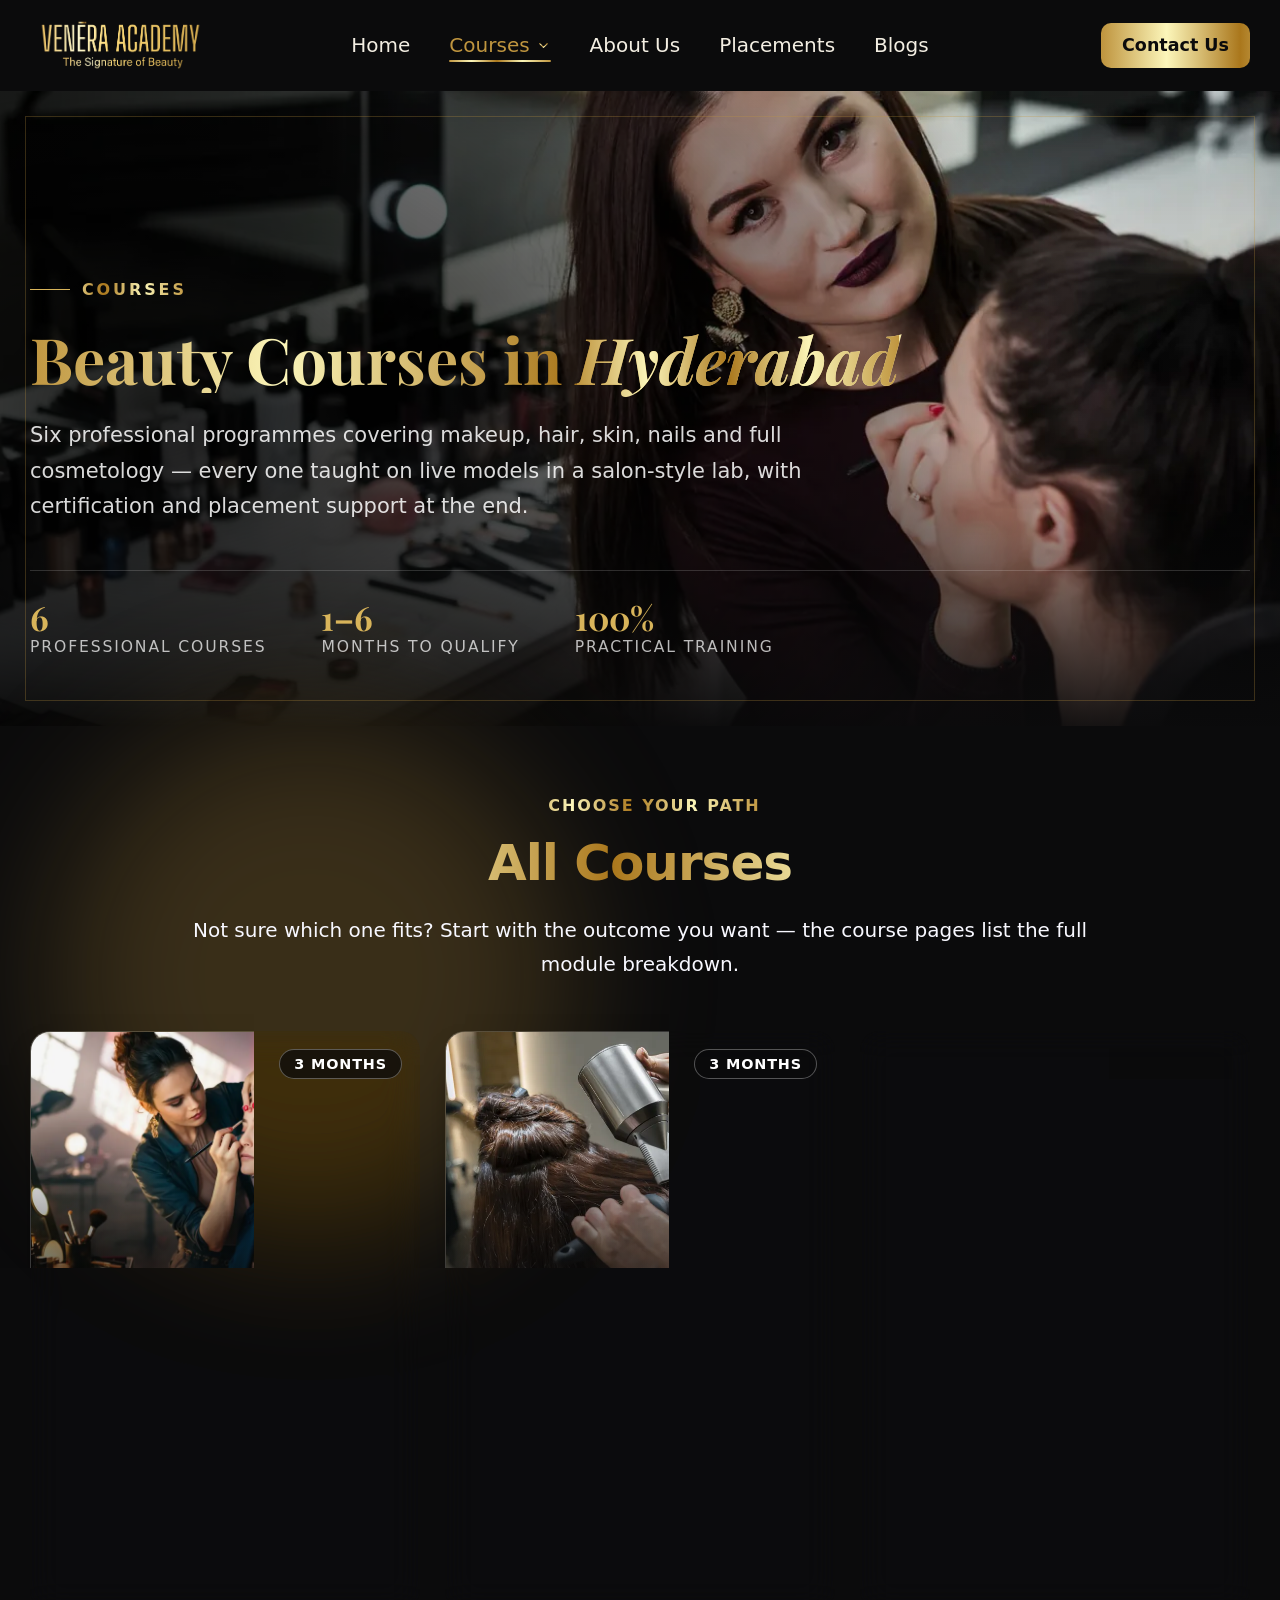
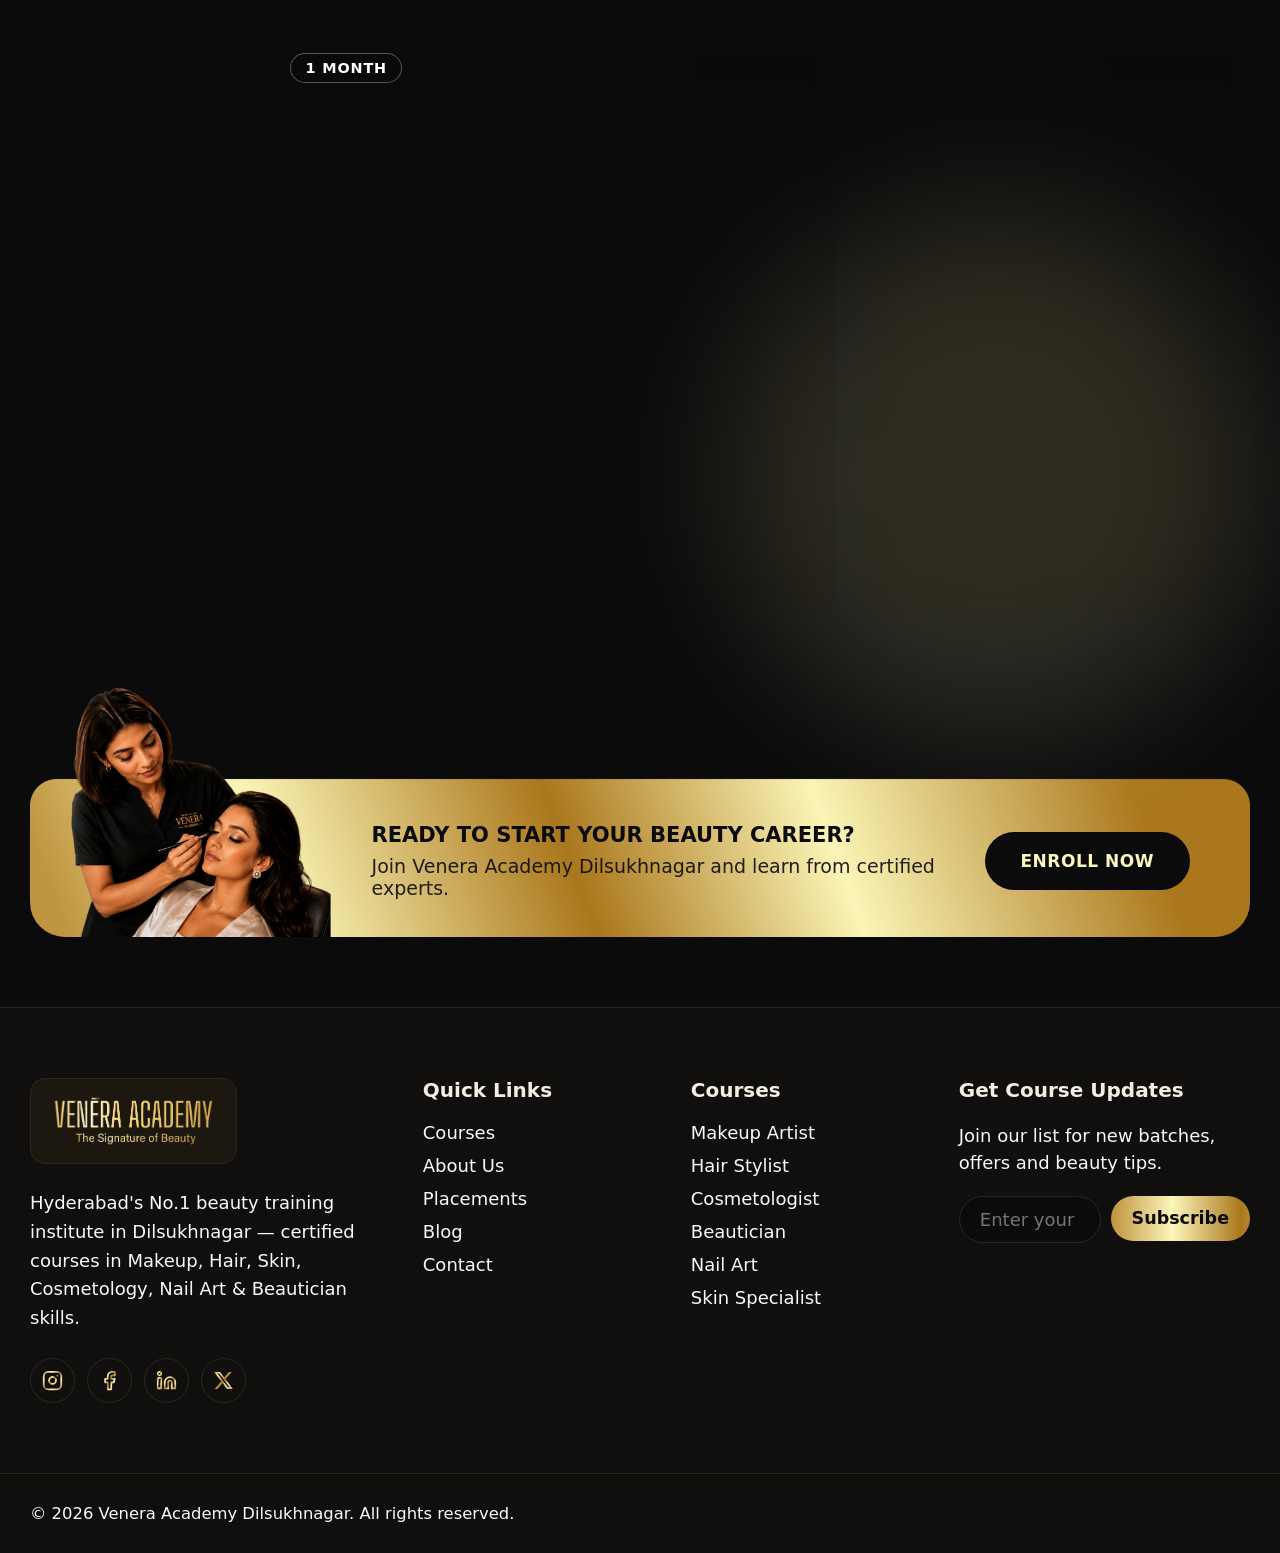
<file: courses.html>
<!DOCTYPE html>
<html lang="en-IN">

<head>
	<meta charset="UTF-8">
	<meta name="viewport" content="width=device-width, initial-scale=1.0">
	<link rel="icon" type="image/png" sizes="16x16" href="assets/img/favicon-16.png">
	<link rel="icon" type="image/png" sizes="32x32" href="assets/img/favicon-32.png">
	<link rel="icon" type="image/png" sizes="48x48" href="assets/img/favicon-48.png">
	<link rel="icon" type="image/png" sizes="256x256" href="assets/img/favicon.png">
	<link rel="apple-touch-icon" sizes="180x180" href="assets/img/apple-touch-icon.png">
	<link rel="manifest" href="site.webmanifest">
	<title>Beauty Courses in Hyderabad | Venera Academy Dilsukhnagar</title>
	<meta name="description" content="All beauty courses at Venera Academy Dilsukhnagar — Makeup Artist, Hair Stylist, Cosmetology, Beautician, Nail Art and Skin Specialist training in Hyderabad, with 100% practical classes, live models and placement support.">
	<meta name="keywords" content="about Venera Academy Dilsukhnagar, beauty training institute Hyderabad, beauty academy">
	<meta name="author" content="Venera Academy Dilsukhnagar">
	<meta name="robots" content="index, follow, max-snippet:-1, max-image-preview:large, max-video-preview:-1">
	<meta name="theme-color" content="#0B0B0C">
	<link rel="canonical" href="https://www.venera-academy.com/courses.html">
	<!-- Local / GEO -->
	<meta name="geo.region" content="IN-TG">
	<meta name="geo.placename" content="Dilsukhnagar, Malakpet, Hyderabad">
	<meta name="geo.position" content="17.3746;78.5063">
	<meta name="ICBM" content="17.3746, 78.5063">
	<meta name="business:contact_data:street_address" content="5th Floor, 16-2-740/15, Plot No 51, Andrabank Colony, above SBI Bank">
	<meta name="business:contact_data:locality" content="Malakpet, Hyderabad">
	<meta name="business:contact_data:region" content="Telangana">
	<meta name="business:contact_data:postal_code" content="500036">
	<meta name="business:contact_data:country_name" content="India">
	<meta name="business:contact_data:phone_number" content="+91-91607-21000">
	<meta name="business:contact_data:email" content="info@veneraacademy.in">
	<!-- Open Graph -->
	<meta property="og:type" content="website">
	<meta property="og:site_name" content="Venera Academy Dilsukhnagar">
	<meta property="og:title" content="Beauty Courses in Hyderabad | Venera Academy Dilsukhnagar">
	<meta property="og:description" content="All beauty courses at Venera Academy Dilsukhnagar — Makeup Artist, Hair Stylist, Cosmetology, Beautician, Nail Art and Skin Specialist training in Hyderabad, with 100% practical classes, live models and placement support.">
	<meta property="og:url" content="https://www.venera-academy.com/courses.html">
	<meta property="og:locale" content="en_IN">
	<meta property="og:image" content="https://www.venera-academy.com/assets/img/beauty-training-institute-hyderabad-hero.png">
	<meta property="og:image:secure_url" content="https://www.venera-academy.com/assets/img/beauty-training-institute-hyderabad-hero.png">
	<meta property="og:image:type" content="image/png">
	<meta property="og:image:width" content="1920">
	<meta property="og:image:height" content="900">
	<meta property="og:image:alt" content="Venera Academy Dilsukhnagar — beauty training institute in Hyderabad">
	<!-- Twitter / X -->
	<meta name="twitter:card" content="summary_large_image">
	<meta name="twitter:site" content="@veneraacademy">
	<meta name="twitter:creator" content="@veneraacademy">
	<meta name="twitter:title" content="Beauty Courses in Hyderabad | Venera Academy Dilsukhnagar">
	<meta name="twitter:description" content="All beauty courses at Venera Academy Dilsukhnagar — Makeup Artist, Hair Stylist, Cosmetology, Beautician, Nail Art and Skin Specialist training in Hyderabad, with 100% practical classes, live models and placement support.">
	<meta name="twitter:image" content="https://www.venera-academy.com/assets/img/beauty-training-institute-hyderabad-hero.png">
	<meta name="twitter:image:alt" content="Venera Academy Dilsukhnagar — beauty training institute in Hyderabad">
	<link rel="preconnect" href="https://fonts.googleapis.com">
	<link rel="preconnect" href="https://fonts.gstatic.com" crossorigin>
	<link href="https://fonts.googleapis.com/css2?family=Playfair+Display:ital,wght@0,600;0,700;1,600&display=swap" rel="stylesheet">
	<link rel="stylesheet" href="css/styles.css">
	<!-- SEO:START — structured data (schema.org). Generated; keep in sync with visible page content. -->
	<script type="application/ld+json">
	{
		"@context": "https://schema.org",
		"@graph": [
			{
				"@type": "BreadcrumbList",
				"itemListElement": [
					{ "@type": "ListItem", "position": 1, "name": "Home", "item": "https://www.venera-academy.com/" },
					{ "@type": "ListItem", "position": 2, "name": "Courses", "item": "https://www.venera-academy.com/courses.html" }
				]
			},
			{
				"@type": "ItemList",
				"name": "Beauty Courses in Hyderabad",
				"itemListElement": [
					{ "@type": "ListItem", "position": 1, "name": "Makeup Artist Course", "url": "https://www.venera-academy.com/makeup-artist.html" },
					{ "@type": "ListItem", "position": 2, "name": "Hair Styling & Hairdressing", "url": "https://www.venera-academy.com/hair-stylist.html" },
					{ "@type": "ListItem", "position": 3, "name": "Skin Training Course", "url": "https://www.venera-academy.com/skin-specialist.html" },
					{ "@type": "ListItem", "position": 4, "name": "Nail Art & Extensions", "url": "https://www.venera-academy.com/nail.html" },
					{ "@type": "ListItem", "position": 5, "name": "Beautician Course", "url": "https://www.venera-academy.com/beautician.html" },
					{ "@type": "ListItem", "position": 6, "name": "Cosmetology Course", "url": "https://www.venera-academy.com/cosmetologist.html" }
				]
			}
		]
	}
	</script>
	<!-- SEO:END -->
</head>

<body>
	<!-- gold gradient for SVG icons -->
	<svg aria-hidden="true" focusable="false" width="0" height="0" style="position:absolute" xmlns="http://www.w3.org/2000/svg">
		<linearGradient id="gold-grad" x1="0" y1="0" x2="1" y2="1">
			<stop offset="0" stop-color="#BF953F"/>
			<stop offset="0.22" stop-color="#FCF6BA"/>
			<stop offset="0.5" stop-color="#AA771C"/>
			<stop offset="0.72" stop-color="#FBF5B7"/>
			<stop offset="1" stop-color="#BF953F"/>
		</linearGradient>
	</svg>
	<header class="header" id="header">
		<nav class="nav">
			<div class="nav-left">
				<a href="index.html" class="logo" aria-label="Venera Academy home" title="Venera Academy home">
					<img src="assets/img/venera-academy-logo-gold.png" alt="Venera Academy Dilsukhnagar" title="Venera Academy Dilsukhnagar — home" width="1500" height="465" loading="eager" decoding="async">
				</a>
				<div class="nav-menu" id="nav-menu">
					<a href="index.html" class="nav-link" title="Home">Home</a>
					<div class="nav-item" data-menu="product">
						<a class="nav-trigger" href="courses.html" title="Courses" aria-haspopup="true" aria-expanded="false">
							Courses
							<svg class="chevron" viewBox="0 0 24 24" fill="none" stroke="currentColor" stroke-width="2" stroke-linecap="round" stroke-linejoin="round"><polyline points="6 9 12 15 18 9"></polyline></svg>
						</a>
						<div class="dropdown" role="menu">
							<div class="dropdown-panel">
								<ul class="grid grid-2" id="product-list"></ul>
								<div class="dropdown-footer">
									<p>Not sure which to pick? <a href="tel:9160721000" title="Talk to a counsellor">Talk to a counsellor</a></p>
								</div>
							</div>
						</div>
					</div>
					<a href="about.html" class="nav-link" title="About Us">About Us</a>
					<a href="placements.html" class="nav-link" title="Placements">Placements</a>
					<a href="blog.html" class="nav-link" title="Blogs">Blogs</a>
				</div>
			</div>
			<div class="nav-actions">
				<a href="contact.html" class="btn btn-primary" title="Contact Us">Contact Us</a>
			</div>
			<button class="btn btn-outline btn-icon menu-toggle" id="menu-toggle" aria-expanded="false" aria-controls="mobile-menu" aria-label="Toggle menu">
				<svg class="menu-icon" viewBox="0 0 24 24" fill="none" stroke="currentColor" stroke-width="2" stroke-linecap="round" stroke-linejoin="round">
					<line class="line line-top" x1="3" y1="6" x2="21" y2="6"></line>
					<line class="line line-mid" x1="3" y1="12" x2="21" y2="12"></line>
					<line class="line line-bot" x1="3" y1="18" x2="21" y2="18"></line>
				</svg>
			</button>
		</nav>
	</header>

	<div class="mobile-menu" id="mobile-menu" aria-hidden="true">
		<div class="mobile-menu-inner">
			<div class="mobile-links">
				<a href="index.html" class="mobile-link" title="Home">Home</a>
				<a href="courses.html" class="mobile-section mobile-link" title="Courses">Courses</a>
				<div id="m-product"></div>
				<a href="about.html" class="mobile-link" title="About Us">About Us</a>
				<a href="placements.html" class="mobile-link" title="Placements">Placements</a>
				<a href="blog.html" class="mobile-link" title="Blogs">Blogs</a>
			</div>
			<div class="mobile-actions">
				<a href="contact.html" class="btn btn-primary btn-block" title="Contact Us">Contact Us</a>
			</div>
		</div>
	</div>

	<main>
		<section class="about-hero cp-hero">
			<img class="ah-bg" src="assets/img/about/courses-hero.webp" alt="" width="2000" height="615" loading="eager" fetchpriority="high" decoding="async">
			<div class="about-hero-inner">
				<span class="ah-eyebrow">Courses</span>
				<h1>Beauty Courses in <em>Hyderabad</em></h1>
				<p>Six professional programmes covering makeup, hair, skin, nails and full cosmetology — every one taught on live models in a salon-style lab, with certification and placement support at the end.</p>
				<ul class="ah-facts">
					<li><strong>6</strong><span>Professional courses</span></li>
					<li><strong>1–6</strong><span>Months to qualify</span></li>
					<li><strong>100%</strong><span>Practical training</span></li>
				</ul>
			</div>
		</section>

		<section class="ab-section">
			<div class="ab-wrap">
				<div class="ab-head reveal reveal-up">
					<span class="section-eyebrow">Choose Your Path</span>
					<h2 class="section-title">All Courses</h2>
					<p>Not sure which one fits? Start with the outcome you want — the course pages list the full module breakdown.</p>
				</div>
				<div class="ab-courses">
					<a class="ab-course cp-card reveal reveal-up" href="makeup-artist.html" title="Makeup Artist Course">
						<span class="abc-media"><img src="assets/img/library/makeup-artist-studio-session-800.webp" srcset="assets/img/library/makeup-artist-studio-session-800.webp 800w, assets/img/library/makeup-artist-studio-session.webp 1600w" sizes="(min-width: 1024px) 30vw, (min-width: 640px) 46vw, 92vw" alt="Makeup Artist Course training at Venera Academy Dilsukhnagar" width="800" height="533" loading="lazy" decoding="async"><span class="cp-dur">3 months</span></span>
						<span class="abc-body">
							<span class="abc-name">Makeup Artist Course</span>
							<span class="cp-kicker">Bridal, HD, party, fashion &amp; airbrush makeup</span>
							<span class="abc-desc">Bridal, HD, party, fashion and airbrush makeup built on colour theory, skin prep and product knowledge — practised on live models until the hand is steady.</span>
							<span class="abc-go">View course<svg viewBox="0 0 24 24" fill="none" stroke="currentColor" stroke-width="2" stroke-linecap="round" stroke-linejoin="round"><path d="M5 12h14"/><path d="m12 5 7 7-7 7"/></svg></span>
						</span>
					</a>
					<a class="ab-course cp-card reveal reveal-up" href="hair-stylist.html" title="Hair Styling & Hairdressing">
						<span class="abc-media"><img src="assets/img/library/hairdresser-precision-cutting-800.webp" srcset="assets/img/library/hairdresser-precision-cutting-800.webp 800w, assets/img/library/hairdresser-precision-cutting.webp 1600w" sizes="(min-width: 1024px) 30vw, (min-width: 640px) 46vw, 92vw" alt="Hair Styling and Hairdressing training at Venera Academy Dilsukhnagar" width="800" height="533" loading="lazy" decoding="async"><span class="cp-dur">3 months</span></span>
						<span class="abc-body">
							<span class="abc-name">Hair Styling &amp; Hairdressing</span>
							<span class="cp-kicker">Cutting, colouring, keratin &amp; bridal styling</span>
							<span class="abc-desc">Precision cutting, global and creative colour, keratin and smoothening, blow-dry and bridal styling — the full salon floor skill set.</span>
							<span class="abc-go">View course<svg viewBox="0 0 24 24" fill="none" stroke="currentColor" stroke-width="2" stroke-linecap="round" stroke-linejoin="round"><path d="M5 12h14"/><path d="m12 5 7 7-7 7"/></svg></span>
						</span>
					</a>
					<a class="ab-course cp-card reveal reveal-up" href="skin-specialist.html" title="Skin Training Course">
						<span class="abc-media"><img src="assets/img/library/hydra-facial-treatment-800.webp" srcset="assets/img/library/hydra-facial-treatment-800.webp 800w, assets/img/library/hydra-facial-treatment.webp 1600w" sizes="(min-width: 1024px) 30vw, (min-width: 640px) 46vw, 92vw" alt="Skin Training Course training at Venera Academy Dilsukhnagar" width="800" height="533" loading="lazy" decoding="async"><span class="cp-dur">3 months</span></span>
						<span class="abc-body">
							<span class="abc-name">Skin Training Course</span>
							<span class="cp-kicker">Facials, peels, clean-ups &amp; advanced therapy</span>
							<span class="abc-desc">Facials, clean-ups, peels and advanced machine treatments, with the skin anatomy and consultation skills that let you prescribe confidently.</span>
							<span class="abc-go">View course<svg viewBox="0 0 24 24" fill="none" stroke="currentColor" stroke-width="2" stroke-linecap="round" stroke-linejoin="round"><path d="M5 12h14"/><path d="m12 5 7 7-7 7"/></svg></span>
						</span>
					</a>
					<a class="ab-course cp-card reveal reveal-up" href="nail.html" title="Nail Art & Extensions">
						<span class="abc-media"><img src="assets/img/library/nail-art-crystal-extensions-800.webp" srcset="assets/img/library/nail-art-crystal-extensions-800.webp 800w, assets/img/library/nail-art-crystal-extensions.webp 1600w" sizes="(min-width: 1024px) 30vw, (min-width: 640px) 46vw, 92vw" alt="Nail Art and Extensions training at Venera Academy Dilsukhnagar" width="800" height="533" loading="lazy" decoding="async"><span class="cp-dur">1 month</span></span>
						<span class="abc-body">
							<span class="abc-name">Nail Art &amp; Extensions</span>
							<span class="cp-kicker">Gel, acrylic, extensions &amp; creative nail art</span>
							<span class="abc-desc">Manicure and pedicure through to gel, acrylic and tip extensions, plus the freehand and 3D art that turns a nail bar into a booked-out studio.</span>
							<span class="abc-go">View course<svg viewBox="0 0 24 24" fill="none" stroke="currentColor" stroke-width="2" stroke-linecap="round" stroke-linejoin="round"><path d="M5 12h14"/><path d="m12 5 7 7-7 7"/></svg></span>
						</span>
					</a>
					<a class="ab-course cp-card reveal reveal-up" href="beautician.html" title="Beautician Course">
						<span class="abc-media"><img src="assets/img/library/facial-massage-clinic-800.webp" srcset="assets/img/library/facial-massage-clinic-800.webp 800w, assets/img/library/facial-massage-clinic.webp 1600w" sizes="(min-width: 1024px) 30vw, (min-width: 640px) 46vw, 92vw" alt="Beautician Course training at Venera Academy Dilsukhnagar" width="800" height="533" loading="lazy" decoding="async"><span class="cp-dur">3 months</span></span>
						<span class="abc-body">
							<span class="abc-name">Beautician Course</span>
							<span class="cp-kicker">Facials, waxing, threading &amp; grooming</span>
							<span class="abc-desc">Every service a salon runs day to day — facials, waxing, threading, grooming and basic makeup. The most direct route in for a complete beginner.</span>
							<span class="abc-go">View course<svg viewBox="0 0 24 24" fill="none" stroke="currentColor" stroke-width="2" stroke-linecap="round" stroke-linejoin="round"><path d="M5 12h14"/><path d="m12 5 7 7-7 7"/></svg></span>
						</span>
					</a>
					<a class="ab-course cp-card reveal reveal-up" href="cosmetologist.html" title="Cosmetology Course">
						<span class="abc-media"><img src="assets/img/library/beauty-skin-glow-portrait-800.webp" srcset="assets/img/library/beauty-skin-glow-portrait-800.webp 800w, assets/img/library/beauty-skin-glow-portrait.webp 1600w" sizes="(min-width: 1024px) 30vw, (min-width: 640px) 46vw, 92vw" alt="Cosmetology Course training at Venera Academy Dilsukhnagar" width="800" height="533" loading="lazy" decoding="async"><span class="cp-dur">6 months</span></span>
						<span class="abc-body">
							<span class="abc-name">Cosmetology Course</span>
							<span class="cp-kicker">Skin, hair &amp; beauty therapy combined</span>
							<span class="abc-desc">The complete professional track: skin, hair and beauty therapy together, blending the science behind each treatment with the practical hours to deliver it.</span>
							<span class="abc-go">View course<svg viewBox="0 0 24 24" fill="none" stroke="currentColor" stroke-width="2" stroke-linecap="round" stroke-linejoin="round"><path d="M5 12h14"/><path d="m12 5 7 7-7 7"/></svg></span>
						</span>
					</a>
				</div>
			</div>
		</section>

	</main>

	<!-- CTA bar -->
	<section class="cta-bar">
		<div class="cta-inner">
			<div class="cta-text">
				<h2>Ready to start your beauty career?</h2>
				<p>Join Venera Academy Dilsukhnagar and learn from certified experts.</p>
			</div>
			<a href="tel:9160721000" class="cta-btn" title="Enroll Now">Enroll Now</a>
		</div>
	</section>

	<!-- Footer -->
	<footer class="footer">
		<div class="footer-grid">
			<div class="f-brand">
				<div class="f-logo"><img src="assets/img/venera-academy-logo-gold.png" alt="" width="1500" height="465" loading="lazy" decoding="async"></div>
				<p class="f-desc">Hyderabad's No.1 beauty training institute in Dilsukhnagar — certified courses in Makeup, Hair, Skin, Cosmetology, Nail Art &amp; Beautician skills.</p>
				<div class="f-social">
					<a href="#" aria-label="Instagram" title="Instagram"><svg viewBox="0 0 24 24" fill="none" stroke="currentColor" stroke-width="2" stroke-linecap="round" stroke-linejoin="round"><rect x="2" y="2" width="20" height="20" rx="5" ry="5"/><path d="M16 11.37A4 4 0 1 1 12.63 8 4 4 0 0 1 16 11.37z"/><line x1="17.5" y1="6.5" x2="17.51" y2="6.5"/></svg></a>
					<a href="#" aria-label="Facebook" title="Facebook"><svg viewBox="0 0 24 24" fill="none" stroke="currentColor" stroke-width="2" stroke-linecap="round" stroke-linejoin="round"><path d="M18 2h-3a5 5 0 0 0-5 5v3H7v4h3v8h4v-8h3l1-4h-4V7a1 1 0 0 1 1-1h3z"/></svg></a>
					<a href="#" aria-label="LinkedIn" title="LinkedIn"><svg viewBox="0 0 24 24" fill="none" stroke="currentColor" stroke-width="2" stroke-linecap="round" stroke-linejoin="round"><path d="M16 8a6 6 0 0 1 6 6v7h-4v-7a2 2 0 0 0-2-2 2 2 0 0 0-2 2v7h-4v-7a6 6 0 0 1 6-6z"/><rect x="2" y="9" width="4" height="12"/><circle cx="4" cy="4" r="2"/></svg></a>
				<a href="https://x.com/veneraacademy" target="_blank" rel="noopener" aria-label="X (Twitter)" title="X (Twitter)"><svg viewBox="0 0 24 24" fill="currentColor"><path d="M18.244 2.25h3.308l-7.227 8.26 8.502 11.24h-6.66l-5.214-6.817L4.99 21.75H1.68l7.73-8.835L1.254 2.25H8.08l4.713 6.231zm-1.161 17.52h1.833L7.084 4.126H5.117z"/></svg></a>
			</div>
			</div>
			<div class="f-col">
				<h3>Quick Links</h3>
				<nav>
					<a href="courses.html" title="Courses">Courses</a>
					<a href="about.html" title="About Us">About Us</a>
					<a href="placements.html" title="Placements">Placements</a>
					<a href="blog.html" title="Blog">Blog</a>
					<a href="contact.html" title="Contact">Contact</a>
				</nav>
			</div>
			<div class="f-col">
				<h3>Courses</h3>
				<nav>
					<a href="makeup-artist.html" title="Makeup Artist">Makeup Artist</a>
					<a href="hair-stylist.html" title="Hair Stylist">Hair Stylist</a>
					<a href="cosmetologist.html" title="Cosmetologist">Cosmetologist</a>
					<a href="beautician.html" title="Beautician">Beautician</a>
					<a href="nail.html" title="Nail Art">Nail Art</a>
					<a href="skin-specialist.html" title="Skin Specialist">Skin Specialist</a>
				</nav>
			</div>
			<div class="f-col f-subscribe">
				<h3>Get Course Updates</h3>
				<p>Join our list for new batches, offers and beauty tips.</p>
				<form class="f-sub-form" id="newsletter-form">
					<input type="email" placeholder="Enter your email" required>
					<button type="submit" class="btn btn-primary">Subscribe</button>
				</form>
			</div>
		</div>
		<div class="footer-bottom">
			<p>&copy; 2026 Venera Academy Dilsukhnagar. All rights reserved.</p>
		</div>
	</footer>

	<script src="js/script.js"></script>
</body>

</html>
</file>
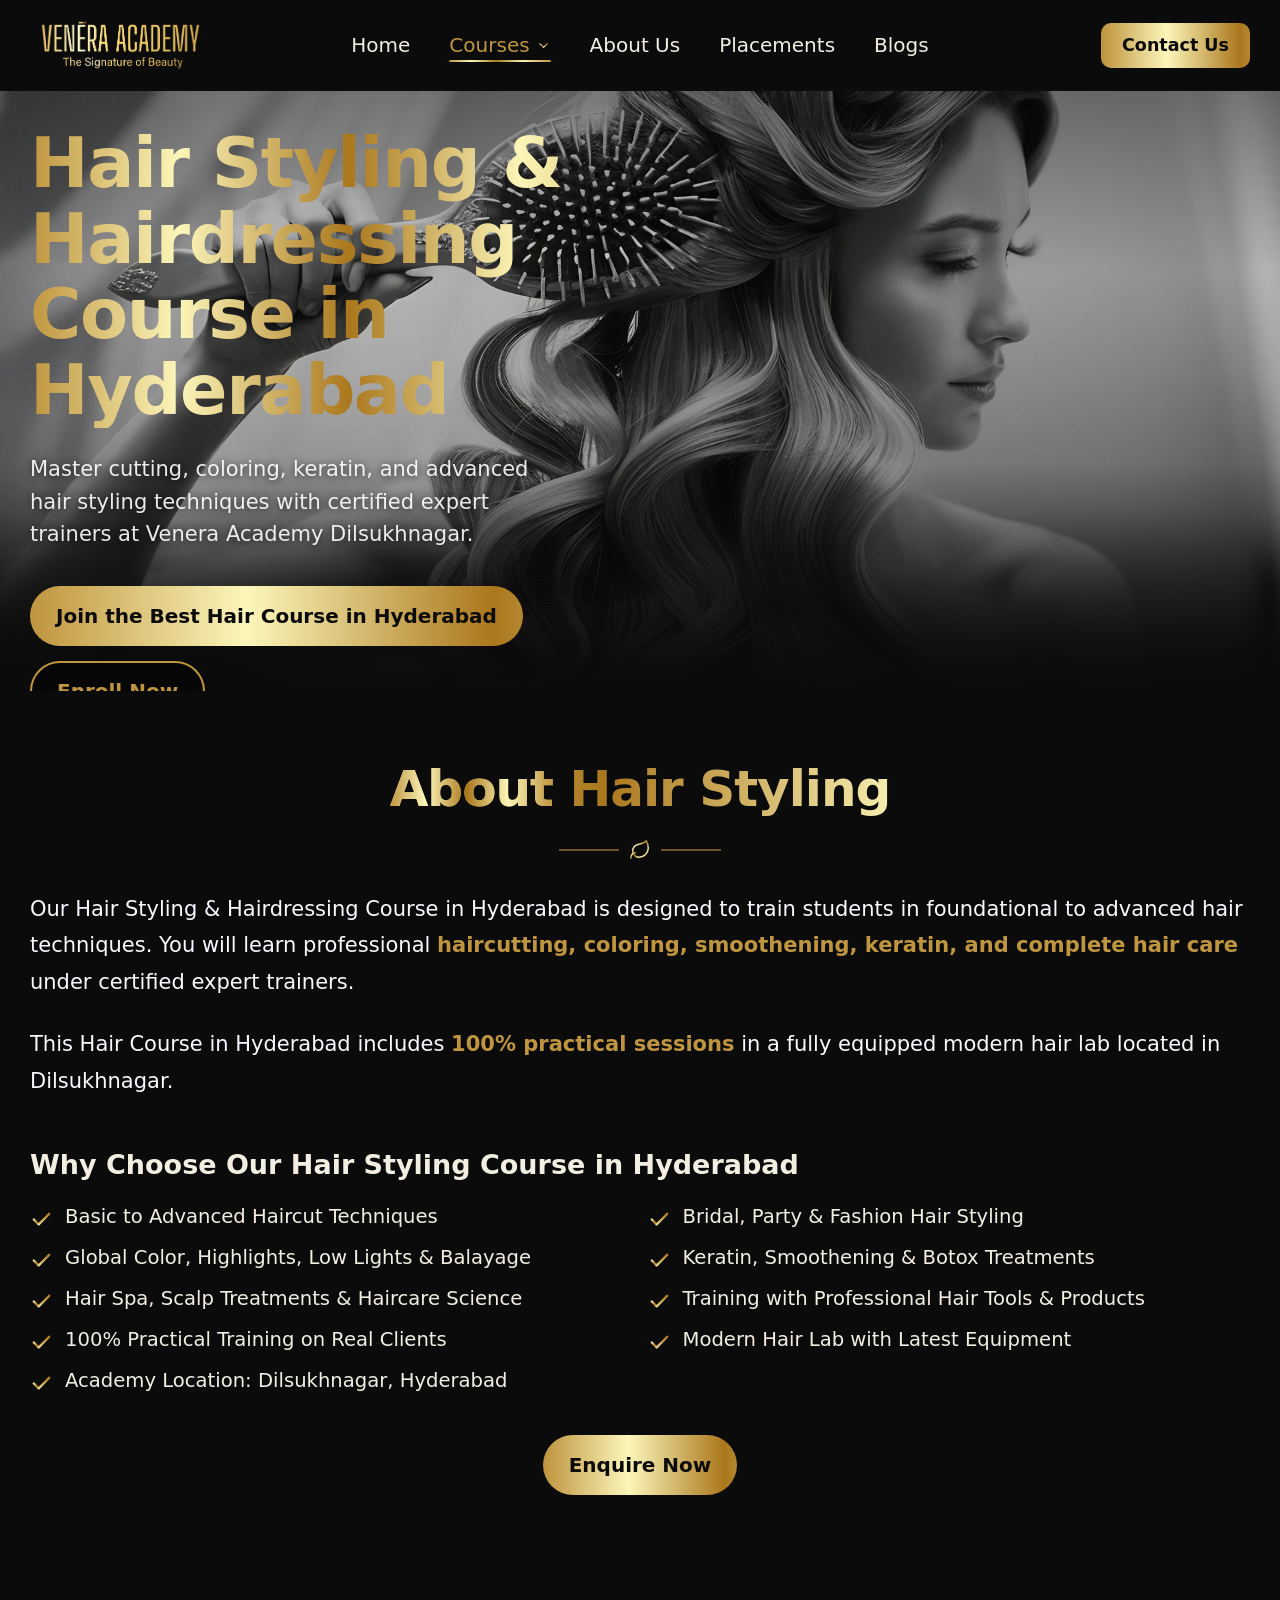
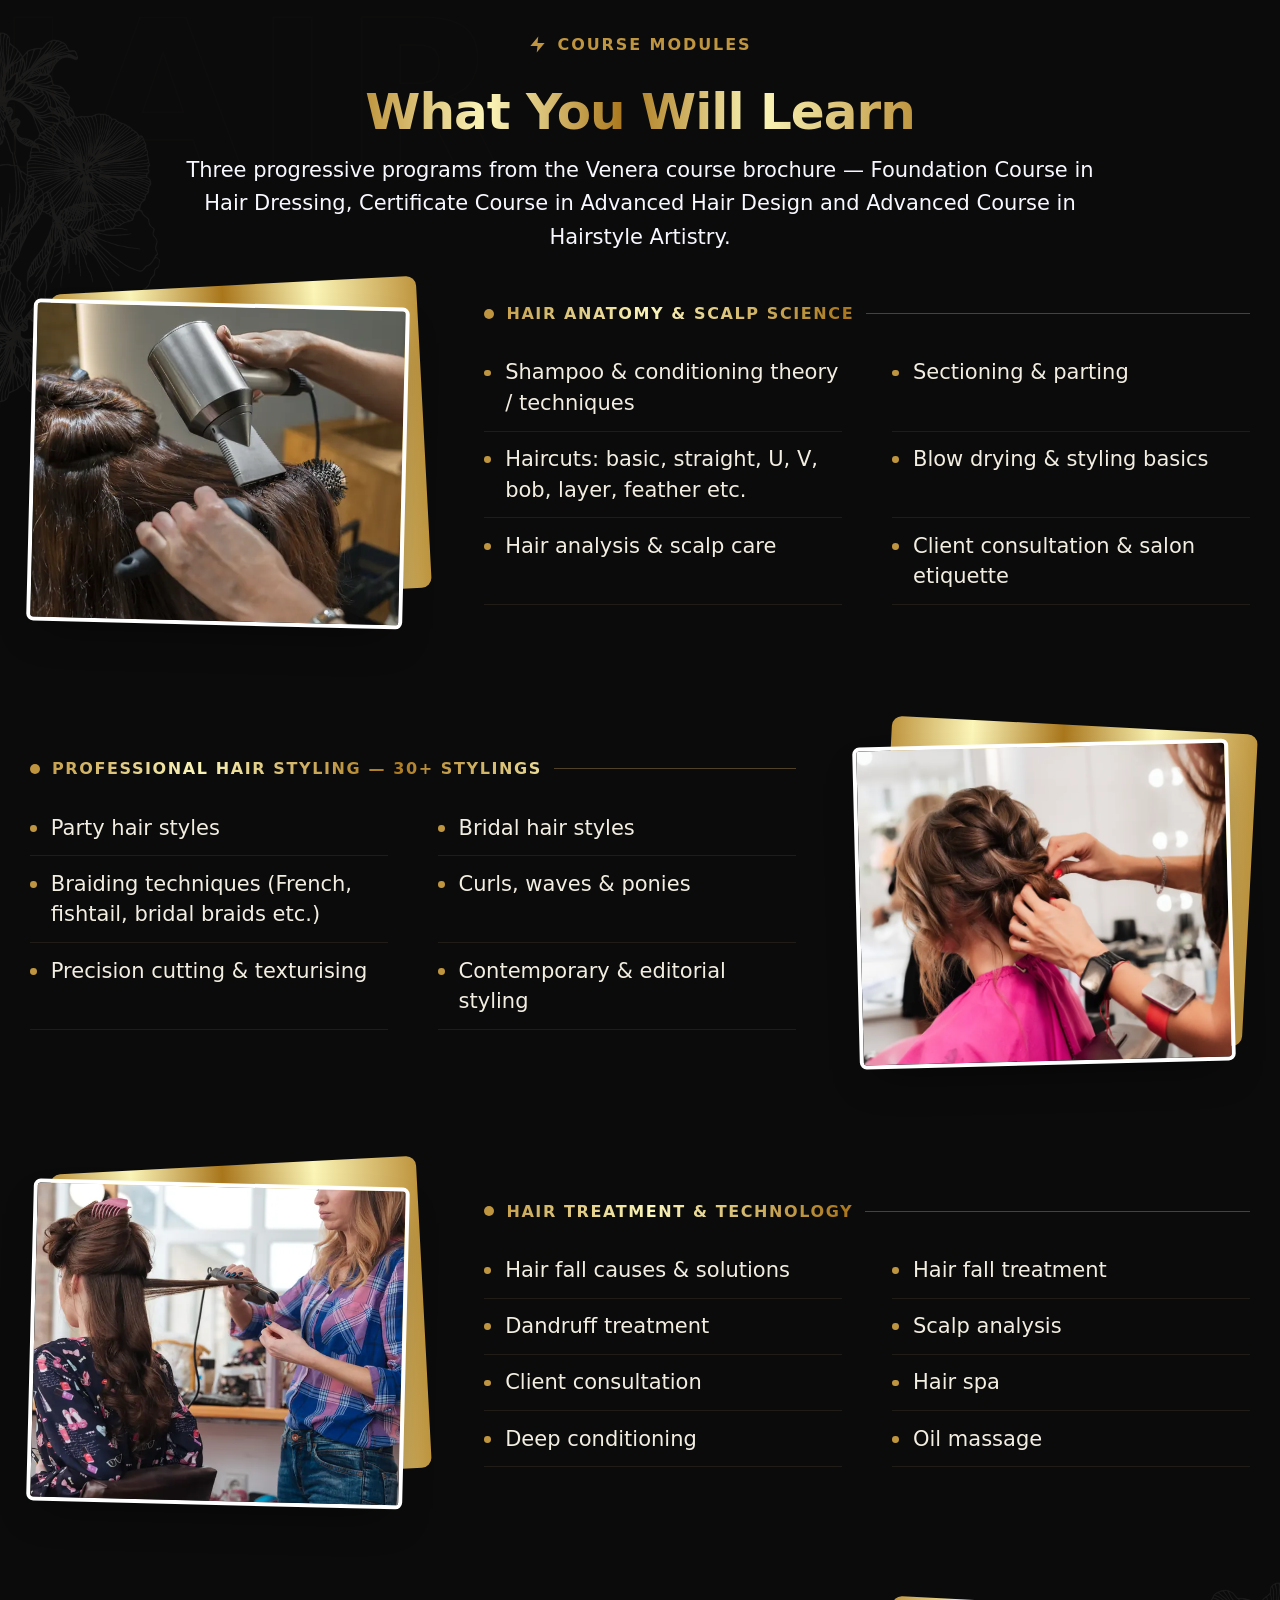
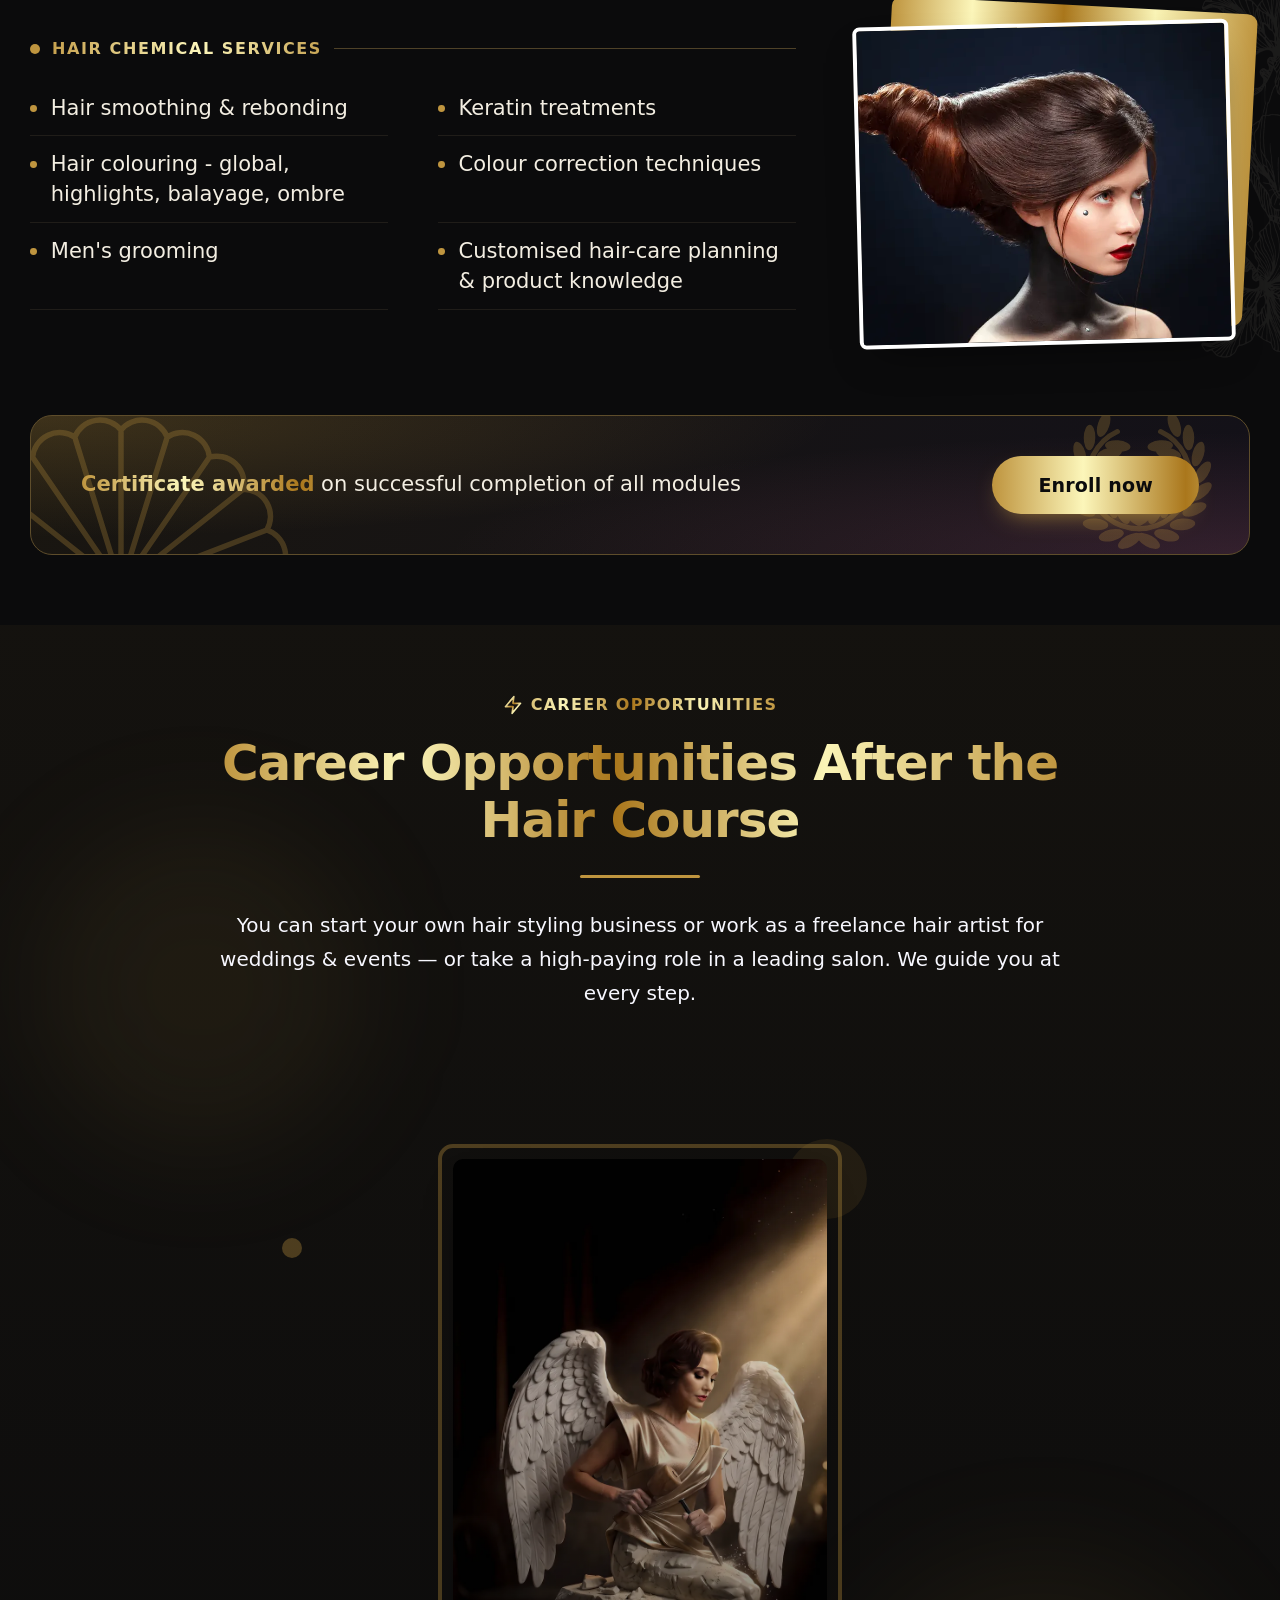
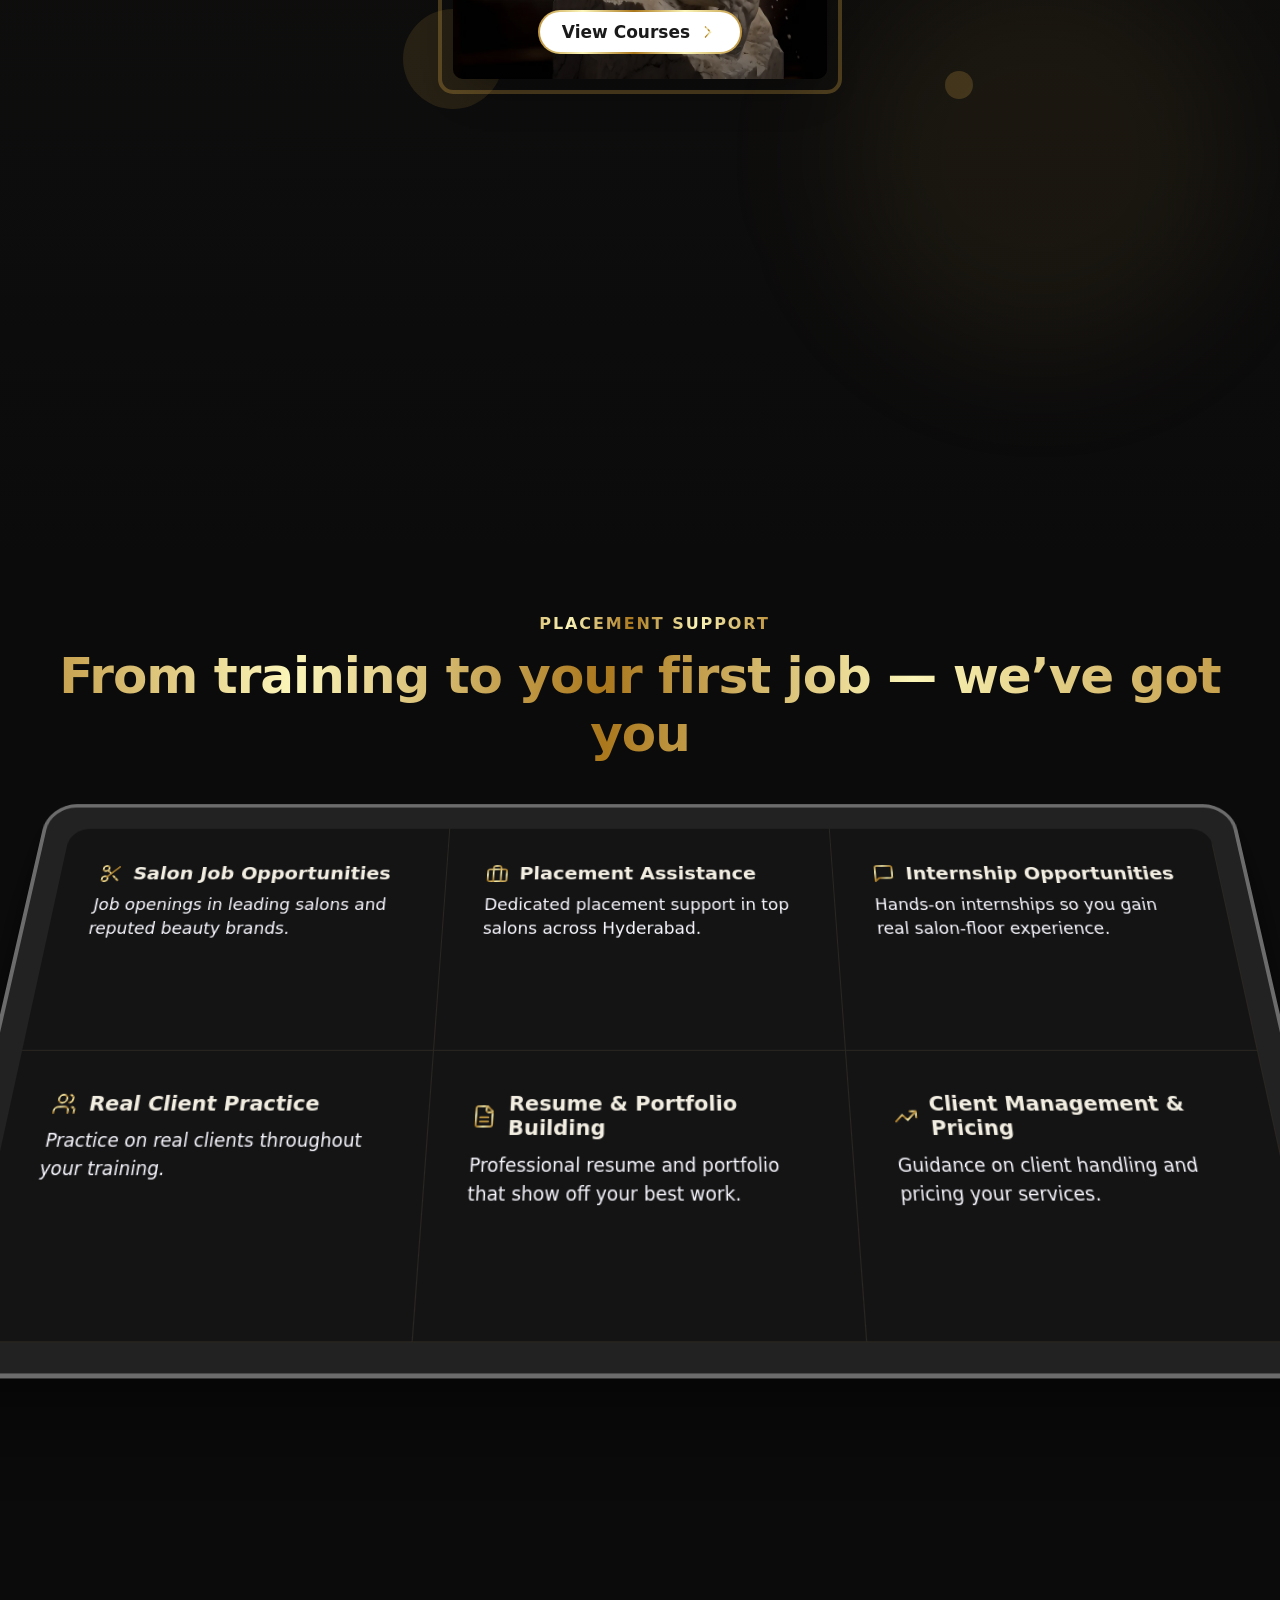
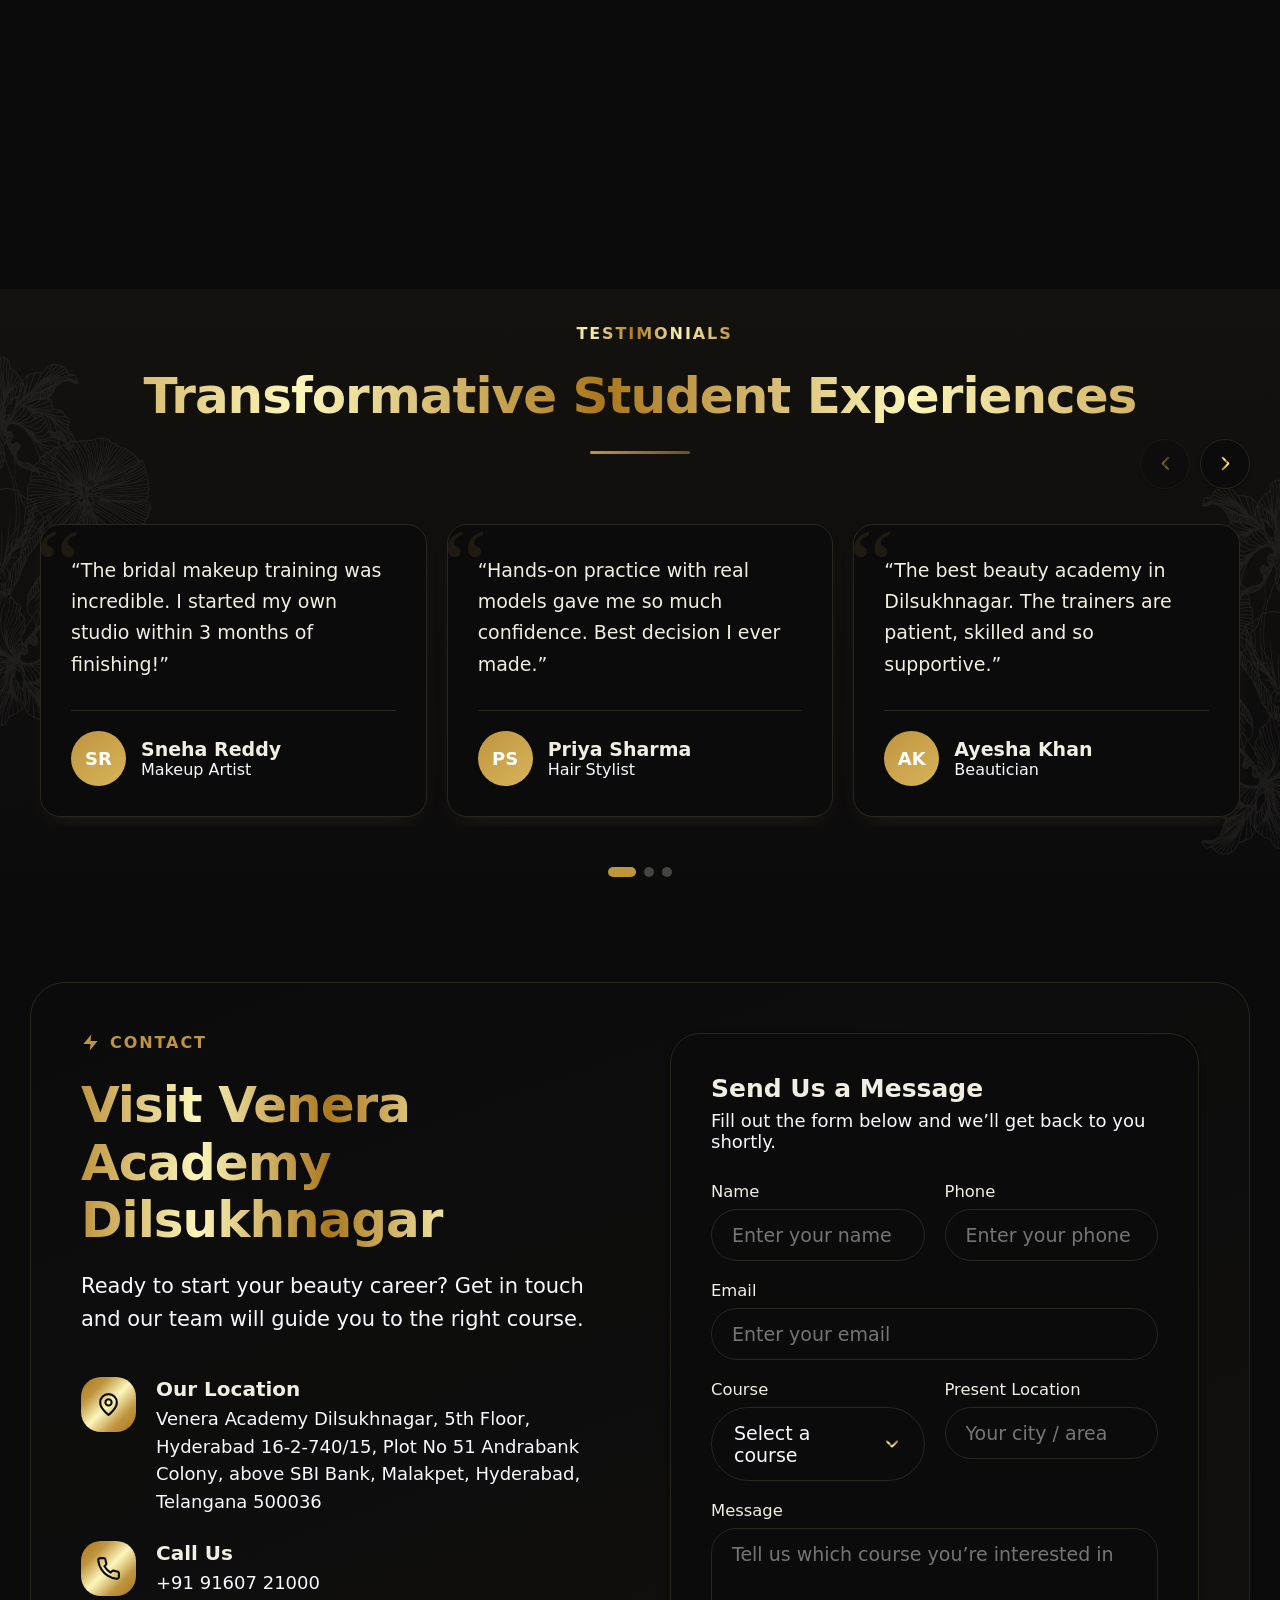
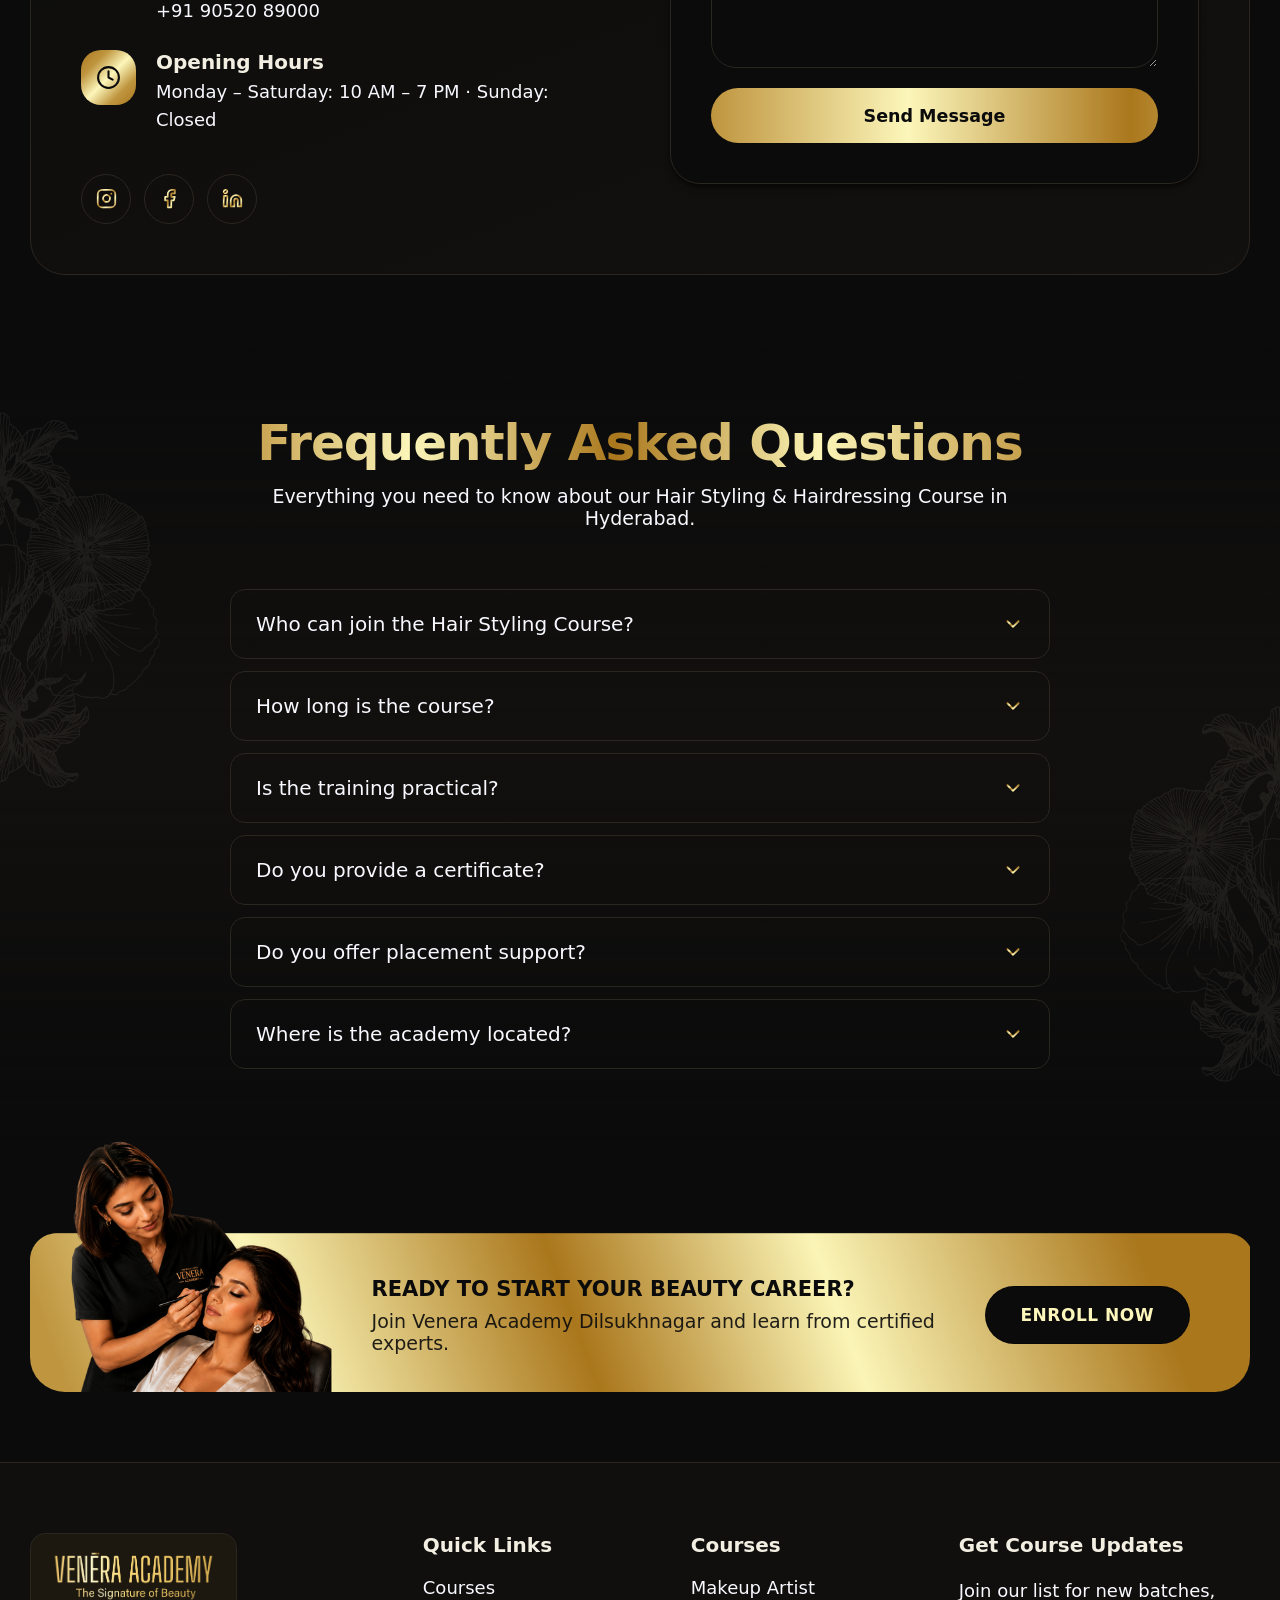
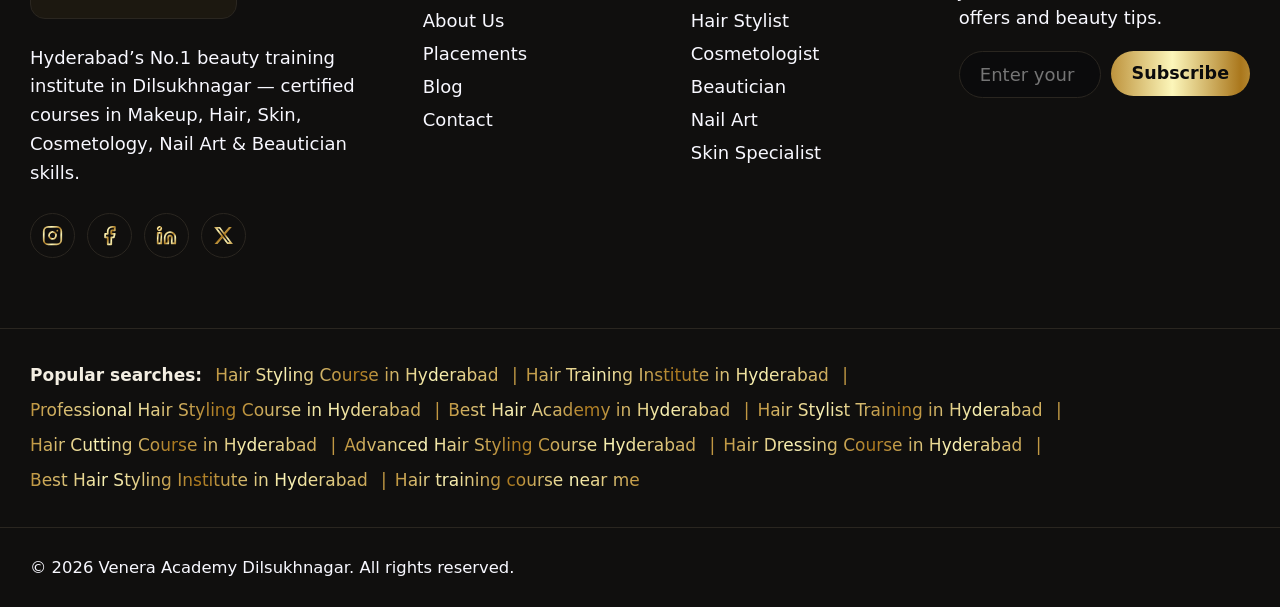
<file: hair-stylist.html>
<!DOCTYPE html>
<html lang="en-IN">

<head>
	<meta charset="UTF-8">
	<meta name="viewport" content="width=device-width, initial-scale=1.0">
	<link rel="icon" type="image/png" sizes="16x16" href="assets/img/favicon-16.png">
	<link rel="icon" type="image/png" sizes="32x32" href="assets/img/favicon-32.png">
	<link rel="icon" type="image/png" sizes="48x48" href="assets/img/favicon-48.png">
	<link rel="icon" type="image/png" sizes="256x256" href="assets/img/favicon.png">
	<link rel="apple-touch-icon" sizes="180x180" href="assets/img/apple-touch-icon.png">
	<link rel="manifest" href="site.webmanifest">
	<title>Hair Styling & Hairdressing Course in Hyderabad | Venera Academy Dilsukhnagar</title>
	<meta name="description" content="Master cutting, coloring, keratin and advanced hair styling at Venera Academy Dilsukhnagar. 100% practical Hair Styling & Hairdressing Course in Hyderabad.">
	<meta name="keywords" content="hair styling course Hyderabad, hair stylist training, hair cutting course, hair dressing course, hair academy Hyderabad, Venera Academy">
	<meta name="author" content="Venera Academy Dilsukhnagar">
	<meta name="robots" content="index, follow, max-snippet:-1, max-image-preview:large, max-video-preview:-1">
	<meta name="theme-color" content="#0B0B0C">
	<link rel="canonical" href="https://www.venera-academy.com/hair-stylist.html">
	<!-- Local / GEO -->
	<meta name="geo.region" content="IN-TG">
	<meta name="geo.placename" content="Dilsukhnagar, Malakpet, Hyderabad">
	<meta name="geo.position" content="17.3746;78.5063">
	<meta name="ICBM" content="17.3746, 78.5063">
	<meta name="business:contact_data:street_address" content="5th Floor, 16-2-740/15, Plot No 51, Andrabank Colony, above SBI Bank">
	<meta name="business:contact_data:locality" content="Malakpet, Hyderabad">
	<meta name="business:contact_data:region" content="Telangana">
	<meta name="business:contact_data:postal_code" content="500036">
	<meta name="business:contact_data:country_name" content="India">
	<meta name="business:contact_data:phone_number" content="+91-91607-21000">
	<meta name="business:contact_data:email" content="info@veneraacademy.in">
	<!-- Open Graph -->
	<meta property="og:type" content="website">
	<meta property="og:site_name" content="Venera Academy Dilsukhnagar">
	<meta property="og:title" content="Hair Styling & Hairdressing Course in Hyderabad | Venera Academy Dilsukhnagar">
	<meta property="og:description" content="Master cutting, coloring, keratin and advanced hair styling at Venera Academy Dilsukhnagar. 100% practical Hair Styling & Hairdressing Course in Hyderabad.">
	<meta property="og:url" content="https://www.venera-academy.com/hair-stylist.html">
	<meta property="og:locale" content="en_IN">
	<meta property="og:image" content="https://www.venera-academy.com/assets/img/beauty-training-institute-hyderabad-hero.png">
	<meta property="og:image:secure_url" content="https://www.venera-academy.com/assets/img/beauty-training-institute-hyderabad-hero.png">
	<meta property="og:image:type" content="image/png">
	<meta property="og:image:width" content="1920">
	<meta property="og:image:height" content="900">
	<meta property="og:image:alt" content="Venera Academy Dilsukhnagar — beauty training institute in Hyderabad">
	<!-- Twitter / X -->
	<meta name="twitter:card" content="summary_large_image">
	<meta name="twitter:site" content="@veneraacademy">
	<meta name="twitter:creator" content="@veneraacademy">
	<meta name="twitter:title" content="Hair Styling & Hairdressing Course in Hyderabad | Venera Academy Dilsukhnagar">
	<meta name="twitter:description" content="Master cutting, coloring, keratin and advanced hair styling at Venera Academy Dilsukhnagar. 100% practical Hair Styling & Hairdressing Course in Hyderabad.">
	<meta name="twitter:image" content="https://www.venera-academy.com/assets/img/beauty-training-institute-hyderabad-hero.png">
	<meta name="twitter:image:alt" content="Venera Academy Dilsukhnagar — beauty training institute in Hyderabad">
	<link rel="stylesheet" href="css/styles.css">
	<!-- SEO:START — structured data (schema.org). Generated; keep in sync with visible page content. -->
	<script type="application/ld+json">
	{
		"@context": "https://schema.org",
		"@graph": [
			{
				"@type": [
					"EducationalOrganization",
					"LocalBusiness"
				],
				"@id": "https://www.venera-academy.com/#localbusiness",
				"name": "Venera Academy Dilsukhnagar",
				"alternateName": [
					"Venera Academy",
					"Venera Beauty Academy Hyderabad"
				],
				"url": "https://www.venera-academy.com/",
				"logo": {
					"@type": "ImageObject",
					"url": "https://www.venera-academy.com/assets/img/venera-academy-logo-gold.png",
					"width": 1500,
					"height": 465
				},
				"image": "https://www.venera-academy.com/assets/img/beauty-training-institute-hyderabad-hero.png",
				"description": "Venera Academy Dilsukhnagar is a leading beauty training institute in Hyderabad offering certified courses in Makeup, Hair Styling, Skin, Cosmetology, Nail Art and Beautician skills with 100% practical training and placement support.",
				"telephone": "+91-91607-21000",
				"email": "info@veneraacademy.in",
				"priceRange": "₹₹",
				"currenciesAccepted": "INR",
				"address": {
					"@type": "PostalAddress",
					"streetAddress": "5th Floor, 16-2-740/15, Plot No 51, Andrabank Colony, above SBI Bank",
					"addressLocality": "Malakpet",
					"addressRegion": "Telangana",
					"postalCode": "500036",
					"addressCountry": "IN"
				},
				"geo": {
					"@type": "GeoCoordinates",
					"latitude": "17.3746",
					"longitude": "78.5063"
				},
				"hasMap": "https://www.google.com/maps?q=Andrabank+Colony,+Malakpet,+Hyderabad,+Telangana+500036",
				"openingHoursSpecification": [
					{
						"@type": "OpeningHoursSpecification",
						"dayOfWeek": [
							"Monday",
							"Tuesday",
							"Wednesday",
							"Thursday",
							"Friday",
							"Saturday"
						],
						"opens": "10:00",
						"closes": "19:00"
					}
				],
				"areaServed": [
					{
						"@type": "City",
						"name": "Hyderabad"
					},
					{
						"@type": "City",
						"name": "Secunderabad"
					},
					{
						"@type": "AdministrativeArea",
						"name": "Telangana"
					}
				],
				"knowsAbout": [
					"Bridal Makeup",
					"HD Makeup",
					"Airbrush Makeup",
					"Hair Cutting",
					"Hair Coloring",
					"Keratin Treatment",
					"Cosmetology",
					"Skin Care Treatments",
					"Nail Art",
					"Nail Extensions",
					"Beauty Therapy",
					"Salon Management"
				],
				"sameAs": [
					"https://www.instagram.com/veneraacademyofficial/",
					"https://www.facebook.com/VeneraAcademyofficial",
					"https://www.linkedin.com/company/veneraacademy",
					"https://x.com/veneraacademy"
				],
				"contactPoint": [
					{
						"@type": "ContactPoint",
						"telephone": "+91-91607-21000",
						"contactType": "admissions",
						"email": "info@veneraacademy.in",
						"areaServed": "IN",
						"availableLanguage": [
							"en",
							"te",
							"hi"
						]
					}
				]
			},
			{
				"@type": "WebSite",
				"@id": "https://www.venera-academy.com/#website",
				"url": "https://www.venera-academy.com/",
				"name": "Venera Academy Dilsukhnagar",
				"publisher": {
					"@id": "https://www.venera-academy.com/#localbusiness"
				},
				"inLanguage": "en-IN",
				"potentialAction": {
					"@type": "SearchAction",
					"target": {
						"@type": "EntryPoint",
						"urlTemplate": "https://www.venera-academy.com/blog.html?q={search_term_string}"
					},
					"query-input": "required name=search_term_string"
				}
			},
			{
				"@type": "WebPage",
				"@id": "https://www.venera-academy.com/hair-stylist.html#webpage",
				"url": "https://www.venera-academy.com/hair-stylist.html",
				"name": "Hair Styling & Hairdressing Course in Hyderabad | Venera Academy Dilsukhnagar",
				"description": "Master cutting, coloring, keratin and advanced hair styling at Venera Academy Dilsukhnagar. 100% practical Hair Styling & Hairdressing Course in Hyderabad.",
				"isPartOf": {
					"@id": "https://www.venera-academy.com/#website"
				},
				"about": {
					"@id": "https://www.venera-academy.com/#localbusiness"
				},
				"inLanguage": "en-IN",
				"primaryImageOfPage": {
					"@type": "ImageObject",
					"url": "https://www.venera-academy.com/assets/img/beauty-training-institute-hyderabad-hero.png"
				},
				"breadcrumb": {
					"@id": "https://www.venera-academy.com/hair-stylist.html#breadcrumb"
				},
				"speakable": {
					"@type": "SpeakableSpecification",
					"cssSelector": [
						"h1",
						".hero-sub",
						".chero-sub",
						".about-hero p"
					]
				}
			},
			{
				"@type": "BreadcrumbList",
				"@id": "https://www.venera-academy.com/hair-stylist.html#breadcrumb",
				"itemListElement": [
					{
						"@type": "ListItem",
						"position": 1,
						"name": "Home",
						"item": "https://www.venera-academy.com/"
					},
					{
						"@type": "ListItem",
						"position": 2,
						"name": "Courses",
						"item": "https://www.venera-academy.com/#courses"
					},
					{
						"@type": "ListItem",
						"position": 3,
						"name": "Hair Styling Course",
						"item": "https://www.venera-academy.com/hair-stylist.html"
					}
				]
			},
			{
				"@type": "Course",
				"@id": "https://www.venera-academy.com/hair-stylist.html#course",
				"name": "Hair Styling & Hairdressing Course in Hyderabad",
				"description": "Professional hair training covering cutting, coloring, keratin treatments and advanced styling with hands-on salon practice.",
				"url": "https://www.venera-academy.com/hair-stylist.html",
				"provider": {
					"@id": "https://www.venera-academy.com/#localbusiness"
				},
				"inLanguage": "en-IN",
				"educationalLevel": "Beginner to Advanced",
				"teaches": "Professional hair training covering cutting, coloring, keratin treatments and advanced styling with hands-on salon practice.",
				"isAccessibleForFree": false,
				"offers": {
					"@type": "Offer",
					"category": "Paid",
					"priceCurrency": "INR",
					"availability": "https://schema.org/InStock",
					"url": "https://www.venera-academy.com/contact.html"
				},
				"hasCourseInstance": [
					{
						"@type": "CourseInstance",
						"courseMode": [
							"Onsite",
							"InPerson"
						],
						"courseWorkload": "P1M",
						"location": {
							"@type": "Place",
							"name": "Venera Academy Dilsukhnagar",
							"address": {
								"@type": "PostalAddress",
								"streetAddress": "5th Floor, 16-2-740/15, Plot No 51, Andrabank Colony, above SBI Bank",
								"addressLocality": "Malakpet",
								"addressRegion": "Telangana",
								"postalCode": "500036",
								"addressCountry": "IN"
							}
						},
						"instructor": {
							"@type": "Organization",
							"name": "Venera Academy Dilsukhnagar"
						}
					}
				],
				"occupationalCredentialAwarded": "Professional Certification in Hair Styling & Hairdressing Course",
				"coursePrerequisites": "No prior experience required"
			},
			{
				"@type": "FAQPage",
				"@id": "https://www.venera-academy.com/hair-stylist.html#faq",
				"mainEntity": [
					{
						"@type": "Question",
						"name": "Who can join the Hair Styling Course?",
						"acceptedAnswer": {
							"@type": "Answer",
							"text": "Anyone can join — the course is designed for beginners and aspiring hair professionals. No prior experience is required."
						}
					},
					{
						"@type": "Question",
						"name": "How long is the course?",
						"acceptedAnswer": {
							"@type": "Answer",
							"text": "We offer flexible batches. Duration depends on the modules you choose — most students complete it within 1–3 months."
						}
					},
					{
						"@type": "Question",
						"name": "Is the training practical?",
						"acceptedAnswer": {
							"@type": "Answer",
							"text": "Yes — it is 100% practical, with hands-on sessions on real clients using professional hair tools and products."
						}
					},
					{
						"@type": "Question",
						"name": "Do you provide a certificate?",
						"acceptedAnswer": {
							"@type": "Answer",
							"text": "Yes. On successful completion you receive a recognized certification that helps you build a professional career."
						}
					},
					{
						"@type": "Question",
						"name": "Do you offer placement support?",
						"acceptedAnswer": {
							"@type": "Answer",
							"text": "Absolutely — we provide job assistance with leading salons, plus portfolio and interview preparation."
						}
					},
					{
						"@type": "Question",
						"name": "Where is the academy located?",
						"acceptedAnswer": {
							"@type": "Answer",
							"text": "We are centrally located in Dilsukhnagar, Hyderabad — easy to reach from across the city."
						}
					}
				]
			}
		]
	}
	</script>
	<!-- SEO:END -->
</head>

<body>
	<!-- gold gradient for SVG icons -->
	<svg aria-hidden="true" focusable="false" width="0" height="0" style="position:absolute" xmlns="http://www.w3.org/2000/svg">
		<linearGradient id="gold-grad" x1="0" y1="0" x2="1" y2="1">
			<stop offset="0" stop-color="#BF953F"/>
			<stop offset="0.22" stop-color="#FCF6BA"/>
			<stop offset="0.5" stop-color="#AA771C"/>
			<stop offset="0.72" stop-color="#FBF5B7"/>
			<stop offset="1" stop-color="#BF953F"/>
		</linearGradient>
	</svg>
	<header class="header" id="header">
		<nav class="nav">
			<div class="nav-left">
				<a href="index.html" class="logo" aria-label="Venera Academy home" title="Venera Academy home">
					<img src="assets/img/venera-academy-logo-gold.png" alt="Venera Academy Dilsukhnagar" title="Venera Academy Dilsukhnagar — home" width="1500" height="465" loading="eager" decoding="async">
				</a>

				<!-- Desktop navigation -->
				<div class="nav-menu" id="nav-menu">
					<a href="index.html" class="nav-link" title="Home">Home</a>
					<!-- Courses -->
					<div class="nav-item" data-menu="product">
						<a class="nav-trigger" href="courses.html" title="Courses" aria-haspopup="true" aria-expanded="false">
							Courses
							<svg class="chevron" viewBox="0 0 24 24" fill="none" stroke="currentColor" stroke-width="2" stroke-linecap="round" stroke-linejoin="round"><polyline points="6 9 12 15 18 9"></polyline></svg>
						</a>
						<div class="dropdown" role="menu">
							<div class="dropdown-panel">
								<ul class="grid grid-2" id="product-list"></ul>
								<div class="dropdown-footer">
									<p>Not sure which to pick? <a href="tel:9160721000" title="Talk to a counsellor">Talk to a counsellor</a></p>
								</div>
							</div>
						</div>
					</div>

					<a href="about.html" class="nav-link" title="About Us">About Us</a>
					<a href="placements.html" class="nav-link" title="Placements">Placements</a>
					<a href="blog.html" class="nav-link" title="Blogs">Blogs</a>
				</div>
			</div>

			<div class="nav-actions">
				<a href="contact.html" class="btn btn-primary" title="Contact Us">Contact Us</a>
			</div>

			<button class="btn btn-outline btn-icon menu-toggle" id="menu-toggle" aria-expanded="false" aria-controls="mobile-menu" aria-label="Toggle menu">
				<svg class="menu-icon" viewBox="0 0 24 24" fill="none" stroke="currentColor" stroke-width="2" stroke-linecap="round" stroke-linejoin="round">
					<line class="line line-top" x1="3" y1="6" x2="21" y2="6"></line>
					<line class="line line-mid" x1="3" y1="12" x2="21" y2="12"></line>
					<line class="line line-bot" x1="3" y1="18" x2="21" y2="18"></line>
				</svg>
			</button>
		</nav>
	</header>

	<!-- Mobile menu (populated + toggled by JS) -->
	<div class="mobile-menu" id="mobile-menu" aria-hidden="true">
		<div class="mobile-menu-inner">
			<div class="mobile-links">
				<a href="index.html" class="mobile-link" title="Home">Home</a>
					<a href="courses.html" class="mobile-section mobile-link" title="Courses">Courses</a>
				<div id="m-product"></div>
					<a href="about.html" class="mobile-link" title="About Us">About Us</a>
					<a href="placements.html" class="mobile-link" title="Placements">Placements</a>
					<a href="blog.html" class="mobile-link" title="Blogs">Blogs</a>
			</div>
			<div class="mobile-actions">
				<a href="contact.html" class="btn btn-primary btn-block" title="Contact Us">Contact Us</a>
			</div>
		</div>
	</div>

	<main>
		<!-- Hero (full image, animated entrance) -->
		<section class="chero chero--image">
			<div class="chero-bg" aria-hidden="true">
				<img src="assets/img/hero/hero-hair.webp" srcset="assets/img/hero/hero-hair-1200.webp 1200w, assets/img/hero/hero-hair.webp 2400w" sizes="100vw" alt="" width="2400" height="1000" loading="eager" fetchpriority="high" decoding="async">
			</div>
			<div class="chero-overlay" aria-hidden="true"></div>

			<div class="chero-inner">
				<h1 class="chero-title anim anim-2">Hair Styling &amp; Hairdressing Course in Hyderabad</h1>
				<p class="chero-sub anim anim-3">Master cutting, coloring, keratin, and advanced hair styling techniques with certified expert trainers at Venera Academy Dilsukhnagar.</p>

				<div class="chero-actions anim anim-4">
					<a href="#contact" class="btn btn-primary btn-lg chero-pill-btn" title="Join the Best Hair Course in Hyderabad">Join the Best Hair Course in Hyderabad</a>
					<a href="tel:9160721000" class="btn btn-lg chero-outline-gold" title="Enroll Now">Enroll Now</a>
				</div>
			</div>
		</section>

		<!-- Course detail -->
		<section class="course-detail" id="about">
			<div class="cd-inner">
				<div class="cd-head">
					<h2 class="cd-title"><span>About</span> Hair Styling</h2>
					<div class="leaf-divider">
						<span class="ld-line"></span>
						<svg viewBox="0 0 24 24" fill="none" stroke="currentColor" stroke-width="1.6" stroke-linecap="round" stroke-linejoin="round"><path d="M11 20A7 7 0 0 1 9.8 6.1C15.5 5 17 4.48 19 2c1 2 2 4.18 2 8 0 5.5-4.78 10-10 10Z"/><path d="M2 21c0-3 1.85-5.36 5.08-6"/></svg>
						<span class="ld-line"></span>
					</div>
				</div>
				<p>Our Hair Styling &amp; Hairdressing Course in Hyderabad is designed to train students in foundational to advanced hair techniques. You will learn professional <strong>haircutting, coloring, smoothening, keratin, and complete hair care</strong> under certified expert trainers.</p>
				<p>This Hair Course in Hyderabad includes <strong>100% practical sessions</strong> in a fully equipped modern hair lab located in Dilsukhnagar.</p>

				<h3 class="cd-sub">Why Choose Our Hair Styling Course in Hyderabad</h3>
				<ul class="cd-list">
					<li><svg viewBox="0 0 24 24" fill="none" stroke="currentColor" stroke-width="2.5" stroke-linecap="round" stroke-linejoin="round"><polyline points="20 6 9 17 4 12"></polyline></svg>Basic to Advanced Haircut Techniques</li>
					<li><svg viewBox="0 0 24 24" fill="none" stroke="currentColor" stroke-width="2.5" stroke-linecap="round" stroke-linejoin="round"><polyline points="20 6 9 17 4 12"></polyline></svg>Bridal, Party &amp; Fashion Hair Styling</li>
					<li><svg viewBox="0 0 24 24" fill="none" stroke="currentColor" stroke-width="2.5" stroke-linecap="round" stroke-linejoin="round"><polyline points="20 6 9 17 4 12"></polyline></svg>Global Color, Highlights, Low Lights &amp; Balayage</li>
					<li><svg viewBox="0 0 24 24" fill="none" stroke="currentColor" stroke-width="2.5" stroke-linecap="round" stroke-linejoin="round"><polyline points="20 6 9 17 4 12"></polyline></svg>Keratin, Smoothening &amp; Botox Treatments</li>
					<li><svg viewBox="0 0 24 24" fill="none" stroke="currentColor" stroke-width="2.5" stroke-linecap="round" stroke-linejoin="round"><polyline points="20 6 9 17 4 12"></polyline></svg>Hair Spa, Scalp Treatments &amp; Haircare Science</li>
					<li><svg viewBox="0 0 24 24" fill="none" stroke="currentColor" stroke-width="2.5" stroke-linecap="round" stroke-linejoin="round"><polyline points="20 6 9 17 4 12"></polyline></svg>Training with Professional Hair Tools &amp; Products</li>
					<li><svg viewBox="0 0 24 24" fill="none" stroke="currentColor" stroke-width="2.5" stroke-linecap="round" stroke-linejoin="round"><polyline points="20 6 9 17 4 12"></polyline></svg>100% Practical Training on Real Clients</li>
					<li><svg viewBox="0 0 24 24" fill="none" stroke="currentColor" stroke-width="2.5" stroke-linecap="round" stroke-linejoin="round"><polyline points="20 6 9 17 4 12"></polyline></svg>Modern Hair Lab with Latest Equipment</li>
					<li><svg viewBox="0 0 24 24" fill="none" stroke="currentColor" stroke-width="2.5" stroke-linecap="round" stroke-linejoin="round"><polyline points="20 6 9 17 4 12"></polyline></svg>Academy Location: Dilsukhnagar, Hyderabad</li>
				</ul>
				<a href="tel:9160721000" class="btn btn-primary btn-lg" title="Enquire Now">Enquire Now</a>
			</div>
		</section>

		<!-- Course Modules (feature grid) -->
		<section class="course-modules" id="modules" data-watermark="HAIR">
			<div class="cm-inner">
				<span class="badge-pill">Course Modules</span>
				<div class="cm-head">
					<h2>What You Will Learn</h2>
					<p>Three progressive programs from the Venera course brochure — Foundation Course in Hair Dressing, Certificate Course in Advanced Hair Design and Advanced Course in Hairstyle Artistry.</p>
				</div>
				<div class="cm-group cm-group--split">
					<div class="cm-shot">
						<img src="assets/img/library/hairdresser-precision-cutting.webp" srcset="assets/img/library/hairdresser-precision-cutting-800.webp 800w, assets/img/library/hairdresser-precision-cutting.webp 1600w" sizes="(min-width: 900px) 38vw, 100vw" width="1600" height="1065" loading="lazy" decoding="async" alt="Precision haircutting demonstration">
					</div>
					<div class="cm-body">
						<h3 class="cm-subtitle">Hair Anatomy &amp; Scalp Science</h3>
						<div class="cm-grid">
							<div class="cm-item"><p>Shampoo &amp; conditioning theory / techniques</p></div>
							<div class="cm-item"><p>Sectioning &amp; parting</p></div>
							<div class="cm-item"><p>Haircuts: basic, straight, U, V, bob, layer, feather etc.</p></div>
							<div class="cm-item"><p>Blow drying &amp; styling basics</p></div>
							<div class="cm-item"><p>Hair analysis &amp; scalp care</p></div>
							<div class="cm-item"><p>Client consultation &amp; salon etiquette</p></div>
						</div>
					</div>
				</div>
				<div class="cm-group cm-group--split cm-group--flip">
					<div class="cm-shot">
						<img src="assets/img/library/bridal-hair-updo-styling.webp" srcset="assets/img/library/bridal-hair-updo-styling-800.webp 800w, assets/img/library/bridal-hair-updo-styling.webp 1600w" sizes="(min-width: 900px) 38vw, 100vw" width="1600" height="1600" loading="lazy" decoding="async" alt="Bridal hair updo being styled on a model">
					</div>
					<div class="cm-body">
						<h3 class="cm-subtitle">Professional Hair Styling — 30+ Stylings</h3>
						<div class="cm-grid">
							<div class="cm-item"><p>Party hair styles</p></div>
							<div class="cm-item"><p>Bridal hair styles</p></div>
							<div class="cm-item"><p>Braiding techniques (French, fishtail, bridal braids etc.)</p></div>
							<div class="cm-item"><p>Curls, waves &amp; ponies</p></div>
							<div class="cm-item"><p>Precision cutting &amp; texturising</p></div>
							<div class="cm-item"><p>Contemporary &amp; editorial styling</p></div>
						</div>
					</div>
				</div>
				<div class="cm-group cm-group--split">
					<div class="cm-shot">
						<img src="assets/img/library/hair-straightening-salon.webp" srcset="assets/img/library/hair-straightening-salon-800.webp 800w, assets/img/library/hair-straightening-salon.webp 1600w" sizes="(min-width: 900px) 38vw, 100vw" width="1600" height="1067" loading="lazy" decoding="async" alt="Hair treatment and straightening session in the salon">
					</div>
					<div class="cm-body">
						<h3 class="cm-subtitle">Hair Treatment &amp; Technology</h3>
						<div class="cm-grid">
							<div class="cm-item"><p>Hair fall causes &amp; solutions</p></div>
							<div class="cm-item"><p>Hair fall treatment</p></div>
							<div class="cm-item"><p>Dandruff treatment</p></div>
							<div class="cm-item"><p>Scalp analysis</p></div>
							<div class="cm-item"><p>Client consultation</p></div>
							<div class="cm-item"><p>Hair spa</p></div>
							<div class="cm-item"><p>Deep conditioning</p></div>
							<div class="cm-item"><p>Oil massage</p></div>
						</div>
					</div>
				</div>
				<div class="cm-group cm-group--split cm-group--flip">
					<div class="cm-shot">
						<img src="assets/img/library/advanced-hairstyle-showcase.webp" srcset="assets/img/library/advanced-hairstyle-showcase-800.webp 800w, assets/img/library/advanced-hairstyle-showcase.webp 1600w" sizes="(min-width: 900px) 38vw, 100vw" width="1600" height="1067" loading="lazy" decoding="async" alt="Advanced hair colouring and styling result">
					</div>
					<div class="cm-body">
						<h3 class="cm-subtitle">Hair Chemical Services</h3>
						<div class="cm-grid">
							<div class="cm-item"><p>Hair smoothing &amp; rebonding</p></div>
							<div class="cm-item"><p>Keratin treatments</p></div>
							<div class="cm-item"><p>Hair colouring - global, highlights, balayage, ombre</p></div>
							<div class="cm-item"><p>Colour correction techniques</p></div>
							<div class="cm-item"><p>Men's grooming</p></div>
							<div class="cm-item"><p>Customised hair-care planning &amp; product knowledge</p></div>
						</div>
					</div>
				</div>
			</div>
		</section>

		<!-- Certificate bar -->
		<section class="cm-cert">
			<div class="cm-cert-inner">
				<p><strong>Certificate awarded</strong> on successful completion of all modules</p>
				<a href="tel:9160721000" class="cm-cert-btn" title="Enroll now">Enroll now</a>
			</div>
		</section>

		<!-- Career Opportunities -->
		<section class="career" id="career">
			<div class="co-blur co-blur-1" aria-hidden="true"></div>
			<div class="co-blur co-blur-2" aria-hidden="true"></div>
			<div class="co-dot co-dot-1" aria-hidden="true"></div>
			<div class="co-dot co-dot-2" aria-hidden="true"></div>

			<div class="career-inner reveal-root">
				<div class="career-head">
					<span class="co-eyebrow"><svg viewBox="0 0 24 24" fill="none" stroke="currentColor" stroke-width="2" stroke-linecap="round" stroke-linejoin="round"><polygon points="13 2 3 14 12 14 11 22 21 10 12 10 13 2"/></svg> Career Opportunities</span>
					<h2 class="career-title">Career Opportunities After the Hair Course</h2>
					<div class="co-underline"></div>
					<p class="career-sub">You can start your own hair styling business or work as a freelance hair artist for weddings &amp; events — or take a high-paying role in a leading salon. We guide you at every step.</p>
				</div>

				<div class="co-grid">
					<div class="co-col">
						<div class="co-item" data-dir="left">
							<div class="co-item-head"><span class="co-chip"><svg viewBox="0 0 24 24" fill="none" stroke="currentColor" stroke-width="1.8" stroke-linecap="round" stroke-linejoin="round"><circle cx="6" cy="6" r="3"/><circle cx="6" cy="18" r="3"/><line x1="20" y1="4" x2="8.12" y2="15.88"/><line x1="14.47" y1="14.48" x2="20" y2="20"/><line x1="8.12" y1="8.12" x2="12" y2="12"/></svg></span><h3>Hair Stylist</h3></div>
							<p>Work as a professional hair stylist in premium salons across India.</p>
						</div>
						<div class="co-item" data-dir="left">
							<div class="co-item-head"><span class="co-chip"><svg viewBox="0 0 24 24" fill="none" stroke="currentColor" stroke-width="1.8" stroke-linecap="round" stroke-linejoin="round"><path d="M3 9 5 3h14l2 6"/><path d="M4 9v11a1 1 0 0 0 1 1h14a1 1 0 0 0 1-1V9"/><path d="M9 21v-6h6v6"/></svg></span><h3>Salon Hair Technician</h3></div>
							<p>Join leading salons as a skilled hair technician across Hyderabad.</p>
						</div>
						<div class="co-item" data-dir="left">
							<div class="co-item-head"><span class="co-chip"><svg viewBox="0 0 24 24" fill="none" stroke="currentColor" stroke-width="1.8" stroke-linecap="round" stroke-linejoin="round"><path d="M14.5 4h-5L7 7H4a2 2 0 0 0-2 2v9a2 2 0 0 0 2 2h16a2 2 0 0 0 2-2V9a2 2 0 0 0-2-2h-3l-2.5-3z"/><circle cx="12" cy="13" r="3"/></svg></span><h3>Hair Colouring Expert</h3></div>
							<p>Specialise in global colour, highlights, balayage and ombré.</p>
						</div>
						<div class="co-item" data-dir="left">
							<div class="co-item-head"><span class="co-chip"><svg viewBox="0 0 24 24" fill="none" stroke="currentColor" stroke-width="1.8" stroke-linecap="round" stroke-linejoin="round"><path d="M19 14c1.49-1.46 3-3.21 3-5.5A5.5 5.5 0 0 0 16.5 3c-1.76 0-3 .5-4.5 2-1.5-1.5-2.74-2-4.5-2A5.5 5.5 0 0 0 2 8.5c0 2.3 1.5 4.05 3 5.5l7 7Z"/></svg></span><h3>Bridal Hair Artist</h3></div>
							<p>Create stunning bridal and party hairstyles for special occasions.</p>
						</div>
					</div>

					<div class="co-center">
						<div class="co-figure">
							<div class="co-frame"></div>
							<div class="co-image">
								<img src="assets/img/about/career-angel.webp" alt="Sculpt your future with Venera Academy" title="Careers after the Hair Styling course" width="900" height="1200" loading="lazy" decoding="async">
								<div class="co-image-overlay">
									<a href="index.html#courses" class="co-portfolio" title="View Courses">View Courses <svg viewBox="0 0 24 24" fill="none" stroke="currentColor" stroke-width="2" stroke-linecap="round" stroke-linejoin="round"><path d="m9 18 6-6-6-6"/></svg></a>
								</div>
							</div>
							<span class="co-accent co-accent-1" aria-hidden="true"></span>
							<span class="co-accent co-accent-2" aria-hidden="true"></span>
						</div>
					</div>

					<div class="co-col">
						<div class="co-item" data-dir="right">
							<div class="co-item-head"><span class="co-chip"><svg viewBox="0 0 24 24" fill="none" stroke="currentColor" stroke-width="1.8" stroke-linecap="round" stroke-linejoin="round"><path d="M12 22a7 7 0 0 0 7-7c0-2-1-3.9-3-5.5s-3.5-4-4-6.5c-.5 2.5-2 4.9-4 6.5C6 11.1 5 13 5 15a7 7 0 0 0 7 7z"/></svg></span><h3>Hair Spa &amp; Treatment Expert</h3></div>
							<p>Deliver hair spa, scalp therapy and keratin treatments.</p>
						</div>
						<div class="co-item" data-dir="right">
							<div class="co-item-head"><span class="co-chip"><svg viewBox="0 0 24 24" fill="none" stroke="currentColor" stroke-width="1.8" stroke-linecap="round" stroke-linejoin="round"><path d="M19 14c1.49-1.46 3-3.21 3-5.5A5.5 5.5 0 0 0 16.5 3c-1.76 0-3 .5-4.5 2-1.5-1.5-2.74-2-4.5-2A5.5 5.5 0 0 0 2 8.5c0 2.3 1.5 4.05 3 5.5l7 7Z"/></svg></span><h3>Freelance Hair Stylist</h3></div>
							<p>Style hair freelance for weddings, events and photoshoots.</p>
						</div>
						<div class="co-item" data-dir="right">
							<div class="co-item-head"><span class="co-chip"><svg viewBox="0 0 24 24" fill="none" stroke="currentColor" stroke-width="1.8" stroke-linecap="round" stroke-linejoin="round"><path d="M22 10v6M2 10l10-5 10 5-10 5z"/><path d="M6 12v5c3 3 9 3 12 0v-5"/></svg></span><h3>Hair Trainer / Educator</h3></div>
							<p>Teach and mentor the next generation of hair stylists.</p>
						</div>
						<div class="co-item" data-dir="right">
							<div class="co-item-head"><span class="co-chip"><svg viewBox="0 0 24 24" fill="none" stroke="currentColor" stroke-width="1.8" stroke-linecap="round" stroke-linejoin="round"><path d="M3 9 5 3h14l2 6"/><path d="M4 9v11a1 1 0 0 0 1 1h14a1 1 0 0 0 1-1V9"/><path d="M9 21v-6h6v6"/></svg></span><h3>Own Hair Studio</h3></div>
							<p>Start your own hair styling business or home-based salon.</p>
						</div>
					</div>
				</div>

				<div class="co-stats" id="co-stats">
					<div class="stat-card"><div class="stat-icon"><svg viewBox="0 0 24 24" fill="none" stroke="currentColor" stroke-width="1.8" stroke-linecap="round" stroke-linejoin="round"><circle cx="12" cy="8" r="6"/><path d="M15.477 12.89 17 22l-5-3-5 3 1.523-9.11"/></svg></div><div class="stat-value" data-value="100" data-suffix="+">0</div><p>Students Trained</p><span class="stat-bar"></span></div>
					<div class="stat-card"><div class="stat-icon"><svg viewBox="0 0 24 24" fill="none" stroke="currentColor" stroke-width="1.8" stroke-linecap="round" stroke-linejoin="round"><path d="M16 21v-2a4 4 0 0 0-4-4H6a4 4 0 0 0-4 4v2"/><circle cx="9" cy="7" r="4"/><path d="M22 21v-2a4 4 0 0 0-3-3.87"/><path d="M16 3.13a4 4 0 0 1 0 7.75"/></svg></div><div class="stat-value" data-value="15" data-suffix="+">0</div><p>Hiring Partners</p><span class="stat-bar"></span></div>
					<div class="stat-card"><div class="stat-icon"><svg viewBox="0 0 24 24" fill="none" stroke="currentColor" stroke-width="1.8" stroke-linecap="round" stroke-linejoin="round"><rect x="3" y="4" width="18" height="18" rx="2"/><path d="M16 2v4"/><path d="M8 2v4"/><path d="M3 10h18"/></svg></div><div class="stat-value" data-value="5" data-suffix="+">0</div><p>Years Experience</p><span class="stat-bar"></span></div>
					<div class="stat-card"><div class="stat-icon"><svg viewBox="0 0 24 24" fill="none" stroke="currentColor" stroke-width="1.8" stroke-linecap="round" stroke-linejoin="round"><polyline points="22 7 13.5 15.5 8.5 10.5 2 17"/><polyline points="16 7 22 7 22 13"/></svg></div><div class="stat-value" data-value="100" data-suffix="%">0</div><p>Placement Rate</p><span class="stat-bar"></span></div>
				</div>
			</div>
		</section>

		<!-- Placement Support (container scroll) -->
		<section class="placement" id="placement">
			<div class="container-scroll" id="container-scroll">
				<div class="cs-perspective">
					<div class="cs-header" id="cs-header">
						<span class="section-eyebrow">Placement Support</span>
						<h2 class="section-title">From training to your first job — we’ve got you</h2>
					</div>
					<div class="cs-card" id="cs-card">
						<div class="cs-card-inner">
							<div class="placement-grid">
								<div class="placement-item">
									<div class="pi-head"><svg viewBox="0 0 24 24" fill="none" stroke="currentColor" stroke-width="1.8" stroke-linecap="round" stroke-linejoin="round"><circle cx="6" cy="6" r="3"/><circle cx="6" cy="18" r="3"/><line x1="20" y1="4" x2="8.12" y2="15.88"/><line x1="14.47" y1="14.48" x2="20" y2="20"/><line x1="8.12" y1="8.12" x2="12" y2="12"/></svg><h3>Salon Job Opportunities</h3></div>
									<p>Job openings in leading salons and reputed beauty brands.</p>
								</div>
								<div class="placement-item">
									<div class="pi-head"><svg viewBox="0 0 24 24" fill="none" stroke="currentColor" stroke-width="1.8" stroke-linecap="round" stroke-linejoin="round"><rect width="20" height="14" x="2" y="7" rx="2"/><path d="M16 21V5a2 2 0 0 0-2-2h-4a2 2 0 0 0-2 2v16"/></svg><h3>Placement Assistance</h3></div>
									<p>Dedicated placement support in top salons across Hyderabad.</p>
								</div>
								<div class="placement-item">
									<div class="pi-head"><svg viewBox="0 0 24 24" fill="none" stroke="currentColor" stroke-width="1.8" stroke-linecap="round" stroke-linejoin="round"><path d="M21 15a2 2 0 0 1-2 2H7l-4 4V5a2 2 0 0 1 2-2h14a2 2 0 0 1 2 2z"/></svg><h3>Internship Opportunities</h3></div>
									<p>Hands-on internships so you gain real salon-floor experience.</p>
								</div>
								<div class="placement-item">
									<div class="pi-head"><svg viewBox="0 0 24 24" fill="none" stroke="currentColor" stroke-width="1.8" stroke-linecap="round" stroke-linejoin="round"><path d="M16 21v-2a4 4 0 0 0-4-4H6a4 4 0 0 0-4 4v2"/><circle cx="9" cy="7" r="4"/><path d="M22 21v-2a4 4 0 0 0-3-3.87"/><path d="M16 3.13a4 4 0 0 1 0 7.75"/></svg><h3>Real Client Practice</h3></div>
									<p>Practice on real clients throughout your training.</p>
								</div>
								<div class="placement-item">
									<div class="pi-head"><svg viewBox="0 0 24 24" fill="none" stroke="currentColor" stroke-width="1.8" stroke-linecap="round" stroke-linejoin="round"><path d="M15 2H6a2 2 0 0 0-2 2v16a2 2 0 0 0 2 2h12a2 2 0 0 0 2-2V7Z"/><path d="M14 2v4a2 2 0 0 0 2 2h4"/><path d="M16 13H8"/><path d="M16 17H8"/></svg><h3>Resume &amp; Portfolio Building</h3></div>
									<p>Professional resume and portfolio that show off your best work.</p>
								</div>
								<div class="placement-item">
									<div class="pi-head"><svg viewBox="0 0 24 24" fill="none" stroke="currentColor" stroke-width="1.8" stroke-linecap="round" stroke-linejoin="round"><polyline points="22 7 13.5 15.5 8.5 10.5 2 17"/><polyline points="16 7 22 7 22 13"/></svg><h3>Client Management &amp; Pricing</h3></div>
									<p>Guidance on client handling and pricing your services.</p>
								</div>
							</div>
						</div>
					</div>
				</div>
			</div>
		</section>

		<!-- Testimonials -->
		<section class="testimonials" id="testimonials">
			<div class="t-inner">
				<div class="t-head">
					<span class="t-eyebrow">Testimonials</span>
					<h3 class="t-title">Transformative Student Experiences</h3>
					<div class="t-underline"></div>
				</div>

				<div class="t-wrap">
					<div class="t-nav">
						<button class="t-btn" id="t-prev" aria-label="Previous testimonial">
							<svg viewBox="0 0 24 24" fill="none" stroke="currentColor" stroke-width="2" stroke-linecap="round" stroke-linejoin="round"><polyline points="15 18 9 12 15 6"></polyline></svg>
						</button>
						<button class="t-btn" id="t-next" aria-label="Next testimonial">
							<svg viewBox="0 0 24 24" fill="none" stroke="currentColor" stroke-width="2" stroke-linecap="round" stroke-linejoin="round"><polyline points="9 18 15 12 9 6"></polyline></svg>
						</button>
					</div>

					<div class="t-viewport">
						<div class="t-track" id="t-track"></div>
					</div>

					<div class="t-dots" id="t-dots"></div>
				</div>
			</div>
		</section>

		<!-- Contact Us -->
		<section class="contact" id="contact">
			<div class="contact-container">
				<div class="contact-grid">
					<div class="contact-left">
						<span class="da-badge">Contact</span>
						<h2 class="da-h2">Visit Venera Academy Dilsukhnagar</h2>
						<p class="da-lead">Ready to start your beauty career? Get in touch and our team will guide you to the right course.</p>

						<div class="da-info">
							<div class="da-info-row">
								<span class="da-chip"><svg viewBox="0 0 24 24" fill="none" stroke="currentColor" stroke-width="2" stroke-linecap="round" stroke-linejoin="round"><path d="M20 10c0 6-8 12-8 12s-8-6-8-12a8 8 0 0 1 16 0Z"/><circle cx="12" cy="10" r="3"/></svg></span>
								<div>
									<h3>Our Location</h3>
									<p>Venera Academy Dilsukhnagar, 5th Floor, Hyderabad 16-2-740/15, Plot No 51 Andrabank Colony, above SBI Bank, Malakpet, Hyderabad, Telangana 500036</p>
								</div>
							</div>
							<div class="da-info-row">
								<span class="da-chip"><svg viewBox="0 0 24 24" fill="none" stroke="currentColor" stroke-width="2" stroke-linecap="round" stroke-linejoin="round"><path d="M22 16.92v3a2 2 0 0 1-2.18 2 19.79 19.79 0 0 1-8.63-3.07 19.5 19.5 0 0 1-6-6 19.79 19.79 0 0 1-3.07-8.67A2 2 0 0 1 4.11 2h3a2 2 0 0 1 2 1.72c.13.96.36 1.9.7 2.81a2 2 0 0 1-.45 2.11L8.09 9.91a16 16 0 0 0 6 6l1.27-1.27a2 2 0 0 1 2.11-.45c.91.34 1.85.57 2.81.7A2 2 0 0 1 22 16.92z"/></svg></span>
								<div>
									<h3>Call Us</h3>
									<p><a href="tel:+919160721000" title="+91 91607 21000">+91 91607 21000</a><br><a href="tel:+919052089000" title="+91 90520 89000">+91 90520 89000</a></p>
								</div>
							</div>
							<div class="da-info-row">
								<span class="da-chip"><svg viewBox="0 0 24 24" fill="none" stroke="currentColor" stroke-width="2" stroke-linecap="round" stroke-linejoin="round"><circle cx="12" cy="12" r="10"/><polyline points="12 6 12 12 16 14"/></svg></span>
								<div>
									<h3>Opening Hours</h3>
									<p>Monday – Saturday: 10 AM – 7 PM · Sunday: Closed</p>
								</div>
							</div>
						</div>

						

					<div class="da-social">
							<a href="#" aria-label="Instagram" title="Instagram"><svg viewBox="0 0 24 24" fill="none" stroke="currentColor" stroke-width="2" stroke-linecap="round" stroke-linejoin="round"><rect x="2" y="2" width="20" height="20" rx="5" ry="5"/><path d="M16 11.37A4 4 0 1 1 12.63 8 4 4 0 0 1 16 11.37z"/><line x1="17.5" y1="6.5" x2="17.51" y2="6.5"/></svg></a>
							<a href="#" aria-label="Facebook" title="Facebook"><svg viewBox="0 0 24 24" fill="none" stroke="currentColor" stroke-width="2" stroke-linecap="round" stroke-linejoin="round"><path d="M18 2h-3a5 5 0 0 0-5 5v3H7v4h3v8h4v-8h3l1-4h-4V7a1 1 0 0 1 1-1h3z"/></svg></a>
							<a href="#" aria-label="LinkedIn" title="LinkedIn"><svg viewBox="0 0 24 24" fill="none" stroke="currentColor" stroke-width="2" stroke-linecap="round" stroke-linejoin="round"><path d="M16 8a6 6 0 0 1 6 6v7h-4v-7a2 2 0 0 0-2-2 2 2 0 0 0-2 2v7h-4v-7a6 6 0 0 1 6-6z"/><rect x="2" y="9" width="4" height="12"/><circle cx="4" cy="4" r="2"/></svg></a>
						</div>
					</div>

					<div class="contact-right">
						<h3 class="da-form-title">Send Us a Message</h3>
						<p class="da-form-sub">Fill out the form below and we’ll get back to you shortly.</p>
						<form id="contact-form" class="da-form">
							<div class="da-grid-2">
								<div class="da-group">
									<label for="c-name">Name</label>
									<input id="c-name" type="text" name="name" placeholder="Enter your name" required>
								</div>
								<div class="da-group">
									<label for="c-phone">Phone</label>
									<input id="c-phone" type="tel" name="phone" placeholder="Enter your phone">
								</div>
							</div>
							<div class="da-group">
								<label for="c-email">Email</label>
								<input id="c-email" type="email" name="email" placeholder="Enter your email" required>
							</div>
							<div class="da-grid-2">
								<div class="da-group">
									<label for="c-course">Course</label>
									<select id="c-course" name="course" required>
										<option value="" disabled selected>Select a course</option>
										<option value="Makeup Artist">Makeup Artist</option>
										<option value="Hair Stylist">Hair Stylist</option>
										<option value="Cosmetologist">Cosmetologist</option>
										<option value="Beautician">Beautician</option>
										<option value="Nail Art">Nail Art</option>
										<option value="Skin Specialist">Skin Specialist</option>
										<option value="Not sure yet">Not sure yet</option>
									</select>
								</div>
								<div class="da-group">
									<label for="c-location">Present Location</label>
									<input id="c-location" type="text" name="location" placeholder="Your city / area">
								</div>
							</div>
							<div class="da-group">
								<label for="c-message">Message</label>
								<textarea id="c-message" name="message" placeholder="Tell us which course you’re interested in" rows="4"></textarea>
							</div>
							<button type="submit" class="btn btn-primary cf-submit da-submit">Send Message</button>
						</form>
					</div>
				</div>
			</div>
		</section>

		<!-- FAQ -->
		<section class="faq" id="faq">
			<div class="faq-inner">
				<div class="faq-head">
					<h2>Frequently Asked Questions</h2>
					<p>Everything you need to know about our Hair Styling &amp; Hairdressing Course in Hyderabad.</p>
				</div>

				<div class="faq-list">
					<div class="faq-item">
						<button class="faq-q" aria-expanded="false">
							<span>Who can join the Hair Styling Course?</span>
							<svg class="faq-chevron" viewBox="0 0 24 24" fill="none" stroke="currentColor" stroke-width="2" stroke-linecap="round" stroke-linejoin="round"><polyline points="6 9 12 15 18 9"></polyline></svg>
						</button>
						<div class="faq-a"><div class="faq-a-inner"><p>Anyone can join — the course is designed for beginners and aspiring hair professionals. No prior experience is required.</p></div></div>
					</div>
					<div class="faq-item">
						<button class="faq-q" aria-expanded="false">
							<span>How long is the course?</span>
							<svg class="faq-chevron" viewBox="0 0 24 24" fill="none" stroke="currentColor" stroke-width="2" stroke-linecap="round" stroke-linejoin="round"><polyline points="6 9 12 15 18 9"></polyline></svg>
						</button>
						<div class="faq-a"><div class="faq-a-inner"><p>We offer flexible batches. Duration depends on the modules you choose — most students complete it within 1–3 months.</p></div></div>
					</div>
					<div class="faq-item">
						<button class="faq-q" aria-expanded="false">
							<span>Is the training practical?</span>
							<svg class="faq-chevron" viewBox="0 0 24 24" fill="none" stroke="currentColor" stroke-width="2" stroke-linecap="round" stroke-linejoin="round"><polyline points="6 9 12 15 18 9"></polyline></svg>
						</button>
						<div class="faq-a"><div class="faq-a-inner"><p>Yes — it is 100% practical, with hands-on sessions on real clients using professional hair tools and products.</p></div></div>
					</div>
					<div class="faq-item">
						<button class="faq-q" aria-expanded="false">
							<span>Do you provide a certificate?</span>
							<svg class="faq-chevron" viewBox="0 0 24 24" fill="none" stroke="currentColor" stroke-width="2" stroke-linecap="round" stroke-linejoin="round"><polyline points="6 9 12 15 18 9"></polyline></svg>
						</button>
						<div class="faq-a"><div class="faq-a-inner"><p>Yes. On successful completion you receive a recognized certification that helps you build a professional career.</p></div></div>
					</div>
					<div class="faq-item">
						<button class="faq-q" aria-expanded="false">
							<span>Do you offer placement support?</span>
							<svg class="faq-chevron" viewBox="0 0 24 24" fill="none" stroke="currentColor" stroke-width="2" stroke-linecap="round" stroke-linejoin="round"><polyline points="6 9 12 15 18 9"></polyline></svg>
						</button>
						<div class="faq-a"><div class="faq-a-inner"><p>Absolutely — we provide job assistance with leading salons, plus portfolio and interview preparation.</p></div></div>
					</div>
					<div class="faq-item">
						<button class="faq-q" aria-expanded="false">
							<span>Where is the academy located?</span>
							<svg class="faq-chevron" viewBox="0 0 24 24" fill="none" stroke="currentColor" stroke-width="2" stroke-linecap="round" stroke-linejoin="round"><polyline points="6 9 12 15 18 9"></polyline></svg>
						</button>
						<div class="faq-a"><div class="faq-a-inner"><p>We are centrally located in Dilsukhnagar, Hyderabad — easy to reach from across the city.</p></div></div>
					</div>
				</div>
			</div>
		</section>
	</main>

	<!-- CTA bar -->
	<section class="cta-bar">
		<div class="cta-inner">
			<div class="cta-text">
				<h2>Ready to start your beauty career?</h2>
				<p>Join Venera Academy Dilsukhnagar and learn from certified experts.</p>
			</div>
			<a href="tel:9160721000" class="cta-btn" title="Enroll Now">Enroll Now</a>
		</div>
	</section>

	<!-- Footer -->
	<footer class="footer">
		<div class="footer-grid">
			<div class="f-brand">
				<div class="f-logo"><img src="assets/img/venera-academy-logo-gold.png" alt="" width="1500" height="465" loading="lazy" decoding="async"></div>
				<p class="f-desc">Hyderabad’s No.1 beauty training institute in Dilsukhnagar — certified courses in Makeup, Hair, Skin, Cosmetology, Nail Art &amp; Beautician skills.</p>
				<div class="f-social">
					<a href="https://www.instagram.com/veneraacademyofficial/" target="_blank" rel="noopener" aria-label="Instagram" title="Instagram"><svg viewBox="0 0 24 24" fill="none" stroke="currentColor" stroke-width="2" stroke-linecap="round" stroke-linejoin="round"><rect x="2" y="2" width="20" height="20" rx="5" ry="5"/><path d="M16 11.37A4 4 0 1 1 12.63 8 4 4 0 0 1 16 11.37z"/><line x1="17.5" y1="6.5" x2="17.51" y2="6.5"/></svg></a>
					<a href="https://www.facebook.com/VeneraAcademyofficial" target="_blank" rel="noopener" aria-label="Facebook" title="Facebook"><svg viewBox="0 0 24 24" fill="none" stroke="currentColor" stroke-width="2" stroke-linecap="round" stroke-linejoin="round"><path d="M18 2h-3a5 5 0 0 0-5 5v3H7v4h3v8h4v-8h3l1-4h-4V7a1 1 0 0 1 1-1h3z"/></svg></a>
					<a href="https://www.linkedin.com/company/veneraacademy" target="_blank" rel="noopener" aria-label="LinkedIn" title="LinkedIn"><svg viewBox="0 0 24 24" fill="none" stroke="currentColor" stroke-width="2" stroke-linecap="round" stroke-linejoin="round"><path d="M16 8a6 6 0 0 1 6 6v7h-4v-7a2 2 0 0 0-2-2 2 2 0 0 0-2 2v7h-4v-7a6 6 0 0 1 6-6z"/><rect x="2" y="9" width="4" height="12"/><circle cx="4" cy="4" r="2"/></svg></a>
					<a href="https://x.com/veneraacademy" target="_blank" rel="noopener" aria-label="X (Twitter)" title="X (Twitter)"><svg viewBox="0 0 24 24" fill="currentColor"><path d="M18.244 2.25h3.308l-7.227 8.26 8.502 11.24h-6.66l-5.214-6.817L4.99 21.75H1.68l7.73-8.835L1.254 2.25H8.08l4.713 6.231zm-1.161 17.52h1.833L7.084 4.126H5.117z"/></svg></a>
				</div>
			</div>

			<div class="f-col">
				<h3>Quick Links</h3>
				<nav>
					<a href="courses.html" title="Courses">Courses</a>
					<a href="about.html" title="About Us">About Us</a>
					<a href="placements.html" title="Placements">Placements</a>
					<a href="blog.html" title="Blog">Blog</a>
					<a href="contact.html" title="Contact">Contact</a>
				</nav>
			</div>

			<div class="f-col">
				<h3>Courses</h3>
				<nav>
					<a href="makeup-artist.html" title="Makeup Artist">Makeup Artist</a>
					<a href="hair-stylist.html" title="Hair Stylist">Hair Stylist</a>
					<a href="cosmetologist.html" title="Cosmetologist">Cosmetologist</a>
					<a href="beautician.html" title="Beautician">Beautician</a>
					<a href="nail.html" title="Nail Art">Nail Art</a>
					<a href="skin-specialist.html" title="Skin Specialist">Skin Specialist</a>
				</nav>
			</div>

			<div class="f-col f-subscribe">
				<h3>Get Course Updates</h3>
				<p>Join our list for new batches, offers and beauty tips.</p>
				<form class="f-sub-form" id="newsletter-form">
					<input type="email" placeholder="Enter your email" required>
					<button type="submit" class="btn btn-primary">Subscribe</button>
				</form>
			</div>
		</div>

		<div class="f-tags-wrap">
			<div class="f-tags">
				<span class="f-tags-label">Popular searches:</span>
				<a href="#" title="Hair Styling Course in Hyderabad">Hair Styling Course in Hyderabad</a>
				<a href="#" title="Hair Training Institute in Hyderabad">Hair Training Institute in Hyderabad</a>
				<a href="#" title="Professional Hair Styling Course in Hyderabad">Professional Hair Styling Course in Hyderabad</a>
				<a href="#" title="Best Hair Academy in Hyderabad">Best Hair Academy in Hyderabad</a>
				<a href="#" title="Hair Stylist Training in Hyderabad">Hair Stylist Training in Hyderabad</a>
				<a href="#" title="Hair Cutting Course in Hyderabad">Hair Cutting Course in Hyderabad</a>
				<a href="#" title="Advanced Hair Styling Course Hyderabad">Advanced Hair Styling Course Hyderabad</a>
				<a href="#" title="Hair Dressing Course in Hyderabad">Hair Dressing Course in Hyderabad</a>
				<a href="#" title="Best Hair Styling Institute in Hyderabad">Best Hair Styling Institute in Hyderabad</a>
				<a href="#" title="Hair training course near me">Hair training course near me</a>
			</div>
		</div>

		<div class="footer-bottom">
			<p>&copy; 2026 Venera Academy Dilsukhnagar. All rights reserved.</p>
		</div>
	</footer>

	<script src="js/script.js"></script>
</body>

</html>
</file>
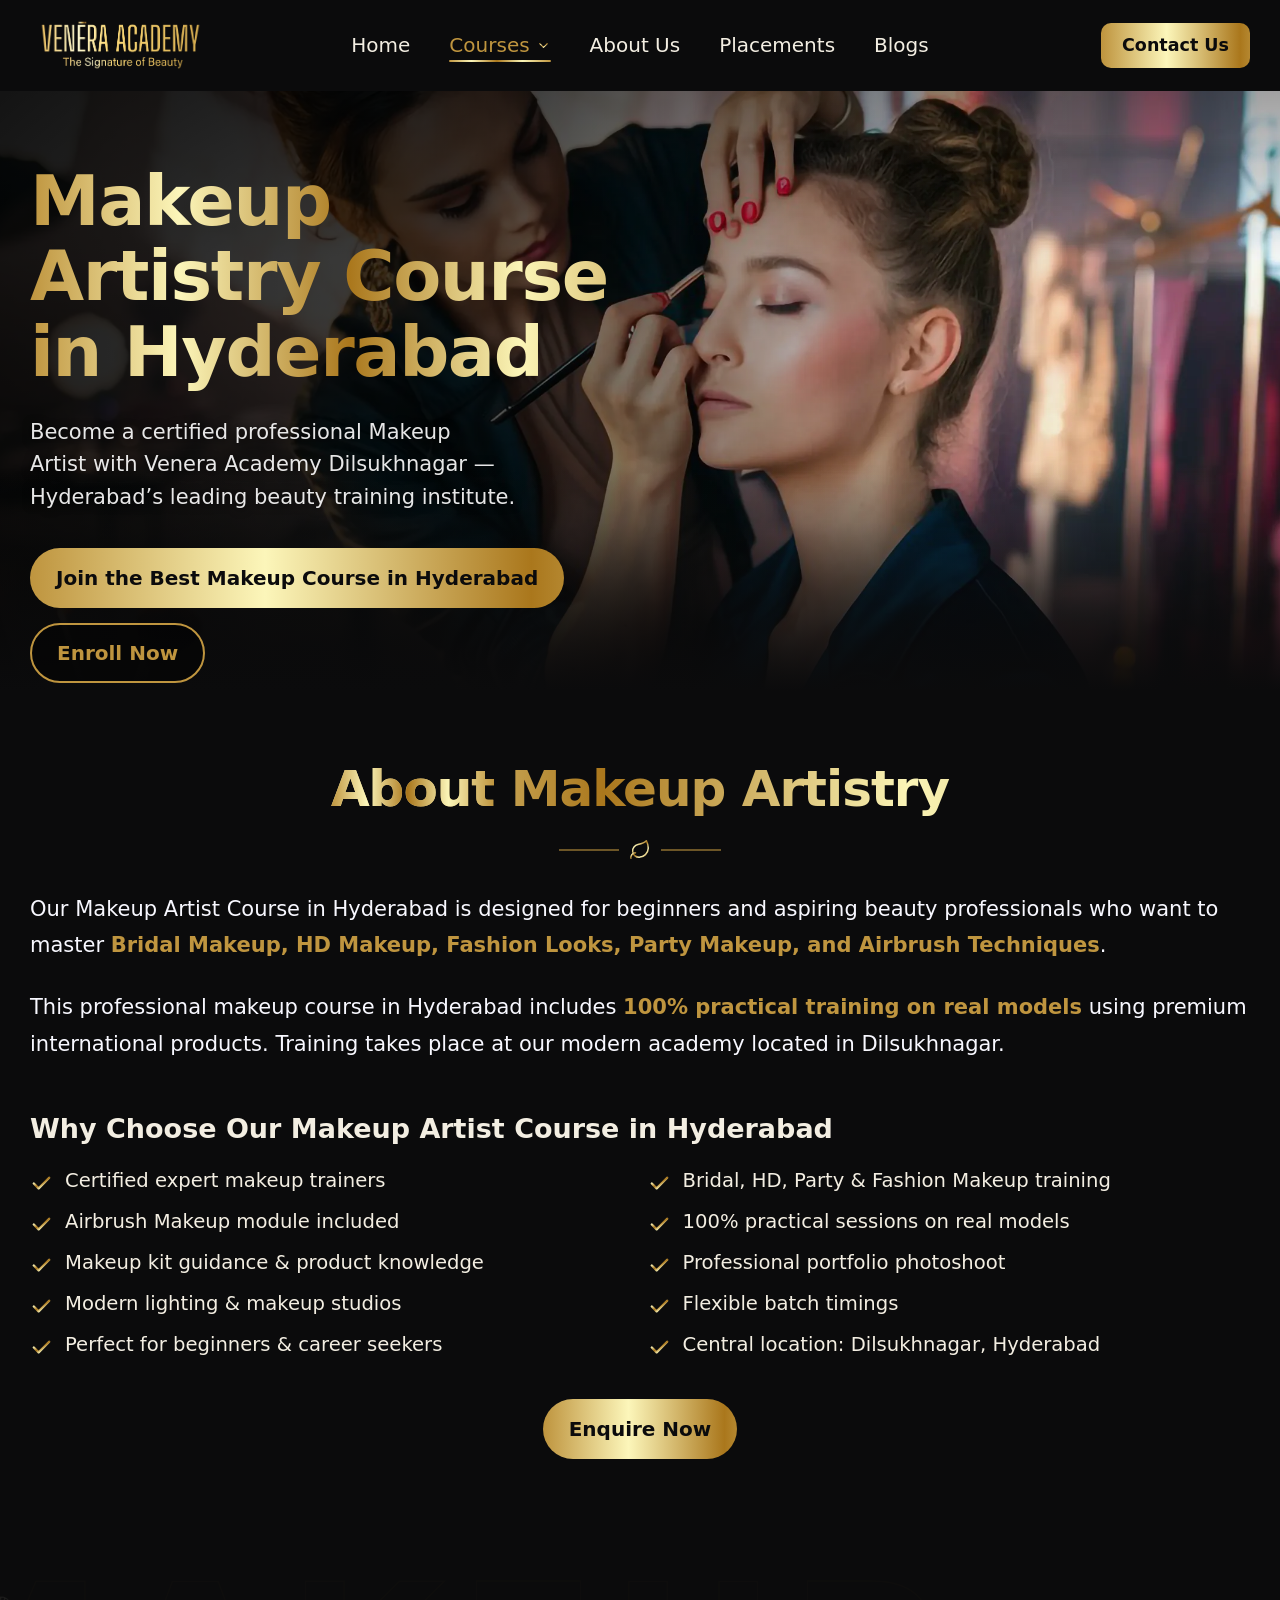
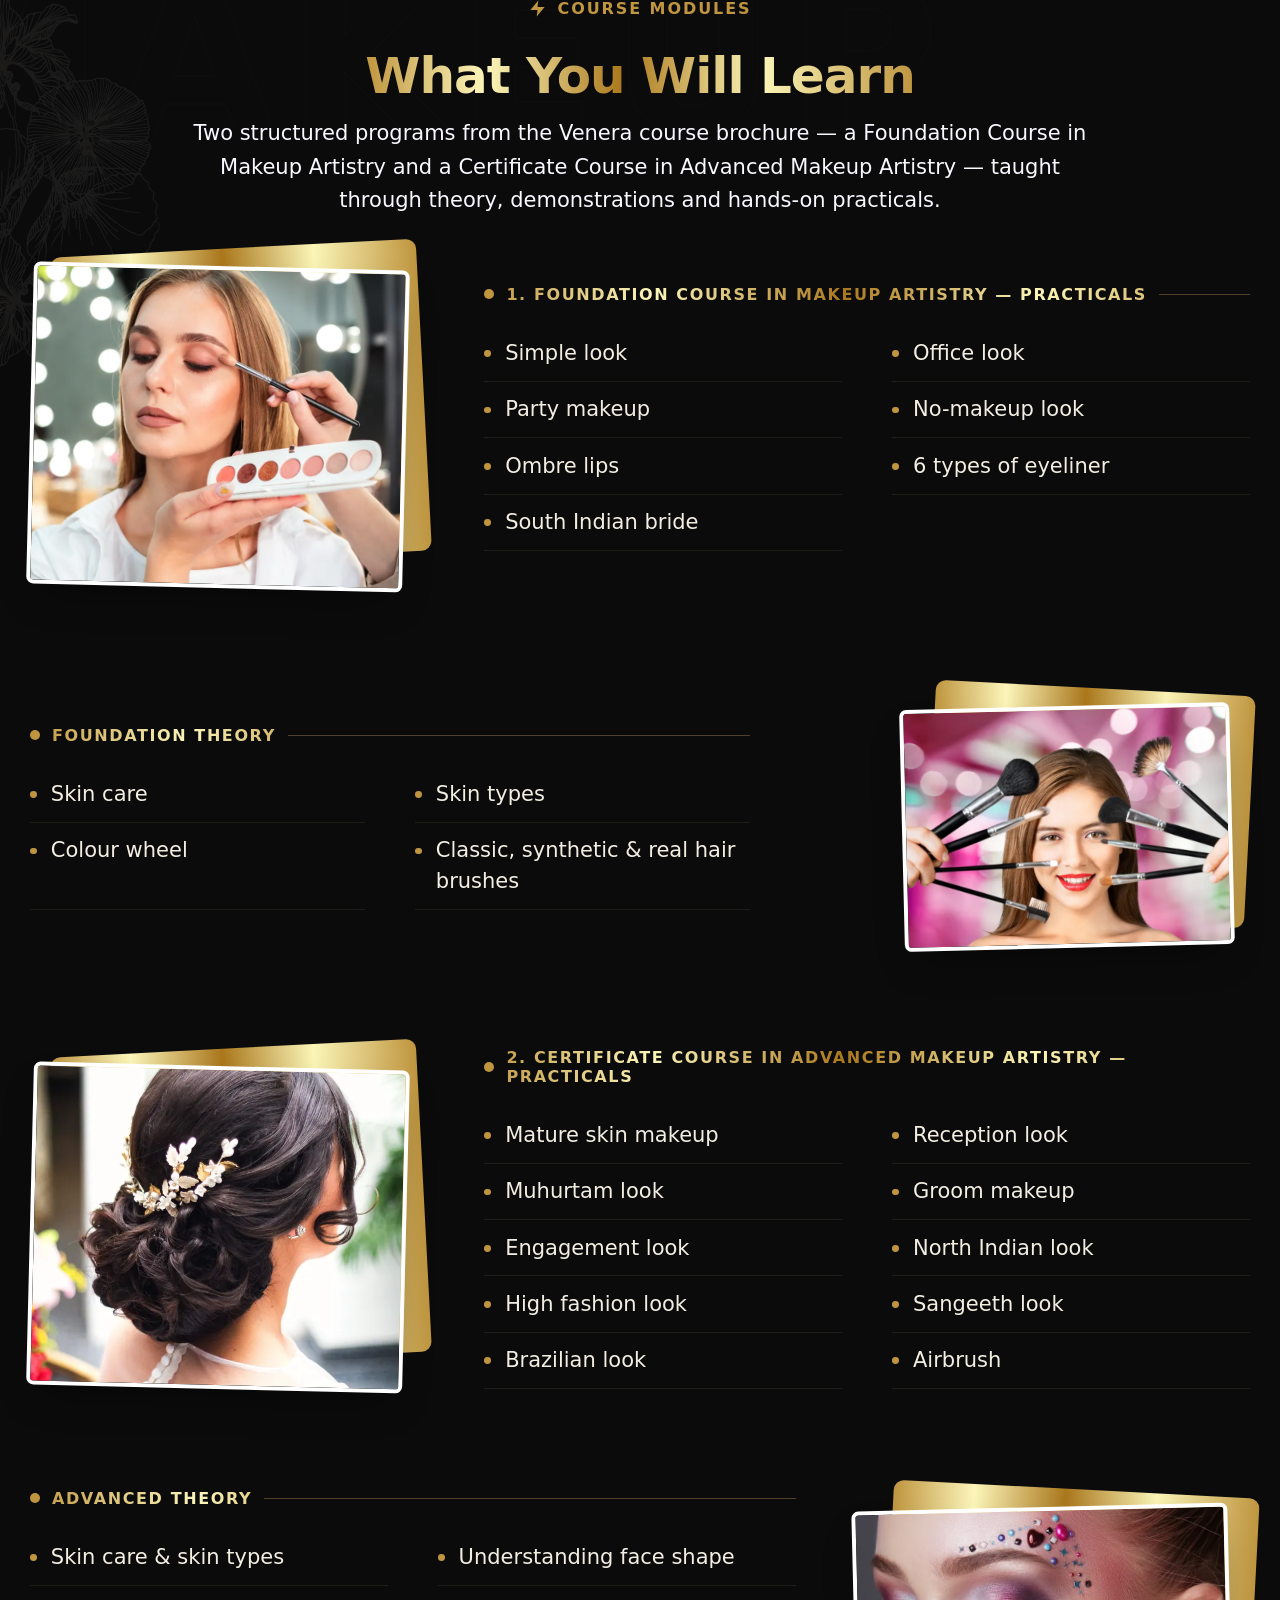
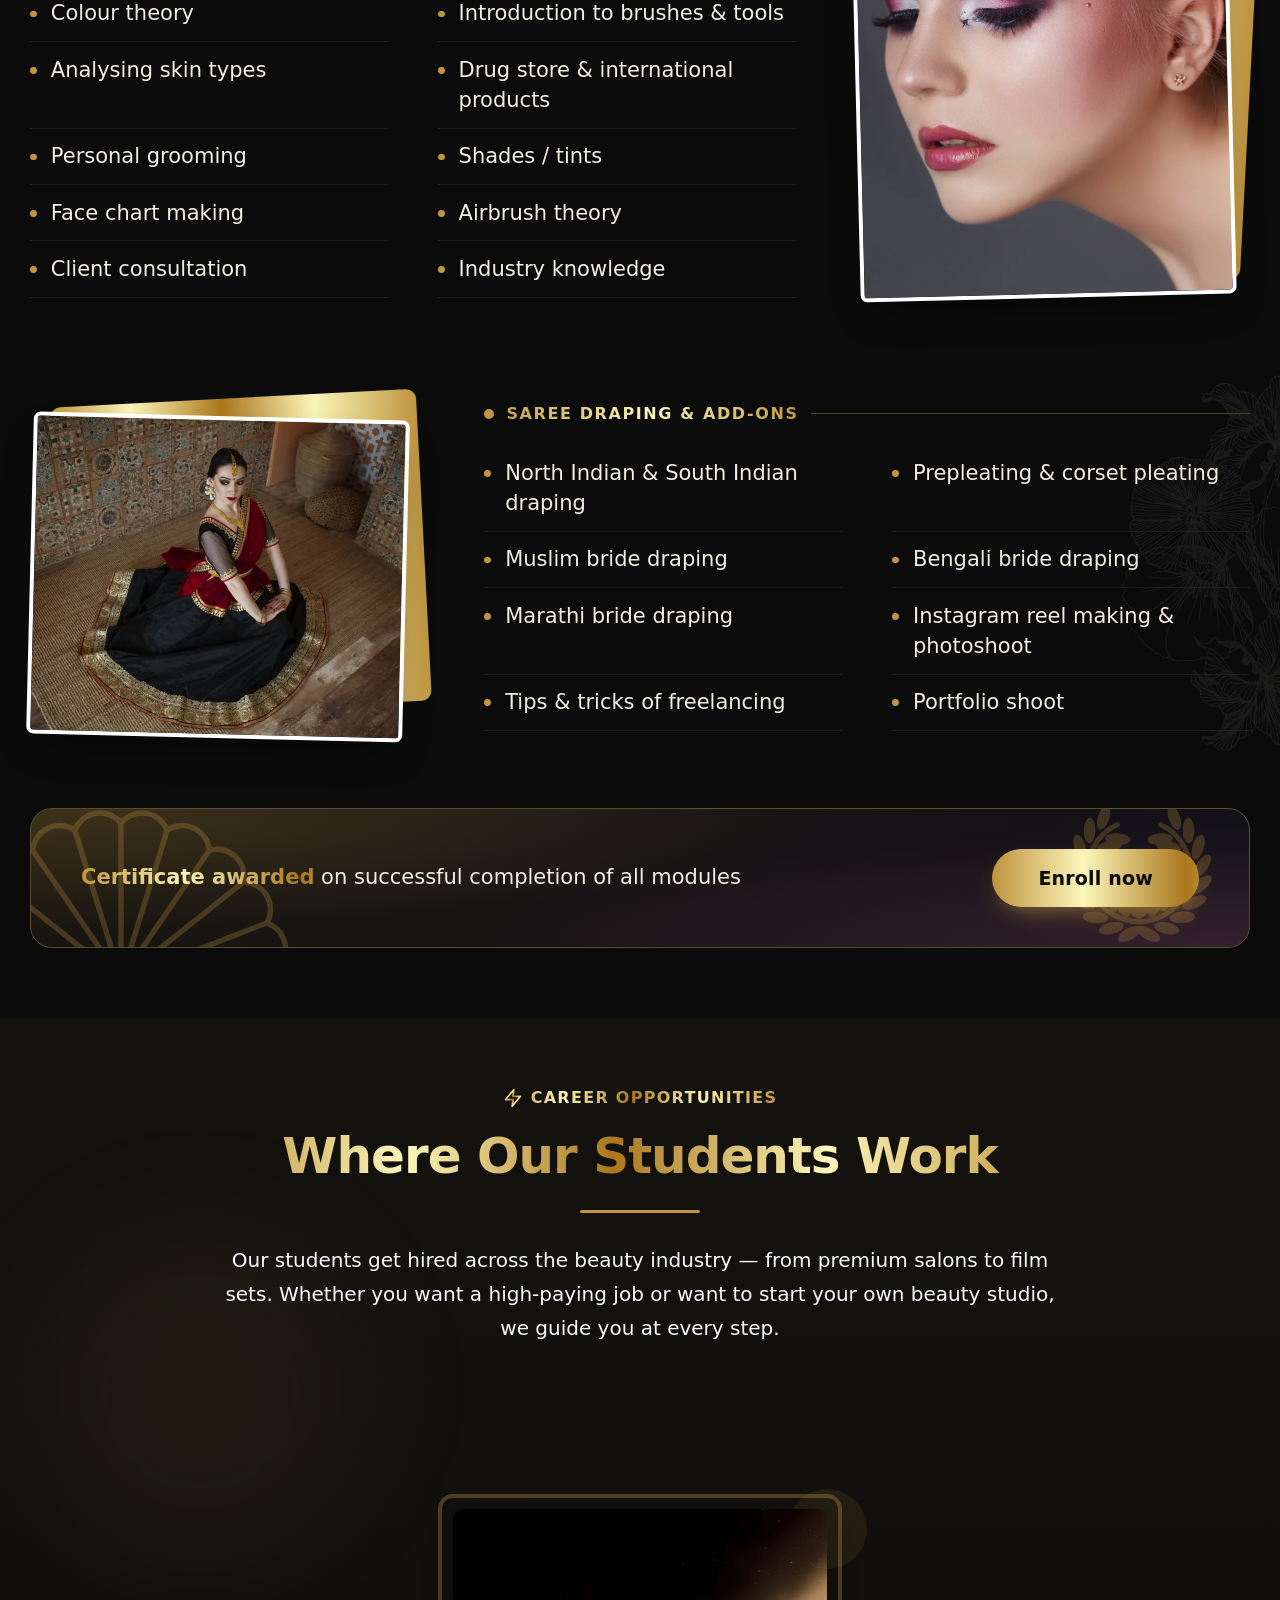
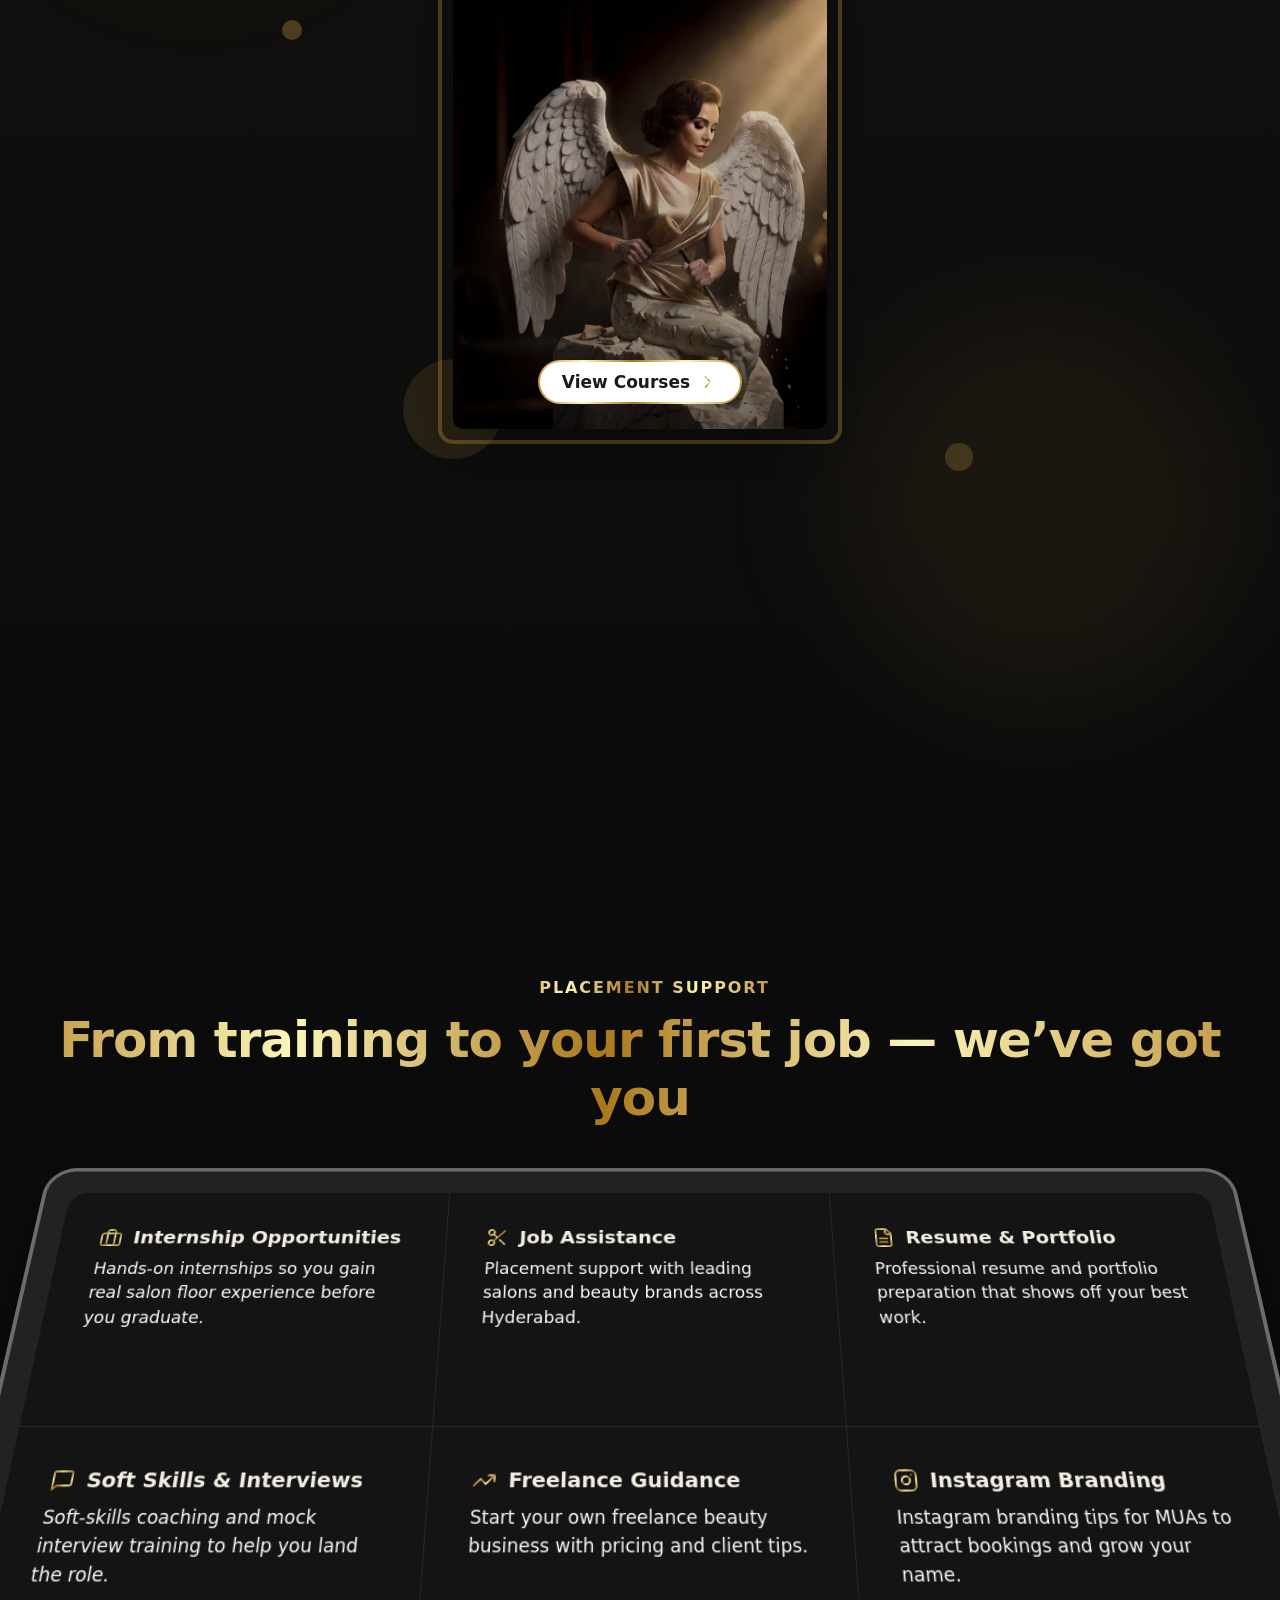
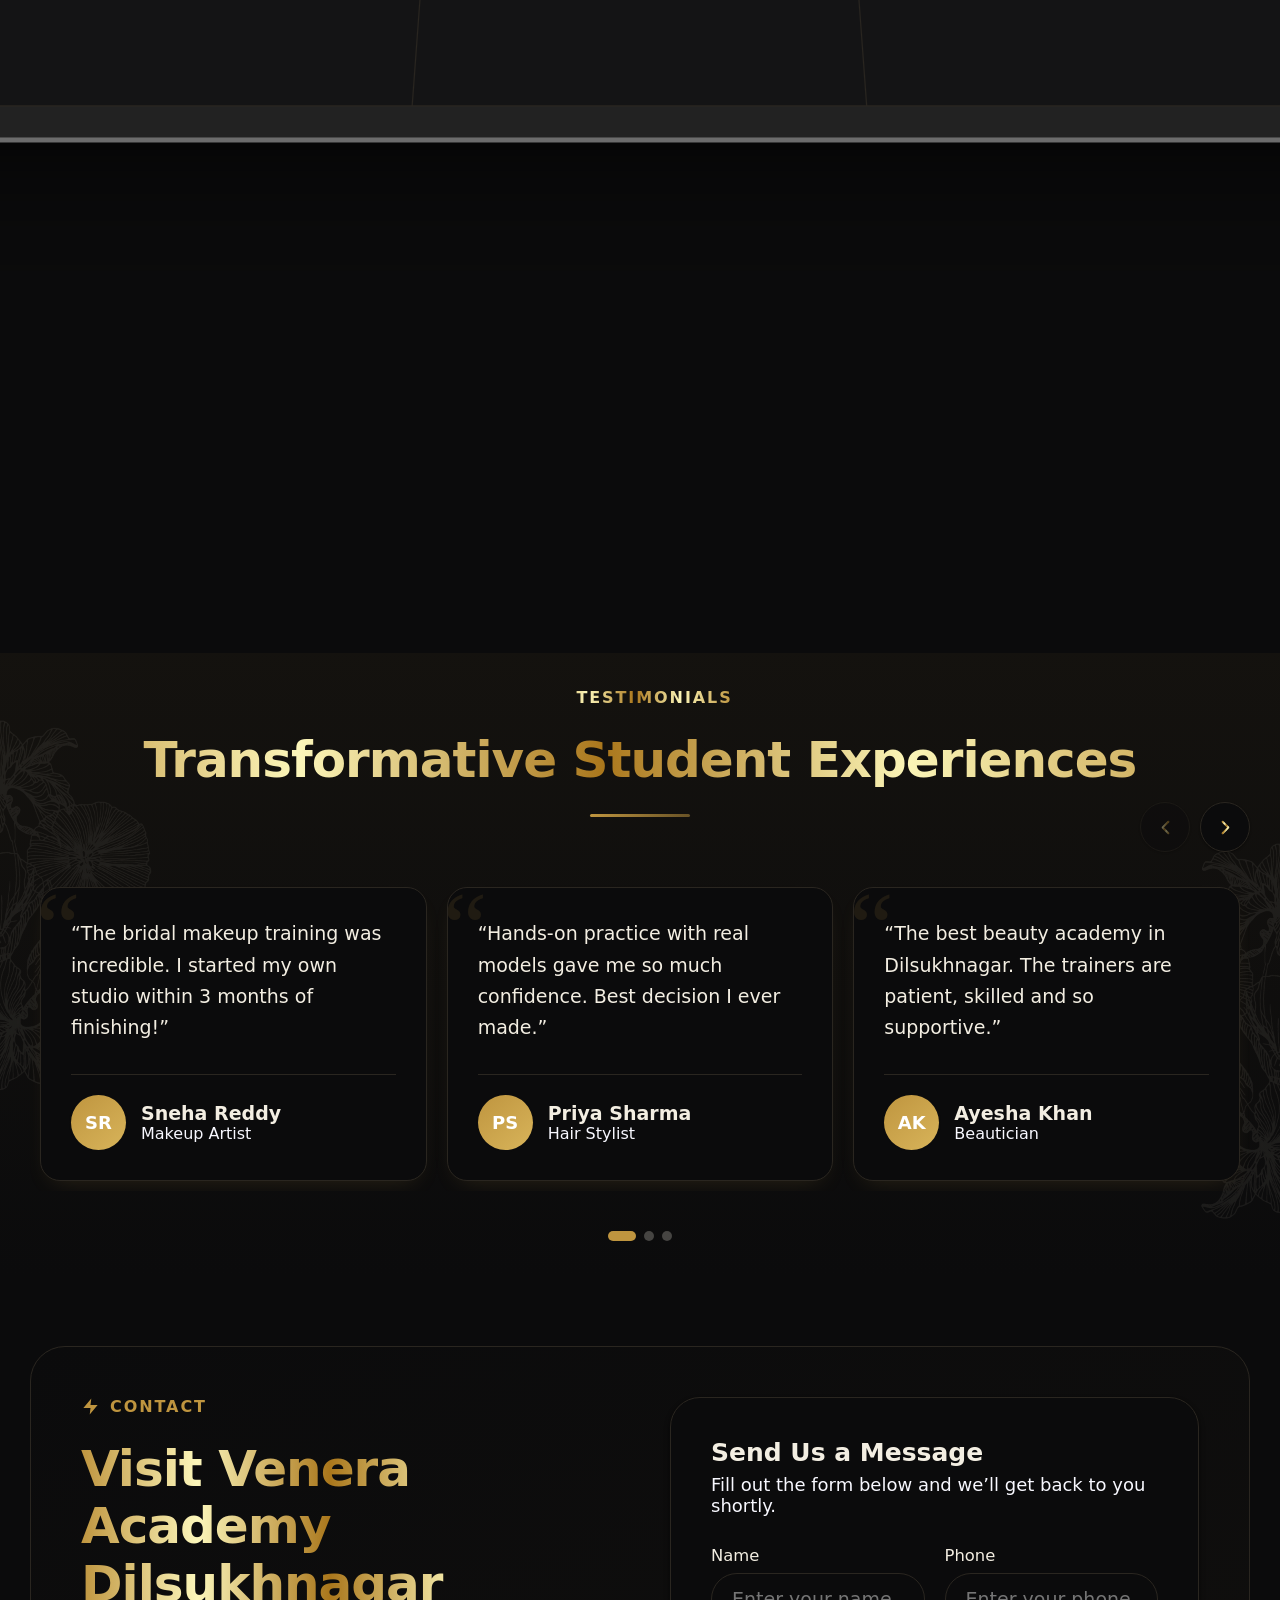
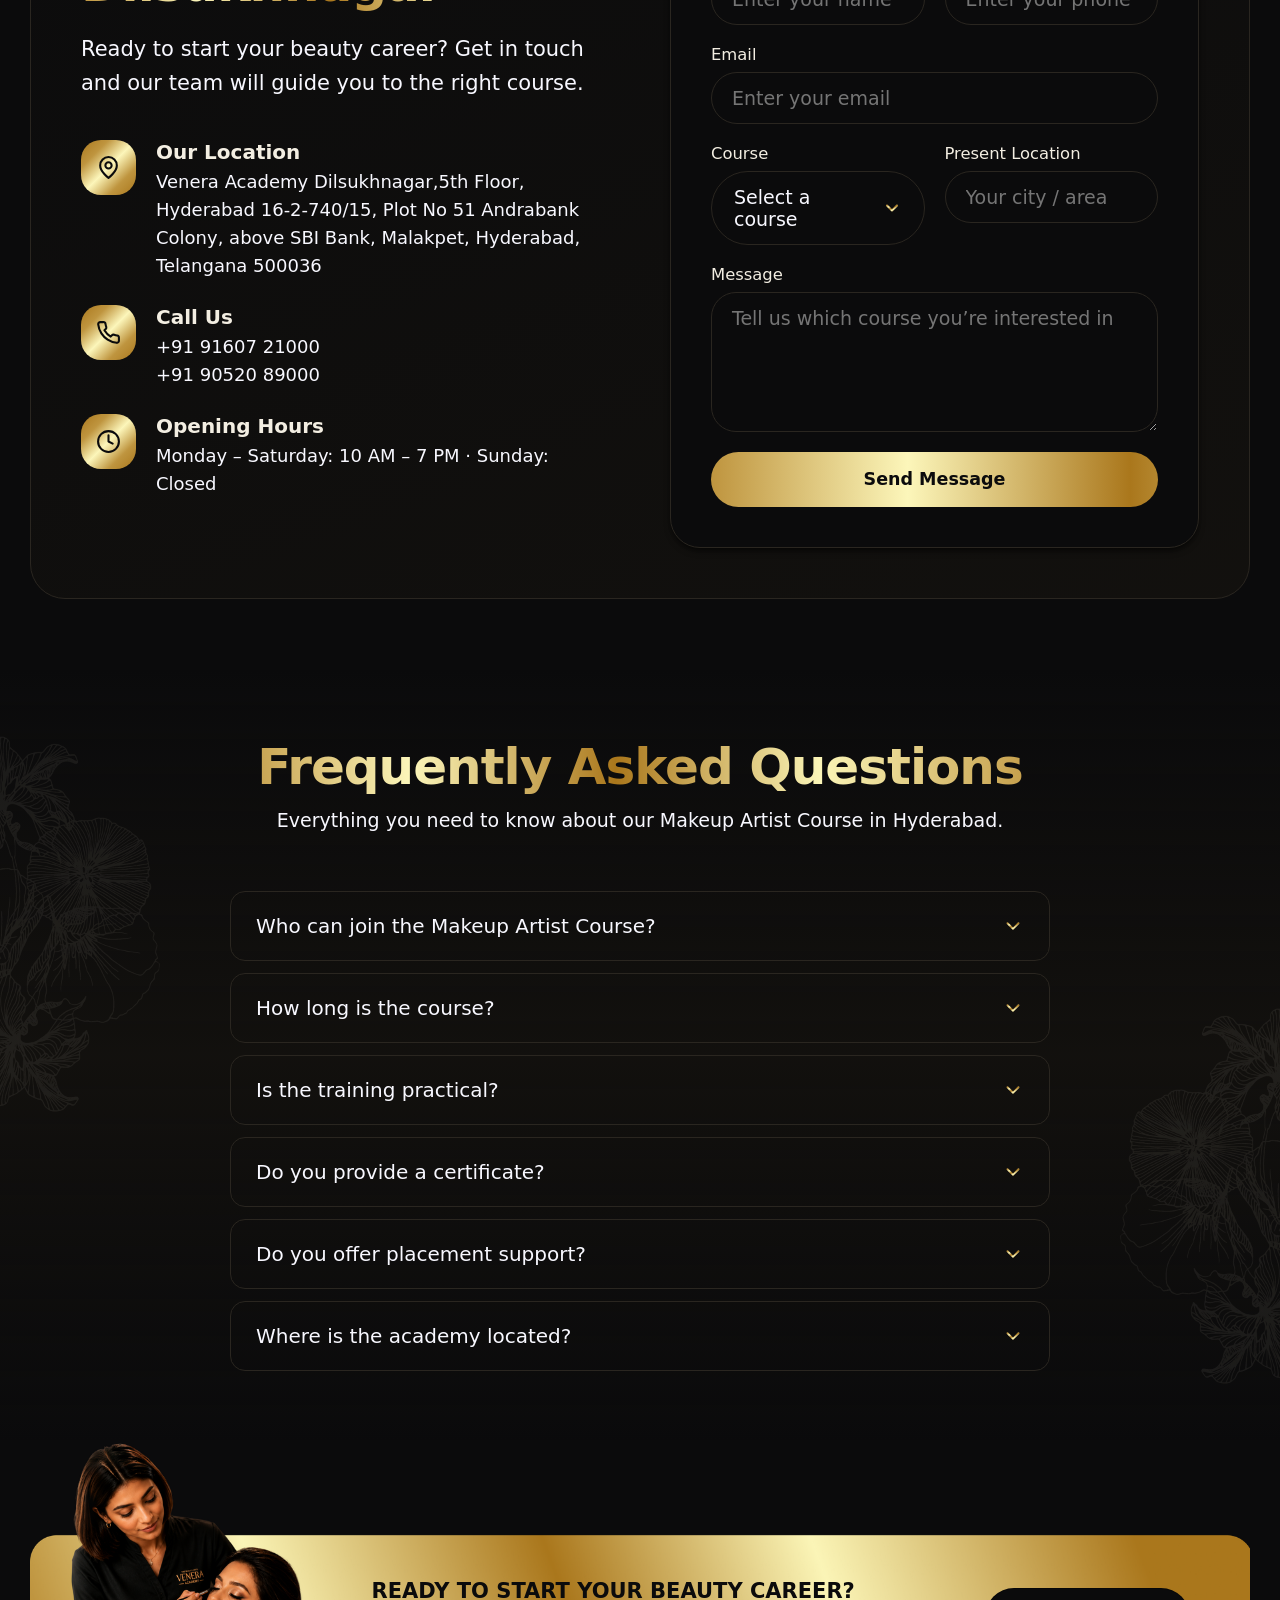
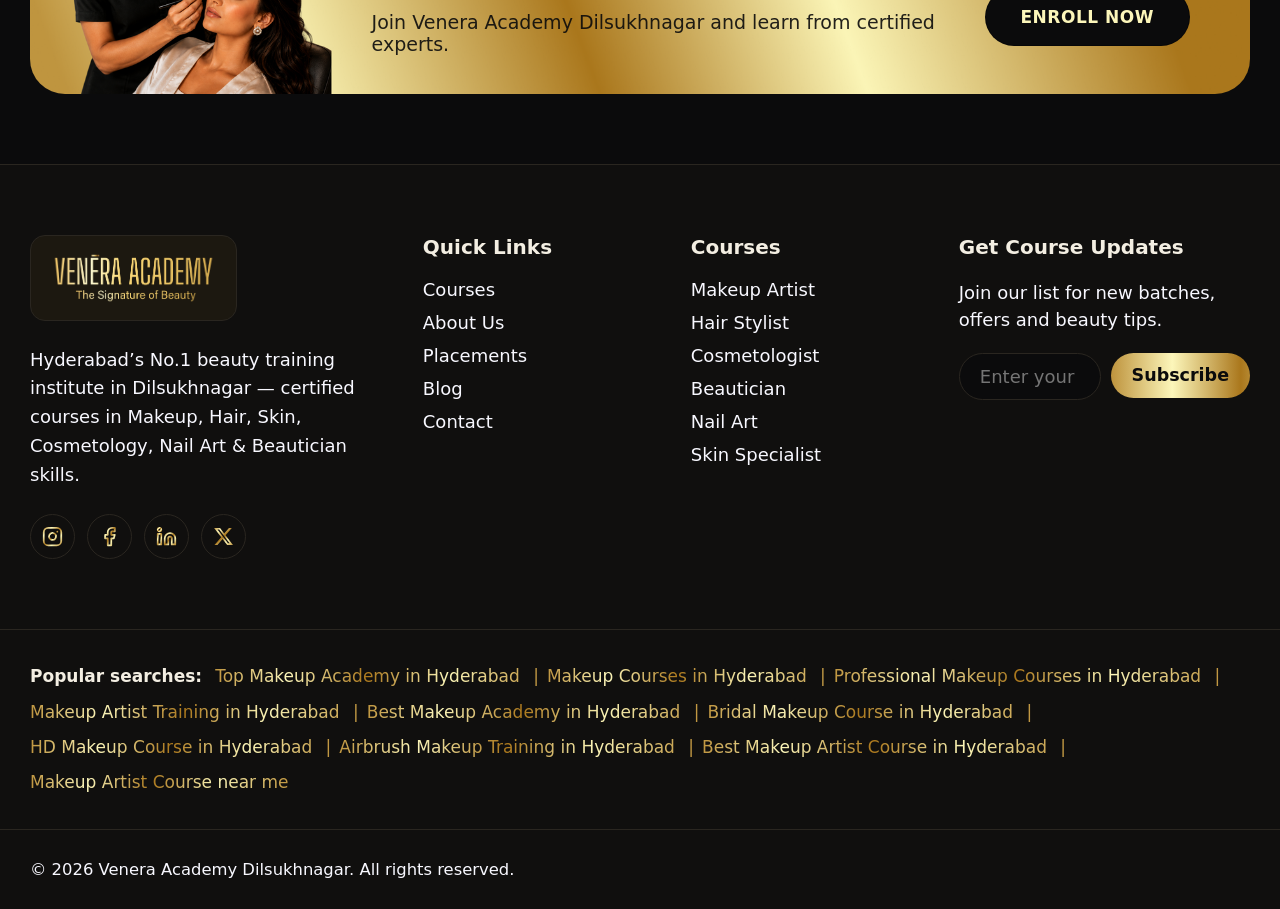
<file: makeup-artist.html>
<!DOCTYPE html>
<html lang="en-IN">

<head>
	<meta charset="UTF-8">
	<meta name="viewport" content="width=device-width, initial-scale=1.0">
	<link rel="icon" type="image/png" sizes="16x16" href="assets/img/favicon-16.png">
	<link rel="icon" type="image/png" sizes="32x32" href="assets/img/favicon-32.png">
	<link rel="icon" type="image/png" sizes="48x48" href="assets/img/favicon-48.png">
	<link rel="icon" type="image/png" sizes="256x256" href="assets/img/favicon.png">
	<link rel="apple-touch-icon" sizes="180x180" href="assets/img/apple-touch-icon.png">
	<link rel="manifest" href="site.webmanifest">
	<title>Makeup Artist Course in Hyderabad | Venera Academy Dilsukhnagar</title>
	<meta name="description" content="Become a certified professional Makeup Artist with Venera Academy Dilsukhnagar. 100% practical Bridal, HD, Party, Fashion & Airbrush makeup training in Hyderabad.">
	<meta name="keywords" content="makeup artist course Hyderabad, bridal makeup course, HD makeup, airbrush makeup training, professional makeup academy Hyderabad, Venera Academy">
	<meta name="author" content="Venera Academy Dilsukhnagar">
	<meta name="robots" content="index, follow, max-snippet:-1, max-image-preview:large, max-video-preview:-1">
	<meta name="theme-color" content="#0B0B0C">
	<link rel="canonical" href="https://www.venera-academy.com/makeup-artist.html">
	<!-- Local / GEO -->
	<meta name="geo.region" content="IN-TG">
	<meta name="geo.placename" content="Dilsukhnagar, Malakpet, Hyderabad">
	<meta name="geo.position" content="17.3746;78.5063">
	<meta name="ICBM" content="17.3746, 78.5063">
	<meta name="business:contact_data:street_address" content="5th Floor, 16-2-740/15, Plot No 51, Andrabank Colony, above SBI Bank">
	<meta name="business:contact_data:locality" content="Malakpet, Hyderabad">
	<meta name="business:contact_data:region" content="Telangana">
	<meta name="business:contact_data:postal_code" content="500036">
	<meta name="business:contact_data:country_name" content="India">
	<meta name="business:contact_data:phone_number" content="+91-91607-21000">
	<meta name="business:contact_data:email" content="info@veneraacademy.in">
	<!-- Open Graph -->
	<meta property="og:type" content="website">
	<meta property="og:site_name" content="Venera Academy Dilsukhnagar">
	<meta property="og:title" content="Makeup Artist Course in Hyderabad | Venera Academy Dilsukhnagar">
	<meta property="og:description" content="Become a certified professional Makeup Artist with Venera Academy Dilsukhnagar. 100% practical Bridal, HD, Party, Fashion & Airbrush makeup training in Hyderabad.">
	<meta property="og:url" content="https://www.venera-academy.com/makeup-artist.html">
	<meta property="og:locale" content="en_IN">
	<meta property="og:image" content="https://www.venera-academy.com/assets/img/beauty-training-institute-hyderabad-hero.png">
	<meta property="og:image:secure_url" content="https://www.venera-academy.com/assets/img/beauty-training-institute-hyderabad-hero.png">
	<meta property="og:image:type" content="image/png">
	<meta property="og:image:width" content="1920">
	<meta property="og:image:height" content="900">
	<meta property="og:image:alt" content="Venera Academy Dilsukhnagar — beauty training institute in Hyderabad">
	<!-- Twitter / X -->
	<meta name="twitter:card" content="summary_large_image">
	<meta name="twitter:site" content="@veneraacademy">
	<meta name="twitter:creator" content="@veneraacademy">
	<meta name="twitter:title" content="Makeup Artist Course in Hyderabad | Venera Academy Dilsukhnagar">
	<meta name="twitter:description" content="Become a certified professional Makeup Artist with Venera Academy Dilsukhnagar. 100% practical Bridal, HD, Party, Fashion & Airbrush makeup training in Hyderabad.">
	<meta name="twitter:image" content="https://www.venera-academy.com/assets/img/beauty-training-institute-hyderabad-hero.png">
	<meta name="twitter:image:alt" content="Venera Academy Dilsukhnagar — beauty training institute in Hyderabad">
	<link rel="stylesheet" href="css/styles.css">
	<!-- SEO:START — structured data (schema.org). Generated; keep in sync with visible page content. -->
	<script type="application/ld+json">
	{
		"@context": "https://schema.org",
		"@graph": [
			{
				"@type": [
					"EducationalOrganization",
					"LocalBusiness"
				],
				"@id": "https://www.venera-academy.com/#localbusiness",
				"name": "Venera Academy Dilsukhnagar",
				"alternateName": [
					"Venera Academy",
					"Venera Beauty Academy Hyderabad"
				],
				"url": "https://www.venera-academy.com/",
				"logo": {
					"@type": "ImageObject",
					"url": "https://www.venera-academy.com/assets/img/venera-academy-logo-gold.png",
					"width": 1500,
					"height": 465
				},
				"image": "https://www.venera-academy.com/assets/img/beauty-training-institute-hyderabad-hero.png",
				"description": "Venera Academy Dilsukhnagar is a leading beauty training institute in Hyderabad offering certified courses in Makeup, Hair Styling, Skin, Cosmetology, Nail Art and Beautician skills with 100% practical training and placement support.",
				"telephone": "+91-91607-21000",
				"email": "info@veneraacademy.in",
				"priceRange": "₹₹",
				"currenciesAccepted": "INR",
				"address": {
					"@type": "PostalAddress",
					"streetAddress": "5th Floor, 16-2-740/15, Plot No 51, Andrabank Colony, above SBI Bank",
					"addressLocality": "Malakpet",
					"addressRegion": "Telangana",
					"postalCode": "500036",
					"addressCountry": "IN"
				},
				"geo": {
					"@type": "GeoCoordinates",
					"latitude": "17.3746",
					"longitude": "78.5063"
				},
				"hasMap": "https://www.google.com/maps?q=Andrabank+Colony,+Malakpet,+Hyderabad,+Telangana+500036",
				"openingHoursSpecification": [
					{
						"@type": "OpeningHoursSpecification",
						"dayOfWeek": [
							"Monday",
							"Tuesday",
							"Wednesday",
							"Thursday",
							"Friday",
							"Saturday"
						],
						"opens": "10:00",
						"closes": "19:00"
					}
				],
				"areaServed": [
					{
						"@type": "City",
						"name": "Hyderabad"
					},
					{
						"@type": "City",
						"name": "Secunderabad"
					},
					{
						"@type": "AdministrativeArea",
						"name": "Telangana"
					}
				],
				"knowsAbout": [
					"Bridal Makeup",
					"HD Makeup",
					"Airbrush Makeup",
					"Hair Cutting",
					"Hair Coloring",
					"Keratin Treatment",
					"Cosmetology",
					"Skin Care Treatments",
					"Nail Art",
					"Nail Extensions",
					"Beauty Therapy",
					"Salon Management"
				],
				"sameAs": [
					"https://www.instagram.com/veneraacademyofficial/",
					"https://www.facebook.com/VeneraAcademyofficial",
					"https://www.linkedin.com/company/veneraacademy",
					"https://x.com/veneraacademy"
				],
				"contactPoint": [
					{
						"@type": "ContactPoint",
						"telephone": "+91-91607-21000",
						"contactType": "admissions",
						"email": "info@veneraacademy.in",
						"areaServed": "IN",
						"availableLanguage": [
							"en",
							"te",
							"hi"
						]
					}
				]
			},
			{
				"@type": "WebSite",
				"@id": "https://www.venera-academy.com/#website",
				"url": "https://www.venera-academy.com/",
				"name": "Venera Academy Dilsukhnagar",
				"publisher": {
					"@id": "https://www.venera-academy.com/#localbusiness"
				},
				"inLanguage": "en-IN",
				"potentialAction": {
					"@type": "SearchAction",
					"target": {
						"@type": "EntryPoint",
						"urlTemplate": "https://www.venera-academy.com/blog.html?q={search_term_string}"
					},
					"query-input": "required name=search_term_string"
				}
			},
			{
				"@type": "WebPage",
				"@id": "https://www.venera-academy.com/makeup-artist.html#webpage",
				"url": "https://www.venera-academy.com/makeup-artist.html",
				"name": "Makeup Artist Course in Hyderabad | Venera Academy Dilsukhnagar",
				"description": "Become a certified professional Makeup Artist with Venera Academy Dilsukhnagar. 100% practical Bridal, HD, Party, Fashion & Airbrush makeup training in Hyderabad.",
				"isPartOf": {
					"@id": "https://www.venera-academy.com/#website"
				},
				"about": {
					"@id": "https://www.venera-academy.com/#localbusiness"
				},
				"inLanguage": "en-IN",
				"primaryImageOfPage": {
					"@type": "ImageObject",
					"url": "https://www.venera-academy.com/assets/img/beauty-training-institute-hyderabad-hero.png"
				},
				"breadcrumb": {
					"@id": "https://www.venera-academy.com/makeup-artist.html#breadcrumb"
				},
				"speakable": {
					"@type": "SpeakableSpecification",
					"cssSelector": [
						"h1",
						".hero-sub",
						".chero-sub",
						".about-hero p"
					]
				}
			},
			{
				"@type": "BreadcrumbList",
				"@id": "https://www.venera-academy.com/makeup-artist.html#breadcrumb",
				"itemListElement": [
					{
						"@type": "ListItem",
						"position": 1,
						"name": "Home",
						"item": "https://www.venera-academy.com/"
					},
					{
						"@type": "ListItem",
						"position": 2,
						"name": "Courses",
						"item": "https://www.venera-academy.com/#courses"
					},
					{
						"@type": "ListItem",
						"position": 3,
						"name": "Makeup Artist Course",
						"item": "https://www.venera-academy.com/makeup-artist.html"
					}
				]
			},
			{
				"@type": "Course",
				"@id": "https://www.venera-academy.com/makeup-artist.html#course",
				"name": "Makeup Artist Course in Hyderabad",
				"description": "Professional makeup artistry training covering Bridal, HD, Party, Fashion and Airbrush makeup with 100% practical sessions on real models.",
				"url": "https://www.venera-academy.com/makeup-artist.html",
				"provider": {
					"@id": "https://www.venera-academy.com/#localbusiness"
				},
				"inLanguage": "en-IN",
				"educationalLevel": "Beginner to Advanced",
				"teaches": "Professional makeup artistry training covering Bridal, HD, Party, Fashion and Airbrush makeup with 100% practical sessions on real models.",
				"isAccessibleForFree": false,
				"offers": {
					"@type": "Offer",
					"category": "Paid",
					"priceCurrency": "INR",
					"availability": "https://schema.org/InStock",
					"url": "https://www.venera-academy.com/contact.html"
				},
				"hasCourseInstance": [
					{
						"@type": "CourseInstance",
						"courseMode": [
							"Onsite",
							"InPerson"
						],
						"courseWorkload": "P1M",
						"location": {
							"@type": "Place",
							"name": "Venera Academy Dilsukhnagar",
							"address": {
								"@type": "PostalAddress",
								"streetAddress": "5th Floor, 16-2-740/15, Plot No 51, Andrabank Colony, above SBI Bank",
								"addressLocality": "Malakpet",
								"addressRegion": "Telangana",
								"postalCode": "500036",
								"addressCountry": "IN"
							}
						},
						"instructor": {
							"@type": "Organization",
							"name": "Venera Academy Dilsukhnagar"
						}
					}
				],
				"occupationalCredentialAwarded": "Professional Certification in Makeup Artist Course",
				"coursePrerequisites": "No prior experience required"
			},
			{
				"@type": "FAQPage",
				"@id": "https://www.venera-academy.com/makeup-artist.html#faq",
				"mainEntity": [
					{
						"@type": "Question",
						"name": "Who can join the Makeup Artist Course?",
						"acceptedAnswer": {
							"@type": "Answer",
							"text": "Anyone can join — the course is designed for beginners and aspiring beauty professionals. No prior experience is required."
						}
					},
					{
						"@type": "Question",
						"name": "How long is the course?",
						"acceptedAnswer": {
							"@type": "Answer",
							"text": "We offer flexible batches. Duration depends on the modules you choose — most students complete it within 1–3 months."
						}
					},
					{
						"@type": "Question",
						"name": "Is the training practical?",
						"acceptedAnswer": {
							"@type": "Answer",
							"text": "Yes — it is 100% practical, with hands-on sessions on real models using premium international products."
						}
					},
					{
						"@type": "Question",
						"name": "Do you provide a certificate?",
						"acceptedAnswer": {
							"@type": "Answer",
							"text": "Yes. On successful completion you receive a recognized certification that helps you build a professional career."
						}
					},
					{
						"@type": "Question",
						"name": "Do you offer placement support?",
						"acceptedAnswer": {
							"@type": "Answer",
							"text": "Absolutely — we provide job assistance with leading salons, plus portfolio and interview preparation."
						}
					},
					{
						"@type": "Question",
						"name": "Where is the academy located?",
						"acceptedAnswer": {
							"@type": "Answer",
							"text": "We are centrally located in Dilsukhnagar, Hyderabad — easy to reach from across the city."
						}
					}
				]
			}
		]
	}
	</script>
	<!-- SEO:END -->
</head>

<body>
	<!-- gold gradient for SVG icons -->
	<svg aria-hidden="true" focusable="false" width="0" height="0" style="position:absolute" xmlns="http://www.w3.org/2000/svg">
		<linearGradient id="gold-grad" x1="0" y1="0" x2="1" y2="1">
			<stop offset="0" stop-color="#BF953F"/>
			<stop offset="0.22" stop-color="#FCF6BA"/>
			<stop offset="0.5" stop-color="#AA771C"/>
			<stop offset="0.72" stop-color="#FBF5B7"/>
			<stop offset="1" stop-color="#BF953F"/>
		</linearGradient>
	</svg>
	<header class="header" id="header">
		<nav class="nav">
			<div class="nav-left">
				<a href="index.html" class="logo" aria-label="Venera Academy home" title="Venera Academy home">
					<img src="assets/img/venera-academy-logo-gold.png" alt="Venera Academy Dilsukhnagar" title="Venera Academy Dilsukhnagar — home" width="1500" height="465" loading="eager" decoding="async">
				</a>

				<!-- Desktop navigation -->
				<div class="nav-menu" id="nav-menu">
					<a href="index.html" class="nav-link" title="Home">Home</a>
					<!-- Courses -->
					<div class="nav-item" data-menu="product">
						<a class="nav-trigger" href="courses.html" title="Courses" aria-haspopup="true" aria-expanded="false">
							Courses
							<svg class="chevron" viewBox="0 0 24 24" fill="none" stroke="currentColor" stroke-width="2" stroke-linecap="round" stroke-linejoin="round"><polyline points="6 9 12 15 18 9"></polyline></svg>
						</a>
						<div class="dropdown" role="menu">
							<div class="dropdown-panel">
								<ul class="grid grid-2" id="product-list"></ul>
								<div class="dropdown-footer">
									<p>Not sure which to pick? <a href="tel:9160721000" title="Talk to a counsellor">Talk to a counsellor</a></p>
								</div>
							</div>
						</div>
					</div>

					<a href="about.html" class="nav-link" title="About Us">About Us</a>
					<a href="placements.html" class="nav-link" title="Placements">Placements</a>
					<a href="blog.html" class="nav-link" title="Blogs">Blogs</a>
				</div>
			</div>

			<div class="nav-actions">
				<a href="contact.html" class="btn btn-primary" title="Contact Us">Contact Us</a>
			</div>

			<button class="btn btn-outline btn-icon menu-toggle" id="menu-toggle" aria-expanded="false" aria-controls="mobile-menu" aria-label="Toggle menu">
				<svg class="menu-icon" viewBox="0 0 24 24" fill="none" stroke="currentColor" stroke-width="2" stroke-linecap="round" stroke-linejoin="round">
					<line class="line line-top" x1="3" y1="6" x2="21" y2="6"></line>
					<line class="line line-mid" x1="3" y1="12" x2="21" y2="12"></line>
					<line class="line line-bot" x1="3" y1="18" x2="21" y2="18"></line>
				</svg>
			</button>
		</nav>
	</header>

	<!-- Mobile menu (populated + toggled by JS) -->
	<div class="mobile-menu" id="mobile-menu" aria-hidden="true">
		<div class="mobile-menu-inner">
			<div class="mobile-links">
				<a href="index.html" class="mobile-link" title="Home">Home</a>
					<a href="courses.html" class="mobile-section mobile-link" title="Courses">Courses</a>
				<div id="m-product"></div>
					<a href="about.html" class="mobile-link" title="About Us">About Us</a>
					<a href="placements.html" class="mobile-link" title="Placements">Placements</a>
					<a href="blog.html" class="mobile-link" title="Blogs">Blogs</a>
			</div>
			<div class="mobile-actions">
				<a href="contact.html" class="btn btn-primary btn-block" title="Contact Us">Contact Us</a>
			</div>
		</div>
	</div>

	<main>
		<!-- Hero (full image, animated entrance) -->
		<section class="chero chero--image chero--left">
			<div class="chero-bg" aria-hidden="true">
				<img src="assets/img/hero/hero-makeup.webp" srcset="assets/img/hero/hero-makeup-1200.webp 1200w, assets/img/hero/hero-makeup.webp 2400w" sizes="100vw" alt="" width="2400" height="1000" loading="eager" fetchpriority="high" decoding="async">
			</div>
			<div class="chero-overlay" aria-hidden="true"></div>

			<div class="chero-inner">
				<h1 class="chero-title anim anim-2">Makeup Artistry Course in Hyderabad</h1>
				<p class="chero-sub anim anim-3">Become a certified professional Makeup Artist with Venera Academy Dilsukhnagar — Hyderabad’s leading beauty training institute.</p>

				<div class="chero-actions anim anim-4">
					<a href="#contact" class="btn btn-primary btn-lg chero-pill-btn" title="Join the Best Makeup Course in Hyderabad">Join the Best Makeup Course in Hyderabad</a>
					<a href="tel:9160721000" class="btn btn-lg chero-outline-gold" title="Enroll Now">Enroll Now</a>
				</div>
			</div>
		</section>

		<!-- Course detail -->
		<section class="course-detail" id="about">
			<div class="cd-inner">
				<div class="cd-head">
					<h2 class="cd-title"><span>About</span> Makeup Artistry</h2>
					<div class="leaf-divider">
						<span class="ld-line"></span>
						<svg viewBox="0 0 24 24" fill="none" stroke="currentColor" stroke-width="1.6" stroke-linecap="round" stroke-linejoin="round"><path d="M11 20A7 7 0 0 1 9.8 6.1C15.5 5 17 4.48 19 2c1 2 2 4.18 2 8 0 5.5-4.78 10-10 10Z"/><path d="M2 21c0-3 1.85-5.36 5.08-6"/></svg>
						<span class="ld-line"></span>
					</div>
				</div>
				<p>Our Makeup Artist Course in Hyderabad is designed for beginners and aspiring beauty professionals who want to master <strong>Bridal Makeup, HD Makeup, Fashion Looks, Party Makeup, and Airbrush Techniques</strong>.</p>
				<p>This professional makeup course in Hyderabad includes <strong>100% practical training on real models</strong> using premium international products. Training takes place at our modern academy located in Dilsukhnagar.</p>

				<h3 class="cd-sub">Why Choose Our Makeup Artist Course in Hyderabad</h3>
				<ul class="cd-list">
					<li><svg viewBox="0 0 24 24" fill="none" stroke="currentColor" stroke-width="2.5" stroke-linecap="round" stroke-linejoin="round"><polyline points="20 6 9 17 4 12"></polyline></svg>Certified expert makeup trainers</li>
					<li><svg viewBox="0 0 24 24" fill="none" stroke="currentColor" stroke-width="2.5" stroke-linecap="round" stroke-linejoin="round"><polyline points="20 6 9 17 4 12"></polyline></svg>Bridal, HD, Party &amp; Fashion Makeup training</li>
					<li><svg viewBox="0 0 24 24" fill="none" stroke="currentColor" stroke-width="2.5" stroke-linecap="round" stroke-linejoin="round"><polyline points="20 6 9 17 4 12"></polyline></svg>Airbrush Makeup module included</li>
					<li><svg viewBox="0 0 24 24" fill="none" stroke="currentColor" stroke-width="2.5" stroke-linecap="round" stroke-linejoin="round"><polyline points="20 6 9 17 4 12"></polyline></svg>100% practical sessions on real models</li>
					<li><svg viewBox="0 0 24 24" fill="none" stroke="currentColor" stroke-width="2.5" stroke-linecap="round" stroke-linejoin="round"><polyline points="20 6 9 17 4 12"></polyline></svg>Makeup kit guidance &amp; product knowledge</li>
					<li><svg viewBox="0 0 24 24" fill="none" stroke="currentColor" stroke-width="2.5" stroke-linecap="round" stroke-linejoin="round"><polyline points="20 6 9 17 4 12"></polyline></svg>Professional portfolio photoshoot</li>
					<li><svg viewBox="0 0 24 24" fill="none" stroke="currentColor" stroke-width="2.5" stroke-linecap="round" stroke-linejoin="round"><polyline points="20 6 9 17 4 12"></polyline></svg>Modern lighting &amp; makeup studios</li>
					<li><svg viewBox="0 0 24 24" fill="none" stroke="currentColor" stroke-width="2.5" stroke-linecap="round" stroke-linejoin="round"><polyline points="20 6 9 17 4 12"></polyline></svg>Flexible batch timings</li>
					<li><svg viewBox="0 0 24 24" fill="none" stroke="currentColor" stroke-width="2.5" stroke-linecap="round" stroke-linejoin="round"><polyline points="20 6 9 17 4 12"></polyline></svg>Perfect for beginners &amp; career seekers</li>
					<li><svg viewBox="0 0 24 24" fill="none" stroke="currentColor" stroke-width="2.5" stroke-linecap="round" stroke-linejoin="round"><polyline points="20 6 9 17 4 12"></polyline></svg>Central location: Dilsukhnagar, Hyderabad</li>
				</ul>
				<a href="tel:9160721000" class="btn btn-primary btn-lg" title="Enquire Now">Enquire Now</a>
			</div>
		</section>

		<!-- Course Modules (feature grid) -->
		<section class="course-modules" id="modules" data-watermark="MAKEUP">
			<div class="cm-inner">
				<span class="badge-pill">Course Modules</span>
				<div class="cm-head">
					<h2>What You Will Learn</h2>
					<p>Two structured programs from the Venera course brochure — a Foundation Course in Makeup Artistry and a Certificate Course in Advanced Makeup Artistry — taught through theory, demonstrations and hands-on practicals.</p>
				</div>
				<div class="cm-group cm-group--split">
					<div class="cm-shot">
						<img src="assets/img/library/makeup-eyeshadow-application.webp" srcset="assets/img/library/makeup-eyeshadow-application-800.webp 800w, assets/img/library/makeup-eyeshadow-application.webp 1600w" sizes="(min-width: 900px) 38vw, 100vw" width="1600" height="1600" loading="lazy" decoding="async" alt="Student practising eyeshadow application in the makeup studio">
					</div>
					<div class="cm-body">
						<h3 class="cm-subtitle">1. Foundation Course in Makeup Artistry — Practicals</h3>
						<div class="cm-grid">
							<div class="cm-item"><p>Simple look</p></div>
							<div class="cm-item"><p>Office look</p></div>
							<div class="cm-item"><p>Party makeup</p></div>
							<div class="cm-item"><p>No-makeup look</p></div>
							<div class="cm-item"><p>Ombre lips</p></div>
							<div class="cm-item"><p>6 types of eyeliner</p></div>
							<div class="cm-item"><p>South Indian bride</p></div>
						</div>
					</div>
				</div>
				<div class="cm-group cm-group--split cm-group--flip cm-group--short">
					<div class="cm-shot">
						<img src="assets/img/library/makeup-brush-set.webp" srcset="assets/img/library/makeup-brush-set-800.webp 800w, assets/img/library/makeup-brush-set.webp 1600w" sizes="(min-width: 900px) 38vw, 100vw" width="1600" height="1081" loading="lazy" decoding="async" alt="Professional makeup brush set used in foundation theory classes">
					</div>
					<div class="cm-body">
						<h3 class="cm-subtitle">Foundation Theory</h3>
						<div class="cm-grid">
							<div class="cm-item"><p>Skin care</p></div>
							<div class="cm-item"><p>Skin types</p></div>
							<div class="cm-item"><p>Colour wheel</p></div>
							<div class="cm-item"><p>Classic, synthetic &amp; real hair brushes</p></div>
						</div>
					</div>
				</div>
				<div class="cm-group cm-group--split">
					<div class="cm-shot">
						<img src="assets/img/library/bridal-makeup-portrait.webp" srcset="assets/img/library/bridal-makeup-portrait-800.webp 800w, assets/img/library/bridal-makeup-portrait.webp 1600w" sizes="(min-width: 900px) 38vw, 100vw" width="1600" height="1067" loading="lazy" decoding="async" alt="Bridal makeup look created by a Venera Academy student">
					</div>
					<div class="cm-body">
						<h3 class="cm-subtitle">2. Certificate Course in Advanced Makeup Artistry — Practicals</h3>
						<div class="cm-grid">
							<div class="cm-item"><p>Mature skin makeup</p></div>
							<div class="cm-item"><p>Reception look</p></div>
							<div class="cm-item"><p>Muhurtam look</p></div>
							<div class="cm-item"><p>Groom makeup</p></div>
							<div class="cm-item"><p>Engagement look</p></div>
							<div class="cm-item"><p>North Indian look</p></div>
							<div class="cm-item"><p>High fashion look</p></div>
							<div class="cm-item"><p>Sangeeth look</p></div>
							<div class="cm-item"><p>Brazilian look</p></div>
							<div class="cm-item"><p>Airbrush</p></div>
						</div>
					</div>
				</div>
				<div class="cm-group cm-group--split cm-group--flip">
					<div class="cm-shot">
						<img src="assets/img/library/creative-eye-makeup-crystals.webp" srcset="assets/img/library/creative-eye-makeup-crystals-800.webp 800w, assets/img/library/creative-eye-makeup-crystals.webp 1600w" sizes="(min-width: 900px) 38vw, 100vw" width="1600" height="1600" loading="lazy" decoding="async" alt="Advanced creative eye makeup with crystal detailing">
					</div>
					<div class="cm-body">
						<h3 class="cm-subtitle">Advanced Theory</h3>
						<div class="cm-grid">
							<div class="cm-item"><p>Skin care &amp; skin types</p></div>
							<div class="cm-item"><p>Understanding face shape</p></div>
							<div class="cm-item"><p>Colour theory</p></div>
							<div class="cm-item"><p>Introduction to brushes &amp; tools</p></div>
							<div class="cm-item"><p>Analysing skin types</p></div>
							<div class="cm-item"><p>Drug store &amp; international products</p></div>
							<div class="cm-item"><p>Personal grooming</p></div>
							<div class="cm-item"><p>Shades / tints</p></div>
							<div class="cm-item"><p>Face chart making</p></div>
							<div class="cm-item"><p>Airbrush theory</p></div>
							<div class="cm-item"><p>Client consultation</p></div>
							<div class="cm-item"><p>Industry knowledge</p></div>
						</div>
					</div>
				</div>
				<div class="cm-group cm-group--split">
					<div class="cm-shot">
						<img src="assets/img/library/saree-draping-portrait.webp" srcset="assets/img/library/saree-draping-portrait-800.webp 800w, assets/img/library/saree-draping-portrait.webp 1600w" sizes="(min-width: 900px) 38vw, 100vw" width="1600" height="1066" loading="lazy" decoding="async" alt="Traditional saree draping styled at Venera Academy">
					</div>
					<div class="cm-body">
						<h3 class="cm-subtitle">Saree Draping &amp; Add-Ons</h3>
						<div class="cm-grid">
							<div class="cm-item"><p>North Indian &amp; South Indian draping</p></div>
							<div class="cm-item"><p>Prepleating &amp; corset pleating</p></div>
							<div class="cm-item"><p>Muslim bride draping</p></div>
							<div class="cm-item"><p>Bengali bride draping</p></div>
							<div class="cm-item"><p>Marathi bride draping</p></div>
							<div class="cm-item"><p>Instagram reel making &amp; photoshoot</p></div>
							<div class="cm-item"><p>Tips &amp; tricks of freelancing</p></div>
							<div class="cm-item"><p>Portfolio shoot</p></div>
						</div>
					</div>
				</div>
			</div>
		</section>

		<!-- Certificate bar -->
		<section class="cm-cert">
			<div class="cm-cert-inner">
				<p><strong>Certificate awarded</strong> on successful completion of all modules</p>
				<a href="tel:9160721000" class="cm-cert-btn" title="Enroll now">Enroll now</a>
			</div>
		</section>

		<!-- Career Opportunities -->
		<section class="career" id="career">
			<div class="co-blur co-blur-1" aria-hidden="true"></div>
			<div class="co-blur co-blur-2" aria-hidden="true"></div>
			<div class="co-dot co-dot-1" aria-hidden="true"></div>
			<div class="co-dot co-dot-2" aria-hidden="true"></div>

			<div class="career-inner reveal-root">
				<div class="career-head">
					<span class="co-eyebrow"><svg viewBox="0 0 24 24" fill="none" stroke="currentColor" stroke-width="2" stroke-linecap="round" stroke-linejoin="round"><polygon points="13 2 3 14 12 14 11 22 21 10 12 10 13 2"/></svg> Career Opportunities</span>
					<h2 class="career-title">Where Our Students Work</h2>
					<div class="co-underline"></div>
					<p class="career-sub">Our students get hired across the beauty industry — from premium salons to film sets. Whether you want a high-paying job or want to start your own beauty studio, we guide you at every step.</p>
				</div>

				<div class="co-grid">
					<div class="co-col">
						<div class="co-item" data-dir="left">
							<div class="co-item-head"><span class="co-chip"><svg viewBox="0 0 24 24" fill="none" stroke="currentColor" stroke-width="1.8" stroke-linecap="round" stroke-linejoin="round"><circle cx="6" cy="6" r="3"/><circle cx="6" cy="18" r="3"/><line x1="20" y1="4" x2="8.12" y2="15.88"/><line x1="14.47" y1="14.48" x2="20" y2="20"/><line x1="8.12" y1="8.12" x2="12" y2="12"/></svg></span><h3>Premium Salons</h3></div>
							<p>Work at premium salons and partner beauty chains across India.</p>
						</div>
						<div class="co-item" data-dir="left">
							<div class="co-item-head"><span class="co-chip"><svg viewBox="0 0 24 24" fill="none" stroke="currentColor" stroke-width="1.8" stroke-linecap="round" stroke-linejoin="round"><path d="M3 9 5 3h14l2 6"/><path d="M4 9v11a1 1 0 0 0 1 1h14a1 1 0 0 0 1-1V9"/><path d="M9 21v-6h6v6"/></svg></span><h3>Top Beauty Studios</h3></div>
							<p>Join leading beauty studios and salons across Hyderabad.</p>
						</div>
						<div class="co-item" data-dir="left">
							<div class="co-item-head"><span class="co-chip"><svg viewBox="0 0 24 24" fill="none" stroke="currentColor" stroke-width="1.8" stroke-linecap="round" stroke-linejoin="round"><path d="M14.5 4h-5L7 7H4a2 2 0 0 0-2 2v9a2 2 0 0 0 2 2h16a2 2 0 0 0 2-2V9a2 2 0 0 0-2-2h-3l-2.5-3z"/><circle cx="12" cy="13" r="3"/></svg></span><h3>Fashion &amp; Editorial</h3></div>
							<p>Glam teams for runway shows, magazine and editorial shoots.</p>
						</div>
						<div class="co-item" data-dir="left">
							<div class="co-item-head"><span class="co-chip"><svg viewBox="0 0 24 24" fill="none" stroke="currentColor" stroke-width="1.8" stroke-linecap="round" stroke-linejoin="round"><path d="M19 14c1.49-1.46 3-3.21 3-5.5A5.5 5.5 0 0 0 16.5 3c-1.76 0-3 .5-4.5 2-1.5-1.5-2.74-2-4.5-2A5.5 5.5 0 0 0 2 8.5c0 2.3 1.5 4.05 3 5.5l7 7Z"/></svg></span><h3>Freelance Bridal Makeup</h3></div>
							<p>Build a profitable freelance bridal makeup career on your terms.</p>
						</div>
					</div>

					<div class="co-center">
						<div class="co-figure">
							<div class="co-frame"></div>
							<div class="co-image">
								<img src="assets/img/about/career-angel.webp" alt="Sculpt your future with Venera Academy" title="Careers after the Makeup Artist course" width="900" height="1200" loading="lazy" decoding="async">
								<div class="co-image-overlay">
									<a href="index.html#courses" class="co-portfolio" title="View Courses">View Courses <svg viewBox="0 0 24 24" fill="none" stroke="currentColor" stroke-width="2" stroke-linecap="round" stroke-linejoin="round"><path d="m9 18 6-6-6-6"/></svg></a>
								</div>
							</div>
							<span class="co-accent co-accent-1" aria-hidden="true"></span>
							<span class="co-accent co-accent-2" aria-hidden="true"></span>
						</div>
					</div>

					<div class="co-col">
						<div class="co-item" data-dir="right">
							<div class="co-item-head"><span class="co-chip"><svg viewBox="0 0 24 24" fill="none" stroke="currentColor" stroke-width="1.8" stroke-linecap="round" stroke-linejoin="round"><path d="m4 6 16-2v16l-16-2z"/><path d="M4 6 2 9v6l2 3"/><path d="M8 5.5v13"/><path d="M12 5v14"/><path d="M16 4.5v15"/></svg></span><h3>TV &amp; Film Industry</h3></div>
							<p>Makeup artist roles in TV serials, films and OTT productions.</p>
						</div>
						<div class="co-item" data-dir="right">
							<div class="co-item-head"><span class="co-chip"><svg viewBox="0 0 24 24" fill="none" stroke="currentColor" stroke-width="1.8" stroke-linecap="round" stroke-linejoin="round"><path d="M9.937 15.5A2 2 0 0 0 8.5 14.063l-6.135-1.582a.5.5 0 0 1 0-.962L8.5 9.936A2 2 0 0 0 9.937 8.5l1.582-6.135a.5.5 0 0 1 .963 0L14.063 8.5A2 2 0 0 0 15.5 9.937l6.135 1.581a.5.5 0 0 1 0 .964L15.5 14.063a2 2 0 0 0-1.437 1.437l-1.582 6.135a.5.5 0 0 1-.963 0z"/></svg></span><h3>Nail Studios &amp; Spas</h3></div>
							<p>Specialist nail-art and therapy roles in studios and spas.</p>
						</div>
						<div class="co-item" data-dir="right">
							<div class="co-item-head"><span class="co-chip"><svg viewBox="0 0 24 24" fill="none" stroke="currentColor" stroke-width="1.8" stroke-linecap="round" stroke-linejoin="round"><path d="M12 22a7 7 0 0 0 7-7c0-2-1-3.9-3-5.5s-3.5-4-4-6.5c-.5 2.5-2 4.9-4 6.5C6 11.1 5 13 5 15a7 7 0 0 0 7 7z"/></svg></span><h3>Beauty &amp; Wellness Clinics</h3></div>
							<p>Skin, facial and wellness roles in clinics and centers.</p>
						</div>
						<div class="co-item" data-dir="right">
							<div class="co-item-head"><span class="co-chip"><svg viewBox="0 0 24 24" fill="none" stroke="currentColor" stroke-width="1.8" stroke-linecap="round" stroke-linejoin="round"><polyline points="22 7 13.5 15.5 8.5 10.5 2 17"/><polyline points="16 7 22 7 22 13"/></svg></span><h3>Salon Entrepreneurship</h3></div>
							<p>Start your own salon or home-based beauty business.</p>
						</div>
					</div>
				</div>

				<div class="co-stats" id="co-stats">
					<div class="stat-card"><div class="stat-icon"><svg viewBox="0 0 24 24" fill="none" stroke="currentColor" stroke-width="1.8" stroke-linecap="round" stroke-linejoin="round"><circle cx="12" cy="8" r="6"/><path d="M15.477 12.89 17 22l-5-3-5 3 1.523-9.11"/></svg></div><div class="stat-value" data-value="100" data-suffix="+">0</div><p>Students Trained</p><span class="stat-bar"></span></div>
					<div class="stat-card"><div class="stat-icon"><svg viewBox="0 0 24 24" fill="none" stroke="currentColor" stroke-width="1.8" stroke-linecap="round" stroke-linejoin="round"><path d="M16 21v-2a4 4 0 0 0-4-4H6a4 4 0 0 0-4 4v2"/><circle cx="9" cy="7" r="4"/><path d="M22 21v-2a4 4 0 0 0-3-3.87"/><path d="M16 3.13a4 4 0 0 1 0 7.75"/></svg></div><div class="stat-value" data-value="15" data-suffix="+">0</div><p>Hiring Partners</p><span class="stat-bar"></span></div>
					<div class="stat-card"><div class="stat-icon"><svg viewBox="0 0 24 24" fill="none" stroke="currentColor" stroke-width="1.8" stroke-linecap="round" stroke-linejoin="round"><rect x="3" y="4" width="18" height="18" rx="2"/><path d="M16 2v4"/><path d="M8 2v4"/><path d="M3 10h18"/></svg></div><div class="stat-value" data-value="5" data-suffix="+">0</div><p>Years Experience</p><span class="stat-bar"></span></div>
					<div class="stat-card"><div class="stat-icon"><svg viewBox="0 0 24 24" fill="none" stroke="currentColor" stroke-width="1.8" stroke-linecap="round" stroke-linejoin="round"><polyline points="22 7 13.5 15.5 8.5 10.5 2 17"/><polyline points="16 7 22 7 22 13"/></svg></div><div class="stat-value" data-value="100" data-suffix="%">0</div><p>Placement Rate</p><span class="stat-bar"></span></div>
				</div>
			</div>
		</section>

		<!-- Placement Support (container scroll) -->
		<section class="placement" id="placement">
			<div class="container-scroll" id="container-scroll">
				<div class="cs-perspective">
					<div class="cs-header" id="cs-header">
						<span class="section-eyebrow">Placement Support</span>
						<h2 class="section-title">From training to your first job — we’ve got you</h2>
					</div>
					<div class="cs-card" id="cs-card">
						<div class="cs-card-inner">
							<div class="placement-grid">
								<div class="placement-item">
									<div class="pi-head"><svg viewBox="0 0 24 24" fill="none" stroke="currentColor" stroke-width="1.8" stroke-linecap="round" stroke-linejoin="round"><rect width="20" height="14" x="2" y="7" rx="2"/><path d="M16 21V5a2 2 0 0 0-2-2h-4a2 2 0 0 0-2 2v16"/></svg><h3>Internship Opportunities</h3></div>
									<p>Hands-on internships so you gain real salon floor experience before you graduate.</p>
								</div>
								<div class="placement-item">
									<div class="pi-head"><svg viewBox="0 0 24 24" fill="none" stroke="currentColor" stroke-width="1.8" stroke-linecap="round" stroke-linejoin="round"><circle cx="6" cy="6" r="3"/><circle cx="6" cy="18" r="3"/><line x1="20" y1="4" x2="8.12" y2="15.88"/><line x1="14.47" y1="14.48" x2="20" y2="20"/><line x1="8.12" y1="8.12" x2="12" y2="12"/></svg><h3>Job Assistance</h3></div>
									<p>Placement support with leading salons and beauty brands across Hyderabad.</p>
								</div>
								<div class="placement-item">
									<div class="pi-head"><svg viewBox="0 0 24 24" fill="none" stroke="currentColor" stroke-width="1.8" stroke-linecap="round" stroke-linejoin="round"><path d="M15 2H6a2 2 0 0 0-2 2v16a2 2 0 0 0 2 2h12a2 2 0 0 0 2-2V7Z"/><path d="M14 2v4a2 2 0 0 0 2 2h4"/><path d="M16 13H8"/><path d="M16 17H8"/></svg><h3>Resume &amp; Portfolio</h3></div>
									<p>Professional resume and portfolio preparation that shows off your best work.</p>
								</div>
								<div class="placement-item">
									<div class="pi-head"><svg viewBox="0 0 24 24" fill="none" stroke="currentColor" stroke-width="1.8" stroke-linecap="round" stroke-linejoin="round"><path d="M21 15a2 2 0 0 1-2 2H7l-4 4V5a2 2 0 0 1 2-2h14a2 2 0 0 1 2 2z"/></svg><h3>Soft Skills &amp; Interviews</h3></div>
									<p>Soft-skills coaching and mock interview training to help you land the role.</p>
								</div>
								<div class="placement-item">
									<div class="pi-head"><svg viewBox="0 0 24 24" fill="none" stroke="currentColor" stroke-width="1.8" stroke-linecap="round" stroke-linejoin="round"><polyline points="22 7 13.5 15.5 8.5 10.5 2 17"/><polyline points="16 7 22 7 22 13"/></svg><h3>Freelance Guidance</h3></div>
									<p>Start your own freelance beauty business with pricing and client tips.</p>
								</div>
								<div class="placement-item">
									<div class="pi-head"><svg viewBox="0 0 24 24" fill="none" stroke="currentColor" stroke-width="1.8" stroke-linecap="round" stroke-linejoin="round"><rect x="2" y="2" width="20" height="20" rx="5" ry="5"/><path d="M16 11.37A4 4 0 1 1 12.63 8 4 4 0 0 1 16 11.37z"/><line x1="17.5" y1="6.5" x2="17.51" y2="6.5"/></svg><h3>Instagram Branding</h3></div>
									<p>Instagram branding tips for MUAs to attract bookings and grow your name.</p>
								</div>
							</div>
						</div>
					</div>
				</div>
			</div>
		</section>

		<!-- Testimonials -->
		<section class="testimonials" id="testimonials">
			<div class="t-inner">
				<div class="t-head">
					<span class="t-eyebrow">Testimonials</span>
					<h3 class="t-title">Transformative Student Experiences</h3>
					<div class="t-underline"></div>
				</div>

				<div class="t-wrap">
					<div class="t-nav">
						<button class="t-btn" id="t-prev" aria-label="Previous testimonial">
							<svg viewBox="0 0 24 24" fill="none" stroke="currentColor" stroke-width="2" stroke-linecap="round" stroke-linejoin="round"><polyline points="15 18 9 12 15 6"></polyline></svg>
						</button>
						<button class="t-btn" id="t-next" aria-label="Next testimonial">
							<svg viewBox="0 0 24 24" fill="none" stroke="currentColor" stroke-width="2" stroke-linecap="round" stroke-linejoin="round"><polyline points="9 18 15 12 9 6"></polyline></svg>
						</button>
					</div>

					<div class="t-viewport">
						<div class="t-track" id="t-track"></div>
					</div>

					<div class="t-dots" id="t-dots"></div>
				</div>
			</div>
		</section>

		<!-- Contact Us -->
		<section class="contact" id="contact">
			<div class="contact-container">
				<div class="contact-grid">
					<div class="contact-left">
						<span class="da-badge">Contact</span>
						<h2 class="da-h2">Visit Venera Academy Dilsukhnagar</h2>
						<p class="da-lead">Ready to start your beauty career? Get in touch and our team will guide you to the right course.</p>

						<div class="da-info">
							<div class="da-info-row">
								<span class="da-chip"><svg viewBox="0 0 24 24" fill="none" stroke="currentColor" stroke-width="2" stroke-linecap="round" stroke-linejoin="round"><path d="M20 10c0 6-8 12-8 12s-8-6-8-12a8 8 0 0 1 16 0Z"/><circle cx="12" cy="10" r="3"/></svg></span>
								<div>
									<h3>Our Location</h3>
									<p>Venera Academy Dilsukhnagar,5th Floor, Hyderabad 16-2-740/15, Plot No 51 Andrabank Colony, above SBI Bank, Malakpet, Hyderabad, Telangana 500036</p>
								</div>
							</div>
							<div class="da-info-row">
								<span class="da-chip"><svg viewBox="0 0 24 24" fill="none" stroke="currentColor" stroke-width="2" stroke-linecap="round" stroke-linejoin="round"><path d="M22 16.92v3a2 2 0 0 1-2.18 2 19.79 19.79 0 0 1-8.63-3.07 19.5 19.5 0 0 1-6-6 19.79 19.79 0 0 1-3.07-8.67A2 2 0 0 1 4.11 2h3a2 2 0 0 1 2 1.72c.13.96.36 1.9.7 2.81a2 2 0 0 1-.45 2.11L8.09 9.91a16 16 0 0 0 6 6l1.27-1.27a2 2 0 0 1 2.11-.45c.91.34 1.85.57 2.81.7A2 2 0 0 1 22 16.92z"/></svg></span>
								<div>
									<h3>Call Us</h3>
									<p><a href="tel:+919160721000" title="+91 91607 21000">+91 91607 21000</a><br><a href="tel:+919052089000" title="+91 90520 89000">+91 90520 89000</a></p>
								</div>
							</div>
							<div class="da-info-row">
								<span class="da-chip"><svg viewBox="0 0 24 24" fill="none" stroke="currentColor" stroke-width="2" stroke-linecap="round" stroke-linejoin="round"><circle cx="12" cy="12" r="10"/><polyline points="12 6 12 12 16 14"/></svg></span>
								<div>
									<h3>Opening Hours</h3>
									<p>Monday – Saturday: 10 AM – 7 PM · Sunday: Closed</p>
								</div>
							</div>
						</div>

						
					</div>

					<div class="contact-right">
						<h3 class="da-form-title">Send Us a Message</h3>
						<p class="da-form-sub">Fill out the form below and we’ll get back to you shortly.</p>
						<form id="contact-form" class="da-form">
							<div class="da-grid-2">
								<div class="da-group">
									<label for="c-name">Name</label>
									<input id="c-name" type="text" name="name" placeholder="Enter your name" required>
								</div>
								<div class="da-group">
									<label for="c-phone">Phone</label>
									<input id="c-phone" type="tel" name="phone" placeholder="Enter your phone">
								</div>
							</div>
							<div class="da-group">
								<label for="c-email">Email</label>
								<input id="c-email" type="email" name="email" placeholder="Enter your email" required>
							</div>
							<div class="da-grid-2">
								<div class="da-group">
									<label for="c-course">Course</label>
									<select id="c-course" name="course" required>
										<option value="" disabled selected>Select a course</option>
										<option value="Makeup Artist">Makeup Artist</option>
										<option value="Hair Stylist">Hair Stylist</option>
										<option value="Cosmetologist">Cosmetologist</option>
										<option value="Beautician">Beautician</option>
										<option value="Nail Art">Nail Art</option>
										<option value="Skin Specialist">Skin Specialist</option>
										<option value="Not sure yet">Not sure yet</option>
									</select>
								</div>
								<div class="da-group">
									<label for="c-location">Present Location</label>
									<input id="c-location" type="text" name="location" placeholder="Your city / area">
								</div>
							</div>
							<div class="da-group">
								<label for="c-message">Message</label>
								<textarea id="c-message" name="message" placeholder="Tell us which course you’re interested in" rows="4"></textarea>
							</div>
							<button type="submit" class="btn btn-primary cf-submit da-submit">Send Message</button>
						</form>
					</div>
				</div>
			</div>
		</section>

		<!-- FAQ -->
		<section class="faq" id="faq">
			<div class="faq-inner">
				<div class="faq-head">
					<h2>Frequently Asked Questions</h2>
					<p>Everything you need to know about our Makeup Artist Course in Hyderabad.</p>
				</div>

				<div class="faq-list">
					<div class="faq-item">
						<button class="faq-q" aria-expanded="false">
							<span>Who can join the Makeup Artist Course?</span>
							<svg class="faq-chevron" viewBox="0 0 24 24" fill="none" stroke="currentColor" stroke-width="2" stroke-linecap="round" stroke-linejoin="round"><polyline points="6 9 12 15 18 9"></polyline></svg>
						</button>
						<div class="faq-a"><div class="faq-a-inner"><p>Anyone can join — the course is designed for beginners and aspiring beauty professionals. No prior experience is required.</p></div></div>
					</div>
					<div class="faq-item">
						<button class="faq-q" aria-expanded="false">
							<span>How long is the course?</span>
							<svg class="faq-chevron" viewBox="0 0 24 24" fill="none" stroke="currentColor" stroke-width="2" stroke-linecap="round" stroke-linejoin="round"><polyline points="6 9 12 15 18 9"></polyline></svg>
						</button>
						<div class="faq-a"><div class="faq-a-inner"><p>We offer flexible batches. Duration depends on the modules you choose — most students complete it within 1–3 months.</p></div></div>
					</div>
					<div class="faq-item">
						<button class="faq-q" aria-expanded="false">
							<span>Is the training practical?</span>
							<svg class="faq-chevron" viewBox="0 0 24 24" fill="none" stroke="currentColor" stroke-width="2" stroke-linecap="round" stroke-linejoin="round"><polyline points="6 9 12 15 18 9"></polyline></svg>
						</button>
						<div class="faq-a"><div class="faq-a-inner"><p>Yes — it is 100% practical, with hands-on sessions on real models using premium international products.</p></div></div>
					</div>
					<div class="faq-item">
						<button class="faq-q" aria-expanded="false">
							<span>Do you provide a certificate?</span>
							<svg class="faq-chevron" viewBox="0 0 24 24" fill="none" stroke="currentColor" stroke-width="2" stroke-linecap="round" stroke-linejoin="round"><polyline points="6 9 12 15 18 9"></polyline></svg>
						</button>
						<div class="faq-a"><div class="faq-a-inner"><p>Yes. On successful completion you receive a recognized certification that helps you build a professional career.</p></div></div>
					</div>
					<div class="faq-item">
						<button class="faq-q" aria-expanded="false">
							<span>Do you offer placement support?</span>
							<svg class="faq-chevron" viewBox="0 0 24 24" fill="none" stroke="currentColor" stroke-width="2" stroke-linecap="round" stroke-linejoin="round"><polyline points="6 9 12 15 18 9"></polyline></svg>
						</button>
						<div class="faq-a"><div class="faq-a-inner"><p>Absolutely — we provide job assistance with leading salons, plus portfolio and interview preparation.</p></div></div>
					</div>
					<div class="faq-item">
						<button class="faq-q" aria-expanded="false">
							<span>Where is the academy located?</span>
							<svg class="faq-chevron" viewBox="0 0 24 24" fill="none" stroke="currentColor" stroke-width="2" stroke-linecap="round" stroke-linejoin="round"><polyline points="6 9 12 15 18 9"></polyline></svg>
						</button>
						<div class="faq-a"><div class="faq-a-inner"><p>We are centrally located in Dilsukhnagar, Hyderabad — easy to reach from across the city.</p></div></div>
					</div>
				</div>
			</div>
		</section>
	</main>

	<!-- CTA bar -->
	<section class="cta-bar">
		<div class="cta-inner">
			<div class="cta-text">
				<h2>Ready to start your beauty career?</h2>
				<p>Join Venera Academy Dilsukhnagar and learn from certified experts.</p>
			</div>
			<a href="tel:9160721000" class="cta-btn" title="Enroll Now">Enroll Now</a>
		</div>
	</section>

	<!-- Footer -->
	<footer class="footer">
		<div class="footer-grid">
			<div class="f-brand">
				<div class="f-logo"><img src="assets/img/venera-academy-logo-gold.png" alt="" width="1500" height="465" loading="lazy" decoding="async"></div>
				<p class="f-desc">Hyderabad’s No.1 beauty training institute in Dilsukhnagar — certified courses in Makeup, Hair, Skin, Cosmetology, Nail Art &amp; Beautician skills.</p>
				<div class="f-social">
					<a href="https://www.instagram.com/veneraacademyofficial/" target="_blank" rel="noopener" aria-label="Instagram" title="Instagram"><svg viewBox="0 0 24 24" fill="none" stroke="currentColor" stroke-width="2" stroke-linecap="round" stroke-linejoin="round"><rect x="2" y="2" width="20" height="20" rx="5" ry="5"/><path d="M16 11.37A4 4 0 1 1 12.63 8 4 4 0 0 1 16 11.37z"/><line x1="17.5" y1="6.5" x2="17.51" y2="6.5"/></svg></a>
					<a href="https://www.facebook.com/VeneraAcademyofficial" target="_blank" rel="noopener" aria-label="Facebook" title="Facebook"><svg viewBox="0 0 24 24" fill="none" stroke="currentColor" stroke-width="2" stroke-linecap="round" stroke-linejoin="round"><path d="M18 2h-3a5 5 0 0 0-5 5v3H7v4h3v8h4v-8h3l1-4h-4V7a1 1 0 0 1 1-1h3z"/></svg></a>
					<a href="https://www.linkedin.com/company/veneraacademy" target="_blank" rel="noopener" aria-label="LinkedIn" title="LinkedIn"><svg viewBox="0 0 24 24" fill="none" stroke="currentColor" stroke-width="2" stroke-linecap="round" stroke-linejoin="round"><path d="M16 8a6 6 0 0 1 6 6v7h-4v-7a2 2 0 0 0-2-2 2 2 0 0 0-2 2v7h-4v-7a6 6 0 0 1 6-6z"/><rect x="2" y="9" width="4" height="12"/><circle cx="4" cy="4" r="2"/></svg></a>
					<a href="https://x.com/veneraacademy" target="_blank" rel="noopener" aria-label="X (Twitter)" title="X (Twitter)"><svg viewBox="0 0 24 24" fill="currentColor"><path d="M18.244 2.25h3.308l-7.227 8.26 8.502 11.24h-6.66l-5.214-6.817L4.99 21.75H1.68l7.73-8.835L1.254 2.25H8.08l4.713 6.231zm-1.161 17.52h1.833L7.084 4.126H5.117z"/></svg></a>
				</div>
			</div>

			<div class="f-col">
				<h3>Quick Links</h3>
				<nav>
					<a href="courses.html" title="Courses">Courses</a>
					<a href="about.html" title="About Us">About Us</a>
					<a href="placements.html" title="Placements">Placements</a>
					<a href="blog.html" title="Blog">Blog</a>
					<a href="contact.html" title="Contact">Contact</a>
				</nav>
			</div>

			<div class="f-col">
				<h3>Courses</h3>
				<nav>
					<a href="makeup-artist.html" title="Makeup Artist">Makeup Artist</a>
					<a href="hair-stylist.html" title="Hair Stylist">Hair Stylist</a>
					<a href="cosmetologist.html" title="Cosmetologist">Cosmetologist</a>
					<a href="beautician.html" title="Beautician">Beautician</a>
					<a href="nail.html" title="Nail Art">Nail Art</a>
					<a href="skin-specialist.html" title="Skin Specialist">Skin Specialist</a>
				</nav>
			</div>

			<div class="f-col f-subscribe">
				<h3>Get Course Updates</h3>
				<p>Join our list for new batches, offers and beauty tips.</p>
				<form class="f-sub-form" id="newsletter-form">
					<input type="email" placeholder="Enter your email" required>
					<button type="submit" class="btn btn-primary">Subscribe</button>
				</form>
			</div>
		</div>

		<div class="f-tags-wrap">
			<div class="f-tags">
				<span class="f-tags-label">Popular searches:</span>
				<a href="#" title="Top Makeup Academy in Hyderabad">Top Makeup Academy in Hyderabad</a>
				<a href="#" title="Makeup Courses in Hyderabad">Makeup Courses in Hyderabad</a>
				<a href="#" title="Professional Makeup Courses in Hyderabad">Professional Makeup Courses in Hyderabad</a>
				<a href="#" title="Makeup Artist Training in Hyderabad">Makeup Artist Training in Hyderabad</a>
				<a href="#" title="Best Makeup Academy in Hyderabad">Best Makeup Academy in Hyderabad</a>
				<a href="#" title="Bridal Makeup Course in Hyderabad">Bridal Makeup Course in Hyderabad</a>
				<a href="#" title="HD Makeup Course in Hyderabad">HD Makeup Course in Hyderabad</a>
				<a href="#" title="Airbrush Makeup Training in Hyderabad">Airbrush Makeup Training in Hyderabad</a>
				<a href="#" title="Best Makeup Artist Course in Hyderabad">Best Makeup Artist Course in Hyderabad</a>
				<a href="#" title="Makeup Artist Course near me">Makeup Artist Course near me</a>
			</div>
		</div>

		<div class="footer-bottom">
			<p>&copy; 2026 Venera Academy Dilsukhnagar. All rights reserved.</p>
		</div>
	</footer>

	<script src="js/script.js"></script>
</body>

</html>
</file>
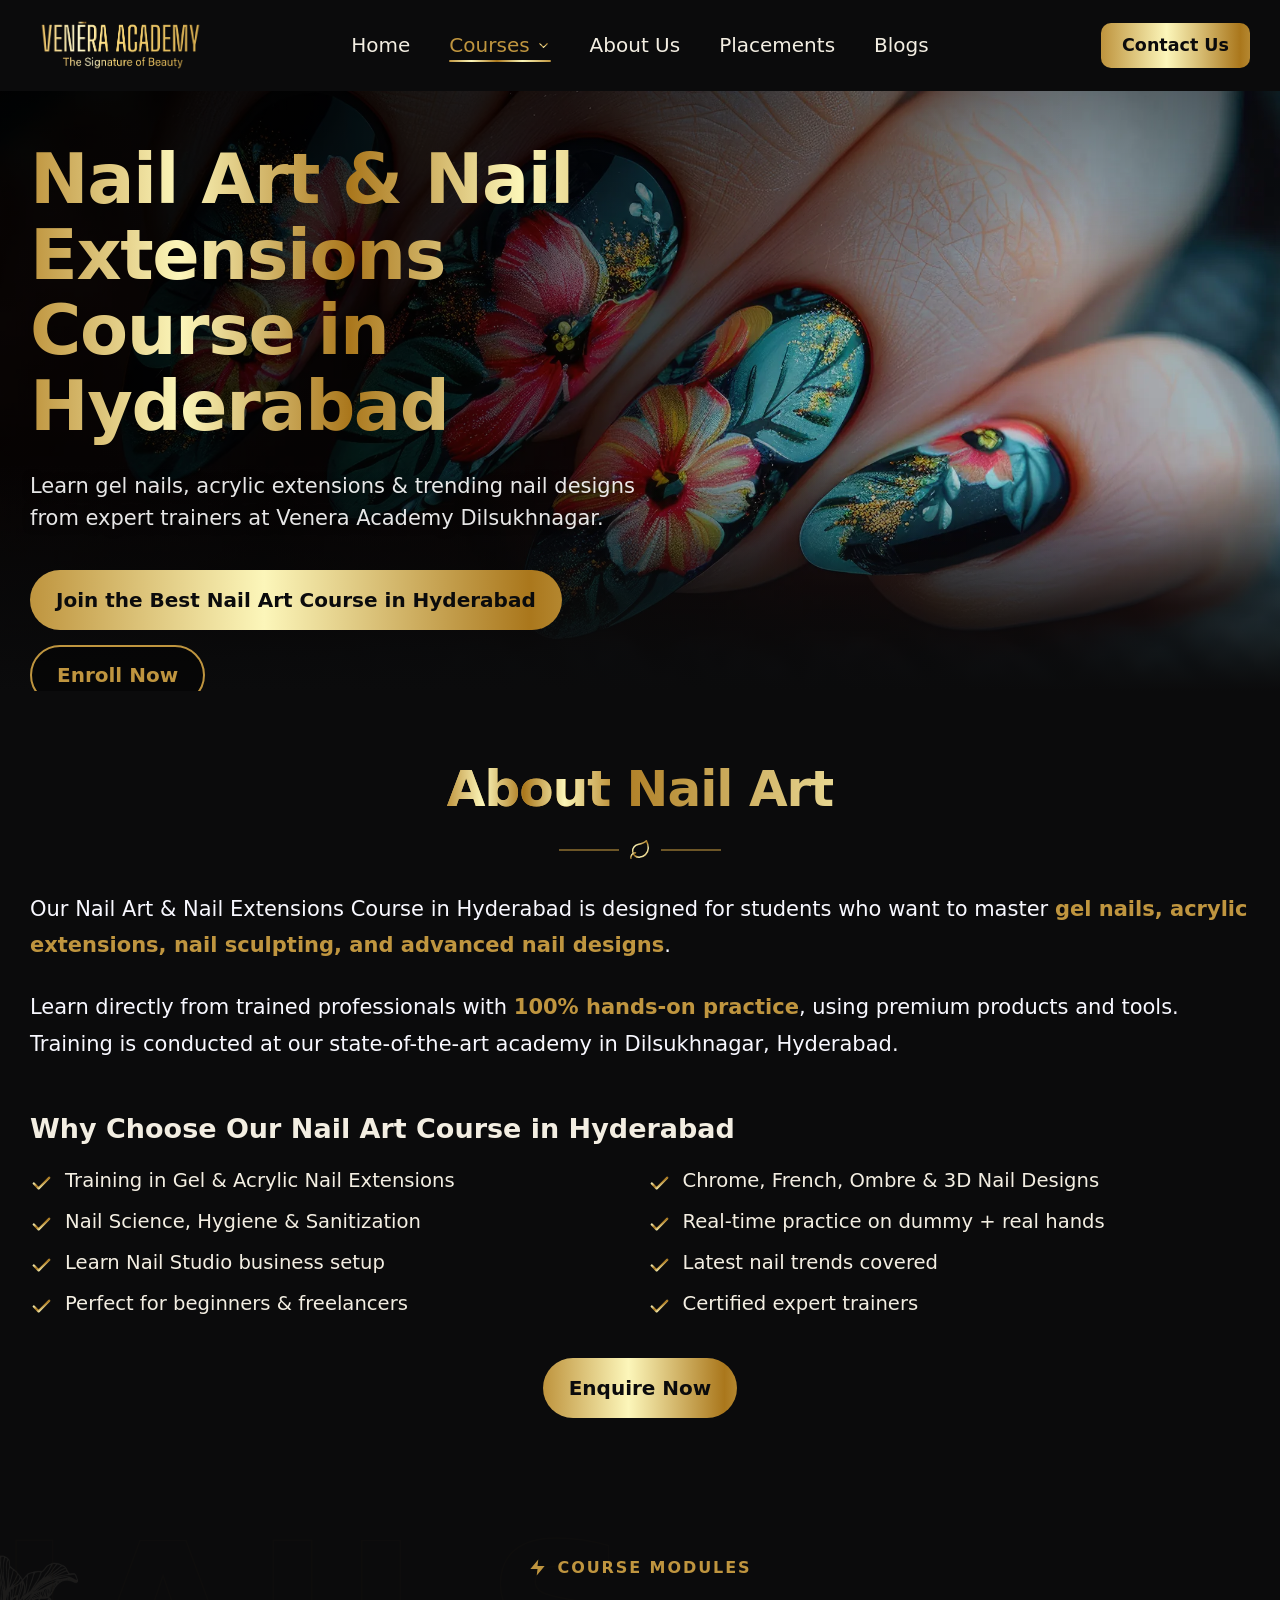
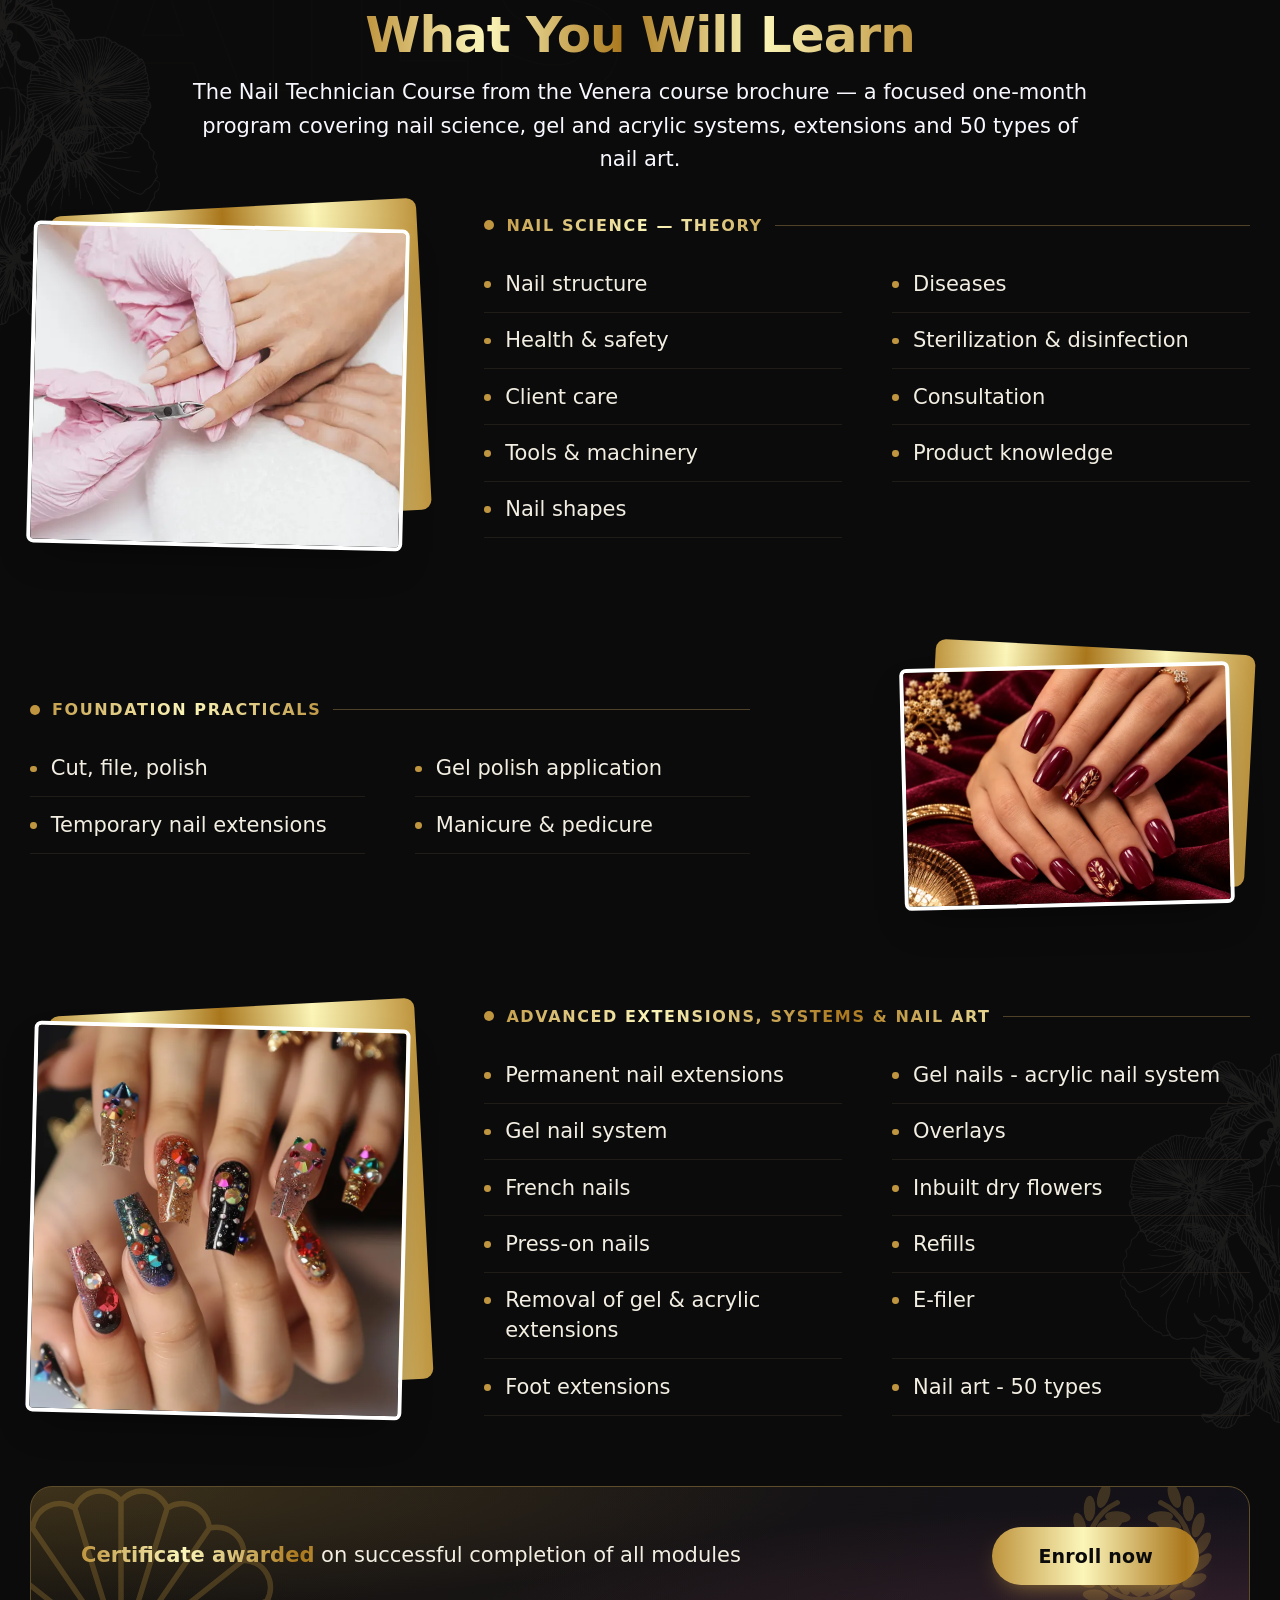
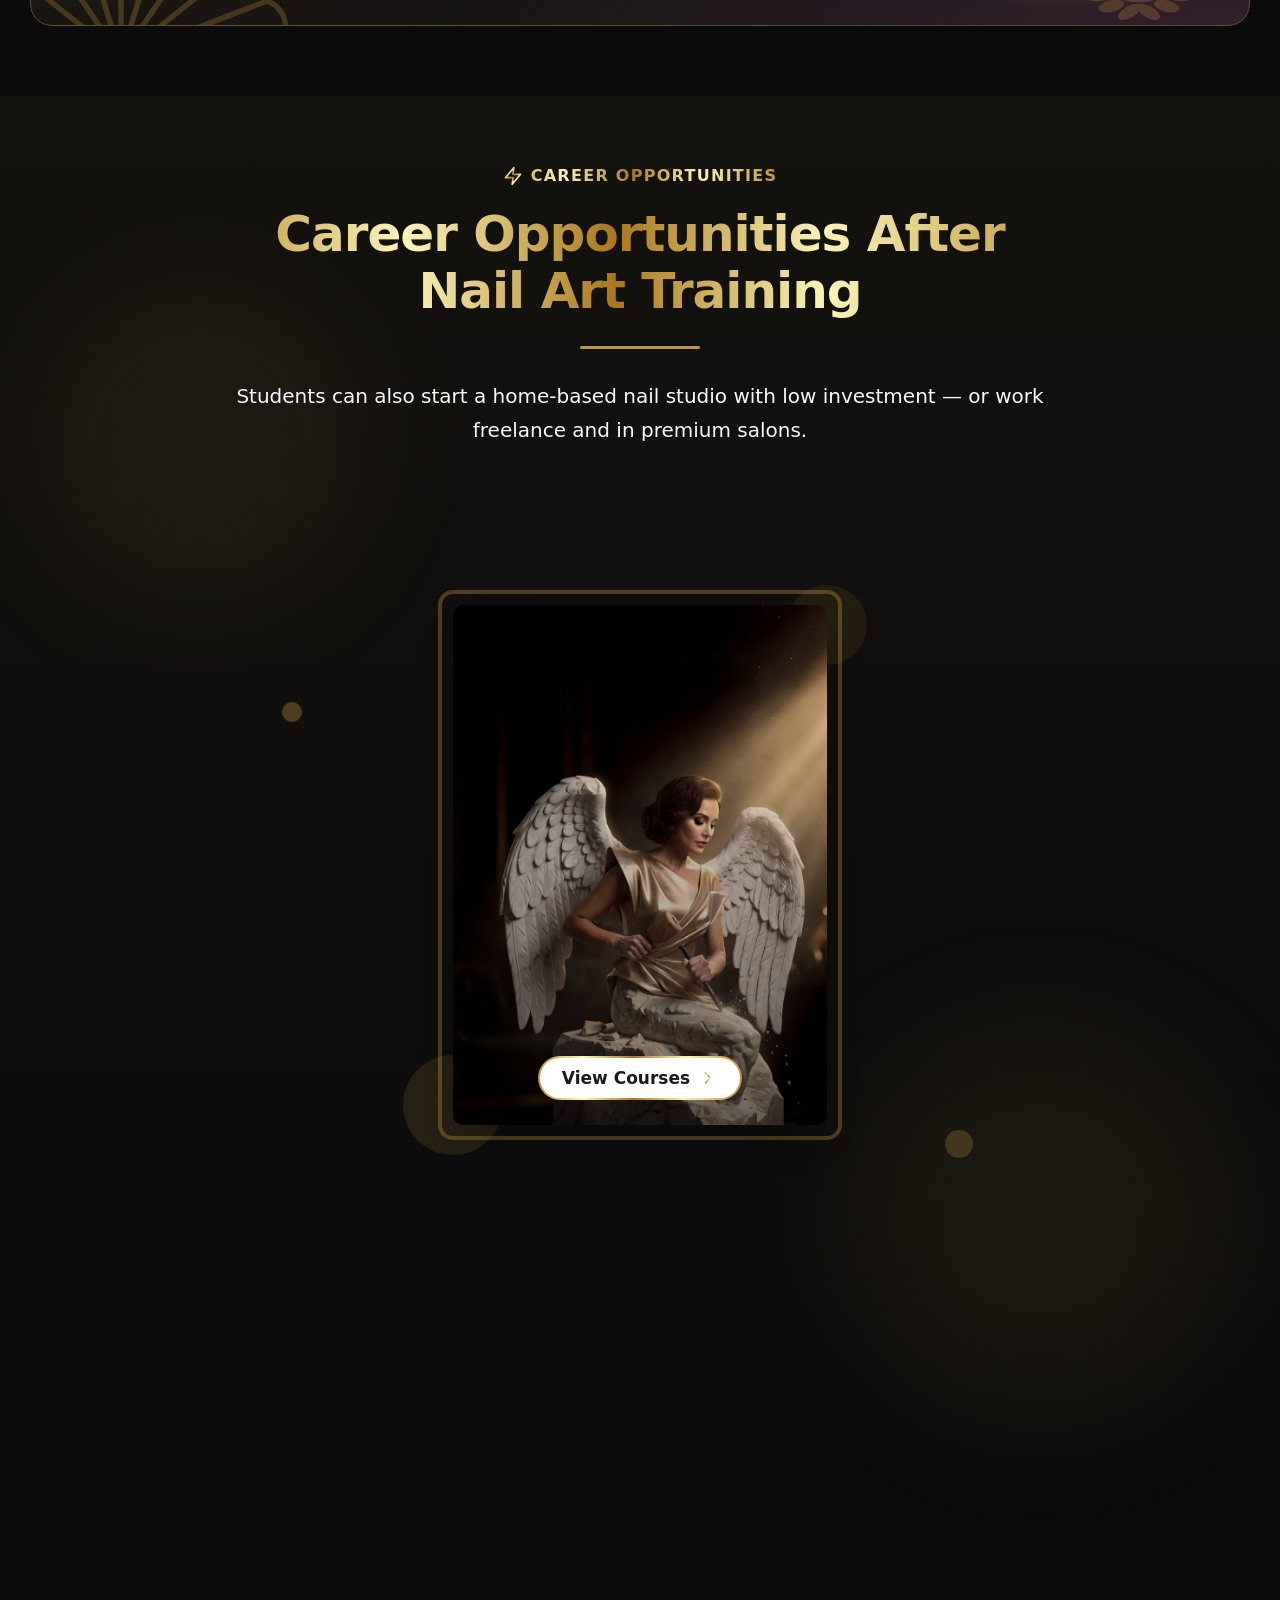
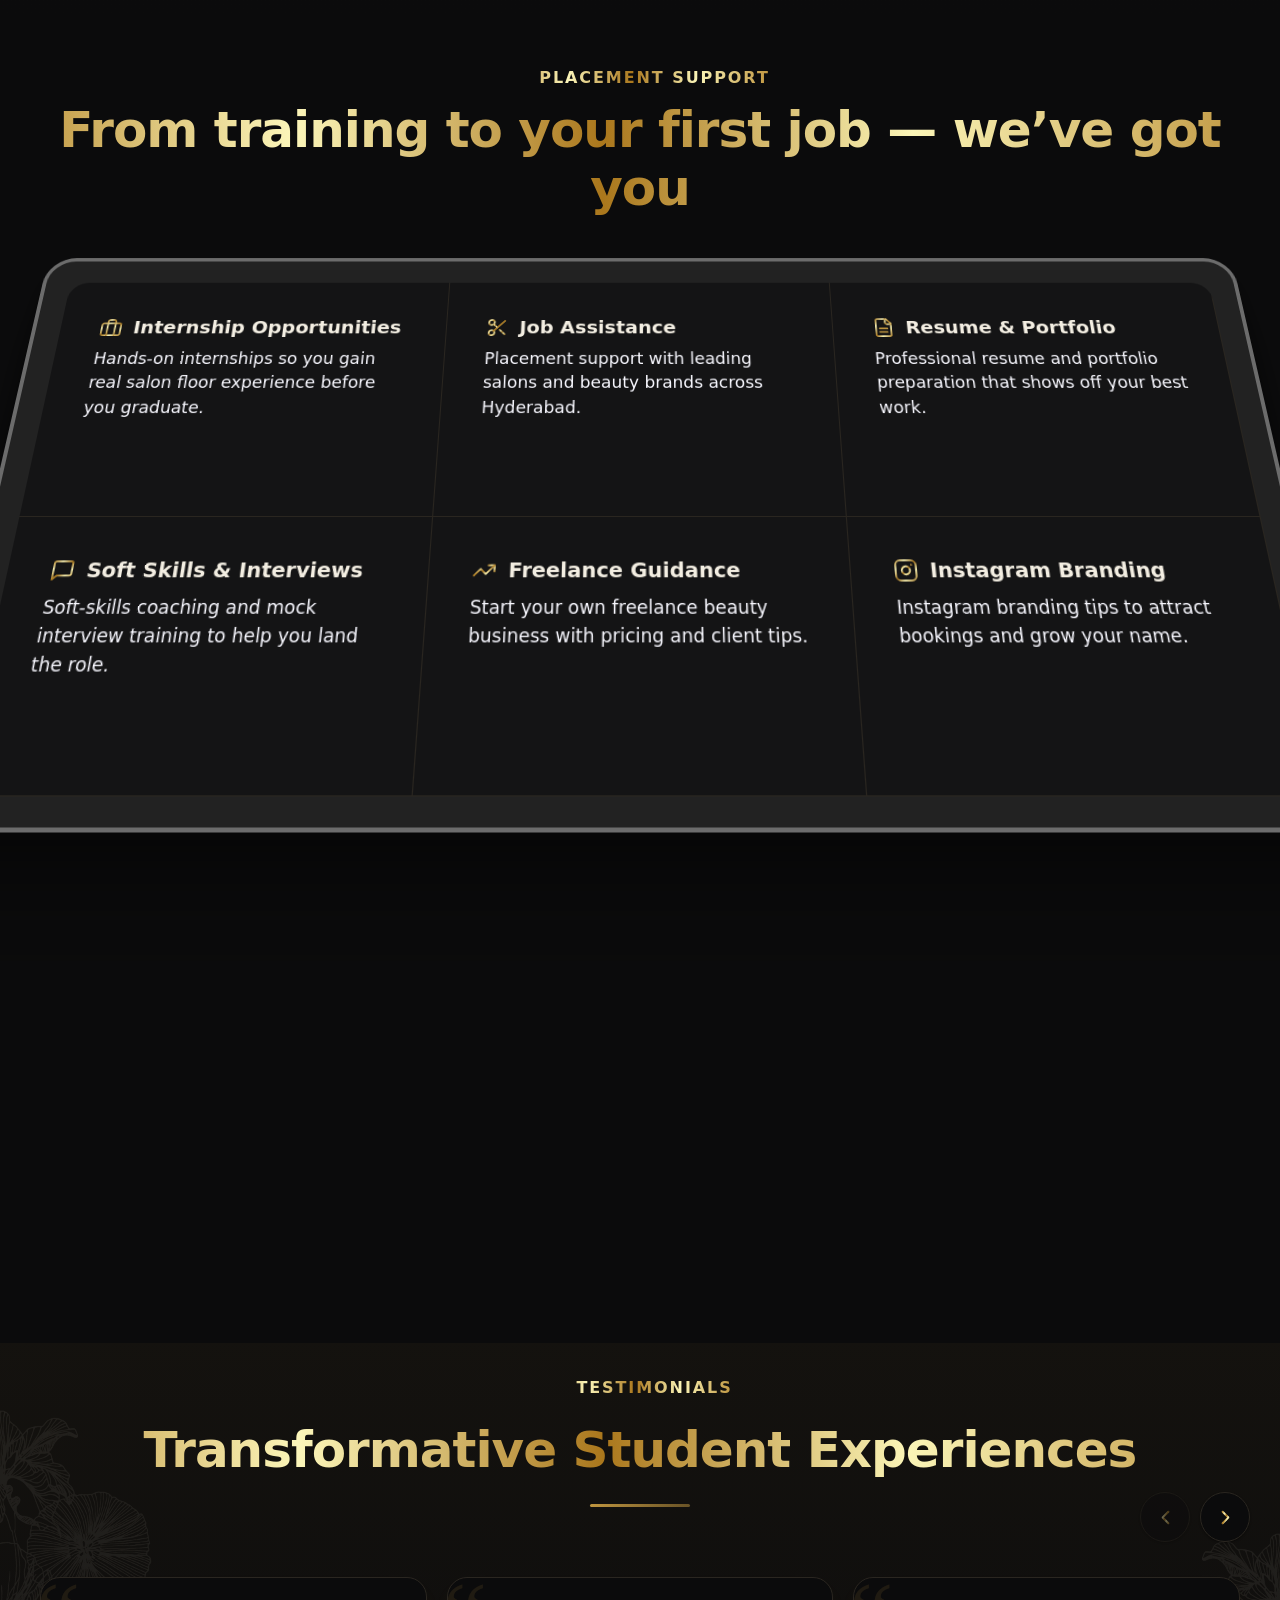
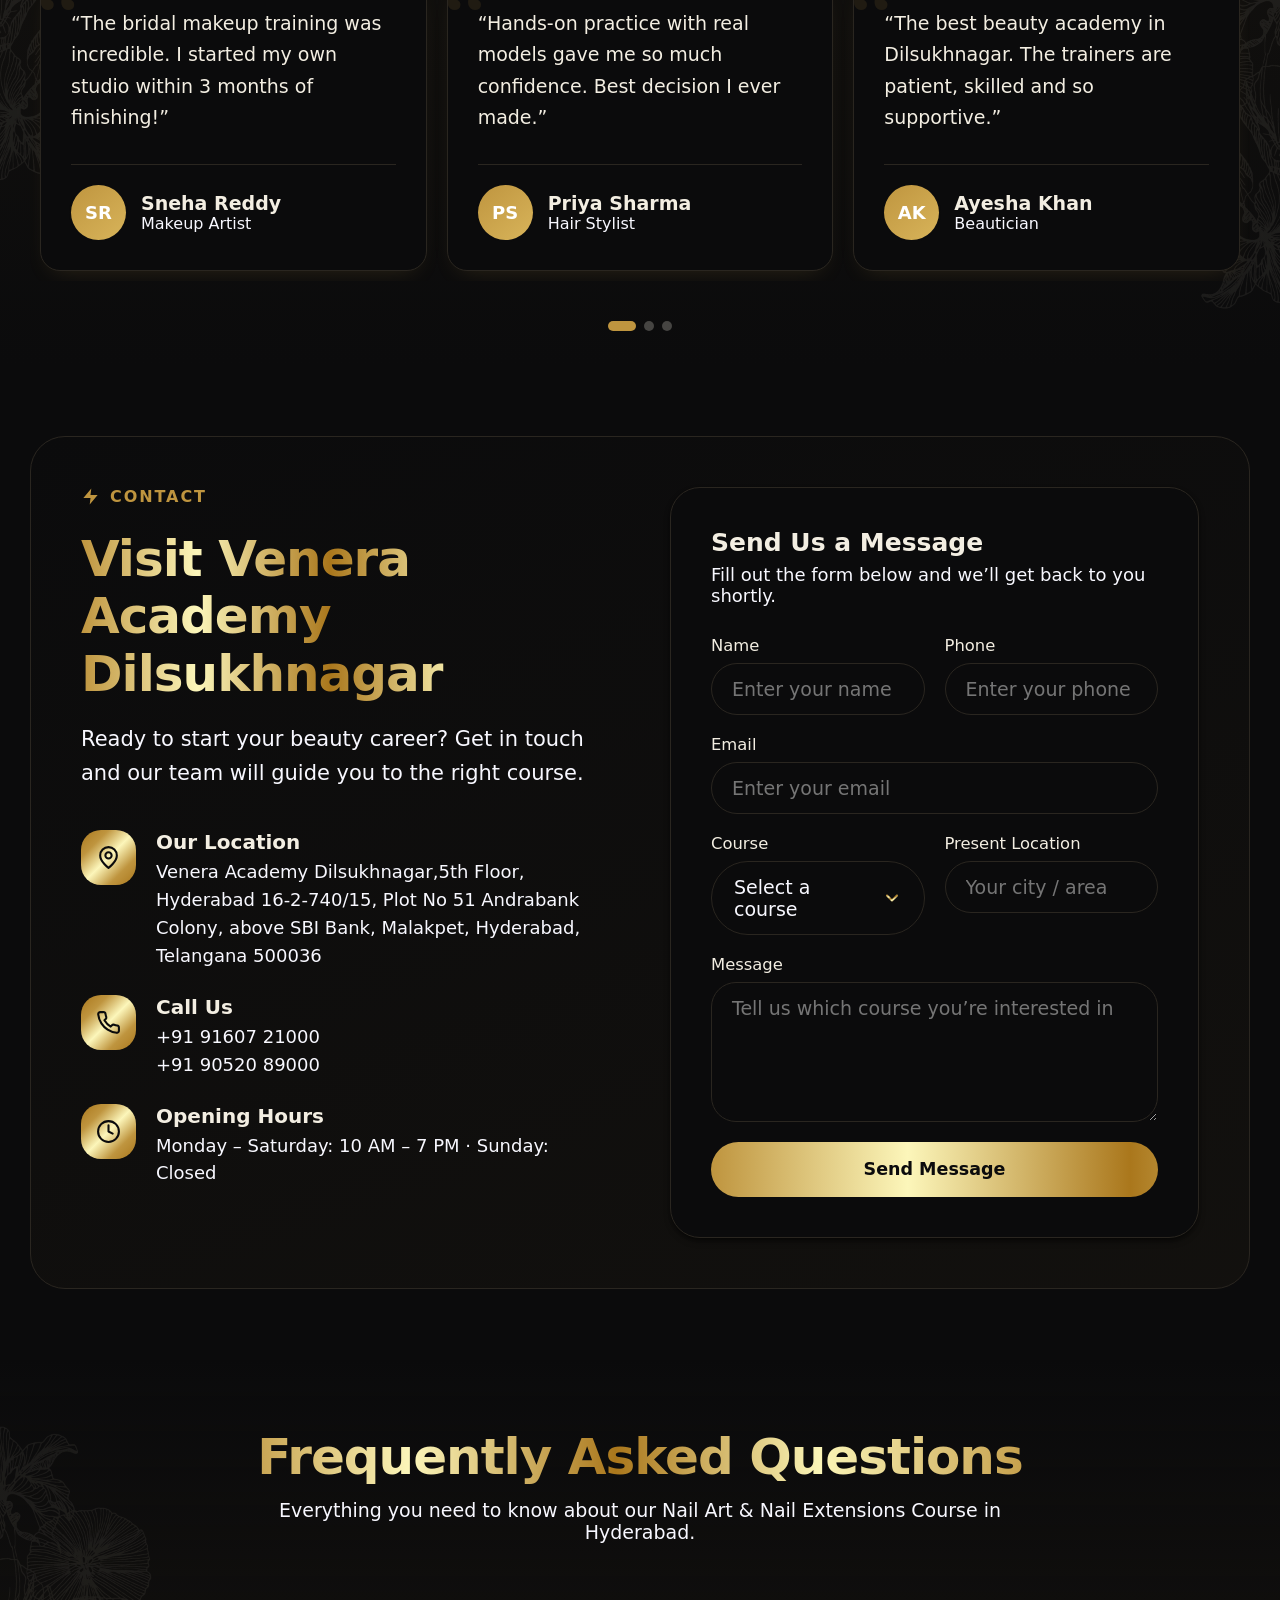
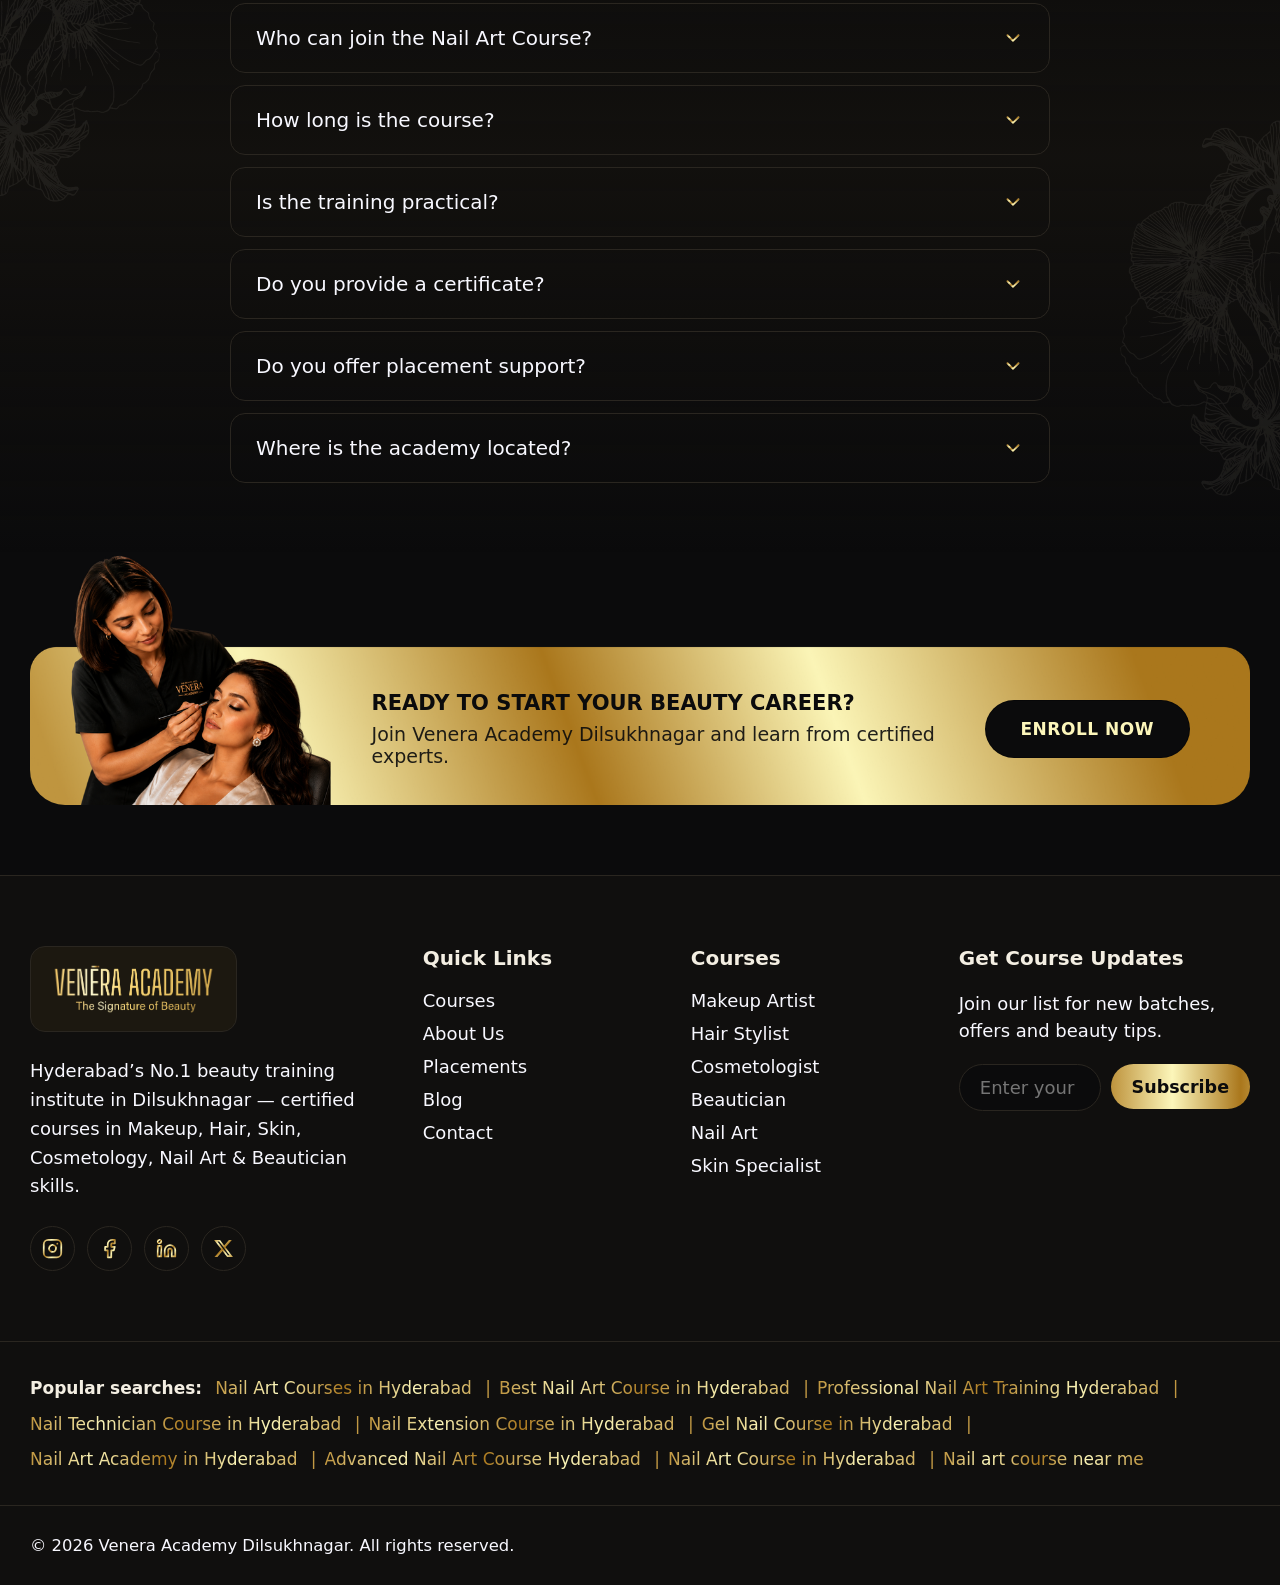
<file: nail.html>
<!DOCTYPE html>
<html lang="en-IN">

<head>
	<meta charset="UTF-8">
	<meta name="viewport" content="width=device-width, initial-scale=1.0">
	<link rel="icon" type="image/png" sizes="16x16" href="assets/img/favicon-16.png">
	<link rel="icon" type="image/png" sizes="32x32" href="assets/img/favicon-32.png">
	<link rel="icon" type="image/png" sizes="48x48" href="assets/img/favicon-48.png">
	<link rel="icon" type="image/png" sizes="256x256" href="assets/img/favicon.png">
	<link rel="apple-touch-icon" sizes="180x180" href="assets/img/apple-touch-icon.png">
	<link rel="manifest" href="site.webmanifest">
	<title>Nail Art & Nail Extensions Course in Hyderabad | Venera Academy Dilsukhnagar</title>
	<meta name="description" content="Nail Art & Nail Extensions Course in Hyderabad — gel nails, acrylic extensions & trending nail designs with 100% hands-on training at Venera Academy Dilsukhnagar.">
	<meta name="keywords" content="nail art course Hyderabad, nail technician course, gel nail course, nail extension course, nail art academy Hyderabad, Venera Academy">
	<meta name="author" content="Venera Academy Dilsukhnagar">
	<meta name="robots" content="index, follow, max-snippet:-1, max-image-preview:large, max-video-preview:-1">
	<meta name="theme-color" content="#0B0B0C">
	<link rel="canonical" href="https://www.venera-academy.com/nail.html">
	<!-- Local / GEO -->
	<meta name="geo.region" content="IN-TG">
	<meta name="geo.placename" content="Dilsukhnagar, Malakpet, Hyderabad">
	<meta name="geo.position" content="17.3746;78.5063">
	<meta name="ICBM" content="17.3746, 78.5063">
	<meta name="business:contact_data:street_address" content="5th Floor, 16-2-740/15, Plot No 51, Andrabank Colony, above SBI Bank">
	<meta name="business:contact_data:locality" content="Malakpet, Hyderabad">
	<meta name="business:contact_data:region" content="Telangana">
	<meta name="business:contact_data:postal_code" content="500036">
	<meta name="business:contact_data:country_name" content="India">
	<meta name="business:contact_data:phone_number" content="+91-91607-21000">
	<meta name="business:contact_data:email" content="info@veneraacademy.in">
	<!-- Open Graph -->
	<meta property="og:type" content="website">
	<meta property="og:site_name" content="Venera Academy Dilsukhnagar">
	<meta property="og:title" content="Nail Art & Nail Extensions Course in Hyderabad | Venera Academy Dilsukhnagar">
	<meta property="og:description" content="Nail Art & Nail Extensions Course in Hyderabad — gel nails, acrylic extensions & trending nail designs with 100% hands-on training at Venera Academy Dilsukhnagar.">
	<meta property="og:url" content="https://www.venera-academy.com/nail.html">
	<meta property="og:locale" content="en_IN">
	<meta property="og:image" content="https://www.venera-academy.com/assets/img/beauty-training-institute-hyderabad-hero.png">
	<meta property="og:image:secure_url" content="https://www.venera-academy.com/assets/img/beauty-training-institute-hyderabad-hero.png">
	<meta property="og:image:type" content="image/png">
	<meta property="og:image:width" content="1920">
	<meta property="og:image:height" content="900">
	<meta property="og:image:alt" content="Venera Academy Dilsukhnagar — beauty training institute in Hyderabad">
	<!-- Twitter / X -->
	<meta name="twitter:card" content="summary_large_image">
	<meta name="twitter:site" content="@veneraacademy">
	<meta name="twitter:creator" content="@veneraacademy">
	<meta name="twitter:title" content="Nail Art & Nail Extensions Course in Hyderabad | Venera Academy Dilsukhnagar">
	<meta name="twitter:description" content="Nail Art & Nail Extensions Course in Hyderabad — gel nails, acrylic extensions & trending nail designs with 100% hands-on training at Venera Academy Dilsukhnagar.">
	<meta name="twitter:image" content="https://www.venera-academy.com/assets/img/beauty-training-institute-hyderabad-hero.png">
	<meta name="twitter:image:alt" content="Venera Academy Dilsukhnagar — beauty training institute in Hyderabad">
	<link rel="stylesheet" href="css/styles.css">
	<!-- SEO:START — structured data (schema.org). Generated; keep in sync with visible page content. -->
	<script type="application/ld+json">
	{
		"@context": "https://schema.org",
		"@graph": [
			{
				"@type": [
					"EducationalOrganization",
					"LocalBusiness"
				],
				"@id": "https://www.venera-academy.com/#localbusiness",
				"name": "Venera Academy Dilsukhnagar",
				"alternateName": [
					"Venera Academy",
					"Venera Beauty Academy Hyderabad"
				],
				"url": "https://www.venera-academy.com/",
				"logo": {
					"@type": "ImageObject",
					"url": "https://www.venera-academy.com/assets/img/venera-academy-logo-gold.png",
					"width": 1500,
					"height": 465
				},
				"image": "https://www.venera-academy.com/assets/img/beauty-training-institute-hyderabad-hero.png",
				"description": "Venera Academy Dilsukhnagar is a leading beauty training institute in Hyderabad offering certified courses in Makeup, Hair Styling, Skin, Cosmetology, Nail Art and Beautician skills with 100% practical training and placement support.",
				"telephone": "+91-91607-21000",
				"email": "info@veneraacademy.in",
				"priceRange": "₹₹",
				"currenciesAccepted": "INR",
				"address": {
					"@type": "PostalAddress",
					"streetAddress": "5th Floor, 16-2-740/15, Plot No 51, Andrabank Colony, above SBI Bank",
					"addressLocality": "Malakpet",
					"addressRegion": "Telangana",
					"postalCode": "500036",
					"addressCountry": "IN"
				},
				"geo": {
					"@type": "GeoCoordinates",
					"latitude": "17.3746",
					"longitude": "78.5063"
				},
				"hasMap": "https://www.google.com/maps?q=Andrabank+Colony,+Malakpet,+Hyderabad,+Telangana+500036",
				"openingHoursSpecification": [
					{
						"@type": "OpeningHoursSpecification",
						"dayOfWeek": [
							"Monday",
							"Tuesday",
							"Wednesday",
							"Thursday",
							"Friday",
							"Saturday"
						],
						"opens": "10:00",
						"closes": "19:00"
					}
				],
				"areaServed": [
					{
						"@type": "City",
						"name": "Hyderabad"
					},
					{
						"@type": "City",
						"name": "Secunderabad"
					},
					{
						"@type": "AdministrativeArea",
						"name": "Telangana"
					}
				],
				"knowsAbout": [
					"Bridal Makeup",
					"HD Makeup",
					"Airbrush Makeup",
					"Hair Cutting",
					"Hair Coloring",
					"Keratin Treatment",
					"Cosmetology",
					"Skin Care Treatments",
					"Nail Art",
					"Nail Extensions",
					"Beauty Therapy",
					"Salon Management"
				],
				"sameAs": [
					"https://www.instagram.com/veneraacademyofficial/",
					"https://www.facebook.com/VeneraAcademyofficial",
					"https://www.linkedin.com/company/veneraacademy",
					"https://x.com/veneraacademy"
				],
				"contactPoint": [
					{
						"@type": "ContactPoint",
						"telephone": "+91-91607-21000",
						"contactType": "admissions",
						"email": "info@veneraacademy.in",
						"areaServed": "IN",
						"availableLanguage": [
							"en",
							"te",
							"hi"
						]
					}
				]
			},
			{
				"@type": "WebSite",
				"@id": "https://www.venera-academy.com/#website",
				"url": "https://www.venera-academy.com/",
				"name": "Venera Academy Dilsukhnagar",
				"publisher": {
					"@id": "https://www.venera-academy.com/#localbusiness"
				},
				"inLanguage": "en-IN",
				"potentialAction": {
					"@type": "SearchAction",
					"target": {
						"@type": "EntryPoint",
						"urlTemplate": "https://www.venera-academy.com/blog.html?q={search_term_string}"
					},
					"query-input": "required name=search_term_string"
				}
			},
			{
				"@type": "WebPage",
				"@id": "https://www.venera-academy.com/nail.html#webpage",
				"url": "https://www.venera-academy.com/nail.html",
				"name": "Nail Art & Nail Extensions Course in Hyderabad | Venera Academy Dilsukhnagar",
				"description": "Nail Art & Nail Extensions Course in Hyderabad — gel nails, acrylic extensions & trending nail designs with 100% hands-on training at Venera Academy Dilsukhnagar.",
				"isPartOf": {
					"@id": "https://www.venera-academy.com/#website"
				},
				"about": {
					"@id": "https://www.venera-academy.com/#localbusiness"
				},
				"inLanguage": "en-IN",
				"primaryImageOfPage": {
					"@type": "ImageObject",
					"url": "https://www.venera-academy.com/assets/img/beauty-training-institute-hyderabad-hero.png"
				},
				"breadcrumb": {
					"@id": "https://www.venera-academy.com/nail.html#breadcrumb"
				},
				"speakable": {
					"@type": "SpeakableSpecification",
					"cssSelector": [
						"h1",
						".hero-sub",
						".chero-sub",
						".about-hero p"
					]
				}
			},
			{
				"@type": "BreadcrumbList",
				"@id": "https://www.venera-academy.com/nail.html#breadcrumb",
				"itemListElement": [
					{
						"@type": "ListItem",
						"position": 1,
						"name": "Home",
						"item": "https://www.venera-academy.com/"
					},
					{
						"@type": "ListItem",
						"position": 2,
						"name": "Courses",
						"item": "https://www.venera-academy.com/#courses"
					},
					{
						"@type": "ListItem",
						"position": 3,
						"name": "Nail Art Course",
						"item": "https://www.venera-academy.com/nail.html"
					}
				]
			},
			{
				"@type": "Course",
				"@id": "https://www.venera-academy.com/nail.html#course",
				"name": "Nail Art & Nail Extensions Course in Hyderabad",
				"description": "Nail technology training covering gel nails, acrylic extensions and trending nail art designs.",
				"url": "https://www.venera-academy.com/nail.html",
				"provider": {
					"@id": "https://www.venera-academy.com/#localbusiness"
				},
				"inLanguage": "en-IN",
				"educationalLevel": "Beginner to Advanced",
				"teaches": "Nail technology training covering gel nails, acrylic extensions and trending nail art designs.",
				"isAccessibleForFree": false,
				"offers": {
					"@type": "Offer",
					"category": "Paid",
					"priceCurrency": "INR",
					"availability": "https://schema.org/InStock",
					"url": "https://www.venera-academy.com/contact.html"
				},
				"hasCourseInstance": [
					{
						"@type": "CourseInstance",
						"courseMode": [
							"Onsite",
							"InPerson"
						],
						"courseWorkload": "P1M",
						"location": {
							"@type": "Place",
							"name": "Venera Academy Dilsukhnagar",
							"address": {
								"@type": "PostalAddress",
								"streetAddress": "5th Floor, 16-2-740/15, Plot No 51, Andrabank Colony, above SBI Bank",
								"addressLocality": "Malakpet",
								"addressRegion": "Telangana",
								"postalCode": "500036",
								"addressCountry": "IN"
							}
						},
						"instructor": {
							"@type": "Organization",
							"name": "Venera Academy Dilsukhnagar"
						}
					}
				],
				"occupationalCredentialAwarded": "Professional Certification in Nail Art & Nail Extensions Course",
				"coursePrerequisites": "No prior experience required"
			},
			{
				"@type": "FAQPage",
				"@id": "https://www.venera-academy.com/nail.html#faq",
				"mainEntity": [
					{
						"@type": "Question",
						"name": "Who can join the Nail Art Course?",
						"acceptedAnswer": {
							"@type": "Answer",
							"text": "Anyone can join — the course is designed for beginners and aspiring beauty professionals. No prior experience is required."
						}
					},
					{
						"@type": "Question",
						"name": "How long is the course?",
						"acceptedAnswer": {
							"@type": "Answer",
							"text": "The Nail Technician Course runs for 1 month. Batches are flexible, so you can choose timings that suit you."
						}
					},
					{
						"@type": "Question",
						"name": "Is the training practical?",
						"acceptedAnswer": {
							"@type": "Answer",
							"text": "Yes — it is 100% practical, with hands-on sessions on real clients across every module using professional products."
						}
					},
					{
						"@type": "Question",
						"name": "Do you provide a certificate?",
						"acceptedAnswer": {
							"@type": "Answer",
							"text": "Yes. On successful completion you receive a recognized certification that helps you build a professional career."
						}
					},
					{
						"@type": "Question",
						"name": "Do you offer placement support?",
						"acceptedAnswer": {
							"@type": "Answer",
							"text": "Absolutely — we provide job assistance with leading salons, plus portfolio and interview preparation."
						}
					},
					{
						"@type": "Question",
						"name": "Where is the academy located?",
						"acceptedAnswer": {
							"@type": "Answer",
							"text": "We are centrally located in Dilsukhnagar, Hyderabad — easy to reach from across the city."
						}
					}
				]
			}
		]
	}
	</script>
	<!-- SEO:END -->
</head>

<body>
	<!-- gold gradient for SVG icons -->
	<svg aria-hidden="true" focusable="false" width="0" height="0" style="position:absolute" xmlns="http://www.w3.org/2000/svg">
		<linearGradient id="gold-grad" x1="0" y1="0" x2="1" y2="1">
			<stop offset="0" stop-color="#BF953F"/>
			<stop offset="0.22" stop-color="#FCF6BA"/>
			<stop offset="0.5" stop-color="#AA771C"/>
			<stop offset="0.72" stop-color="#FBF5B7"/>
			<stop offset="1" stop-color="#BF953F"/>
		</linearGradient>
	</svg>
	<header class="header" id="header">
		<nav class="nav">
			<div class="nav-left">
				<a href="index.html" class="logo" aria-label="Venera Academy home" title="Venera Academy home">
					<img src="assets/img/venera-academy-logo-gold.png" alt="Venera Academy Dilsukhnagar" title="Venera Academy Dilsukhnagar — home" width="1500" height="465" loading="eager" decoding="async">
				</a>

				<!-- Desktop navigation -->
				<div class="nav-menu" id="nav-menu">
					<a href="index.html" class="nav-link" title="Home">Home</a>
					<!-- Courses -->
					<div class="nav-item" data-menu="product">
						<a class="nav-trigger" href="courses.html" title="Courses" aria-haspopup="true" aria-expanded="false">
							Courses
							<svg class="chevron" viewBox="0 0 24 24" fill="none" stroke="currentColor" stroke-width="2" stroke-linecap="round" stroke-linejoin="round"><polyline points="6 9 12 15 18 9"></polyline></svg>
						</a>
						<div class="dropdown" role="menu">
							<div class="dropdown-panel">
								<ul class="grid grid-2" id="product-list"></ul>
								<div class="dropdown-footer">
									<p>Not sure which to pick? <a href="tel:9160721000" title="Talk to a counsellor">Talk to a counsellor</a></p>
								</div>
							</div>
						</div>
					</div>

					<a href="about.html" class="nav-link" title="About Us">About Us</a>
					<a href="placements.html" class="nav-link" title="Placements">Placements</a>
					<a href="blog.html" class="nav-link" title="Blogs">Blogs</a>
				</div>
			</div>

			<div class="nav-actions">
				<a href="contact.html" class="btn btn-primary" title="Contact Us">Contact Us</a>
			</div>

			<button class="btn btn-outline btn-icon menu-toggle" id="menu-toggle" aria-expanded="false" aria-controls="mobile-menu" aria-label="Toggle menu">
				<svg class="menu-icon" viewBox="0 0 24 24" fill="none" stroke="currentColor" stroke-width="2" stroke-linecap="round" stroke-linejoin="round">
					<line class="line line-top" x1="3" y1="6" x2="21" y2="6"></line>
					<line class="line line-mid" x1="3" y1="12" x2="21" y2="12"></line>
					<line class="line line-bot" x1="3" y1="18" x2="21" y2="18"></line>
				</svg>
			</button>
		</nav>
	</header>

	<!-- Mobile menu (populated + toggled by JS) -->
	<div class="mobile-menu" id="mobile-menu" aria-hidden="true">
		<div class="mobile-menu-inner">
			<div class="mobile-links">
				<a href="index.html" class="mobile-link" title="Home">Home</a>
					<a href="courses.html" class="mobile-section mobile-link" title="Courses">Courses</a>
				<div id="m-product"></div>
					<a href="about.html" class="mobile-link" title="About Us">About Us</a>
					<a href="placements.html" class="mobile-link" title="Placements">Placements</a>
					<a href="blog.html" class="mobile-link" title="Blogs">Blogs</a>
			</div>
			<div class="mobile-actions">
				<a href="contact.html" class="btn btn-primary btn-block" title="Contact Us">Contact Us</a>
			</div>
		</div>
	</div>

	<main>
		<!-- Hero (full image, animated entrance) -->
		<section class="chero chero--image chero--left">
			<div class="chero-bg" aria-hidden="true">
				<img src="assets/img/hero/hero-nail.webp" srcset="assets/img/hero/hero-nail-1200.webp 1200w, assets/img/hero/hero-nail.webp 2400w" sizes="100vw" alt="" width="2400" height="1000" loading="eager" fetchpriority="high" decoding="async">
			</div>
			<div class="chero-overlay" aria-hidden="true"></div>

			<div class="chero-inner">
				<h1 class="chero-title anim anim-2">Nail Art &amp; Nail Extensions Course in Hyderabad</h1>
				<p class="chero-sub anim anim-3">Learn gel nails, acrylic extensions &amp; trending nail designs from expert trainers at Venera Academy Dilsukhnagar.</p>

				<div class="chero-actions anim anim-4">
					<a href="#contact" class="btn btn-primary btn-lg chero-pill-btn" title="Join the Best Nail Art Course in Hyderabad">Join the Best Nail Art Course in Hyderabad</a>
					<a href="tel:9160721000" class="btn btn-lg chero-outline-gold" title="Enroll Now">Enroll Now</a>
				</div>
			</div>
		</section>

		<!-- Course detail -->
		<section class="course-detail" id="about">
			<div class="cd-inner">
				<div class="cd-head">
					<h2 class="cd-title"><span>About</span> Nail Art</h2>
					<div class="leaf-divider">
						<span class="ld-line"></span>
						<svg viewBox="0 0 24 24" fill="none" stroke="currentColor" stroke-width="1.6" stroke-linecap="round" stroke-linejoin="round"><path d="M11 20A7 7 0 0 1 9.8 6.1C15.5 5 17 4.48 19 2c1 2 2 4.18 2 8 0 5.5-4.78 10-10 10Z"/><path d="M2 21c0-3 1.85-5.36 5.08-6"/></svg>
						<span class="ld-line"></span>
					</div>
				</div>
				<p>Our Nail Art &amp; Nail Extensions Course in Hyderabad is designed for students who want to master <strong>gel nails, acrylic extensions, nail sculpting, and advanced nail designs</strong>.</p>
				<p>Learn directly from trained professionals with <strong>100% hands-on practice</strong>, using premium products and tools. Training is conducted at our state-of-the-art academy in Dilsukhnagar, Hyderabad.</p>

				<h3 class="cd-sub">Why Choose Our Nail Art Course in Hyderabad</h3>
				<ul class="cd-list">
					<li><svg viewBox="0 0 24 24" fill="none" stroke="currentColor" stroke-width="2.5" stroke-linecap="round" stroke-linejoin="round"><polyline points="20 6 9 17 4 12"></polyline></svg>Training in Gel &amp; Acrylic Nail Extensions</li>
					<li><svg viewBox="0 0 24 24" fill="none" stroke="currentColor" stroke-width="2.5" stroke-linecap="round" stroke-linejoin="round"><polyline points="20 6 9 17 4 12"></polyline></svg>Chrome, French, Ombre &amp; 3D Nail Designs</li>
					<li><svg viewBox="0 0 24 24" fill="none" stroke="currentColor" stroke-width="2.5" stroke-linecap="round" stroke-linejoin="round"><polyline points="20 6 9 17 4 12"></polyline></svg>Nail Science, Hygiene &amp; Sanitization</li>
					<li><svg viewBox="0 0 24 24" fill="none" stroke="currentColor" stroke-width="2.5" stroke-linecap="round" stroke-linejoin="round"><polyline points="20 6 9 17 4 12"></polyline></svg>Real-time practice on dummy + real hands</li>
					<li><svg viewBox="0 0 24 24" fill="none" stroke="currentColor" stroke-width="2.5" stroke-linecap="round" stroke-linejoin="round"><polyline points="20 6 9 17 4 12"></polyline></svg>Learn Nail Studio business setup</li>
					<li><svg viewBox="0 0 24 24" fill="none" stroke="currentColor" stroke-width="2.5" stroke-linecap="round" stroke-linejoin="round"><polyline points="20 6 9 17 4 12"></polyline></svg>Latest nail trends covered</li>
					<li><svg viewBox="0 0 24 24" fill="none" stroke="currentColor" stroke-width="2.5" stroke-linecap="round" stroke-linejoin="round"><polyline points="20 6 9 17 4 12"></polyline></svg>Perfect for beginners &amp; freelancers</li>
					<li><svg viewBox="0 0 24 24" fill="none" stroke="currentColor" stroke-width="2.5" stroke-linecap="round" stroke-linejoin="round"><polyline points="20 6 9 17 4 12"></polyline></svg>Certified expert trainers</li>
				</ul>
				<a href="tel:9160721000" class="btn btn-primary btn-lg" title="Enquire Now">Enquire Now</a>
			</div>
		</section>

		<!-- Course Modules (feature grid) -->
		<section class="course-modules" id="modules" data-watermark="NAILS">
			<div class="cm-inner">
				<span class="badge-pill">Course Modules</span>
				<div class="cm-head">
					<h2>What You Will Learn</h2>
					<p>The Nail Technician Course from the Venera course brochure — a focused one-month program covering nail science, gel and acrylic systems, extensions and 50 types of nail art.</p>
				</div>
				<div class="cm-group cm-group--split">
					<div class="cm-shot">
						<img src="assets/img/library/manicured-hands-top-view.webp" srcset="assets/img/library/manicured-hands-top-view-800.webp 800w, assets/img/library/manicured-hands-top-view.webp 1600w" sizes="(min-width: 900px) 38vw, 100vw" width="1600" height="1067" loading="lazy" decoding="async" alt="Nail science and nail care fundamentals">
					</div>
					<div class="cm-body">
						<h3 class="cm-subtitle">Nail Science — Theory</h3>
						<div class="cm-grid">
							<div class="cm-item"><p>Nail structure</p></div>
							<div class="cm-item"><p>Diseases</p></div>
							<div class="cm-item"><p>Health &amp; safety</p></div>
							<div class="cm-item"><p>Sterilization &amp; disinfection</p></div>
							<div class="cm-item"><p>Client care</p></div>
							<div class="cm-item"><p>Consultation</p></div>
							<div class="cm-item"><p>Tools &amp; machinery</p></div>
							<div class="cm-item"><p>Product knowledge</p></div>
							<div class="cm-item"><p>Nail shapes</p></div>
						</div>
					</div>
				</div>
				<div class="cm-group cm-group--split cm-group--flip cm-group--short">
					<div class="cm-shot">
						<img src="assets/img/library/nail-art-burgundy-gold.webp" srcset="assets/img/library/nail-art-burgundy-gold-800.webp 800w, assets/img/library/nail-art-burgundy-gold.webp 1448w" sizes="(min-width: 900px) 38vw, 100vw" width="1448" height="1086" loading="lazy" decoding="async" alt="Gel polish application with gold nail art detail">
					</div>
					<div class="cm-body">
						<h3 class="cm-subtitle">Foundation Practicals</h3>
						<div class="cm-grid">
							<div class="cm-item"><p>Cut, file, polish</p></div>
							<div class="cm-item"><p>Gel polish application</p></div>
							<div class="cm-item"><p>Temporary nail extensions</p></div>
							<div class="cm-item"><p>Manicure &amp; pedicure</p></div>
						</div>
					</div>
				</div>
				<div class="cm-group cm-group--split">
					<div class="cm-shot">
						<img src="assets/img/library/nail-art-crystal-extensions.webp" srcset="assets/img/library/nail-art-crystal-extensions-800.webp 800w, assets/img/library/nail-art-crystal-extensions.webp 1600w" sizes="(min-width: 900px) 38vw, 100vw" width="1600" height="1600" loading="lazy" decoding="async" alt="Acrylic nail extensions with crystal work">
					</div>
					<div class="cm-body">
						<h3 class="cm-subtitle">Advanced Extensions, Systems &amp; Nail Art</h3>
						<div class="cm-grid">
							<div class="cm-item"><p>Permanent nail extensions</p></div>
							<div class="cm-item"><p>Gel nails - acrylic nail system</p></div>
							<div class="cm-item"><p>Gel nail system</p></div>
							<div class="cm-item"><p>Overlays</p></div>
							<div class="cm-item"><p>French nails</p></div>
							<div class="cm-item"><p>Inbuilt dry flowers</p></div>
							<div class="cm-item"><p>Press-on nails</p></div>
							<div class="cm-item"><p>Refills</p></div>
							<div class="cm-item"><p>Removal of gel &amp; acrylic extensions</p></div>
							<div class="cm-item"><p>E-filer</p></div>
							<div class="cm-item"><p>Foot extensions</p></div>
							<div class="cm-item"><p>Nail art - 50 types</p></div>
						</div>
					</div>
				</div>
			</div>
		</section>

		<!-- Certificate bar -->
		<section class="cm-cert">
			<div class="cm-cert-inner">
				<p><strong>Certificate awarded</strong> on successful completion of all modules</p>
				<a href="tel:9160721000" class="cm-cert-btn" title="Enroll now">Enroll now</a>
			</div>
		</section>

		<!-- Career Opportunities -->
		<section class="career" id="career">
			<div class="co-blur co-blur-1" aria-hidden="true"></div>
			<div class="co-blur co-blur-2" aria-hidden="true"></div>
			<div class="co-dot co-dot-1" aria-hidden="true"></div>
			<div class="co-dot co-dot-2" aria-hidden="true"></div>

			<div class="career-inner reveal-root">
				<div class="career-head">
					<span class="co-eyebrow"><svg viewBox="0 0 24 24" fill="none" stroke="currentColor" stroke-width="2" stroke-linecap="round" stroke-linejoin="round"><polygon points="13 2 3 14 12 14 11 22 21 10 12 10 13 2"/></svg> Career Opportunities</span>
					<h2 class="career-title">Career Opportunities After Nail Art Training</h2>
					<div class="co-underline"></div>
					<p class="career-sub">Students can also start a home-based nail studio with low investment — or work freelance and in premium salons.</p>
				</div>

				<div class="co-grid">
					<div class="co-col">
						<div class="co-item" data-dir="left">
							<div class="co-item-head"><span class="co-chip"><svg viewBox="0 0 24 24" fill="none" stroke="currentColor" stroke-width="1.8" stroke-linecap="round" stroke-linejoin="round"><path d="M9.937 15.5A2 2 0 0 0 8.5 14.063l-6.135-1.582a.5.5 0 0 1 0-.962L8.5 9.936A2 2 0 0 0 9.937 8.5l1.582-6.135a.5.5 0 0 1 .963 0L14.063 8.5A2 2 0 0 0 15.5 9.937l6.135 1.581a.5.5 0 0 1 0 .964L15.5 14.063a2 2 0 0 0-1.437 1.437l-1.582 6.135a.5.5 0 0 1-.963 0z"/></svg></span><h3>Nail Artist</h3></div>
							<p>Create trending nail art and designs for clients.</p>
						</div>
						<div class="co-item" data-dir="left">
							<div class="co-item-head"><span class="co-chip"><svg viewBox="0 0 24 24" fill="none" stroke="currentColor" stroke-width="1.8" stroke-linecap="round" stroke-linejoin="round"><path d="M3 9 5 3h14l2 6"/><path d="M4 9v11a1 1 0 0 0 1 1h14a1 1 0 0 0 1-1V9"/><path d="M9 21v-6h6v6"/></svg></span><h3>Salon Nail Technician</h3></div>
							<p>Work as a nail technician in leading salons.</p>
						</div>
						<div class="co-item" data-dir="left">
							<div class="co-item-head"><span class="co-chip"><svg viewBox="0 0 24 24" fill="none" stroke="currentColor" stroke-width="1.8" stroke-linecap="round" stroke-linejoin="round"><path d="M3 9 5 3h14l2 6"/><path d="M4 9v11a1 1 0 0 0 1 1h14a1 1 0 0 0 1-1V9"/><path d="M9 21v-6h6v6"/></svg></span><h3>Nail Studio Owner</h3></div>
							<p>Open and run your own dedicated nail studio.</p>
						</div>
						<div class="co-item" data-dir="left">
							<div class="co-item-head"><span class="co-chip"><svg viewBox="0 0 24 24" fill="none" stroke="currentColor" stroke-width="1.8" stroke-linecap="round" stroke-linejoin="round"><rect x="2" y="2" width="20" height="20" rx="5" ry="5"/><path d="M16 11.37A4 4 0 1 1 12.63 8 4 4 0 0 1 16 11.37z"/><line x1="17.5" y1="6.5" x2="17.51" y2="6.5"/></svg></span><h3>Beauty Influencer for Nails</h3></div>
							<p>Build a nail-focused social media presence and brand.</p>
						</div>
					</div>

					<div class="co-center">
						<div class="co-figure">
							<div class="co-frame"></div>
							<div class="co-image">
								<img src="assets/img/about/career-angel.webp" alt="Sculpt your future with Venera Academy" title="Careers after the Nail Art course" width="900" height="1200" loading="lazy" decoding="async">
								<div class="co-image-overlay">
									<a href="index.html#courses" class="co-portfolio" title="View Courses">View Courses <svg viewBox="0 0 24 24" fill="none" stroke="currentColor" stroke-width="2" stroke-linecap="round" stroke-linejoin="round"><path d="m9 18 6-6-6-6"/></svg></a>
								</div>
							</div>
							<span class="co-accent co-accent-1" aria-hidden="true"></span>
							<span class="co-accent co-accent-2" aria-hidden="true"></span>
						</div>
					</div>

					<div class="co-col">
						<div class="co-item" data-dir="right">
							<div class="co-item-head"><span class="co-chip"><svg viewBox="0 0 24 24" fill="none" stroke="currentColor" stroke-width="1.8" stroke-linecap="round" stroke-linejoin="round"><path d="M19 14c1.49-1.46 3-3.21 3-5.5A5.5 5.5 0 0 0 16.5 3c-1.76 0-3 .5-4.5 2-1.5-1.5-2.74-2-4.5-2A5.5 5.5 0 0 0 2 8.5c0 2.3 1.5 4.05 3 5.5l7 7Z"/></svg></span><h3>Bridal Nail Specialist</h3></div>
							<p>Design bespoke bridal nails for weddings and events.</p>
						</div>
						<div class="co-item" data-dir="right">
							<div class="co-item-head"><span class="co-chip"><svg viewBox="0 0 24 24" fill="none" stroke="currentColor" stroke-width="1.8" stroke-linecap="round" stroke-linejoin="round"><path d="M9.937 15.5A2 2 0 0 0 8.5 14.063l-6.135-1.582a.5.5 0 0 1 0-.962L8.5 9.936A2 2 0 0 0 9.937 8.5l1.582-6.135a.5.5 0 0 1 .963 0L14.063 8.5A2 2 0 0 0 15.5 9.937l6.135 1.581a.5.5 0 0 1 0 .964L15.5 14.063a2 2 0 0 0-1.437 1.437l-1.582 6.135a.5.5 0 0 1-.963 0z"/></svg></span><h3>Freelance Nail Designer</h3></div>
							<p>Take freelance nail bookings on your own schedule.</p>
						</div>
						<div class="co-item" data-dir="right">
							<div class="co-item-head"><span class="co-chip"><svg viewBox="0 0 24 24" fill="none" stroke="currentColor" stroke-width="1.8" stroke-linecap="round" stroke-linejoin="round"><polyline points="22 7 13.5 15.5 8.5 10.5 2 17"/><polyline points="16 7 22 7 22 13"/></svg></span><h3>Nail Extension Expert</h3></div>
							<p>Specialise in gel &amp; acrylic nail extensions.</p>
						</div>
						<div class="co-item" data-dir="right">
							<div class="co-item-head"><span class="co-chip"><svg viewBox="0 0 24 24" fill="none" stroke="currentColor" stroke-width="1.8" stroke-linecap="round" stroke-linejoin="round"><path d="M3 9 5 3h14l2 6"/><path d="M4 9v11a1 1 0 0 0 1 1h14a1 1 0 0 0 1-1V9"/><path d="M9 21v-6h6v6"/></svg></span><h3>Home-Based Nail Studio</h3></div>
							<p>Start a low-investment nail studio from home.</p>
						</div>
					</div>
				</div>

				<div class="co-stats" id="co-stats">
					<div class="stat-card"><div class="stat-icon"><svg viewBox="0 0 24 24" fill="none" stroke="currentColor" stroke-width="1.8" stroke-linecap="round" stroke-linejoin="round"><circle cx="12" cy="8" r="6"/><path d="M15.477 12.89 17 22l-5-3-5 3 1.523-9.11"/></svg></div><div class="stat-value" data-value="100" data-suffix="+">0</div><p>Students Trained</p><span class="stat-bar"></span></div>
					<div class="stat-card"><div class="stat-icon"><svg viewBox="0 0 24 24" fill="none" stroke="currentColor" stroke-width="1.8" stroke-linecap="round" stroke-linejoin="round"><path d="M16 21v-2a4 4 0 0 0-4-4H6a4 4 0 0 0-4 4v2"/><circle cx="9" cy="7" r="4"/><path d="M22 21v-2a4 4 0 0 0-3-3.87"/><path d="M16 3.13a4 4 0 0 1 0 7.75"/></svg></div><div class="stat-value" data-value="15" data-suffix="+">0</div><p>Hiring Partners</p><span class="stat-bar"></span></div>
					<div class="stat-card"><div class="stat-icon"><svg viewBox="0 0 24 24" fill="none" stroke="currentColor" stroke-width="1.8" stroke-linecap="round" stroke-linejoin="round"><rect x="3" y="4" width="18" height="18" rx="2"/><path d="M16 2v4"/><path d="M8 2v4"/><path d="M3 10h18"/></svg></div><div class="stat-value" data-value="5" data-suffix="+">0</div><p>Years Experience</p><span class="stat-bar"></span></div>
					<div class="stat-card"><div class="stat-icon"><svg viewBox="0 0 24 24" fill="none" stroke="currentColor" stroke-width="1.8" stroke-linecap="round" stroke-linejoin="round"><polyline points="22 7 13.5 15.5 8.5 10.5 2 17"/><polyline points="16 7 22 7 22 13"/></svg></div><div class="stat-value" data-value="100" data-suffix="%">0</div><p>Placement Rate</p><span class="stat-bar"></span></div>
				</div>
			</div>
		</section>

		<!-- Placement Support (container scroll) -->
		<section class="placement" id="placement">
			<div class="container-scroll" id="container-scroll">
				<div class="cs-perspective">
					<div class="cs-header" id="cs-header">
						<span class="section-eyebrow">Placement Support</span>
						<h2 class="section-title">From training to your first job — we’ve got you</h2>
					</div>
					<div class="cs-card" id="cs-card">
						<div class="cs-card-inner">
							<div class="placement-grid">
								<div class="placement-item">
									<div class="pi-head"><svg viewBox="0 0 24 24" fill="none" stroke="currentColor" stroke-width="1.8" stroke-linecap="round" stroke-linejoin="round"><rect width="20" height="14" x="2" y="7" rx="2"/><path d="M16 21V5a2 2 0 0 0-2-2h-4a2 2 0 0 0-2 2v16"/></svg><h3>Internship Opportunities</h3></div>
									<p>Hands-on internships so you gain real salon floor experience before you graduate.</p>
								</div>
								<div class="placement-item">
									<div class="pi-head"><svg viewBox="0 0 24 24" fill="none" stroke="currentColor" stroke-width="1.8" stroke-linecap="round" stroke-linejoin="round"><circle cx="6" cy="6" r="3"/><circle cx="6" cy="18" r="3"/><line x1="20" y1="4" x2="8.12" y2="15.88"/><line x1="14.47" y1="14.48" x2="20" y2="20"/><line x1="8.12" y1="8.12" x2="12" y2="12"/></svg><h3>Job Assistance</h3></div>
									<p>Placement support with leading salons and beauty brands across Hyderabad.</p>
								</div>
								<div class="placement-item">
									<div class="pi-head"><svg viewBox="0 0 24 24" fill="none" stroke="currentColor" stroke-width="1.8" stroke-linecap="round" stroke-linejoin="round"><path d="M15 2H6a2 2 0 0 0-2 2v16a2 2 0 0 0 2 2h12a2 2 0 0 0 2-2V7Z"/><path d="M14 2v4a2 2 0 0 0 2 2h4"/><path d="M16 13H8"/><path d="M16 17H8"/></svg><h3>Resume &amp; Portfolio</h3></div>
									<p>Professional resume and portfolio preparation that shows off your best work.</p>
								</div>
								<div class="placement-item">
									<div class="pi-head"><svg viewBox="0 0 24 24" fill="none" stroke="currentColor" stroke-width="1.8" stroke-linecap="round" stroke-linejoin="round"><path d="M21 15a2 2 0 0 1-2 2H7l-4 4V5a2 2 0 0 1 2-2h14a2 2 0 0 1 2 2z"/></svg><h3>Soft Skills &amp; Interviews</h3></div>
									<p>Soft-skills coaching and mock interview training to help you land the role.</p>
								</div>
								<div class="placement-item">
									<div class="pi-head"><svg viewBox="0 0 24 24" fill="none" stroke="currentColor" stroke-width="1.8" stroke-linecap="round" stroke-linejoin="round"><polyline points="22 7 13.5 15.5 8.5 10.5 2 17"/><polyline points="16 7 22 7 22 13"/></svg><h3>Freelance Guidance</h3></div>
									<p>Start your own freelance beauty business with pricing and client tips.</p>
								</div>
								<div class="placement-item">
									<div class="pi-head"><svg viewBox="0 0 24 24" fill="none" stroke="currentColor" stroke-width="1.8" stroke-linecap="round" stroke-linejoin="round"><rect x="2" y="2" width="20" height="20" rx="5" ry="5"/><path d="M16 11.37A4 4 0 1 1 12.63 8 4 4 0 0 1 16 11.37z"/><line x1="17.5" y1="6.5" x2="17.51" y2="6.5"/></svg><h3>Instagram Branding</h3></div>
									<p>Instagram branding tips to attract bookings and grow your name.</p>
								</div>
							</div>
						</div>
					</div>
				</div>
			</div>
		</section>

		<!-- Testimonials -->
		<section class="testimonials" id="testimonials">
			<div class="t-inner">
				<div class="t-head">
					<span class="t-eyebrow">Testimonials</span>
					<h3 class="t-title">Transformative Student Experiences</h3>
					<div class="t-underline"></div>
				</div>

				<div class="t-wrap">
					<div class="t-nav">
						<button class="t-btn" id="t-prev" aria-label="Previous testimonial">
							<svg viewBox="0 0 24 24" fill="none" stroke="currentColor" stroke-width="2" stroke-linecap="round" stroke-linejoin="round"><polyline points="15 18 9 12 15 6"></polyline></svg>
						</button>
						<button class="t-btn" id="t-next" aria-label="Next testimonial">
							<svg viewBox="0 0 24 24" fill="none" stroke="currentColor" stroke-width="2" stroke-linecap="round" stroke-linejoin="round"><polyline points="9 18 15 12 9 6"></polyline></svg>
						</button>
					</div>

					<div class="t-viewport">
						<div class="t-track" id="t-track"></div>
					</div>

					<div class="t-dots" id="t-dots"></div>
				</div>
			</div>
		</section>

		<!-- Contact Us -->
		<section class="contact" id="contact">
			<div class="contact-container">
				<div class="contact-grid">
					<div class="contact-left">
						<span class="da-badge">Contact</span>
						<h2 class="da-h2">Visit Venera Academy Dilsukhnagar</h2>
						<p class="da-lead">Ready to start your beauty career? Get in touch and our team will guide you to the right course.</p>

						<div class="da-info">
							<div class="da-info-row">
								<span class="da-chip"><svg viewBox="0 0 24 24" fill="none" stroke="currentColor" stroke-width="2" stroke-linecap="round" stroke-linejoin="round"><path d="M20 10c0 6-8 12-8 12s-8-6-8-12a8 8 0 0 1 16 0Z"/><circle cx="12" cy="10" r="3"/></svg></span>
								<div>
									<h3>Our Location</h3>
									<p>Venera Academy Dilsukhnagar,5th Floor, Hyderabad 16-2-740/15, Plot No 51 Andrabank Colony, above SBI Bank, Malakpet, Hyderabad, Telangana 500036</p>
								</div>
							</div>
							<div class="da-info-row">
								<span class="da-chip"><svg viewBox="0 0 24 24" fill="none" stroke="currentColor" stroke-width="2" stroke-linecap="round" stroke-linejoin="round"><path d="M22 16.92v3a2 2 0 0 1-2.18 2 19.79 19.79 0 0 1-8.63-3.07 19.5 19.5 0 0 1-6-6 19.79 19.79 0 0 1-3.07-8.67A2 2 0 0 1 4.11 2h3a2 2 0 0 1 2 1.72c.13.96.36 1.9.7 2.81a2 2 0 0 1-.45 2.11L8.09 9.91a16 16 0 0 0 6 6l1.27-1.27a2 2 0 0 1 2.11-.45c.91.34 1.85.57 2.81.7A2 2 0 0 1 22 16.92z"/></svg></span>
								<div>
									<h3>Call Us</h3>
									<p><a href="tel:+919160721000" title="+91 91607 21000">+91 91607 21000</a><br><a href="tel:+919052089000" title="+91 90520 89000">+91 90520 89000</a></p>
								</div>
							</div>
							<div class="da-info-row">
								<span class="da-chip"><svg viewBox="0 0 24 24" fill="none" stroke="currentColor" stroke-width="2" stroke-linecap="round" stroke-linejoin="round"><circle cx="12" cy="12" r="10"/><polyline points="12 6 12 12 16 14"/></svg></span>
								<div>
									<h3>Opening Hours</h3>
									<p>Monday – Saturday: 10 AM – 7 PM · Sunday: Closed</p>
								</div>
							</div>
						</div>

						
					</div>

					<div class="contact-right">
						<h3 class="da-form-title">Send Us a Message</h3>
						<p class="da-form-sub">Fill out the form below and we’ll get back to you shortly.</p>
						<form id="contact-form" class="da-form">
							<div class="da-grid-2">
								<div class="da-group">
									<label for="c-name">Name</label>
									<input id="c-name" type="text" name="name" placeholder="Enter your name" required>
								</div>
								<div class="da-group">
									<label for="c-phone">Phone</label>
									<input id="c-phone" type="tel" name="phone" placeholder="Enter your phone">
								</div>
							</div>
							<div class="da-group">
								<label for="c-email">Email</label>
								<input id="c-email" type="email" name="email" placeholder="Enter your email" required>
							</div>
							<div class="da-grid-2">
								<div class="da-group">
									<label for="c-course">Course</label>
									<select id="c-course" name="course" required>
										<option value="" disabled selected>Select a course</option>
										<option value="Makeup Artist">Makeup Artist</option>
										<option value="Hair Stylist">Hair Stylist</option>
										<option value="Cosmetologist">Cosmetologist</option>
										<option value="Beautician">Beautician</option>
										<option value="Nail Art">Nail Art</option>
										<option value="Skin Specialist">Skin Specialist</option>
										<option value="Not sure yet">Not sure yet</option>
									</select>
								</div>
								<div class="da-group">
									<label for="c-location">Present Location</label>
									<input id="c-location" type="text" name="location" placeholder="Your city / area">
								</div>
							</div>
							<div class="da-group">
								<label for="c-message">Message</label>
								<textarea id="c-message" name="message" placeholder="Tell us which course you’re interested in" rows="4"></textarea>
							</div>
							<button type="submit" class="btn btn-primary cf-submit da-submit">Send Message</button>
						</form>
					</div>
				</div>
			</div>
		</section>

		<!-- FAQ -->
		<section class="faq" id="faq">
			<div class="faq-inner">
				<div class="faq-head">
					<h2>Frequently Asked Questions</h2>
					<p>Everything you need to know about our Nail Art &amp; Nail Extensions Course in Hyderabad.</p>
				</div>

				<div class="faq-list">
					<div class="faq-item">
						<button class="faq-q" aria-expanded="false">
							<span>Who can join the Nail Art Course?</span>
							<svg class="faq-chevron" viewBox="0 0 24 24" fill="none" stroke="currentColor" stroke-width="2" stroke-linecap="round" stroke-linejoin="round"><polyline points="6 9 12 15 18 9"></polyline></svg>
						</button>
						<div class="faq-a"><div class="faq-a-inner"><p>Anyone can join — the course is designed for beginners and aspiring beauty professionals. No prior experience is required.</p></div></div>
					</div>
					<div class="faq-item">
						<button class="faq-q" aria-expanded="false">
							<span>How long is the course?</span>
							<svg class="faq-chevron" viewBox="0 0 24 24" fill="none" stroke="currentColor" stroke-width="2" stroke-linecap="round" stroke-linejoin="round"><polyline points="6 9 12 15 18 9"></polyline></svg>
						</button>
						<div class="faq-a"><div class="faq-a-inner"><p>The Nail Technician Course runs for 1 month. Batches are flexible, so you can choose timings that suit you.</p></div></div>
					</div>
					<div class="faq-item">
						<button class="faq-q" aria-expanded="false">
							<span>Is the training practical?</span>
							<svg class="faq-chevron" viewBox="0 0 24 24" fill="none" stroke="currentColor" stroke-width="2" stroke-linecap="round" stroke-linejoin="round"><polyline points="6 9 12 15 18 9"></polyline></svg>
						</button>
						<div class="faq-a"><div class="faq-a-inner"><p>Yes — it is 100% practical, with hands-on sessions on real clients across every module using professional products.</p></div></div>
					</div>
					<div class="faq-item">
						<button class="faq-q" aria-expanded="false">
							<span>Do you provide a certificate?</span>
							<svg class="faq-chevron" viewBox="0 0 24 24" fill="none" stroke="currentColor" stroke-width="2" stroke-linecap="round" stroke-linejoin="round"><polyline points="6 9 12 15 18 9"></polyline></svg>
						</button>
						<div class="faq-a"><div class="faq-a-inner"><p>Yes. On successful completion you receive a recognized certification that helps you build a professional career.</p></div></div>
					</div>
					<div class="faq-item">
						<button class="faq-q" aria-expanded="false">
							<span>Do you offer placement support?</span>
							<svg class="faq-chevron" viewBox="0 0 24 24" fill="none" stroke="currentColor" stroke-width="2" stroke-linecap="round" stroke-linejoin="round"><polyline points="6 9 12 15 18 9"></polyline></svg>
						</button>
						<div class="faq-a"><div class="faq-a-inner"><p>Absolutely — we provide job assistance with leading salons, plus portfolio and interview preparation.</p></div></div>
					</div>
					<div class="faq-item">
						<button class="faq-q" aria-expanded="false">
							<span>Where is the academy located?</span>
							<svg class="faq-chevron" viewBox="0 0 24 24" fill="none" stroke="currentColor" stroke-width="2" stroke-linecap="round" stroke-linejoin="round"><polyline points="6 9 12 15 18 9"></polyline></svg>
						</button>
						<div class="faq-a"><div class="faq-a-inner"><p>We are centrally located in Dilsukhnagar, Hyderabad — easy to reach from across the city.</p></div></div>
					</div>
				</div>
			</div>
		</section>
	</main>

	<!-- CTA bar -->
	<section class="cta-bar">
		<div class="cta-inner">
			<div class="cta-text">
				<h2>Ready to start your beauty career?</h2>
				<p>Join Venera Academy Dilsukhnagar and learn from certified experts.</p>
			</div>
			<a href="tel:9160721000" class="cta-btn" title="Enroll Now">Enroll Now</a>
		</div>
	</section>

	<!-- Footer -->
	<footer class="footer">
		<div class="footer-grid">
			<div class="f-brand">
				<div class="f-logo"><img src="assets/img/venera-academy-logo-gold.png" alt="" width="1500" height="465" loading="lazy" decoding="async"></div>
				<p class="f-desc">Hyderabad’s No.1 beauty training institute in Dilsukhnagar — certified courses in Makeup, Hair, Skin, Cosmetology, Nail Art &amp; Beautician skills.</p>
				<div class="f-social">
					<a href="https://www.instagram.com/veneraacademyofficial/" target="_blank" rel="noopener" aria-label="Instagram" title="Instagram"><svg viewBox="0 0 24 24" fill="none" stroke="currentColor" stroke-width="2" stroke-linecap="round" stroke-linejoin="round"><rect x="2" y="2" width="20" height="20" rx="5" ry="5"/><path d="M16 11.37A4 4 0 1 1 12.63 8 4 4 0 0 1 16 11.37z"/><line x1="17.5" y1="6.5" x2="17.51" y2="6.5"/></svg></a>
					<a href="https://www.facebook.com/VeneraAcademyofficial" target="_blank" rel="noopener" aria-label="Facebook" title="Facebook"><svg viewBox="0 0 24 24" fill="none" stroke="currentColor" stroke-width="2" stroke-linecap="round" stroke-linejoin="round"><path d="M18 2h-3a5 5 0 0 0-5 5v3H7v4h3v8h4v-8h3l1-4h-4V7a1 1 0 0 1 1-1h3z"/></svg></a>
					<a href="https://www.linkedin.com/company/veneraacademy" target="_blank" rel="noopener" aria-label="LinkedIn" title="LinkedIn"><svg viewBox="0 0 24 24" fill="none" stroke="currentColor" stroke-width="2" stroke-linecap="round" stroke-linejoin="round"><path d="M16 8a6 6 0 0 1 6 6v7h-4v-7a2 2 0 0 0-2-2 2 2 0 0 0-2 2v7h-4v-7a6 6 0 0 1 6-6z"/><rect x="2" y="9" width="4" height="12"/><circle cx="4" cy="4" r="2"/></svg></a>
					<a href="https://x.com/veneraacademy" target="_blank" rel="noopener" aria-label="X (Twitter)" title="X (Twitter)"><svg viewBox="0 0 24 24" fill="currentColor"><path d="M18.244 2.25h3.308l-7.227 8.26 8.502 11.24h-6.66l-5.214-6.817L4.99 21.75H1.68l7.73-8.835L1.254 2.25H8.08l4.713 6.231zm-1.161 17.52h1.833L7.084 4.126H5.117z"/></svg></a>
				</div>
			</div>

			<div class="f-col">
				<h3>Quick Links</h3>
				<nav>
					<a href="courses.html" title="Courses">Courses</a>
					<a href="about.html" title="About Us">About Us</a>
					<a href="placements.html" title="Placements">Placements</a>
					<a href="blog.html" title="Blog">Blog</a>
					<a href="contact.html" title="Contact">Contact</a>
				</nav>
			</div>

			<div class="f-col">
				<h3>Courses</h3>
				<nav>
					<a href="makeup-artist.html" title="Makeup Artist">Makeup Artist</a>
					<a href="hair-stylist.html" title="Hair Stylist">Hair Stylist</a>
					<a href="cosmetologist.html" title="Cosmetologist">Cosmetologist</a>
					<a href="beautician.html" title="Beautician">Beautician</a>
					<a href="nail.html" title="Nail Art">Nail Art</a>
					<a href="skin-specialist.html" title="Skin Specialist">Skin Specialist</a>
				</nav>
			</div>

			<div class="f-col f-subscribe">
				<h3>Get Course Updates</h3>
				<p>Join our list for new batches, offers and beauty tips.</p>
				<form class="f-sub-form" id="newsletter-form">
					<input type="email" placeholder="Enter your email" required>
					<button type="submit" class="btn btn-primary">Subscribe</button>
				</form>
			</div>
		</div>

		<div class="f-tags-wrap">
			<div class="f-tags">
				<span class="f-tags-label">Popular searches:</span>
				<a href="#" title="Nail Art Courses in Hyderabad">Nail Art Courses in Hyderabad</a>
				<a href="#" title="Best Nail Art Course in Hyderabad">Best Nail Art Course in Hyderabad</a>
				<a href="#" title="Professional Nail Art Training Hyderabad">Professional Nail Art Training Hyderabad</a>
				<a href="#" title="Nail Technician Course in Hyderabad">Nail Technician Course in Hyderabad</a>
				<a href="#" title="Nail Extension Course in Hyderabad">Nail Extension Course in Hyderabad</a>
				<a href="#" title="Gel Nail Course in Hyderabad">Gel Nail Course in Hyderabad</a>
				<a href="#" title="Nail Art Academy in Hyderabad">Nail Art Academy in Hyderabad</a>
				<a href="#" title="Advanced Nail Art Course Hyderabad">Advanced Nail Art Course Hyderabad</a>
				<a href="#" title="Nail Art Course in Hyderabad">Nail Art Course in Hyderabad</a>
				<a href="#" title="Nail art course near me">Nail art course near me</a>
			</div>
		</div>

		<div class="footer-bottom">
			<p>&copy; 2026 Venera Academy Dilsukhnagar. All rights reserved.</p>
		</div>
	</footer>

	<script src="js/script.js"></script>
</body>

</html>
</file>
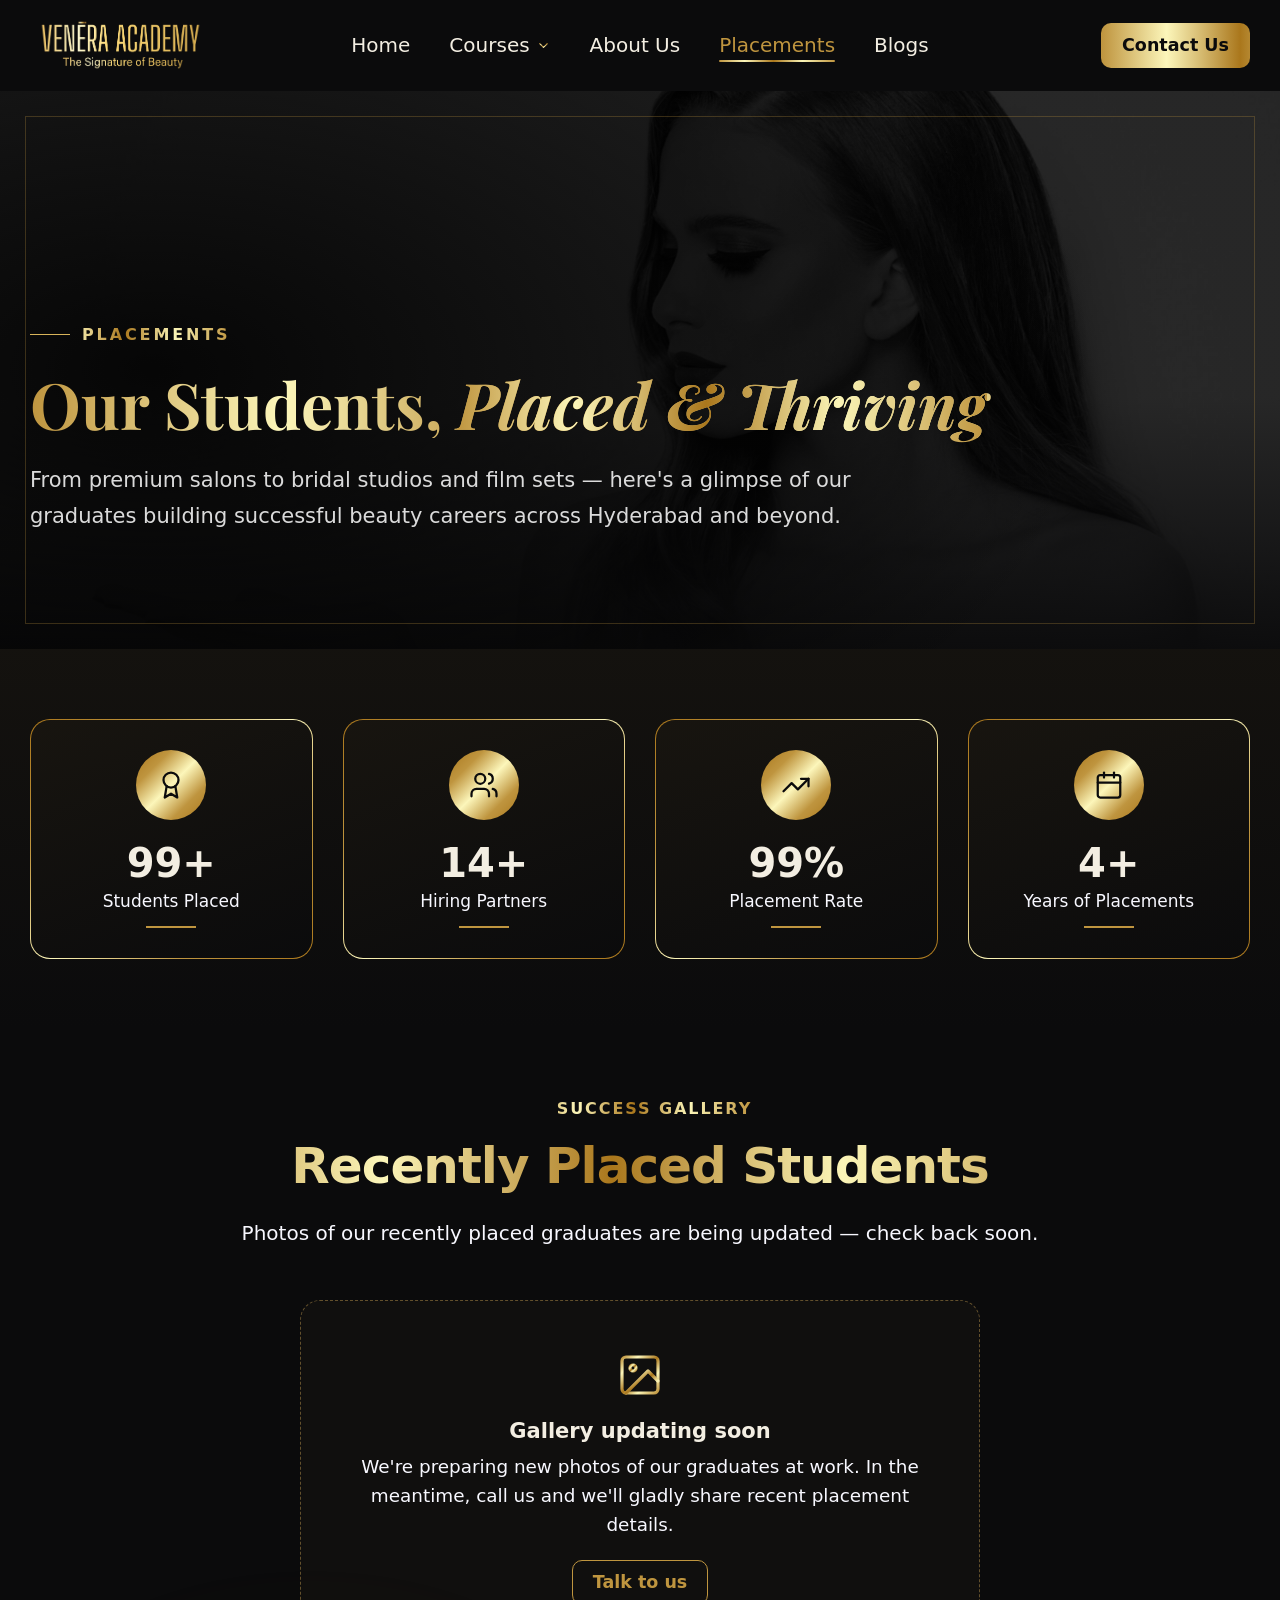
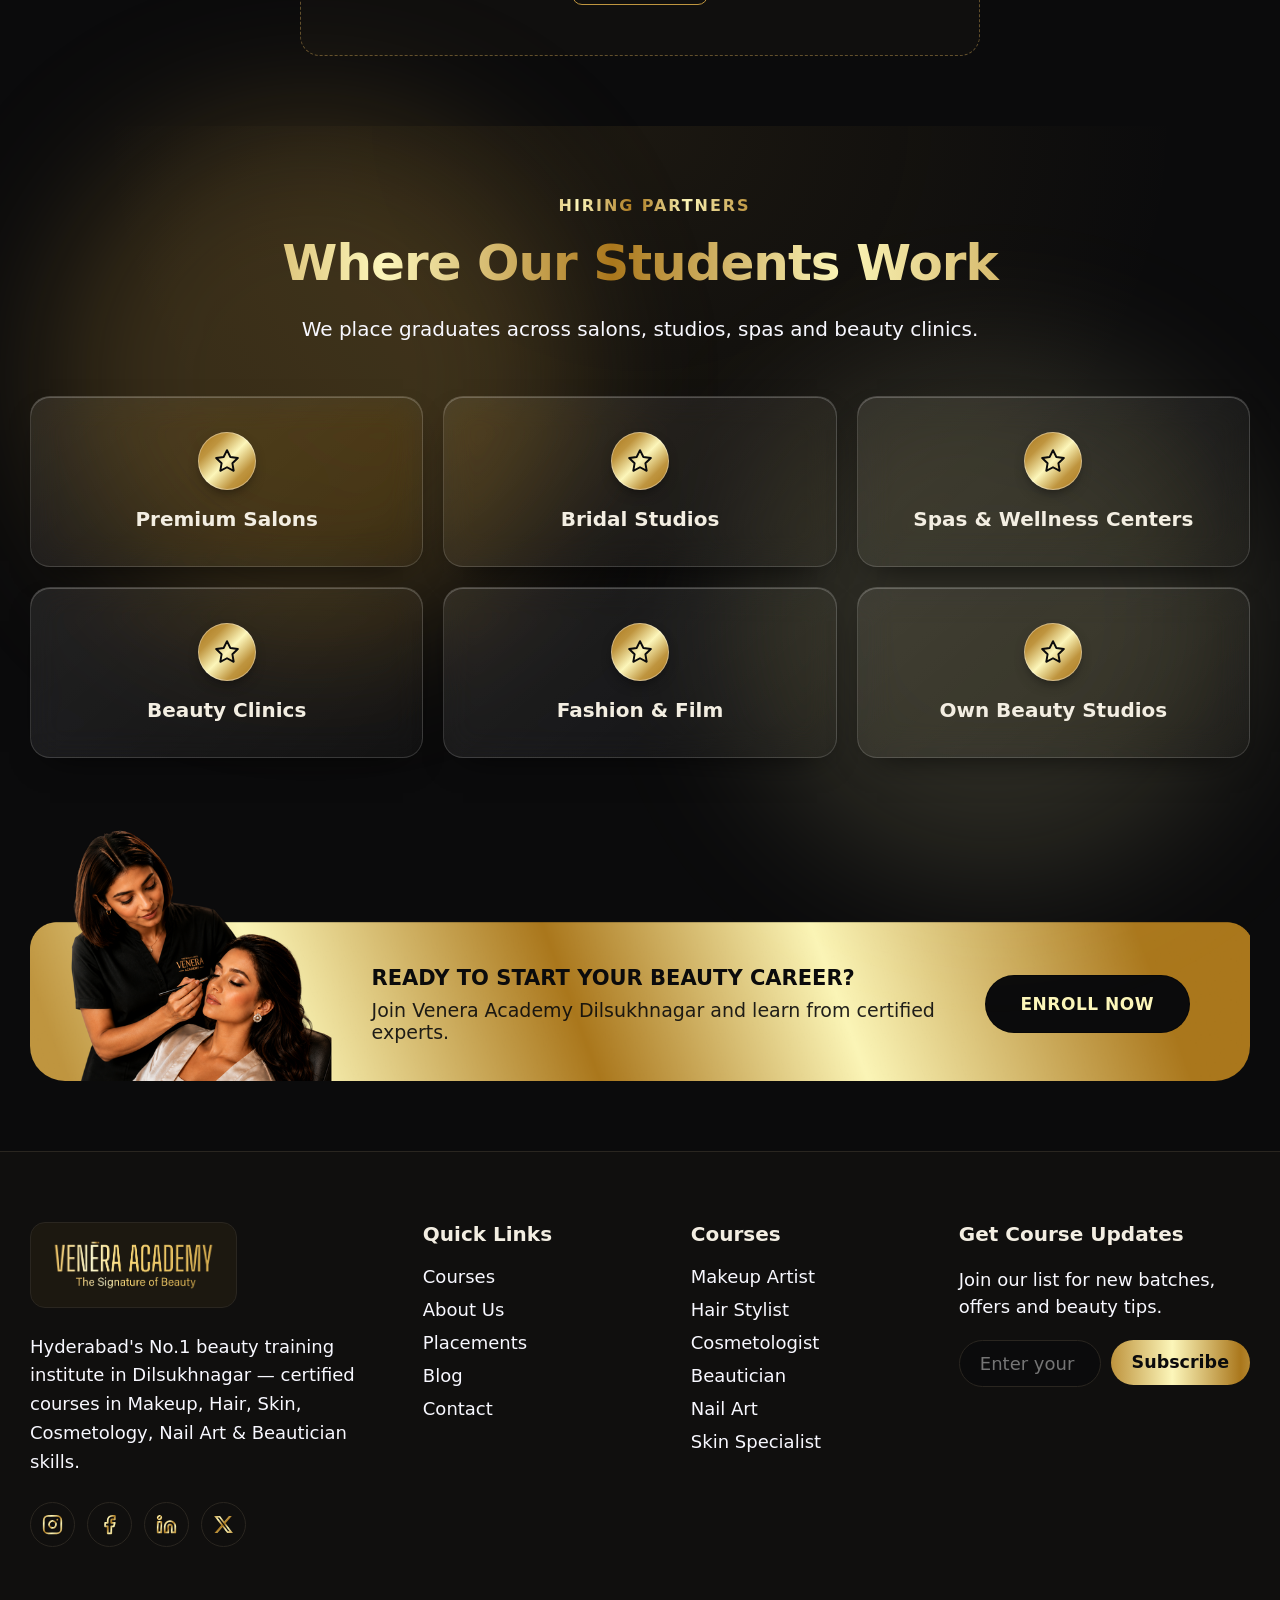
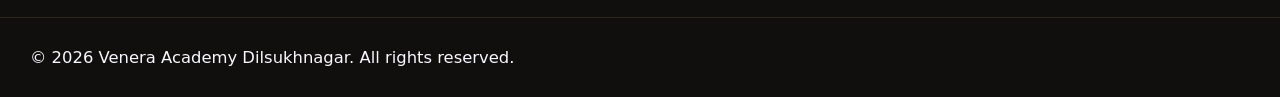
<file: placements.html>
<!DOCTYPE html>
<html lang="en-IN">

<head>
	<meta charset="UTF-8">
	<meta name="viewport" content="width=device-width, initial-scale=1.0">
	<link rel="icon" type="image/png" sizes="16x16" href="assets/img/favicon-16.png">
	<link rel="icon" type="image/png" sizes="32x32" href="assets/img/favicon-32.png">
	<link rel="icon" type="image/png" sizes="48x48" href="assets/img/favicon-48.png">
	<link rel="icon" type="image/png" sizes="256x256" href="assets/img/favicon.png">
	<link rel="apple-touch-icon" sizes="180x180" href="assets/img/apple-touch-icon.png">
	<link rel="manifest" href="site.webmanifest">
	<title>Placements | Venera Academy Dilsukhnagar</title>
	<meta name="description" content="Placement highlights from Venera Academy Dilsukhnagar — our students placed across leading salons, studios and beauty brands in Hyderabad.">
	<meta name="keywords" content="beauty course placements Hyderabad, makeup artist jobs, salon placements, Venera Academy placements">
	<meta name="author" content="Venera Academy Dilsukhnagar">
	<meta name="robots" content="index, follow, max-snippet:-1, max-image-preview:large, max-video-preview:-1">
	<meta name="theme-color" content="#0B0B0C">
	<link rel="canonical" href="https://www.venera-academy.com/placements.html">
	<!-- Local / GEO -->
	<meta name="geo.region" content="IN-TG">
	<meta name="geo.placename" content="Dilsukhnagar, Malakpet, Hyderabad">
	<meta name="geo.position" content="17.3746;78.5063">
	<meta name="ICBM" content="17.3746, 78.5063">
	<meta name="business:contact_data:street_address" content="5th Floor, 16-2-740/15, Plot No 51, Andrabank Colony, above SBI Bank">
	<meta name="business:contact_data:locality" content="Malakpet, Hyderabad">
	<meta name="business:contact_data:region" content="Telangana">
	<meta name="business:contact_data:postal_code" content="500036">
	<meta name="business:contact_data:country_name" content="India">
	<meta name="business:contact_data:phone_number" content="+91-91607-21000">
	<meta name="business:contact_data:email" content="info@veneraacademy.in">
	<!-- Open Graph -->
	<meta property="og:type" content="website">
	<meta property="og:site_name" content="Venera Academy Dilsukhnagar">
	<meta property="og:title" content="Placements | Venera Academy Dilsukhnagar">
	<meta property="og:description" content="Placement highlights from Venera Academy Dilsukhnagar — our students placed across leading salons, studios and beauty brands in Hyderabad.">
	<meta property="og:url" content="https://www.venera-academy.com/placements.html">
	<meta property="og:locale" content="en_IN">
	<meta property="og:image" content="https://www.venera-academy.com/assets/img/beauty-training-institute-hyderabad-hero.png">
	<meta property="og:image:secure_url" content="https://www.venera-academy.com/assets/img/beauty-training-institute-hyderabad-hero.png">
	<meta property="og:image:type" content="image/png">
	<meta property="og:image:width" content="1920">
	<meta property="og:image:height" content="900">
	<meta property="og:image:alt" content="Venera Academy Dilsukhnagar — beauty training institute in Hyderabad">
	<!-- Twitter / X -->
	<meta name="twitter:card" content="summary_large_image">
	<meta name="twitter:site" content="@veneraacademy">
	<meta name="twitter:creator" content="@veneraacademy">
	<meta name="twitter:title" content="Placements | Venera Academy Dilsukhnagar">
	<meta name="twitter:description" content="Placement highlights from Venera Academy Dilsukhnagar — our students placed across leading salons, studios and beauty brands in Hyderabad.">
	<meta name="twitter:image" content="https://www.venera-academy.com/assets/img/beauty-training-institute-hyderabad-hero.png">
	<meta name="twitter:image:alt" content="Venera Academy Dilsukhnagar — beauty training institute in Hyderabad">
	<link rel="preconnect" href="https://fonts.googleapis.com">
	<link rel="preconnect" href="https://fonts.gstatic.com" crossorigin>
	<link href="https://fonts.googleapis.com/css2?family=Playfair+Display:ital,wght@0,600;0,700;1,600&display=swap" rel="stylesheet">
	<link rel="stylesheet" href="css/styles.css">
	<!-- SEO:START — structured data (schema.org). Generated; keep in sync with visible page content. -->
	<script type="application/ld+json">
	{
		"@context": "https://schema.org",
		"@graph": [
			{
				"@type": [
					"EducationalOrganization",
					"LocalBusiness"
				],
				"@id": "https://www.venera-academy.com/#localbusiness",
				"name": "Venera Academy Dilsukhnagar",
				"alternateName": [
					"Venera Academy",
					"Venera Beauty Academy Hyderabad"
				],
				"url": "https://www.venera-academy.com/",
				"logo": {
					"@type": "ImageObject",
					"url": "https://www.venera-academy.com/assets/img/venera-academy-logo-gold.png",
					"width": 1500,
					"height": 465
				},
				"image": "https://www.venera-academy.com/assets/img/beauty-training-institute-hyderabad-hero.png",
				"description": "Venera Academy Dilsukhnagar is a leading beauty training institute in Hyderabad offering certified courses in Makeup, Hair Styling, Skin, Cosmetology, Nail Art and Beautician skills with 100% practical training and placement support.",
				"telephone": "+91-91607-21000",
				"email": "info@veneraacademy.in",
				"priceRange": "₹₹",
				"currenciesAccepted": "INR",
				"address": {
					"@type": "PostalAddress",
					"streetAddress": "5th Floor, 16-2-740/15, Plot No 51, Andrabank Colony, above SBI Bank",
					"addressLocality": "Malakpet",
					"addressRegion": "Telangana",
					"postalCode": "500036",
					"addressCountry": "IN"
				},
				"geo": {
					"@type": "GeoCoordinates",
					"latitude": "17.3746",
					"longitude": "78.5063"
				},
				"hasMap": "https://www.google.com/maps?q=Andrabank+Colony,+Malakpet,+Hyderabad,+Telangana+500036",
				"openingHoursSpecification": [
					{
						"@type": "OpeningHoursSpecification",
						"dayOfWeek": [
							"Monday",
							"Tuesday",
							"Wednesday",
							"Thursday",
							"Friday",
							"Saturday"
						],
						"opens": "10:00",
						"closes": "19:00"
					}
				],
				"areaServed": [
					{
						"@type": "City",
						"name": "Hyderabad"
					},
					{
						"@type": "City",
						"name": "Secunderabad"
					},
					{
						"@type": "AdministrativeArea",
						"name": "Telangana"
					}
				],
				"knowsAbout": [
					"Bridal Makeup",
					"HD Makeup",
					"Airbrush Makeup",
					"Hair Cutting",
					"Hair Coloring",
					"Keratin Treatment",
					"Cosmetology",
					"Skin Care Treatments",
					"Nail Art",
					"Nail Extensions",
					"Beauty Therapy",
					"Salon Management"
				],
				"sameAs": [
					"https://www.instagram.com/veneraacademyofficial/",
					"https://www.facebook.com/VeneraAcademyofficial",
					"https://www.linkedin.com/company/veneraacademy",
					"https://x.com/veneraacademy"
				],
				"contactPoint": [
					{
						"@type": "ContactPoint",
						"telephone": "+91-91607-21000",
						"contactType": "admissions",
						"email": "info@veneraacademy.in",
						"areaServed": "IN",
						"availableLanguage": [
							"en",
							"te",
							"hi"
						]
					}
				]
			},
			{
				"@type": "WebSite",
				"@id": "https://www.venera-academy.com/#website",
				"url": "https://www.venera-academy.com/",
				"name": "Venera Academy Dilsukhnagar",
				"publisher": {
					"@id": "https://www.venera-academy.com/#localbusiness"
				},
				"inLanguage": "en-IN",
				"potentialAction": {
					"@type": "SearchAction",
					"target": {
						"@type": "EntryPoint",
						"urlTemplate": "https://www.venera-academy.com/blog.html?q={search_term_string}"
					},
					"query-input": "required name=search_term_string"
				}
			},
			{
				"@type": "WebPage",
				"@id": "https://www.venera-academy.com/placements.html#webpage",
				"url": "https://www.venera-academy.com/placements.html",
				"name": "Placements | Venera Academy Dilsukhnagar",
				"description": "Placement highlights from Venera Academy Dilsukhnagar — our students placed across leading salons, studios and beauty brands in Hyderabad.",
				"isPartOf": {
					"@id": "https://www.venera-academy.com/#website"
				},
				"about": {
					"@id": "https://www.venera-academy.com/#localbusiness"
				},
				"inLanguage": "en-IN",
				"primaryImageOfPage": {
					"@type": "ImageObject",
					"url": "https://www.venera-academy.com/assets/img/beauty-training-institute-hyderabad-hero.png"
				},
				"breadcrumb": {
					"@id": "https://www.venera-academy.com/placements.html#breadcrumb"
				},
				"speakable": {
					"@type": "SpeakableSpecification",
					"cssSelector": [
						"h1",
						".hero-sub",
						".chero-sub",
						".about-hero p"
					]
				}
			},
			{
				"@type": "BreadcrumbList",
				"@id": "https://www.venera-academy.com/placements.html#breadcrumb",
				"itemListElement": [
					{
						"@type": "ListItem",
						"position": 1,
						"name": "Home",
						"item": "https://www.venera-academy.com/"
					},
					{
						"@type": "ListItem",
						"position": 2,
						"name": "Placements",
						"item": "https://www.venera-academy.com/placements.html"
					}
				]
			}
		]
	}
	</script>
	<!-- SEO:END -->
</head>

<body>
	<!-- gold gradient for SVG icons -->
	<svg aria-hidden="true" focusable="false" width="0" height="0" style="position:absolute" xmlns="http://www.w3.org/2000/svg">
		<linearGradient id="gold-grad" x1="0" y1="0" x2="1" y2="1">
			<stop offset="0" stop-color="#BF953F"/>
			<stop offset="0.22" stop-color="#FCF6BA"/>
			<stop offset="0.5" stop-color="#AA771C"/>
			<stop offset="0.72" stop-color="#FBF5B7"/>
			<stop offset="1" stop-color="#BF953F"/>
		</linearGradient>
	</svg>
	<header class="header" id="header">
		<nav class="nav">
			<div class="nav-left">
				<a href="index.html" class="logo" aria-label="Venera Academy home" title="Venera Academy home">
					<img src="assets/img/venera-academy-logo-gold.png" alt="Venera Academy Dilsukhnagar" title="Venera Academy Dilsukhnagar — home" width="1500" height="465" loading="eager" decoding="async">
				</a>
				<div class="nav-menu" id="nav-menu">
					<a href="index.html" class="nav-link" title="Home">Home</a>
					<div class="nav-item" data-menu="product">
						<a class="nav-trigger" href="courses.html" title="Courses" aria-haspopup="true" aria-expanded="false">
							Courses
							<svg class="chevron" viewBox="0 0 24 24" fill="none" stroke="currentColor" stroke-width="2" stroke-linecap="round" stroke-linejoin="round"><polyline points="6 9 12 15 18 9"></polyline></svg>
						</a>
						<div class="dropdown" role="menu">
							<div class="dropdown-panel">
								<ul class="grid grid-2" id="product-list"></ul>
								<div class="dropdown-footer">
									<p>Not sure which to pick? <a href="tel:9160721000" title="Talk to a counsellor">Talk to a counsellor</a></p>
								</div>
							</div>
						</div>
					</div>
					<a href="about.html" class="nav-link" title="About Us">About Us</a>
					<a href="placements.html" class="nav-link" title="Placements">Placements</a>
					<a href="blog.html" class="nav-link" title="Blogs">Blogs</a>
				</div>
			</div>
			<div class="nav-actions">
				<a href="contact.html" class="btn btn-primary" title="Contact Us">Contact Us</a>
			</div>
			<button class="btn btn-outline btn-icon menu-toggle" id="menu-toggle" aria-expanded="false" aria-controls="mobile-menu" aria-label="Toggle menu">
				<svg class="menu-icon" viewBox="0 0 24 24" fill="none" stroke="currentColor" stroke-width="2" stroke-linecap="round" stroke-linejoin="round">
					<line class="line line-top" x1="3" y1="6" x2="21" y2="6"></line>
					<line class="line line-mid" x1="3" y1="12" x2="21" y2="12"></line>
					<line class="line line-bot" x1="3" y1="18" x2="21" y2="18"></line>
				</svg>
			</button>
		</nav>
	</header>

	<div class="mobile-menu" id="mobile-menu" aria-hidden="true">
		<div class="mobile-menu-inner">
			<div class="mobile-links">
				<a href="index.html" class="mobile-link" title="Home">Home</a>
				<a href="courses.html" class="mobile-section mobile-link" title="Courses">Courses</a>
				<div id="m-product"></div>
				<a href="about.html" class="mobile-link" title="About Us">About Us</a>
				<a href="placements.html" class="mobile-link" title="Placements">Placements</a>
				<a href="blog.html" class="mobile-link" title="Blogs">Blogs</a>
			</div>
			<div class="mobile-actions">
				<a href="contact.html" class="btn btn-primary btn-block" title="Contact Us">Contact Us</a>
			</div>
		</div>
	</div>

	<main class="pl-page">
		<!-- Hero banner -->
		<section class="about-hero">
			<img class="ah-bg" src="assets/img/about-page-banner.png" alt="" width="1920" height="858" loading="eager" fetchpriority="high" decoding="async">
			<div class="about-hero-inner">
				<span class="ah-eyebrow">Placements</span>
				<h1>Our Students, <em>Placed &amp; Thriving</em><span class="sr-only"> — Beauty course placements and career support in Hyderabad from Venera Academy Dilsukhnagar.</span></h1>
				<p>From premium salons to bridal studios and film sets — here's a glimpse of our graduates building successful beauty careers across Hyderabad and beyond.</p>
			</div>
		</section>

		<!-- Stats -->
		<section class="career" id="career">
			<div class="career-inner reveal-root">
				<div class="co-stats" id="co-stats">
					<div class="stat-card"><div class="stat-icon"><svg viewBox="0 0 24 24" fill="none" stroke="currentColor" stroke-width="1.8" stroke-linecap="round" stroke-linejoin="round"><circle cx="12" cy="8" r="6"/><path d="M15.477 12.89 17 22l-5-3-5 3 1.523-9.11"/></svg></div><div class="stat-value" data-value="100" data-suffix="+">0</div><p>Students Placed</p><span class="stat-bar"></span></div>
					<div class="stat-card"><div class="stat-icon"><svg viewBox="0 0 24 24" fill="none" stroke="currentColor" stroke-width="1.8" stroke-linecap="round" stroke-linejoin="round"><path d="M16 21v-2a4 4 0 0 0-4-4H6a4 4 0 0 0-4 4v2"/><circle cx="9" cy="7" r="4"/><path d="M22 21v-2a4 4 0 0 0-3-3.87"/><path d="M16 3.13a4 4 0 0 1 0 7.75"/></svg></div><div class="stat-value" data-value="15" data-suffix="+">0</div><p>Hiring Partners</p><span class="stat-bar"></span></div>
					<div class="stat-card"><div class="stat-icon"><svg viewBox="0 0 24 24" fill="none" stroke="currentColor" stroke-width="1.8" stroke-linecap="round" stroke-linejoin="round"><polyline points="22 7 13.5 15.5 8.5 10.5 2 17"/><polyline points="16 7 22 7 22 13"/></svg></div><div class="stat-value" data-value="100" data-suffix="%">0</div><p>Placement Rate</p><span class="stat-bar"></span></div>
					<div class="stat-card"><div class="stat-icon"><svg viewBox="0 0 24 24" fill="none" stroke="currentColor" stroke-width="1.8" stroke-linecap="round" stroke-linejoin="round"><rect x="3" y="4" width="18" height="18" rx="2"/><path d="M16 2v4"/><path d="M8 2v4"/><path d="M3 10h18"/></svg></div><div class="stat-value" data-value="5" data-suffix="+">0</div><p>Years of Placements</p><span class="stat-bar"></span></div>
				</div>
			</div>
		</section>

		<!-- Placement gallery -->
		<section class="ab-section">
			<div class="ab-wrap">
				<div class="ab-head reveal reveal-up">
					<span class="section-eyebrow">Success Gallery</span>
					<h2 class="section-title">Recently Placed Students</h2>
					<p>Photos of our recently placed graduates are being updated — check back soon.</p>
				</div>
				<div class="pl-soon reveal reveal-up">
					<svg viewBox="0 0 24 24" fill="none" stroke="currentColor" stroke-width="1.6" stroke-linecap="round" stroke-linejoin="round"><rect x="3" y="3" width="18" height="18" rx="2"/><circle cx="8.5" cy="8.5" r="1.5"/><path d="m21 15-5-5L5 21"/></svg>
					<p><strong>Gallery updating soon</strong><span>We're preparing new photos of our graduates at work. In the meantime, call us and we'll gladly share recent placement details.</span></p>
					<a href="tel:9160721000" class="btn btn-outline-gold" title="Talk to us about placements">Talk to us</a>
				</div>
			</div>
		</section>

		<!-- Where our students work -->
		<section class="ab-section tint">
			<div class="ab-wrap">
				<div class="ab-head reveal reveal-up">
					<span class="section-eyebrow">Hiring Partners</span>
					<h2 class="section-title">Where Our Students Work</h2>
					<p>We place graduates across salons, studios, spas and beauty clinics.</p>
				</div>
				<div class="ab-roles reveal reveal-up">
					<div class="ab-role"><svg viewBox="0 0 24 24" fill="none" stroke="currentColor" stroke-width="1.8" stroke-linecap="round" stroke-linejoin="round"><polygon points="12 2 15.09 8.26 22 9.27 17 14.14 18.18 21.02 12 17.77 5.82 21.02 7 14.14 2 9.27 8.91 8.26 12 2"/></svg>Premium Salons</div>
					<div class="ab-role"><svg viewBox="0 0 24 24" fill="none" stroke="currentColor" stroke-width="1.8" stroke-linecap="round" stroke-linejoin="round"><polygon points="12 2 15.09 8.26 22 9.27 17 14.14 18.18 21.02 12 17.77 5.82 21.02 7 14.14 2 9.27 8.91 8.26 12 2"/></svg>Bridal Studios</div>
					<div class="ab-role"><svg viewBox="0 0 24 24" fill="none" stroke="currentColor" stroke-width="1.8" stroke-linecap="round" stroke-linejoin="round"><polygon points="12 2 15.09 8.26 22 9.27 17 14.14 18.18 21.02 12 17.77 5.82 21.02 7 14.14 2 9.27 8.91 8.26 12 2"/></svg>Spas &amp; Wellness Centers</div>
					<div class="ab-role"><svg viewBox="0 0 24 24" fill="none" stroke="currentColor" stroke-width="1.8" stroke-linecap="round" stroke-linejoin="round"><polygon points="12 2 15.09 8.26 22 9.27 17 14.14 18.18 21.02 12 17.77 5.82 21.02 7 14.14 2 9.27 8.91 8.26 12 2"/></svg>Beauty Clinics</div>
					<div class="ab-role"><svg viewBox="0 0 24 24" fill="none" stroke="currentColor" stroke-width="1.8" stroke-linecap="round" stroke-linejoin="round"><polygon points="12 2 15.09 8.26 22 9.27 17 14.14 18.18 21.02 12 17.77 5.82 21.02 7 14.14 2 9.27 8.91 8.26 12 2"/></svg>Fashion &amp; Film</div>
					<div class="ab-role"><svg viewBox="0 0 24 24" fill="none" stroke="currentColor" stroke-width="1.8" stroke-linecap="round" stroke-linejoin="round"><polygon points="12 2 15.09 8.26 22 9.27 17 14.14 18.18 21.02 12 17.77 5.82 21.02 7 14.14 2 9.27 8.91 8.26 12 2"/></svg>Own Beauty Studios</div>
				</div>
			</div>
		</section>
	</main>

	<!-- CTA bar -->
	<section class="cta-bar">
		<div class="cta-inner">
			<div class="cta-text">
				<h2>Ready to start your beauty career?</h2>
				<p>Join Venera Academy Dilsukhnagar and learn from certified experts.</p>
			</div>
			<a href="tel:9160721000" class="cta-btn" title="Enroll Now">Enroll Now</a>
		</div>
	</section>

	<!-- Footer -->
	<footer class="footer">
		<div class="footer-grid">
			<div class="f-brand">
				<div class="f-logo"><img src="assets/img/venera-academy-logo-gold.png" alt="" width="1500" height="465" loading="lazy" decoding="async"></div>
				<p class="f-desc">Hyderabad's No.1 beauty training institute in Dilsukhnagar — certified courses in Makeup, Hair, Skin, Cosmetology, Nail Art &amp; Beautician skills.</p>
				<div class="f-social">
					<a href="#" aria-label="Instagram" title="Instagram"><svg viewBox="0 0 24 24" fill="none" stroke="currentColor" stroke-width="2" stroke-linecap="round" stroke-linejoin="round"><rect x="2" y="2" width="20" height="20" rx="5" ry="5"/><path d="M16 11.37A4 4 0 1 1 12.63 8 4 4 0 0 1 16 11.37z"/><line x1="17.5" y1="6.5" x2="17.51" y2="6.5"/></svg></a>
					<a href="#" aria-label="Facebook" title="Facebook"><svg viewBox="0 0 24 24" fill="none" stroke="currentColor" stroke-width="2" stroke-linecap="round" stroke-linejoin="round"><path d="M18 2h-3a5 5 0 0 0-5 5v3H7v4h3v8h4v-8h3l1-4h-4V7a1 1 0 0 1 1-1h3z"/></svg></a>
					<a href="#" aria-label="LinkedIn" title="LinkedIn"><svg viewBox="0 0 24 24" fill="none" stroke="currentColor" stroke-width="2" stroke-linecap="round" stroke-linejoin="round"><path d="M16 8a6 6 0 0 1 6 6v7h-4v-7a2 2 0 0 0-2-2 2 2 0 0 0-2 2v7h-4v-7a6 6 0 0 1 6-6z"/><rect x="2" y="9" width="4" height="12"/><circle cx="4" cy="4" r="2"/></svg></a>
				<a href="https://x.com/veneraacademy" target="_blank" rel="noopener" aria-label="X (Twitter)" title="X (Twitter)"><svg viewBox="0 0 24 24" fill="currentColor"><path d="M18.244 2.25h3.308l-7.227 8.26 8.502 11.24h-6.66l-5.214-6.817L4.99 21.75H1.68l7.73-8.835L1.254 2.25H8.08l4.713 6.231zm-1.161 17.52h1.833L7.084 4.126H5.117z"/></svg></a>
			</div>
			</div>
			<div class="f-col">
				<h3>Quick Links</h3>
				<nav>
					<a href="courses.html" title="Courses">Courses</a>
					<a href="about.html" title="About Us">About Us</a>
					<a href="placements.html" title="Placements">Placements</a>
					<a href="blog.html" title="Blog">Blog</a>
					<a href="contact.html" title="Contact">Contact</a>
				</nav>
			</div>
			<div class="f-col">
				<h3>Courses</h3>
				<nav>
					<a href="makeup-artist.html" title="Makeup Artist">Makeup Artist</a>
					<a href="hair-stylist.html" title="Hair Stylist">Hair Stylist</a>
					<a href="cosmetologist.html" title="Cosmetologist">Cosmetologist</a>
					<a href="beautician.html" title="Beautician">Beautician</a>
					<a href="nail.html" title="Nail Art">Nail Art</a>
					<a href="skin-specialist.html" title="Skin Specialist">Skin Specialist</a>
				</nav>
			</div>
			<div class="f-col f-subscribe">
				<h3>Get Course Updates</h3>
				<p>Join our list for new batches, offers and beauty tips.</p>
				<form class="f-sub-form" id="newsletter-form">
					<input type="email" placeholder="Enter your email" required>
					<button type="submit" class="btn btn-primary">Subscribe</button>
				</form>
			</div>
		</div>
		<div class="footer-bottom">
			<p>&copy; 2026 Venera Academy Dilsukhnagar. All rights reserved.</p>
		</div>
	</footer>

	<script src="js/script.js"></script>
</body>

</html>
</file>
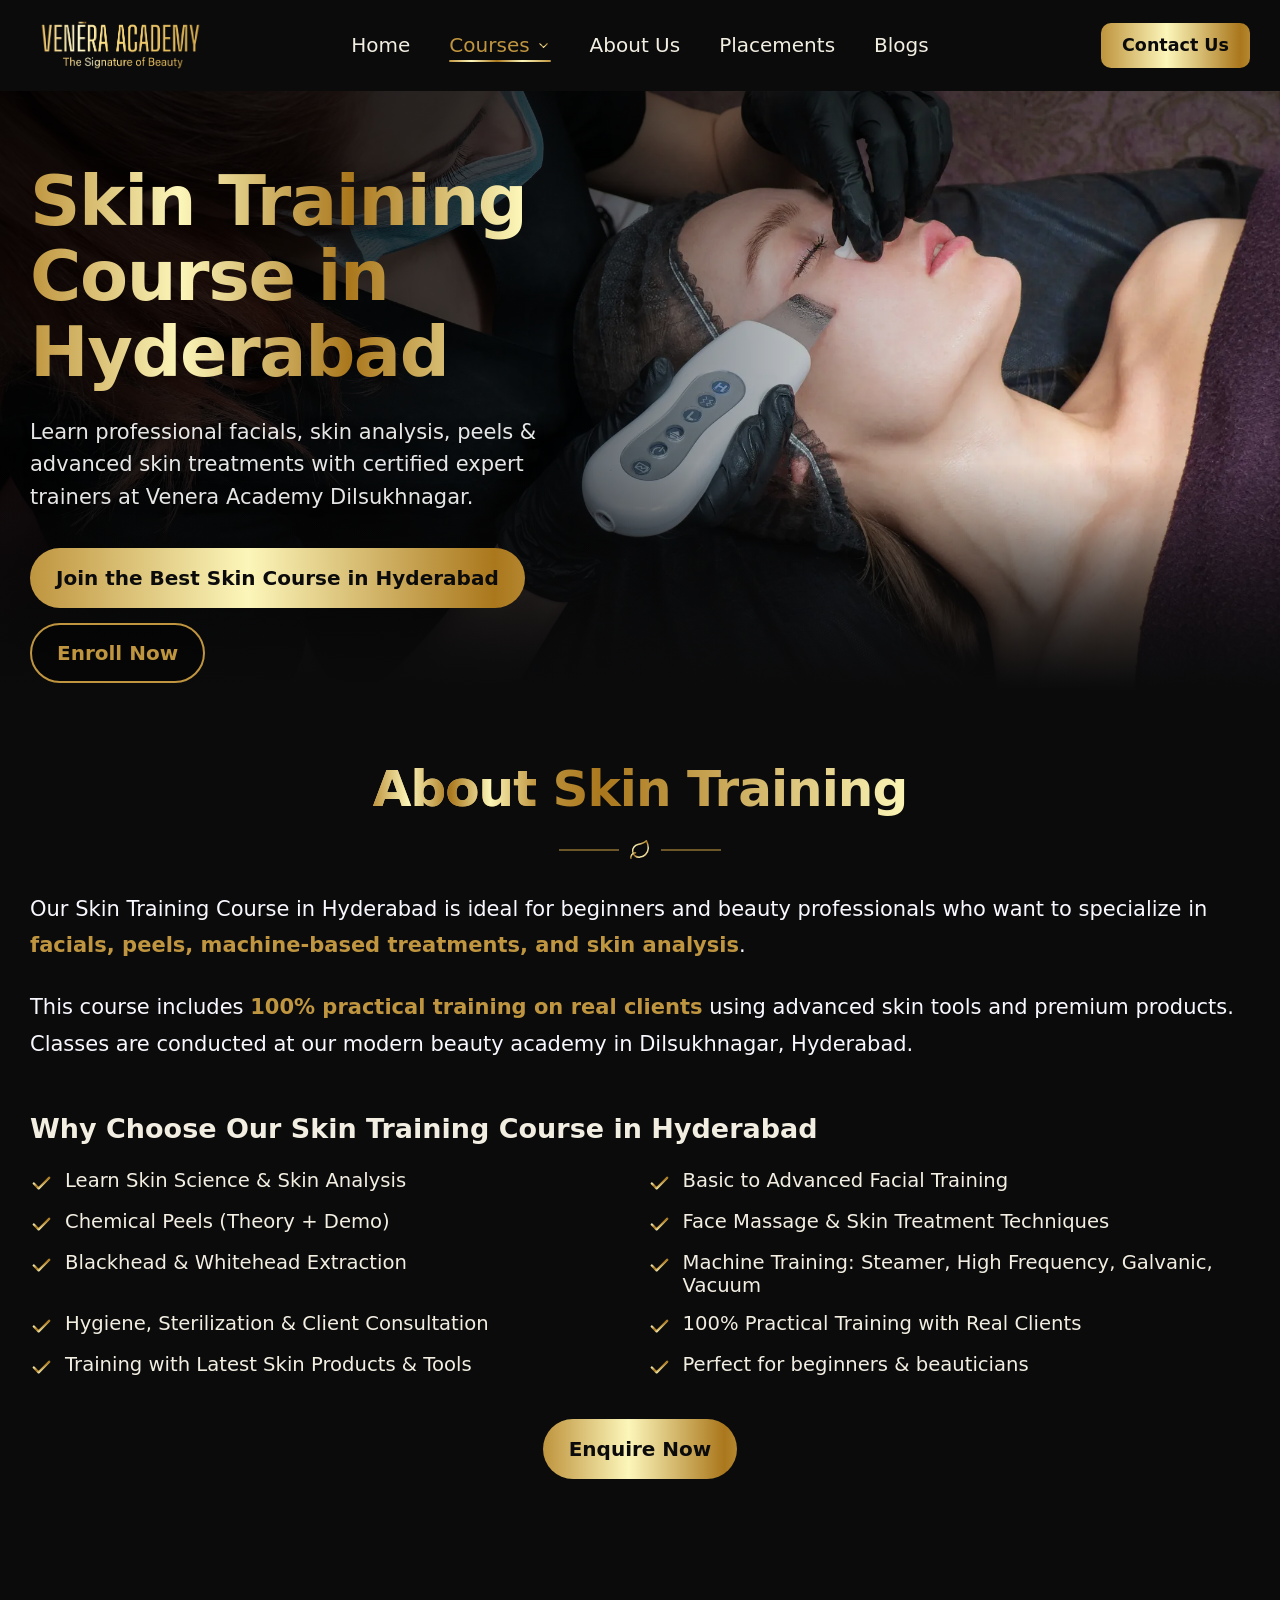
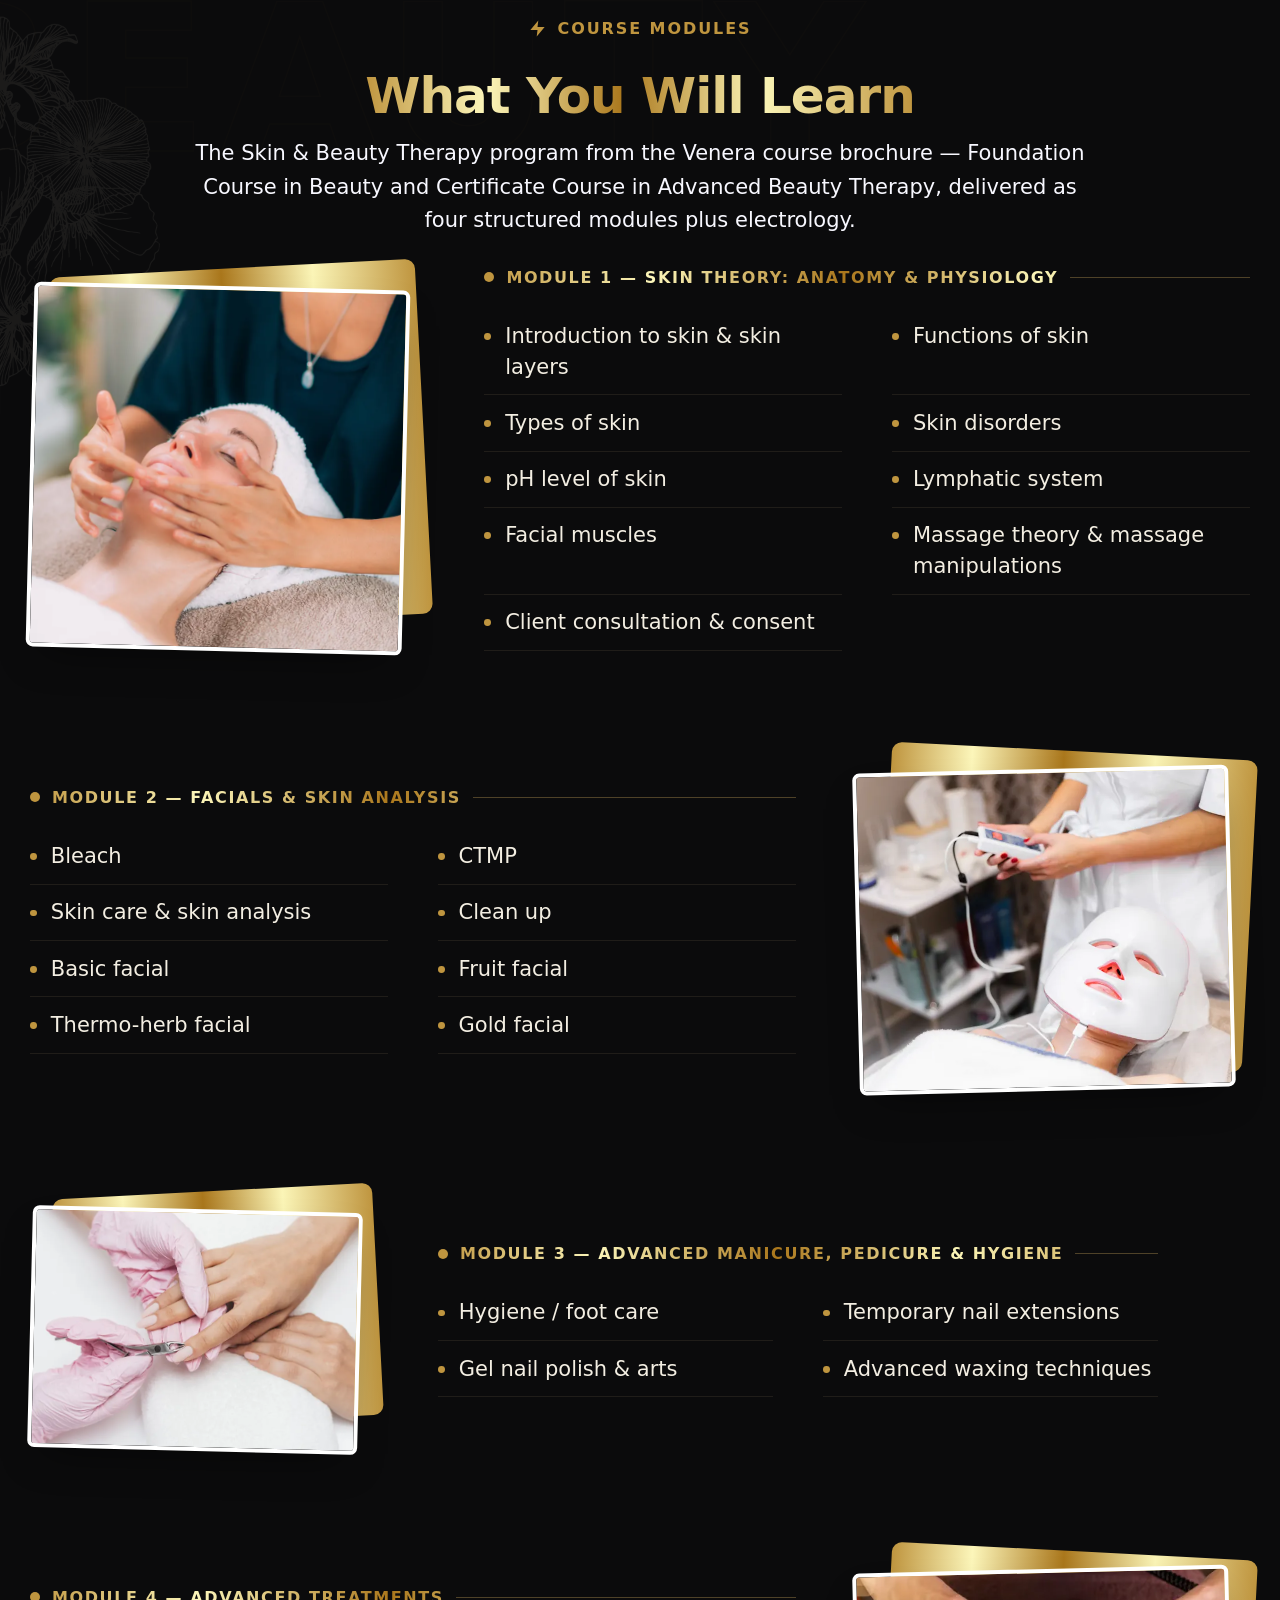
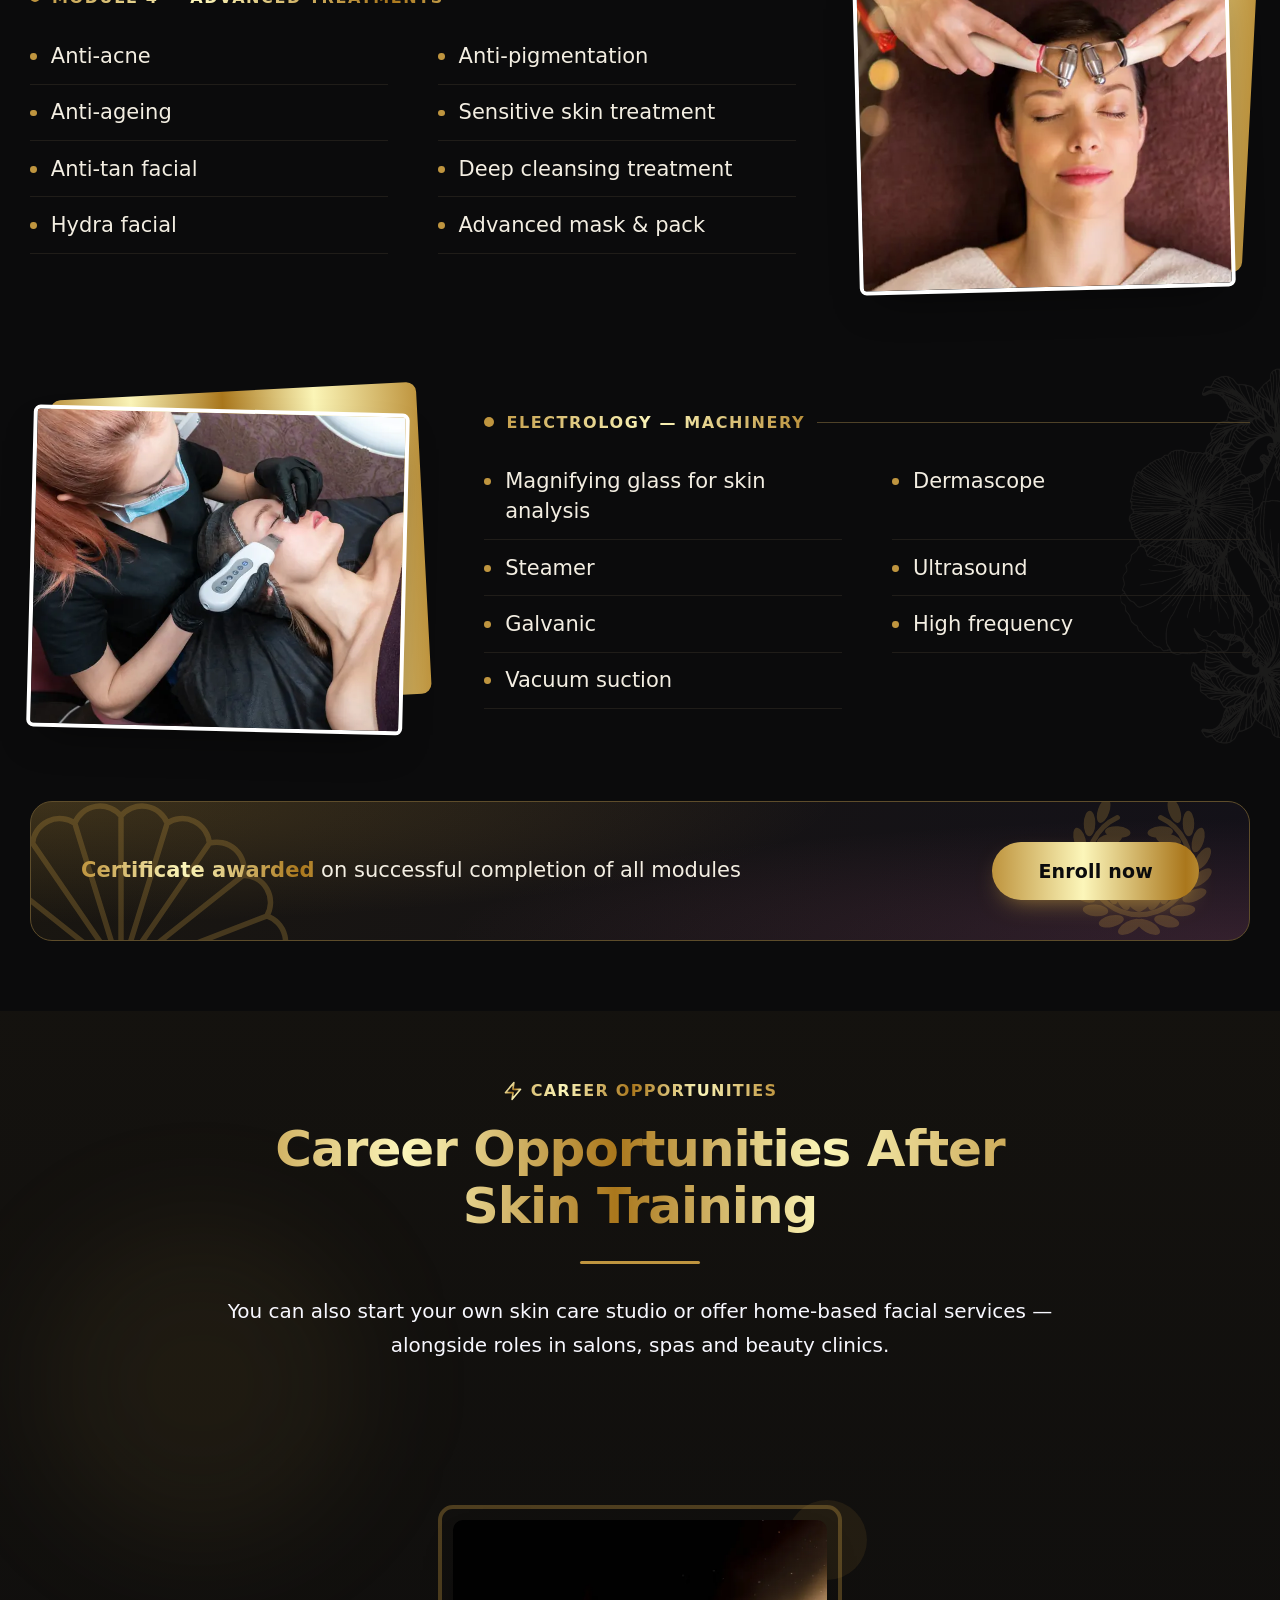
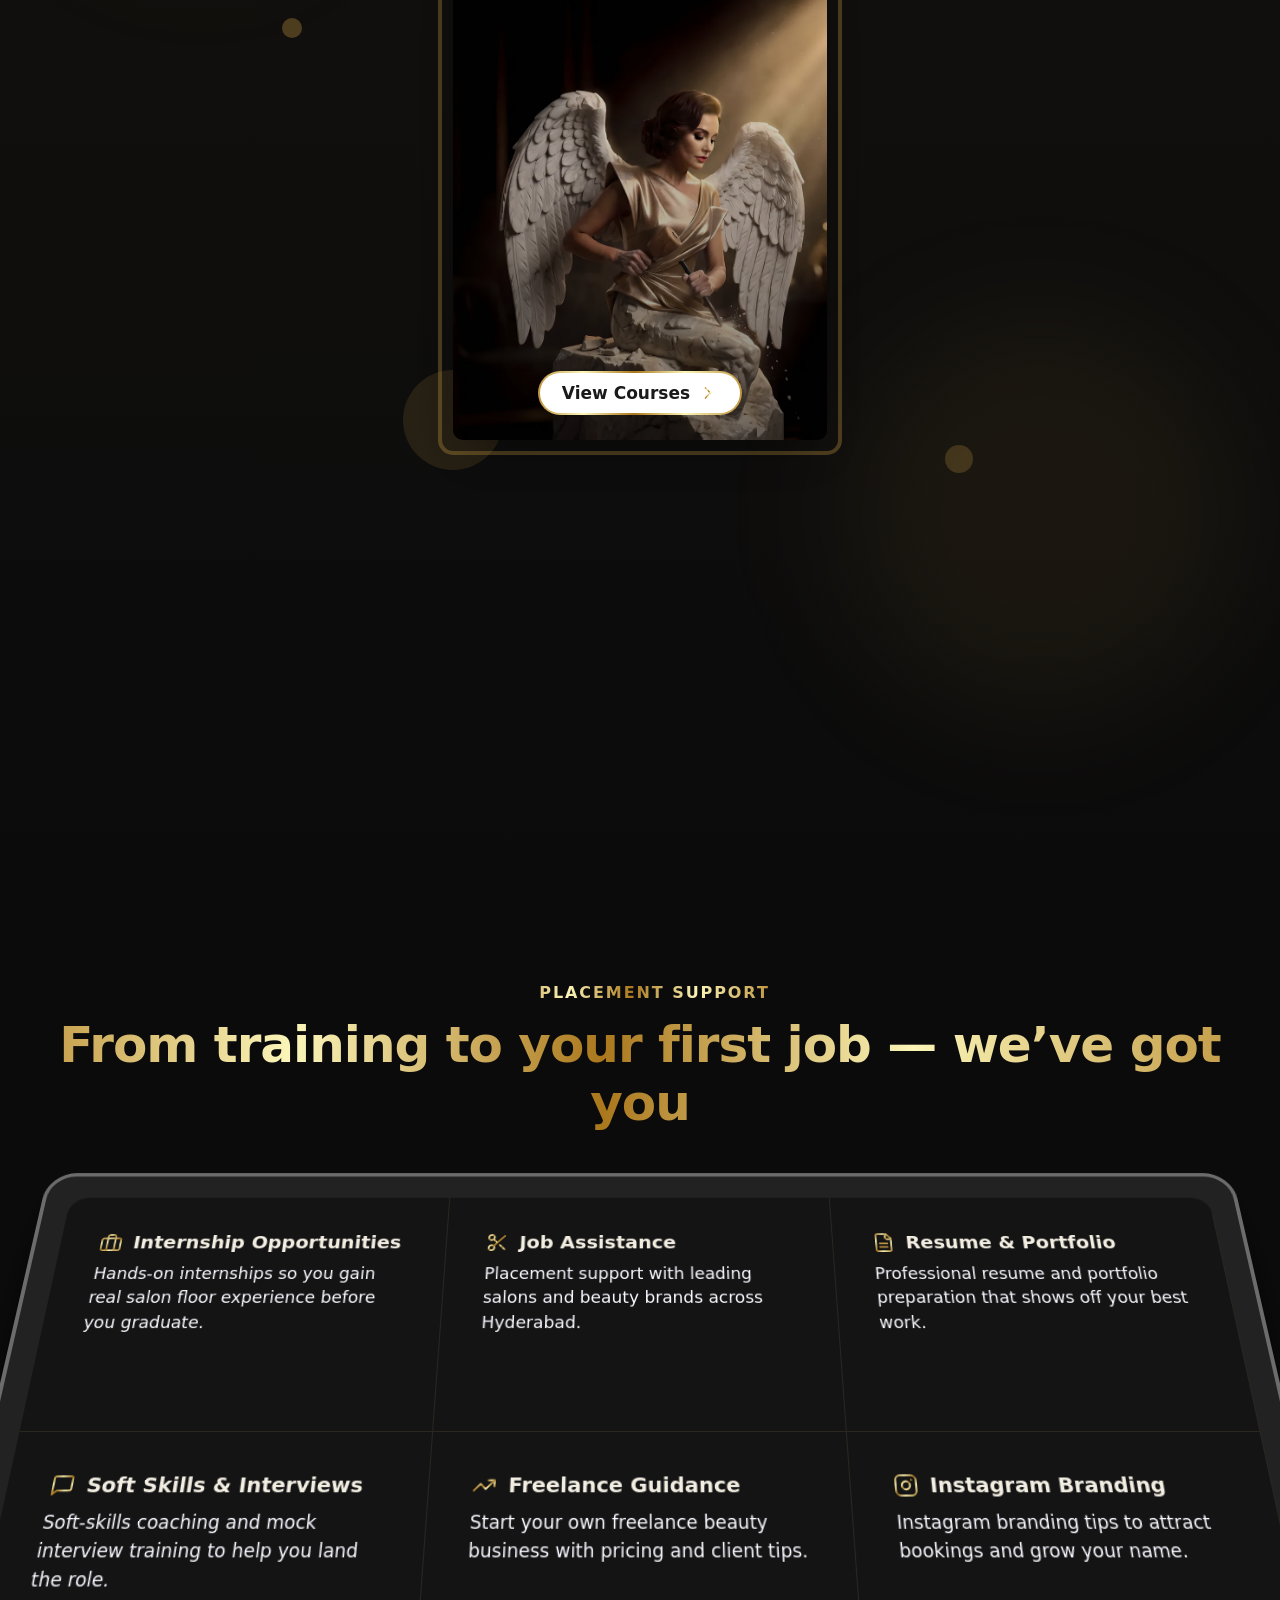
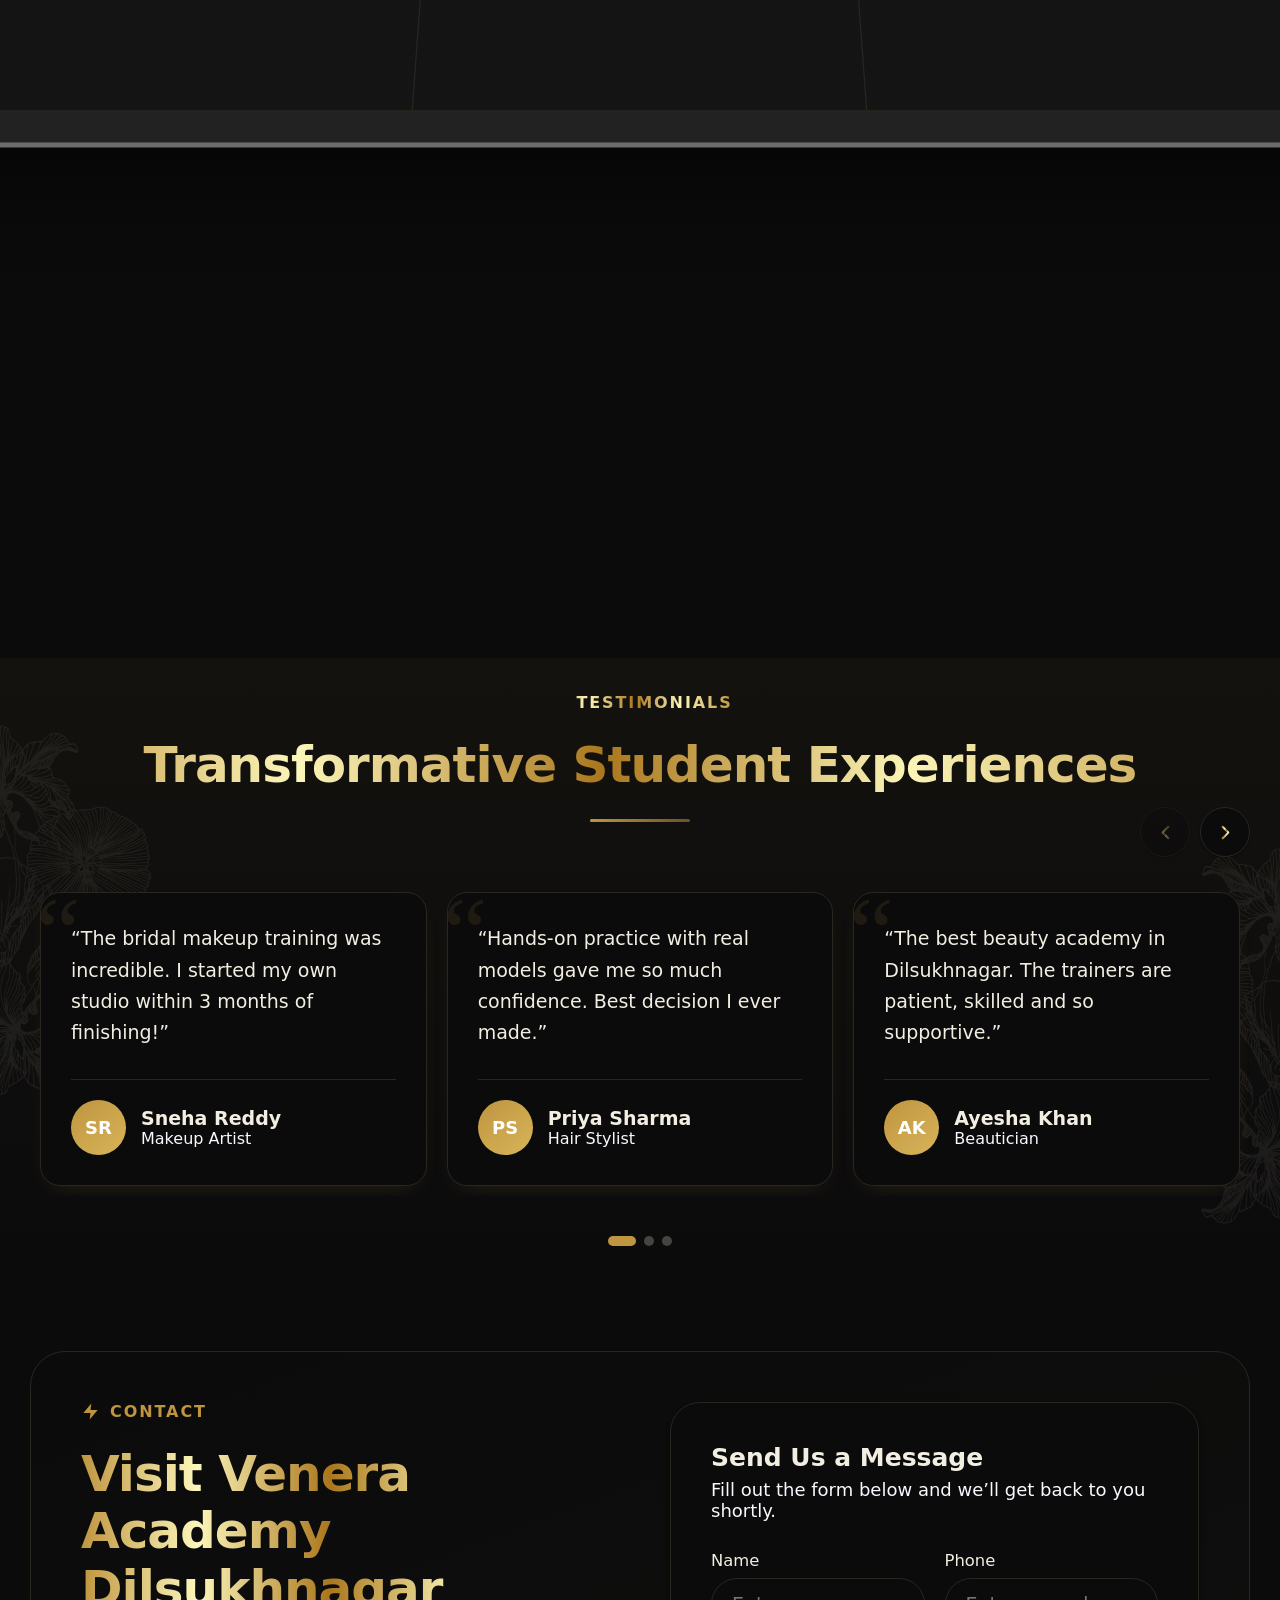
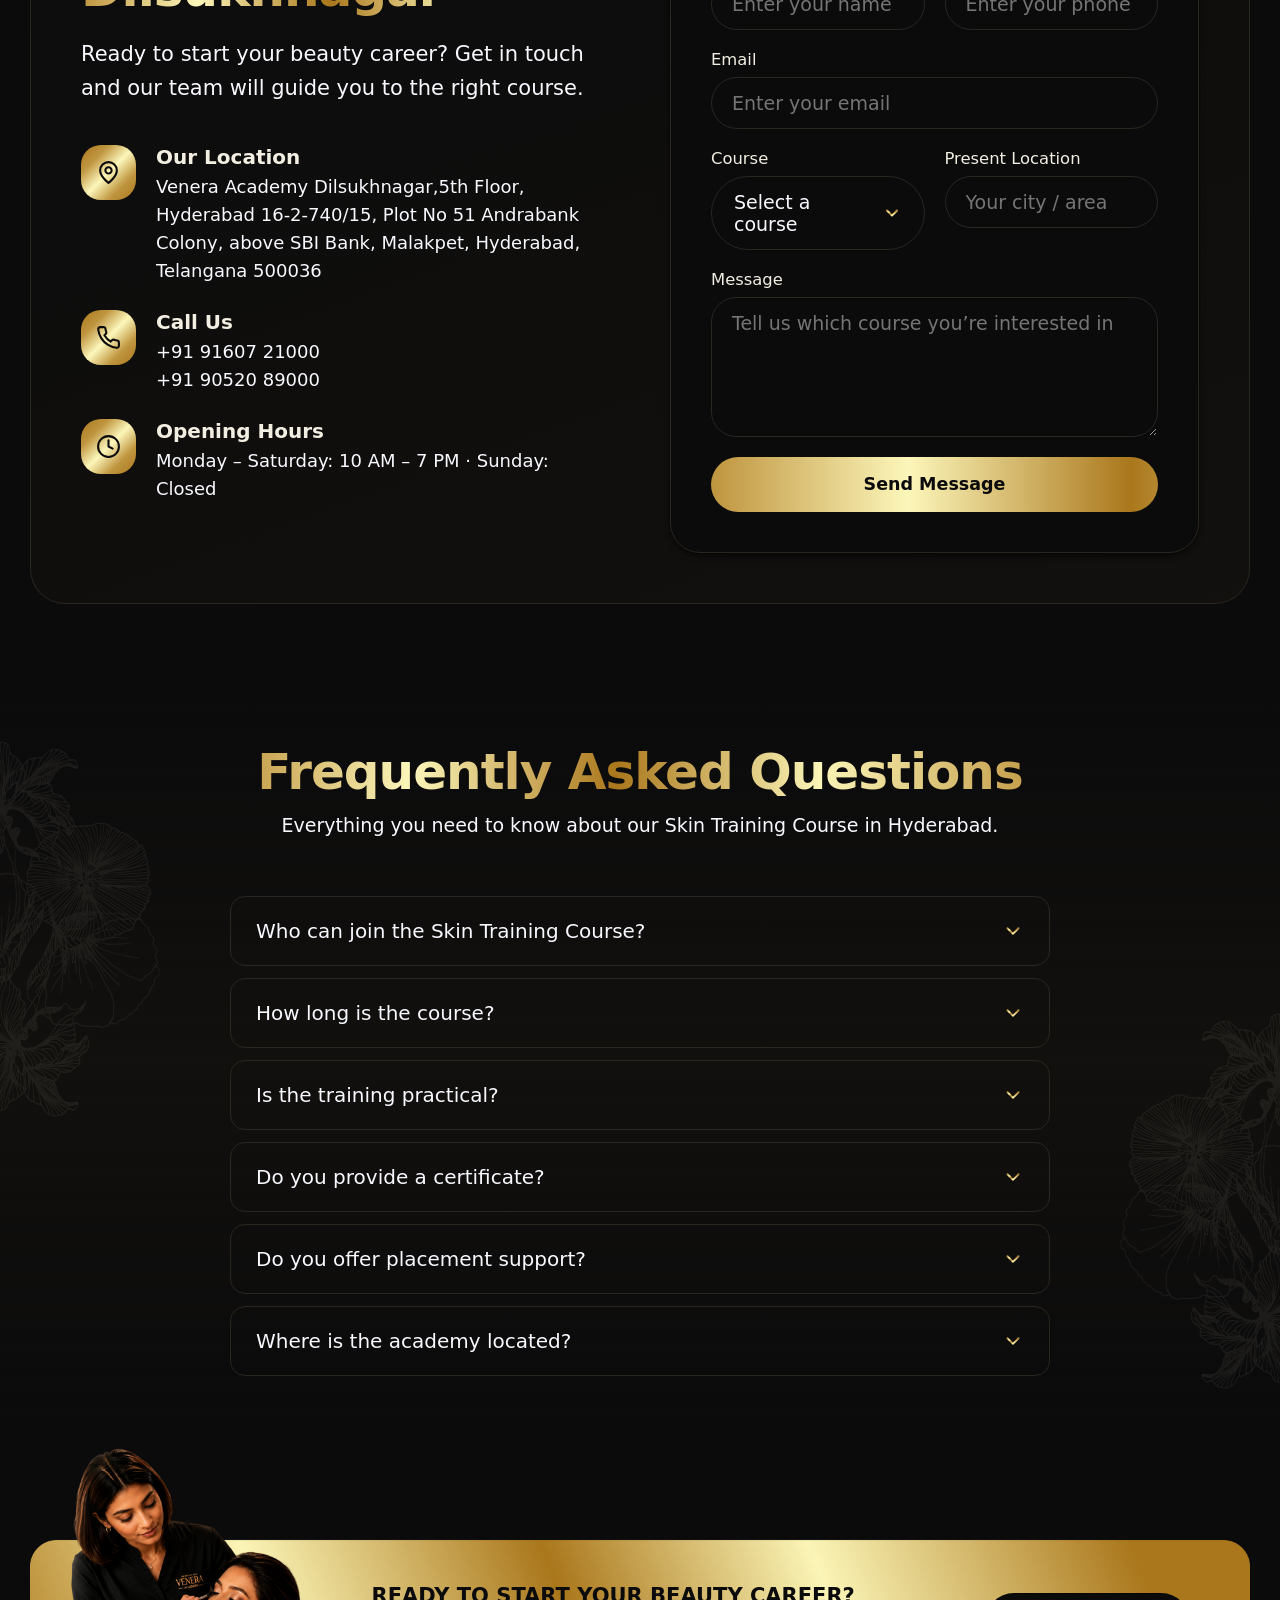
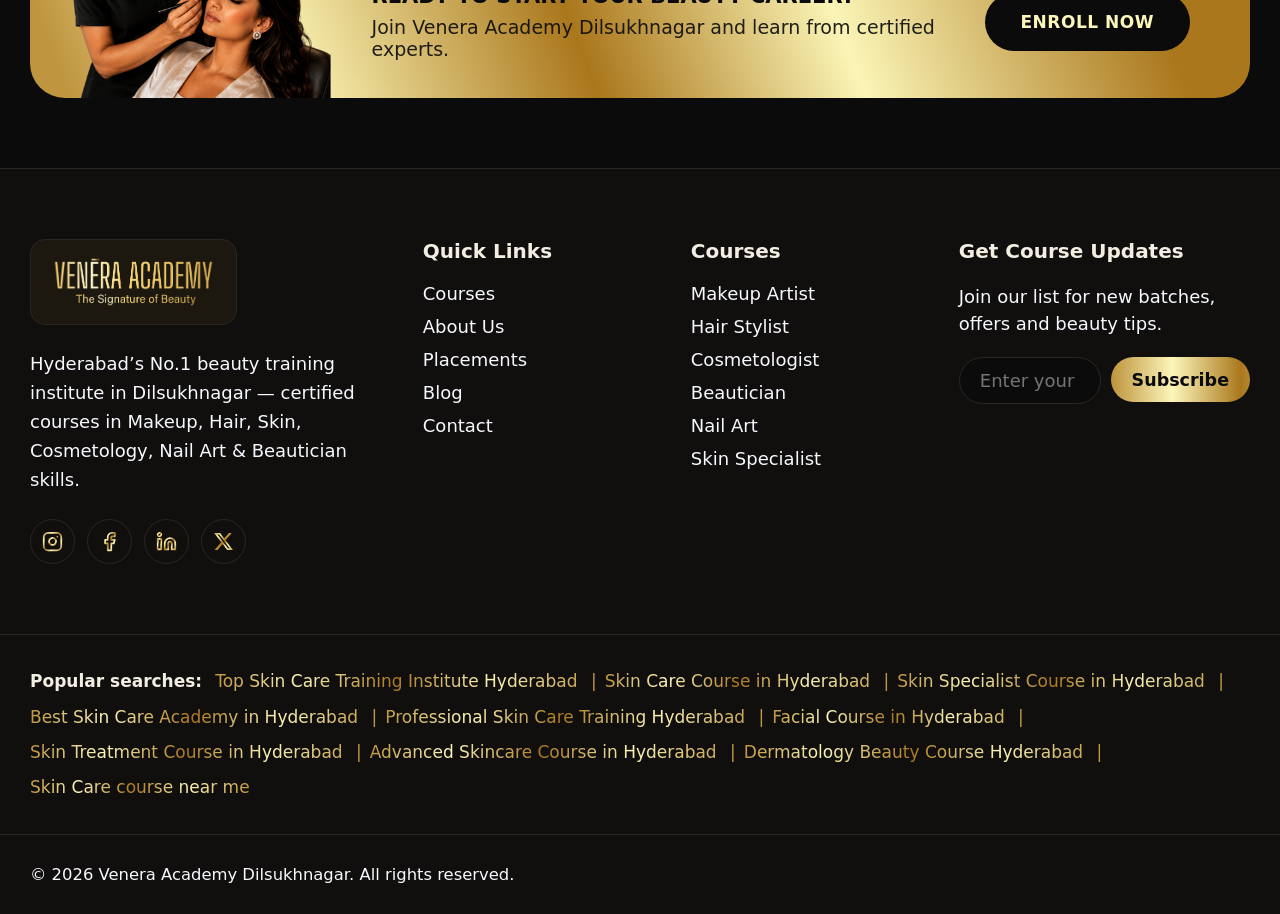
<file: skin-specialist.html>
<!DOCTYPE html>
<html lang="en-IN">

<head>
	<meta charset="UTF-8">
	<meta name="viewport" content="width=device-width, initial-scale=1.0">
	<link rel="icon" type="image/png" sizes="16x16" href="assets/img/favicon-16.png">
	<link rel="icon" type="image/png" sizes="32x32" href="assets/img/favicon-32.png">
	<link rel="icon" type="image/png" sizes="48x48" href="assets/img/favicon-48.png">
	<link rel="icon" type="image/png" sizes="256x256" href="assets/img/favicon.png">
	<link rel="apple-touch-icon" sizes="180x180" href="assets/img/apple-touch-icon.png">
	<link rel="manifest" href="site.webmanifest">
	<title>Skin Training Course in Hyderabad | Venera Academy Dilsukhnagar</title>
	<meta name="description"
		content="Skin Training Course in Hyderabad — professional facials, skin analysis, peels & advanced machine treatments with 100% practical training at Venera Academy Dilsukhnagar.">
	<meta name="keywords" content="skin care course Hyderabad, skin specialist course, facial course, skin treatment training, skincare academy Hyderabad, Venera Academy">
	<meta name="author" content="Venera Academy Dilsukhnagar">
	<meta name="robots" content="index, follow, max-snippet:-1, max-image-preview:large, max-video-preview:-1">
	<meta name="theme-color" content="#0B0B0C">
	<link rel="canonical" href="https://www.venera-academy.com/skin-specialist.html">
	<!-- Local / GEO -->
	<meta name="geo.region" content="IN-TG">
	<meta name="geo.placename" content="Dilsukhnagar, Malakpet, Hyderabad">
	<meta name="geo.position" content="17.3746;78.5063">
	<meta name="ICBM" content="17.3746, 78.5063">
	<meta name="business:contact_data:street_address" content="5th Floor, 16-2-740/15, Plot No 51, Andrabank Colony, above SBI Bank">
	<meta name="business:contact_data:locality" content="Malakpet, Hyderabad">
	<meta name="business:contact_data:region" content="Telangana">
	<meta name="business:contact_data:postal_code" content="500036">
	<meta name="business:contact_data:country_name" content="India">
	<meta name="business:contact_data:phone_number" content="+91-91607-21000">
	<meta name="business:contact_data:email" content="info@veneraacademy.in">
	<!-- Open Graph -->
	<meta property="og:type" content="website">
	<meta property="og:site_name" content="Venera Academy Dilsukhnagar">
	<meta property="og:title" content="Skin Training Course in Hyderabad | Venera Academy Dilsukhnagar">
	<meta property="og:description" content="">
	<meta property="og:url" content="https://www.venera-academy.com/skin-specialist.html">
	<meta property="og:locale" content="en_IN">
	<meta property="og:image" content="https://www.venera-academy.com/assets/img/beauty-training-institute-hyderabad-hero.png">
	<meta property="og:image:secure_url" content="https://www.venera-academy.com/assets/img/beauty-training-institute-hyderabad-hero.png">
	<meta property="og:image:type" content="image/png">
	<meta property="og:image:width" content="1920">
	<meta property="og:image:height" content="900">
	<meta property="og:image:alt" content="Venera Academy Dilsukhnagar — beauty training institute in Hyderabad">
	<!-- Twitter / X -->
	<meta name="twitter:card" content="summary_large_image">
	<meta name="twitter:site" content="@veneraacademy">
	<meta name="twitter:creator" content="@veneraacademy">
	<meta name="twitter:title" content="Skin Training Course in Hyderabad | Venera Academy Dilsukhnagar">
	<meta name="twitter:description" content="">
	<meta name="twitter:image" content="https://www.venera-academy.com/assets/img/beauty-training-institute-hyderabad-hero.png">
	<meta name="twitter:image:alt" content="Venera Academy Dilsukhnagar — beauty training institute in Hyderabad">
	<link rel="stylesheet" href="css/styles.css">
	<!-- SEO:START — structured data (schema.org). Generated; keep in sync with visible page content. -->
	<script type="application/ld+json">
	{
		"@context": "https://schema.org",
		"@graph": [
			{
				"@type": [
					"EducationalOrganization",
					"LocalBusiness"
				],
				"@id": "https://www.venera-academy.com/#localbusiness",
				"name": "Venera Academy Dilsukhnagar",
				"alternateName": [
					"Venera Academy",
					"Venera Beauty Academy Hyderabad"
				],
				"url": "https://www.venera-academy.com/",
				"logo": {
					"@type": "ImageObject",
					"url": "https://www.venera-academy.com/assets/img/venera-academy-logo-gold.png",
					"width": 1500,
					"height": 465
				},
				"image": "https://www.venera-academy.com/assets/img/beauty-training-institute-hyderabad-hero.png",
				"description": "Venera Academy Dilsukhnagar is a leading beauty training institute in Hyderabad offering certified courses in Makeup, Hair Styling, Skin, Cosmetology, Nail Art and Beautician skills with 100% practical training and placement support.",
				"telephone": "+91-91607-21000",
				"email": "info@veneraacademy.in",
				"priceRange": "₹₹",
				"currenciesAccepted": "INR",
				"address": {
					"@type": "PostalAddress",
					"streetAddress": "5th Floor, 16-2-740/15, Plot No 51, Andrabank Colony, above SBI Bank",
					"addressLocality": "Malakpet",
					"addressRegion": "Telangana",
					"postalCode": "500036",
					"addressCountry": "IN"
				},
				"geo": {
					"@type": "GeoCoordinates",
					"latitude": "17.3746",
					"longitude": "78.5063"
				},
				"hasMap": "https://www.google.com/maps?q=Andrabank+Colony,+Malakpet,+Hyderabad,+Telangana+500036",
				"openingHoursSpecification": [
					{
						"@type": "OpeningHoursSpecification",
						"dayOfWeek": [
							"Monday",
							"Tuesday",
							"Wednesday",
							"Thursday",
							"Friday",
							"Saturday"
						],
						"opens": "10:00",
						"closes": "19:00"
					}
				],
				"areaServed": [
					{
						"@type": "City",
						"name": "Hyderabad"
					},
					{
						"@type": "City",
						"name": "Secunderabad"
					},
					{
						"@type": "AdministrativeArea",
						"name": "Telangana"
					}
				],
				"knowsAbout": [
					"Bridal Makeup",
					"HD Makeup",
					"Airbrush Makeup",
					"Hair Cutting",
					"Hair Coloring",
					"Keratin Treatment",
					"Cosmetology",
					"Skin Care Treatments",
					"Nail Art",
					"Nail Extensions",
					"Beauty Therapy",
					"Salon Management"
				],
				"sameAs": [
					"https://www.instagram.com/veneraacademyofficial/",
					"https://www.facebook.com/VeneraAcademyofficial",
					"https://www.linkedin.com/company/veneraacademy",
					"https://x.com/veneraacademy"
				],
				"contactPoint": [
					{
						"@type": "ContactPoint",
						"telephone": "+91-91607-21000",
						"contactType": "admissions",
						"email": "info@veneraacademy.in",
						"areaServed": "IN",
						"availableLanguage": [
							"en",
							"te",
							"hi"
						]
					}
				]
			},
			{
				"@type": "WebSite",
				"@id": "https://www.venera-academy.com/#website",
				"url": "https://www.venera-academy.com/",
				"name": "Venera Academy Dilsukhnagar",
				"publisher": {
					"@id": "https://www.venera-academy.com/#localbusiness"
				},
				"inLanguage": "en-IN",
				"potentialAction": {
					"@type": "SearchAction",
					"target": {
						"@type": "EntryPoint",
						"urlTemplate": "https://www.venera-academy.com/blog.html?q={search_term_string}"
					},
					"query-input": "required name=search_term_string"
				}
			},
			{
				"@type": "WebPage",
				"@id": "https://www.venera-academy.com/skin-specialist.html#webpage",
				"url": "https://www.venera-academy.com/skin-specialist.html",
				"name": "Skin Training Course in Hyderabad | Venera Academy Dilsukhnagar",
				"description": "",
				"isPartOf": {
					"@id": "https://www.venera-academy.com/#website"
				},
				"about": {
					"@id": "https://www.venera-academy.com/#localbusiness"
				},
				"inLanguage": "en-IN",
				"primaryImageOfPage": {
					"@type": "ImageObject",
					"url": "https://www.venera-academy.com/assets/img/beauty-training-institute-hyderabad-hero.png"
				},
				"breadcrumb": {
					"@id": "https://www.venera-academy.com/skin-specialist.html#breadcrumb"
				},
				"speakable": {
					"@type": "SpeakableSpecification",
					"cssSelector": [
						"h1",
						".hero-sub",
						".chero-sub",
						".about-hero p"
					]
				}
			},
			{
				"@type": "BreadcrumbList",
				"@id": "https://www.venera-academy.com/skin-specialist.html#breadcrumb",
				"itemListElement": [
					{
						"@type": "ListItem",
						"position": 1,
						"name": "Home",
						"item": "https://www.venera-academy.com/"
					},
					{
						"@type": "ListItem",
						"position": 2,
						"name": "Courses",
						"item": "https://www.venera-academy.com/#courses"
					},
					{
						"@type": "ListItem",
						"position": 3,
						"name": "Skin Specialist Course",
						"item": "https://www.venera-academy.com/skin-specialist.html"
					}
				]
			},
			{
				"@type": "Course",
				"@id": "https://www.venera-academy.com/skin-specialist.html#course",
				"name": "Skin Specialist Course in Hyderabad",
				"description": "Skin care and aesthetics training covering facials, skin analysis, treatments and advanced skin therapies.",
				"url": "https://www.venera-academy.com/skin-specialist.html",
				"provider": {
					"@id": "https://www.venera-academy.com/#localbusiness"
				},
				"inLanguage": "en-IN",
				"educationalLevel": "Beginner to Advanced",
				"teaches": "Skin care and aesthetics training covering facials, skin analysis, treatments and advanced skin therapies.",
				"isAccessibleForFree": false,
				"offers": {
					"@type": "Offer",
					"category": "Paid",
					"priceCurrency": "INR",
					"availability": "https://schema.org/InStock",
					"url": "https://www.venera-academy.com/contact.html"
				},
				"hasCourseInstance": [
					{
						"@type": "CourseInstance",
						"courseMode": [
							"Onsite",
							"InPerson"
						],
						"courseWorkload": "P1M",
						"location": {
							"@type": "Place",
							"name": "Venera Academy Dilsukhnagar",
							"address": {
								"@type": "PostalAddress",
								"streetAddress": "5th Floor, 16-2-740/15, Plot No 51, Andrabank Colony, above SBI Bank",
								"addressLocality": "Malakpet",
								"addressRegion": "Telangana",
								"postalCode": "500036",
								"addressCountry": "IN"
							}
						},
						"instructor": {
							"@type": "Organization",
							"name": "Venera Academy Dilsukhnagar"
						}
					}
				],
				"occupationalCredentialAwarded": "Professional Certification in Skin Specialist Course",
				"coursePrerequisites": "No prior experience required"
			},
			{
				"@type": "FAQPage",
				"@id": "https://www.venera-academy.com/skin-specialist.html#faq",
				"mainEntity": [
					{
						"@type": "Question",
						"name": "Who can join the Skin Training Course?",
						"acceptedAnswer": {
							"@type": "Answer",
							"text": "Anyone can join — the course is designed for beginners and aspiring beauty professionals. No prior experience is required."
						}
					},
					{
						"@type": "Question",
						"name": "How long is the course?",
						"acceptedAnswer": {
							"@type": "Answer",
							"text": "We offer flexible batches. Duration depends on the modules you choose — most students complete it within 1–3 months."
						}
					},
					{
						"@type": "Question",
						"name": "Is the training practical?",
						"acceptedAnswer": {
							"@type": "Answer",
							"text": "Yes — it is 100% practical, with hands-on sessions on real clients across every module using professional products."
						}
					},
					{
						"@type": "Question",
						"name": "Do you provide a certificate?",
						"acceptedAnswer": {
							"@type": "Answer",
							"text": "Yes. On successful completion you receive a recognized certification that helps you build a professional career."
						}
					},
					{
						"@type": "Question",
						"name": "Do you offer placement support?",
						"acceptedAnswer": {
							"@type": "Answer",
							"text": "Absolutely — we provide job assistance with leading salons, plus portfolio and interview preparation."
						}
					},
					{
						"@type": "Question",
						"name": "Where is the academy located?",
						"acceptedAnswer": {
							"@type": "Answer",
							"text": "We are centrally located in Dilsukhnagar, Hyderabad — easy to reach from across the city."
						}
					}
				]
			}
		]
	}
	</script>
	<!-- SEO:END -->
</head>

<body>
	<!-- gold gradient for SVG icons -->
	<svg aria-hidden="true" focusable="false" width="0" height="0" style="position:absolute" xmlns="http://www.w3.org/2000/svg">
		<linearGradient id="gold-grad" x1="0" y1="0" x2="1" y2="1">
			<stop offset="0" stop-color="#BF953F"/>
			<stop offset="0.22" stop-color="#FCF6BA"/>
			<stop offset="0.5" stop-color="#AA771C"/>
			<stop offset="0.72" stop-color="#FBF5B7"/>
			<stop offset="1" stop-color="#BF953F"/>
		</linearGradient>
	</svg>
	<header class="header" id="header">
		<nav class="nav">
			<div class="nav-left">
				<a href="index.html" class="logo" aria-label="Venera Academy home" title="Venera Academy home">
					<img src="assets/img/venera-academy-logo-gold.png" alt="Venera Academy Dilsukhnagar" title="Venera Academy Dilsukhnagar — home" width="1500" height="465" loading="eager" decoding="async">
				</a>

				<!-- Desktop navigation -->
				<div class="nav-menu" id="nav-menu">
					<a href="index.html" class="nav-link" title="Home">Home</a>
					<!-- Courses -->
					<div class="nav-item" data-menu="product">
						<a class="nav-trigger" href="courses.html" title="Courses" aria-haspopup="true" aria-expanded="false">
							Courses
							<svg class="chevron" viewBox="0 0 24 24" fill="none" stroke="currentColor" stroke-width="2"
								stroke-linecap="round" stroke-linejoin="round">
								<polyline points="6 9 12 15 18 9"></polyline>
							</svg>
						</a>
						<div class="dropdown" role="menu">
							<div class="dropdown-panel">
								<ul class="grid grid-2" id="product-list"></ul>
								<div class="dropdown-footer">
									<p>Not sure which to pick? <a href="tel:9160721000" title="Talk to a counsellor">Talk to a counsellor</a></p>
								</div>
							</div>
						</div>
					</div>

					<a href="about.html" class="nav-link" title="About Us">About Us</a>
					<a href="placements.html" class="nav-link" title="Placements">Placements</a>
					<a href="blog.html" class="nav-link" title="Blogs">Blogs</a>
				</div>
			</div>

			<div class="nav-actions">
				<a href="contact.html" class="btn btn-primary" title="Contact Us">Contact Us</a>
			</div>

			<button class="btn btn-outline btn-icon menu-toggle" id="menu-toggle" aria-expanded="false"
				aria-controls="mobile-menu" aria-label="Toggle menu">
				<svg class="menu-icon" viewBox="0 0 24 24" fill="none" stroke="currentColor" stroke-width="2"
					stroke-linecap="round" stroke-linejoin="round">
					<line class="line line-top" x1="3" y1="6" x2="21" y2="6"></line>
					<line class="line line-mid" x1="3" y1="12" x2="21" y2="12"></line>
					<line class="line line-bot" x1="3" y1="18" x2="21" y2="18"></line>
				</svg>
			</button>
		</nav>
	</header>

	<!-- Mobile menu (populated + toggled by JS) -->
	<div class="mobile-menu" id="mobile-menu" aria-hidden="true">
		<div class="mobile-menu-inner">
			<div class="mobile-links">
				<a href="index.html" class="mobile-link" title="Home">Home</a>
				<a href="courses.html" class="mobile-section mobile-link" title="Courses">Courses</a>
				<div id="m-product"></div>
				<a href="about.html" class="mobile-link" title="About Us">About Us</a>
				<a href="placements.html" class="mobile-link" title="Placements">Placements</a>
				<a href="blog.html" class="mobile-link" title="Blogs">Blogs</a>
			</div>
			<div class="mobile-actions">
				<a href="contact.html" class="btn btn-primary btn-block" title="Contact Us">Contact Us</a>
			</div>
		</div>
	</div>

	<main>
		<!-- Hero (full image, animated entrance) -->
		<section class="chero chero--image chero--left">
			<div class="chero-bg" aria-hidden="true">
				<img src="assets/img/hero/hero-skin.webp" srcset="assets/img/hero/hero-skin-1200.webp 1200w, assets/img/hero/hero-skin.webp 2400w" sizes="100vw" alt="" width="2400" height="1000" loading="eager" fetchpriority="high" decoding="async">
			</div>
			<div class="chero-overlay" aria-hidden="true"></div>

			<div class="chero-inner">
				<h1 class="chero-title anim anim-2">Skin Training Course in Hyderabad</h1>
				<p class="chero-sub anim anim-3">Learn professional facials, skin analysis, peels &amp; advanced skin
					treatments with certified expert trainers at Venera Academy Dilsukhnagar.</p>

				<div class="chero-actions anim anim-4">
					<a href="#contact" class="btn btn-primary btn-lg chero-pill-btn" title="Join the Best Skin Course in Hyderabad">Join the Best Skin Course in
						Hyderabad</a>
					<a href="tel:9160721000" class="btn btn-lg chero-outline-gold" title="Enroll Now">Enroll Now</a>
				</div>
			</div>
		</section>

		<!-- Course detail -->
		<section class="course-detail" id="about">
			<div class="cd-inner">
				<div class="cd-head">
					<h2 class="cd-title"><span>About</span> Skin Training</h2>
					<div class="leaf-divider">
						<span class="ld-line"></span>
						<svg viewBox="0 0 24 24" fill="none" stroke="currentColor" stroke-width="1.6"
							stroke-linecap="round" stroke-linejoin="round">
							<path
								d="M11 20A7 7 0 0 1 9.8 6.1C15.5 5 17 4.48 19 2c1 2 2 4.18 2 8 0 5.5-4.78 10-10 10Z" />
							<path d="M2 21c0-3 1.85-5.36 5.08-6" />
						</svg>
						<span class="ld-line"></span>
					</div>
				</div>
				<p>Our Skin Training Course in Hyderabad is ideal for beginners and beauty professionals who want to
					specialize in <strong>facials, peels, machine-based treatments, and skin analysis</strong>.</p>
				<p>This course includes <strong>100% practical training on real clients</strong> using advanced skin
					tools and premium products. Classes are conducted at our modern beauty academy in Dilsukhnagar,
					Hyderabad.</p>

				<h3 class="cd-sub">Why Choose Our Skin Training Course in Hyderabad</h3>
				<ul class="cd-list">
					<li><svg viewBox="0 0 24 24" fill="none" stroke="currentColor" stroke-width="2.5"
							stroke-linecap="round" stroke-linejoin="round">
							<polyline points="20 6 9 17 4 12"></polyline>
						</svg>Learn Skin Science &amp; Skin Analysis</li>
					<li><svg viewBox="0 0 24 24" fill="none" stroke="currentColor" stroke-width="2.5"
							stroke-linecap="round" stroke-linejoin="round">
							<polyline points="20 6 9 17 4 12"></polyline>
						</svg>Basic to Advanced Facial Training</li>
					<li><svg viewBox="0 0 24 24" fill="none" stroke="currentColor" stroke-width="2.5"
							stroke-linecap="round" stroke-linejoin="round">
							<polyline points="20 6 9 17 4 12"></polyline>
						</svg>Chemical Peels (Theory + Demo)</li>
					<li><svg viewBox="0 0 24 24" fill="none" stroke="currentColor" stroke-width="2.5"
							stroke-linecap="round" stroke-linejoin="round">
							<polyline points="20 6 9 17 4 12"></polyline>
						</svg>Face Massage &amp; Skin Treatment Techniques</li>
					<li><svg viewBox="0 0 24 24" fill="none" stroke="currentColor" stroke-width="2.5"
							stroke-linecap="round" stroke-linejoin="round">
							<polyline points="20 6 9 17 4 12"></polyline>
						</svg>Blackhead &amp; Whitehead Extraction</li>
					<li><svg viewBox="0 0 24 24" fill="none" stroke="currentColor" stroke-width="2.5"
							stroke-linecap="round" stroke-linejoin="round">
							<polyline points="20 6 9 17 4 12"></polyline>
						</svg>Machine Training: Steamer, High Frequency, Galvanic, Vacuum</li>
					<li><svg viewBox="0 0 24 24" fill="none" stroke="currentColor" stroke-width="2.5"
							stroke-linecap="round" stroke-linejoin="round">
							<polyline points="20 6 9 17 4 12"></polyline>
						</svg>Hygiene, Sterilization &amp; Client Consultation</li>
					<li><svg viewBox="0 0 24 24" fill="none" stroke="currentColor" stroke-width="2.5"
							stroke-linecap="round" stroke-linejoin="round">
							<polyline points="20 6 9 17 4 12"></polyline>
						</svg>100% Practical Training with Real Clients</li>
					<li><svg viewBox="0 0 24 24" fill="none" stroke="currentColor" stroke-width="2.5"
							stroke-linecap="round" stroke-linejoin="round">
							<polyline points="20 6 9 17 4 12"></polyline>
						</svg>Training with Latest Skin Products &amp; Tools</li>
					<li><svg viewBox="0 0 24 24" fill="none" stroke="currentColor" stroke-width="2.5"
							stroke-linecap="round" stroke-linejoin="round">
							<polyline points="20 6 9 17 4 12"></polyline>
						</svg>Perfect for beginners &amp; beauticians</li>
				</ul>
				<a href="tel:9160721000" class="btn btn-primary btn-lg" title="Enquire Now">Enquire Now</a>
			</div>
		</section>

		<!-- Course Modules (feature grid) -->
		<section class="course-modules" id="modules" data-watermark="BEAUTY">
			<div class="cm-inner">
				<span class="badge-pill">Course Modules</span>
				<div class="cm-head">
					<h2>What You Will Learn</h2>
					<p>The Skin &amp; Beauty Therapy program from the Venera course brochure — Foundation Course in Beauty and Certificate Course in Advanced Beauty Therapy, delivered as four structured modules plus electrology.</p>
				</div>
				<div class="cm-group cm-group--split">
					<div class="cm-shot">
						<img src="assets/img/library/facial-massage-therapy.webp" srcset="assets/img/library/facial-massage-therapy-800.webp 800w, assets/img/library/facial-massage-therapy.webp 1600w" sizes="(min-width: 900px) 38vw, 100vw" width="1600" height="1600" loading="lazy" decoding="async" alt="Facial massage technique taught in skin theory module">
					</div>
					<div class="cm-body">
						<h3 class="cm-subtitle">Module 1 — Skin Theory: Anatomy &amp; Physiology</h3>
						<div class="cm-grid">
							<div class="cm-item"><p>Introduction to skin &amp; skin layers</p></div>
							<div class="cm-item"><p>Functions of skin</p></div>
							<div class="cm-item"><p>Types of skin</p></div>
							<div class="cm-item"><p>Skin disorders</p></div>
							<div class="cm-item"><p>pH level of skin</p></div>
							<div class="cm-item"><p>Lymphatic system</p></div>
							<div class="cm-item"><p>Facial muscles</p></div>
							<div class="cm-item"><p>Massage theory &amp; massage manipulations</p></div>
							<div class="cm-item"><p>Client consultation &amp; consent</p></div>
						</div>
					</div>
				</div>
				<div class="cm-group cm-group--split cm-group--flip">
					<div class="cm-shot">
						<img src="assets/img/library/face-mask-treatment.webp" srcset="assets/img/library/face-mask-treatment-800.webp 800w, assets/img/library/face-mask-treatment.webp 1600w" sizes="(min-width: 900px) 38vw, 100vw" width="1600" height="1067" loading="lazy" decoding="async" alt="Facial mask treatment on a client">
					</div>
					<div class="cm-body">
						<h3 class="cm-subtitle">Module 2 — Facials &amp; Skin Analysis</h3>
						<div class="cm-grid">
							<div class="cm-item"><p>Bleach</p></div>
							<div class="cm-item"><p>CTMP</p></div>
							<div class="cm-item"><p>Skin care &amp; skin analysis</p></div>
							<div class="cm-item"><p>Clean up</p></div>
							<div class="cm-item"><p>Basic facial</p></div>
							<div class="cm-item"><p>Fruit facial</p></div>
							<div class="cm-item"><p>Thermo-herb facial</p></div>
							<div class="cm-item"><p>Gold facial</p></div>
						</div>
					</div>
				</div>
				<div class="cm-group cm-group--split cm-group--short">
					<div class="cm-shot">
						<img src="assets/img/library/manicured-hands-top-view.webp" srcset="assets/img/library/manicured-hands-top-view-800.webp 800w, assets/img/library/manicured-hands-top-view.webp 1600w" sizes="(min-width: 900px) 38vw, 100vw" width="1600" height="1067" loading="lazy" decoding="async" alt="Manicured hands after an advanced manicure session">
					</div>
					<div class="cm-body">
						<h3 class="cm-subtitle">Module 3 — Advanced Manicure, Pedicure &amp; Hygiene</h3>
						<div class="cm-grid">
							<div class="cm-item"><p>Hygiene / foot care</p></div>
							<div class="cm-item"><p>Temporary nail extensions</p></div>
							<div class="cm-item"><p>Gel nail polish &amp; arts</p></div>
							<div class="cm-item"><p>Advanced waxing techniques</p></div>
						</div>
					</div>
				</div>
				<div class="cm-group cm-group--split cm-group--flip">
					<div class="cm-shot">
						<img src="assets/img/library/hydra-facial-treatment.webp" srcset="assets/img/library/hydra-facial-treatment-800.webp 800w, assets/img/library/hydra-facial-treatment.webp 1600w" sizes="(min-width: 900px) 38vw, 100vw" width="1600" height="799" loading="lazy" decoding="async" alt="Hydra facial treatment in progress">
					</div>
					<div class="cm-body">
						<h3 class="cm-subtitle">Module 4 — Advanced Treatments</h3>
						<div class="cm-grid">
							<div class="cm-item"><p>Anti-acne</p></div>
							<div class="cm-item"><p>Anti-pigmentation</p></div>
							<div class="cm-item"><p>Anti-ageing</p></div>
							<div class="cm-item"><p>Sensitive skin treatment</p></div>
							<div class="cm-item"><p>Anti-tan facial</p></div>
							<div class="cm-item"><p>Deep cleansing treatment</p></div>
							<div class="cm-item"><p>Hydra facial</p></div>
							<div class="cm-item"><p>Advanced mask &amp; pack</p></div>
						</div>
					</div>
				</div>
				<div class="cm-group cm-group--split">
					<div class="cm-shot">
						<img src="assets/img/library/ultrasound-skin-treatment.webp" srcset="assets/img/library/ultrasound-skin-treatment-800.webp 800w, assets/img/library/ultrasound-skin-treatment.webp 1600w" sizes="(min-width: 900px) 38vw, 100vw" width="1600" height="1067" loading="lazy" decoding="async" alt="Ultrasound skin treatment using professional machinery">
					</div>
					<div class="cm-body">
						<h3 class="cm-subtitle">Electrology — Machinery</h3>
						<div class="cm-grid">
							<div class="cm-item"><p>Magnifying glass for skin analysis</p></div>
							<div class="cm-item"><p>Dermascope</p></div>
							<div class="cm-item"><p>Steamer</p></div>
							<div class="cm-item"><p>Ultrasound</p></div>
							<div class="cm-item"><p>Galvanic</p></div>
							<div class="cm-item"><p>High frequency</p></div>
							<div class="cm-item"><p>Vacuum suction</p></div>
						</div>
					</div>
				</div>
			</div>
		</section>

		<!-- Certificate bar -->
		<section class="cm-cert">
			<div class="cm-cert-inner">
				<p><strong>Certificate awarded</strong> on successful completion of all modules</p>
				<a href="tel:9160721000" class="cm-cert-btn" title="Enroll now">Enroll now</a>
			</div>
		</section>

		<!-- Career Opportunities -->
		<section class="career" id="career">
			<div class="co-blur co-blur-1" aria-hidden="true"></div>
			<div class="co-blur co-blur-2" aria-hidden="true"></div>
			<div class="co-dot co-dot-1" aria-hidden="true"></div>
			<div class="co-dot co-dot-2" aria-hidden="true"></div>

			<div class="career-inner reveal-root">
				<div class="career-head">
					<span class="co-eyebrow"><svg viewBox="0 0 24 24" fill="none" stroke="currentColor" stroke-width="2"
							stroke-linecap="round" stroke-linejoin="round">
							<polygon points="13 2 3 14 12 14 11 22 21 10 12 10 13 2" />
						</svg> Career Opportunities</span>
					<h2 class="career-title">Career Opportunities After Skin Training</h2>
					<div class="co-underline"></div>
					<p class="career-sub">You can also start your own skin care studio or offer home-based facial
						services — alongside roles in salons, spas and beauty clinics.</p>
				</div>

				<div class="co-grid">
					<div class="co-col">
						<div class="co-item" data-dir="left">
							<div class="co-item-head"><span class="co-chip"><svg viewBox="0 0 24 24" fill="none"
										stroke="currentColor" stroke-width="1.8" stroke-linecap="round"
										stroke-linejoin="round">
										<path
											d="M12 22a7 7 0 0 0 7-7c0-2-1-3.9-3-5.5s-3.5-4-4-6.5c-.5 2.5-2 4.9-4 6.5C6 11.1 5 13 5 15a7 7 0 0 0 7 7z" />
									</svg></span>
								<h3>Skin Therapist</h3>
							</div>
							<p>Deliver facials, peels and advanced skin treatments.</p>
						</div>
						<div class="co-item" data-dir="left">
							<div class="co-item-head"><span class="co-chip"><svg viewBox="0 0 24 24" fill="none"
										stroke="currentColor" stroke-width="1.8" stroke-linecap="round"
										stroke-linejoin="round">
										<path
											d="M9.937 15.5A2 2 0 0 0 8.5 14.063l-6.135-1.582a.5.5 0 0 1 0-.962L8.5 9.936A2 2 0 0 0 9.937 8.5l1.582-6.135a.5.5 0 0 1 .963 0L14.063 8.5A2 2 0 0 0 15.5 9.937l6.135 1.581a.5.5 0 0 1 0 .964L15.5 14.063a2 2 0 0 0-1.437 1.437l-1.582 6.135a.5.5 0 0 1-.963 0z" />
									</svg></span>
								<h3>Facial Expert</h3>
							</div>
							<p>Specialise in a full range of professional facials.</p>
						</div>
						<div class="co-item" data-dir="left">
							<div class="co-item-head"><span class="co-chip"><svg viewBox="0 0 24 24" fill="none"
										stroke="currentColor" stroke-width="1.8" stroke-linecap="round"
										stroke-linejoin="round">
										<path
											d="M12 22a7 7 0 0 0 7-7c0-2-1-3.9-3-5.5s-3.5-4-4-6.5c-.5 2.5-2 4.9-4 6.5C6 11.1 5 13 5 15a7 7 0 0 0 7 7z" />
									</svg></span>
								<h3>Skin Care Professional</h3>
							</div>
							<p>Provide expert skincare services and consultations.</p>
						</div>
						<div class="co-item" data-dir="left">
							<div class="co-item-head"><span class="co-chip"><svg viewBox="0 0 24 24" fill="none"
										stroke="currentColor" stroke-width="1.8" stroke-linecap="round"
										stroke-linejoin="round">
										<path d="M3 9 5 3h14l2 6" />
										<path d="M4 9v11a1 1 0 0 0 1 1h14a1 1 0 0 0 1-1V9" />
										<path d="M9 21v-6h6v6" />
									</svg></span>
								<h3>Beauty Clinic Assistant</h3>
							</div>
							<p>Support skin treatments in beauty and wellness clinics.</p>
						</div>
					</div>

					<div class="co-center">
						<div class="co-figure">
							<div class="co-frame"></div>
							<div class="co-image">
								<img src="assets/img/about/career-angel.webp" alt="Sculpt your future with Venera Academy" title="Careers after the Skin Specialist course" width="900" height="1200" loading="lazy" decoding="async">
								<div class="co-image-overlay">
									<a href="index.html#courses" class="co-portfolio" title="View Courses">View Courses <svg
											viewBox="0 0 24 24" fill="none" stroke="currentColor" stroke-width="2"
											stroke-linecap="round" stroke-linejoin="round">
											<path d="m9 18 6-6-6-6" />
										</svg></a>
								</div>
							</div>
							<span class="co-accent co-accent-1" aria-hidden="true"></span>
							<span class="co-accent co-accent-2" aria-hidden="true"></span>
						</div>
					</div>

					<div class="co-col">
						<div class="co-item" data-dir="right">
							<div class="co-item-head"><span class="co-chip"><svg viewBox="0 0 24 24" fill="none"
										stroke="currentColor" stroke-width="1.8" stroke-linecap="round"
										stroke-linejoin="round">
										<path
											d="M12 22a7 7 0 0 0 7-7c0-2-1-3.9-3-5.5s-3.5-4-4-6.5c-.5 2.5-2 4.9-4 6.5C6 11.1 5 13 5 15a7 7 0 0 0 7 7z" />
									</svg></span>
								<h3>Spa Therapist</h3>
							</div>
							<p>Work in spa centers delivering relaxation and skin therapies.</p>
						</div>
						<div class="co-item" data-dir="right">
							<div class="co-item-head"><span class="co-chip"><svg viewBox="0 0 24 24" fill="none"
										stroke="currentColor" stroke-width="1.8" stroke-linecap="round"
										stroke-linejoin="round">
										<circle cx="12" cy="12" r="10" />
										<path d="M9.09 9a3 3 0 0 1 5.83 1c0 2-3 3-3 3" />
										<path d="M12 17h.01" />
									</svg></span>
								<h3>Beauty Consultant</h3>
							</div>
							<p>Advise clients on skincare, products and routines.</p>
						</div>
						<div class="co-item" data-dir="right">
							<div class="co-item-head"><span class="co-chip"><svg viewBox="0 0 24 24" fill="none"
										stroke="currentColor" stroke-width="1.8" stroke-linecap="round"
										stroke-linejoin="round">
										<path d="M22 10v6M2 10l10-5 10 5-10 5z" />
										<path d="M6 12v5c3 3 9 3 12 0v-5" />
									</svg></span>
								<h3>Skin &amp; Wellness Trainer</h3>
							</div>
							<p>Teach and mentor future skin care professionals.</p>
						</div>
						<div class="co-item" data-dir="right">
							<div class="co-item-head"><span class="co-chip"><svg viewBox="0 0 24 24" fill="none"
										stroke="currentColor" stroke-width="1.8" stroke-linecap="round"
										stroke-linejoin="round">
										<path d="M3 9 5 3h14l2 6" />
										<path d="M4 9v11a1 1 0 0 0 1 1h14a1 1 0 0 0 1-1V9" />
										<path d="M9 21v-6h6v6" />
									</svg></span>
								<h3>Freelance Skin Specialist</h3>
							</div>
							<p>Offer freelance facials or a home-based skin studio.</p>
						</div>
					</div>
				</div>

				<div class="co-stats" id="co-stats">
					<div class="stat-card">
						<div class="stat-icon"><svg viewBox="0 0 24 24" fill="none" stroke="currentColor"
								stroke-width="1.8" stroke-linecap="round" stroke-linejoin="round">
								<circle cx="12" cy="8" r="6" />
								<path d="M15.477 12.89 17 22l-5-3-5 3 1.523-9.11" />
							</svg></div>
						<div class="stat-value" data-value="100" data-suffix="+">0</div>
						<p>Students Trained</p><span class="stat-bar"></span>
					</div>
					<div class="stat-card">
						<div class="stat-icon"><svg viewBox="0 0 24 24" fill="none" stroke="currentColor"
								stroke-width="1.8" stroke-linecap="round" stroke-linejoin="round">
								<path d="M16 21v-2a4 4 0 0 0-4-4H6a4 4 0 0 0-4 4v2" />
								<circle cx="9" cy="7" r="4" />
								<path d="M22 21v-2a4 4 0 0 0-3-3.87" />
								<path d="M16 3.13a4 4 0 0 1 0 7.75" />
							</svg></div>
						<div class="stat-value" data-value="15" data-suffix="+">0</div>
						<p>Hiring Partners</p><span class="stat-bar"></span>
					</div>
					<div class="stat-card">
						<div class="stat-icon"><svg viewBox="0 0 24 24" fill="none" stroke="currentColor"
								stroke-width="1.8" stroke-linecap="round" stroke-linejoin="round">
								<rect x="3" y="4" width="18" height="18" rx="2" />
								<path d="M16 2v4" />
								<path d="M8 2v4" />
								<path d="M3 10h18" />
							</svg></div>
						<div class="stat-value" data-value="5" data-suffix="+">0</div>
						<p>Years Experience</p><span class="stat-bar"></span>
					</div>
					<div class="stat-card">
						<div class="stat-icon"><svg viewBox="0 0 24 24" fill="none" stroke="currentColor"
								stroke-width="1.8" stroke-linecap="round" stroke-linejoin="round">
								<polyline points="22 7 13.5 15.5 8.5 10.5 2 17" />
								<polyline points="16 7 22 7 22 13" />
							</svg></div>
						<div class="stat-value" data-value="100" data-suffix="%">0</div>
						<p>Placement Rate</p><span class="stat-bar"></span>
					</div>
				</div>
			</div>
		</section>

		<!-- Placement Support (container scroll) -->
		<section class="placement" id="placement">
			<div class="container-scroll" id="container-scroll">
				<div class="cs-perspective">
					<div class="cs-header" id="cs-header">
						<span class="section-eyebrow">Placement Support</span>
						<h2 class="section-title">From training to your first job — we’ve got you</h2>
					</div>
					<div class="cs-card" id="cs-card">
						<div class="cs-card-inner">
							<div class="placement-grid">
								<div class="placement-item">
									<div class="pi-head"><svg viewBox="0 0 24 24" fill="none" stroke="currentColor"
											stroke-width="1.8" stroke-linecap="round" stroke-linejoin="round">
											<rect width="20" height="14" x="2" y="7" rx="2" />
											<path d="M16 21V5a2 2 0 0 0-2-2h-4a2 2 0 0 0-2 2v16" />
										</svg>
										<h3>Internship Opportunities</h3>
									</div>
									<p>Hands-on internships so you gain real salon floor experience before you graduate.
									</p>
								</div>
								<div class="placement-item">
									<div class="pi-head"><svg viewBox="0 0 24 24" fill="none" stroke="currentColor"
											stroke-width="1.8" stroke-linecap="round" stroke-linejoin="round">
											<circle cx="6" cy="6" r="3" />
											<circle cx="6" cy="18" r="3" />
											<line x1="20" y1="4" x2="8.12" y2="15.88" />
											<line x1="14.47" y1="14.48" x2="20" y2="20" />
											<line x1="8.12" y1="8.12" x2="12" y2="12" />
										</svg>
										<h3>Job Assistance</h3>
									</div>
									<p>Placement support with leading salons and beauty brands across Hyderabad.</p>
								</div>
								<div class="placement-item">
									<div class="pi-head"><svg viewBox="0 0 24 24" fill="none" stroke="currentColor"
											stroke-width="1.8" stroke-linecap="round" stroke-linejoin="round">
											<path d="M15 2H6a2 2 0 0 0-2 2v16a2 2 0 0 0 2 2h12a2 2 0 0 0 2-2V7Z" />
											<path d="M14 2v4a2 2 0 0 0 2 2h4" />
											<path d="M16 13H8" />
											<path d="M16 17H8" />
										</svg>
										<h3>Resume &amp; Portfolio</h3>
									</div>
									<p>Professional resume and portfolio preparation that shows off your best work.</p>
								</div>
								<div class="placement-item">
									<div class="pi-head"><svg viewBox="0 0 24 24" fill="none" stroke="currentColor"
											stroke-width="1.8" stroke-linecap="round" stroke-linejoin="round">
											<path d="M21 15a2 2 0 0 1-2 2H7l-4 4V5a2 2 0 0 1 2-2h14a2 2 0 0 1 2 2z" />
										</svg>
										<h3>Soft Skills &amp; Interviews</h3>
									</div>
									<p>Soft-skills coaching and mock interview training to help you land the role.</p>
								</div>
								<div class="placement-item">
									<div class="pi-head"><svg viewBox="0 0 24 24" fill="none" stroke="currentColor"
											stroke-width="1.8" stroke-linecap="round" stroke-linejoin="round">
											<polyline points="22 7 13.5 15.5 8.5 10.5 2 17" />
											<polyline points="16 7 22 7 22 13" />
										</svg>
										<h3>Freelance Guidance</h3>
									</div>
									<p>Start your own freelance beauty business with pricing and client tips.</p>
								</div>
								<div class="placement-item">
									<div class="pi-head"><svg viewBox="0 0 24 24" fill="none" stroke="currentColor"
											stroke-width="1.8" stroke-linecap="round" stroke-linejoin="round">
											<rect x="2" y="2" width="20" height="20" rx="5" ry="5" />
											<path d="M16 11.37A4 4 0 1 1 12.63 8 4 4 0 0 1 16 11.37z" />
											<line x1="17.5" y1="6.5" x2="17.51" y2="6.5" />
										</svg>
										<h3>Instagram Branding</h3>
									</div>
									<p>Instagram branding tips to attract bookings and grow your name.</p>
								</div>
							</div>
						</div>
					</div>
				</div>
			</div>
		</section>

		<!-- Testimonials -->
		<section class="testimonials" id="testimonials">
			<div class="t-inner">
				<div class="t-head">
					<span class="t-eyebrow">Testimonials</span>
					<h3 class="t-title">Transformative Student Experiences</h3>
					<div class="t-underline"></div>
				</div>

				<div class="t-wrap">
					<div class="t-nav">
						<button class="t-btn" id="t-prev" aria-label="Previous testimonial">
							<svg viewBox="0 0 24 24" fill="none" stroke="currentColor" stroke-width="2"
								stroke-linecap="round" stroke-linejoin="round">
								<polyline points="15 18 9 12 15 6"></polyline>
							</svg>
						</button>
						<button class="t-btn" id="t-next" aria-label="Next testimonial">
							<svg viewBox="0 0 24 24" fill="none" stroke="currentColor" stroke-width="2"
								stroke-linecap="round" stroke-linejoin="round">
								<polyline points="9 18 15 12 9 6"></polyline>
							</svg>
						</button>
					</div>

					<div class="t-viewport">
						<div class="t-track" id="t-track"></div>
					</div>

					<div class="t-dots" id="t-dots"></div>
				</div>
			</div>
		</section>

		<!-- Contact Us -->
		<section class="contact" id="contact">
			<div class="contact-container">
				<div class="contact-grid">
					<div class="contact-left">
						<span class="da-badge">Contact</span>
						<h2 class="da-h2">Visit Venera Academy Dilsukhnagar</h2>
						<p class="da-lead">Ready to start your beauty career? Get in touch and our team will guide you
							to the right course.</p>

						<div class="da-info">
							<div class="da-info-row">
								<span class="da-chip"><svg viewBox="0 0 24 24" fill="none" stroke="currentColor"
										stroke-width="2" stroke-linecap="round" stroke-linejoin="round">
										<path d="M20 10c0 6-8 12-8 12s-8-6-8-12a8 8 0 0 1 16 0Z" />
										<circle cx="12" cy="10" r="3" />
									</svg></span>
								<div>
									<h3>Our Location</h3>
									<p>Venera Academy Dilsukhnagar,5th Floor, Hyderabad 16-2-740/15, Plot No 51
										Andrabank Colony, above SBI Bank, Malakpet, Hyderabad, Telangana 500036</p>
								</div>
							</div>
							<div class="da-info-row">
								<span class="da-chip"><svg viewBox="0 0 24 24" fill="none" stroke="currentColor"
										stroke-width="2" stroke-linecap="round" stroke-linejoin="round">
										<path
											d="M22 16.92v3a2 2 0 0 1-2.18 2 19.79 19.79 0 0 1-8.63-3.07 19.5 19.5 0 0 1-6-6 19.79 19.79 0 0 1-3.07-8.67A2 2 0 0 1 4.11 2h3a2 2 0 0 1 2 1.72c.13.96.36 1.9.7 2.81a2 2 0 0 1-.45 2.11L8.09 9.91a16 16 0 0 0 6 6l1.27-1.27a2 2 0 0 1 2.11-.45c.91.34 1.85.57 2.81.7A2 2 0 0 1 22 16.92z" />
									</svg></span>
								<div>
									<h3>Call Us</h3>
									<p><a href="tel:+919160721000" title="+91 91607 21000">+91 91607 21000</a><br><a href="tel:+919052089000" title="+91 90520 89000">+91 90520 89000</a></p>
								</div>
							</div>
							<div class="da-info-row">
								<span class="da-chip"><svg viewBox="0 0 24 24" fill="none" stroke="currentColor"
										stroke-width="2" stroke-linecap="round" stroke-linejoin="round">
										<circle cx="12" cy="12" r="10" />
										<polyline points="12 6 12 12 16 14" />
									</svg></span>
								<div>
									<h3>Opening Hours</h3>
									<p>Monday – Saturday: 10 AM – 7 PM · Sunday: Closed</p>
								</div>
							</div>
						</div>


					</div>

					<div class="contact-right">
						<h3 class="da-form-title">Send Us a Message</h3>
						<p class="da-form-sub">Fill out the form below and we’ll get back to you shortly.</p>
						<form id="contact-form" class="da-form">
							<div class="da-grid-2">
								<div class="da-group">
									<label for="c-name">Name</label>
									<input id="c-name" type="text" name="name" placeholder="Enter your name" required>
								</div>
								<div class="da-group">
									<label for="c-phone">Phone</label>
									<input id="c-phone" type="tel" name="phone" placeholder="Enter your phone">
								</div>
							</div>
							<div class="da-group">
								<label for="c-email">Email</label>
								<input id="c-email" type="email" name="email" placeholder="Enter your email" required>
							</div>
							<div class="da-grid-2">
								<div class="da-group">
									<label for="c-course">Course</label>
									<select id="c-course" name="course" required>
										<option value="" disabled selected>Select a course</option>
										<option value="Makeup Artist">Makeup Artist</option>
										<option value="Hair Stylist">Hair Stylist</option>
										<option value="Cosmetologist">Cosmetologist</option>
										<option value="Beautician">Beautician</option>
										<option value="Nail Art">Nail Art</option>
										<option value="Skin Specialist">Skin Specialist</option>
										<option value="Not sure yet">Not sure yet</option>
									</select>
								</div>
								<div class="da-group">
									<label for="c-location">Present Location</label>
									<input id="c-location" type="text" name="location" placeholder="Your city / area">
								</div>
							</div>
							<div class="da-group">
								<label for="c-message">Message</label>
								<textarea id="c-message" name="message"
									placeholder="Tell us which course you’re interested in" rows="4"></textarea>
							</div>
							<button type="submit" class="btn btn-primary cf-submit da-submit">Send Message</button>
						</form>
					</div>
				</div>
			</div>
		</section>

		<!-- FAQ -->
		<section class="faq" id="faq">
			<div class="faq-inner">
				<div class="faq-head">
					<h2>Frequently Asked Questions</h2>
					<p>Everything you need to know about our Skin Training Course in Hyderabad.</p>
				</div>

				<div class="faq-list">
					<div class="faq-item">
						<button class="faq-q" aria-expanded="false">
							<span>Who can join the Skin Training Course?</span>
							<svg class="faq-chevron" viewBox="0 0 24 24" fill="none" stroke="currentColor"
								stroke-width="2" stroke-linecap="round" stroke-linejoin="round">
								<polyline points="6 9 12 15 18 9"></polyline>
							</svg>
						</button>
						<div class="faq-a">
							<div class="faq-a-inner">
								<p>Anyone can join — the course is designed for beginners and aspiring beauty
									professionals. No prior experience is required.</p>
							</div>
						</div>
					</div>
					<div class="faq-item">
						<button class="faq-q" aria-expanded="false">
							<span>How long is the course?</span>
							<svg class="faq-chevron" viewBox="0 0 24 24" fill="none" stroke="currentColor"
								stroke-width="2" stroke-linecap="round" stroke-linejoin="round">
								<polyline points="6 9 12 15 18 9"></polyline>
							</svg>
						</button>
						<div class="faq-a">
							<div class="faq-a-inner">
								<p>We offer flexible batches. Duration depends on the modules you choose — most students
									complete it within 1–3 months.</p>
							</div>
						</div>
					</div>
					<div class="faq-item">
						<button class="faq-q" aria-expanded="false">
							<span>Is the training practical?</span>
							<svg class="faq-chevron" viewBox="0 0 24 24" fill="none" stroke="currentColor"
								stroke-width="2" stroke-linecap="round" stroke-linejoin="round">
								<polyline points="6 9 12 15 18 9"></polyline>
							</svg>
						</button>
						<div class="faq-a">
							<div class="faq-a-inner">
								<p>Yes — it is 100% practical, with hands-on sessions on real clients across every
									module using professional products.</p>
							</div>
						</div>
					</div>
					<div class="faq-item">
						<button class="faq-q" aria-expanded="false">
							<span>Do you provide a certificate?</span>
							<svg class="faq-chevron" viewBox="0 0 24 24" fill="none" stroke="currentColor"
								stroke-width="2" stroke-linecap="round" stroke-linejoin="round">
								<polyline points="6 9 12 15 18 9"></polyline>
							</svg>
						</button>
						<div class="faq-a">
							<div class="faq-a-inner">
								<p>Yes. On successful completion you receive a recognized certification that helps you
									build a professional career.</p>
							</div>
						</div>
					</div>
					<div class="faq-item">
						<button class="faq-q" aria-expanded="false">
							<span>Do you offer placement support?</span>
							<svg class="faq-chevron" viewBox="0 0 24 24" fill="none" stroke="currentColor"
								stroke-width="2" stroke-linecap="round" stroke-linejoin="round">
								<polyline points="6 9 12 15 18 9"></polyline>
							</svg>
						</button>
						<div class="faq-a">
							<div class="faq-a-inner">
								<p>Absolutely — we provide job assistance with leading salons, plus portfolio and
									interview preparation.</p>
							</div>
						</div>
					</div>
					<div class="faq-item">
						<button class="faq-q" aria-expanded="false">
							<span>Where is the academy located?</span>
							<svg class="faq-chevron" viewBox="0 0 24 24" fill="none" stroke="currentColor"
								stroke-width="2" stroke-linecap="round" stroke-linejoin="round">
								<polyline points="6 9 12 15 18 9"></polyline>
							</svg>
						</button>
						<div class="faq-a">
							<div class="faq-a-inner">
								<p>We are centrally located in Dilsukhnagar, Hyderabad — easy to reach from across the
									city.</p>
							</div>
						</div>
					</div>
				</div>
			</div>
		</section>
	</main>

	<!-- CTA bar -->
	<section class="cta-bar">
		<div class="cta-inner">
			<div class="cta-text">
				<h2>Ready to start your beauty career?</h2>
				<p>Join Venera Academy Dilsukhnagar and learn from certified experts.</p>
			</div>
			<a href="tel:9160721000" class="cta-btn" title="Enroll Now">Enroll Now</a>
		</div>
	</section>

	<!-- Footer -->
	<footer class="footer">
		<div class="footer-grid">
			<div class="f-brand">
				<div class="f-logo"><img src="assets/img/venera-academy-logo-gold.png" alt="" width="1500" height="465" loading="lazy" decoding="async"></div>
				<p class="f-desc">Hyderabad’s No.1 beauty training institute in Dilsukhnagar — certified courses in
					Makeup, Hair, Skin, Cosmetology, Nail Art &amp; Beautician skills.</p>
				<div class="f-social">
					<a href="https://www.instagram.com/veneraacademyofficial/" target="_blank" rel="noopener"
						aria-label="Instagram" title="Instagram"><svg viewBox="0 0 24 24" fill="none" stroke="currentColor"
							stroke-width="2" stroke-linecap="round" stroke-linejoin="round">
							<rect x="2" y="2" width="20" height="20" rx="5" ry="5" />
							<path d="M16 11.37A4 4 0 1 1 12.63 8 4 4 0 0 1 16 11.37z" />
							<line x1="17.5" y1="6.5" x2="17.51" y2="6.5" />
						</svg></a>
					<a href="https://www.facebook.com/VeneraAcademyofficial" target="_blank" rel="noopener"
						aria-label="Facebook" title="Facebook"><svg viewBox="0 0 24 24" fill="none" stroke="currentColor"
							stroke-width="2" stroke-linecap="round" stroke-linejoin="round">
							<path d="M18 2h-3a5 5 0 0 0-5 5v3H7v4h3v8h4v-8h3l1-4h-4V7a1 1 0 0 1 1-1h3z" />
						</svg></a>
					<a href="https://www.linkedin.com/company/veneraacademy" target="_blank" rel="noopener"
						aria-label="LinkedIn" title="LinkedIn"><svg viewBox="0 0 24 24" fill="none" stroke="currentColor"
							stroke-width="2" stroke-linecap="round" stroke-linejoin="round">
							<path d="M16 8a6 6 0 0 1 6 6v7h-4v-7a2 2 0 0 0-2-2 2 2 0 0 0-2 2v7h-4v-7a6 6 0 0 1 6-6z" />
							<rect x="2" y="9" width="4" height="12" />
							<circle cx="4" cy="4" r="2" />
						</svg></a>
					<a href="https://x.com/veneraacademy" target="_blank" rel="noopener" aria-label="X (Twitter)" title="X (Twitter)"><svg
							viewBox="0 0 24 24" fill="currentColor">
							<path
								d="M18.244 2.25h3.308l-7.227 8.26 8.502 11.24h-6.66l-5.214-6.817L4.99 21.75H1.68l7.73-8.835L1.254 2.25H8.08l4.713 6.231zm-1.161 17.52h1.833L7.084 4.126H5.117z" />
						</svg></a>
				</div>
			</div>

			<div class="f-col">
				<h3>Quick Links</h3>
				<nav>
					<a href="courses.html" title="Courses">Courses</a>
					<a href="about.html" title="About Us">About Us</a>
					<a href="placements.html" title="Placements">Placements</a>
					<a href="blog.html" title="Blog">Blog</a>
					<a href="contact.html" title="Contact">Contact</a>
				</nav>
			</div>

			<div class="f-col">
				<h3>Courses</h3>
				<nav>
					<a href="makeup-artist.html" title="Makeup Artist">Makeup Artist</a>
					<a href="hair-stylist.html" title="Hair Stylist">Hair Stylist</a>
					<a href="cosmetologist.html" title="Cosmetologist">Cosmetologist</a>
					<a href="beautician.html" title="Beautician">Beautician</a>
					<a href="nail.html" title="Nail Art">Nail Art</a>
					<a href="skin-specialist.html" title="Skin Specialist">Skin Specialist</a>
				</nav>
			</div>

			<div class="f-col f-subscribe">
				<h3>Get Course Updates</h3>
				<p>Join our list for new batches, offers and beauty tips.</p>
				<form class="f-sub-form" id="newsletter-form">
					<input type="email" placeholder="Enter your email" required>
					<button type="submit" class="btn btn-primary">Subscribe</button>
				</form>
			</div>
		</div>

		<div class="f-tags-wrap">
			<div class="f-tags">
				<span class="f-tags-label">Popular searches:</span>
				<a href="#" title="Top Skin Care Training Institute Hyderabad">Top Skin Care Training Institute Hyderabad</a>
				<a href="#" title="Skin Care Course in Hyderabad">Skin Care Course in Hyderabad</a>
				<a href="#" title="Skin Specialist Course in Hyderabad">Skin Specialist Course in Hyderabad</a>
				<a href="#" title="Best Skin Care Academy in Hyderabad">Best Skin Care Academy in Hyderabad</a>
				<a href="#" title="Professional Skin Care Training Hyderabad">Professional Skin Care Training Hyderabad</a>
				<a href="#" title="Facial Course in Hyderabad">Facial Course in Hyderabad</a>
				<a href="#" title="Skin Treatment Course in Hyderabad">Skin Treatment Course in Hyderabad</a>
				<a href="#" title="Advanced Skincare Course in Hyderabad">Advanced Skincare Course in Hyderabad</a>
				<a href="#" title="Dermatology Beauty Course Hyderabad">Dermatology Beauty Course Hyderabad</a>
				<a href="#" title="Skin Care course near me">Skin Care course near me</a>
			</div>
		</div>

		<div class="footer-bottom">
			<p>&copy; 2026 Venera Academy Dilsukhnagar. All rights reserved.</p>
		</div>
	</footer>

	<script src="js/script.js"></script>
</body>

</html>
</file>
<file: css/styles.css>
/* ============================================================
   Base image behaviour
   Every <img> carries width/height attributes so the browser can
   reserve the box before the file loads (prevents layout shift).
   Those attributes also act as presentational size hints, so where
   CSS sets only one axis the other must fall back to auto or the
   image stretches. Specificity is deliberately the lowest possible:
   any rule below that sets an explicit height still wins.
   ============================================================ */
img {
	height: auto;
}

/* ============================================================
   Course hero (animated entrance) + course content
   ============================================================ */
.chero {
	position: relative;
	overflow: hidden;
	padding-top: 9rem;
	padding-bottom: 2rem;
}
@media (min-width: 768px) { .chero { padding-top: 11rem; } }

/* soft background image (top half only) + radial fade to background colour */
.chero-bg { position: absolute; top: 0; left: 0; right: 0; height: 80%; z-index: -2; opacity: .18; }
.chero-bg img { width: 100%; height: 100%; object-fit: cover; object-position: center top; }
.chero-fade {
	position: absolute;
	inset: 0;
	z-index: -1;
	background: radial-gradient(125% 125% at 50% 10%, transparent 0%, var(--background) 70%);
}

.chero-inner { max-width: 60rem; margin: 0 auto; padding: 0 1.5rem; text-align: center; }

/* ---- Full-image hero variant ----
   The photo is a 2.4:1 crop composed with a quiet side for the copy.
   The section holds that ratio on desktop and the copy sits on the
   composed side (.chero--left / .chero--right), with the scrim poured
   from that side. Below 820px it stacks: full-bleed photo, copy over a
   bottom-up scrim. */
.chero--image {
	display: flex;
	align-items: center;
	width: 100%;
	padding: 8rem 0 4rem;
	min-height: 34rem;
}
@media (min-width: 820px) {
	.chero--image {
		/* width must be pinned: with aspect-ratio AND min-height set, the
		   box otherwise derives its WIDTH from the ratio (36rem x 2.4 =
		   1382px) and overflows any viewport narrower than that */
		width: 100%;
		aspect-ratio: 2.4 / 1;
		min-height: 30rem;
		max-height: 44rem;
		padding: 5rem 0 3.5rem;
	}
}
.chero--image .chero-bg { inset: 0; height: 100%; opacity: 1; z-index: -2; }
.chero--image .chero-bg img { object-position: center center; }

/* copy column, pinned to the composed side */
.chero--image .chero-inner { max-width: var(--wrap); width: 100%; text-align: left; }
/* the base .chero-title / .chero-sub rules centre themselves with auto
   margins — override so the copy stacks flush to its column */
.chero--image .chero-inner > * { max-width: 34rem; margin-left: 0; margin-right: auto; }
/* side composition only applies where the photo is beside the copy;
   stacked, everything reads left-aligned */
@media (min-width: 820px) {
	.chero--right .chero-inner { text-align: right; }
	.chero--right .chero-inner > * { margin-left: auto; margin-right: 0; }
	.chero--right .chero-actions { justify-content: flex-end; }
}

/* scrim poured from the copy side */
.chero-overlay {
	position: absolute;
	inset: 0;
	z-index: -1;
	background: linear-gradient(to bottom, rgba(0, 0, 0, .45) 0%, rgba(0, 0, 0, .2) 30%, rgba(0, 0, 0, .35) 70%, rgba(0, 0, 0, .92) 100%);
}
@media (min-width: 820px) {
	.chero--left .chero-overlay {
		background:
			linear-gradient(to right, rgba(0, 0, 0, .88) 0%, rgba(0, 0, 0, .74) 34%, rgba(0, 0, 0, .25) 62%, transparent 84%),
			linear-gradient(to bottom, rgba(0, 0, 0, .35) 0%, transparent 28%, transparent 72%, rgba(0, 0, 0, .55) 100%);
	}
	.chero--right .chero-overlay {
		background:
			linear-gradient(to left, rgba(0, 0, 0, .88) 0%, rgba(0, 0, 0, .74) 34%, rgba(0, 0, 0, .25) 62%, transparent 84%),
			linear-gradient(to bottom, rgba(0, 0, 0, .35) 0%, transparent 28%, transparent 72%, rgba(0, 0, 0, .55) 100%);
	}
	/* The cosmetology photo is a bright clinic: the copy side is a white
	   tunic, so the standard scrim leaves the darkest gold stop at 3.12:1.
	   This heavier pour brings it to 3.97:1, in line with the other heroes. */
	.chero--scrim-strong.chero--left .chero-overlay {
		background:
			linear-gradient(to right, rgba(0, 0, 0, .93) 0%, rgba(0, 0, 0, .84) 34%, rgba(0, 0, 0, .38) 62%, transparent 86%),
			linear-gradient(to bottom, rgba(0, 0, 0, .35) 0%, transparent 28%, transparent 72%, rgba(0, 0, 0, .55) 100%);
	}
}
/* Fade the photo into the page instead of ending it on a hard edge, so the
   hero and the section under it read as one surface rather than two patches. */
.chero--image::after {
	content: '';
	position: absolute;
	left: 0;
	right: 0;
	bottom: 0;
	height: 38%;
	z-index: -1;
	pointer-events: none;
	background: linear-gradient(to bottom,
		transparent 0%,
		color-mix(in srgb, var(--background) 55%, transparent) 55%,
		var(--background) 100%);
}

/* separation where the photo is busiest */
.chero--image .chero-title { filter: drop-shadow(0 2px 10px rgba(0, 0, 0, .85)); }
.chero--image .chero-sub { text-shadow: 0 1px 8px rgba(0, 0, 0, .8); }
.chero--image .chero-title { color: #fff; }
.chero--image .chero-sub { color: rgba(255, 255, 255, .9); }

/* hero buttons */
.chero-pill-btn { border-radius: 9999px; }
.chero-actions .btn:hover { transform: translateY(-2px); }
/* secondary hero CTA: gold outline. The dark fill is what keeps the
   gold legible over the photo — on the beautician hero the gold alone
   only reaches 2.99:1, and 4.84:1 with it. */
.btn.chero-outline-gold {
	border-radius: 9999px;
	background: rgba(0, 0, 0, .40);
	border: 2px solid var(--brand);
	color: var(--brand);
	font-weight: 700;
	transition: background-color .2s, border-color .2s, color .2s, transform .15s;
}
.btn.chero-outline-gold:hover {
	background: var(--gold-grad);
	background-size: 200% auto;
	border-color: transparent;
	color: var(--primary-foreground);
}

/* hero call line */
.chero-call {
	display: inline-flex;
	align-items: center;
	gap: .5rem;
	margin-top: 1.5rem;
	font-weight: 600;
	font-size: 1rem;
	color: #D8B45A;
}
.chero-call svg { width: 1.05rem; height: 1.05rem; }
.chero-call:hover { color: #D8B45A; }

/* Announcement pill */
.chero-pill {
	display: inline-flex;
	align-items: center;
	gap: .75rem;
	background: var(--accent);
	border: 1px solid var(--border);
	border-radius: 9999px;
	padding: .35rem .35rem .35rem 1rem;
	box-shadow: var(--shadow-sm);
	font-size: .85rem;
	color: var(--foreground);
	transition: background-color .3s, box-shadow .3s;
}
.chero-pill:hover { background: var(--background); box-shadow: var(--shadow); }
.chero-pill-sep { width: 1px; height: 1rem; background: var(--border); }
.chero-pill-arrow {
	display: inline-flex;
	align-items: center;
	justify-content: center;
	width: 1.5rem;
	height: 1.5rem;
	border-radius: 9999px;
	background: var(--brand);
	color: #fff;
	overflow: hidden;
}
.chero-pill-arrow svg { width: .8rem; height: .8rem; transition: transform .4s ease; }
.chero-pill:hover .chero-pill-arrow svg { transform: translateX(2px); }

.chero-title {
	margin: 1.5rem auto 0;
	max-width: 42rem;
	font-size: 2.25rem;
	line-height: 1.08;
	letter-spacing: -0.02em;
	font-weight: 600;
	text-wrap: balance;
	color: var(--foreground);
}
@media (min-width: 768px) { .chero-title { margin-top: 1.75rem; font-size: 3rem; } }
@media (min-width: 1280px) { .chero-title { font-size: 3.5rem; } }

.chero-sub {
	margin: 1.25rem auto 0;
	max-width: 36rem;
	font-size: 1.05rem;
	line-height: 1.55;
	color: var(--muted-foreground);
	text-wrap: balance;
}

.chero-actions {
	margin-top: 1.75rem;
	display: flex;
	flex-direction: column;
	align-items: stretch;
	justify-content: flex-start;
	gap: .75rem;
}
/* side-composed hero: buttons sit in a row, flush to the copy edge,
   wrapping rather than spilling out of the 34rem column */
@media (min-width: 560px) {
	.chero--image .chero-actions {
		flex-direction: row;
		flex-wrap: wrap;
		align-items: center;
		justify-content: flex-start;
		gap: .75rem;
	}
	.chero--image .chero-actions .btn { flex: 0 0 auto; }
}
@media (min-width: 820px) {
	.chero--right .chero-actions { justify-content: flex-end; }
}
@media (min-width: 768px) { .chero-actions { flex-direction: row; } }
.chero-btn-wrap {
	background: color-mix(in srgb, var(--foreground) 8%, transparent);
	border: 1px solid var(--border);
	border-radius: 14px;
	padding: 2px;
}
.chero-btn-wrap .btn { border-radius: 12px; }

/* Showcase framed image */
.chero-showcase { position: relative; margin: 3rem auto 0; max-width: 64rem; padding: 0 1rem; }
.chero-showcase-fade {
	position: absolute;
	inset: 0;
	z-index: 2;
	background: linear-gradient(to bottom, transparent 35%, var(--background) 100%);
	pointer-events: none;
}
.chero-frame {
	position: relative;
	background: var(--background);
	border: 1px solid var(--border);
	border-radius: 1rem;
	padding: .5rem;
	box-shadow: 0 25px 60px -20px color-mix(in srgb, var(--brand) 30%, rgba(0,0,0,.25));
	overflow: hidden;
}
.chero-frame img { display: block; width: 100%; border-radius: .65rem; aspect-ratio: 15 / 8; object-fit: cover; }

/* ---- Entrance animation (blur + rise) ---- */
@keyframes rise-blur {
	from { opacity: 0; filter: blur(12px); transform: translateY(16px); }
	to { opacity: 1; filter: blur(0); transform: translateY(0); }
}
.anim { opacity: 0; animation: rise-blur 1.1s cubic-bezier(.22, 1, .36, 1) forwards; }
.anim-1 { animation-delay: .05s; }
.anim-2 { animation-delay: .18s; }
.anim-3 { animation-delay: .31s; }
.anim-4 { animation-delay: .44s; }
.anim-5 { animation-delay: .6s; }
@media (prefers-reduced-motion: reduce) {
	.anim { opacity: 1; animation: none; }
}

/* Course detail body */
/* The hero photo runs straight into this section, so instead of a border
   device the section simply continues the page background and the hero
   fades down into it (see .chero--image::after below). */
.course-detail {
	position: relative;
	/* This section starts below the hero with its own breathing room
	   rather than being pulled up into the photo, which used to push the
	   heading against the hero's bottom edge. */
	margin-top: 0;
	padding: var(--section-y) 0;
	background: var(--background);
}
@media (max-width: 640px) {
	.course-detail { margin-top: 0; }
}
.cd-inner { position: relative; z-index: 1; max-width: var(--wrap); margin: 0 auto; padding: 0 1.5rem; }
.cd-inner .section-eyebrow { display: inline-block; }
.cd-head { text-align: center; margin-bottom: 1.5rem; }
.cd-title { font-size: 2.25rem; font-weight: 700; letter-spacing: -0.02em; color: var(--foreground); }
@media (min-width: 768px) { .cd-title { font-size: 2.75rem; } }
.cd-title span { color: var(--brand); }

/* leaf divider (shared) */
.leaf-divider { display: flex; align-items: center; justify-content: center; gap: .5rem; margin: 1rem 0 0; color: var(--brand); }
.leaf-divider .ld-line { width: 3rem; height: 2px; background: color-mix(in srgb, var(--brand) 55%, transparent); }
.leaf-divider svg { width: 1.1rem; height: 1.1rem; flex: none; }
.cd-inner > h2 { margin: .5rem 0 1.5rem; font-size: 2rem; font-weight: 600; letter-spacing: -0.02em; }
@media (min-width: 768px) { .cd-inner > h2 { font-size: 2.5rem; } }
.cd-inner p { font-size: 1.05rem; line-height: 1.75; color: #F8F8FF; margin-bottom: 1.25rem; }
.cd-inner p strong { color: var(--brand); }
/* section CTA sits centred under the copy */
.cd-inner > .btn {
	display: inline-flex;
	margin: 2rem auto 0;
	width: fit-content;
}
.cd-inner { display: flow-root; }
.cd-inner > .btn { display: flex; }
.cd-sub { margin-top: 2.5rem; font-size: 1.35rem; font-weight: 600; color: var(--foreground); }
.cd-list { margin: 1.25rem 0 2rem; display: grid; grid-template-columns: 1fr; gap: .75rem; }
@media (min-width: 640px) { .cd-list { grid-template-columns: 1fr 1fr; } }
.cd-list li { display: flex; align-items: flex-start; gap: .6rem; font-size: .98rem; color: var(--foreground); }
.cd-list svg { width: 1.15rem; height: 1.15rem; color: var(--brand); flex: none; margin-top: .15rem; }

/* Course modules (feature grid) */
.badge-pill {
	display: inline-block;
	padding: .3rem .85rem;
	border-radius: .5rem;
	background: var(--brand);
	color: #fff;
	font-size: .78rem;
	font-weight: 600;
	letter-spacing: .02em;
}
.course-modules { padding: var(--section-y) 0; }
.cm-inner { max-width: var(--wrap); margin: 0 auto; padding: 0 1.5rem; display: flex; flex-direction: column; align-items: flex-start; gap: 1.5rem; }
.cm-head { display: flex; flex-direction: column; gap: .6rem; }
.cm-head h2 { font-size: 2rem; font-weight: 500; letter-spacing: -0.03em; color: var(--foreground); max-width: 36rem; }
@media (min-width: 768px) { .cm-head h2 { font-size: 3rem; } }
.cm-head p { font-size: 1.05rem; line-height: 1.6; color: var(--muted-foreground); max-width: 36rem; }
.cm-grid {
	margin-top: 1.25rem;
	width: 100%;
	display: grid;
	grid-template-columns: repeat(2, 1fr);
	gap: .75rem;
}
@media (min-width: 1024px) { .cm-grid { grid-template-columns: repeat(3, 1fr); gap: 1rem; } }

/* module = card with icon chip */
.cm-item {
	display: flex;
	flex-direction: row;
	gap: .85rem;
	align-items: center;
	background: color-mix(in srgb, var(--brand) 3%, var(--background));
	border: 1px solid var(--border);
	border-radius: .8rem;
	padding: .9rem 1rem;
	transition: border-color .2s, box-shadow .2s, transform .2s, background-color .2s;
}
.cm-item:hover {
	transform: translateY(-2px);
	border-color: color-mix(in srgb, var(--brand) 35%, transparent);
	box-shadow: 0 10px 22px -14px color-mix(in srgb, var(--brand) 45%, transparent);
	background: var(--background);
}
.cm-item svg {
	width: 2.5rem;
	height: 2.5rem;
	padding: .6rem;
	margin: 0;
	flex: none;
	box-sizing: border-box;
	border-radius: .6rem;
	background: var(--accent);
	color: var(--brand);
}
.cm-item p { font-size: .92rem; line-height: 1.35; color: var(--foreground); margin: 0; }

.cm-group { width: 100%; }
/* group header: dot + label + divider line */
.cm-subtitle {
	display: flex;
	align-items: center;
	gap: .6rem;
	font-size: .8rem;
	font-weight: 700;
	letter-spacing: .1em;
	text-transform: uppercase;
	color: var(--brand);
}
.cm-subtitle::before { content: ''; width: .5rem; height: .5rem; border-radius: 50%; background: var(--brand); flex: none; }
.cm-subtitle::after { content: ''; flex: 1; height: 1px; background: color-mix(in srgb, var(--brand) 25%, var(--border)); }
.cm-group .cm-grid { margin-top: 1.25rem; }

/* ------------------------------------------------------------
   Brochure-style module rows
   Each group pairs a photo with its checklist. Rows alternate
   sides on desktop; on mobile everything stacks image-first.
   ------------------------------------------------------------ */
.course-modules { position: relative; overflow: hidden; }

/* giant outline watermark word, set from data-watermark on the section */
.course-modules[data-watermark]::before {
	content: attr(data-watermark);
	position: absolute;
	right: -2rem;
	bottom: -1.5rem;
	z-index: 0;
	font-size: clamp(5rem, 16vw, 13rem);
	font-weight: 800;
	letter-spacing: .06em;
	line-height: .8;
	color: transparent;
	-webkit-text-stroke: 1.5px color-mix(in srgb, var(--brand) 26%, transparent);
	pointer-events: none;
	user-select: none;
}
.cm-inner { position: relative; z-index: 1; }

.cm-group--split { display: grid; gap: 1.5rem; align-items: center; }
@media (min-width: 900px) {
	.cm-group--split { grid-template-columns: 34fr 66fr; gap: 3rem; }
	/* flipped row: photo moves to the right and the columns swap with it,
	   so the photo keeps the narrow column and the checklist the wide one */
	.cm-group--flip { grid-template-columns: 66fr 34fr; }
	.cm-group--flip .cm-shot { grid-column: 2; grid-row: 1; }
	.cm-group--flip .cm-body { grid-column: 1; grid-row: 1; }
	/* narrower column, so two checklist columns rather than three */
	.cm-group--split .cm-grid { grid-template-columns: repeat(2, 1fr); }
}
.cm-group--split + .cm-group--split { margin-top: 3.5rem; }

/* photo: tilted frame with a solid gold block offset behind it */
.cm-shot { position: relative; padding: .9rem .9rem 0 0; }
.cm-shot::before {
	content: '';
	position: absolute;
	inset: 0 0 1.4rem 1.4rem;
	border-radius: .5rem;
	background: var(--gold-grad, var(--brand));
	transform: rotate(-3deg);
}
.cm-shot img {
	position: relative;
	display: block;
	width: 100%;
	aspect-ratio: 4 / 3;
	object-fit: cover;
	border: 4px solid #fff;
	border-radius: .35rem;
	transform: rotate(1.4deg);
	box-shadow: 0 18px 40px -18px rgba(0, 0, 0, .55);
	transition: transform .35s ease;
}
.cm-group--flip .cm-shot::before { transform: rotate(3deg); }
.cm-group--flip .cm-shot img { transform: rotate(-1.4deg); }
.cm-shot:hover img { transform: rotate(0deg) scale(1.02); }

@media (prefers-reduced-motion: reduce) {
	.cm-shot img,
	.cm-shot:hover img { transform: none; transition: none; }
	.cm-shot::before { transform: none; }
}

/* Short groups (5 items or fewer) would otherwise pair a stubby
   two-column list with a full-height photo, leaving a hole beside it.
   They get a smaller photo and a single-column list, which is taller
   and reads as a deliberate list rather than a half-empty grid. */
@media (min-width: 900px) {
	/* The photo matches the height of its checklist rather than holding a
	   fixed 4:3, so no row is left with a hole beside the list. The image
	   is taken out of flow: otherwise it contributes its own height to the
	   grid row and the row grows past the list again. */
	/* The photo is stretched to the list's height, so a short list used to
	   leave a letterbox-thin image (480x221). This floor keeps every shot
	   a reasonable landscape whatever its list is doing. */
	/* The photo stretches to the row, so row height and photo shape are one
	   decision. A tall floor made short lists sit in a hole; no floor made
	   the photos 2.5:1 letterboxes. This pairs a modest floor with a
	   narrow photo column, which keeps every shot near 1.5:1 at the
	   height its own list wants. */
	.cm-group--split { min-height: 17rem; }
	.cm-group--split .cm-shot { align-self: stretch; position: relative; }
	.cm-group--split .cm-shot img {
		position: absolute;
		top: .9rem;
		left: 0;
		width: calc(100% - .9rem);
		height: calc(100% - .9rem);
		aspect-ratio: auto;
	}
	/* short lists get a lower floor of their own, or a 4-item list leaves a
	   photo half again as tall as its text */
	.cm-group--short { grid-template-columns: 30fr 70fr; min-height: 13rem; }
	.cm-group--short.cm-group--flip { grid-template-columns: 70fr 30fr; }
	/* Short lists read as two columns, flush to the left of their own body
	   column. Leftover space on the right is intentional — pushing the list
	   across to fill the column is what made the heading and its bullets
	   drift apart. */
	.cm-group--short .cm-grid { grid-template-columns: repeat(2, 1fr); max-width: 36rem; }
	.cm-group--short .cm-body > .cm-subtitle { max-width: 36rem; }
	.cm-group--short .cm-body > .cm-grid,
	.cm-group--short .cm-body > .cm-subtitle { margin-left: 0; margin-right: auto; }
}

.cm-body { min-width: 0; }
.cm-body .cm-grid { margin-top: 1.1rem; }

/* ------------------------------------------------------------
   Checklist inside module sections: brochure-style bullet rows.
   Scoped to .course-modules so the card treatment of .cm-item
   elsewhere (About page) is left alone.
   ------------------------------------------------------------ */
.course-modules .cm-grid { gap: 0 2.5rem; }
.course-modules .cm-item {
	align-items: baseline;
	gap: .7rem;
	padding: .62rem 0;
	background: none;
	border: 0;
	border-bottom: 1px solid color-mix(in srgb, var(--border) 70%, transparent);
	border-radius: 0;
	transition: border-color .2s;
}
.course-modules .cm-item::before {
	content: '';
	width: .34rem;
	height: .34rem;
	border-radius: 50%;
	background: var(--brand);
	flex: none;
	transform: translateY(-.15rem);
}
.course-modules .cm-item:hover {
	transform: none;
	box-shadow: none;
	background: none;
	border-color: color-mix(in srgb, var(--brand) 45%, transparent);
}
.course-modules .cm-item p { font-size: 1.05rem; line-height: 1.45; }
@media (max-width: 720px) {
	.course-modules .cm-grid { grid-template-columns: 1fr; }
}

/* certificate bar */
.cm-cert { padding: 0 1.5rem var(--section-y); }
.cm-cert-inner {
	position: relative;
	overflow: hidden;
	isolation: isolate;
	max-width: var(--wrap);
	margin: 0 auto;
	/* warm gradient rather than a flat tint, so the bar reads as a
	   closing flourish for the module list instead of another card */
	background:
		radial-gradient(120% 160% at 0% 0%, color-mix(in srgb, var(--brand) 22%, transparent) 0%, transparent 55%),
		radial-gradient(120% 160% at 100% 100%, color-mix(in srgb, #E0719B 16%, transparent) 0%, transparent 55%),
		linear-gradient(120deg, color-mix(in srgb, var(--brand) 8%, var(--background)), color-mix(in srgb, #7C5CBF 7%, var(--background)));
	border: 1px solid color-mix(in srgb, var(--brand) 35%, var(--border));
	border-radius: 1.1rem;
	padding: 2rem 2.5rem;
	display: flex;
	align-items: center;
	justify-content: space-between;
	gap: 1.5rem;
	flex-wrap: wrap;
}
/* decorative flourishes: Venus's scallop shell -- she is the goddess of
   beauty the academy is named for -- behind the copy, and a laurel
   wreath, the classical mark of achievement, beside the button.
   z-index stays at 0: inside this isolated stacking context a negative
   value would paint them behind the bar's own gradient background. */
.cm-cert-inner::before,
.cm-cert-inner::after {
	content: '';
	position: absolute;
	z-index: 0;
	pointer-events: none;
	background-position: center;
	background-size: contain;
	background-repeat: no-repeat;
}
/* the copy and button ride above them */
.cm-cert-inner p,
.cm-cert-btn { position: relative; z-index: 1; }
.cm-cert-inner::before {
	width: 17rem;
	height: 17rem;
	left: -4rem;
	bottom: -4rem;
	opacity: .28;
	background-image: url("data:image/svg+xml,%3Csvg xmlns='http://www.w3.org/2000/svg' viewBox='0 0 100 100'%3E%3Cpath d='M50.0 86.0L7.1 69.4M50.0 86.0L14.0 57.4M50.0 86.0L24.0 48.0M50.0 86.0L36.4 42.1M50.0 86.0L50.0 40.0M50.0 86.0L63.6 42.1M50.0 86.0L76.0 48.0M50.0 86.0L86.0 57.4M50.0 86.0L92.9 69.4M4.1 82.8A8 8 0 0 1 7.1 69.4A8 8 0 0 1 14.0 57.4A8 8 0 0 1 24.0 48.0A8 8 0 0 1 36.4 42.1A8 8 0 0 1 50.0 40.0A8 8 0 0 1 63.6 42.1A8 8 0 0 1 76.0 48.0A8 8 0 0 1 86.0 57.4A8 8 0 0 1 92.9 69.4A8 8 0 0 1 95.9 82.8M4.1 82.8L50.0 86.0M95.9 82.8L50.0 86.0' fill='none' stroke='%23BF953F' stroke-width='1.6' stroke-linecap='round' stroke-linejoin='round'/%3E%3Ccircle cx='50' cy='90' r='5' fill='none' stroke='%23BF953F' stroke-width='1.6'/%3E%3C/svg%3E");
}
.cm-cert-inner::after {
	width: 8.5rem;
	height: 8.5rem;
	right: 1.25rem;
	top: -1.5rem;
	opacity: .26;
	background-image: url("data:image/svg+xml,%3Csvg xmlns='http://www.w3.org/2000/svg' viewBox='0 0 100 100'%3E%3Cpath d='M37.3 26.8A30 30 0 0 0 50.0 84.0' fill='none' stroke='%23BF953F' stroke-width='3' stroke-linecap='round'/%3E%3Cellipse cx='37.5' cy='35.3' rx='7.5' ry='3.4' transform='rotate(4.4 37.5 35.3)' fill='%23BF953F'/%3E%3Cellipse cx='29.2' cy='22.8' rx='7.5' ry='3.4' transform='rotate(-71.6 29.2 22.8)' fill='%23BF953F'/%3E%3Cellipse cx='32.6' cy='39.8' rx='7.5' ry='3.4' transform='rotate(-12.8 32.6 39.8)' fill='%23BF953F'/%3E%3Cellipse cx='20.9' cy='30.3' rx='7.5' ry='3.4' transform='rotate(-88.8 20.9 30.3)' fill='%23BF953F'/%3E%3Cellipse cx='29.1' cy='45.6' rx='7.5' ry='3.4' transform='rotate(-30.1 29.1 45.6)' fill='%23BF953F'/%3E%3Cellipse cx='15.2' cy='40.0' rx='7.5' ry='3.4' transform='rotate(-106.1 15.2 40.0)' fill='%23BF953F'/%3E%3Cellipse cx='27.6' cy='52.1' rx='7.5' ry='3.4' transform='rotate(-47.3 27.6 52.1)' fill='%23BF953F'/%3E%3Cellipse cx='12.6' cy='50.9' rx='7.5' ry='3.4' transform='rotate(-123.3 12.6 50.9)' fill='%23BF953F'/%3E%3Cellipse cx='28.0' cy='58.9' rx='7.5' ry='3.4' transform='rotate(-64.5 28.0 58.9)' fill='%23BF953F'/%3E%3Cellipse cx='13.4' cy='62.1' rx='7.5' ry='3.4' transform='rotate(-140.5 13.4 62.1)' fill='%23BF953F'/%3E%3Cellipse cx='30.5' cy='65.2' rx='7.5' ry='3.4' transform='rotate(-81.7 30.5 65.2)' fill='%23BF953F'/%3E%3Cellipse cx='17.4' cy='72.6' rx='7.5' ry='3.4' transform='rotate(-157.7 17.4 72.6)' fill='%23BF953F'/%3E%3Cellipse cx='34.6' cy='70.4' rx='7.5' ry='3.4' transform='rotate(-98.9 34.6 70.4)' fill='%23BF953F'/%3E%3Cellipse cx='24.4' cy='81.4' rx='7.5' ry='3.4' transform='rotate(-174.9 24.4 81.4)' fill='%23BF953F'/%3E%3Cellipse cx='40.2' cy='74.3' rx='7.5' ry='3.4' transform='rotate(-116.2 40.2 74.3)' fill='%23BF953F'/%3E%3Cellipse cx='33.7' cy='87.8' rx='7.5' ry='3.4' transform='rotate(-192.2 33.7 87.8)' fill='%23BF953F'/%3E%3Cellipse cx='46.6' cy='76.2' rx='7.5' ry='3.4' transform='rotate(-133.4 46.6 76.2)' fill='%23BF953F'/%3E%3Cellipse cx='44.4' cy='91.1' rx='7.5' ry='3.4' transform='rotate(-209.4 44.4 91.1)' fill='%23BF953F'/%3E%3Cpath d='M62.7 26.8A30 30 0 0 1 50.0 84.0' fill='none' stroke='%23BF953F' stroke-width='3' stroke-linecap='round'/%3E%3Cellipse cx='62.5' cy='35.3' rx='7.5' ry='3.4' transform='rotate(-4.4 62.5 35.3)' fill='%23BF953F'/%3E%3Cellipse cx='70.8' cy='22.8' rx='7.5' ry='3.4' transform='rotate(71.6 70.8 22.8)' fill='%23BF953F'/%3E%3Cellipse cx='67.4' cy='39.8' rx='7.5' ry='3.4' transform='rotate(12.8 67.4 39.8)' fill='%23BF953F'/%3E%3Cellipse cx='79.1' cy='30.3' rx='7.5' ry='3.4' transform='rotate(88.8 79.1 30.3)' fill='%23BF953F'/%3E%3Cellipse cx='70.9' cy='45.6' rx='7.5' ry='3.4' transform='rotate(30.1 70.9 45.6)' fill='%23BF953F'/%3E%3Cellipse cx='84.8' cy='40.0' rx='7.5' ry='3.4' transform='rotate(106.1 84.8 40.0)' fill='%23BF953F'/%3E%3Cellipse cx='72.4' cy='52.1' rx='7.5' ry='3.4' transform='rotate(47.3 72.4 52.1)' fill='%23BF953F'/%3E%3Cellipse cx='87.4' cy='50.9' rx='7.5' ry='3.4' transform='rotate(123.3 87.4 50.9)' fill='%23BF953F'/%3E%3Cellipse cx='72.0' cy='58.9' rx='7.5' ry='3.4' transform='rotate(64.5 72.0 58.9)' fill='%23BF953F'/%3E%3Cellipse cx='86.6' cy='62.1' rx='7.5' ry='3.4' transform='rotate(140.5 86.6 62.1)' fill='%23BF953F'/%3E%3Cellipse cx='69.5' cy='65.2' rx='7.5' ry='3.4' transform='rotate(81.7 69.5 65.2)' fill='%23BF953F'/%3E%3Cellipse cx='82.6' cy='72.6' rx='7.5' ry='3.4' transform='rotate(157.7 82.6 72.6)' fill='%23BF953F'/%3E%3Cellipse cx='65.4' cy='70.4' rx='7.5' ry='3.4' transform='rotate(98.9 65.4 70.4)' fill='%23BF953F'/%3E%3Cellipse cx='75.6' cy='81.4' rx='7.5' ry='3.4' transform='rotate(174.9 75.6 81.4)' fill='%23BF953F'/%3E%3Cellipse cx='59.8' cy='74.3' rx='7.5' ry='3.4' transform='rotate(116.2 59.8 74.3)' fill='%23BF953F'/%3E%3Cellipse cx='66.3' cy='87.8' rx='7.5' ry='3.4' transform='rotate(192.2 66.3 87.8)' fill='%23BF953F'/%3E%3Cellipse cx='53.4' cy='76.2' rx='7.5' ry='3.4' transform='rotate(133.4 53.4 76.2)' fill='%23BF953F'/%3E%3Cellipse cx='55.6' cy='91.1' rx='7.5' ry='3.4' transform='rotate(209.4 55.6 91.1)' fill='%23BF953F'/%3E%3C/svg%3E");
}
@media (max-width: 640px) {
	.cm-cert-inner { padding: 1.75rem 1.5rem; gap: 1.25rem; }
	.cm-cert-inner::before { width: 12rem; height: 12rem; left: -4rem; bottom: -4.5rem; }
	.cm-cert-inner::after { width: 5.5rem; height: 5.5rem; right: .5rem; top: -1.25rem; }
}
.cm-cert-inner p { font-size: 1.05rem; line-height: 1.6; color: var(--foreground); max-width: 42rem; }
.cm-cert-inner p strong {
	background: var(--gold-grad);
	background-size: 200% auto;
	-webkit-background-clip: text;
	background-clip: text;
	color: transparent;
	font-weight: 700;
}

.cm-cert-btn {
	flex: none;
	background: var(--gold-grad);
	background-size: 200% auto;
	border: 1px solid transparent;
	border-radius: 9999px;
	padding: .85rem 2.25rem;
	font-weight: 700;
	font-size: .95rem;
	letter-spacing: .01em;
	color: var(--primary-foreground);
	box-shadow: 0 10px 26px -12px rgba(191, 149, 63, .9);
	transition: background-position .4s ease, transform .15s, box-shadow .3s ease;
}
.cm-cert-btn:hover { background-position: right center; transform: translateY(-2px); box-shadow: 0 14px 30px -10px rgba(191, 149, 63, .75); }

/* FAQ accordion */
.faq { padding: var(--section-y) 0; background: linear-gradient(to bottom, transparent, color-mix(in srgb, var(--brand) 4%, var(--background)), transparent); }
.faq-inner { max-width: 44rem; margin: 0 auto; padding: 0 1.5rem; }
.faq-head { text-align: center; margin-bottom: 3rem; }
.faq-head h2 { font-size: 1.85rem; font-weight: 600; letter-spacing: -0.02em; color: var(--foreground); }
@media (min-width: 768px) { .faq-head h2 { font-size: 2.25rem; } }
.faq-head p { margin-top: .65rem; font-size: .95rem; color: var(--muted-foreground); }

.faq-list { display: flex; flex-direction: column; gap: .6rem; }
.faq-item {
	border: 1px solid var(--border);
	border-radius: .75rem;
	overflow: hidden;
	transition: background-color .2s, border-color .2s;
}
.faq-item:hover { background: var(--accent); }
.faq-item.open { background: var(--background); border-color: color-mix(in srgb, var(--brand) 35%, var(--border)); }
.faq-q {
	width: 100%;
	display: flex;
	align-items: center;
	justify-content: space-between;
	gap: 1rem;
	text-align: left;
	background: transparent;
	border: none;
	cursor: pointer;
	font-family: inherit;
	padding: 1.1rem 1.25rem;
	font-size: 1rem;
	font-weight: 500;
	color: var(--muted-foreground);
	transition: color .2s;
}
.faq-item.open .faq-q { color: var(--foreground); }
.faq-chevron { width: 1.1rem; height: 1.1rem; flex: none; color: var(--muted-foreground); transition: transform .25s ease, color .25s; }
.faq-item.open .faq-chevron { transform: rotate(180deg) scale(1.1); color: var(--brand); }

/* smooth auto-height via grid rows */
.faq-a { display: grid; grid-template-rows: 0fr; transition: grid-template-rows .25s ease; }
.faq-item.open .faq-a { grid-template-rows: 1fr; }
.faq-a-inner { overflow: hidden; }
.faq-a-inner p { padding: 0 1.25rem 1.1rem; font-size: .92rem; line-height: 1.65; color: var(--muted-foreground); }

.faq-contact { max-width: 28rem; margin: 3rem auto 0; text-align: center; }
.faq-contact-icon {
	display: inline-flex;
	align-items: center;
	justify-content: center;
	width: 2.5rem;
	height: 2.5rem;
	border-radius: 9999px;
	background: var(--accent);
	color: var(--brand);
	margin-bottom: 1rem;
}
.faq-contact-icon svg { width: 1.1rem; height: 1.1rem; }
.faq-contact-title { font-size: .95rem; font-weight: 600; color: var(--foreground); }
.faq-contact-desc { margin-top: .35rem; font-size: .85rem; color: var(--muted-foreground); margin-bottom: 1.25rem; }

/* ---- Design tokens (shadcn-inspired) ---- */
:root {
	--brand: #BF953F;
	--brand-hover: #D8B45A;
	--gold-1: #FCF6BA;
	--gold-2: #BF953F;
	--gold-3: #AA771C;
	--gold-4: #FBF5B7;
	/* Width of every content container. One token so the whole page's
	   measure moves together. */
	--wrap: 72rem;
	--gold-grad: linear-gradient(90deg, #BF953F 0%, #FCF6BA 22%, #AA771C 47%, #FBF5B7 72%, #BF953F 100%);
	--gold-grad-135: linear-gradient(135deg, #AA771C 0%, #BF953F 25%, #FCF6BA 50%, #BF953F 75%, #AA771C 100%);
	--background: #0B0B0C;
	--foreground: #F3EEE2;
	--muted-foreground: #F8F8FF;
	--popover: #141310;
	--border: #2A2620;
	--accent: #1C1810;
	--accent-foreground: #FCF6BA;
	--primary: #BF953F;
	--primary-foreground: #0B0B0C;
	/* One vertical rhythm for every section on every page. Sections used to
	   set their own padding between 0 and 3.5rem, so the gap between two
	   sections changed depending on which two they were. */
	/* Height of the sticky header; anything that pins itself offsets by it.
	   Everything is rem-based and the root scales 125% on desktop, so this
	   one value tracks the header at every width. */
	--header-h: 4.6rem;
	--section-y: 2.5rem;
	/* Why Choose Us -> Placement -> Gallery -> Testimonials read as one
	   continuous run of proof, so they sit on a tighter rhythm than the
	   rest of the page. */
	--section-y-tight: 1.25rem;
	--radius: 0.625rem;
	--shadow: 0 4px 6px -1px rgb(0 0 0 / 0.50), 0 2px 4px -2px rgb(0 0 0 / 0.40);
	--shadow-sm: 0 1px 2px 0 rgb(0 0 0 / 0.40);
	color-scheme: dark;
}
/* Section rhythm scales with the viewport: tighter on phones, roomier on
   desktop, but always one value so every boundary matches. */
@media (min-width: 768px) { :root { --section-y: 3rem; --section-y-tight: 1.5rem; } }
/* tablets sit between the two: the 768px step gave them desktop-sized
   section padding on a much shorter screen */
@media (min-width: 641px) and (max-width: 1023px) { :root { --section-y: 2rem; --section-y-tight: 1rem; } }
@media (min-width: 1200px) { :root { --section-y: 3.5rem; --section-y-tight: 1.75rem; } }


* { box-sizing: border-box; margin: 0; padding: 0; }

html { scroll-behavior: smooth; }
/* Whole-page scale. Everything is sized in rem, so raising the root size
   enlarges type, spacing, cards and the container together — a baked-in 125%
   zoom. Desktop only: a phone has no spare width, so scaling there just
   shrinks how much fits on screen. */
@media (min-width: 1024px) {
	html { font-size: 125%; }
}

body {
	font-family: ui-sans-serif, system-ui, -apple-system, "Segoe UI", Roboto, Helvetica, Arial, sans-serif;
	background: var(--background);
	color: var(--foreground);
	-webkit-font-smoothing: antialiased;
}

a { color: inherit; text-decoration: none; }
ul { list-style: none; }

/* ---- Header ---- */
.header {
	position: sticky;
	top: 0;
	z-index: 50;
	width: 100%;
	border-bottom: 1px solid transparent;
	transition: background-color .25s ease, border-color .25s ease, backdrop-filter .25s ease;
}
.header.scrolled {
	background: color-mix(in srgb, var(--background) 50%, transparent);
	border-bottom-color: var(--border);
	backdrop-filter: blur(12px);
	-webkit-backdrop-filter: blur(12px);
}
@supports not (backdrop-filter: blur(12px)) {
	.header.scrolled { background: color-mix(in srgb, var(--background) 95%, transparent); }
}

.nav {
	margin: 0 auto;
	display: flex;
	height: 4.5rem;
	width: 100%;
	max-width: var(--wrap);
	align-items: center;
	justify-content: space-between;
	padding: 0 1.5rem;
}

.nav-left { display: flex; align-items: center; gap: 2rem; }

.logo { display: inline-flex; padding: .5rem; border-radius: .375rem; transition: background-color .15s; }
.logo:hover { background: var(--accent); }
.logo img { height: 2.5rem; width: auto; display: block; }

/* ---- Desktop nav ---- */
.nav-menu { display: none; align-items: center; gap: .25rem; }
/* the bar replaces the hamburger only at 1024px — tablets keep the drawer */
@media (min-width: 1024px) { .nav-menu { display: flex; } }

.nav-item { position: relative; }

.nav-trigger,
.nav-link {
	position: relative;
	display: inline-flex;
	align-items: center;
	gap: .3rem;
	font-size: 1rem;
	font-weight: 500;
	color: var(--foreground);
	background: transparent;
	border: none;
	cursor: pointer;
	padding: .55rem .85rem;
	border-radius: .375rem;
	font-family: inherit;
	transition: color .2s ease;
}
/* animated gold underline on hover / active */
.nav-trigger::after,
.nav-link::after {
	content: '';
	position: absolute;
	left: .85rem;
	right: .85rem;
	bottom: .28rem;
	height: 2px;
	border-radius: 2px;
	background: var(--gold-grad);
	transform: scaleX(0);
	transform-origin: left center;
	transition: transform .28s ease;
}
.nav-trigger:hover,
.nav-link:hover,
.nav-link.active,
.nav-item.active .nav-trigger {
	color: var(--brand);
}
.nav-trigger:hover::after,
.nav-link:hover::after,
.nav-link.active::after,
.nav-item.active .nav-trigger::after {
	transform: scaleX(1);
}

.chevron { width: .75rem; height: .75rem; transition: transform .2s ease; }
.nav-item.open .chevron { transform: rotate(180deg); }

/* ---- Dropdowns ---- */
.dropdown {
	position: absolute;
	top: calc(100% + .5rem);
	left: 0;
	opacity: 0;
	visibility: hidden;
	transform: translateY(-6px) scale(.97);
	transform-origin: top left;
	transition: opacity .18s ease, transform .18s ease, visibility .18s;
	z-index: 50;
}
.nav-item.open .dropdown {
	opacity: 1;
	visibility: visible;
	transform: translateY(0) scale(1);
}

.dropdown-panel {
	background: var(--background);
	padding: .25rem .375rem .25rem .25rem;
	border-radius: var(--radius);
}
.grid { display: grid; gap: .5rem; }
.grid-2 { grid-template-columns: repeat(2, 1fr); }

.dropdown-panel .grid-2,
.company-card {
	background: var(--popover);
	width: 32rem;
	border: 1px solid var(--border);
	border-radius: var(--radius);
	padding: .5rem;
	box-shadow: var(--shadow);
}
.dropdown-footer { padding: .5rem; }
.dropdown-footer p { font-size: .875rem; color: var(--muted-foreground); }
.dropdown-footer a { color: var(--foreground); font-weight: 500; }
.dropdown-footer a:hover { text-decoration: underline; }

.dropdown-grid {
	display: grid;
	grid-template-columns: repeat(2, 1fr);
	gap: .5rem;
	width: 36rem;
	background: var(--background);
	border-radius: var(--radius);
	padding: .25rem;
}
.company-card { width: auto; box-shadow: var(--shadow); display: flex; flex-direction: column; gap: .5rem; }
.company-list { display: flex; flex-direction: column; gap: .5rem; padding: .75rem; }

/* ---- List items ---- */
.list-item {
	display: flex;
	flex-direction: row;
	gap: .5rem;
	border-radius: .375rem;
	padding: .5rem;
	transition: background-color .15s, color .15s;
}
.list-item:hover { background: var(--accent); color: var(--accent-foreground); }

.list-item .icon-box {
	background: color-mix(in srgb, var(--background) 40%, transparent);
	display: flex;
	aspect-ratio: 1 / 1;
	width: 3rem;
	height: 3rem;
	flex: none;
	align-items: center;
	justify-content: center;
	border-radius: .375rem;
	border: 1px solid var(--border);
	box-shadow: var(--shadow-sm);
}
.list-item .icon-box svg { width: 1.25rem; height: 1.25rem; }
.list-item .text { display: flex; flex-direction: column; justify-content: center; }
.list-item .text .title { font-weight: 500; font-size: .875rem; }
.list-item .text .desc { color: var(--muted-foreground); font-size: .75rem; }

/* compact (company text-only links) */
.list-link {
	display: flex;
	flex-direction: row;
	align-items: center;
	gap: .5rem;
	padding: .5rem;
	border-radius: .375rem;
	transition: background-color .15s;
}
.list-link:hover { background: var(--accent); }
.list-link svg { width: 1rem; height: 1rem; flex: none; }
.list-link span { font-weight: 500; font-size: .875rem; }

/* ---- Buttons ---- */
.nav-actions { display: none; align-items: center; gap: .5rem; }
@media (min-width: 1024px) { .nav-actions { display: flex; } }

.btn {
	display: inline-flex;
	align-items: center;
	justify-content: center;
	gap: .5rem;
	font-size: .875rem;
	font-weight: 500;
	height: 2.25rem;
	padding: 0 1rem;
	border-radius: .5rem;
	cursor: pointer;
	font-family: inherit;
	border: 1px solid transparent;
	transition: background-color .15s, opacity .15s, border-color .15s;
	white-space: nowrap;
}
.btn-outline { background: transparent; border-color: var(--border); color: var(--foreground); }
.btn-outline:hover { background: var(--accent); }
.btn-primary { background: var(--gold-grad); background-size: 200% auto; color: var(--primary-foreground); font-weight: 700; transition: background-position .4s ease, transform .15s; }
.btn-primary:hover { background-position: right center; }
/* gold outline sibling of .btn-primary */
.btn-outline-gold {
	background: transparent;
	border: 1px solid var(--brand);
	color: var(--brand);
	font-weight: 700;
	transition: background-position .4s ease, background-color .2s, color .2s, border-color .2s;
}
.btn-outline-gold:hover {
	background: var(--gold-grad);
	background-size: 200% auto;
	border-color: transparent;
	color: var(--primary-foreground);
}
.btn-block { width: 100%; }
.btn-icon { width: 2.25rem; padding: 0; }

.menu-toggle { display: inline-flex; }
@media (min-width: 1024px) { .menu-toggle { display: none; } }

/* ---- Animated menu icon ---- */
.menu-icon { width: 1.25rem; height: 1.25rem; }
.menu-icon .line { transition: transform .3s ease, opacity .2s ease; transform-origin: center; }
.menu-toggle[aria-expanded="true"] .line-top { transform: translateY(6px) rotate(45deg); }
.menu-toggle[aria-expanded="true"] .line-mid { opacity: 0; }
.menu-toggle[aria-expanded="true"] .line-bot { transform: translateY(-6px) rotate(-45deg); }

/* ---- Mobile menu ---- */
.mobile-menu {
	position: fixed;
	inset: 4.5rem 0 0 0;
	z-index: 40;
	display: none;
	flex-direction: column;
	border-top: 1px solid var(--border);
	border-bottom: 1px solid var(--border);
	background: color-mix(in srgb, var(--background) 95%, transparent);
	backdrop-filter: blur(12px);
	-webkit-backdrop-filter: blur(12px);
	overflow-y: auto;
}
.mobile-menu.open { display: flex; }
@media (min-width: 1024px) { .mobile-menu, .mobile-menu.open { display: none; } }

.mobile-menu-inner {
	display: flex;
	flex-direction: column;
	justify-content: space-between;
	gap: .5rem;
	min-height: 100%;
	padding: 1rem;
	animation: zoom-in .25s ease-out;
}
@keyframes zoom-in {
	from { opacity: 0; transform: scale(.97); }
	to { opacity: 1; transform: scale(1); }
}
.mobile-links { display: flex; flex-direction: column; gap: .5rem; }
.mobile-link {
	display: block;
	padding: .65rem .25rem;
	font-size: 1.05rem;
	font-weight: 500;
	color: var(--foreground);
	border-bottom: 1px solid var(--border);
}
.mobile-link:hover { color: var(--brand); }
.mobile-section { font-size: .875rem; color: var(--muted-foreground); margin-top: .5rem; }
.mobile-actions { display: flex; flex-direction: column; gap: .5rem; padding-top: .5rem; }

/* ---- Hero ---- */
.btn-lg { height: 3rem; padding: 0 1.25rem; font-size: 1rem; border-radius: 9999px; }
.btn-ghost { background: transparent; border-color: transparent; color: var(--foreground); }
.btn-ghost:hover { background: color-mix(in srgb, var(--foreground) 6%, transparent); }
.btn-lg svg { width: 1.15rem; height: 1.15rem; }

.hero-main { overflow-x: clip; }

/* ---- Hero (full background image) ---- */
.hero {
	position: relative;
	overflow: hidden;
	color: #fff;
}

/* full-bleed background banner (dark panel + model on right) */
.hero-photo { position: absolute; inset: 0; z-index: 0; background: linear-gradient(to right, #0B0B0C, #17120a 60%, #0B0B0C); }
/* Slides stack in place and cross-fade; only .is-active is visible. The
   right-hand crop keeps each photo's subject clear of the headline. */
.hero-photo img { width: 100%; height: 100%; object-fit: cover; object-position: right center; }
.hero-slide {
	position: absolute;
	inset: 0;
	opacity: 0;
	transition: opacity .9s ease;
}
.hero-slide.is-active { opacity: 1; }
@media (prefers-reduced-motion: reduce) { .hero-slide { transition: none; } }

/* slide controls */
.hero-nav {
	position: absolute;
	top: 50%;
	transform: translateY(-50%);
	z-index: 3;
	display: inline-flex;
	align-items: center;
	justify-content: center;
	width: 2.75rem;
	height: 2.75rem;
	border-radius: 9999px;
	color: #fff;
	background: rgba(11, 11, 12, .35);
	border: 1px solid rgba(255, 255, 255, .28);
	backdrop-filter: blur(8px);
	-webkit-backdrop-filter: blur(8px);
	cursor: pointer;
	transition: background-color .25s ease, border-color .25s ease, color .25s ease, transform .2s ease;
}
.hero-nav:hover { background: rgba(11, 11, 12, .6); border-color: var(--brand); color: var(--brand); }
.hero-nav:focus-visible { outline: 2px solid var(--brand); outline-offset: 3px; }
.hero-nav svg { width: 1.25rem; height: 1.25rem; }
.hero-nav--prev { left: 1rem; }
.hero-nav--next { right: 1rem; }
@media (min-width: 1024px) {
	.hero-nav { width: 3.25rem; height: 3.25rem; }
	.hero-nav--prev { left: 1.75rem; }
	.hero-nav--next { right: 1.75rem; }
}
/* On phones the copy runs the full width, so the side arrows would sit on
   top of it — pair them in the free bottom-right corner instead. */
@media (max-width: 640px) {
	.hero-nav { top: auto; bottom: 1.25rem; transform: none; width: 2.4rem; height: 2.4rem; }
	.hero-nav svg { width: 1.05rem; height: 1.05rem; }
	.hero-nav--prev { left: auto; right: 4rem; }
	.hero-nav--next { right: 1.25rem; }
}
/* left scrim so headline stays crisp over the panel */
.hero-photo::after {
	content: '';
	position: absolute;
	inset: 0;
	background: linear-gradient(to right, rgba(11, 11, 12, .85), rgba(11, 11, 12, .4) 45%, transparent 70%);
}

.hero-inner {
	position: relative;
	z-index: 2;
	margin: 0 auto;
	max-width: var(--wrap);
	width: 100%;
	padding: 3rem 1.5rem 4rem;
}
/* Tablets get the desktop hero, not a squashed phone one: same tall panel,
   same vertically centred copy. */
@media (min-width: 641px) {
	/* Tie the panel's height to its WIDTH, not the viewport height: at 50vw
	   the frame is the photo's own 2:1, so a tablet shows the same crop a
	   desktop does instead of a zoomed-in slice. Sizing off vh is what made
	   a squarer tablet viewport blow the photo up. */
	.hero-inner {
		min-height: 50vw;
		display: flex;
		align-items: center;
		padding: 2.25rem 1.5rem;
	}
}
@media (min-width: 1024px) {
	/* Laptops get the same frame as a large desktop. 88vh alone tied the
	   panel to screen height, so a short 1024x768 laptop produced a much
	   squarer frame and a more cropped photo than a 1440 monitor; min()
	   keeps it at the photo's 2:1 and only falls back to viewport height
	   on a very wide screen. Padding scales with width for the same reason. */
	.hero-inner {
		min-height: min(50vw, 88vh);
		padding: clamp(2.5rem, 4vw, 7rem) 1.5rem;
	}
}

.hero-content { max-width: 36rem; text-align: left; }

/* eyebrow with line */
.hero-eyebrow {
	display: inline-flex;
	align-items: center;
	gap: 1rem;
	font-size: .78rem;
	font-weight: 600;
	letter-spacing: .22em;
	text-transform: uppercase;
	color: rgba(255, 255, 255, .85);
}
.hero-eyebrow::after { display: none; }

.hero-title {
	margin-top: 1.5rem;
	font-family: 'Playfair Display', Georgia, 'Times New Roman', serif;
	font-size: 1.75rem;
	line-height: 1.08;
	font-weight: 700;
	color: #fff;
	text-wrap: balance;
}
.hero-title em { font-style: italic; font-weight: 600; color: #D8B45A; }
/* the sculpt lockup uses <em> for its gold words but not italics */
.hero-title--sculpt em { font-style: normal; }
@media (min-width: 768px) { .hero-title { font-size: 3rem; } }
@media (min-width: 1280px) { .hero-title { font-size: 3.5rem; } }

/* ---- "Sculpt Your Future" hero lockup ----
   Three stacked lines in the sans stack (the reference is a heavy
   grotesque, not the Playfair the other headlines use): a gold display
   word, a white caps line under it, and a quiet signature line. */
.hero-title--sculpt {
	font-family: inherit;
	display: block;
	line-height: 1;
	letter-spacing: -0.01em;
	text-wrap: initial;
}
.hero-title--sculpt > span { display: block; }
.ht-sculpt {
	font-size: clamp(3.25rem, 13vw, 6.5rem);
	font-weight: 800;
	letter-spacing: -0.02em;
	text-transform: uppercase;
}
.ht-sculpt em { font-style: normal; font-weight: 800; }
.ht-future {
	margin-top: .12em;
	font-size: clamp(1.85rem, 7.2vw, 3.6rem);
	font-weight: 800;
	letter-spacing: .01em;
	text-transform: uppercase;
	color: #fff;
}
.ht-with {
	margin-top: .5em;
	font-size: clamp(1rem, 3.2vw, 1.5rem);
	font-weight: 500;
	letter-spacing: .01em;
	color: rgba(255, 255, 255, .92);
}
.ht-with em { font-style: normal; font-weight: 700; text-transform: uppercase; }
@media (min-width: 768px) {
	.hero-title--sculpt { font-size: inherit; }
}
/* The site-wide gold-foil rule clips a gradient to the whole .hero-title
   and sets -webkit-text-fill-color: transparent, which the children
   inherit — so each line has to state its own fill. Two classes deep to
   outrank that rule wherever it sits in the file. */
.hero-title--sculpt .ht-sculpt,
.hero-title--sculpt .ht-with em {
	background: var(--gold-grad);
	background-size: 100% 100%;
	-webkit-background-clip: text;
	background-clip: text;
	-webkit-text-fill-color: transparent;
	color: transparent;
}
.hero-title--sculpt .ht-future {
	background: none;
	-webkit-text-fill-color: #fff;
	color: #fff;
}
.hero-title--sculpt .ht-with {
	background: none;
	-webkit-text-fill-color: rgba(255, 255, 255, .92);
	color: rgba(255, 255, 255, .92);
}

.hero-sub {
	margin-top: 1.5rem;
	max-width: 34rem;
	font-size: 1.05rem;
	line-height: 1.7;
	color: rgba(255, 255, 255, .8);
}

.hero-actions {
	margin-top: 2.5rem;
	display: flex;
	flex-wrap: wrap;
	align-items: center;
	gap: 1.5rem;
}

.hero-btn-row { display: flex; flex-wrap: wrap; align-items: center; gap: 1rem; }

/* Phones: drop the copy further down so the photo breathes at the top, and
   keep the two CTAs on one line by letting them share the width. */
@media (max-width: 767px) {
	.hero-inner { padding-top: 6.5rem; }
	.hero-actions { margin-top: 1.75rem; gap: 1rem; }
	.hero-btn-row { flex-wrap: nowrap; gap: .625rem; width: 100%; }
	.hero-btn-row .hero-cta {
		flex: 1 1 0;
		min-width: 0;
		justify-content: center;
		padding: .875rem .75rem;
		font-size: .72rem;
		letter-spacing: .03em;
		text-align: center;
		white-space: nowrap;
	}
}

/* gold discover/explore button */
.hero-cta {
	display: inline-flex;
	align-items: center;
	gap: .5rem;
	background: var(--gold-grad);
	background-size: 200% auto;
	color: var(--primary-foreground);
	font-weight: 700;
	letter-spacing: .04em;
	text-transform: uppercase;
	font-size: .85rem;
	padding: 1rem 2rem;
	border: 1px solid var(--gold-3);
	transition: background-position .4s ease, transform .15s;
}
.hero-cta:hover { background-position: right center; transform: translateY(-2px); }
/* secondary CTA: gold outline, matching the course-page heroes.
   The dark fill lifts the gold from 3.81:1 to 5.65:1 over the photo. */
.hero-cta-alt {
	background: rgba(0, 0, 0, .40);
	border: 2px solid var(--brand);
	color: var(--brand);
	transition: background-color .2s, border-color .2s, color .2s, transform .15s;
}
.hero-cta-alt:hover {
	background: var(--gold-grad);
	background-size: 200% auto;
	border-color: transparent;
	color: var(--primary-foreground);
}

/* appointment phone block */

.hero-location {
	margin-top: 2rem;
	display: inline-flex;
	align-items: center;
	gap: .5rem;
	font-size: .9rem;
	color: rgba(255, 255, 255, .7);
}
.hero-location svg { width: 1.05rem; height: 1.05rem; flex: none; }

/* ---- About / Courses ---- */
.about {
	position: relative;
	/* clip, not hidden: `hidden` makes this a scroll container and kills
	   position: sticky on the portrait column below */
	overflow: clip;
	padding: var(--section-y) 0;
	background: linear-gradient(to bottom, color-mix(in srgb, var(--brand) 5%, var(--background)), var(--background));
}
/* floral decoration behind the About Us button (full visibility) */
.about-col-left { position: relative; }
.about-col-left > :not(.about-flower) { position: relative; z-index: 1; }
.about-flower {
	position: absolute;
	top: 9rem;
	left: -3rem;
	width: 20rem;
	max-width: 80%;
	opacity: .18;
	pointer-events: none;
	z-index: 0;
}
@media (min-width: 768px) { .about-flower { top: 11rem; left: -2rem; } }
/* hide decorative flower on tablet & below so text stays clear */
@media (max-width: 1024px) { .about-flower { display: none; } }
.about-inner {
	position: relative;
	z-index: 1;
	max-width: var(--wrap);
	margin: 0 auto;
	padding: 0 1.5rem;
}

/* About two-column ("Know more about us") */
.about-cols { display: grid; grid-template-columns: 1fr; gap: 3rem; align-items: center; }
/* tablet (769–1023) + desktop: neat two-column layout */
/* Columns stretch rather than float on their centres: the left column is
   much taller (copy + framed photo + card), so centring left the portrait
   hanging mid-air with dead space above and below it. Stretching lets the
   portrait fill its column and the two sides square up. */
@media (min-width: 769px) {
	.about-cols { grid-template-columns: 1fr 1fr; gap: 2.5rem; align-items: start; }
	/* The left column is far taller (copy + framed photo + card). Centring
	   left the portrait hanging mid-air; stretching turned it into a 1:2.3
	   sliver. Instead it holds a 3:4 crop and sticks alongside the copy as
	   that column scrolls past. */
	.about-cols .about-col-right { position: sticky; top: 6rem; align-self: start; }
	.about-photo { aspect-ratio: 3 / 4; object-fit: cover; object-position: center 30%; }
}
@media (min-width: 1024px) { .about-cols { gap: 4rem; } }

.about-eyebrow {
	display: inline-flex; align-items: center; gap: 1rem;
	font-size: .78rem; font-weight: 600; letter-spacing: .18em; text-transform: uppercase; color: var(--brand);
}
.about-eyebrow::after { content: ''; width: 4rem; height: 1px; background: color-mix(in srgb, var(--brand) 50%, transparent); }
.about-title {
	margin-top: 1.25rem;
	font-family: 'Playfair Display', Georgia, 'Times New Roman', serif;
	font-size: 2.25rem; line-height: 1.12; font-weight: 700; color: var(--foreground);
}
@media (min-width: 768px) { .about-title { font-size: 2.75rem; } }
.about-col-left .about-text { margin-top: 1.25rem; max-width: 34rem; }
.about-btn {
	display: inline-block; margin-top: 1.75rem;
	background: var(--gold-grad); background-size: 200% auto; color: var(--primary-foreground); font-weight: 700; letter-spacing: .04em; text-transform: uppercase;
	font-size: .82rem; padding: .9rem 2rem; border-radius: .25rem;
	transition: background-position .4s ease, transform .15s;
}
.about-btn:hover { background-position: right center; transform: translateY(-2px); }

/* small image + brown overlay card */
.about-feature { position: relative; margin-top: 1.5rem; max-width: 30rem; }
/* Same offset gold frame the portrait opposite uses, so both columns
   share one framing idiom instead of reading as two designs. It tracks
   the image because it repeats the image's own 4/3 ratio. */
.about-feature::before {
	content: '';
	position: absolute;
	top: -1.25rem;
	left: -1.25rem;
	width: 100%;
	aspect-ratio: 4 / 3;
	border: 1px solid color-mix(in srgb, var(--brand) 35%, transparent);
	border-radius: .3rem;
	z-index: 0;
	pointer-events: none;
}
/* The image runs the full column and is cropped to landscape with its
   focus held right of centre, so the card below overlaps empty frame
   rather than the subject. It previously sat at 80% width pushed right
   while the card took 62% from the left, which buried half the photo. */
.about-feature-img {
	display: block;
	width: 100%;
	aspect-ratio: 4 / 3;
	object-fit: cover;
	object-position: center 40%;
	border-radius: .3rem;
	box-shadow: 0 25px 55px -20px rgba(0, 0, 0, .35);
	position: relative;
	z-index: 1;
}
/* Glass card: barely-there tint over a strong blur, so the photo reads
   straight through it. The blur -- not opacity -- is what keeps the copy
   legible, so the tint can stay this light. */
.about-feature-card {
	background: rgba(18, 13, 8, .10);
	backdrop-filter: blur(14px) saturate(130%);
	-webkit-backdrop-filter: blur(14px) saturate(130%);
	color: #fff;
	padding: 1.6rem 1.75rem;
	border-radius: .6rem;
	border: 1px solid rgba(255, 255, 255, .18);
	box-shadow: 0 8px 32px -12px rgba(0, 0, 0, .6), inset 0 1px 0 rgba(255, 255, 255, .22);
	margin-top: -3rem; position: relative; z-index: 2; width: 100%;
}
/* where the browser cannot blur, fall back to an opaque panel rather
   than leaving white text on a bare photo */
@supports not ((backdrop-filter: blur(1px)) or (-webkit-backdrop-filter: blur(1px))) {
	.about-feature-card { background: linear-gradient(160deg, rgba(33, 26, 16, .94), rgba(20, 17, 11, .94)); }
}
.about-feature-card h3 { font-family: 'Playfair Display', Georgia, serif; font-size: 1.35rem; font-weight: 600; text-shadow: 0 1px 12px rgba(0, 0, 0, .8), 0 0 24px rgba(0, 0, 0, .5); }
.about-feature-card p { margin-top: .65rem; font-size: .9rem; line-height: 1.6; color: #fff; text-shadow: 0 1px 10px rgba(0, 0, 0, .8), 0 0 20px rgba(0, 0, 0, .5); }
/* Overlap the photo's bottom-RIGHT corner. The card is glass now, so a
   wider panel still shows the photo through it rather than hiding it. */
@media (min-width: 560px) {
	.about-feature-card { position: absolute; left: auto; right: 0; bottom: -2rem; margin-top: 0; width: 80%; padding: 1.35rem 1.45rem; }
	.about-feature-card h3 { font-size: 1.2rem; }
	.about-feature-card p { font-size: .84rem; }
}

/* right framed portrait */
/* Cap the portrait at the size it had before the container went to 90rem —
   a half-width column at that measure rendered it 637x849, which dominated
   the section. Capping the column (not the img) keeps the gold offset frame,
   which is sized off the column, in register with the photo. */
/* Smaller than the text column and flush with its top edge, so the two
   columns start on the same line rather than the photo towering over it. */
.about-col-right { position: relative; max-width: 30rem; margin-inline: auto; }
/* the feature block owns this column now, so it sets its own width */
.about-col-right .about-feature { margin-top: 0; max-width: none; }
/* Visual order is image first, copy second — the markup keeps the copy
   first so it is still what a screen reader and a crawler meet first. */
.about-col-right { order: -1; }
.about-col-left { order: 0; }
@media (min-width: 768px) { .about-col-right { margin-inline: auto 0; } }
.about-photo { display: block; width: 100%; border-radius: .3rem; box-shadow: 0 25px 55px -20px rgba(0,0,0,.35); position: relative; z-index: 1; }
.about-photo-frame {
	position: absolute; top: -1.25rem; left: -1.25rem; width: 100%; height: 100%;
	border: 1px solid color-mix(in srgb, var(--brand) 35%, transparent); border-radius: .3rem; z-index: 0;
}

/* scroll reveal (slide in from sides) */
/* Reveal elements start translated 60px to the side. Without clipping,
   that pushes the document wider than the viewport and a horizontal
   scrollbar appears until they animate in. `clip` (not `hidden`) keeps
   the sticky header working. */
main { overflow-x: clip; }
.reveal { opacity: 0; transition: opacity .8s ease, transform .8s cubic-bezier(.22, 1, .36, 1); }
.reveal-left { transform: translateX(-60px); }
.reveal-right { transform: translateX(60px); }
.reveal-up { transform: translateY(40px); }
.reveal.in { opacity: 1; transform: none; }
@media (prefers-reduced-motion: reduce) { .reveal { opacity: 1; transform: none; } }
/* mobile: slide vertically (no horizontal translate) to avoid sideways overflow */
@media (max-width: 768px) {
	.reveal-left, .reveal-right { transform: translateY(40px); }
}

/* 50rem forced the long course/why headings onto two lines even on a wide
   screen — they need ~1275px and had 1000px. The wrap gives them the room;
   the title also scales with the window so it still fits one line further
   down, and only wraps where it genuinely cannot. */
.about-head { max-width: var(--wrap); margin: 0 auto; text-align: center; }
.about-head .about-text, .gallery-head .about-text { max-width: 50rem; margin-inline: auto; }
@media (min-width: 641px) {
	.about-head .section-title,
	.gallery-head .section-title { font-size: clamp(1.9rem, 3.6vw, 2.5rem); }
}
.section-eyebrow {
	display: inline-block;
	font-size: .8rem;
	font-weight: 600;
	letter-spacing: .08em;
	text-transform: uppercase;
	color: var(--brand);
}
.section-title {
	margin-top: .75rem;
	font-size: 2rem;
	line-height: 1.15;
	letter-spacing: -0.02em;
	font-weight: 600;
}
@media (min-width: 768px) { .section-title { font-size: 2.5rem; } }
.about-text {
	margin-top: 1.25rem;
	font-size: 1.05rem;
	line-height: 1.7;
	color: rgba(243, 238, 226, .82);
}
.about-text strong { color: var(--brand); font-weight: 700; }


.course-grid {
	margin-top: 4rem;
	display: grid;
	gap: 2.5rem;
	grid-template-columns: 1fr;
}
@media (min-width: 768px) { .course-grid { grid-template-columns: repeat(3, 1fr); gap: 2rem; } }

@property --trace-angle {
	syntax: '<angle>';
	initial-value: 0deg;
	inherits: false;
}

.course-card {
	position: relative;
	display: flex;
	flex-direction: column;
	align-items: center;
	text-align: center;
	padding: 1.75rem 1.25rem;
	border-radius: 1rem;
	border: 1px solid transparent;
	transition: transform .35s ease, box-shadow .35s ease, background-color .35s ease;
}
/*
.course-card.featured {
	border-color: color-mix(in srgb, var(--brand) 30%, transparent);
	background: color-mix(in srgb, var(--background) 55%, transparent);
	box-shadow: var(--shadow);
	backdrop-filter: blur(4px);
}
*/

/* Animated gradient tracing border (revealed on hover) */
.course-card::before {
	content: '';
	position: absolute;
	inset: 0;
	border-radius: inherit;
	padding: 1.5px;
	background: conic-gradient(from var(--trace-angle),
		transparent 0deg,
		transparent 230deg,
		var(--brand) 300deg,
		var(--brand-hover) 330deg,
		#D8B45A 350deg,
		transparent 360deg);
	-webkit-mask: linear-gradient(#000 0 0) content-box, linear-gradient(#000 0 0);
	-webkit-mask-composite: xor;
	mask: linear-gradient(#000 0 0) content-box, linear-gradient(#000 0 0);
	mask-composite: exclude;
	opacity: 0;
	transition: opacity .3s ease;
	pointer-events: none;
}
.course-card:hover::before {
	opacity: 1;
	animation: trace-spin 2s linear infinite;
}
@keyframes trace-spin {
	to { --trace-angle: 360deg; }
}

.course-card:hover {
	transform: translateY(-6px);
	background: color-mix(in srgb, var(--background) 70%, transparent);
	box-shadow: 0 20px 40px -16px color-mix(in srgb, var(--brand) 35%, transparent);
}

/* Fallback for browsers without @property: static glow border on hover */
@supports not (background: conic-gradient(from var(--trace-angle), red, blue)) {
	.course-card:hover { border-color: color-mix(in srgb, var(--brand) 45%, transparent); }
	.course-card::before { display: none; }
}

.course-icon {
	display: flex;
	align-items: center;
	justify-content: center;
	width: 4.25rem;
	height: 4.25rem;
	border-radius: .75rem;
	background: var(--gold-grad-135);
	color: #0B0B0C;
	box-shadow: var(--shadow);
	transition: transform .35s ease, box-shadow .35s ease;
}
.course-icon svg { width: 1.85rem; height: 1.85rem; transition: transform .35s ease; }
.course-card:hover .course-icon {
	transform: scale(1.06) rotate(-3deg);
	box-shadow: 0 14px 28px -10px color-mix(in srgb, var(--brand) 55%, transparent);
}
.course-card:hover .course-icon svg { transform: scale(1.1); }

.course-title {
	margin-top: 1.5rem;
	font-size: 1.25rem;
	font-weight: 600;
	color: var(--foreground);
}
.course-desc {
	margin-top: .75rem;
	max-width: 22rem;
	font-size: .95rem;
	line-height: 1.6;
	color: var(--muted-foreground);
}

/* ---- Top Courses (image cards) ---- */
.courses { padding: var(--section-y) 0; background: linear-gradient(to bottom, var(--background), color-mix(in srgb, var(--brand) 4%, var(--background))); }
.courses-inner { max-width: var(--wrap); margin: 0 auto; padding: 0 1.5rem; }

.feature-grid {
	margin-top: 3.5rem;
	display: grid;
	grid-template-columns: 1fr;
	gap: 1.75rem;
}
@media (min-width: 640px) { .feature-grid { grid-template-columns: repeat(2, 1fr); } }
@media (min-width: 1024px) { .feature-grid { grid-template-columns: repeat(3, 1fr); } }

.course-img-card {
	display: flex;
	flex-direction: column;
	background: var(--background);
	border: 1px solid var(--border);
	border-radius: 1rem;
	overflow: hidden;
	box-shadow: var(--shadow-sm);
	transition: transform .35s ease, box-shadow .35s ease, border-color .35s ease;
}
.course-img-card:hover {
	transform: translateY(-6px);
	border-color: color-mix(in srgb, var(--brand) 35%, transparent);
	box-shadow: 0 22px 45px -20px color-mix(in srgb, var(--brand) 45%, transparent);
}

.cic-media { position: relative; overflow: hidden; aspect-ratio: 4 / 3; }
.cic-media img { width: 100%; height: 100%; object-fit: cover; transition: transform .5s ease; }
.course-img-card:hover .cic-media img { transform: scale(1.08); }
.cic-media::after {
	content: '';
	position: absolute;
	inset: 0;
	background: linear-gradient(to top, rgba(0, 0, 0, .35), transparent 55%);
}
.cic-icon {
	position: absolute;
	left: 1rem;
	bottom: 1rem;
	z-index: 1;
	display: inline-flex;
	align-items: center;
	justify-content: center;
	width: 3rem;
	height: 3rem;
	border-radius: 9999px;
	background: var(--brand);
	color: #fff;
	box-shadow: var(--shadow);
	transition: transform .35s ease;
}
.course-img-card:hover .cic-icon { transform: scale(1.1) rotate(-4deg); }
.cic-icon svg { width: 1.4rem; height: 1.4rem; }

.cic-body { padding: 1.5rem; display: flex; flex-direction: column; flex: 1; }
.cic-body h3 { font-size: 1.25rem; font-weight: 700; color: var(--foreground); }
.cic-body p { margin-top: .55rem; font-size: .9rem; line-height: 1.6; color: var(--muted-foreground); flex: 1; }
.cic-link {
	margin-top: 1.1rem;
	display: inline-flex;
	align-items: center;
	gap: .35rem;
	font-size: .85rem;
	font-weight: 600;
	letter-spacing: .02em;
	text-transform: uppercase;
	color: var(--brand);
}
.cic-link svg { width: 1rem; height: 1rem; transition: transform .25s ease; }
.course-img-card:hover .cic-link svg { transform: translateX(4px); }

/* ---- Why Choose Us ---- */
.why { padding: var(--section-y-tight) 0; }
.why-head { max-width: var(--wrap); margin: 0 auto; text-align: center; padding: 0 1.5rem; }

/* Pinned scroll stage: heading + reveal + reasons stay together while scrolling */
.why-track { position: relative; height: 150vh; }
.why-stage {
	position: sticky;
	/* pin BELOW the sticky header, not under it -- at top:0 the heading
	   slid behind the nav bar as the section pinned */
	top: var(--header-h);
	min-height: calc(100vh - var(--header-h) - 2rem);
	display: flex;
	flex-direction: column;
	align-items: center;
	justify-content: center;
	gap: 2rem;
	padding: 2rem 0;
}

/* Scroll text reveal */
.text-reveal { position: relative; z-index: 0; max-width: 64rem; margin: 0 auto; padding: 0 1.5rem; }
.tr-text {
	display: flex;
	flex-wrap: wrap;
	justify-content: center;
	text-align: center;
	font-weight: 700;
	letter-spacing: -0.01em;
	line-height: 1.25;
	font-size: 1.5rem;
}
@media (min-width: 768px) { .tr-text { font-size: 2rem; } }
@media (min-width: 1280px) { .tr-text { font-size: 2.25rem; } }
.tr-word { position: relative; margin: 0 .25rem; }
@media (min-width: 1024px) { .tr-word { margin: 0 .4rem; } }
.tr-word .tr-base { color: color-mix(in srgb, var(--foreground) 18%, transparent); }
.tr-word .tr-fill {
	position: absolute;
	inset: 0;
	color: var(--foreground);
	opacity: 0;
}
.tr-word .tr-fill.brand { color: var(--brand); }

/* Mobile: no pinning / scroll reveal — show everything plainly */
@media (max-width: 640px) {
	.why-track { height: auto; }
	.why-stage { position: static; min-height: 0; gap: 1.5rem; padding: 1rem 0; }
	/* show the fully-revealed styled text (keeps brand-word highlighting) */
	.tr-word .tr-fill { opacity: 1 !important; }
}

/* Reasons grid */
.why-inner { position: relative; width: 100%; max-width: var(--wrap); margin: 0 auto; padding: 0 1.5rem; }
/* soft gold light sources sitting behind the glass */
.why-inner::before,
.why-inner::after {
	content: '';
	position: absolute;
	z-index: 0;
	width: 26rem;
	height: 26rem;
	border-radius: 50%;
	filter: blur(70px);
	pointer-events: none;
}
.why-inner::before { top: -6rem; left: 4%; background: color-mix(in srgb, var(--brand) 30%, transparent); }
.why-inner::after { bottom: -8rem; right: 2%; background: color-mix(in srgb, #FCF6BA 16%, transparent); }
.why-grid { position: relative; z-index: 1; }
/* Flex rather than grid: the list has an odd number of reasons, so a fixed
   column count always left a lonely orphan card. Wrapping flex rows centre
   themselves, so the last row stays balanced whatever the count. */
.why-grid {
	display: flex;
	flex-wrap: wrap;
	justify-content: center;
	gap: 1rem;
	list-style: none;
}
/* Glassmorphism: frosted translucent panels. The section is otherwise flat
   black, so the gold blobs on .why-inner below give the blur something to
   pick up — without them the "glass" would have nothing to frost. */
.why-item {
	flex: 1 1 15rem;
	max-width: 21rem;
	display: flex;
	align-items: center;
	gap: .9rem;
	padding: 1.15rem 1.35rem;
	border: 1px solid rgba(255, 255, 255, .14);
	border-radius: 1rem;
	background: linear-gradient(140deg, rgba(255, 255, 255, .09), rgba(255, 255, 255, .03));
	-webkit-backdrop-filter: blur(16px) saturate(160%);
	backdrop-filter: blur(16px) saturate(160%);
	box-shadow:
		inset 0 1px 0 rgba(255, 255, 255, .22),
		0 14px 34px -20px rgba(0, 0, 0, .9);
	transition: border-color .25s, box-shadow .25s, transform .25s, background-color .25s;
}
/* browsers without backdrop-filter get a solid panel instead of a washed-out one */
@supports not ((backdrop-filter: blur(1px)) or (-webkit-backdrop-filter: blur(1px))) {
	.why-item { background: color-mix(in srgb, var(--brand) 6%, #151313); }
}
.why-body { display: flex; flex-direction: column; gap: .15rem; min-width: 0; }
.why-title { font-size: .98rem; font-weight: 700; line-height: 1.3; color: var(--foreground); }
.why-note { font-size: .8rem; line-height: 1.4; color: var(--muted-foreground); }
.why-item:hover {
	border-color: color-mix(in srgb, var(--brand) 55%, transparent);
	background: linear-gradient(140deg, rgba(255, 255, 255, .14), rgba(255, 255, 255, .05));
	box-shadow:
		inset 0 1px 0 rgba(255, 255, 255, .3),
		0 18px 38px -18px color-mix(in srgb, var(--brand) 55%, transparent);
	transform: translateY(-3px);
}
.why-check {
	flex: none;
	display: inline-flex;
	align-items: center;
	justify-content: center;
	width: 2.25rem;
	height: 2.25rem;
	border-radius: 9999px;
	background: color-mix(in srgb, var(--brand) 12%, transparent);
	color: var(--brand);
}
.why-check {
	width: 2.6rem;
	height: 2.6rem;
	border: 1px solid color-mix(in srgb, var(--brand) 35%, transparent);
}
.why-check svg { width: 1.3rem; height: 1.3rem; }

/* ---- Career Opportunities ---- */
.career {
	position: relative;
	overflow: hidden;
	padding: var(--section-y) 0;
	background: linear-gradient(to bottom, color-mix(in srgb, var(--brand) 5%, var(--background)), var(--background));
}
.co-blur { position: absolute; border-radius: 9999px; filter: blur(60px); z-index: 0; }
.co-blur-1 { top: 5rem; left: 2rem; width: 16rem; height: 16rem; background: color-mix(in srgb, var(--brand) 8%, transparent); }
.co-blur-2 { bottom: 5rem; right: 2rem; width: 20rem; height: 20rem; background: color-mix(in srgb, var(--brand) 7%, transparent); }
.co-dot { position: absolute; border-radius: 9999px; z-index: 0; }
.co-dot-1 { top: 40%; left: 22%; width: 1rem; height: 1rem; background: color-mix(in srgb, var(--brand) 35%, transparent); animation: co-float 3s ease-in-out infinite; }
.co-dot-2 { bottom: 30%; right: 24%; width: 1.4rem; height: 1.4rem; background: color-mix(in srgb, var(--brand) 25%, transparent); animation: co-float 4s ease-in-out 1s infinite; }
@keyframes co-float { 0%, 100% { transform: translateY(0); opacity: .5; } 50% { transform: translateY(-15px); opacity: 1; } }

.career-inner { position: relative; z-index: 1; max-width: var(--wrap); margin: 0 auto; padding: 0 1.5rem; }
.career-head { text-align: center; max-width: 42rem; margin: 0 auto 4rem; }
.co-eyebrow { display: inline-flex; align-items: center; gap: .4rem; color: var(--brand); font-weight: 600; font-size: .8rem; letter-spacing: .08em; text-transform: uppercase; }
.co-eyebrow svg { width: 1rem; height: 1rem; }
.career-title { margin-top: .75rem; font-size: 2.25rem; font-weight: 300; letter-spacing: -0.01em; color: var(--foreground); }
@media (min-width: 768px) { .career-title { font-size: 2.75rem; } }
.co-underline { width: 6rem; height: 3px; border-radius: 2px; margin: 1.25rem auto 0; background: var(--brand); }
.career-sub { margin-top: 1.5rem; font-size: 1rem; line-height: 1.7; color: var(--muted-foreground); }

.co-grid { display: grid; grid-template-columns: 1fr; gap: 2rem; }
@media (min-width: 900px) { .co-grid { grid-template-columns: 1fr 1fr 1fr; gap: 2.5rem; align-items: center; } }
.co-col { display: flex; flex-direction: column; gap: 2.5rem; }

.co-item { transition: transform .25s ease; }
.co-item:hover { transform: translateY(-5px); }
.co-item-head { display: flex; align-items: flex-start; gap: .75rem; margin-bottom: .6rem; }
.co-chip {
	flex: none;
	display: inline-flex;
	align-items: center;
	justify-content: center;
	width: 2.75rem;
	height: 2.75rem;
	border-radius: .75rem;
	background: color-mix(in srgb, var(--brand) 10%, transparent);
	color: var(--brand);
	transition: box-shadow .3s ease, transform .3s ease;
}
.co-item:hover .co-chip { box-shadow: 0 10px 22px -6px rgba(191, 149, 63, .55); transform: translateY(-2px); }
.co-chip svg { width: 1.35rem; height: 1.35rem; }
/* The chip is top-aligned so a title that wraps to two lines keeps its
   first line on the icon's line. The padding centres that first line
   against the 2.75rem chip -- (2.75rem - 1.15rem x 1.35) / 2 = .59rem --
   less ~2px, because the line box carries descender space the capitals
   do not, so a mathematically centred line reads low. */
.co-item-head h3 { font-size: 1.15rem; font-weight: 600; line-height: 1.35; padding-top: .47rem; color: var(--foreground); transition: color .3s; }
.co-item:hover .co-item-head h3 { color: var(--brand); }
.co-item p { font-size: .88rem; line-height: 1.6; color: var(--muted-foreground); padding-left: 3.5rem; }

/* Center image */
.co-center { display: flex; justify-content: center; align-items: center; order: -1; }
@media (min-width: 900px) { .co-center { order: 0; } }
.co-figure { position: relative; width: 100%; max-width: 20rem; }
.co-frame { position: absolute; inset: -.75rem; border: 4px solid color-mix(in srgb, var(--brand) 35%, transparent); border-radius: .75rem; z-index: 0; }
.co-image { position: relative; z-index: 1; border-radius: .5rem; overflow: hidden; box-shadow: 0 20px 40px -16px rgba(0,0,0,.4); }
.co-image img { display: block; width: 100%; height: 26rem; object-fit: cover; }
.co-image-overlay { position: absolute; inset: 0; display: flex; align-items: flex-end; justify-content: center; padding: 1.25rem; background: linear-gradient(to top, rgba(0,0,0,.5), transparent); }
/* white pill inside a gold-gradient ring: the gradient paints the border box,
   the flat fill paints the padding box, so only the frame is gold */
.co-portfolio {
	display: inline-flex;
	align-items: center;
	gap: .4rem;
	color: #1a1a1a;
	padding: .5rem 1.1rem;
	border: 2px solid transparent;
	border-radius: 9999px;
	background: linear-gradient(#fff, #fff) padding-box, var(--gold-grad, var(--brand)) border-box;
	font-size: .85rem;
	font-weight: 600;
	transition: transform .15s, box-shadow .25s;
}
.co-portfolio:hover {
	transform: scale(1.05);
	box-shadow: 0 8px 22px -10px color-mix(in srgb, var(--brand) 70%, transparent);
}
.co-portfolio svg { width: 1rem; height: 1rem; }
.co-accent { position: absolute; border-radius: 9999px; z-index: 0; }
.co-accent-1 { top: -1rem; right: -2rem; width: 4rem; height: 4rem; background: color-mix(in srgb, var(--brand) 10%, transparent); }
.co-accent-2 { bottom: -1.5rem; left: -2.5rem; width: 5rem; height: 5rem; background: color-mix(in srgb, var(--brand) 14%, transparent); }

/* Stats */
.co-stats { margin-top: 5rem; display: grid; grid-template-columns: repeat(2, 1fr); gap: 1rem; }
/* The 5rem separates the stats from the career grid above them. On pages where
   the band stands alone in its section (about.html) there is nothing to
   separate it from, so the margin is just dead space. */
.co-stats:first-child { margin-top: 0; }
/* four across from tablet up: two rows of two left a tall block of cards
   with a lot of air under it */
@media (min-width: 641px) { .co-stats { grid-template-columns: repeat(4, 1fr); gap: .75rem; margin-top: 2.5rem; } }
@media (min-width: 1024px) { .co-stats { gap: 1.5rem; margin-top: 5rem; } }
.stat-card {
	/* Hairline gold frame: the card fill is painted to the padding box and
	   the gold gradient to the border box, so only the 1px border carries
	   the gradient. The fill has to be OPAQUE — a translucent one lets the
	   border-box gradient flood the whole card. */
	background:
		linear-gradient(160deg, color-mix(in srgb, var(--brand) 7%, var(--background)), var(--background)) padding-box,
		var(--gold-grad-135) border-box;
	border: 1px solid transparent;
	padding: 1.5rem;
	border-radius: 1rem;
	display: flex;
	flex-direction: column;
	align-items: center;
	text-align: center;
	transition: transform .25s, box-shadow .25s;
}
.stat-card:hover { transform: translateY(-5px); box-shadow: var(--shadow), 0 0 0 1px color-mix(in srgb, var(--brand) 30%, transparent); }
.stat-icon {
	width: 3.5rem;
	height: 3.5rem;
	border-radius: 9999px;
	display: flex;
	align-items: center;
	justify-content: center;
	background: color-mix(in srgb, var(--brand) 8%, transparent);
	color: var(--brand);
	margin-bottom: 1rem;
	transition: transform .6s;
}
.stat-card:hover .stat-icon { transform: rotate(360deg); }
.stat-icon svg { width: 1.5rem; height: 1.5rem; }
.stat-value { font-size: 2rem; font-weight: 700; color: var(--foreground); }
.stat-card p { margin-top: .25rem; font-size: .85rem; color: var(--muted-foreground); }
.stat-bar { width: 2.5rem; height: 2px; background: var(--brand); margin-top: .75rem; transition: width .3s; }
.stat-card:hover .stat-bar { width: 4rem; }

/* Reveal animation */
.reveal-root .co-item,
.reveal-root .stat-card { opacity: 0; transform: translateY(24px); transition: opacity .6s ease, transform .6s ease; }
.reveal-root.in .co-item,
.reveal-root.in .stat-card { opacity: 1; transform: translateY(0); }
.reveal-root .co-col:first-child .co-item { transform: translate(-24px, 0); }
.reveal-root .co-col:last-child .co-item { transform: translate(24px, 0); }
.reveal-root.in .co-col .co-item { transform: translate(0, 0); }
.reveal-root .co-col:first-child .co-item:nth-child(2) { transition-delay: .1s; }
.reveal-root .co-col:first-child .co-item:nth-child(3) { transition-delay: .2s; }
.reveal-root .co-col:first-child .co-item:nth-child(4) { transition-delay: .3s; }
.reveal-root .co-col:last-child .co-item:nth-child(2) { transition-delay: .1s; }
.reveal-root .co-col:last-child .co-item:nth-child(3) { transition-delay: .2s; }
.reveal-root .co-col:last-child .co-item:nth-child(4) { transition-delay: .3s; }
.reveal-root .stat-card:nth-child(2) { transition-delay: .1s; }
.reveal-root .stat-card:nth-child(3) { transition-delay: .2s; }
.reveal-root .stat-card:nth-child(4) { transition-delay: .3s; }
@media (prefers-reduced-motion: reduce) {
	.reveal-root .co-item, .reveal-root .stat-card { opacity: 1 !important; transform: none !important; }
}

/* ---- Placement Support (container scroll) ---- */
.placement { padding: var(--section-y-tight) 0; overflow-x: clip; }
.container-scroll {
	position: relative;
	height: 140vh;
}
.cs-perspective {
	position: sticky;
	/* pin below the sticky header, same as .why-stage -- at top:0 the
	   heading sat behind the nav bar while the section was pinned */
	top: var(--header-h);
	height: calc(100vh - var(--header-h) - 2rem);
	width: 100%;
	display: flex;
	flex-direction: column;
	align-items: center;
	justify-content: center;
	perspective: 1000px;
	padding: 1rem;
}

.cs-header { max-width: 64rem; margin: 0 auto 1rem; text-align: center; will-change: transform; }
.cs-header .section-title { margin-top: .5rem; }

.cs-card {
	max-width: 64rem;
	margin: 0 auto;
	height: 26rem;
	width: 100%;
	border: 4px solid #6c6c6c;
	padding: .5rem;
	background: #222222;
	border-radius: 30px;
	box-shadow: 0 0 #0000004d, 0 9px 20px #0000004a, 0 37px 37px #00000042, 0 84px 50px #00000026, 0 149px 60px #0000000a, 0 233px 65px #00000003;
	will-change: transform;
}
@media (min-width: 768px) { .cs-card { height: 34rem; padding: 1.25rem; } }

/* Mobile: no sticky/3D, let the card grow so all 6 items show */
@media (max-width: 767px) {
	.container-scroll { height: auto; }
	.cs-perspective { position: static; height: auto; perspective: none; padding: 3rem 1rem; }
	.cs-card { height: auto; transform: none !important; }
	.cs-card-inner { height: auto; }
	.cs-header { transform: none !important; }
}
.cs-card-inner {
	height: 100%;
	width: 100%;
	overflow: hidden;
	border-radius: 1rem;
	background: color-mix(in srgb, var(--foreground) 4%, var(--background));
}

.placement-grid {
	display: grid;
	grid-template-columns: 1fr;
	height: 100%;
}
@media (min-width: 640px) { .placement-grid { grid-template-columns: repeat(2, 1fr); } }
@media (min-width: 900px) { .placement-grid { grid-template-columns: repeat(3, 1fr); } }
.placement-item {
	padding: 1.5rem;
	border-bottom: 1px solid var(--border);
	border-right: 1px solid var(--border);
	display: flex;
	flex-direction: column;
	gap: .5rem;
	transition: background-color .25s;
}
.placement-item:hover { background: color-mix(in srgb, var(--brand) 5%, transparent); }
.pi-head { display: flex; align-items: center; gap: .55rem; color: var(--brand); }
.pi-head svg { width: 1.15rem; height: 1.15rem; flex: none; }
.pi-head h3 { font-size: .98rem; font-weight: 600; color: var(--foreground); }
.placement-item p { font-size: .85rem; line-height: 1.55; color: var(--muted-foreground); }
@media (min-width: 768px) { .placement-item { padding: 2rem; } }

/* ---- 3D Circular Gallery (auto-rotate + drag) ---- */
.gallery { padding: var(--section-y-tight) 0; overflow-x: clip; }
.gallery-head { max-width: 50rem; margin: 0 auto; text-align: center; padding: 0 1.5rem; }

.hgallery {
	position: relative;
	width: 100%;
	max-width: 76rem;
	margin: 1.5rem auto 0;
	padding: 0 1.5rem;
	display: flex;
	align-items: center;
	gap: .75rem;
}
.hg-track {
	display: flex;
	gap: 1.25rem;
	overflow-x: auto;
	padding: .5rem .25rem 1.25rem;
	scrollbar-width: none;
	-ms-overflow-style: none;
}
.hg-track::-webkit-scrollbar { display: none; }
.hg-item {
	flex: 0 0 auto;
	width: 280px;
	scroll-snap-align: start;
}
.hg-card {
	position: relative;
	width: 100%;
	height: 380px;
	border-radius: .9rem;
	overflow: hidden;
	box-shadow: 0 20px 45px -22px rgba(0, 0, 0, .55);
	background: #000;
}
.hg-card img {
	position: absolute;
	inset: 0;
	width: 100%;
	height: 100%;
	object-fit: cover;
	transition: transform .4s ease;
}
.hg-card:hover img { transform: scale(1.05); }
.hg-caption {
	position: absolute;
	bottom: 0;
	left: 0;
	width: 100%;
	padding: 1rem;
	color: #fff;
	background: linear-gradient(to top, rgba(0, 0, 0, .82), transparent);
}
.hg-caption h3 { font-size: 1.1rem; font-weight: 700; }
.hg-caption p { font-size: .72rem; margin-top: .35rem; opacity: .75; }

.hg-btn {
	flex: none;
	display: inline-flex;
	align-items: center;
	justify-content: center;
	width: 2.75rem;
	height: 2.75rem;
	border-radius: 9999px;
	border: 1px solid var(--border);
	background: var(--background);
	color: var(--foreground);
	cursor: pointer;
	box-shadow: 0 8px 20px -10px rgba(0, 0, 0, .4);
	transition: background-color .2s, color .2s, opacity .2s, transform .2s;
}
.hg-btn:hover:not(:disabled) { background: var(--brand); color: #fff; transform: scale(1.06); }
.hg-btn:disabled { opacity: .35; cursor: default; }
.hg-btn svg { width: 1.25rem; height: 1.25rem; }

@media (max-width: 640px) {
	.hgallery { padding: 0 .4rem; gap: .25rem; }
	.hg-track { gap: .85rem; }
	.hg-item { width: 74vw; }
	.hg-card { height: auto; aspect-ratio: 4 / 5; border-radius: 1rem; }
	.hg-caption { padding: 1rem; }
	.hg-caption h3 { font-size: 1.15rem; }
	.hg-caption p { font-size: .78rem; margin-top: .3rem; }
	.hg-btn { width: 2rem; height: 2rem; }
	.hg-btn svg { width: 1rem; height: 1rem; }

	/* Arrows sat over the first and last photo and ate the edges. Wrapping
	   the flex row puts the track on its own line and drops both buttons
	   underneath, centred; the track loses the wrapper's side padding so the
	   photos run to the screen edges, keeping an inner inset so the first
	   card still lines up with the section's text. */
	.hgallery {
		flex-wrap: wrap;
		justify-content: center;
		padding: 0;
		gap: .75rem;
	}
	.hg-track {
		order: -1;
		flex: 0 0 100%;
		width: 100%;
		padding: .5rem 1.25rem 1rem;
		scroll-snap-type: x mandatory;
		scroll-padding-inline: 1.25rem;
	}
	.hg-prev { order: 1; }
	.hg-next { order: 2; }
}

/* ---- Testimonials ---- */
.testimonials {
	padding: var(--section-y-tight) 0;
	background: linear-gradient(to bottom, color-mix(in srgb, var(--brand) 5%, var(--background)), var(--background));
	overflow: hidden;
}
.t-inner { max-width: var(--wrap); margin: 0 auto; padding: 0 1.5rem; }

.t-head { text-align: center; margin-bottom: 3rem; }
.t-eyebrow {
	display: inline-block;
	padding: .3rem .85rem;
	border-radius: 9999px;
	background: color-mix(in srgb, var(--brand) 12%, transparent);
	color: var(--brand);
	font-size: .75rem;
	font-weight: 600;
	letter-spacing: .08em;
	text-transform: uppercase;
}
.t-title {
	margin-top: 1rem;
	font-size: 1.75rem;
	font-weight: 700;
	letter-spacing: -0.02em;
	background: linear-gradient(to right, var(--brand), color-mix(in srgb, var(--brand) 60%, var(--foreground)));
	-webkit-background-clip: text;
	background-clip: text;
	color: transparent;
}
@media (min-width: 768px) { .t-title { font-size: 2.25rem; } }
.t-underline {
	width: 5rem;
	height: 3px;
	border-radius: 2px;
	margin: 1.25rem auto 0;
	background: linear-gradient(to right, var(--brand), color-mix(in srgb, var(--brand) 50%, transparent));
}

.t-wrap { position: relative; }

.t-nav {
	display: flex;
	justify-content: center;
	gap: .5rem;
	margin-bottom: 1rem;
}
/* Mobile: stack the arrows below the cards */
@media (max-width: 639px) {
	.t-wrap { display: flex; flex-direction: column; }
	.t-viewport { order: 1; }
	.t-nav { order: 2; margin-bottom: 0; margin-top: 1.25rem; }
	.t-dots { order: 3; }
}
@media (min-width: 640px) {
	.t-nav { position: absolute; top: -3.75rem; right: 0; justify-content: flex-end; margin-bottom: 0; }
}
.t-btn {
	display: inline-flex;
	align-items: center;
	justify-content: center;
	width: 2.5rem;
	height: 2.5rem;
	border-radius: 9999px;
	border: 1px solid var(--border);
	background: var(--background);
	color: var(--brand);
	cursor: pointer;
	box-shadow: var(--shadow-sm);
	transition: background-color .25s, transform .15s, opacity .25s;
}
.t-btn:hover { background: var(--accent); transform: scale(1.08); }
.t-btn:active { transform: scale(.95); }
.t-btn:disabled { opacity: .4; cursor: not-allowed; color: var(--muted-foreground); }
.t-btn svg { width: 1.15rem; height: 1.15rem; }

.t-viewport { overflow: hidden; }
.t-track {
	display: flex;
	--visible: 3;
	transform: translateX(0);
	transition: transform .55s cubic-bezier(.22, 1, .36, 1);
}
.t-card-wrap {
	flex: 0 0 calc(100% / var(--visible));
	max-width: calc(100% / var(--visible));
	padding: .5rem;
	box-sizing: border-box;
}
.t-card {
	position: relative;
	overflow: hidden;
	height: 100%;
	padding: 1.5rem;
	border-radius: 1rem;
	background: var(--background);
	border: 1px solid var(--border);
	box-shadow: 0 10px 25px -12px color-mix(in srgb, var(--brand) 20%, transparent);
	transition: transform .3s ease, box-shadow .3s ease;
}
.t-card:hover {
	transform: translateY(-5px);
	box-shadow: 0 18px 35px -14px color-mix(in srgb, var(--brand) 35%, transparent);
}
.t-quote-mark {
	position: absolute;
	top: -.5rem;
	left: -.25rem;
	font-size: 5rem;
	line-height: 1;
	font-family: Georgia, serif;
	color: color-mix(in srgb, var(--brand) 12%, transparent);
	pointer-events: none;
}
.t-quote {
	position: relative;
	z-index: 1;
	font-size: .95rem;
	font-weight: 500;
	line-height: 1.65;
	color: var(--foreground);
}
.t-foot {
	position: relative;
	z-index: 1;
	margin-top: 1.5rem;
	padding-top: 1rem;
	border-top: 1px solid var(--border);
	display: flex;
	align-items: center;
	gap: .75rem;
}
.t-avatar {
	flex: none;
	width: 2.75rem;
	height: 2.75rem;
	border-radius: 9999px;
	display: flex;
	align-items: center;
	justify-content: center;
	font-weight: 700;
	font-size: .9rem;
	color: #fff;
	background: linear-gradient(140deg, var(--brand), var(--brand-hover));
	box-shadow: 0 0 0 2px var(--background);
}
.t-name { font-weight: 700; font-size: .95rem; color: var(--foreground); }
.t-role { font-size: .8rem; color: var(--muted-foreground); }

.t-dots { display: flex; justify-content: center; gap: .4rem; margin-top: 2rem; }
.t-dot {
	width: .5rem;
	height: .5rem;
	border-radius: 9999px;
	border: none;
	padding: 0;
	background: color-mix(in srgb, var(--foreground) 25%, transparent);
	cursor: pointer;
	transition: background-color .25s, transform .25s, width .25s;
}
.t-dot.active { background: var(--brand); width: 1.4rem; }

/* ---- Contact Us (DesignAgency style) ---- */
.contact { padding: var(--section-y) 0; }
.contact-container {
	max-width: var(--wrap);
	margin: 0 auto;
	padding: 2.5rem;
	border: 1px solid var(--border);
	border-radius: 1.75rem;
	background: linear-gradient(160deg, var(--background), color-mix(in srgb, var(--brand) 4%, var(--background)));
}
@media (min-width: 640px) { .contact { padding: var(--section-y) 1.5rem; } }
.contact-grid { display: grid; grid-template-columns: 1fr; gap: 2rem; align-items: start; }
@media (min-width: 768px) { .contact-grid { grid-template-columns: 1fr 1fr; gap: 3rem; } }

.da-badge {
	display: inline-block;
	padding: .35rem .9rem;
	border-radius: 9999px;
	background: color-mix(in srgb, var(--brand) 12%, transparent);
	color: var(--brand);
	font-size: .8rem;
	font-weight: 600;
}
.da-h2 { margin-top: 1rem; font-size: 1.9rem; font-weight: 700; letter-spacing: -0.02em; line-height: 1.15; color: var(--foreground); }
@media (min-width: 768px) { .da-h2 { font-size: 2.25rem; } }
.da-lead { margin-top: 1rem; font-size: 1.05rem; line-height: 1.6; color: var(--muted-foreground); }

.da-info { margin-top: 2rem; display: flex; flex-direction: column; gap: 1.25rem; }
.da-info-row { display: flex; gap: 1rem; align-items: flex-start; }
.da-chip {
	flex: none;
	display: inline-flex;
	align-items: center;
	justify-content: center;
	width: 2.75rem;
	height: 2.75rem;
	border-radius: 1rem;
	background: color-mix(in srgb, var(--brand) 10%, transparent);
	color: var(--brand);
}
.da-chip svg { width: 1.25rem; height: 1.25rem; }
.da-info-row h3 { font-size: 1rem; font-weight: 600; color: var(--foreground); }
.da-info-row p { margin-top: .2rem; font-size: .9rem; line-height: 1.55; color: var(--muted-foreground); }
.da-info-row a { color: var(--muted-foreground); }
.da-info-row a:hover { color: var(--brand); }

.da-social { margin-top: 2rem; display: flex; gap: .65rem; }
.da-social a {
	display: inline-flex;
	align-items: center;
	justify-content: center;
	width: 2.5rem;
	height: 2.5rem;
	border-radius: 9999px;
	border: 1px solid var(--border);
	color: var(--muted-foreground);
	transition: color .2s, border-color .2s, transform .15s;
}
.da-social a:hover { color: var(--brand); border-color: var(--brand); transform: translateY(-2px); }
.da-social svg { width: 1.05rem; height: 1.05rem; }

/* Form card */
.contact-right {
	border: 1px solid var(--border);
	border-radius: 1.5rem;
	background: var(--background);
	padding: 2rem;
	box-shadow: var(--shadow);
}
.da-form-title { font-size: 1.25rem; font-weight: 700; color: var(--foreground); }
.da-form-sub { margin-top: .35rem; font-size: .9rem; color: var(--muted-foreground); }
.da-form { margin-top: 1.5rem; display: flex; flex-direction: column; gap: 1rem; }
.da-grid-2 { display: grid; grid-template-columns: 1fr; gap: 1rem; }
@media (min-width: 480px) { .da-grid-2 { grid-template-columns: 1fr 1fr; } }
.da-group { display: flex; flex-direction: column; gap: .4rem; }
.da-group label { font-size: .82rem; font-weight: 500; color: var(--foreground); }
.da-group input,
.da-group select,
.da-group textarea {
	width: 100%;
	font-family: inherit;
	font-size: .95rem;
	color: var(--foreground);
	background: var(--background);
	border: 1px solid var(--border);
	border-radius: 9999px;
	padding: .7rem 1rem;
	outline: none;
	transition: border-color .2s, box-shadow .2s;
}
.da-group select {
	appearance: none;
	-webkit-appearance: none;
	cursor: pointer;
	padding-right: 2.5rem;
	background-image: url("data:image/svg+xml,%3Csvg xmlns='http://www.w3.org/2000/svg' width='16' height='16' viewBox='0 0 24 24' fill='none' stroke='%23BF953F' stroke-width='2.5' stroke-linecap='round' stroke-linejoin='round'%3E%3Cpolyline points='6 9 12 15 18 9'/%3E%3C/svg%3E");
	background-repeat: no-repeat;
	background-position: right 1rem center;
}
.da-group textarea { border-radius: 1.25rem; resize: vertical; min-height: 7rem; }
.da-group input:focus,
.da-group select:focus,
.da-group textarea:focus { border-color: var(--brand); box-shadow: 0 0 0 3px color-mix(in srgb, var(--brand) 15%, transparent); }
.da-submit { width: 100%; border-radius: 9999px; height: 2.75rem; }

/* ---- CTA bar (image banner, content on right) ---- */
.cta-bar { padding: 0 1.5rem var(--section-y); }
.cta-inner {
	max-width: var(--wrap);
	margin: 0 auto;
	border-radius: 1.75rem;
	overflow: hidden;
	color: var(--primary-foreground);
	/* metallic gold banner */
	background: var(--gold-grad-135);
	display: flex;
	flex-direction: column;
	gap: 1rem;
	align-items: flex-start;
	justify-content: space-between;
	text-align: left;
	padding: 1.75rem 2rem;
}
/* tablet & desktop: image banner, content beside the photo, nudged down (original layout) */
@media (min-width: 768px) {
	.cta-inner {
		background: url('../assets/img/cta-banner-gold-texture.png') no-repeat left center / cover;
		border-radius: 1.75rem;
		flex-direction: row;
		align-items: center;
		justify-content: space-between;
		gap: 1rem;
		aspect-ratio: 1920 / 397;
		padding: 6.5rem 1.5rem 1.5rem 27%;
	}
	.cta-text h2 { white-space: nowrap; }
}
@media (min-width: 1024px) { .cta-inner { gap: 1.5rem; padding: 6.5rem 3rem 1.5rem 30%; } }
@media (min-width: 1100px) { .cta-inner { padding-left: 28%; } }

.cta-text h2 { font-size: 1.05rem; font-weight: 800; text-transform: uppercase; line-height: 1.15; }
.cta-text p { margin-top: .4rem; font-size: .95rem; opacity: .9; }
.cta-btn {
	flex: none;
	display: inline-flex;
	align-items: center;
	background: #0B0B0C;
	color: var(--gold-1);
	font-weight: 700;
	text-transform: uppercase;
	letter-spacing: .03em;
	font-size: .85rem;
	padding: .9rem 1.75rem;
	border-radius: 9999px;
	border: 1px solid rgba(0,0,0,.35);
	transition: background-color .2s, transform .15s;
}
.cta-btn:hover { background: #000; transform: translateY(-2px); }

/* placements: gallery placeholder while real photos are pending */
.pl-soon {
	display: flex;
	flex-direction: column;
	align-items: center;
	text-align: center;
	gap: 1rem;
	max-width: 34rem;
	margin: 2.5rem auto 0;
	padding: 2.5rem 1.75rem;
	border: 1px dashed color-mix(in srgb, var(--brand) 38%, var(--border));
	border-radius: 1rem;
	background: color-mix(in srgb, var(--brand) 3%, var(--background));
}
.pl-soon svg { width: 2.4rem; height: 2.4rem; color: var(--brand); }
.pl-soon p { margin: 0; display: flex; flex-direction: column; gap: .45rem; }
.pl-soon strong { font-size: 1.05rem; color: var(--foreground); }
.pl-soon span { font-size: .92rem; line-height: 1.6; color: var(--muted-foreground); }

/* ---- Footer (DesignAgency style) ---- */
.footer { border-top: 1px solid var(--border); background: color-mix(in srgb, var(--brand) 3%, var(--background)); }
.footer-grid {
	max-width: var(--wrap);
	margin: 0 auto;
	padding: 3.5rem 1.5rem;
	display: grid;
	grid-template-columns: 1fr 1fr;
	gap: 2rem;
}
/* mobile: brand + newsletter full width, the two link columns side by side */
.footer-grid > .f-brand,
.footer-grid > .f-subscribe { grid-column: 1 / -1; }
@media (min-width: 1024px) {
	.footer-grid { grid-template-columns: 1.6fr 1fr 1fr 1.4fr; gap: 3rem; }
	.footer-grid > .f-brand,
	.footer-grid > .f-subscribe { grid-column: auto; }
}

.f-logo { display: inline-block; background: var(--accent); border: 1px solid var(--border); border-radius: .75rem; padding: .85rem 1.1rem; }
.f-logo img { height: 2.5rem; width: auto; display: block; }
.f-desc { margin-top: 1rem; font-size: .9rem; line-height: 1.6; color: var(--muted-foreground); max-width: 22rem; }
.f-social { margin-top: 1.25rem; display: flex; gap: .6rem; }
.f-social a {
	display: inline-flex;
	align-items: center;
	justify-content: center;
	width: 2.25rem;
	height: 2.25rem;
	border-radius: 9999px;
	border: 1px solid var(--border);
	color: var(--muted-foreground);
	transition: color .2s, border-color .2s, transform .15s;
}
.f-social a:hover { color: var(--brand); border-color: var(--brand); transform: translateY(-2px); }
.f-social svg { width: 1.05rem; height: 1.05rem; }

.f-col h3 { font-size: 1rem; font-weight: 700; color: var(--foreground); margin-bottom: 1rem; }
.f-col nav { display: flex; flex-direction: column; gap: .6rem; }
.f-col nav a { font-size: .9rem; color: var(--muted-foreground); transition: color .2s; }
.f-col nav a:hover { color: var(--brand); }

.f-subscribe p { font-size: .9rem; color: var(--muted-foreground); margin-bottom: 1rem; line-height: 1.5; }
.f-sub-form { display: flex; gap: .5rem; flex-wrap: wrap; }
.f-sub-form input {
	flex: 1;
	min-width: 0;
	font-family: inherit;
	font-size: .9rem;
	color: var(--foreground);
	background: var(--background);
	border: 1px solid var(--border);
	border-radius: 9999px;
	padding: .6rem 1rem;
	outline: none;
}
.f-sub-form input:focus { border-color: var(--brand); }
.f-sub-form .btn { border-radius: 9999px; }

/* Popular searches (SEO links) */
.f-tags-wrap { border-top: 1px solid var(--border); }
.f-tags {
	max-width: var(--wrap);
	margin: 0 auto;
	padding: 1.5rem;
	display: flex;
	flex-wrap: wrap;
	gap: .15rem .4rem;
	align-items: baseline;
}
.f-tags-label { font-size: .85rem; font-weight: 600; color: var(--foreground); margin-right: .25rem; }
.f-tags a { font-size: .85rem; line-height: 1.9; color: var(--brand); transition: color .2s; }
.f-tags a:hover { color: var(--foreground); text-decoration: underline; }
.f-tags a:not(:last-child)::after { content: ' |'; color: var(--muted-foreground); margin-left: .4rem; }

/* Bottom bar */
.footer-bottom {
	border-top: 1px solid var(--border);
	display: flex;
	flex-direction: column;
	gap: .75rem;
	align-items: center;
	justify-content: space-between;
	max-width: var(--wrap);
	margin: 0 auto;
	padding: 1.5rem;
	font-size: .82rem;
	color: var(--muted-foreground);
}
@media (min-width: 768px) { .footer-bottom { flex-direction: row; } }

/* ============================================================
   Unified section eyebrows (icon + label) + headings
   ============================================================ */
.section-eyebrow,
.about-eyebrow,
.t-eyebrow,
.da-badge,
.badge-pill {
	display: inline-flex;
	align-items: center;
	gap: .5rem;
	background: transparent;
	border: 0;
	padding: 0;
	border-radius: 0;
	color: var(--brand);
	font-size: .8rem;
	font-weight: 600;
	letter-spacing: .12em;
	text-transform: uppercase;
}
.section-eyebrow::before,
.about-eyebrow::before,
.t-eyebrow::before,
.da-badge::before,
.badge-pill::before {
	content: '';
	width: .95rem;
	height: .95rem;
	flex: none;
	background: currentColor;
	-webkit-mask: url("data:image/svg+xml,%3Csvg xmlns='http://www.w3.org/2000/svg' viewBox='0 0 24 24'%3E%3Cpolygon points='13 2 3 14 12 14 11 22 21 10 12 10 13 2'/%3E%3C/svg%3E") center / contain no-repeat;
	mask: url("data:image/svg+xml,%3Csvg xmlns='http://www.w3.org/2000/svg' viewBox='0 0 24 24'%3E%3Cpolygon points='13 2 3 14 12 14 11 22 21 10 12 10 13 2'/%3E%3C/svg%3E") center / contain no-repeat;
}
/* drop the trailing line on the about eyebrow for a consistent look */
.about-eyebrow::after { display: none; }

/* Unified section headings (matches "From training to your first job — we've got you") */
.section-title,
.about-title,
.career-title,
.t-title,
.da-h2,
.cd-title,
.contact-title,
.cm-head h2,
.faq-head h2 {
	font-family: inherit !important;
	font-weight: 600;
	letter-spacing: -0.02em;
	line-height: 1.15;
	background: var(--gold-grad) !important;
	-webkit-background-clip: text !important;
	background-clip: text !important;
	-webkit-text-fill-color: transparent !important;
	color: transparent !important;
	font-size: 2rem;
}
@media (min-width: 768px) {
	.section-title,
	.about-title,
	.career-title,
	.t-title,
	.da-h2,
	.cd-title,
	.contact-title,
	.cm-head h2,
	.faq-head h2 { font-size: 2.5rem; }
}
/* keep the two-tone brand word on split headings */
.cd-title span,
.contact-title span { color: transparent !important; -webkit-text-fill-color: transparent; }

/* ============================================================
   Decorative line-art illustrations on section sides
   ============================================================ */
.course-modules,
.testimonials,
.faq {
	position: relative;
	overflow: clip;
}
.course-modules::before,
.course-modules::after,
.testimonials::before,
.testimonials::after,
.faq::before,
.faq::after {
	content: '';
	position: absolute;
	z-index: 0;
	pointer-events: none;
	width: 20rem;
	height: 20rem;
	background: url('../assets/img/decorative-floral-accent.png') no-repeat center / contain;
	opacity: .07;
}
.course-modules::before,
.testimonials::before,
.faq::before { left: -5rem; top: 2.5rem; }
.course-modules::after,
.testimonials::after,
.faq::after { right: -5rem; bottom: 2.5rem; transform: scaleX(-1); }
@media (max-width: 768px) {
	.course-modules::before, .course-modules::after,
	.testimonials::before, .testimonials::after,
	.faq::before, .faq::after { width: 11rem; height: 11rem; opacity: .05; }
}

/* keep content above the decorations */
.cm-inner,
.testimonials .t-inner,
.faq-inner { position: relative; z-index: 1; }


/* ============================================================
   Mobile spacing/size tweaks (home page)
   ============================================================ */
@media (max-width: 768px) {
	/* 1) smaller About portrait */
	.about-col-right { display: flex; justify-content: center; }
	.about-photo { max-width: 17rem; }
	.about-photo-frame { display: none; }

	/* 2) compact course cards (icon + card take less space) */
	/* One horizontally scrolling row rather than three stacked cards, so the
	   section stays a screenful. Negative margins + matching padding let the
	   row bleed to the screen edges while the first card still lines up with
	   the text above it. */
	.course-grid {
		margin-top: 2rem;
		display: flex;
		gap: 1rem;
		grid-template-columns: none;
		overflow-x: auto;
		scroll-snap-type: x mandatory;
		-webkit-overflow-scrolling: touch;
		scrollbar-width: none;
		margin-inline: -1.5rem;
		padding-inline: 1.5rem;
		padding-bottom: .25rem;
	}
	.course-grid::-webkit-scrollbar { display: none; }
	.course-card {
		flex: 0 0 74%;
		max-width: 20rem;
		scroll-snap-align: center;
		padding: 1rem .75rem;
	}
	.course-icon { width: 3.25rem; height: 3.25rem; border-radius: .6rem; }
	.course-icon svg { width: 1.4rem; height: 1.4rem; }
	.course-title { margin-top: .9rem; font-size: 1.05rem; }
	.course-desc { margin-top: .5rem; }


}


/* ============================================================
   About page
   ============================================================ */
.about-hero { position: relative; display: flex; align-items: center; min-height: 58vh; overflow: hidden; color: #fff; }
.about-hero .ah-bg { position: absolute; inset: 0; width: 100%; height: 100%; object-fit: cover; object-position: center; z-index: -2; }
.about-hero::after { content: ''; position: absolute; inset: 0; z-index: -1; background: linear-gradient(to right, rgba(0,0,0,.78), rgba(0,0,0,.45) 60%, rgba(0,0,0,.25)); }
.about-hero-inner { max-width: var(--wrap); width: 100%; margin: 0 auto; padding: 9rem 1.5rem 5rem; }
.ah-eyebrow { display: inline-flex; align-items: center; gap: .6rem; font-size: .8rem; font-weight: 600; letter-spacing: .18em; text-transform: uppercase; color: #D8B45A; }
.ah-eyebrow::before { content: ''; width: 2rem; height: 1px; background: #D8B45A; }
.about-hero h1 { margin-top: 1.25rem; font-family: 'Playfair Display', Georgia, serif; font-weight: 700; font-size: clamp(2.2rem, 5vw, 4rem); line-height: 1.08; max-width: 28ch; }
.about-hero h1 em { font-style: italic; color: #D8B45A; }
.about-hero p { margin-top: 1.25rem; max-width: 42rem; font-size: 1.05rem; line-height: 1.7; color: rgba(255,255,255,.85); }

.ab-section { padding: var(--section-y) 0; }
.ab-section.tint { background: linear-gradient(to bottom, color-mix(in srgb, var(--brand) 5%, var(--background)), var(--background)); }
.ab-wrap { max-width: var(--wrap); margin: 0 auto; padding: 0 1.5rem; }
.ab-head { text-align: center; max-width: 46rem; margin: 0 auto 3rem; }
.ab-head p { margin-top: 1rem; color: var(--muted-foreground); line-height: 1.7; }

.ab-split { display: grid; grid-template-columns: 1fr; gap: 2.5rem; align-items: center; }
@media (min-width: 900px) {
	.ab-split { grid-template-columns: 1fr 1fr; gap: 4rem; }
	.ab-split.reverse .ab-text { order: 2; }
}
.ab-text p { margin-top: 1.1rem; color: var(--muted-foreground); line-height: 1.75; }
.ab-img { position: relative; border-radius: 1rem; overflow: hidden; box-shadow: 0 25px 55px -22px color-mix(in srgb, var(--brand) 40%, rgba(0,0,0,.3)); }
.ab-img img { display: block; width: 100%; }
/* Desktop: every row's photo keeps its own intrinsic ratio, so the About
   page ran 268px, 499px and 643px tall images beside similar blocks of
   copy. One shape for all of them makes the rows read as a set. */
@media (min-width: 1024px) {
	.ab-img img { aspect-ratio: 3 / 2; height: auto; object-fit: cover; }
}
.ab-img.framed::before { content: ''; position: absolute; inset: -1.1rem; border: 1px solid color-mix(in srgb, var(--brand) 35%, transparent); border-radius: 1rem; z-index: -1; }

/* powder banner band */
.ab-band { position: relative; overflow: hidden; color: #fff; text-align: center; }
.ab-band .abb-bg { position: absolute; inset: 0; width: 100%; height: 100%; object-fit: cover; z-index: -2; }
.ab-band::after { content: ''; position: absolute; inset: 0; z-index: -1; background: rgba(0,0,0,.55); }
.ab-band-inner { max-width: 48rem; margin: 0 auto; padding: 3.5rem 1.5rem; }
.ab-band-inner h2 { font-family: 'Playfair Display', Georgia, serif; font-weight: 700; font-size: clamp(1.6rem, 4vw, 2.6rem); line-height: 1.2; }
.ab-band-inner p { margin-top: 1rem; color: rgba(255,255,255,.85); line-height: 1.7; }

/* course chips */
.ab-chips { display: flex; flex-wrap: wrap; gap: .75rem; justify-content: center; }
.ab-chip { display: inline-flex; align-items: center; gap: .5rem; border: 1px solid var(--border); border-radius: 9999px; padding: .7rem 1.4rem; font-weight: 600; font-size: .95rem; color: var(--foreground); background: var(--background); transition: border-color .2s, color .2s, transform .15s, background-color .2s; }
.ab-chip::before { content: ''; width: .5rem; height: .5rem; border-radius: 50%; background: var(--brand); }
.ab-chip:hover { border-color: var(--brand); color: var(--brand); transform: translateY(-2px); background: color-mix(in srgb, var(--brand) 5%, var(--background)); }

/* success roles */
.ab-roles { display: grid; grid-template-columns: repeat(2, 1fr); gap: 1rem; }
@media (min-width: 768px) { .ab-roles { grid-template-columns: repeat(3, 1fr); } }
.ab-role { display: flex; align-items: center; gap: .75rem; padding: 1rem 1.1rem; border: 1px solid var(--border); border-radius: .8rem; background: color-mix(in srgb, var(--brand) 3%, var(--background)); font-weight: 600; color: var(--foreground); }
.ab-role svg { width: 1.5rem; height: 1.5rem; color: var(--brand); flex: none; }

/* Contact page map */
.contact-map-section { padding: 0 0 calc(var(--section-y) * 1.5); }
.contact-map { border-radius: 1rem; overflow: hidden; border: 1px solid var(--border); box-shadow: var(--shadow); height: 24rem; }
.contact-map iframe { display: block; width: 100%; height: 100%; }

/* ============================================================
   Blog page
   ============================================================ */
.blog-head { padding: 9rem 0 2.5rem; text-align: center; background: linear-gradient(to bottom, color-mix(in srgb, var(--brand) 6%, var(--background)), var(--background)); }
.blog-head .section-title { margin-top: .75rem; }
.blog-head .blog-lead { max-width: 38rem; margin: 1rem auto 0; color: var(--muted-foreground); line-height: 1.7; }
.blog-cats { display: flex; flex-wrap: wrap; gap: .6rem; justify-content: center; margin-top: 1.75rem; }
.blog-cat { padding: .5rem 1.15rem; border: 1px solid var(--border); border-radius: 9999px; font-size: .85rem; font-weight: 600; color: var(--foreground); background: var(--background); cursor: pointer; transition: background-color .2s, color .2s, border-color .2s; }
.blog-cat:hover { border-color: var(--brand); color: var(--brand); }
.blog-cat.active { background: var(--brand); color: #fff; border-color: var(--brand); }

.blog-section { padding: var(--section-y) 0 calc(var(--section-y) * 1.5); }

/* featured post */
.blog-featured { display: grid; grid-template-columns: 1fr; gap: 2rem; align-items: center; margin-bottom: 4rem; }
@media (min-width: 900px) { .blog-featured { grid-template-columns: 1.15fr 1fr; gap: 3rem; } }
.bf-media { position: relative; border-radius: 1.25rem; overflow: hidden; aspect-ratio: 16 / 10; box-shadow: 0 25px 55px -24px color-mix(in srgb, var(--brand) 40%, rgba(0,0,0,.3)); }
.bf-media img { width: 100%; height: 100%; object-fit: cover; transition: transform .6s ease; }
.blog-featured:hover .bf-media img { transform: scale(1.05); }
.bf-tag { position: absolute; top: 1rem; left: 1rem; background: var(--brand); color: #fff; font-size: .72rem; font-weight: 700; letter-spacing: .04em; text-transform: uppercase; padding: .4rem .85rem; border-radius: 9999px; }
.bf-body .post-meta { margin-bottom: .9rem; }
.bf-title { font-family: 'Playfair Display', Georgia, serif; font-weight: 700; font-size: clamp(1.6rem, 3.5vw, 2.5rem); line-height: 1.15; color: var(--foreground); }
.bf-title a { color: inherit; }
.bf-title a:hover { color: var(--brand); }
.bf-excerpt { margin-top: 1rem; color: var(--muted-foreground); line-height: 1.7; max-width: 36rem; }

.post-meta { display: flex; flex-wrap: wrap; align-items: center; gap: .5rem .9rem; font-size: .82rem; color: var(--muted-foreground); }
.post-meta .pm-item { display: inline-flex; align-items: center; gap: .35rem; }
.post-meta svg { width: .95rem; height: .95rem; }
.post-meta .pm-dot { width: 3px; height: 3px; border-radius: 50%; background: var(--muted-foreground); }

.read-more { display: inline-flex; align-items: center; gap: .4rem; margin-top: 1.4rem; font-size: .85rem; font-weight: 600; letter-spacing: .02em; text-transform: uppercase; color: var(--brand); }
.read-more svg { width: 1rem; height: 1rem; transition: transform .25s ease; }
.read-more:hover svg { transform: translateX(4px); }

/* blog grid */
.blog-grid { display: grid; grid-template-columns: 1fr; gap: 1.75rem; }
@media (min-width: 640px) { .blog-grid { grid-template-columns: repeat(2, 1fr); } }
@media (min-width: 1024px) { .blog-grid { grid-template-columns: repeat(3, 1fr); } }
.blog-card { display: flex; flex-direction: column; background: var(--background); border: 1px solid var(--border); border-radius: 1rem; overflow: hidden; box-shadow: var(--shadow-sm); transition: transform .35s ease, box-shadow .35s ease, border-color .35s ease; }
.blog-card:hover { transform: translateY(-6px); border-color: color-mix(in srgb, var(--brand) 35%, transparent); box-shadow: 0 22px 45px -22px color-mix(in srgb, var(--brand) 45%, transparent); }
.bc-media { position: relative; overflow: hidden; aspect-ratio: 3 / 2; }
.bc-media img { width: 100%; height: 100%; object-fit: cover; transition: transform .5s ease; }
.blog-card:hover .bc-media img { transform: scale(1.08); }
.bc-tag { position: absolute; top: .85rem; left: .85rem; background: rgba(255,255,255,.92); color: var(--brand); font-size: .68rem; font-weight: 700; letter-spacing: .04em; text-transform: uppercase; padding: .35rem .7rem; border-radius: 9999px; }
.bc-body { padding: 1.4rem; display: flex; flex-direction: column; flex: 1; }
.bc-title { font-size: 1.15rem; font-weight: 700; line-height: 1.3; color: var(--foreground); }
.bc-title a { color: inherit; }
.bc-title a:hover { color: var(--brand); }
.bc-excerpt { margin-top: .6rem; font-size: .9rem; line-height: 1.6; color: var(--muted-foreground); flex: 1; }
.bc-foot { margin-top: 1.1rem; padding-top: 1rem; border-top: 1px solid var(--border); }

/* ============================================================
   Single blog post (inner page)
   ============================================================ */
.post-hero { padding: 8.5rem 0 0; }
.post-hero-inner { max-width: 52rem; margin: 0 auto; padding: 0 1.5rem; text-align: center; }
.post-tagline { display: inline-block; background: var(--brand); color: #fff; font-size: .72rem; font-weight: 700; letter-spacing: .05em; text-transform: uppercase; padding: .4rem .9rem; border-radius: 9999px; }
.post-hero h1 { margin-top: 1.25rem; font-family: 'Playfair Display', Georgia, serif; font-weight: 700; font-size: clamp(1.9rem, 4.5vw, 3.1rem); line-height: 1.15; color: var(--foreground); }
.post-hero .post-meta { justify-content: center; margin-top: 1.25rem; }

.post-cover { max-width: 64rem; margin: 2.5rem auto 0; padding: 0 1.5rem; }
.post-cover img { width: 100%; border-radius: 1.25rem; aspect-ratio: 16 / 8; object-fit: cover; box-shadow: 0 30px 60px -28px color-mix(in srgb, var(--brand) 45%, rgba(0,0,0,.35)); }

.post-body { max-width: 46rem; margin: 3rem auto 0; padding: 0 1.5rem; }
.post-body > p { font-size: 1.075rem; line-height: 1.85; color: var(--muted-foreground); margin: 1.2rem 0; }
.post-body > p:first-child { font-size: 1.2rem; color: var(--foreground); }
.post-body h2 { font-family: 'Playfair Display', Georgia, serif; font-size: 1.7rem; font-weight: 700; color: var(--foreground); margin: 2.5rem 0 .5rem; }
.post-body h3 { font-size: 1.2rem; font-weight: 700; color: var(--foreground); margin: 1.75rem 0 .25rem; }
.post-body ul { margin: 1rem 0 1.5rem; padding-left: 1.25rem; }
.post-body ul li { position: relative; list-style: none; padding-left: 1.5rem; margin: .55rem 0; color: var(--muted-foreground); line-height: 1.7; }
.post-body ul li::before { content: ''; position: absolute; left: 0; top: .55rem; width: .55rem; height: .55rem; border-radius: 50%; background: var(--brand); }
.post-body blockquote { margin: 2rem 0; padding: .25rem 0 .25rem 1.5rem; border-left: 3px solid var(--brand); font-family: 'Playfair Display', Georgia, serif; font-style: italic; font-size: 1.3rem; line-height: 1.5; color: var(--foreground); }
.post-body figure { margin: 1.75rem 0; }
.post-body figure img { width: 100%; border-radius: .9rem; }
.post-body figure figcaption { margin-top: .6rem; text-align: center; font-size: .82rem; color: var(--muted-foreground); }

.post-tags { display: flex; flex-wrap: wrap; gap: .6rem; max-width: 46rem; margin: 2.5rem auto 0; padding: 0 1.5rem; }
.post-tag { font-size: .8rem; font-weight: 600; color: var(--brand); background: var(--accent); border-radius: 9999px; padding: .4rem .9rem; }

.author-box { display: flex; align-items: center; gap: 1.1rem; max-width: 46rem; margin: 2.5rem auto 0; padding: 1.5rem; border: 1px solid var(--border); border-radius: 1rem; background: color-mix(in srgb, var(--brand) 3%, var(--background)); }
.author-avatar { flex: none; width: 3.5rem; height: 3.5rem; border-radius: 9999px; display: flex; align-items: center; justify-content: center; font-weight: 700; color: #fff; background: linear-gradient(140deg, var(--brand), var(--brand-hover)); }
.author-box h4 { font-weight: 700; color: var(--foreground); }
.author-box p { font-size: .88rem; color: var(--muted-foreground); margin-top: .15rem; }

.related { padding: 2rem 0 2.5rem; }
.related .ab-wrap > h2 { margin-bottom: 2rem; }

/* ============================================================
   Tablet (iPad) tidy-up for Career Opportunities
   ============================================================ */
@media (min-width: 700px) and (max-width: 1023px) {
	.co-grid {
		grid-template-columns: 1fr 1fr;
		gap: 1.75rem 2.5rem;
		align-items: start;
	}
	.co-center { grid-column: 1 / -1; order: -1; margin-bottom: 1.5rem; }
	.co-figure { max-width: 22rem; margin: 0 auto; }
	.co-col { display: flex; flex-direction: column; gap: 1.75rem; }
}

/* ============================================================
   Placements page gallery
   ============================================================ */
.pl-gallery { display: grid; grid-template-columns: 1fr; gap: 1.25rem; }
@media (min-width: 600px) { .pl-gallery { grid-template-columns: repeat(2, 1fr); } }
@media (min-width: 900px) { .pl-gallery { grid-template-columns: repeat(3, 1fr); } }
.pl-item {
	position: relative;
	overflow: hidden;
	border-radius: 1rem;
	aspect-ratio: 4 / 3;
	box-shadow: var(--shadow-sm);
	border: 1px solid var(--border);
}
.pl-item img { width: 100%; height: 100%; object-fit: cover; transition: transform .5s ease; }
.pl-item:hover img { transform: scale(1.06); }
.pl-item::after {
	content: '';
	position: absolute;
	inset: 0;
	background: linear-gradient(to top, rgba(20, 4, 13, .8), transparent 55%);
	opacity: 0;
	transition: opacity .3s ease;
}
.pl-item:hover::after { opacity: 1; }
.pl-cap {
	position: absolute;
	left: 1rem;
	right: 1rem;
	bottom: 1rem;
	z-index: 1;
	color: #fff;
	opacity: 0;
	transform: translateY(8px);
	transition: opacity .3s ease, transform .3s ease;
}
.pl-item:hover .pl-cap { opacity: 1; transform: translateY(0); }
.pl-cap strong { display: block; font-size: 1rem; font-weight: 700; }
.pl-cap span { font-size: .82rem; color: rgba(255, 255, 255, .85); }

/* Placements page — tighter spacing */
.pl-page .blog-head { padding-bottom: 1rem; }
.pl-page .career { padding: var(--section-y) 0; }
.pl-page .career .career-inner { padding-top: 0; padding-bottom: 0; }
.pl-page .co-stats { margin-top: 0; }
.pl-page .ab-section { padding: var(--section-y) 0; }

/* Placements — mobile: smaller gallery images + compact stats */
@media (max-width: 600px) {
	.pl-gallery { grid-template-columns: repeat(2, 1fr); gap: .65rem; }
	.pl-item { border-radius: .65rem; }
	.pl-cap strong { font-size: .82rem; }
	.pl-cap span { font-size: .7rem; }

	.pl-page .co-stats { gap: .65rem; }
	.pl-page .stat-card { padding: 1rem .6rem; }
	.pl-page .stat-icon { width: 2.5rem; height: 2.5rem; margin-bottom: .6rem; }
	.pl-page .stat-icon svg { width: 1.1rem; height: 1.1rem; }
	.pl-page .stat-value { font-size: 1.5rem; }
	.pl-page .stat-card p { font-size: .75rem; }
}

/* ===== Black & Gold theme adjustments ===== */
/* Header wordmark is already gold artwork on transparent — no tint needed */
.logo img { filter: none; }

/* ===== Metallic gold-foil TEXT (applied wherever text is gold) ===== */
.hero-title em,
.about-hero h1 em,
.cd-title span,
.section-title span,
.section-title em,
.contact-title span,
.cm-subtitle,
.section-eyebrow,
.t-eyebrow,
.co-eyebrow,
.ab-eyebrow,
.ah-eyebrow,
.cm-eyebrow,
.blog-eyebrow {
	background: var(--gold-grad);
	background-size: 100% 100%;
	-webkit-background-clip: text;
	background-clip: text;
	-webkit-text-fill-color: transparent;
	color: transparent;
}
/* keep any icon inside a gold-foil eyebrow solid gold (not clipped to transparent) */
.section-eyebrow svg,
.t-eyebrow svg,
.co-eyebrow svg,
.ab-eyebrow svg,
.ah-eyebrow svg,
.cm-eyebrow svg,
.blog-eyebrow svg {
	-webkit-text-fill-color: var(--gold-2);
	color: var(--gold-2);
}

/* ===== Gold-foil gradient on ALL remaining gold text (static + hover) ===== */
.f-tags a,
.read-more,
.post-tag,
.tr-word .tr-fill.brand,
.chero-call:hover,
.mobile-link:hover,
.co-item:hover .co-item-head h3,
.da-info-row a:hover,
.f-col nav a:hover,
.bf-title a:hover,
.bc-title a:hover,
.ab-chip:hover {
	background: var(--gold-grad);
	background-size: 100% 100%;
	-webkit-background-clip: text;
	background-clip: text;
	-webkit-text-fill-color: transparent;
	color: transparent;
}
/* blog category chip hover: readable solid gold (chip has a fill, so no text-clip) */
.blog-cat:hover {
	background: var(--background);
	border-color: var(--gold-3);
	color: var(--gold-2);
	-webkit-background-clip: border-box;
	background-clip: border-box;
	-webkit-text-fill-color: var(--gold-2);
}
/* keep icons inside gold-foil text solid gold (not clipped away) */
.read-more svg,
.f-tags a svg,
.da-info-row a:hover svg {
	-webkit-text-fill-color: var(--gold-2);
	color: var(--gold-2);
}
/* active blog filter chip: metallic gold fill + dark text (stays readable on hover) */
.blog-cat.active,
.blog-cat.active:hover {
	background: var(--gold-grad);
	background-size: 200% auto;
	color: var(--primary-foreground);
	-webkit-text-fill-color: var(--primary-foreground);
	-webkit-background-clip: border-box;
	background-clip: border-box;
	border-color: var(--gold-3);
}

/* ===== Metallic gold gradient on ALL svg icons (solid-gold fallback) ===== */
svg { stroke: url(#gold-grad) #BF953F; }
svg[fill="currentColor"] { fill: url(#gold-grad) #BF953F; stroke: none; }
/* icons that sit on a bright gold background must stay dark, else invisible */
.course-icon svg { stroke: #0B0B0C; }
.course-icon svg[fill="currentColor"] { fill: #0B0B0C; stroke: none; }

/* ===== Icon badges: gold-gradient background + black icon ===== */
.stat-icon,
.da-chip,
.faq-contact-icon,
.co-chip,
.cic-icon,
.list-item .icon-box {
	background: var(--gold-grad-135);
	color: #0B0B0C;
	border: none;
}
.stat-icon svg,
.da-chip svg,
.faq-contact-icon svg,
.co-chip svg,
.cic-icon svg,
.list-item .icon-box svg,
.cm-item svg {
	stroke: #0B0B0C;
}
.stat-icon svg[fill="currentColor"],
.da-chip svg[fill="currentColor"],
.faq-contact-icon svg[fill="currentColor"],
.co-chip svg[fill="currentColor"],
.cic-icon svg[fill="currentColor"],
.list-item .icon-box svg[fill="currentColor"],
.cm-item svg[fill="currentColor"] {
	fill: #0B0B0C;
	stroke: none;
}
/* module check chip (the svg itself is the chip) */
.cm-item svg { background: var(--gold-grad-135); }

/* Why-Choose tick badge: gold-gradient bg + black tick (visible) */
.why-check {
	background: var(--gold-grad-135);
	border-color: rgba(255, 255, 255, .35);
	color: #0B0B0C;
	box-shadow: 0 6px 16px -8px rgba(0, 0, 0, .9);
}
.why-check svg { stroke: #0B0B0C; }
.why-check svg[fill="currentColor"] { fill: #0B0B0C; stroke: none; }

/* Bold text highlighted in gold across all pages */
.post-body strong, .post-body b,
.cm-cert-inner strong,
p strong, p b, li strong, li b {
	color: var(--brand);
	font-weight: 700;
}
/* keep placement-caption name white (on dark photo overlay) */
.pl-cap strong { color: #fff; }

/* ===== All page titles: constant gold gradient ===== */
.hero-title,
.chero-title,
.chero--image .chero-title,
.about-hero h1,
.section-title,
.cd-title,
.cd-inner > h2,
.cm-head h2,
.faq-head h2,
.about-title,
.da-h2,
.post-hero h1,
.post-body h2,
.post-body h3,
.ab-head h2,
.author-box h4 {
	background: var(--gold-grad);
	background-size: 100% 100%;
	-webkit-background-clip: text;
	background-clip: text;
	-webkit-text-fill-color: transparent;
	color: transparent;
}

/* mobile nav active state */
.mobile-link.active { color: var(--brand); }
.mobile-section.active { color: var(--brand); }

/* offset anchor scrolling so the sticky header doesn't cover section tops */
section[id], [id].about, [id].courses { scroll-margin-top: 6rem; }
/* Enroll Now jumps straight to the form, which on a phone sits well below
   the contact details it shares a section with */
#message { scroll-margin-top: 5.5rem; }

/* Course select: dark dropdown with gold accent (not native blue) */
.da-group select { color-scheme: dark; accent-color: var(--brand); }
.da-group select option { background: #141310; color: #F8F8FF; }
.da-group select option:checked,
.da-group select option:hover { background: var(--brand); color: #0B0B0C; }

/* 404 page */
.notfound { min-height: 72vh; display: flex; flex-direction: column; align-items: center; justify-content: center; text-align: center; padding: 8rem 1.5rem 5rem; }
.notfound .nf-code { font-family: 'Playfair Display', Georgia, serif; font-size: clamp(5rem, 18vw, 11rem); font-weight: 700; line-height: 1; background: var(--gold-grad); -webkit-background-clip: text; background-clip: text; -webkit-text-fill-color: transparent; color: transparent; }
.notfound h1 { font-size: 1.85rem; font-weight: 600; color: var(--foreground); margin-top: .75rem; }
.notfound p { color: rgba(243, 238, 226, .82); max-width: 34rem; margin: .85rem auto 0; line-height: 1.7; }
.notfound .nf-actions { display: flex; gap: 1rem; flex-wrap: wrap; justify-content: center; margin-top: 2rem; }

/* ===== Custom course dropdown (gold hover, replaces native blue popup) ===== */
.cselect { position: relative; }
.da-group select.cselect-native { position: absolute; width: 1px; height: 1px; opacity: 0; pointer-events: none; margin: 0; }
.cselect-btn {
	width: 100%; display: flex; align-items: center; justify-content: space-between; gap: .5rem;
	font-family: inherit; font-size: .95rem; color: var(--foreground); text-align: left;
	background: var(--background); border: 1px solid var(--border); border-radius: 9999px;
	padding: .7rem 1.1rem; cursor: pointer; transition: border-color .2s, box-shadow .2s;
}
.cselect.open .cselect-btn, .cselect-btn:focus-visible { border-color: var(--brand); box-shadow: 0 0 0 3px color-mix(in srgb, var(--brand) 15%, transparent); outline: none; }
.cselect-label.placeholder { color: var(--muted-foreground); }
.cselect-chev { width: 1rem; height: 1rem; flex: none; color: var(--brand); transition: transform .2s ease; }
.cselect.open .cselect-chev { transform: rotate(180deg); }
.cselect-list {
	position: absolute; top: calc(100% + .4rem); left: 0; right: 0; z-index: 40;
	background: #141310; border: 1px solid var(--border); border-radius: 1rem; padding: .35rem;
	max-height: 15rem; overflow-y: auto; box-shadow: 0 20px 44px -16px rgba(0,0,0,.65);
	opacity: 0; visibility: hidden; transform: translateY(-4px);
	transition: opacity .15s ease, transform .15s ease, visibility .15s;
}
.cselect.open .cselect-list { opacity: 1; visibility: visible; transform: translateY(0); }
.cselect-opt { padding: .6rem .85rem; border-radius: .6rem; font-size: .92rem; color: #F8F8FF; cursor: pointer; transition: background-color .12s, color .12s; }
.cselect-opt.disabled { color: var(--muted-foreground); cursor: default; }
.cselect-opt.sel { color: var(--brand); font-weight: 600; }
.cselect-opt:not(.disabled):hover,
.cselect-opt.hl:not(.disabled) { background: var(--gold-grad-135); color: #0B0B0C; font-weight: 600; }

/* dropdown option text: force fill so hover shows dark text on gold */
.cselect-opt { -webkit-text-fill-color: #F8F8FF; }
.cselect-opt.sel { -webkit-text-fill-color: var(--brand); }
.cselect-opt:not(.disabled):hover,
.cselect-opt.hl:not(.disabled) { -webkit-text-fill-color: #0B0B0C; }

/* visually-hidden (screen-reader / SEO) text */
.sr-only { position: absolute !important; width: 1px; height: 1px; padding: 0; margin: -1px; overflow: hidden; clip: rect(0,0,0,0); white-space: nowrap; border: 0; }

/* ============================================================
   About page — visual redesign
   Loaded last so it wins over the generic .ab-* rules above.
   Each section now has its own shape instead of nine identical
   centred blocks: a hero with a fact strip, an offset figure with
   a floating badge, numbered feature cards, illustrated course
   cards, icon tiles and role medallions.
   ============================================================ */

/* ---- hero ---- */
.about-hero { min-height: 62vh; }
.about-hero::after {
	background:
		radial-gradient(90% 120% at 12% 50%, rgba(0, 0, 0, .86), rgba(0, 0, 0, .35) 62%, transparent 82%),
		linear-gradient(to top, rgba(11, 11, 12, .95), rgba(11, 11, 12, .1) 45%);
}
/* gold hairline inset, echoing the course pages */
.about-hero::before {
	content: '';
	position: absolute;
	inset: 1.25rem;
	z-index: 0;
	border: 1px solid color-mix(in srgb, var(--brand) 28%, transparent);
	pointer-events: none;
}
.about-hero-inner { position: relative; z-index: 1; padding-bottom: 3.5rem; }

.ah-facts {
	display: flex;
	flex-wrap: wrap;
	gap: 1.25rem 2.75rem;
	margin-top: 2.25rem;
	padding-top: 1.5rem;
	border-top: 1px solid rgba(255, 255, 255, .16);
	list-style: none;
}
.ah-facts li { display: flex; flex-direction: column; gap: .2rem; }
.ah-facts strong {
	font-family: 'Playfair Display', Georgia, serif;
	font-size: clamp(1.35rem, 2.6vw, 1.9rem);
	font-weight: 700;
	line-height: 1;
	color: #D8B45A;
}
.ah-facts span {
	font-size: .78rem;
	letter-spacing: .12em;
	text-transform: uppercase;
	color: rgba(255, 255, 255, .72);
}

/* ---- section rhythm: alternate tints get a soft gold wash ---- */
.ab-section.tint {
	background:
		radial-gradient(60% 100% at 50% 0%, color-mix(in srgb, var(--brand) 9%, transparent), transparent 70%),
		var(--background);
}
.ab-head { margin-bottom: 2.5rem; }

/* ---- split rows: text gets a gold rule, image an offset frame ---- */
.ab-text--rule { position: relative; padding-left: 1.5rem; }
.ab-text--rule::before {
	content: '';
	position: absolute;
	left: 0;
	top: .35rem;
	bottom: .35rem;
	width: 2px;
	background: linear-gradient(to bottom, var(--brand), transparent);
}
@media (max-width: 899px) { .ab-text--rule { padding-left: 1.1rem; } }

.ab-figure { position: relative; }
.ab-badge {
	position: absolute;
	right: -.5rem;
	bottom: -1.25rem;
	display: flex;
	align-items: center;
	gap: .75rem;
	max-width: 15rem;
	padding: .9rem 1.1rem;
	border: 1px solid color-mix(in srgb, var(--brand) 45%, transparent);
	border-radius: .9rem;
	background: color-mix(in srgb, var(--background) 92%, #000);
	box-shadow: 0 18px 40px -20px rgba(0, 0, 0, .8);
}
.ab-badge strong {
	font-family: 'Playfair Display', Georgia, serif;
	font-size: 2rem;
	line-height: 1;
	color: var(--brand);
}
.ab-badge span { font-size: .78rem; line-height: 1.35; color: var(--muted-foreground); }
@media (max-width: 599px) { .ab-badge { position: static; margin-top: 1.5rem; max-width: none; } }

/* ---- numbered feature cards ---- */
.ab-features {
	display: grid;
	grid-template-columns: 1fr;
	gap: 1rem;
}
@media (min-width: 640px) { .ab-features { grid-template-columns: repeat(2, 1fr); } }
@media (min-width: 1024px) { .ab-features { grid-template-columns: repeat(4, 1fr); } }

.ab-feature {
	position: relative;
	padding: 1.6rem 1.25rem 1.4rem;
	border: 1px solid var(--border);
	border-radius: .9rem;
	background: color-mix(in srgb, var(--brand) 3%, var(--background));
	overflow: hidden;
	transition: border-color .3s ease, transform .3s ease, background-color .3s ease;
}
.ab-feature::after {
	content: '';
	position: absolute;
	inset: 0 0 auto 0;
	height: 2px;
	background: var(--gold-grad, var(--brand));
	transform: scaleX(0);
	transform-origin: left;
	transition: transform .4s ease;
}
.ab-feature:hover { transform: translateY(-4px); border-color: color-mix(in srgb, var(--brand) 40%, transparent); }
.ab-feature:hover::after { transform: scaleX(1); }
.abf-num {
	display: block;
	font-family: 'Playfair Display', Georgia, serif;
	font-size: 1.6rem;
	line-height: 1;
	color: color-mix(in srgb, var(--brand) 70%, transparent);
}
.ab-feature h3 { margin-top: .85rem; font-size: 1rem; font-weight: 700; line-height: 1.35; color: var(--foreground); }
.ab-feature p { margin-top: .5rem; font-size: .875rem; line-height: 1.6; color: var(--muted-foreground); }

/* ---- illustrated course cards ---- */
.ab-courses {
	display: grid;
	grid-template-columns: 1fr;
	gap: 1.25rem;
}
@media (min-width: 640px) { .ab-courses { grid-template-columns: repeat(2, 1fr); } }
@media (min-width: 1024px) { .ab-courses { grid-template-columns: repeat(3, 1fr); } }

.ab-course {
	display: flex;
	flex-direction: column;
	border: 1px solid var(--border);
	border-radius: 1rem;
	overflow: hidden;
	background: var(--background);
	color: inherit;
	transition: transform .35s ease, border-color .35s ease, box-shadow .35s ease;
}
.ab-course:hover {
	transform: translateY(-6px);
	border-color: color-mix(in srgb, var(--brand) 45%, transparent);
	box-shadow: 0 24px 48px -24px color-mix(in srgb, var(--brand) 45%, transparent);
}
.abc-media { display: block; position: relative; aspect-ratio: 16 / 10; overflow: hidden; }
.abc-media img { width: 100%; height: 100%; object-fit: cover; transition: transform .6s ease; }
.ab-course:hover .abc-media img { transform: scale(1.07); }
.abc-media::after {
	content: '';
	position: absolute;
	inset: 0;
	background: linear-gradient(to top, rgba(11, 11, 12, .75), transparent 55%);
}
.abc-body { display: flex; flex-direction: column; gap: .4rem; padding: 1.15rem 1.25rem 1.3rem; }
.abc-name { font-family: 'Playfair Display', Georgia, serif; font-size: 1.15rem; font-weight: 700; color: var(--foreground); }
.abc-desc { font-size: .875rem; line-height: 1.55; color: var(--muted-foreground); }
.abc-go {
	display: inline-flex;
	align-items: center;
	gap: .4rem;
	margin-top: .5rem;
	font-size: .78rem;
	font-weight: 700;
	letter-spacing: .1em;
	text-transform: uppercase;
	color: var(--brand);
}
.abc-go svg { width: 1rem; height: 1rem; transition: transform .25s ease; }
.ab-course:hover .abc-go svg { transform: translateX(4px); }

/* ---- training environment icon tiles ---- */
.ab-envs {
	display: grid;
	grid-template-columns: repeat(2, 1fr);
	gap: 1rem;
}
@media (min-width: 900px) { .ab-envs { grid-template-columns: repeat(3, 1fr); } }
.ab-env {
	display: flex;
	flex-direction: column;
	align-items: flex-start;
	gap: .9rem;
	padding: 1.6rem 1.35rem;
	border: 1px solid var(--border);
	border-radius: .9rem;
	background: color-mix(in srgb, var(--brand) 4%, var(--background));
	transition: border-color .3s ease, transform .3s ease;
}
.ab-env:hover { border-color: color-mix(in srgb, var(--brand) 40%, transparent); transform: translateY(-3px); }
.abe-icon {
	display: inline-flex;
	align-items: center;
	justify-content: center;
	width: 2.9rem;
	height: 2.9rem;
	border-radius: 50%;
	border: 1px solid color-mix(in srgb, var(--brand) 40%, transparent);
	background: color-mix(in srgb, var(--brand) 10%, transparent);
	color: var(--brand);
}
.abe-icon svg { width: 1.35rem; height: 1.35rem; }
.ab-env p { font-weight: 600; line-height: 1.4; color: var(--foreground); }

/* ---- band ---- */
.ab-band::after { background: linear-gradient(to right, rgba(0, 0, 0, .78), rgba(0, 0, 0, .55)); }
.ab-band-inner { padding: 4.5rem 1.5rem; }
.ab-band-inner h2 { position: relative; display: inline-block; padding-bottom: 1rem; }
.ab-band-inner h2::after {
	content: '';
	position: absolute;
	left: 50%;
	bottom: 0;
	width: 4.5rem;
	height: 1px;
	transform: translateX(-50%);
	background: var(--gold-grad, var(--brand));
}

/* ---- role medallions ---- */
.ab-roles { gap: 1rem; }
@media (min-width: 1024px) { .ab-roles { grid-template-columns: repeat(3, 1fr); } }
.ab-role {
	flex-direction: column;
	align-items: center;
	text-align: center;
	gap: .85rem;
	padding: 1.75rem 1.1rem;
	border-radius: 1rem;
	background: color-mix(in srgb, var(--brand) 4%, var(--background));
	transition: border-color .3s ease, transform .3s ease;
}
.ab-role:hover { border-color: color-mix(in srgb, var(--brand) 45%, transparent); transform: translateY(-4px); }
.ab-role svg {
	width: 2.9rem;
	height: 2.9rem;
	padding: .75rem;
	border-radius: 50%;
	border: 1px solid color-mix(in srgb, var(--brand) 35%, transparent);
	background: color-mix(in srgb, var(--brand) 8%, transparent);
}

/* ============================================================
   Glassmorphism — shared card treatment
   Same recipe as .why-item: translucent wash, backdrop blur, a
   light rim and an inset top highlight. Applied to the homepage
   course cards and the About page card modules.
   ============================================================ */

.course-img-card,
.ab-feature,
.ab-course,
.ab-env,
.ab-role,
.ab-badge {
	border: 1px solid rgba(255, 255, 255, .14);
	background: linear-gradient(140deg, rgba(255, 255, 255, .09), rgba(255, 255, 255, .03));
	-webkit-backdrop-filter: blur(16px) saturate(160%);
	backdrop-filter: blur(16px) saturate(160%);
	box-shadow:
		inset 0 1px 0 rgba(255, 255, 255, .22),
		0 14px 34px -20px rgba(0, 0, 0, .9);
}

.course-img-card:hover,
.ab-feature:hover,
.ab-course:hover,
.ab-env:hover,
.ab-role:hover {
	border-color: color-mix(in srgb, var(--brand) 55%, transparent);
	background: linear-gradient(140deg, rgba(255, 255, 255, .14), rgba(255, 255, 255, .05));
	box-shadow:
		inset 0 1px 0 rgba(255, 255, 255, .3),
		0 18px 38px -18px color-mix(in srgb, var(--brand) 55%, transparent);
}

/* The badge floats over a bright photo. A white-tinted glass wash left it
   near-invisible against light skin and salon lighting, so this one frosts
   toward BLACK instead — the copy then sits on a dark panel wherever it
   lands, and the gold numeral keeps its contrast. */
.ab-badge {
	-webkit-backdrop-filter: blur(22px) saturate(140%) brightness(.45);
	backdrop-filter: blur(22px) saturate(140%) brightness(.45);
	background: linear-gradient(140deg, rgba(11, 11, 12, .82), rgba(11, 11, 12, .66));
	border-color: color-mix(in srgb, var(--brand) 55%, transparent);
	box-shadow:
		inset 0 1px 0 rgba(255, 255, 255, .16),
		0 18px 40px -18px rgba(0, 0, 0, .95);
}
.ab-badge strong { color: #E7C86B; text-shadow: 0 1px 6px rgba(0, 0, 0, .7); }
.ab-badge span { color: rgba(255, 255, 255, .92); text-shadow: 0 1px 5px rgba(0, 0, 0, .7); }
@supports not ((backdrop-filter: blur(1px)) or (-webkit-backdrop-filter: blur(1px))) {
	.ab-badge { background: #121112; }
}

/* browsers without backdrop-filter get solid panels rather than washed-out ones */
@supports not ((backdrop-filter: blur(1px)) or (-webkit-backdrop-filter: blur(1px))) {
	.course-img-card,
	.ab-feature,
	.ab-course,
	.ab-env,
	.ab-role,
	.ab-badge { background: color-mix(in srgb, var(--brand) 6%, #151313); }
}

/* Light sources behind the glass. Blurring a flat black background just
   gives flat black, so each glass field gets a pair of soft gold blobs. */
.courses-inner,
.ab-wrap:has(.ab-features),
.ab-wrap:has(.ab-courses),
.ab-wrap:has(.ab-envs),
.ab-wrap:has(.ab-roles) {
	position: relative;
}
.courses-inner::before,
.courses-inner::after,
.ab-wrap:has(.ab-features)::before,
.ab-wrap:has(.ab-features)::after,
.ab-wrap:has(.ab-courses)::before,
.ab-wrap:has(.ab-courses)::after,
.ab-wrap:has(.ab-envs)::before,
.ab-wrap:has(.ab-envs)::after,
.ab-wrap:has(.ab-roles)::before,
.ab-wrap:has(.ab-roles)::after {
	content: '';
	position: absolute;
	z-index: 0;
	width: 26rem;
	height: 26rem;
	border-radius: 50%;
	filter: blur(70px);
	pointer-events: none;
}
.courses-inner::before,
.ab-wrap:has(.ab-features)::before,
.ab-wrap:has(.ab-courses)::before,
.ab-wrap:has(.ab-envs)::before,
.ab-wrap:has(.ab-roles)::before {
	top: -4rem;
	left: 4%;
	background: color-mix(in srgb, var(--brand) 26%, transparent);
}
.courses-inner::after,
.ab-wrap:has(.ab-features)::after,
.ab-wrap:has(.ab-courses)::after,
.ab-wrap:has(.ab-envs)::after,
.ab-wrap:has(.ab-roles)::after {
	bottom: -6rem;
	right: 2%;
	background: color-mix(in srgb, #FCF6BA 14%, transparent);
}
/* keep the content above its own glow */
.feature-grid,
.ab-features,
.ab-courses,
.ab-envs,
.ab-roles,
.ab-head { position: relative; z-index: 1; }

/* ---- filled gold icons: Training Environment + Success roles ---- */
.abe-icon,
.ab-role svg {
	background: var(--gold-grad-135);
	border: 1px solid rgba(255, 255, 255, .35);
	color: #0B0B0C;
	box-shadow: 0 6px 16px -8px rgba(0, 0, 0, .9);
}
.abe-icon svg { stroke: #0B0B0C; }
.ab-role svg { stroke: #0B0B0C; fill: none; }

/* ============================================================
   Courses index page (courses.html)
   Reuses the About page card modules; these are the additions
   the listing needs — a duration chip and a one-line kicker.
   ============================================================ */
.cp-hero { min-height: 52vh; }
.cp-card .abc-media { aspect-ratio: 16 / 11; }
.cp-dur {
	position: absolute;
	top: .85rem;
	right: .85rem;
	z-index: 1;
	padding: .3rem .7rem;
	border-radius: 9999px;
	border: 1px solid rgba(255, 255, 255, .3);
	background: rgba(11, 11, 12, .72);
	-webkit-backdrop-filter: blur(8px);
	backdrop-filter: blur(8px);
	font-size: .72rem;
	font-weight: 700;
	letter-spacing: .06em;
	text-transform: uppercase;
	color: #fff;
}
.cp-kicker {
	font-size: .76rem;
	font-weight: 700;
	letter-spacing: .1em;
	text-transform: uppercase;
	color: var(--brand);
}
.cp-card .abc-desc { margin-top: .25rem; }

/* Widening the global container to 90rem left this section's prose running
   the full 1392px — roughly 190 characters a line, well past a readable
   measure. The copy keeps its own cap; the checklist still uses the column. */
/* Body runs the full content width rather than a narrow centred column. */
.cd-inner > p,
.cd-inner > .cd-sub,
.cd-inner > .cd-list {
	max-width: none;
	margin-inline: 0;
}

/* ---- Desktop nav: links centred in the header ----
   The markup nests the logo and the links together in .nav-left, so the
   wrapper is dissolved with `display: contents` and .nav becomes a three
   track grid. Equal 1fr side tracks put the links on the true centre line
   rather than midway between the logo and the CTA, and because the tracks
   are real the links can never ride over either of them. */
/* Starts with the bar at 1024px: below that the only grid items are the
   logo and the hamburger, and the hamburger landed in the centre track. */
@media (min-width: 1024px) {
	.nav {
		display: grid;
		grid-template-columns: 1fr auto 1fr;
		align-items: center;
		gap: 1rem;
	}
	.nav-left { display: contents; }
	.logo { justify-self: start; }
	.nav-menu { justify-self: center; }
	.nav-actions { justify-self: end; }
}
/* tablet and phone: logo left, hamburger hard right */
@media (max-width: 1023px) {
	.nav-left { flex: 1 1 auto; }
	.menu-toggle { margin-left: auto; }
}

/* Course Modules heading block: centred above the alternating rows.
   .cm-inner is a flex column with align-items: flex-start, so the block is
   centred explicitly rather than by changing that (the rows below rely on it). */
.cm-head {
	align-self: center;
	align-items: center;
	text-align: center;
	max-width: 46rem;
}
/* the eyebrow pill is a sibling of .cm-head, so it has to be centred too or
   it stays pinned left by .cm-inner's align-items: flex-start */
.cm-inner > .badge-pill { align-self: center; }
.cm-head h2,
.cm-head p { max-width: 100%; }

/* ---- Contact form on small screens ----
   The outer panel's 2.5rem padding plus the card's own 2rem left the form
   squeezed into the middle of a phone screen. Both are trimmed and the
   panel loses its rounded frame so the card runs to the edges. */
@media (max-width: 640px) {
	.contact { padding-inline: 0; }
	.contact-container {
		padding: 1.25rem .75rem;
		border-radius: 0;
		border-inline: 0;
	}
	.contact-right {
		padding: 1.25rem 1rem;
		border-radius: 1rem;
	}
	.da-grid-2 { grid-template-columns: 1fr; }
}

/* The Courses dropdown is absolutely positioned from its nav item, so on a
   narrow desktop (around 768–900px) its two-column panel runs past the right
   edge and adds a horizontal scrollbar — even while hidden, since it is
   visibility-hidden rather than display-none and still occupies layout.
   Below 900px it drops to a single column and is pinned to the right. */
@media (min-width: 768px) and (max-width: 900px) {
	.dropdown-panel { width: 18rem; max-width: calc(100vw - 2.5rem); }
	/* grid items default to min-width: auto, so the descriptions refused to
	   shrink and the list burst out of the panel it sits in */
	/* the list carries a hard width: 32rem further up the sheet */
	.dropdown-panel .grid-2 { width: auto; grid-template-columns: minmax(0, 1fr); }
	.dropdown-panel .list-item,
	.dropdown-panel .list-item .text { min-width: 0; }
	.dropdown-panel .list-item .desc { display: none; }
}

/* ===== Mobile: home hero only =====
   Scales the hero lockup down ~25% and tightens its gaps, so the copy sits
   lower with photo showing above it. Appended last: the site-wide gold-foil
   heading rules re-declare .hero-title, so an earlier rule loses on order. */
@media (max-width: 640px) {
	/* Copy sits on the photo, as it does on every other breakpoint. A 2:1
	   panel is only ~190px tall on a 375px screen, too shallow to hold a
	   headline, so the phone panel is 4:3 — deep enough for the lockup while
	   still showing the subject rather than a zoomed slice of her. */
	.hero { height: auto; min-height: 0; max-height: none; }
	/* width: 100% matters — with aspect-ratio alone, max-height caps the
	   height and the ratio then derives a NARROWER width, which left a black
	   strip down the right of the panel. */
	.hero-photo {
		width: 100%;
		aspect-ratio: 5 / 9;
		max-height: 80svh;
		background: #0B0B0C;
	}
	.hero-photo img { object-position: 72% center; }
	/* the photo runs behind the copy, so the scrim has to carry the text:
	   dark from the bottom, lighter over the subject */
	.hero-photo::after {
		background: linear-gradient(to top,
			rgba(11, 11, 12, .92) 0%,
			rgba(11, 11, 12, .72) 22%,
			rgba(11, 11, 12, .28) 40%,
			transparent 56%);
	}
	.hero-inner {
		position: relative;
		display: flex;
		flex-direction: column;
		justify-content: flex-end;
		min-height: 0;
		height: auto;
		padding: 7rem 1.25rem calc(3.5rem + env(safe-area-inset-bottom, 0px));
	}
	.hero-content { width: 100%; }

	/* inline-flex would make the phone break its own flex item, so the
	   eyebrow goes back to a block for the two-line treatment */
	.hero-eyebrow { display: block; font-size: .66rem; letter-spacing: .12em; line-height: 1.5; }
	.hero-title { margin-top: .9rem; }
	.hero-title--sculpt .ht-sculpt { font-size: clamp(2.7rem, 15.5vw, 4rem); }
	.hero-title--sculpt .ht-future { font-size: clamp(1.55rem, 8.6vw, 2.5rem); }
	.hero-title--sculpt .ht-with { margin-top: .4em; font-size: clamp(.92rem, 4.7vw, 1.25rem); }
	.hero-sub { margin-top: .85rem; font-size: .88rem; line-height: 1.5; }
	.hero-location { margin-top: .9rem; font-size: .8rem; }
	.hero-location svg { width: .9rem; height: .9rem; }

	/* No room for the arrows in a single-screen hero, and they sat on the
	   model's face — drop them on phones; the slideshow still auto-advances. */
	.hero-nav { display: none; }

	.hero-slide--phone { display: block; }

	/* Close the dead band between the hero and "Know more about us". The hero's
	   own bottom padding has to stay — it is what keeps the location line on
	   screen inside the fixed-height hero — so trim the next section instead. */
	.about { padding-top: 2.5rem; }
	.about-cols { gap: 1.75rem; }
}

/* A slide that only runs on phones. Above the breakpoint it is hidden and
   the slideshow skips it (see the reel() filter in script.js). */
@media (min-width: 641px) {
	.hero-slide--phone { display: none; }
}

/* ===== Tablet: hold the hero at the photo's 2:1 =====
   A 50vw panel only reads like the desktop one if the copy fits inside it.
   At desktop sizes the lockup is ~470px tall, which would push a 768px-wide
   panel back to 1.4:1, so the type steps down across the tablet range only. */
@media (min-width: 641px) and (max-width: 1023px) {
	.hero-eyebrow { font-size: .7rem; letter-spacing: .18em; }
	.hero-title { margin-top: 1rem; }
	.hero-title--sculpt .ht-sculpt { font-size: clamp(2.6rem, 9vw, 4.5rem); }
	.hero-title--sculpt .ht-future { font-size: clamp(1.5rem, 5vw, 2.5rem); }
	.hero-title--sculpt .ht-with { margin-top: .35em; font-size: clamp(.95rem, 2.4vw, 1.25rem); }
	/* balance stops the last word dropping onto a line of its own */
	.hero-sub { margin-top: 1rem; font-size: .95rem; line-height: 1.6; max-width: 30rem; text-wrap: balance; }
	.hero-actions { margin-top: 1.5rem; }
	.hero-cta { padding: .85rem 1.6rem; font-size: .78rem; }
	.hero-location { margin-top: 1.1rem; font-size: .82rem; }
}

/* ===== Laptops upward: hold the hero at the photo's ratio =====
   At 1024px a 2:1 panel is ~512px tall and the full-size lockup is taller
   than that, so the copy pushed the frame back to 1.45:1. The type is
   interpolated rather than stepped — a hard boundary at 1279px snapped the
   headline from 84px to 130px — so each value grows with the window and
   lands on its full desktop size at 1440px, where there is room for it. */
@media (min-width: 1024px) {
	.hero-eyebrow { font-size: clamp(.74rem, calc(.29vw + .44rem), .8rem); }
	.hero-title { margin-top: 1.1rem; }
	.hero-title--sculpt .ht-sculpt { font-size: clamp(3.9rem, calc(12.26vw - 2.33rem), 6.5rem); }
	.hero-title--sculpt .ht-future { font-size: clamp(2.1rem, calc(7.21vw - 1.59rem), 3.6rem); }
	.hero-title--sculpt .ht-with { font-size: clamp(1rem, calc(2.4vw - .23rem), 1.5rem); }
	.hero-sub { margin-top: 1rem; font-size: clamp(.9rem, calc(.72vw + .53rem), 1.05rem); }
	.hero-actions { margin-top: clamp(1.75rem, 2.4vw, 2.5rem); gap: clamp(1rem, 1.2vw, 1.5rem); }
	.hero-cta {
		padding: clamp(.9rem, .96vw, 1rem) clamp(1.75rem, 2.4vw, 2rem);
		font-size: clamp(.8rem, .29vw + .5rem, .85rem);
	}
	.hero-location { margin-top: clamp(1.25rem, 2vw, 2rem); font-size: clamp(.85rem, .58vw + .48rem, .9rem); }
	.hero-location svg { width: clamp(.95rem, .5vw, 1.05rem); height: clamp(.95rem, .5vw, 1.05rem); }
}

/* ===== Phones and tablets: About reads copy -> image -> button =====
   The desktop order is image left, copy right, which stacks image-first
   once the columns collapse. Dissolving the copy column with
   display: contents lets its children and the image block share one flex
   order, so the heading leads and the About Us button closes the section
   under the photo. */
@media (max-width: 1023px) {
	/* align-items: center on the grid version would centre every item once
	   this is a column flex box, so state the cross-axis alignment here */
	/* One measure for the whole stack, centred in the section: the heading ran
	   the full width while the paragraph and the photo capped at 34rem, so the
	   block sat hard against the left edge with a ragged right side. */
	.about-cols {
		display: flex;
		flex-direction: column;
		align-items: stretch;
		gap: 1.5rem;
		max-width: 34rem;
		margin-inline: auto;
	}
	/* the two-column rules above have nothing left to act on once stacked */
	.about-cols .about-col-right { position: static; align-self: stretch; }
	.about-col-left { display: contents; }
	.about-eyebrow { order: 1; }
	.about-title { order: 2; }
	.about-col-left .about-text { order: 3; }
	.about-col-right { order: 4; margin-inline: 0; max-width: none; }
	.about-btn { order: 5; align-self: center; }
}

/* ===== Tablets: short-term course photos =====
   Below 900px the split rows collapse to one column, so a 4:3 photo ran the
   full width — ~768x576, taller than the checklist it introduces. Cap it to
   a modest centred block instead. */
@media (min-width: 641px) and (max-width: 899px) {
	/* Full width of the list it introduces, but shallow: a 4:3 photo ran
	   768x576 and towered over the checklist, while a centred 24rem block
	   floated free of it. Matching the list's edges at 16:9 reads as one
	   unit and halves the height. */
	.cm-group--split .cm-shot { max-width: none; width: 100%; }
	.cm-group--split .cm-shot img { aspect-ratio: 2 / 1; }
	/* the tilt and the gold block behind it are a lot at this size */
	.cm-group--split .cm-shot img,
	.cm-group--split.cm-group--flip .cm-shot img { transform: rotate(.8deg); }
	.cm-group--split .cm-shot::before { inset: 0 0 1rem 1rem; }
}

/* The phone hero stacks the photo and the copy in normal flow, so pull the
   copy back over the photo and let the panel take its height from whichever
   is taller. */
@media (max-width: 640px) {
	.hero { display: grid; }
	.hero-photo, .hero-inner { grid-area: 1 / 1; }
	.hero-photo { position: relative; }
}

/* .brk-line always breaks — the hero sub-line reads the same at every
   width, splitting after "Skin," rather than wherever the measure runs
   out (which put "Beautician courses." alone on a desktop). .brk-phone is
   the phone-only one, used for the two-line eyebrow. */
.brk-line { display: inline; }
.brk-phone { display: none; }
@media (max-width: 640px) { .brk-phone { display: inline; } }

/* ===== Mobile menu: fit the whole drawer on one screen =====
   Six course rows with icons and descriptions plus five links overflowed a
   640px phone by 150px, so the Contact button sat below the fold. Compact
   rows, and on short viewports the course blurbs go — the titles alone say
   what each course is. */
@media (max-width: 1023px) {
	.mobile-menu-inner { padding: .75rem 1rem; gap: .35rem; }
	/* the link list takes the slack, so a tall phone spreads the rows out
	   instead of leaving a hole above Contact Us */
	.mobile-links { flex: 1 1 auto; justify-content: space-between; gap: .15rem; }
	.mobile-link { padding: .5rem .25rem; font-size: 1rem; }
	.mobile-section { margin-top: .25rem; }
	.mobile-menu .list-item { padding: .35rem .4rem; gap: .6rem; }
	.mobile-menu .list-item .icon-box { width: 2.25rem; height: 2.25rem; }
	.mobile-menu .list-item .icon-box svg { width: 1.05rem; height: 1.05rem; }
	.mobile-menu .list-item .text .title { font-size: .9rem; }
	.mobile-menu .list-item .text .desc { font-size: .72rem; line-height: 1.3; }
	.mobile-actions { padding-top: .35rem; }
}
@media (max-width: 1023px) and (max-height: 740px) {
	.mobile-menu .list-item .text .desc { display: none; }
	.mobile-menu .list-item { padding: .3rem .4rem; }
	.mobile-menu .list-item .icon-box { width: 2rem; height: 2rem; }
}

/* Taller phones have room for a roomier drawer — bigger rows and labels,
   which fills the panel rather than stretching the gaps between small ones. */
@media (max-width: 1023px) and (min-height: 741px) {
	.mobile-menu-inner { padding: 1rem; }
	.mobile-link { padding: .7rem .25rem; font-size: 1.1rem; }
	.mobile-menu .list-item { padding: .55rem .45rem; gap: .7rem; }
	.mobile-menu .list-item .icon-box { width: 2.6rem; height: 2.6rem; }
	.mobile-menu .list-item .icon-box svg { width: 1.2rem; height: 1.2rem; }
	.mobile-menu .list-item .text .title { font-size: 1rem; }
	.mobile-menu .list-item .text .desc { font-size: .8rem; }
	.mobile-section { font-size: 1rem; }
}

/* ===== Tablet drawer: a half-width side panel =====
   Full-bleed reads as a phone menu on a 768px screen, with the links
   stranded across a very wide row. It slides in from the right instead,
   under the hamburger that opens it. */
@media (min-width: 768px) and (max-width: 1023px) {
	.mobile-menu {
		left: auto;
		right: 0;
		width: 50vw;
		min-width: 22rem;
		border-left: 1px solid color-mix(in srgb, var(--brand) 35%, transparent);
		background: #0B0B0C;
		backdrop-filter: none;
		-webkit-backdrop-filter: none;
		box-shadow: -28px 0 70px -28px rgba(0, 0, 0, .95);
	}
	.mobile-menu-inner { padding: 1.25rem 1.5rem; }
	/* a tall panel would otherwise stretch the rows apart */
	.mobile-links { flex: 0 1 auto; justify-content: flex-start; gap: .2rem; }
	.mobile-actions { margin-top: 1.5rem; }
}
</file>
